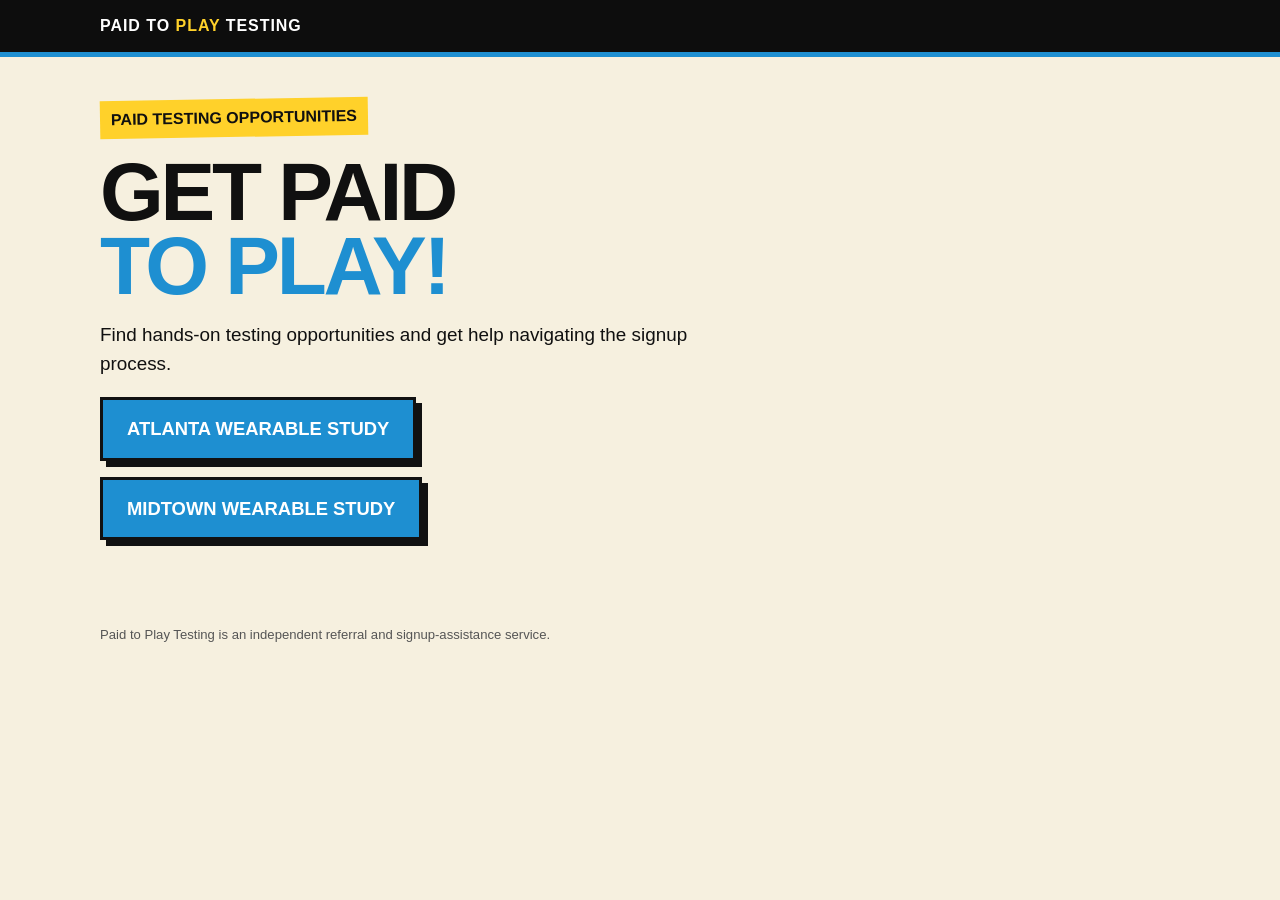
<file: index.html>
<!doctype html>
<html lang="en">
<head><meta charset="utf-8"><meta name="viewport" content="width=device-width,initial-scale=1">
<title>Paid to Play Testing</title><link rel="stylesheet" href="assets/style.css"><link rel="icon" type="image/png" sizes="512x512" href="assets/favicon.png?v=44">
<link rel="shortcut icon" href="assets/favicon.ico?v=44">
</head>
<body>
<header class="topbar"><div class="wrap brand">PAID TO <span>PLAY</span> TESTING</div></header>
<main><section class="hero"><div class="wrap">
<div class="kicker">PAID TESTING OPPORTUNITIES</div>
<h1>Get Paid<br><span class="blue">to Play!</span></h1>
<p class="lead">Find hands-on testing opportunities and get help navigating the signup process.</p>
<p><a class="cta" href="Atlanta/">Atlanta Wearable Study</a></p>
<p><a class="cta" href="Midtown/">Midtown Wearable Study</a></p>
</div></section></main>
<footer><div class="wrap"><p>Paid to Play Testing is an independent referral and signup-assistance service.</p></div></footer>
</body></html>
</file>
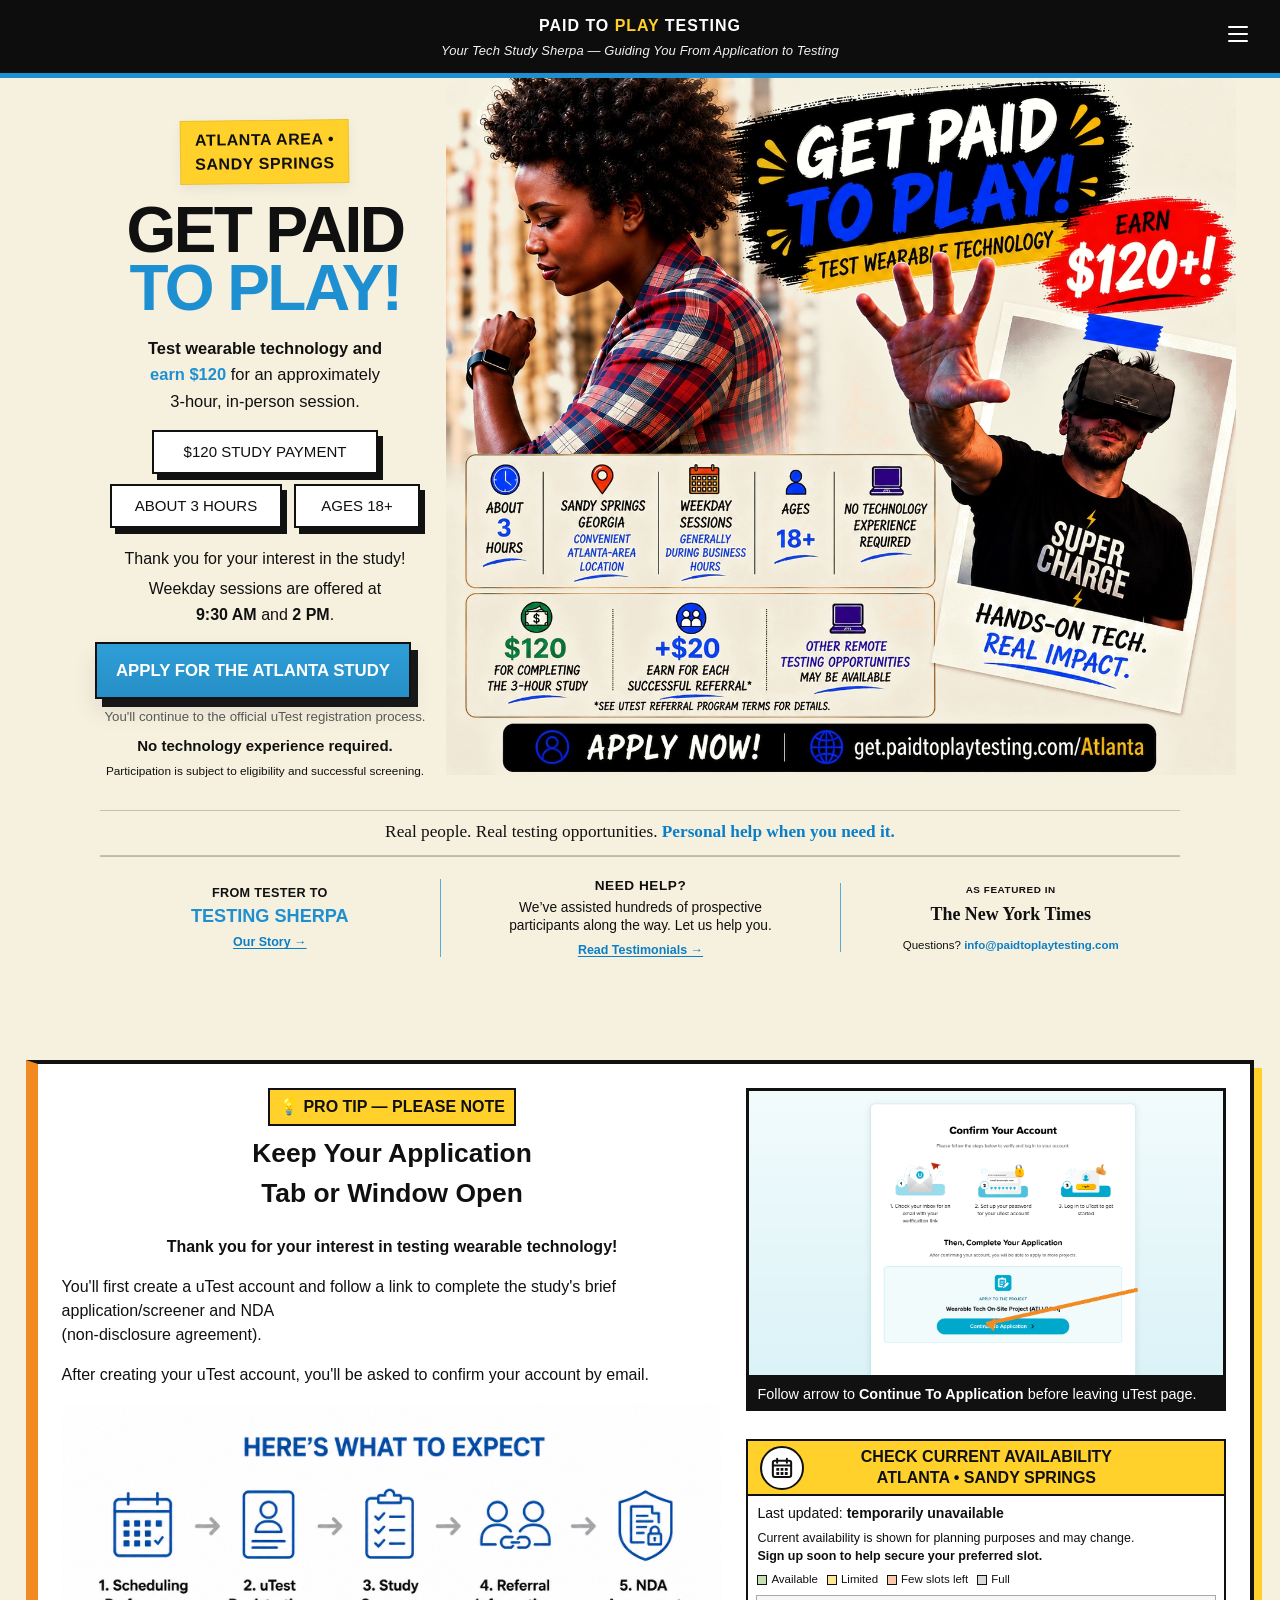
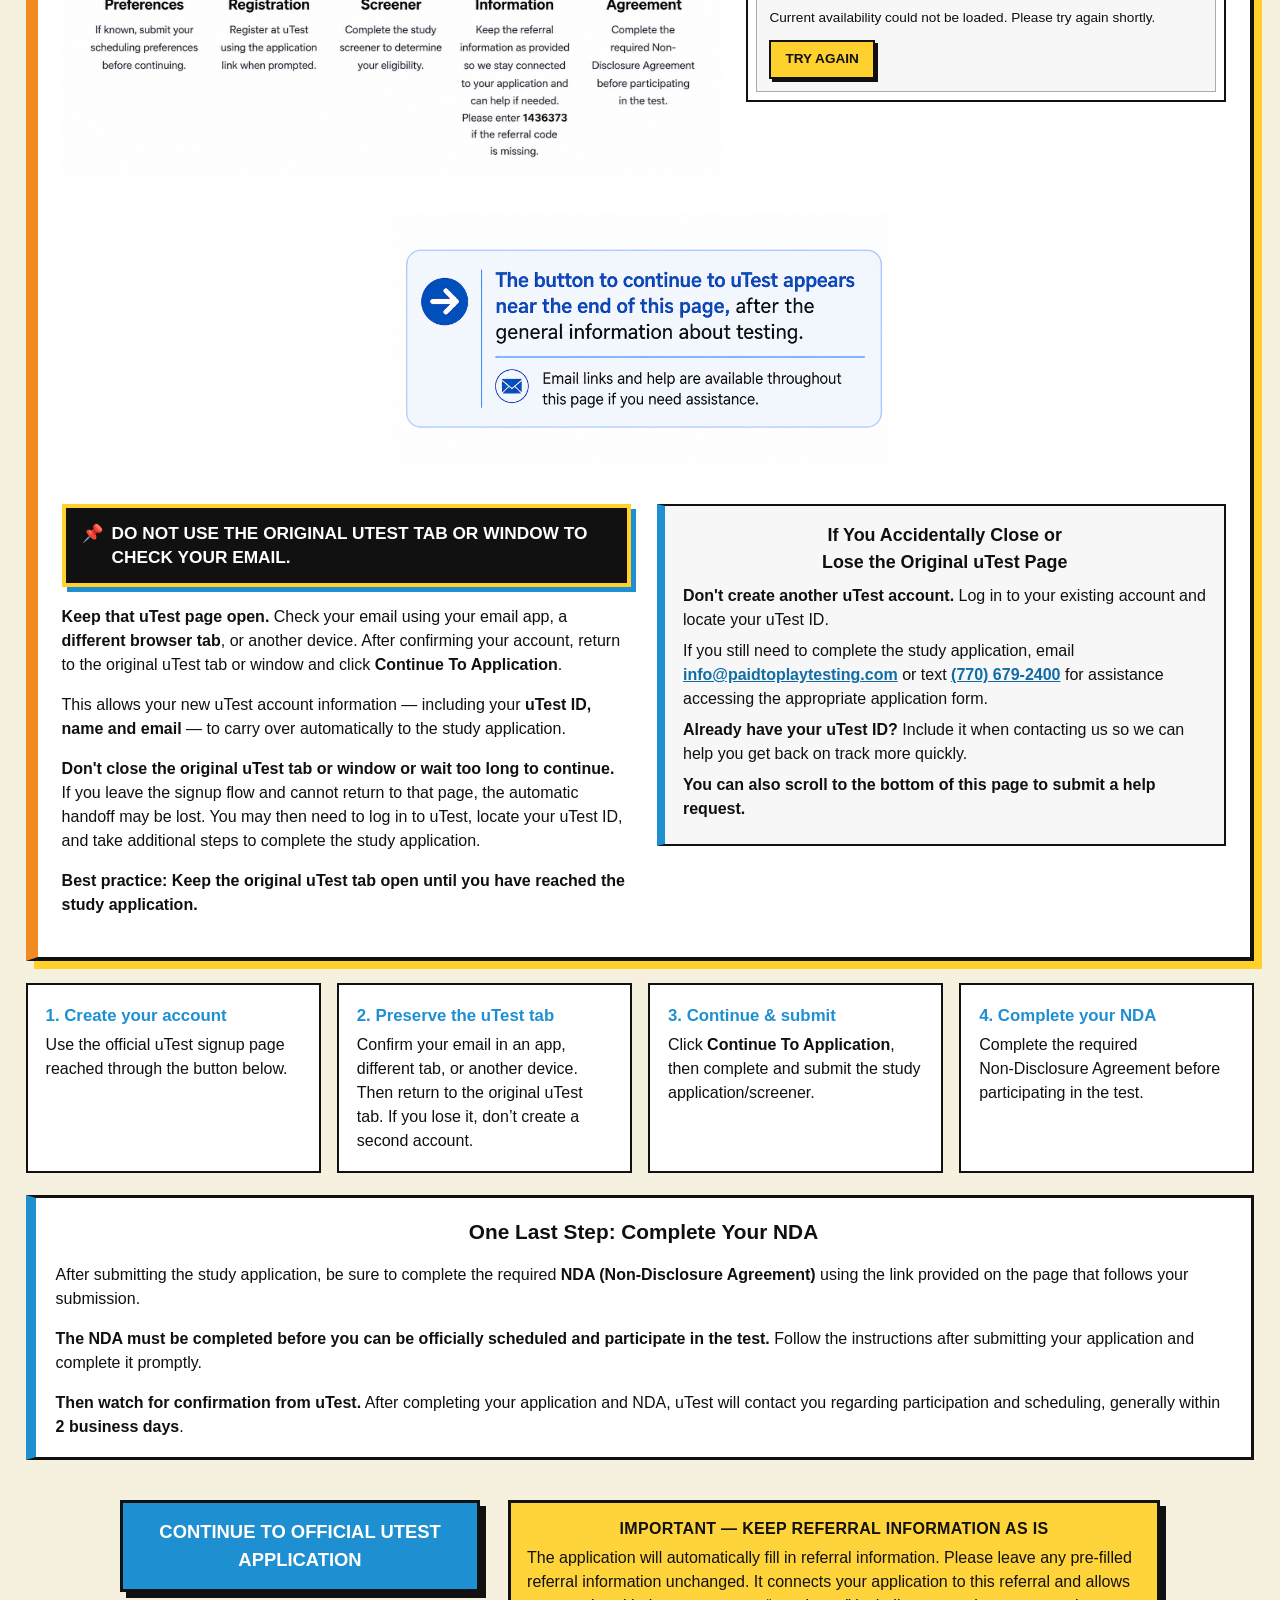
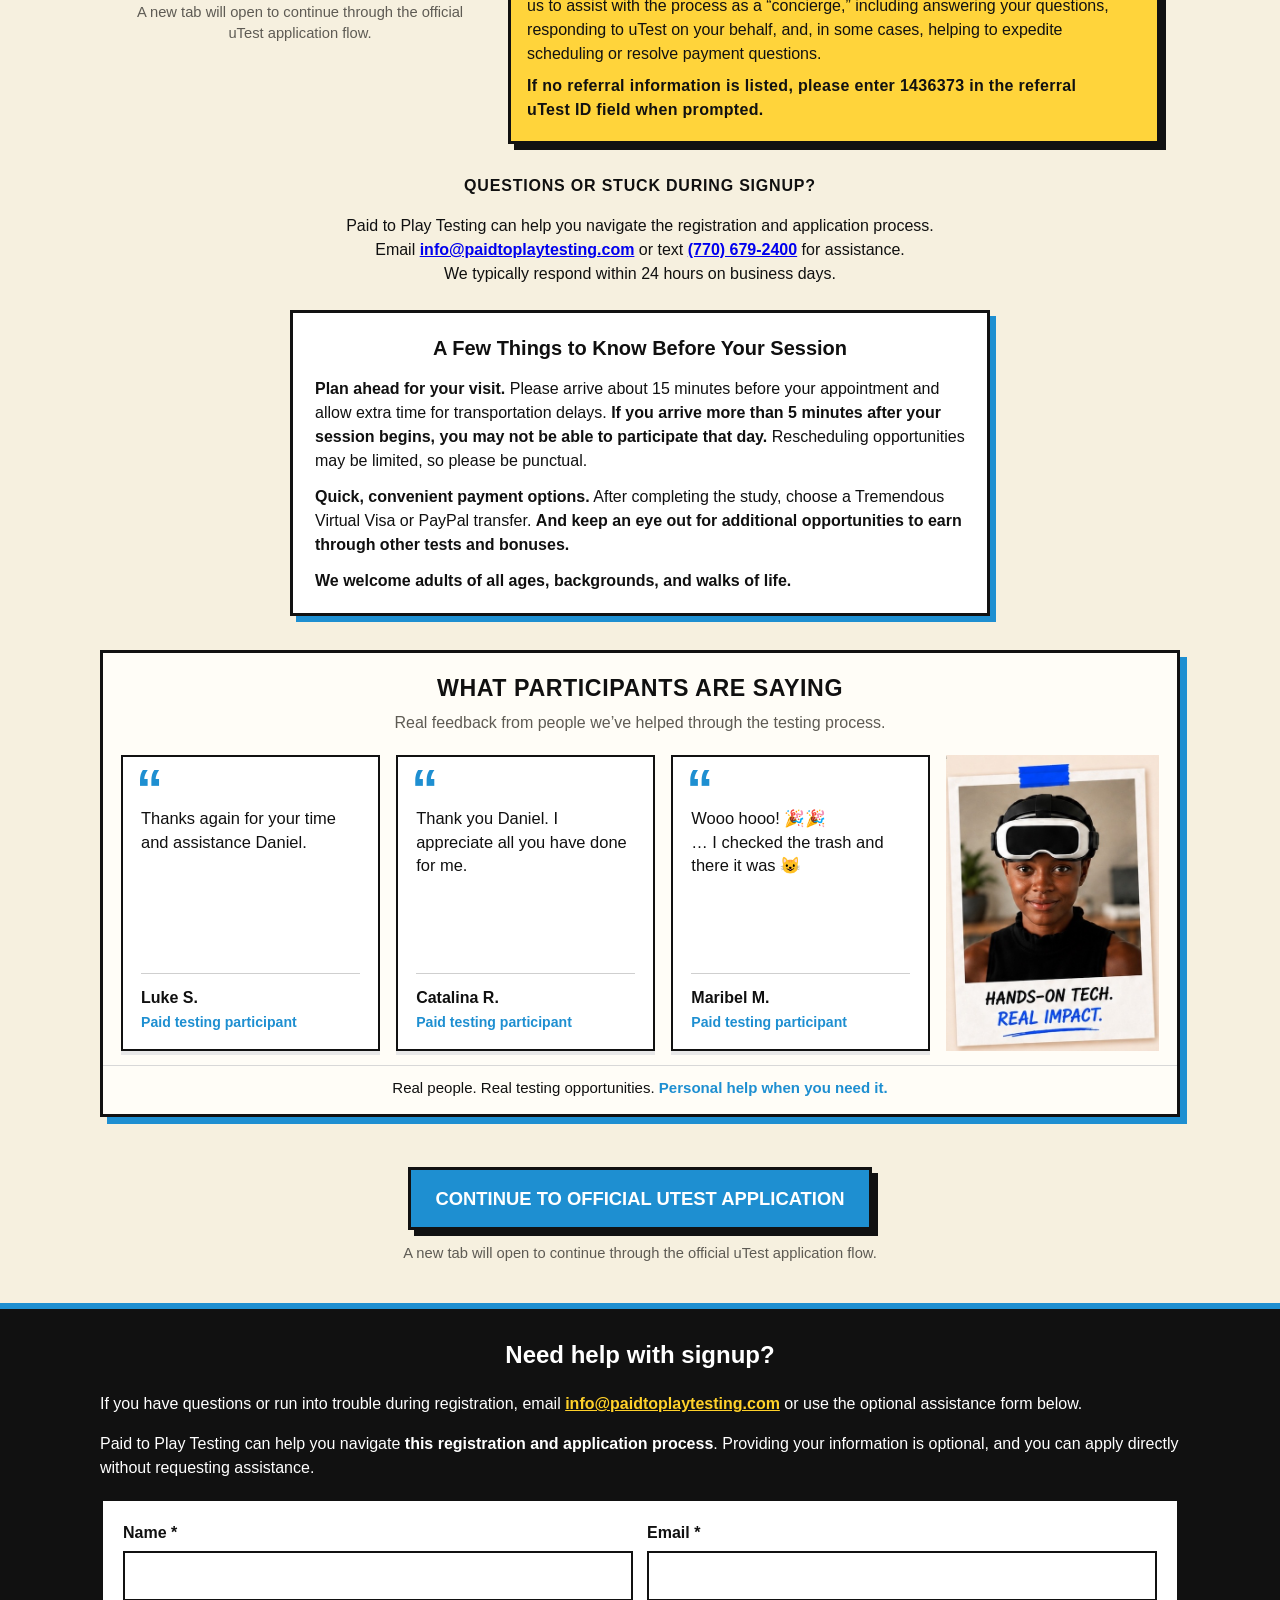
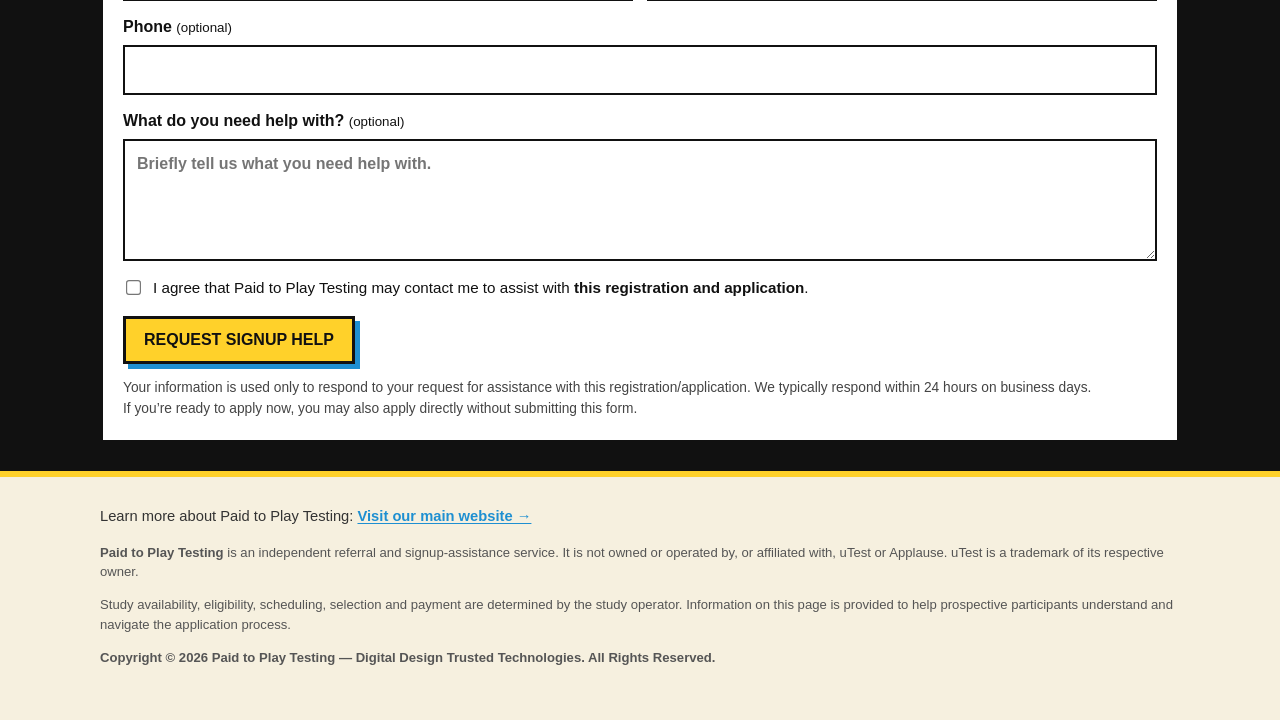
<file: Atlanta/index.html>
<!doctype html>
<html lang="en">
<head>
<meta charset="utf-8">
<meta name="viewport" content="width=device-width, initial-scale=1">
<meta name="format-detection" content="telephone=no">
<title>Atlanta Wearable Technology Study | Paid to Play Testing</title>
<meta name="description" content="Atlanta-area adults: apply for an in-person wearable technology testing opportunity in Sandy Springs paying $120 for approximately 3 hours.">
<link rel="stylesheet" href="../assets/style.css?v=1393">
<link rel="icon" type="image/png" sizes="512x512" href="../assets/favicon.png?v=47">
<link rel="shortcut icon" href="../assets/favicon.ico?v=47">

<style>
.brand-sherpa-tagline{
  margin-top:5px;
  font-size:13px;
  line-height:1.25;
  font-style:italic;
  font-weight:500;
  color:#f2f2f2;
  text-align:center;
  letter-spacing:.1px;
}
@media (max-width:600px){
  .brand-sherpa-tagline{
    font-size:11px;
    line-height:1.25;
    margin-top:4px;
    padding:0 12px;
  }
}
</style>


<style>
/* v40: center both brand lines in the black site header */
.site-header,
header.site-header,
.topbar,
header.topbar {
  text-align: center;
}
.site-header .brand,
header.site-header .brand,
.topbar .brand,
header.topbar .brand {
  width: 100%;
  margin-left: auto;
  margin-right: auto;
  text-align: center;
}
.brand-sherpa-tagline {
  text-align: center;
}
</style>


<style>
header.topbar {
  text-align:center !important;
}
header.topbar > * {
  margin-left:auto !important;
  margin-right:auto !important;
}
</style>


<style>
/* v41: slightly tighten the separation between the application CTA and What to expect */
.two-col {
  margin-top: -22px;
}
@media (max-width: 700px) {
  .two-col {
    margin-top: -16px;
  }
}

/* Atlanta desktop parity with the locked Midtown hero rhythm.
   Desktop only: mobile/tablet markup behavior remains unchanged. */
.atlanta-desktop-break,
.atlanta-desktop-thanks {
  display: none;
}
@media (min-width: 901px) {
  body.atlanta .hero .atlanta-desktop-break {
    display: inline;
  }
  body.atlanta .hero .desktop-lead-break {
    display: none;
  }
  body.atlanta .hero .hero-thanks-full {
    display: none;
  }
  body.atlanta .hero .atlanta-desktop-thanks {
    display: inline;
  }
  body.atlanta .hero .atlanta-desktop-hidden {
    display: none;
  }
}
</style>

<style>
/* ATLANTA DESKTOP CONSOLIDATED POLISH — desktop only; portrait mobile remains locked. */
.atlanta-desktop-ribbon-break{display:none}
.atlanta-desktop-post-cta{display:none}
@media (min-width:901px){
  body.atlanta .hero .atlanta-desktop-ribbon-break{display:block}

  /* Slightly more breathing room through the established desktop hero rhythm. */
  body.atlanta .hero .offer{margin:16px auto 18px!important}
  body.atlanta .hero .session-times{margin:3px auto 12px!important}
  body.atlanta .hero .hero-cta-row{margin-top:13px!important;margin-bottom:9px!important}
  body.atlanta .hero .hero-note{margin-top:8px!important}
  body.atlanta .hero{padding-bottom:47px!important}
  body.atlanta .hero .atlanta-desktop-post-cta{display:block;margin:10px auto 0;max-width:430px;text-align:center}
  body.atlanta .hero .atlanta-desktop-no-tech{margin:0;font-size:.94rem;line-height:1.35;font-weight:700}
  body.atlanta .hero .atlanta-desktop-eligibility{margin:8px 0 0;font-size:.74rem;line-height:1.35;font-weight:400}

  /* Desktop credibility order: Story | Need Help | Press. */
  body.atlanta .credibility-grid{grid-template-columns:1fr 1.18fr 1fr}
  body.atlanta .credibility-item{gap:5px;transform:translateY(0px)}
  body.atlanta .credibility-story>span{font-size:.79rem;letter-spacing:.025em}
  body.atlanta .credibility-story>strong{margin-top:0}
  body.atlanta .credibility-help>strong{font-size:.85rem;line-height:1.1;letter-spacing:.04em}
  body.atlanta .credibility-help>span{max-width:300px;font-size:.86rem;line-height:1.32}
  body.atlanta .atlanta-desktop-trust-link{display:inline-block;margin-top:3px;color:#0a7fc7;font-size:.78rem;line-height:1.15;font-weight:800;text-decoration:underline;text-underline-offset:2px}
  body.atlanta .credibility-press .credibility-eyebrow{font-size:.62rem;margin-bottom:2px}
  body.atlanta .credibility-press>strong{font-size:1.12rem}

  /* Desktop-only spacing test: modest breathing room after credibility strip. */
  body.atlanta .hero-credibility{padding-bottom:69px}

  /* Reuse the approved Atlanta modal language on desktop without touching mobile rules. */
  body.atlanta .atlanta-modal-backdrop{position:fixed;inset:0;z-index:10000;display:flex;align-items:center;justify-content:center;padding:24px;box-sizing:border-box;background:rgba(0,0,0,.62);overscroll-behavior:contain}
  body.atlanta .atlanta-modal-backdrop[hidden]{display:none!important}
  body.atlanta .atlanta-modal{position:relative;width:min(560px,calc(100vw - 48px));max-height:calc(100vh - 64px);overflow:auto;overflow-x:hidden;box-sizing:border-box;padding:28px 26px 25px;border:2px solid #111;border-radius:4px;background:#F6F0DF;color:#111;box-shadow:7px 7px 0 #118ee8;outline:none;-webkit-overflow-scrolling:touch}
  body.atlanta .atlanta-modal-accent{width:54px;height:5px;margin:0 0 13px;background:#f2cc21;transform:rotate(-1deg)}
  body.atlanta .atlanta-modal h2{margin:0 42px 15px 0;font-size:1.42rem;line-height:1.08;letter-spacing:.01em}
  body.atlanta .atlanta-modal p{margin:0 0 12px;font-size:.94rem;line-height:1.5}
  body.atlanta .atlanta-modal-close{position:absolute;top:12px;right:12px;width:36px;height:36px;padding:0;border:2px solid #111;border-radius:50%;background:#fff;color:#111;font:700 25px/30px Arial,sans-serif;text-align:center;cursor:pointer}
  body.atlanta .atlanta-modal-callout{margin:16px 0;padding:13px 14px;border:2px solid #111;background:#fff;box-shadow:4px 4px 0 #f2cc21}
  body.atlanta .atlanta-modal-callout>strong{display:block;margin-bottom:6px;font-size:.8rem;letter-spacing:.07em}
  body.atlanta .atlanta-modal-callout span{display:block;font-size:.88rem;line-height:1.44}
  body.atlanta .atlanta-modal-ending{margin-bottom:0!important}
  body.atlanta .atlanta-testimonial-card{margin:0 0 13px;padding:14px 15px;border:1.5px solid #111;background:#fff}
  body.atlanta .atlanta-testimonial-card:last-child{margin-bottom:0}
  body.atlanta .atlanta-testimonial-card p{margin:0 0 8px;font-size:.95rem;line-height:1.44}
  body.atlanta .atlanta-testimonial-card cite{display:block;font-size:.8rem;font-style:normal;font-weight:800}
  body.atlanta #atlanta-story-modal .atlanta-modal{padding-top:24px;padding-bottom:21px}
}
</style>

<!-- Privacy-friendly analytics by Plausible -->
<script async src="https://plausible.io/js/pa-c0Wt8fwlB-uVM_wcIl6Fx.js"></script>
<script>
  window.plausible=window.plausible||function(){(plausible.q=plausible.q||[]).push(arguments)},plausible.init=plausible.init||function(i){plausible.o=i||{}};
  plausible.init()
</script>


<style>
/* ATLANTA LOCKED PORTRAIT MOBILE IMPLEMENTATION — approved 2026-08-18 */
.atlanta-mobile-woman,.atlanta-mobile-vr,.atlanta-mobile-menu,.atlanta-mobile-credibility{display:none}
.atlanta-mobile-redirect-break{display:none}

@media (max-width:600px) and (orientation:portrait){
  html,body.atlanta{max-width:100%;overflow-x:clip}
  @supports not (overflow:clip){html,body.atlanta{overflow-x:hidden}}

  body.atlanta .topbar{
    position:relative!important;z-index:auto!important;overflow:visible!important;background:transparent!important;
    min-height:118px;padding:20px 48px 15px 16px;border-bottom:4px solid #118ee8;box-sizing:border-box;
  }
  body.atlanta .topbar::before{content:"";position:absolute;inset:0;z-index:0;background:#070707;pointer-events:none}
  body.atlanta .topbar .brand{position:relative;z-index:30!important;width:auto!important;font-size:21px;line-height:1.08;letter-spacing:.7px}
  body.atlanta .brand-sherpa-tagline{position:relative;z-index:30!important;max-width:300px;margin:8px auto 0!important;font-size:11px;line-height:1.45;font-style:normal}
  body.atlanta .atlanta-mobile-menu{display:none;position:absolute;z-index:30!important;right:18px;top:27px;width:29px;height:24px;padding:0;border:0;background:transparent;pointer-events:none}
  body.atlanta .atlanta-mobile-menu::before,body.atlanta .atlanta-mobile-menu::after,body.atlanta .atlanta-mobile-menu span{content:"";display:block;width:29px;height:3px;margin:0 0 6px;border-radius:2px;background:#fff}

  body.atlanta .hero{position:relative!important;z-index:auto!important;background:#F6F0DF;padding:20px 0 14px!important;overflow:visible!important}
  body.atlanta .hero-grid{display:block}
  body.atlanta .hero .copy{position:relative;min-height:670px!important;text-align:left;isolation:isolate;overflow:visible!important}
  body.atlanta .hero .visual{display:none!important}

  body.atlanta .atlanta-mobile-woman{display:block;position:absolute;top:-92px;right:-58px;width:167px;height:350px;overflow:visible;z-index:12;pointer-events:none}
  body.atlanta .atlanta-mobile-woman img{position:absolute;display:block;width:181px;max-width:none;height:auto;top:0;right:-6px}
  body.atlanta .atlanta-mobile-vr{display:block;position:absolute;top:286px;right:-10px;width:179px;height:auto;overflow:visible;z-index:16;pointer-events:none;transform:rotate(2.5deg);transform-origin:center}
  body.atlanta .atlanta-mobile-vr img{display:block;width:100%;height:auto;max-width:none}

  body.atlanta .hero .kicker{position:relative;z-index:20!important;width:max-content;max-width:none!important;margin:0 0 14px!important;padding:7px 9px!important;font-size:.69rem!important;line-height:1.15;white-space:nowrap;transform:translate(24px,-12px) rotate(-1deg)!important}
  body.atlanta .hero h1{position:relative;z-index:20!important;width:196px!important;margin:0 0 14px!important;font-size:40px!important;line-height:.88!important;white-space:nowrap;transform:translate(24px,-12px)!important}
  body.atlanta .hero .lead{position:relative;z-index:20!important;width:214px!important;max-width:214px!important;margin:0!important;font-size:.91rem!important;line-height:1.48!important;text-align:left;transform:translate(24px,-12px)!important}

  body.atlanta .hero .offer{position:relative;z-index:20!important;display:flex!important;flex-direction:column!important;align-items:center!important;gap:8px!important;width:254px!important;max-width:254px!important;margin:10px auto 17px!important;transform:translate(-48px,-12px)!important}
  body.atlanta .hero .offer-lower-pair{display:flex!important;flex-direction:row!important;align-items:stretch!important;justify-content:center!important;gap:9px!important;width:auto!important}
  body.atlanta .hero .pill{width:auto!important;min-height:38px!important;padding:8px 10px!important;font-size:.76rem!important;line-height:1.05!important;white-space:nowrap!important;box-shadow:3px 3px 0 #111!important}
  body.atlanta .hero .offer-detail-trigger:first-of-type{width:190px!important}
  body.atlanta .hero .offer-detail-trigger[data-detail="duration"]{width:137px!important}
  body.atlanta .hero .offer-detail-trigger[data-detail="age"]{width:101px!important}
  body.atlanta .offer-detail-trigger{position:relative!important;touch-action:manipulation}
  body.atlanta .offer-detail-trigger::after{content:"›";position:absolute;right:10px;top:50%;transform:translateY(-52%);font-size:.92em;line-height:1;font-weight:700;opacity:.58;pointer-events:none}
  body.atlanta .offer-detail-trigger:active{transform:translate(2px,2px)!important;box-shadow:2px 2px 0 #111!important}

  body.atlanta .offer-popover{box-sizing:border-box!important;left:calc(50% + 48px)!important;width:calc(100vw - 40px)!important;max-width:360px!important;min-width:0!important;padding:16px 42px 16px 16px!important;overflow-wrap:anywhere!important;word-break:normal!important}
  body.atlanta .offer-popover-copy{max-width:100%!important;min-width:0!important}
  body.atlanta .offer-popover-close{right:8px!important;top:8px!important}

  body.atlanta .hero .session-times{position:absolute!important;top:330px!important;left:14px!important;width:166px!important;max-width:166px!important;min-height:0!important;margin:0!important;padding:0!important;text-align:center!important;font-size:.83rem!important;line-height:1.48!important;z-index:18!important}
  body.atlanta .hero .hero-thanks{display:block!important;text-align:center!important;margin:0 0 7px!important}
  body.atlanta .hero .hero-thanks-full,body.atlanta .hero .atlanta-desktop-thanks{display:none!important}
  body.atlanta .hero .hero-thanks-mobile{display:inline!important}
  body.atlanta .hero .atlanta-session-offered,body.atlanta .hero .atlanta-desktop-hidden{display:none!important}
  body.atlanta .hero .mobile-session-break{display:inline!important}

  body.atlanta .hero .hero-cta-row{position:absolute!important;top:548px!important;left:0!important;right:0!important;width:100%!important;margin:0!important;text-align:center!important;z-index:24!important}
  body.atlanta .hero .hero-cta-row .cta{position:relative!important;z-index:24!important;display:inline-block!important;width:min(330px,86vw)!important;min-width:0!important;max-width:330px!important;min-height:0!important;box-sizing:border-box!important;padding:10px 18px 11px!important;font-size:1.22rem!important;line-height:.98!important;white-space:normal!important;text-align:center!important;border-width:2px!important;box-shadow:5px 5px 0 #111!important}
  body.atlanta .hero .hero-cta-row .cta .cta-atl-prefix,body.atlanta .hero .hero-cta-row .cta .cta-atl-rest{display:block!important}
  body.atlanta .hero .hero-note{position:absolute!important;top:615px!important;left:50%!important;transform:translateX(-50%)!important;z-index:26!important;width:300px!important;max-width:80vw!important;margin:0!important;padding:5px 6px!important;box-sizing:border-box!important;background:#F6F0DF!important;text-align:center!important;font-size:.88rem!important;line-height:1.34!important}
  body.atlanta .atlanta-mobile-redirect-break{display:inline}

  body.atlanta .hero-credibility .credibility-grid{display:none!important}
  body.atlanta .hero-credibility{position:relative;z-index:10;margin-top:0!important;padding:18px 20px 22px!important;background:#F6F0DF!important}
  body.atlanta .atlanta-mobile-credibility{display:block!important;max-width:330px;margin:0 auto;text-align:center}
  body.atlanta .atlanta-mobile-trust-block{padding:13px 0}
  body.atlanta .atlanta-mobile-trust-block + .atlanta-mobile-trust-block{border-top:1px solid rgba(17,17,17,.18)}
  body.atlanta .atlanta-mobile-trust-kicker{font-size:1.04rem;line-height:1.16;font-weight:800;letter-spacing:.08em;text-transform:uppercase}
  body.atlanta .atlanta-mobile-trust-link{display:inline-block;margin-top:4px;font-size:1.02rem;line-height:1.22;font-weight:700;color:inherit;text-decoration:underline;text-underline-offset:2px;cursor:pointer}
  body.atlanta .atlanta-mobile-trust-help p{margin:7px auto 5px;max-width:315px;font-size:1.08rem;line-height:1.4}
  body.atlanta .atlanta-mobile-trust-press .atlanta-mobile-trust-kicker{font-size:.68rem;line-height:1.18}
  body.atlanta .atlanta-mobile-trust-nyt{margin-top:4px;font-family:Georgia,"Times New Roman",serif;font-size:1rem;line-height:1.12;font-weight:700}

  .atlanta-modal-backdrop{position:fixed;inset:0;z-index:10000;display:flex;align-items:center;justify-content:center;padding:18px;box-sizing:border-box;background:rgba(0,0,0,.62);overscroll-behavior:contain}
  .atlanta-modal-backdrop[hidden]{display:none!important}
  .atlanta-modal{position:relative;width:min(360px,calc(100vw - 36px));max-height:calc(100dvh - 36px);overflow:auto;overflow-x:hidden;box-sizing:border-box;padding:25px 20px 22px;border:2px solid #111;border-radius:4px;background:#F6F0DF;color:#111;box-shadow:7px 7px 0 #118ee8;outline:none;-webkit-overflow-scrolling:touch}
  .atlanta-modal-accent{width:54px;height:5px;margin:0 0 13px;background:#f2cc21;transform:rotate(-1deg)}
  .atlanta-modal h2{margin:0 35px 15px 0;font-size:1.28rem;line-height:1.08;letter-spacing:.01em}
  .atlanta-modal p{margin:0 0 12px;font-size:.88rem;line-height:1.48}
  .atlanta-modal-close{position:absolute;top:10px;right:10px;width:34px;height:34px;padding:0;border:2px solid #111;border-radius:50%;background:#fff;color:#111;font:700 24px/28px Arial,sans-serif;text-align:center;cursor:pointer}
  .atlanta-modal-callout{margin:15px 0;padding:12px 13px;border:2px solid #111;background:#fff;box-shadow:4px 4px 0 #f2cc21}
  .atlanta-modal-callout>strong{display:block;margin-bottom:6px;font-size:.78rem;letter-spacing:.07em}
  .atlanta-modal-callout span{display:block;font-size:.82rem;line-height:1.42}
  .atlanta-modal-ending{margin-bottom:0!important}
  .atlanta-testimonial-card{margin:0 0 13px;padding:13px 14px;border:1.5px solid #111;background:#fff}
  .atlanta-testimonial-card:last-child{margin-bottom:0}
  .atlanta-testimonial-card p{margin:0 0 8px;font-size:.9rem;line-height:1.42}
  .atlanta-testimonial-card cite{display:block;font-size:.78rem;font-style:normal;font-weight:800}

  #atlanta-story-modal .atlanta-modal{padding-top:22px!important;padding-bottom:18px!important}
  #atlanta-story-modal .atlanta-modal-accent{margin-bottom:9px!important}
  #atlanta-story-modal .atlanta-modal h2{margin-bottom:10px!important}
  #atlanta-story-modal .atlanta-modal p{margin-bottom:8px!important}
  #atlanta-story-modal .atlanta-modal-callout{margin-top:10px!important;margin-bottom:9px!important;padding-top:9px!important;padding-bottom:9px!important}
  #atlanta-story-modal .atlanta-modal-callout>strong{margin-bottom:5px!important}
  #atlanta-story-modal .atlanta-modal-ending{margin-top:0!important;margin-bottom:0!important}
}
@media (min-width:414px) and (max-width:600px) and (orientation:portrait){body.atlanta .atlanta-mobile-woman{right:-50px}}
@media (min-width:430px) and (max-width:600px) and (orientation:portrait){body.atlanta .atlanta-mobile-woman{right:-46px}}
html.atlanta-modal-open,body.atlanta-modal-open{overflow:hidden!important;overscroll-behavior:none!important}
</style>


<style>
/* Atlanta desktop contact + minimal hamburger utility test. Desktop only; mobile remains locked. */
.atlanta-desktop-contact,.atlanta-desktop-utility-menu{display:none}
@media (min-width:901px){
  body.atlanta .credibility-press .atlanta-desktop-contact{display:block;margin-top:8px;font-family:Arial,Helvetica,sans-serif;font-size:.72rem;line-height:1.25;font-weight:400;color:#111;text-align:center}
  body.atlanta .credibility-press .atlanta-desktop-contact a{color:#0a7fc7;font-weight:700;text-decoration:none}
  body.atlanta header.topbar .atlanta-mobile-menu{display:block;position:absolute;z-index:80;right:20px;top:12px;width:44px;height:44px;padding:0;border:0;background:transparent;pointer-events:auto;cursor:pointer}
  body.atlanta header.topbar .atlanta-mobile-menu::before,body.atlanta header.topbar .atlanta-mobile-menu::after,body.atlanta header.topbar .atlanta-mobile-menu span{content:"";position:absolute;left:12px;display:block;width:20px;height:2px;margin:0;border-radius:1px;background:#fff}
  body.atlanta header.topbar .atlanta-mobile-menu::before{top:14px}
  body.atlanta header.topbar .atlanta-mobile-menu span{top:21px}
  body.atlanta header.topbar .atlanta-mobile-menu::after{top:28px}
  body.atlanta .atlanta-desktop-utility-menu{display:block;position:fixed;z-index:75;top:0;right:0;width:100%;height:100%;pointer-events:none}
  body.atlanta .atlanta-desktop-utility-menu[hidden]{display:none}
  body.atlanta .atlanta-desktop-utility-panel{position:absolute;top:76px;right:24px;width:min(330px,calc(100vw - 48px));padding:14px 16px 16px;background:#0b0b0b;border:2px solid #111;box-shadow:5px 5px 0 #1696d2;pointer-events:auto}
  body.atlanta .atlanta-desktop-utility-panel a,body.atlanta .atlanta-desktop-utility-panel button{display:block;width:100%;box-sizing:border-box;margin:0;padding:11px 8px;border:0;border-bottom:1px solid rgba(255,255,255,.2);background:transparent;color:#fff;font:700 13px/1.2 Arial,Helvetica,sans-serif;text-align:left;text-decoration:none;cursor:pointer}
  body.atlanta .atlanta-desktop-utility-panel a:hover,body.atlanta .atlanta-desktop-utility-panel button:hover{color:#28a9e2}
  body.atlanta .atlanta-desktop-utility-panel .atlanta-desktop-menu-close{padding-top:3px;padding-bottom:9px;color:#f2c300;font-size:11px;text-align:right}
  body.atlanta .atlanta-desktop-utility-panel .atlanta-desktop-menu-main-site{margin-top:8px;padding-top:14px;border-top:1px solid rgba(255,255,255,.28);color:#cfcfcf;font-weight:600}
  body.atlanta .atlanta-desktop-utility-panel > :last-child{border-bottom:0}
}
</style>
<style>
/* ATLANTA MOBILE COMPOSITION PROTOTYPE — isolated duplicate only.
   Production Atlanta HTML and shared CSS remain untouched. */
.mobile-woman-stage,.mobile-promo-stage,.mobile-vr-stage,.mobile-menu-prototype{display:none}
@media (max-width:600px) and (orientation:portrait){
  body.mobile-woman-prototype .topbar{
    position:relative;
    min-height:118px;
    padding:20px 48px 15px 16px;
    border-bottom:4px solid #118ee8;
    box-sizing:border-box;
  }
  body.mobile-woman-prototype .topbar .brand{
    width:auto!important;
    font-size:21px;
    line-height:1.08;
    letter-spacing:.7px;
  }
  body.mobile-woman-prototype .brand-sherpa-tagline{
    max-width:300px;
    margin:8px auto 0!important;
    font-size:11px;
    line-height:1.45;
    font-style:normal;
  }
  body.mobile-woman-prototype .mobile-menu-prototype{
    display:block;
    position:absolute;
    right:18px;
    top:27px;
    width:29px;
    height:24px;
    padding:0;
    border:0;
    background:transparent;
    pointer-events:none;
  }
  body.mobile-woman-prototype .mobile-menu-prototype::before,
  body.mobile-woman-prototype .mobile-menu-prototype::after,
  body.mobile-woman-prototype .mobile-menu-prototype span{
    content:"";
    display:block;
    width:29px;
    height:3px;
    margin:0 0 6px;
    border-radius:2px;
    background:#fff;
  }

  body.mobile-woman-prototype .hero{
    position:relative;
    background:#F6F0DF;
    padding:25px 0 22px;
    overflow:hidden;
  }
  body.mobile-woman-prototype .hero-grid{display:block}
  body.mobile-woman-prototype .hero .copy{
    position:relative;
    min-height:770px;
    text-align:left;
    isolation:isolate;
  }
  body.mobile-woman-prototype .hero .visual{display:none!important}

  /* Upper-right woman: transparent asset over the site's cream field. */
  body.mobile-woman-prototype .mobile-woman-stage{
    display:block;
    position:absolute;
    z-index:1;
    top:-27px;
    right:-40px;
    width:222px;
    height:355px;
    overflow:hidden;
    pointer-events:none;
  }
  body.mobile-woman-prototype .mobile-woman-stage img{
    position:absolute;
    display:block;
    width:238px;
    max-width:none;
    height:auto;
    top:-1px;
    right:-8px;
  }

  body.mobile-woman-prototype .hero .kicker{
    position:relative;
    z-index:4;
    width:max-content;
    max-width:225px;
    margin:0 0 16px;
    padding:8px 10px;
    font-size:.72rem;
    line-height:1.15;
    white-space:nowrap;
  }
  body.mobile-woman-prototype .hero h1{
    position:relative;
    z-index:4;
    width:217px;
    margin:0 0 17px;
    font-size:42px;
    line-height:.89;
    white-space:nowrap;
  }
  body.mobile-woman-prototype .hero .lead{
    position:relative;
    z-index:4;
    width:205px;
    max-width:205px;
    margin:0;
    font-size:.95rem;
    line-height:1.5;
    text-align:left;
  }

  /* Keep the existing study controls live and readable. */
  body.mobile-woman-prototype .hero .offer{
    position:relative;
    z-index:6;
    width:306px!important;
    margin:30px 0 22px 0!important;
  }

  /* Independent promo artwork, tucked into the woman/control relationship. */
  body.mobile-woman-prototype .mobile-promo-stage{
    display:block;
    position:absolute;
    z-index:5;
    top:344px;
    right:-2px;
    width:189px;
    height:139px;
    overflow:visible;
    pointer-events:none;
    transform:rotate(-1.5deg);
    transform-origin:center;
  }
  body.mobile-woman-prototype .mobile-promo-stage img{
    display:block;
    width:100%;
    height:auto;
    max-width:none;
  }

  /* Session copy occupies the left while the VR Polaroid continues the art on right. */
  body.mobile-woman-prototype .hero .session-times{
    position:relative;
    z-index:6;
    width:205px;
    max-width:205px;
    min-height:210px;
    margin:15px 0 0 4px !important;
    text-align:center !important;
    font-size:.92rem;
    line-height:1.55;
  }
  body.mobile-woman-prototype .mobile-vr-stage{
    display:block;
    position:absolute;
    z-index:5;
    top:491px;
    right:-18px;
    width:197px;
    height:210px;
    overflow:visible;
    pointer-events:none;
    transform:rotate(3deg);
    transform-origin:center;
  }
  body.mobile-woman-prototype .mobile-vr-stage img{
    display:block;
    width:100%;
    height:auto;
    max-width:none;
  }

  body.mobile-woman-prototype .hero .hero-cta-row{
    position:relative;
    z-index:8;
    clear:both;
    margin:5px 0 0!important;
  }
  body.mobile-woman-prototype .hero .hero-note{
    position:relative;
    z-index:8;
  }
  body.mobile-woman-prototype .hero-credibility{
    position:relative;
    z-index:10;
    background:#F6F0DF;
  }
}
</style>

<style>
/* ATLANTA MOBILE CORRECTIVE COMPOSITION PASS — prototype only */
@media (max-width:600px) and (orientation:portrait){
  /* Zone framework + deliberate stacking */
  body.mobile-woman-prototype .hero{
    padding:20px 0 14px !important;
    overflow:hidden;
  }
  body.mobile-woman-prototype .hero .copy{
    position:relative;
    min-height:650px !important;
    text-align:left;
    isolation:isolate;
  }
  body.mobile-woman-prototype .hero .visual{display:none!important}

  /* ZONE 1 — upper hero */
  body.mobile-woman-prototype .mobile-woman-stage{
    z-index:2 !important;
    top:-8px !important;
    right:-48px !important;
    width:167px !important;
    height:284px !important;
    overflow:hidden !important;
  }
  body.mobile-woman-prototype .mobile-woman-stage img{
    width:181px !important;
    top:0 !important;
    right:-5px !important;
  }
  body.mobile-woman-prototype .hero .kicker{
    z-index:8 !important;
    max-width:none !important;
    margin:0 0 14px !important;
    padding:7px 9px !important;
    font-size:.69rem !important;
  }
  body.mobile-woman-prototype .hero h1{
    z-index:8 !important;
    width:196px !important;
    margin:0 0 14px !important;
    font-size:40px !important;
    line-height:.88 !important;
  }

  /* ZONE 2 — controlled description */
  body.mobile-woman-prototype .hero .lead{
    z-index:8 !important;
    width:198px !important;
    max-width:198px !important;
    margin:0 !important;
    font-size:.91rem !important;
    line-height:1.48 !important;
  }

  /* ZONE 3 — compact 1-over-2 pyramid */
  body.mobile-woman-prototype .hero .offer{
    position:relative;
    z-index:10 !important;
    display:flex !important;
    flex-direction:column !important;
    align-items:center !important;
    gap:8px !important;
    width:254px !important;
    max-width:254px !important;
    margin:24px auto 17px !important;
  }
  body.mobile-woman-prototype .hero .offer-lower-pair{
    display:flex !important;
    flex-direction:row !important;
    align-items:stretch !important;
    justify-content:center !important;
    gap:9px !important;
    width:auto !important;
  }
  body.mobile-woman-prototype .hero .pill{
    width:auto !important;
    min-height:38px !important;
    padding:8px 10px !important;
    font-size:.76rem !important;
    line-height:1.05 !important;
    white-space:nowrap !important;
    box-shadow:3px 3px 0 #111 !important;
  }
  body.mobile-woman-prototype .hero .offer-detail-trigger:first-of-type{
    width:190px !important;
  }
  body.mobile-woman-prototype .hero .offer-detail-trigger[data-detail="duration"]{
    width:137px !important;
  }
  body.mobile-woman-prototype .hero .offer-detail-trigger[data-detail="age"]{
    width:101px !important;
  }

  /* ZONE 4 — promo + VR read as one cluster, never under controls */
  body.mobile-woman-prototype .mobile-promo-stage{
    display:block !important;
    z-index:5 !important;
    top:342px !important;
    right:-5px !important;
    width:176px !important;
    height:auto !important;
    overflow:visible !important;
    transform:rotate(-1.3deg) !important;
  }
  body.mobile-woman-prototype .mobile-vr-stage{
    display:block !important;
    z-index:6 !important;
    top:465px !important;
    right:-9px !important;
    width:179px !important;
    height:auto !important;
    overflow:visible !important;
    transform:rotate(2.5deg) !important;
  }

  /* ZONE 5 — only requested Atlanta session copy */
  body.mobile-woman-prototype .hero .session-times{
    position:relative;
    z-index:9 !important;
    width:230px !important;
    max-width:230px !important;
    min-height:146px !important;
    margin:15px auto 0 !important;
    text-align:center !important;
    font-size:.83rem !important;
    line-height:1.5 !important;
  }
  body.mobile-woman-prototype .hero .hero-thanks{
    display:block !important;
    text-align:center !important;
    margin-bottom:8px !important;
  }
  body.mobile-woman-prototype .hero .session-offered{
    display:none !important;
  }
  body.mobile-woman-prototype .hero .atlanta-desktop-hidden{
    display:none !important;
  }

  /* ZONE 6 — compact, one-line functional CTA */
  body.mobile-woman-prototype .hero .hero-cta-row{
    z-index:12 !important;
    margin:8px 0 0 !important;
    text-align:center !important;
  }
  body.mobile-woman-prototype .hero .hero-cta-row .cta{
    display:inline-block !important;
    width:auto !important;
    min-width:0 !important;
    max-width:320px !important;
    padding:11px 15px !important;
    font-size:.82rem !important;
    line-height:1 !important;
    white-space:nowrap !important;
    border-width:2px !important;
    box-shadow:4px 4px 0 #111 !important;
  }
  body.mobile-woman-prototype .hero .hero-note{
    z-index:12 !important;
    max-width:310px !important;
    margin:8px auto 0 !important;
    text-align:center !important;
    font-size:.72rem !important;
    line-height:1.35 !important;
  }

  /* ZONE 7 — compact credibility bridge */
  body.mobile-woman-prototype .hero-credibility{
    padding:6px 0 10px !important;
  }
  body.mobile-woman-prototype .hero-credibility .wrap{
    width:min(370px,95vw) !important;
  }
  body.mobile-woman-prototype .credibility-grid{
    display:grid !important;
    grid-template-columns:.9fr 1fr 1.2fr !important;
    align-items:stretch !important;
    min-height:0 !important;
    padding-top:8px !important;
    border-top:1px solid rgba(16,16,16,.24) !important;
  }
  body.mobile-woman-prototype .credibility-item{
    min-height:54px !important;
    padding:4px 7px !important;
    font-size:.67rem !important;
    line-height:1.2 !important;
  }
  body.mobile-woman-prototype .credibility-item + .credibility-item{
    border-top:0 !important;
    border-left:1px solid rgba(30,143,209,.58) !important;
  }
  body.mobile-woman-prototype .credibility-story{
    font-size:.68rem !important;
  }
  body.mobile-woman-prototype .credibility-story strong{
    margin-top:2px !important;
    font-size:1.04em !important;
  }
  body.mobile-woman-prototype .credibility-eyebrow{
    font-size:.53rem !important;
    margin-bottom:2px !important;
  }
  body.mobile-woman-prototype .credibility-press strong{
    font-size:.86rem !important;
  }
  body.mobile-woman-prototype .credibility-proof{
    max-width:none !important;
    margin:0 !important;
    font-size:.64rem !important;
    line-height:1.25 !important;
  }
}
</style>

<style>
/* ATLANTA MOBILE TARGETED REFINEMENT — prototype only; production/shared CSS untouched */
@media (max-width:600px) and (orientation:portrait){
  /* 1. Preserve scale; move the woman higher and farther into the right edge. */
  body.mobile-woman-prototype .mobile-woman-stage{
    top:-4px !important;
    right:-44px !important;
  }
  body.mobile-woman-prototype .mobile-woman-stage img{
    right:-6px !important;
  }

  /* 2. Keep the successful 1-over-2 pyramid, nudged left as one unit. */
  body.mobile-woman-prototype .hero .offer{
    transform:translateX(-12px);
  }

  /* 4. CTA and redirect note remain a deliberate readable pair above artwork. */
  body.mobile-woman-prototype .hero .hero-cta-row{
    position:relative;
    z-index:14 !important;
    margin-top:12px !important;
  }
  body.mobile-woman-prototype .hero .hero-note{
    position:relative;
    z-index:15 !important;
    width:max-content !important;
    max-width:min(310px,88vw) !important;
    box-sizing:border-box;
    margin:7px auto 0 !important;
    padding:5px 9px !important;
    background:#F6F0DF;
    text-align:center !important;
    line-height:1.35 !important;
  }
}

/* Nearby wider phones get breathing room without changing the composition model. */
@media (min-width:414px) and (max-width:600px) and (orientation:portrait){
  body.mobile-woman-prototype .mobile-woman-stage{right:-38px !important;}
  body.mobile-woman-prototype .hero .lead{width:207px !important;max-width:207px !important;}
  body.mobile-woman-prototype .hero .offer{transform:translateX(-10px);}
}

@media (min-width:430px) and (max-width:600px) and (orientation:portrait){
  body.mobile-woman-prototype .mobile-woman-stage{right:-34px !important;}
  body.mobile-woman-prototype .hero .lead{width:214px !important;max-width:214px !important;}
}
</style>

<style>
/* HEADER-BREAKOUT + LOWER-HERO IMPLEMENTATION — isolated mobile prototype only */
@media (max-width:600px) and (orientation:portrait){

  /* Let the woman intentionally break upward into the black header.
     Header background stays behind her; branding/menu stay above her. */
  body.mobile-woman-prototype .topbar{
    position:relative !important;
    z-index:auto !important;
    overflow:visible !important;
    background:transparent !important;
  }
  body.mobile-woman-prototype .topbar::before{
    content:"";
    position:absolute;
    inset:0;
    z-index:0;
    background:#070707;
    pointer-events:none;
  }
  body.mobile-woman-prototype .topbar .brand,
  body.mobile-woman-prototype .brand-sherpa-tagline,
  body.mobile-woman-prototype .mobile-menu-prototype{
    position:relative;
    z-index:30 !important;
  }
  body.mobile-woman-prototype .mobile-menu-prototype{
    position:absolute !important;
  }

  body.mobile-woman-prototype .hero{
    overflow:visible !important;
    position:relative !important;
    z-index:auto !important;
  }
  body.mobile-woman-prototype .hero .copy{
    min-height:760px !important;
    overflow:visible !important;
  }

  /* Woman keeps existing scale, but intentionally enters the header.
     She remains behind header UI. */
  body.mobile-woman-prototype .mobile-woman-stage{
    top:-92px !important;
    right:-58px !important;
    width:167px !important;
    height:350px !important;
    overflow:visible !important;
    z-index:12 !important;
  }
  body.mobile-woman-prototype .mobile-woman-stage img{
    width:181px !important;
    right:-6px !important;
    top:0 !important;
  }

  /* Keep upper hero text/control UI above the woman where their territories approach. */
  body.mobile-woman-prototype .hero .kicker,
  body.mobile-woman-prototype .hero h1,
  body.mobile-woman-prototype .hero .lead,
  body.mobile-woman-prototype .hero .offer{
    z-index:20 !important;
  }

  /* Lower hero becomes an explicit two-zone row:
     session copy left, promo right. */
  body.mobile-woman-prototype .hero .session-times{
    position:absolute !important;
    top:414px !important;
    left:4px !important;
    width:166px !important;
    max-width:166px !important;
    min-height:0 !important;
    margin:0 !important;
    padding:0 !important;
    text-align:center !important;
    line-height:1.48 !important;
    z-index:18 !important;
  }
  body.mobile-woman-prototype .hero .hero-thanks{
    display:block !important;
    margin:0 0 16px !important;
    text-align:center !important;
  }

  body.mobile-woman-prototype .mobile-promo-stage{
    top:405px !important;
    right:-1px !important;
    width:176px !important;
    height:auto !important;
    overflow:visible !important;
    z-index:16 !important;
    transform:rotate(-1.3deg) !important;
  }

  /* VR remains primarily right and rises behind CTA. */
  body.mobile-woman-prototype .mobile-vr-stage{
    top:535px !important;
    right:-7px !important;
    width:179px !important;
    height:auto !important;
    overflow:visible !important;
    z-index:14 !important;
    transform:rotate(2.5deg) !important;
  }

  /* Centered CTA in front of the participant hand. */
  body.mobile-woman-prototype .hero .hero-cta-row{
    position:absolute !important;
    top:574px !important;
    left:0 !important;
    right:0 !important;
    width:100% !important;
    margin:0 !important;
    text-align:center !important;
    z-index:24 !important;
  }
  body.mobile-woman-prototype .hero .hero-cta-row .cta{
    position:relative !important;
    z-index:24 !important;
  }

  /* Dedicated clean note zone below the CTA; art cannot pass through it. */
  body.mobile-woman-prototype .hero .hero-note{
    position:absolute !important;
    top:637px !important;
    left:50% !important;
    transform:translateX(-50%) !important;
    z-index:26 !important;
    width:310px !important;
    max-width:84vw !important;
    margin:0 !important;
    padding:7px 10px !important;
    box-sizing:border-box !important;
    background:#F6F0DF !important;
    text-align:center !important;
    line-height:1.35 !important;
  }
}

/* Nearby wider phones keep the same composition with a little extra separation. */
@media (min-width:414px) and (max-width:600px) and (orientation:portrait){
  body.mobile-woman-prototype .mobile-woman-stage{right:-50px !important;}
  body.mobile-woman-prototype .hero .session-times{left:8px !important;width:176px !important;max-width:176px !important;}
  body.mobile-woman-prototype .mobile-promo-stage{right:3px !important;}
}
@media (min-width:430px) and (max-width:600px) and (orientation:portrait){
  body.mobile-woman-prototype .mobile-woman-stage{right:-46px !important;}
  body.mobile-woman-prototype .hero .session-times{left:12px !important;width:184px !important;max-width:184px !important;}
  body.mobile-woman-prototype .mobile-promo-stage{right:7px !important;}
}
</style>

<style>
/* VERTICAL-GAP REFINEMENT — isolated portrait prototype only.
   Positioning only: no copy, font-size, artwork scale, or control dimensions changed. */
@media (max-width:600px) and (orientation:portrait){

  /* Pull the intact 1-over-2 control group closer to the description.
     Internal button dimensions and 8/9px spacing remain untouched. */
  body.mobile-woman-prototype .hero .offer{
    margin-top:10px !important;
  }

  /* Reclaim some of the lower-hero dead space while retaining the promo's
     existing right-side territory, size, rotation, and horizontal alignment. */
  body.mobile-woman-prototype .mobile-promo-stage{
    top:386px !important;
  }
}
</style>

<style>
/* PROMO POSITION EXPERIMENT ONLY — preserve every other current element exactly. */
@media (max-width:600px) and (orientation:portrait){
  body.mobile-woman-prototype .mobile-promo-stage{
    top:350px !important;
  }
}
</style>

<style>
/* POSITIONING EXPERIMENT — controls left + VR substantially higher.
   No copy, font-size, artwork size, CTA, credibility, or downstream changes. */
@media (max-width:600px) and (orientation:portrait){

  /* Shift the entire existing 1-over-2 controls group left as one unit.
     Preserve current dimensions and internal spacing. */
  body.mobile-woman-prototype .hero .offer{
    transform:translateX(-26px) !important;
  }

  /* Bring the VR/Polaroid much earlier into the right-side visual cascade.
     Preserve its current size and rotation; stop choreographing the hand around CTA. */
  body.mobile-woman-prototype .mobile-vr-stage{
    top:442px !important;
    right:-7px !important;
    z-index:14 !important;
  }

  /* Ensure the CTA remains independent of the VR artwork rather than being
     positioned as part of a hand/CTA interaction. */
  body.mobile-woman-prototype .hero .hero-cta-row{
    z-index:24 !important;
  }
}
</style>

<style>
/* STRONGER POSITIONING PASS — same isolated mobile prototype.
   Positioning only; no size, copy, font, CTA, credibility, or downstream changes. */
@media (max-width:600px) and (orientation:portrait){

  /* Move the existing intact 1-over-2 fact control group farther left. */
  body.mobile-woman-prototype .hero .offer{
    transform:translateX(-38px) !important;
  }

  /* Bring the VR/Polaroid much higher in the right-side cascade.
     Preserve its current dimensions and rotation. */
  body.mobile-woman-prototype .mobile-vr-stage{
    top:382px !important;
    right:-7px !important;
    z-index:14 !important;
  }
}
</style>

<style>
/* TWO-ZONE MOBILE COMPOSITION CORRECTION — isolated portrait prototype only.
   Left: fact buttons + session copy. Right: VR/Polaroid cascading beside them.
   Promo follows below VR. No typography, size, CTA, header, woman, or downstream changes. */
@media (max-width:600px) and (orientation:portrait){

  /* Move intact 1-over-2 fact group farther left to establish the left zone. */
  body.mobile-woman-prototype .hero .offer{
    transform:translateX(-48px) !important;
  }

  /* VR begins alongside the button area, not below it.
     Preserve current scale/rotation; only position changes. */
  body.mobile-woman-prototype .mobile-vr-stage{
    top:286px !important;
    right:-10px !important;
    z-index:16 !important;
  }

  /* Promo follows AFTER/BELOW the VR participant and stays out of his face/headset/hand. */
  body.mobile-woman-prototype .mobile-promo-stage{
    top:514px !important;
    right:-1px !important;
    z-index:14 !important;
  }
}
</style>

<style>
/* SUPPORTING COPY POSITION ONLY — isolated portrait prototype.
   Move the left-side session copy directly beneath the existing button group.
   No wording, font-size, VR, promo, CTA, header, woman, or downstream changes. */
@media (max-width:600px) and (orientation:portrait){
  body.mobile-woman-prototype .hero .session-times{
    top:350px !important;
    left:4px !important;
    width:166px !important;
    max-width:166px !important;
    margin:0 !important;
    text-align:center !important;
  }
}
</style>

<style>
/* SMALL SUPPORTING-COPY LIFT ONLY */
@media (max-width:600px) and (orientation:portrait){
  body.mobile-woman-prototype .hero .session-times{
    top:334px !important;
  }
}
</style>

<style>
/* LEFT-COLUMN ALIGNMENT / SUPPORTING-COPY GROUPING ONLY */
@media (max-width:600px) and (orientation:portrait){

  /* Nudge upper left content together as one aligned group over the fixed buttons. */
  body.mobile-woman-prototype .hero .kicker,
  body.mobile-woman-prototype .hero h1,
  body.mobile-woman-prototype .hero .lead{
    transform:translateX(10px) !important;
  }

  /* Keep the supporting copy as one grouped block in the same left-side zone. */
  body.mobile-woman-prototype .hero .session-times{
    left:14px !important;
    width:166px !important;
    max-width:166px !important;
    text-align:center !important;
  }
}
</style>

<style>
/* PORTRAIT CALLOUT CONTAINMENT + TOP-GAP REDUCTION ONLY */
@media (max-width:600px) and (orientation:portrait){

  /* Shared study-detail callout containment.
     Compensate for the intentionally left-shifted offer group so the panel itself
     stays safely inside the viewport with its border, shadow, and close control visible. */
  body.mobile-woman-prototype .offer-popover{
    box-sizing:border-box !important;
    left:calc(50% + 48px) !important;
    width:calc(100vw - 40px) !important;
    max-width:360px !important;
    min-width:0 !important;
    padding:16px 42px 16px 16px !important;
    overflow-wrap:anywhere !important;
    word-break:normal !important;
  }
  body.mobile-woman-prototype .offer-popover-copy{
    max-width:100% !important;
    min-width:0 !important;
  }
  body.mobile-woman-prototype .offer-popover-close{
    right:8px !important;
    top:8px !important;
  }

  /* Remove roughly half of the cream gap above the Atlanta ribbon by lifting
     the established LEFT-side sequence as one composition. Internal spacing is unchanged. */
  body.mobile-woman-prototype .hero .kicker,
  body.mobile-woman-prototype .hero h1,
  body.mobile-woman-prototype .hero .lead{
    transform:translate(10px,-12px) !important;
  }
  body.mobile-woman-prototype .hero .offer{
    transform:translate(-48px,-12px) !important;
  }
  body.mobile-woman-prototype .hero .session-times{
    top:322px !important;
  }
}
</style>

<style>
/* SURGICAL RIBBON ANGLE ROLLBACK ONLY */
@media (max-width:600px) and (orientation:portrait){
  body.mobile-woman-prototype .hero .kicker{
    transform:translate(10px,-12px) rotate(-1deg) !important;
  }
}
</style>

<style>
/* PORTRAIT MOBILE: upper-left alignment + supporting-copy tightening only */
@media (max-width:600px) and (orientation:portrait){

  /* Small alignment correction over the existing fixed button group.
     Preserve ribbon rotation and all sizing/wrapping. */
  body.mobile-woman-prototype .hero .kicker{
    transform:translate(4px,-12px) rotate(-1deg) !important;
  }
  body.mobile-woman-prototype .hero h1,
  body.mobile-woman-prototype .hero .lead{
    transform:translate(4px,-12px) !important;
  }

  /* Pull the grouped supporting copy slightly upward and tighten only
     the internal gap created by the shorter thank-you line. */
  body.mobile-woman-prototype .hero .session-times{
    top:312px !important;
  }
  body.mobile-woman-prototype .hero .hero-thanks{
    margin-bottom:10px !important;
  }
}
</style>

<style>
/* PORTRAIT MOBILE: left-column alignment + restored breathing room only */
@media (max-width:600px) and (orientation:portrait){

  /* Move the existing upper-left content block farther right as one unit.
     Preserve size, wrapping, spacing, and ribbon rotation. */
  body.mobile-woman-prototype .hero .kicker{
    transform:translate(14px,-12px) rotate(-1deg) !important;
  }
  body.mobile-woman-prototype .hero h1,
  body.mobile-woman-prototype .hero .lead{
    transform:translate(14px,-12px) !important;
  }

  /* Restore a deliberate gap beneath the unchanged button group while
     keeping the supporting copy grouped and centered within its left zone. */
  body.mobile-woman-prototype .hero .session-times{
    top:330px !important;
    left:14px !important;
    width:166px !important;
    max-width:166px !important;
    text-align:center !important;
  }
  body.mobile-woman-prototype .hero .hero-thanks{
    margin-bottom:16px !important;
  }
}
</style>

<style>
/* FINAL LEFT-COLUMN ALIGNMENT MICRO-REFINEMENT ONLY */
@media (max-width:600px) and (orientation:portrait){

  /* Move upper-left content a little farther right as one unit.
     Preserve sizes, wrapping, spacing, and ribbon angle. */
  body.mobile-woman-prototype .hero .kicker{
    transform:translate(20px,-12px) rotate(-1deg) !important;
  }
  body.mobile-woman-prototype .hero h1,
  body.mobile-woman-prototype .hero .lead{
    transform:translate(20px,-12px) !important;
  }

  /* Tighten only the internal gap between thank-you and weekday-session copy.
     Keep the whole grouped block exactly where it is. */
  body.mobile-woman-prototype .hero .hero-thanks{
    margin-bottom:12px !important;
  }
}
</style>

<style>
/* PORTRAIT MICRO-ALIGNMENT ONLY */
@media (max-width:600px) and (orientation:portrait){
  body.mobile-woman-prototype .hero .kicker{
    transform:translate(24px,-12px) rotate(-1deg) !important;
  }
  body.mobile-woman-prototype .hero h1,
  body.mobile-woman-prototype .hero .lead{
    transform:translate(24px,-12px) !important;
  }
  body.mobile-woman-prototype .hero .hero-thanks{
    margin-bottom:9px !important;
  }
}
</style>

<style>
/* LOWER FLOW + TAP AFFORDANCE EXPERIMENT ONLY — portrait isolated prototype */
@media (max-width:600px) and (orientation:portrait){

  /* Existing study-detail controls: visual cue only, dimensions/positions unchanged. */
  body.mobile-woman-prototype .offer-detail-trigger{
    position:relative !important;
    touch-action:manipulation;
  }
  body.mobile-woman-prototype .offer-detail-trigger::after{
    content:"›";
    position:absolute;
    right:10px;
    top:50%;
    transform:translateY(-52%);
    font-size:.92em;
    line-height:1;
    font-weight:700;
    opacity:.58;
    pointer-events:none;
  }
  body.mobile-woman-prototype .offer-detail-trigger:active{
    transform:translate(2px,2px) !important;
    box-shadow:2px 2px 0 #111 !important;
  }

  /* Slight internal tightening only; keep whole support-copy block in place. */
  body.mobile-woman-prototype .hero .hero-thanks{
    margin-bottom:7px !important;
  }

  /* Lower order: CTA -> redirect note -> promo -> credibility.
     CTA and note remain exactly where they already are. */
  body.mobile-woman-prototype .mobile-promo-stage{
    top:686px !important;
    right:-1px !important;
    z-index:18 !important;
  }

  /* End the cream hero shortly after the now-below-CTA promo so the compact
     credibility bridge follows without the previous large empty gap. */
  body.mobile-woman-prototype .hero .copy{
    min-height:798px !important;
  }

  body.mobile-woman-prototype .hero-credibility{
    margin-top:0 !important;
  }
}
</style>

<style>
/* CTA + CREDIBILITY RESTRUCTURE TEST — portrait isolated prototype only */
@media (max-width:600px) and (orientation:portrait){

  /* Promo temporarily removed from this mobile transition only. */
  body.mobile-woman-prototype .mobile-promo-stage{
    display:none !important;
  }

  /* Stronger primary CTA; preserve established visual treatment. */
  body.mobile-woman-prototype .hero .hero-cta-row{
    top:568px !important;
  }
  body.mobile-woman-prototype .hero .hero-cta-row .cta{
    width:min(330px,86vw) !important;
    min-height:54px !important;
    box-sizing:border-box !important;
    padding:15px 18px !important;
    font-size:.92rem !important;
    line-height:1.08 !important;
    white-space:nowrap !important;
  }

  /* Deliberate readable two-line redirect note. */
  body.mobile-woman-prototype .hero .hero-note{
    top:638px !important;
    width:292px !important;
    max-width:78vw !important;
    padding:5px 6px !important;
    font-size:.79rem !important;
    line-height:1.38 !important;
    background:#F6F0DF !important;
    text-align:center !important;
  }

  /* Remove the old compact three-column credibility banner on portrait only. */
  body.mobile-woman-prototype .hero-credibility .credibility-grid{
    display:none !important;
  }

  /* Expanded, readable stacked trust section. */
  body.mobile-woman-prototype .hero-credibility{
    margin-top:0 !important;
    padding:18px 20px 22px !important;
    background:#F6F0DF !important;
  }
  body.mobile-woman-prototype .mobile-expanded-credibility{
    display:block !important;
    max-width:330px;
    margin:0 auto;
    text-align:center;
  }
  body.mobile-woman-prototype .mobile-trust-block{
    padding:13px 0;
  }
  body.mobile-woman-prototype .mobile-trust-block + .mobile-trust-block{
    border-top:1px solid rgba(17,17,17,.18);
  }
  body.mobile-woman-prototype .mobile-trust-kicker{
    font-size:.72rem;
    line-height:1.2;
    font-weight:800;
    letter-spacing:.08em;
    text-transform:uppercase;
  }
  body.mobile-woman-prototype .mobile-trust-nyt{
    margin-top:4px;
    font-family:Georgia, "Times New Roman", serif;
    font-size:1.1rem;
    line-height:1.15;
    font-weight:700;
  }
  body.mobile-woman-prototype .mobile-trust-help p{
    margin:7px auto 5px;
    max-width:285px;
    font-size:.78rem;
    line-height:1.42;
  }
  body.mobile-woman-prototype .mobile-trust-link{
    display:inline-block;
    margin-top:4px;
    font-size:.73rem;
    line-height:1.2;
    font-weight:700;
    color:inherit;
    text-decoration:underline;
    text-underline-offset:2px;
  }
  body.mobile-woman-prototype .mobile-trust-link[aria-disabled="true"]{
    cursor:default;
  }

  /* End the hero after CTA/note so trust follows promptly, without touching VR placement. */
  body.mobile-woman-prototype .hero .copy{
    min-height:706px !important;
  }
}
</style>

<style>
/* CTA TYPOGRAPHY EMPHASIS ONLY — isolated portrait prototype */
@media (max-width:600px) and (orientation:portrait){

  /* ~15% increase from .92rem; preserve current width and two-line wrap. */
  body.mobile-woman-prototype .hero .hero-cta-row .cta{
    font-size:1.06rem !important;
    padding:16px 18px !important;
  }

  /* ~10% increase from .79rem; preserve current centered two-line treatment. */
  body.mobile-woman-prototype .hero .hero-note{
    font-size:.87rem !important;
  }
}
</style>

<style>
/* CTA CORRECTION + STORY/TESTIMONIAL MODALS — isolated portrait prototype */
@media (max-width:600px) and (orientation:portrait){

  /* CTA: same width/position, less empty blue height, stronger two-line label. */
  body.mobile-woman-prototype .hero .hero-cta-row .cta{
    width:min(330px,86vw) !important;
    min-height:0 !important;
    padding:10px 18px 11px !important;
    font-size:1.18rem !important;
    line-height:.98 !important;
    white-space:normal !important;
    text-align:center !important;
    box-shadow:5px 5px 0 #111 !important;
  }
  body.mobile-woman-prototype .hero .hero-cta-row .cta .cta-atl-prefix,
  body.mobile-woman-prototype .hero .hero-cta-row .cta .cta-atl-rest{
    display:block !important;
  }

  /* Redirect note: preserve clean centered two-line relationship. */
  body.mobile-woman-prototype .hero .hero-note{
    width:300px !important;
    max-width:80vw !important;
    font-size:.88rem !important;
    line-height:1.34 !important;
  }

  /* Credibility links remain understated text links. */
  body.mobile-woman-prototype .mobile-trust-link{
    cursor:pointer;
  }

  /* Reusable modal system */
  .ptp-modal-backdrop{
    position:fixed;
    inset:0;
    z-index:10000;
    display:flex;
    align-items:center;
    justify-content:center;
    padding:18px;
    box-sizing:border-box;
    background:rgba(0,0,0,.62);
    overscroll-behavior:contain;
  }
  .ptp-modal-backdrop[hidden]{
    display:none !important;
  }
  .ptp-modal{
    position:relative;
    width:min(360px, calc(100vw - 36px));
    max-height:calc(100dvh - 36px);
    overflow:auto;
    box-sizing:border-box;
    padding:25px 20px 22px;
    border:2px solid #111;
    border-radius:4px;
    background:#F6F0DF;
    color:#111;
    box-shadow:7px 7px 0 #118ee8;
    outline:none;
    -webkit-overflow-scrolling:touch;
  }
  .ptp-modal-accent{
    width:54px;
    height:5px;
    margin:0 0 13px;
    background:#f2cc21;
    transform:rotate(-1deg);
  }
  .ptp-modal h2{
    margin:0 35px 15px 0;
    font-size:1.28rem;
    line-height:1.08;
    letter-spacing:.01em;
  }
  .ptp-modal p{
    margin:0 0 12px;
    font-size:.88rem;
    line-height:1.48;
  }
  .ptp-modal-close{
    position:absolute;
    top:10px;
    right:10px;
    width:34px;
    height:34px;
    padding:0;
    border:2px solid #111;
    border-radius:50%;
    background:#fff;
    color:#111;
    font:700 24px/28px Arial,sans-serif;
    text-align:center;
    cursor:pointer;
  }
  .ptp-modal-callout{
    margin:15px 0;
    padding:12px 13px;
    border:2px solid #111;
    background:#fff;
    box-shadow:4px 4px 0 #f2cc21;
  }
  .ptp-modal-callout > strong{
    display:block;
    margin-bottom:6px;
    font-size:.78rem;
    letter-spacing:.07em;
  }
  .ptp-modal-callout span{
    display:block;
    font-size:.82rem;
    line-height:1.42;
  }
  .ptp-modal-ending{
    margin-bottom:0 !important;
  }
  .ptp-testimonial-card{
    margin:0 0 13px;
    padding:13px 14px;
    border:1.5px solid #111;
    background:#fff;
  }
  .ptp-testimonial-card:last-child{
    margin-bottom:0;
  }
  .ptp-testimonial-card p{
    margin:0 0 8px;
    font-size:.9rem;
    line-height:1.42;
  }
  .ptp-testimonial-card cite{
    display:block;
    font-size:.78rem;
    font-style:normal;
    font-weight:800;
  }
}

html.ptp-modal-open,
body.ptp-modal-open{
  overflow:hidden !important;
  overscroll-behavior:none !important;
}
</style>

<style>
/* CTA SPACING + CREDIBILITY TYPOGRAPHY ONLY — portrait isolated prototype */
@media (max-width:600px) and (orientation:portrait){

  /* Tighten cream space above CTA by ~50% without moving unrelated hero elements. */
  body.mobile-woman-prototype .hero .hero-cta-row{
    top:548px !important;
  }

  /* Preserve compact CTA height; strengthen label slightly only. */
  body.mobile-woman-prototype .hero .hero-cta-row .cta{
    font-size:1.22rem !important;
    padding:10px 18px 11px !important;
  }

  /* Keep redirect note tightly associated; no added vertical spacing. */
  body.mobile-woman-prototype .hero .hero-note{
    top:615px !important;
  }

  /* Tighten space below note before credibility by reducing hero end height. */
  body.mobile-woman-prototype .hero .copy{
    min-height:670px !important;
  }

  /* Substantially enlarge credibility typography while preserving stacked structure. */
  body.mobile-woman-prototype .mobile-trust-kicker{
    font-size:1.04rem !important;
    line-height:1.16 !important;
  }
  body.mobile-woman-prototype .mobile-trust-link{
    font-size:1.02rem !important;
    line-height:1.22 !important;
  }
  body.mobile-woman-prototype .mobile-trust-nyt{
    font-size:1.55rem !important;
    line-height:1.08 !important;
  }
  body.mobile-woman-prototype .mobile-trust-help p{
    font-size:1.08rem !important;
    line-height:1.4 !important;
    max-width:315px !important;
  }

  /* Preserve viewport-safe modal behavior. */
  body.mobile-woman-prototype .ptp-modal{
    width:min(360px, calc(100vw - 36px)) !important;
    max-height:calc(100dvh - 36px) !important;
    overflow:auto !important;
  }
}
</style>

<style>
/* CREDIBILITY REBALANCE ONLY — portrait isolated prototype */
@media (max-width:600px) and (orientation:portrait){

  /* Reduce AS FEATURED IN / NYT block ~35–40% from current enlarged state,
     while keeping it more readable than the original compact version. */
  body.mobile-woman-prototype .mobile-trust-press .mobile-trust-kicker{
    font-size:.68rem !important;
    line-height:1.18 !important;
  }
  body.mobile-woman-prototype .mobile-trust-nyt{
    font-size:1.00rem !important;
    line-height:1.12 !important;
  }
}
</style>

<style>
/* STORY MODAL FIT + CREDIBILITY LINE BREAK ONLY — portrait isolated prototype */
@media (max-width:600px) and (orientation:portrait){

  /* Tighten Story modal vertical rhythm without changing width or type hierarchy. */
  #story-modal .ptp-modal{
    padding-top:22px !important;
    padding-bottom:18px !important;
  }
  #story-modal .ptp-modal-accent{
    margin-bottom:9px !important;
  }
  #story-modal .ptp-modal h2{
    margin-bottom:10px !important;
  }
  #story-modal .ptp-modal p{
    margin-bottom:8px !important;
  }
  #story-modal .ptp-modal-callout{
    margin-top:10px !important;
    margin-bottom:9px !important;
    padding-top:9px !important;
    padding-bottom:9px !important;
  }
  #story-modal .ptp-modal-callout > strong{
    margin-bottom:5px !important;
  }
  #story-modal .ptp-modal-ending{
    margin-top:0 !important;
    margin-bottom:0 !important;
  }

  /* Keep Let us help you. as the closing line of the same thought. */
  body.mobile-woman-prototype .mobile-trust-help p br{
    display:block;
  }
}
</style>

<style>
@media (max-width:600px) and (orientation:portrait){
  #testimonials-modal .ptp-modal{
    max-height:calc(100dvh - 36px) !important;
    overflow-y:auto !important;
    overflow-x:hidden !important;
    -webkit-overflow-scrolling:touch;
  }
}
</style>

<style>
/* FINAL SURGICAL HAMBURGER FUNCTIONALITY PASS — no page-layout changes */
.atlanta-mobile-nav{display:none}

@media (max-width:600px) and (orientation:portrait){
  body.mobile-woman-prototype .mobile-menu-prototype{
    pointer-events:auto !important;
    cursor:pointer;
    touch-action:manipulation;
  }

  /* Visual bars only: anchor and existing button box stay exactly where they are. */
  body.mobile-woman-prototype .mobile-menu-prototype::before,
  body.mobile-woman-prototype .mobile-menu-prototype::after,
  body.mobile-woman-prototype .mobile-menu-prototype span{
    width:22px !important;
    height:2px !important;
    margin-left:auto !important;
    margin-right:auto !important;
    margin-bottom:5px !important;
  }

  body.mobile-woman-prototype .atlanta-mobile-nav{
    display:block;
    position:fixed;
    inset:0;
    z-index:9998;
    background:rgba(0,0,0,.20);
  }
  body.mobile-woman-prototype .atlanta-mobile-nav[hidden]{
    display:none !important;
  }
  body.mobile-woman-prototype .atlanta-mobile-nav-panel{
    position:absolute;
    top:104px;
    right:12px;
    width:min(286px,calc(100vw - 24px));
    box-sizing:border-box;
    padding:10px 12px 12px;
    border:2px solid #118ee8;
    background:#070707;
    box-shadow:4px 4px 0 rgba(17,142,232,.28);
    text-align:left;
  }
  body.mobile-woman-prototype .atlanta-mobile-nav-panel a,
  body.mobile-woman-prototype .atlanta-mobile-nav-close{
    display:block;
    width:100%;
    box-sizing:border-box;
    margin:0;
    padding:10px 8px;
    border:0;
    border-bottom:1px solid rgba(255,255,255,.18);
    background:transparent;
    color:#fff;
    font:700 .76rem/1.25 Arial,sans-serif;
    letter-spacing:.02em;
    text-align:left;
    text-decoration:none;
    cursor:pointer;
  }
  body.mobile-woman-prototype .atlanta-mobile-nav-panel a:last-child{
    border-bottom:0;
  }
  body.mobile-woman-prototype .atlanta-mobile-nav-close{
    padding-top:4px;
    padding-bottom:8px;
    color:#69bfff;
    font-size:.68rem;
    text-align:right;
  }
  body.mobile-woman-prototype .atlanta-mobile-nav-panel a:active,
  body.mobile-woman-prototype .atlanta-mobile-nav-close:active{
    opacity:.72;
  }
}
</style>


<style>
/* Keep portrait-only expanded credibility markup hidden outside the mobile layout. */
body.atlanta .mobile-expanded-credibility{display:none}

/* Atlanta trust transition — surgical desktop/mobile credibility message insertion only. */
body.atlanta .atlanta-trust-transition{box-sizing:border-box}
body.atlanta .atlanta-trust-transition .atlanta-trust-transition-inner{box-sizing:border-box;text-align:center}
@media (min-width:901px){
  body.atlanta .atlanta-trust-transition{width:min(1080px,92vw);margin:-17px auto 0;border-top:1px solid rgba(17,17,17,.22);border-bottom:1px solid rgba(17,17,17,.22)}
  body.atlanta .atlanta-trust-transition-inner{padding:10px 18px 11px;font-family:Georgia,"Times New Roman",serif;font-size:1.08rem;line-height:1.3;color:#111}
  body.atlanta .atlanta-trust-transition-blue{color:#0a7fc7;font-weight:700}
  body.atlanta .atlanta-trust-transition-mobile-break{display:none}
}
@media (max-width:900px){
  body.atlanta .atlanta-trust-transition{width:min(330px,calc(100% - 40px));margin:0 auto;border-top:1px solid rgba(17,17,17,.18);border-bottom:1px solid rgba(17,17,17,.18)}
  body.atlanta .atlanta-trust-transition-inner{padding:12px 4px 13px;font-family:Arial,Helvetica,sans-serif;font-size:.92rem;line-height:1.4;color:#111}
  body.atlanta .atlanta-trust-transition-blue{color:#0a7fc7;font-weight:700}
  body.atlanta .atlanta-trust-transition-mobile-break{display:block}
}
</style>

<style>
/* Atlanta icon-container revision: independently removable availability-header icon only. */
body.atlanta .availability-heading{position:relative}
body.atlanta .availability-calendar-icon{
  position:absolute;left:12px;top:50%;transform:translateY(-50%);
  display:block;width:44px;height:44px;box-sizing:border-box;padding:7px;
  border:2px solid #111;border-radius:50%;background:#fff;color:#111;pointer-events:none;
}
body.atlanta .availability-calendar-icon svg{display:block;width:100%;height:100%;overflow:visible}

/* Desktop-only calendar-icon placement; removable without affecting the mobile experiment. */
@media (min-width:901px){
  body.atlanta .availability-calendar-icon{left:12px}
}

/* Mobile-only calendar-icon treatment; removable independently from desktop. */
@media (max-width:600px){
  body.atlanta .availability-calendar-icon{left:7px;width:38px;height:38px;padding:6px}
}

/* Keep the urgency sentence on its own compact line beneath the availability note. */
body.atlanta .availability-top-urgency{display:block;margin-top:1px}

/* Atlanta-only removal of the primary desktop hero's enlarge affordance. */
body.atlanta .hero .visual .hero-art{cursor:default!important}
body.atlanta .hero .visual::after{display:none!important}

/* Keep the Step 4 NDA term intact; desktop receives the requested break before it. */
.atlanta-desktop-nda-break{display:none}
@media (min-width:901px){.atlanta-desktop-nda-break{display:inline}}
.atlanta-nda-term{white-space:nowrap}
</style>

<style>
/* Atlanta portrait-mobile polish pass 1 — isolated and independently removable. */
.atlanta-mobile-followup-break{display:none}
@media (max-width:600px) and (orientation:portrait){
  body.mobile-woman-prototype .mobile-menu-prototype{top:22px!important}
  body.atlanta .availability-calendar-icon{left:5px;width:32px;height:32px;padding:5px}
  body.atlanta .atlanta-mobile-followup-break{display:block}
}
</style>

<style>
/* Atlanta portrait-mobile standalone calendar treatment — independently removable. */
.atlanta-mobile-standalone-calendar{display:none}
@media (max-width:600px) and (orientation:portrait){
  body.atlanta .availability-heading .availability-calendar-icon{display:none!important}
  body.atlanta .availability-tool{
    position:relative;padding-top:60px;
    background:linear-gradient(to bottom,var(--yellow) 0 60px,#fff 60px);
  }
  body.atlanta .atlanta-mobile-standalone-calendar{
    display:block;position:absolute;left:50%;top:8px;z-index:2;
    width:44px;height:44px;box-sizing:border-box;margin:0;padding:7px;
    transform:translateX(-50%);border:2px solid #111;border-radius:50%;
    background:#fff;color:#111;pointer-events:none;
  }
  body.atlanta .atlanta-mobile-standalone-calendar svg{display:block;width:100%;height:100%;overflow:visible}
}
</style>

<style>
/* Atlanta Pro Tip roadmap beta — each production graphic is independently removable. */
.atlanta-roadmap-beta,
.atlanta-utest-help-beta{display:block;width:100%;margin:18px 0 0}
.atlanta-utest-help-beta{margin-top:12px}
.atlanta-roadmap-beta img,
.atlanta-utest-help-beta img{display:block;width:100%;max-width:100%;height:auto}
</style>

<style>
/* Atlanta desktop Pro Tip composition beta — isolated from tablet/mobile layouts. */
@media (min-width:1100px){
  body.atlanta #before-you-apply > .wrap{
    width:min(1400px,96vw);
  }
  body.atlanta #before-you-apply .pro-tip{
    grid-template-columns:minmax(0,2fr) minmax(480px,1fr);
    gap:24px;
  }
  body.atlanta #before-you-apply .atlanta-utest-help-beta{
    width:76%;
    margin-left:auto;
    margin-right:auto;
  }
}
</style>

<style>
/* Atlanta scheduling-column integration — isolated from Midtown and scheduler functionality. */
.atlanta-roadmap-beta picture{display:block;width:100%}
body.atlanta .tip-tools > .preference-followup-wide{
  display:block;width:100%;box-sizing:border-box;margin-top:0;
  border:1px solid #d5dce4;background:#fff;
}
body.atlanta .tip-tools > .preference-followup-wide .preference-followup-item{
  display:grid;grid-template-columns:44px minmax(0,1fr);gap:12px;
  align-items:start;box-sizing:border-box;margin:0;padding:14px 12px;border:0;
}
body.atlanta .tip-tools > .preference-followup-wide .preference-followup-item + .preference-followup-item{
  border-top:1px solid #d5dce4;
}
body.atlanta .scheduling-point-icon{
  display:flex;align-items:center;justify-content:center;width:40px;height:40px;
  box-sizing:border-box;border:2px solid var(--blue);border-radius:50%;color:var(--blue);
}
body.atlanta .scheduling-point-icon svg{display:block;width:24px;height:24px}
body.atlanta .scheduling-point-copy{min-width:0}
body.atlanta .tip-tools > .preference-followup-wide p{margin:0;line-height:1.42}
body.atlanta .tip-tools > .preference-followup-wide .friend-share-item{margin:0!important}
body.atlanta .tip-tools > .preference-followup-wide .copy-page-link{
  position:static;top:auto;margin:9px auto 0!important;
}
body.atlanta .tip-tools > .preference-followup-wide .friend-share-item + .preference-followup-item{
  position:static;top:auto;margin:0!important;
}
@media (max-width:900px){
  body.atlanta .tip-tools > .preference-followup-wide{margin-top:0;padding:0}
}
</style>

<style>
/* Atlanta master QA refinements — requested copy wrapping, mobile scaling, and Friday fit only. */
body.atlanta .pro-tip-intro-thanks{text-align:center}
body.atlanta .desktop-intro-break,
body.atlanta .desktop-phone-break,
body.atlanta .desktop-scheduling-break,
body.atlanta .desktop-scheduling-clarification-break,
body.atlanta .mobile-copy-break,
body.atlanta .mobile-roadmap-enlarge-label{display:none}
body.atlanta .atlanta-lead-portrait{display:none}
body.atlanta .desktop-nda-keep{white-space:normal}
body.atlanta .atlanta-phone-keep,
body.atlanta .atlanta-utest-id-keep{white-space:nowrap}
body.atlanta .availability-clarification{
  margin:5px 9px 0;font-size:.78rem;line-height:1.35;
}
body.atlanta .availability-table{
  width:100%!important;min-width:0!important;max-width:100%!important;
  table-layout:fixed!important;box-sizing:border-box;
}
body.atlanta .availability-table-wrap{
  width:100%!important;max-width:100%!important;box-sizing:border-box;
  overflow-x:hidden!important;padding-right:1px;
}
body.atlanta .tip-tools > .preference-followup-wide .copy-page-link{
  margin:16px auto 3px!important;
}
@media (min-width:901px){
  body.atlanta .desktop-intro-break,
  body.atlanta .desktop-phone-break,
  body.atlanta .desktop-scheduling-break,
  body.atlanta .desktop-scheduling-clarification-break{display:inline}
  body.atlanta .desktop-nda-keep{white-space:nowrap}
  body.atlanta .atlanta-action-row{
    grid-template-columns:minmax(250px,.95fr) minmax(0,1.72fr);
    align-items:start;
    margin-top:40px;
  }
  body.atlanta .atlanta-action-cta{order:1}
  body.atlanta .atlanta-action-row .referral-info-callout{order:2}
  body.atlanta .tip-tools > .instruction-shot{margin-bottom:8px}
  body.atlanta .tip-tools > .availability-tool{position:relative;top:6px}
  body.atlanta .tip-tools > .preference-followup-wide{margin-top:20px}
  body.atlanta .tip-tools > .preference-followup-wide .friend-share-item{
    padding-bottom:10px;
  }
  body.atlanta .tip-tools > .preference-followup-wide .copy-page-link{
    position:relative;top:10px;left:-28px;margin:10px auto 0!important;
  }
  body.atlanta .tip-copy > .recovery-tip{margin-top:47px}
  body.atlanta .tip-tools > .instruction-shot figcaption{padding:6px 11px}
}
@media (max-width:600px) and (orientation:portrait){
  body.atlanta .mobile-copy-break{display:inline}
  body.atlanta .atlanta-lead-default{display:none}
  body.atlanta .atlanta-lead-portrait{display:inline}
  body.atlanta .hero-thanks-mobile{font-weight:800}
  body.atlanta .atlanta-roadmap-beta{
    width:118%;margin-left:-9%;margin-right:-9%;
  }
  body.atlanta .atlanta-utest-help-beta{
    width:114%;margin-left:-7%;margin-right:-7%;
  }
  body.atlanta .atlanta-roadmap-beta img{cursor:zoom-in}
  body.atlanta .mobile-roadmap-enlarge-label{
    display:block;margin:6px 0 0;text-align:center;color:#666;
    font-size:.76rem;line-height:1.2;font-weight:600;
  }
}
</style>
</head>
<body class="atlanta mobile-woman-prototype">
<header class="topbar"><div class="wrap brand">PAID TO <span>PLAY</span> TESTING</div><div class="brand-sherpa-tagline">Your Tech Study Sherpa — Guiding You From Application to Testing</div><button class="atlanta-mobile-menu" type="button" aria-label="Menu" tabindex="-1"><span></span></button><button class="mobile-menu-prototype" type="button" aria-label="Menu" aria-expanded="false" aria-controls="atlanta-mobile-nav"><span></span></button></header>
<nav class="atlanta-mobile-nav" id="atlanta-mobile-nav" aria-label="Mobile navigation" hidden>
  <div class="atlanta-mobile-nav-panel">
    <button class="atlanta-mobile-nav-close" type="button">CLOSE</button>
    <a href="#before-you-apply">APPLY FOR THE ATLANTA STUDY</a>
    <a href="#atlanta-story-modal" data-modal-open="atlanta-story-modal">OUR STORY</a>
    <a href="#atlanta-testimonials-modal" data-modal-open="atlanta-testimonials-modal">TESTIMONIALS</a>
    <a href="mailto:info@paidtoplaytesting.com">CONTACT</a>
    <a href="https://www.paidtoplaytesting.com/" target="_blank" rel="noopener noreferrer">VISIT MAIN WEBSITE</a>
  </div>
</nav>
<div class="atlanta-desktop-utility-menu" id="atlanta-desktop-utility-menu" hidden aria-hidden="true">
  <div class="atlanta-desktop-utility-panel" role="dialog" aria-modal="false" aria-label="Atlanta page menu">
    <button type="button" class="atlanta-desktop-menu-close">CLOSE</button>
    <a href="#before-you-apply" class="atlanta-desktop-menu-apply">APPLY FOR THE ATLANTA STUDY</a>
    <button type="button" data-modal-open="atlanta-story-modal">OUR STORY</button>
    <button type="button" data-modal-open="atlanta-testimonials-modal">TESTIMONIALS</button>
    <a href="mailto:info@paidtoplaytesting.com">CONTACT</a>
    <a href="https://www.paidtoplaytesting.com/" target="_blank" rel="noopener noreferrer" class="atlanta-desktop-menu-main-site">VISIT MAIN WEBSITE</a>
  </div>
</div>

<main>
<section class="hero">
<div class="wrap hero-grid">
  <div class="copy">
    <div class="kicker">ATLANTA AREA •<br class="atlanta-desktop-ribbon-break"> SANDY SPRINGS</div>
    <div class="mobile-woman-stage" aria-hidden="true"><img src="../assets/atlanta-mobile-woman.png" alt=""></div>
    <div class="mobile-promo-stage" aria-hidden="true"><img src="../assets/atlanta-mobile-promo.png" alt=""></div>
    <div class="mobile-vr-stage" aria-hidden="true"><img src="../assets/atlanta-mobile-vr.png" alt=""></div>
    <h1>Get Paid<br><span class="blue">to Play!</span></h1>
    <p class="lead"><span class="atlanta-lead-default"><strong>Test wearable technology and<span class="atlanta-desktop-break"><br></span> <span class="mobile-earn-break"><br></span><span class="earn">earn&nbsp;$120</span></strong><span class="desktop-lead-break"><br></span> for an approximately<span class="atlanta-desktop-break"><br></span> <span class="mobile-three-hour-break"><br></span>3-hour, in-person session.</span><span class="atlanta-lead-portrait"><strong>Test wearable technology<br>and<br><span class="earn">earn&nbsp;$120</span></strong> for an<br>approximately<br>3-hour, in-person session.</span></p>
    <div class="offer offer-interactive" aria-label="Study details">
      <button class="pill offer-detail-trigger" type="button" aria-expanded="false" data-detail="payment">$120 STUDY PAYMENT</button>
      <div class="offer-lower-pair">
      <button class="pill offer-detail-trigger" type="button" aria-expanded="false" data-detail="duration">ABOUT 3 HOURS</button>
      <button class="pill offer-detail-trigger" type="button" aria-expanded="false" data-detail="age">AGES 18+</button>
      </div>
      <div class="offer-popover" id="offer-detail-popover" role="status" aria-live="polite" hidden>
        <button class="offer-popover-close" type="button" aria-label="Close details">×</button>
        <div class="offer-popover-copy"></div>
      </div>
    </div>
    <p class="session-times"><span class="hero-thanks"><span class="hero-thanks-full">Thank you for your interest in the wearables study!</span><span class="atlanta-desktop-thanks">Thank you for your interest in the study!</span><span class="hero-thanks-mobile">Thank you for your<br>interest in the study!</span></span>Weekday sessions are<span class="atlanta-session-offered"> offered</span><span class="mobile-session-break"><br></span> at<span class="atlanta-desktop-break"><br></span> <strong>9:30 AM</strong> and <strong class="time-2pm">2 PM</strong>.<span class="atlanta-desktop-hidden"><br><span class="keep-together">No technology experience required.</span><span class="desktop-eligibility-break"><br></span> Participation is subject to eligibility and successful screening.</span></p>
    <p class="hero-cta-row"><a class="cta" href="#before-you-apply"><span class="cta-atl-prefix">Apply for the</span> <span class="cta-atl-rest">Atlanta Study</span></a></p>
    <p class="note hero-note">You'll continue to the official<span class="atlanta-mobile-redirect-break"><br></span> uTest registration process.</p>
    <div class="atlanta-desktop-post-cta" aria-label="Additional study requirements">
      <p class="atlanta-desktop-no-tech">No technology experience required.</p>
      <p class="atlanta-desktop-eligibility">Participation is subject to eligibility and successful screening.</p>
    </div>
  </div>
  <div class="visual"><img class="hero-art" src="../assets/atlanta-hero-final-composite.png" alt="Get Paid to Play wearable technology testing campaign"></div>
</div>
</section>



<div class="atlanta-trust-transition" aria-label="Paid to Play Testing trust statement">
  <div class="atlanta-trust-transition-inner">Real people. Real testing opportunities. <br class="atlanta-trust-transition-mobile-break"><span class="atlanta-trust-transition-blue">Personal help when you need it.</span></div>
</div>

<section class="hero-credibility" aria-label="Paid to Play Testing credibility">
<div class="wrap credibility-grid">
<div class="credibility-item credibility-story"><span>FROM TESTER TO</span><strong>TESTING SHERPA</strong><a class="atlanta-desktop-trust-link" href="#atlanta-story-modal" data-modal-open="atlanta-story-modal">Our Story →</a></div>
<div class="credibility-item credibility-help"><strong>NEED HELP?</strong><span>We’ve assisted hundreds of prospective participants along the way. Let us help you.</span><a class="atlanta-desktop-trust-link" href="#atlanta-testimonials-modal" data-modal-open="atlanta-testimonials-modal">Read Testimonials →</a></div>
<div class="credibility-item credibility-press"><span class="credibility-eyebrow">AS FEATURED IN</span><strong>The New York Times</strong><span class="atlanta-desktop-contact">Questions? <a href="mailto:info@paidtoplaytesting.com">info@paidtoplaytesting.com</a></span></div>
</div>
<div class="mobile-expanded-credibility">
  <div class="mobile-trust-block mobile-trust-story">
    <div class="mobile-trust-kicker">FROM TESTER TO TESTING SHERPA</div>
    <a class="mobile-trust-link" href="#atlanta-story-modal" data-modal-open="atlanta-story-modal">Our Story →</a>
  </div>
  <div class="mobile-trust-block mobile-trust-help">
    <div class="mobile-trust-kicker">NEED HELP?</div>
    <p>We’ve assisted hundreds of prospective participants along the way.<br><strong>Let us help you.</strong></p>
    <a class="mobile-trust-link" href="#atlanta-testimonials-modal" data-modal-open="atlanta-testimonials-modal">Read Testimonials →</a>
  </div>
  <div class="mobile-trust-block mobile-trust-press">
    <div class="mobile-trust-kicker">AS FEATURED IN</div>
    <div class="mobile-trust-nyt">The New York Times</div>
  </div>
</div>

</section>

<section id="before-you-apply">
<div class="wrap">
  <div class="warning pro-tip">
    <div class="tip-copy">
      <div class="tip-copy-intro">
      <div class="tip-label" style="max-width:none;white-space:nowrap">💡 PRO TIP — PLEASE NOTE</div>
      <h2>Keep Your Application<span class="desktop-only-break"><br></span> Tab or Window Open</h2>
      <p class="pro-tip-intro-thanks"><strong>Thank you for your interest in testing wearable technology!</strong></p>
      <p>You'll first create a uTest account and follow a link to complete the study's brief application/screener and NDA<span class="desktop-intro-break"><br></span> <span class="desktop-nda-keep">(non-disclosure agreement).</span></p>
<p>After creating your uTest account, you'll be asked to confirm your account by email.</p>
      <div class="atlanta-roadmap-beta" hidden>
        <picture>
          <source media="(max-width:900px)" srcset="../assets/atlanta-application-roadmap-mobile.png">
          <img src="../assets/atlanta-application-roadmap-beta.png" alt="Here's what to expect: scheduling preferences, uTest registration, study screener, referral information, and NDA agreement">
        </picture>
        <p class="mobile-roadmap-enlarge-label">Tap to enlarge</p>
      </div>
      </div>
      <div class="atlanta-utest-help-beta">
        <img src="../assets/atlanta-utest-help-panel-beta.png" alt="The button to continue to uTest appears near the end of this page; email links and help are available throughout the page">
      </div>
      <div class="application-recovery-pair">
      <div class="application-tab-warning">
      <div class="critical-tip">
        <span class="critical-pin" aria-hidden="true">📌</span>
        <strong class="critical-copy">DO NOT USE THE ORIGINAL UTEST TAB OR WINDOW TO CHECK YOUR EMAIL.</strong>
      </div>
      <p><strong>Keep that uTest page open.</strong><span class="mobile-copy-break"><br></span> Check your email using your email app, a <strong>different browser tab</strong>, or another device. After confirming your account, return to the original uTest tab or window and click <strong>Continue To Application</strong>.</p>
      <p>This allows your new uTest account information — including your <strong>uTest ID, name and email</strong> — to carry over automatically to the study application.</p>
      <p><strong>Don't close the original uTest tab or window or wait too long to continue.</strong><br> If you leave the signup flow and cannot return to that page, the automatic handoff may be lost. You may then need to log in to uTest, locate your uTest ID, and take additional steps to complete the study application.</p>
      <p><strong>Best practice: Keep the original uTest tab open until you have reached the study application.</strong></p>
      </div>

      <div class="recovery-tip">
        <h3>If You Accidentally Close or<span class="desktop-recovery-break"><br></span> Lose the Original uTest Page</h3>
        <p><strong>Don't create another uTest account.</strong> Log in to your existing account and locate your uTest ID.</p>
        <p>If you still need to complete the study application, email <a href="mailto:info@paidtoplaytesting.com">info@paidtoplaytesting.com</a> or text<span class="desktop-phone-break"><br></span> <a class="atlanta-phone-keep" href="sms:+17706792400">(770) 679-2400</a> for assistance accessing the appropriate application form.</p>
        <p><strong>Already have your <span class="atlanta-utest-id-keep">uTest ID</span>?</strong> Include it when contacting us so we can help you get back on track more quickly.</p>
        <p><strong>You can also scroll to the bottom of this page to submit a help request.</strong></p>
      </div>
      </div>
    </div>

    <div class="tip-tools">
      <figure class="instruction-shot">
        <img src="../assets/utest-confirm-account-cropped.png" alt="uTest Confirm Your Account page showing the Continue To Application button">
        <figcaption>Follow arrow to <strong>Continue To Application</strong> before leaving uTest page.</figcaption>
      </figure>

      <section class="availability-tool" data-location="atl" data-api="https://script.google.com/macros/s/AKfycbybIuYUdhAe6B5LjxmZ5iRROS6uQvQiFzmTQsz5Bb8fDRh1vysUhF6ySNU6qO9QHI0i/exec">
        <span class="atlanta-mobile-standalone-calendar" aria-hidden="true"><svg viewBox="0 0 32 32" focusable="false"><rect x="4.75" y="7" width="22.5" height="20" rx="2.5" fill="none" stroke="currentColor" stroke-width="2.5"/><path d="M5 13h22M10 4.5v5M22 4.5v5" fill="none" stroke="currentColor" stroke-width="2.5" stroke-linecap="round"/><g fill="currentColor"><rect x="9" y="16" width="3.5" height="3.5" rx=".5"/><rect x="14.25" y="16" width="3.5" height="3.5" rx=".5"/><rect x="19.5" y="16" width="3.5" height="3.5" rx=".5"/><rect x="9" y="21" width="3.5" height="3.5" rx=".5"/><rect x="14.25" y="21" width="3.5" height="3.5" rx=".5"/><rect x="19.5" y="21" width="3.5" height="3.5" rx=".5"/></g></svg></span>
        <div class="availability-heading"><span class="availability-calendar-icon" aria-hidden="true"><svg viewBox="0 0 32 32" focusable="false"><rect x="4.75" y="7" width="22.5" height="20" rx="2.5" fill="none" stroke="currentColor" stroke-width="2.5"/><path d="M5 13h22M10 4.5v5M22 4.5v5" fill="none" stroke="currentColor" stroke-width="2.5" stroke-linecap="round"/><g fill="currentColor"><rect x="9" y="16" width="3.5" height="3.5" rx=".5"/><rect x="14.25" y="16" width="3.5" height="3.5" rx=".5"/><rect x="19.5" y="16" width="3.5" height="3.5" rx=".5"/><rect x="9" y="21" width="3.5" height="3.5" rx=".5"/><rect x="14.25" y="21" width="3.5" height="3.5" rx=".5"/><rect x="19.5" y="21" width="3.5" height="3.5" rx=".5"/></g></svg></span><span class="availability-title">CHECK CURRENT AVAILABILITY</span><span class="availability-location">Loading…</span></div>
        <div class="availability-meta">Last updated: <strong class="availability-updated">Loading…</strong></div>
        <p class="availability-top-note">Current availability is shown for planning purposes and may change. <strong class="availability-top-urgency">Sign up soon to help secure your preferred slot.</strong></p>
        <div class="availability-legend" aria-label="Availability status legend"><span><i class="lg-available"></i>Available</span><span><i class="lg-limited"></i>Limited</span><span><i class="lg-few"></i>Few slots left</span><span><i class="lg-full"></i>Full</span><span class="availability-legend-pending" hidden><i class="lg-pending"></i>Coming soon</span></div>
        <div class="availability-weeks" aria-live="polite">
          <div class="availability-loading">Loading current availability…</div>
        </div>

        <form class="preference-form" hidden inert aria-hidden="true" style="display:none!important" onsubmit="return false">
          <input type="hidden" name="action" value="preference">
          <input type="hidden" name="notes" value="">
          <input type="hidden" name="location" value="ATL Sandy Springs">
          <input class="hp-field" type="text" name="website" tabindex="-1" autocomplete="off" aria-hidden="true">

          <div class="preference-another-panel" hidden>
            <p class="another-question">Would this applicant like to attend with the previous applicant?</p>
            <div class="preference-another-options">
              <button type="button" class="another-together">YES, IF POSSIBLE</button>
              <button type="button" class="another-independent">NO PREFERENCE</button>
            </div>
          </div>
          <div class="preference-back-options" hidden><button type="button" class="back-to-submission-options">← BACK TO SUBMISSION OPTIONS</button></div>
          <div class="preference-grid">
            <label><span>Name <strong>*</strong></span><input name="name" type="text" autocomplete="name" required></label>
            <label><span>uTest ID <small>(if known)</small></span><input name="utest_id" type="text" inputmode="numeric" autocomplete="off" placeholder="e.g., 1234567"></label>
            <label><span>Email <strong>*</strong></span><input name="email" type="email" autocomplete="email" required></label>
            <label><span>Phone <small>(optional)</small></span><input name="phone" type="tel" autocomplete="tel"></label>
            <label><span>Preferred Date <strong>*</strong></span><input name="preferred_date" type="date" required></label>
            <label><span>Preferred Time <strong>*</strong></span><select name="preferred_time" required><option value="">Select time</option></select></label>
            <label><span>Backup Date #1 (optional)</span><input name="backup_date_1" type="date"></label>
            <label><span>Backup Date #2 (optional)</span><input name="backup_date_2" type="date"></label>
            <fieldset class="preference-qualification">
              <legend>Have you ever tested on-site with uTest? <strong>*</strong></legend>
              <div class="preference-radio-options">
                <label><input name="ever_tested_utest_onsite" type="radio" value="Yes" required><span>Yes</span></label>
                <label><input name="ever_tested_utest_onsite" type="radio" value="No" required><span>No</span></label>
                <label><input name="ever_tested_utest_onsite" type="radio" value="Not sure" required><span>Not sure</span></label>
              </div>
            </fieldset>
          </div>
          <p class="preference-note"><strong>This is a scheduling preference only.</strong> It does not reserve or confirm a session. Availability may change. <strong>Your session is not officially scheduled until confirmed by uTest directly.</strong> You may also select a future date not shown on this calendar, pending availability. <strong>If we have the necessary information, we will forward your preferences.</strong> <strong>If you’re unsure of your backup dates, you may leave them blank or update your preferences later.</strong> <strong>Earlier dates are encouraged, as availability is limited and study opportunities may fill or change at any time.</strong></p>
          <button class="preference-submit" type="submit">Submit Scheduling Preferences</button>
          
          <p class="preference-status" role="status" aria-live="polite"></p>


        </form>
        <div class="preference-confirmation" hidden>
          <p class="preference-success-lead"><strong>Thank you! Your scheduling preferences have been received.</strong></p>
          <div class="preference-prior-participation-note" hidden>
            <p>Because you indicated that you previously participated in an on-site uTest test, eligibility may depend on the specific project and how much time has passed. Some projects restrict repeat participation or require a certain amount of time between tests.</p>
            <p>If you have not already done so, you may still complete the current uTest application and any required NDA. Submitting scheduling preferences does not guarantee an appointment, and uTest may not contact you if prior participation makes you ineligible. uTest will make the final eligibility determination and contact you if selected.</p>
          </div>
          <p>This is a scheduling preference only and does not reserve or confirm a session.</p>
          <p><strong>Need to change your dates or times?</strong> You can update your preferences at any time. Your newest submission will supersede your earlier preferences. <span class="keep-together">You can also</span> return to this page later — even in a new visit — and submit updated preferences at any time.</p>
          <div class="preference-success-actions">
            <button class="preference-submit preference-return-button" type="button">UPDATE MY SCHEDULING PREFERENCES</button>
            <button class="preference-submit preference-another-button" type="button">SUBMIT PREFERENCES FOR ANOTHER APPLICANT</button>
          </div>
          <div class="preference-success-info">
            <p><strong>Questions or need assistance?</strong> Email <a href="mailto:info@paidtoplaytesting.com"><strong>info@paidtoplaytesting.com</strong></a> or text <a href="sms:+17706792400"><strong>(770) 679-2400</strong></a>. We will respond as soon as possible, typically within 24 business hours.</p>
            <p>Once your application is complete and you qualify, uTest should generally contact you regarding next steps within <strong>48 business hours</strong>. If you would like a status update or help expediting the process, or if more than 48 business hours have passed without hearing from uTest, feel free to reach out to us.</p>
            <p><strong>Ready to continue?</strong> Follow the application instructions below.</p>
          </div>
        </div>
        <iframe class="preference-submit-frame" hidden title="Preference submission disabled"></iframe>
      </section>

    </div>
  </div>

  <div class="steps four-steps">
    <div class="step"><b>1. Create your account</b>Use the official uTest signup page reached through the button below.</div>
    <div class="step"><b>2. Preserve the uTest tab</b>Confirm your email in an app, different tab, or another device. Then return to the original uTest tab. If you lose it, don’t create a second account.</div>
    <div class="step"><b>3. Continue & submit</b>Click <strong>Continue To Application</strong>, then complete and submit the study application/screener.</div>
    <div class="step"><b>4. Complete your NDA</b>Complete the required<span class="atlanta-desktop-nda-break"><br></span> <span class="atlanta-nda-term">Non-Disclosure Agreement</span> before participating in the test.</div>
  </div>

  <div class="nda-note">
    <h3><span class="nda-step-prefix">One Last Step:</span> <span class="nda-step-rest">Complete Your NDA</span></h3>
    <p>After submitting the study application, be sure to complete the required <strong>NDA (Non-Disclosure Agreement)</strong> using the link provided on the page that follows your submission.</p>
<p><strong>The NDA must be completed before you can be officially scheduled and participate in the test.</strong> Follow the instructions after submitting your application and complete it promptly.</p>
<p><strong>Then watch for confirmation from uTest.</strong> After completing your application and NDA, uTest will contact you regarding participation and scheduling, generally within <strong>2 business days</strong>.</p>
  </div>

  <div class="atlanta-action-row">
    <div class="referral-info-callout">
      <strong class="referral-heading"><span class="referral-important">IMPORTANT</span><span class="referral-dash"> — </span><span class="referral-rest">KEEP REFERRAL INFORMATION <span class="keep-together">AS IS</span></span></strong>
      <p>The application will automatically fill in referral information. Please leave any pre-filled referral information unchanged. It connects your application to this referral and allows us to assist with the process as a “concierge,” including answering your questions, responding to uTest on your behalf, and, in some cases, helping to expedite scheduling or resolve payment questions.</p>
      <p><strong class="referral-spaced">If no referral information is listed, please enter <span class="referral-code">1436373</span> in the referral <span class="desktop-keep">uTest&nbsp;ID&nbsp;field&nbsp;when&nbsp;prompted.</span></strong></p>
    </div>
    <div class="atlanta-action-cta">
      <p class="atlanta-action-cta-button"><a class="cta" href="https://utest.com/c-signup/wearables-atl-ambassador-1436373" rel="noopener noreferrer" target="_blank">Continue to Official uTest Application</a></p>
      <p class="note" style="text-align:center">A new tab will open to continue through the official uTest application flow.</p>
    </div>
  </div>
</div>
</section>

<section>
<div class="wrap">
  <div class="lower-info-centered">
    <div class="signup-questions-centered">
      <p class="smallcaps">Questions or stuck during signup?</p>
      <p>Paid to Play Testing can help you navigate the registration and application process.<br>Email <a href="mailto:info@paidtoplaytesting.com"><strong>info@paidtoplaytesting.com</strong></a> or text <a href="sms:+17706792400"><strong>(770) 679-2400</strong></a> for assistance.<br>We typically respond within 24 hours on business days.</p>
    </div>

    <div class="session-practical-info">
      <h3>A Few Things to Know Before Your Session</h3>
      <p><strong>Plan ahead for your visit.</strong> Please arrive about 15 minutes before your appointment and allow extra time for transportation delays. <strong>If you arrive more than 5 minutes after your session begins, you may not be able to participate that day.</strong> Rescheduling opportunities may be limited, so please be punctual.</p>
      <p><strong>Quick, convenient payment options.</strong> After completing the study, choose a Tremendous Virtual Visa or PayPal transfer. <strong>And keep an eye out for additional opportunities to earn through other tests and bonuses.</strong></p>
      <p><strong>We welcome adults of all ages, backgrounds, and walks of life.</strong></p>
    </div>
  </div>

  <section class="participant-testimonials" aria-labelledby="participant-testimonials-heading">
    <div class="participant-testimonials-heading">
      <h2 id="participant-testimonials-heading">What Participants Are Saying</h2>
      <p>Real feedback from people we’ve helped through the testing process.</p>
    </div>
    <div class="participant-testimonials-grid">
      <article class="participant-quote-card">
        <span class="participant-quote-mark" aria-hidden="true">“</span>
        <blockquote>Thanks again for your time and assistance Daniel.</blockquote>
        <p class="participant-attribution"><strong>Luke S.</strong><span>Paid testing participant</span></p>
      </article>
      <article class="participant-quote-card">
        <span class="participant-quote-mark" aria-hidden="true">“</span>
        <blockquote>Thank you Daniel. I appreciate all you have done for me.</blockquote>
        <p class="participant-attribution"><strong>Catalina R.</strong><span>Paid testing participant</span></p>
      </article>
      <article class="participant-quote-card">
        <span class="participant-quote-mark" aria-hidden="true">“</span>
        <blockquote><span class="maribel-hook">Wooo hooo! 🎉🎉</span><br>… I checked the trash and there it was 😺</blockquote>
        <p class="participant-attribution"><strong>Maribel M.</strong><span>Paid testing participant</span></p>
      </article>
      <div class="participant-polaroid-wrap">
        <img src="../assets/atlanta-participant-polaroid.jpeg" alt="Wearable technology participant wearing a headset with Hands-On Tech, Real Impact caption">
      </div>
    </div>
    <p class="participant-testimonials-tagline">Real people. Real testing opportunities. <strong>Personal help when you need it.</strong></p>
  </section>
</div>
</section>


<div class="bottom-official-cta-block">
  <p class="bottom-official-cta-button"><a class="cta" href="https://utest.com/c-signup/wearables-atl-ambassador-1436373" rel="noopener noreferrer" target="_blank" rel="noopener noreferrer">Continue to Official uTest Application</a></p>
  <p class="note" style="text-align:center">A new tab will open to continue through the official uTest application flow.</p>
</div>


<section class="help" id="signup-help">
<div class="wrap">
  <h2>Need help with signup?</h2>
  <p>If you have questions or run into trouble during registration, email <a class="email-link" href="mailto:info@paidtoplaytesting.com">info@paidtoplaytesting.com</a> or use the optional assistance form below.</p>
  <p>Paid to Play Testing can help you navigate <strong>this registration and application process</strong>. Providing your information is optional, and you can apply directly without requesting assistance.</p>

  <form class="assist-form" action="https://api.web3forms.com/submit" method="POST">
    <input type="hidden" name="access_key" value="422af10c-09b5-4581-b9a5-135f4b217983">
    <input type="hidden" name="subject" value="Paid to Play Testing - Signup Assistance Request">
    <input type="hidden" name="from_name" value="Paid to Play Testing">
    <input type="hidden" name="redirect" value="https://get.paidtoplaytesting.com/Atlanta/ThankYou/">

    <div class="form-grid">
      <label>
        <span>Name <strong>*</strong></span>
        <input type="text" name="name" autocomplete="name" required>
      </label>

      <label>
        <span>Email <strong>*</strong></span>
        <input type="email" name="email" autocomplete="email" required>
      </label>

      <label class="wide">
        <span>Phone <small>(optional)</small></span>
        <input type="tel" name="phone" autocomplete="tel">
      </label>

      <label class="wide">
        <span>What do you need help with? <small>(optional)</small></span>
        <textarea name="message" rows="4" placeholder="Briefly tell us what you need help with."></textarea>
      </label>
    </div>

    <label class="consent-live">
      <input type="checkbox" name="consent" value="Agreed to contact for this registration/application" required>
      <span>I agree that Paid to Play Testing may contact me to assist with <strong>this registration and application</strong>.</span>
    </label>

    <button class="form-submit" type="submit">Request Signup Help</button>
    <p class="form-privacy">Your information is used only to respond to your request for assistance with this registration/application. We typically respond within 24 hours on business days.<br>If you’re ready to apply now, you may also apply directly without submitting this form.</p>
  </form>
</div>
</section>
</main>

<footer>
<div class="wrap">
  <p class="main-site-link">Learn more about Paid to Play Testing: <a href="https://www.paidtoplaytesting.com/" target="_blank" rel="noopener noreferrer"><strong>Visit our main website →</strong></a></p>
  <p><strong>Paid to Play Testing</strong> is an independent referral and signup-assistance service. It is not owned or operated by, or affiliated with, uTest or Applause. uTest is a trademark of its respective owner.</p>
  <p>Study availability, eligibility, scheduling, selection and payment are determined by the study operator. Information on this page is provided to help prospective participants understand and navigate the application process.</p>
  <p><strong>Copyright © 2026 Paid to Play Testing — Digital Design Trusted Technologies. All Rights Reserved.</strong></p>
</div>
</footer>

<script>
(function(){
  function esc(s){return String(s ?? '').replace(/[&<>"']/g,c=>({'&':'&amp;','<':'&lt;','>':'&gt;','"':'&quot;',"'":'&#39;'}[c]));}
  function renderWeek(rows, times, weekNumber, maxPositive){
    const mobile=window.matchMedia('(max-width:700px)').matches;
    const displayDate=(value)=>{
      const s=String(value||'');
      const m=s.match(/^(\d{1,2})\/(\d{1,2})\/(\d{4})$/);
      if(!m) return s;
      const month=String(Number(m[1]));
      const day=String(Number(m[2]));
      return mobile ? `${month}/${day}` : `${month}/${day}/${m[3]}`;
    };
    const displayDay=(value)=>{
      const s=String(value||'');
      if(!mobile) return s;
      const map={Monday:'Mon',Tuesday:'Tue',Wednesday:'Wed',Thursday:'Thu',Friday:'Fri'};
      return map[s]||s;
    };
    const dayHeaders=rows.map(r=>`<th><div>${esc(displayDay(r.day))}</div><div>${esc(displayDate(r.date))}</div></th>`).join('');
    function publicStatus(v){
      const raw=String(v ?? '').trim().toUpperCase();
      if(raw==='PENDING') return {cls:'pending',label:'COMING SOON'};
      if(v===null || v==='' || typeof v==='undefined') return {cls:'full',label:'FULL'};
      const n=Number(v);
      if(!Number.isFinite(n)) return {cls:'empty',label:'—'};
      if(n===0) return {cls:'full',label:'FULL'};
      const ratio=maxPositive>0 ? n/maxPositive : 1;
      if(ratio<=0.25) return {cls:'few',label:'FEW SLOTS LEFT'};
      if(ratio<=0.50) return {cls:'limited',label:'LIMITED'};
      return {cls:'available',label:'AVAILABLE'};
    }
    function cells(key){
      return rows.map(r=>{
        const s=publicStatus(r[key]);
        return `<td class="${s.cls}">${esc(s.label)}</td>`;
      }).join('');
    }
    return `<div class="availability-table-wrap"><table class="availability-table"><thead><tr><th class="week-label">WEEK ${weekNumber}<br>Time</th>${dayHeaders}</tr></thead><tbody><tr><th>${esc(times[0])}</th>${cells('morning')}</tr><tr><th>${esc(times[1])}</th>${cells('afternoon')}</tr></tbody></table></div>`;
  }
  function formatSchedulerTimestamp(raw){
    const value=String(raw||'').trim();

    // Source calendars use day/month/year. Accept common variants such as:
    // 12/08/2026 4:38 PM
    // 12/8/2026 4:38 PM
    // 12/08/2026, 4:38:00 PM
    // 12/8/2026, 4:38 PM NY time
    const m=value.match(
      /^(\d{1,2})\/(\d{1,2})\/(\d{4})\s*,?\s*(\d{1,2}):(\d{2})(?::(\d{2}))?\s*(AM|PM)(?:\s+.*)?$/i
    );

    if(!m) return value;

    const day=Number(m[1]);
    const month=Number(m[2]);
    const year=Number(m[3]);

    if(month<1||month>12||day<1||day>31) return value;

    const months=['Jan.','Feb.','Mar.','Apr.','May','June','July','Aug.','Sept.','Oct.','Nov.','Dec.'];
    return `${months[month-1]} ${day}, ${year} at ${m[4]}:${m[5]} ${m[7].toUpperCase()}`;
  }

  document.querySelectorAll('.availability-tool').forEach(async tool=>{
    const api=tool.dataset.api, loc=tool.dataset.location;
    const weeks=tool.querySelector('.availability-weeks');
    const timeSelect=tool.querySelector('select[name="preferred_time"]');
    const locationLabel=tool.querySelector('.availability-location');
    const updatedLabel=tool.querySelector('.availability-updated');
    const pendingLegend=tool.querySelector('.availability-legend-pending');
    const displayLocation=loc==='atl' ? 'ATLANTA • SANDY SPRINGS' : 'MIDTOWN MANHATTAN • NYC';

    async function loadAvailability(){
      locationLabel.textContent='Loading…';
      updatedLabel.textContent='Loading…';
      pendingLegend.hidden=true;
      weeks.innerHTML='<div class="availability-loading">Loading current availability…</div>';
      try{
        const res=await fetch(api+'?location='+encodeURIComponent(loc),{cache:'no-store'});
        if(!res.ok) throw new Error('HTTP '+res.status);
        const data=await res.json();
        if(!data.success) throw new Error(data.error||'Availability unavailable');
        locationLabel.textContent=displayLocation;
        updatedLabel.textContent=formatSchedulerTimestamp(data.lastUpdated);
        timeSelect.innerHTML='<option value="">Select time</option>'+data.times.map(t=>`<option value="${esc(t)}">${esc(t)}</option>`).join('');
        const rows=data.sessions||[];
        pendingLegend.hidden=!rows.some(r=>[r.morning,r.afternoon].some(v=>String(v ?? '').trim().toUpperCase()==='PENDING'));
        const positives=rows.flatMap(r=>[r.morning,r.afternoon]).map(Number).filter(n=>Number.isFinite(n)&&n>0);
        const maxPositive=positives.length?Math.max(...positives):0;
        const chunks=[]; for(let i=0;i<rows.length;i+=5) chunks.push(rows.slice(i,i+5));
        weeks.innerHTML=chunks.map((c,i)=>renderWeek(c,data.times,i+1,maxPositive)).join('');
      }catch(err){
        locationLabel.textContent=displayLocation;
        updatedLabel.textContent='temporarily unavailable';
        weeks.innerHTML='<div class="availability-error">Current availability could not be loaded. Please try again shortly.<div><button class="availability-retry" type="button">TRY AGAIN</button></div></div>';
        console.error(err);
      }
    }

    weeks.addEventListener('click',e=>{
      const retry=e.target.closest('.availability-retry');
      if(retry){
        retry.disabled=true;
        loadAvailability();
      }
    });

    loadAvailability();
    return;

    const form=tool.querySelector('.preference-form');
    const heading=tool.querySelector('.preference-heading');
    const frame=tool.querySelector('.preference-submit-frame');
    const status=tool.querySelector('.preference-status');
    const button=tool.querySelector('.preference-submit');
    let submitted=false;
    form.addEventListener('submit',()=>{
      submitted=true; button.disabled=true; status.className='preference-status'; status.textContent='Sending your preferences…';
    });
    const confirmation=tool.querySelector('.preference-confirmation');
    const returnButton=tool.querySelector('.preference-return-button');
    const anotherButton=tool.querySelector('.preference-another-button');
    const anotherPanel=tool.querySelector('.preference-another-panel');
    const togetherButton=tool.querySelector('.another-together');
    const independentButton=tool.querySelector('.another-independent');
    const notesInput=form.querySelector('input[name="notes"]');
    const backWrap=tool.querySelector('.preference-back-options');
    const backOptions=tool.querySelector('.back-to-submission-options');
    const anotherQuestion=tool.querySelector('.another-question');
    const priorParticipationNote=confirmation.querySelector('.preference-prior-participation-note');
    let lastSubmission=null;

    function snapshotForm(){
      const fd=new FormData(form);
      return {
        name:fd.get('name')||'',
        utest_id:fd.get('utest_id')||'',
        email:fd.get('email')||'',
        phone:fd.get('phone')||'',
        preferred_date:fd.get('preferred_date')||'',
        preferred_time:fd.get('preferred_time')||'',
        backup_date_1:fd.get('backup_date_1')||'',
        backup_date_2:fd.get('backup_date_2')||'',
        ever_tested_utest_onsite:fd.get('ever_tested_utest_onsite')||''
      };
    }

    function setField(name,value){
      const el=form.elements[name];
      if(el) el.value=value||'';
    }

    function setRadioValue(name,value){
      form.querySelectorAll('input[type="radio"][name="'+name+'"]').forEach(radio=>{
        radio.checked=radio.value===(value||'');
      });
    }

    function syncPriorParticipationNote(value){
      priorParticipationNote.hidden=value!=='Yes';
    }

    frame.addEventListener('load',()=>{
      if(!submitted) return;
      submitted=false;
      button.disabled=false;
      status.className='preference-status success';
      status.textContent='';
      lastSubmission=snapshotForm();
      syncPriorParticipationNote(lastSubmission.ever_tested_utest_onsite);
      form.hidden=true;
      backWrap.hidden=true;
      heading.textContent='✓ SUCCESS — PREFERENCES SUBMITTED';
      confirmation.hidden=false;
      confirmation.scrollIntoView({behavior:'smooth',block:'start'});
    });

    returnButton.addEventListener('click',()=>{
      confirmation.hidden=true;
      syncPriorParticipationNote('');
      form.hidden=false;
      anotherPanel.hidden=true;
      backWrap.hidden=false;
      notesInput.value='';
      if(lastSubmission) setRadioValue('ever_tested_utest_onsite',lastSubmission.ever_tested_utest_onsite);
      heading.textContent='TELL US YOUR PREFERRED SESSION TIMES';
      status.textContent='';
      tool.scrollIntoView({behavior:'smooth',block:'start'});
    });

    anotherButton.addEventListener('click',()=>{
      confirmation.hidden=true;
      syncPriorParticipationNote('');
      form.hidden=false;
      heading.textContent='TELL US YOUR PREFERRED SESSION TIMES';
      status.textContent='';
      anotherPanel.hidden=false;
      backWrap.hidden=false;
      anotherQuestion.textContent='Would this applicant like to attend with '+((lastSubmission&&lastSubmission.name)||'the previous applicant')+'?';
      setField('name','');
      setField('utest_id','');
      setField('email','');
      setField('phone','');
      setField('preferred_date','');
      setField('preferred_time','');
      setField('backup_date_1','');
      setField('backup_date_2','');
      setRadioValue('ever_tested_utest_onsite','');
      notesInput.value='';
      tool.scrollIntoView({behavior:'smooth',block:'start'});
    });

    backOptions.addEventListener('click',()=>{
      form.hidden=true;
      anotherPanel.hidden=true;
      backWrap.hidden=true;
      notesInput.value='';
      heading.textContent='✓ SUCCESS — PREFERENCES SUBMITTED';
      syncPriorParticipationNote(lastSubmission&&lastSubmission.ever_tested_utest_onsite);
      confirmation.hidden=false;
      confirmation.scrollIntoView({behavior:'smooth',block:'start'});
    });

    togetherButton.addEventListener('click',()=>{
      if(lastSubmission){
        setField('preferred_date',lastSubmission.preferred_date);
        setField('preferred_time',lastSubmission.preferred_time);
        setField('backup_date_1',lastSubmission.backup_date_1);
        setField('backup_date_2',lastSubmission.backup_date_2);
        notesInput.value='ATTEND WITH: '+(lastSubmission.name||'previous applicant')+' — yes, if possible. Scheduling preferences may differ.';
      }
      anotherPanel.hidden=true;
    });

    independentButton.addEventListener('click',()=>{
      notesInput.value='CONNECTED TO: '+((lastSubmission&&lastSubmission.name)||'previous applicant')+' — no preference to attend together.';
      anotherPanel.hidden=true;
    });
  });
})();
</script>


<script>
(function(){
  const offer = document.querySelector('.offer-interactive');
  if (!offer) return;

  const popover = offer.querySelector('.offer-popover');
  const copy = offer.querySelector('.offer-popover-copy');
  const close = offer.querySelector('.offer-popover-close');
  const triggers = Array.from(offer.querySelectorAll('.offer-detail-trigger'));

  const details = {
    payment: '<strong>Quick, convenient payment options.</strong> After completing the study, choose a Tremendous Virtual Visa or PayPal transfer. <strong>And keep an eye out for additional opportunities to earn through other tests and bonuses.</strong>',
    duration: '<strong>Plan ahead for your visit.</strong> Please arrive about 15 minutes before your appointment and allow extra time for transportation delays. Rescheduling opportunities may be limited.',
    age: '<strong>We welcome adults of all ages, backgrounds, and walks of life.</strong>'
  };

  function hideDetail(){
    popover.hidden = true;
    delete popover.dataset.detail;
    triggers.forEach(btn => {
      btn.setAttribute('aria-expanded','false');
      btn.classList.remove('is-active');
    });
  }

  function showDetail(btn){
    const key = btn.dataset.detail;
    popover.dataset.detail = key;
    const alreadyOpen = !popover.hidden && btn.classList.contains('is-active');
    if (alreadyOpen) {
      hideDetail();
      return;
    }
    triggers.forEach(b => {
      b.setAttribute('aria-expanded','false');
      b.classList.remove('is-active');
    });
    copy.innerHTML = details[key] || '';
    btn.setAttribute('aria-expanded','true');
    btn.classList.add('is-active');
    popover.hidden = false;
  }

  triggers.forEach(btn => btn.addEventListener('click', e => {
    e.stopPropagation();
    showDetail(btn);
  }));

  close.addEventListener('click', e => {
    e.stopPropagation();
    hideDetail();
  });

  popover.addEventListener('click', e => e.stopPropagation());
  document.addEventListener('click', hideDetail);
  document.addEventListener('keydown', e => {
    if (e.key === 'Escape') hideDetail();
  });
})();
</script>



<script>
(function(){
  function legacyCopy(text){
    const textarea = document.createElement('textarea');
    textarea.value = text;
    textarea.setAttribute('readonly', '');
    textarea.style.position = 'fixed';
    textarea.style.top = '-9999px';
    textarea.style.left = '-9999px';
    textarea.style.opacity = '0';
    document.body.appendChild(textarea);
    textarea.focus();
    textarea.select();
    textarea.setSelectionRange(0, textarea.value.length);

    let copied = false;
    try {
      copied = document.execCommand('copy');
    } catch (err) {
      copied = false;
    }

    document.body.removeChild(textarea);
    return copied;
  }

  document.querySelectorAll('.copy-page-link').forEach(button => {
    button.addEventListener('click', async () => {
      const status = button.parentElement.querySelector('.copy-page-link-status');
      const url = window.location.href.split('#')[0];
      let copied = false;

      if (status) status.textContent = '';

      try {
        if (navigator.clipboard && window.isSecureContext) {
          await navigator.clipboard.writeText(url);
          copied = true;
        }
      } catch (err) {
        copied = false;
      }

      if (!copied) {
        copied = legacyCopy(url);
      }

      if (copied) {
        button.textContent = 'Link Copied!';
        if (status) status.textContent = '';
        setTimeout(() => { button.textContent = 'Copy Link'; }, 1800);
      } else {
        /* Keep the layout clean if a browser blocks both clipboard methods. */
        button.textContent = 'Copy Link';
        if (status) status.textContent = '';
      }
    });
  });
})();
</script>



<script>
(function(){
  const lightbox = document.createElement('div');
  lightbox.className = 'image-lightbox';
  lightbox.hidden = true;
  lightbox.innerHTML = '<div class="image-lightbox-inner" role="dialog" aria-modal="true" aria-label="Enlarged study graphic"><button class="image-lightbox-close" type="button" aria-label="Close enlarged image">×</button><img class="image-lightbox-image" alt=""></div>';
  document.body.appendChild(lightbox);

  const lightboxImage = lightbox.querySelector('.image-lightbox-image');
  const closeButton = lightbox.querySelector('.image-lightbox-close');
  let previousFocus = null;

  function openLightbox(img){
    previousFocus = document.activeElement;
    lightboxImage.src = img.currentSrc || img.src;
    lightboxImage.alt = img.alt || 'Enlarged study graphic';
    lightbox.hidden = false;
    document.body.classList.add('lightbox-open');
    closeButton.focus();
  }

  function closeLightbox(){
    if(lightbox.hidden) return;
    lightbox.hidden = true;
    document.body.classList.remove('lightbox-open');
    lightboxImage.removeAttribute('src');
    if(previousFocus && typeof previousFocus.focus === 'function') previousFocus.focus();
  }

  document.querySelectorAll('.instruction-shot img, .secondary-centered .secondary').forEach(img => {
    img.setAttribute('tabindex','0');
    img.setAttribute('role','button');
    img.setAttribute('aria-label',(img.alt || 'Study graphic') + ' — enlarge');
    img.addEventListener('click',()=>openLightbox(img));
    img.addEventListener('keydown',e=>{
      if(e.key==='Enter' || e.key===' '){
        e.preventDefault();
        openLightbox(img);
      }
    });
  });

  /* Atlanta portrait-mobile roadmap enlargement only; desktop remains inert. */
  const mobileRoadmapMedia = window.matchMedia('(max-width:600px) and (orientation:portrait)');
  const mobileRoadmap = document.querySelector('.atlanta-roadmap-beta img');
  if(mobileRoadmap){
    const roadmapAlt = mobileRoadmap.alt;
    const syncMobileRoadmap = () => {
      if(mobileRoadmapMedia.matches){
        mobileRoadmap.setAttribute('tabindex','0');
        mobileRoadmap.setAttribute('role','button');
        mobileRoadmap.setAttribute('aria-label',roadmapAlt + ' — tap to enlarge');
      }else{
        mobileRoadmap.removeAttribute('tabindex');
        mobileRoadmap.removeAttribute('role');
        mobileRoadmap.setAttribute('aria-label',roadmapAlt);
        if(!lightbox.hidden && lightboxImage.alt===roadmapAlt) closeLightbox();
      }
    };
    mobileRoadmap.addEventListener('click',()=>{
      if(mobileRoadmapMedia.matches) openLightbox(mobileRoadmap);
    });
    mobileRoadmap.addEventListener('keydown',e=>{
      if(mobileRoadmapMedia.matches && (e.key==='Enter' || e.key===' ')){
        e.preventDefault();
        openLightbox(mobileRoadmap);
      }
    });
    if(typeof mobileRoadmapMedia.addEventListener==='function'){
      mobileRoadmapMedia.addEventListener('change',syncMobileRoadmap);
    }else if(typeof mobileRoadmapMedia.addListener==='function'){
      mobileRoadmapMedia.addListener(syncMobileRoadmap);
    }
    syncMobileRoadmap();
  }

  closeButton.addEventListener('click',closeLightbox);
  lightbox.addEventListener('click',e=>{
    if(e.target===lightbox) closeLightbox();
  });
  document.addEventListener('keydown',e=>{
    if(e.key==='Escape' && !lightbox.hidden) closeLightbox();
  });
})();
</script>



<div class="atlanta-modal-backdrop" id="atlanta-story-modal" hidden aria-hidden="true">
  <section class="atlanta-modal" role="dialog" aria-modal="true" aria-labelledby="atlanta-story-modal-title" tabindex="-1">
    <button class="atlanta-modal-close" type="button" aria-label="Close Our Story">×</button>
    <div class="atlanta-modal-accent" aria-hidden="true"></div>
    <h2 id="atlanta-story-modal-title">FROM TESTER TO<br>TESTING SHERPA</h2>
    <p>Paid to Play Testing grew out of firsthand experience participating in paid technology studies beginning in <strong>2022</strong>.</p>
    <p>By <strong>2023</strong>, that experience had evolved into helping others discover opportunities and navigate the testing process.</p>
    <p>Since then, we have <strong>assisted hundreds of prospective participants along the way</strong>.</p>
    <p>Daniel also serves as a <strong>uTest Ambassador</strong>, bringing firsthand knowledge of the testing process to those looking for opportunities.</p>
    <div class="atlanta-modal-callout">
      <strong>BOSSUP WINNER</strong>
      <span>We were selected as a winner in the <strong>BossUp competition</strong>, a Shark-Tank-style entrepreneurial contest.</span>
    </div>
    <p class="atlanta-modal-ending"><strong>We know the process because we've been through it ourselves.</strong></p>
  </section>
</div>

<div class="atlanta-modal-backdrop" id="atlanta-testimonials-modal" hidden aria-hidden="true">
  <section class="atlanta-modal" role="dialog" aria-modal="true" aria-labelledby="atlanta-testimonials-modal-title" tabindex="-1">
    <button class="atlanta-modal-close" type="button" aria-label="Close Testimonials">×</button>
    <div class="atlanta-modal-accent" aria-hidden="true"></div>
    <h2 id="atlanta-testimonials-modal-title">WHAT PARTICIPANTS SAY</h2>
    <blockquote class="atlanta-testimonial-card"><p>“Thanks again for your time and assistance Daniel.”</p><cite>Luke S.</cite></blockquote>
    <blockquote class="atlanta-testimonial-card"><p>“Thank you Daniel. I appreciate all you have done for me.”</p><cite>Catalina R.</cite></blockquote>
    <blockquote class="atlanta-testimonial-card"><p>“Wooo hooo! 🎉🎉... I checked the trash and there it was 😺”</p><cite>Maribel M.</cite></blockquote>
  </section>
</div>


<script>
(function(){
  let lastTrigger=null;
  function openAtlantaModal(id,trigger){
    const backdrop=document.getElementById(id); if(!backdrop) return;
    lastTrigger=trigger||null; backdrop.hidden=false; backdrop.setAttribute('aria-hidden','false');
    document.documentElement.classList.add('atlanta-modal-open'); document.body.classList.add('atlanta-modal-open');
    const dialog=backdrop.querySelector('.atlanta-modal'); if(dialog) requestAnimationFrame(()=>dialog.focus());
  }
  function closeAtlantaModal(backdrop){
    if(!backdrop) return; backdrop.hidden=true; backdrop.setAttribute('aria-hidden','true');
    document.documentElement.classList.remove('atlanta-modal-open'); document.body.classList.remove('atlanta-modal-open');
    if(lastTrigger) lastTrigger.focus(); lastTrigger=null;
  }
  document.addEventListener('click',e=>{
    const opener=e.target.closest('[data-modal-open]');
    if(opener){e.preventDefault();openAtlantaModal(opener.getAttribute('data-modal-open'),opener);return}
    const close=e.target.closest('.atlanta-modal-close');
    if(close){closeAtlantaModal(close.closest('.atlanta-modal-backdrop'));return}
    if(e.target.classList.contains('atlanta-modal-backdrop')) closeAtlantaModal(e.target);
  });
  document.addEventListener('keydown',e=>{if(e.key==='Escape'){const open=document.querySelector('.atlanta-modal-backdrop:not([hidden])');if(open) closeAtlantaModal(open)}});
})();
</script>


<script>
(function(){
  const desktopMQ=window.matchMedia('(min-width:901px)');
  const toggle=document.querySelector('.atlanta-mobile-menu');
  const menu=document.getElementById('atlanta-desktop-utility-menu');
  if(!toggle||!menu) return;
  const close=menu.querySelector('.atlanta-desktop-menu-close');
  const panel=menu.querySelector('.atlanta-desktop-utility-panel');
  function openMenu(){if(!desktopMQ.matches)return;menu.hidden=false;menu.setAttribute('aria-hidden','false');toggle.setAttribute('aria-expanded','true');if(close)close.focus()}
  function closeMenu(returnFocus){menu.hidden=true;menu.setAttribute('aria-hidden','true');toggle.setAttribute('aria-expanded','false');if(returnFocus&&desktopMQ.matches)toggle.focus()}
  function sync(){if(desktopMQ.matches){toggle.removeAttribute('tabindex');toggle.setAttribute('aria-controls','atlanta-desktop-utility-menu');toggle.setAttribute('aria-expanded',menu.hidden?'false':'true')}else{closeMenu(false);toggle.setAttribute('tabindex','-1');toggle.removeAttribute('aria-controls');toggle.removeAttribute('aria-expanded')}}
  toggle.addEventListener('click',()=>{if(!desktopMQ.matches)return;menu.hidden?openMenu():closeMenu(true)});
  if(close)close.addEventListener('click',()=>closeMenu(true));
  menu.addEventListener('click',e=>{
    const action=e.target.closest('a,[data-modal-open]');if(!action)return;
    if(action.classList.contains('atlanta-desktop-menu-apply')){e.preventDefault();closeMenu(false);document.getElementById('before-you-apply')?.scrollIntoView({behavior:'smooth',block:'start'});return}
    closeMenu(false);
  });
  document.addEventListener('click',e=>{
    if(menu.hidden||!desktopMQ.matches)return;
    if(toggle.contains(e.target)||(panel&&panel.contains(e.target)))return;
    closeMenu(false);
  });
  document.addEventListener('keydown',e=>{if(e.key==='Escape'&&!menu.hidden)closeMenu(true)});
  window.addEventListener('scroll',()=>{if(!menu.hidden)closeMenu(false)},{passive:true});
  if(desktopMQ.addEventListener)desktopMQ.addEventListener('change',sync);else desktopMQ.addListener(sync);
  sync();
})();
</script>

<script>
(function(){
  var menuButton = document.querySelector('.mobile-menu-prototype');
  var menu = document.getElementById('atlanta-mobile-nav');
  var closeButton = menu ? menu.querySelector('.atlanta-mobile-nav-close') : null;
  if (!menuButton || !menu || !closeButton) return;

  function setMenu(open) {
    menu.hidden = !open;
    menuButton.setAttribute('aria-expanded', open ? 'true' : 'false');
  }

  menuButton.addEventListener('click', function(e){
    e.stopPropagation();
    setMenu(menu.hidden);
  });

  closeButton.addEventListener('click', function(){
    setMenu(false);
    menuButton.focus();
  });

  menu.addEventListener('click', function(e){
    if (e.target === menu) setMenu(false);
  });

  menu.querySelectorAll('a').forEach(function(link){
    link.addEventListener('click', function(){
      setMenu(false);
    });
  });

  document.addEventListener('keydown', function(e){
    if (e.key === 'Escape' && !menu.hidden) {
      setMenu(false);
      menuButton.focus();
    }
  });

  window.addEventListener('scroll', function(){
    if (!menu.hidden) setMenu(false);
  }, {passive:true});
})();
</script>

<script>
/* Atlanta image-only context-menu and native-drag deterrent; independently removable. */
document.addEventListener('contextmenu', function(e){
  if (e.target && e.target.closest && e.target.closest('img')) e.preventDefault();
});
document.addEventListener('dragstart', function(e){
  if (e.target && e.target.closest && e.target.closest('img')) e.preventDefault();
});
</script>

</body>
</html>
</file>
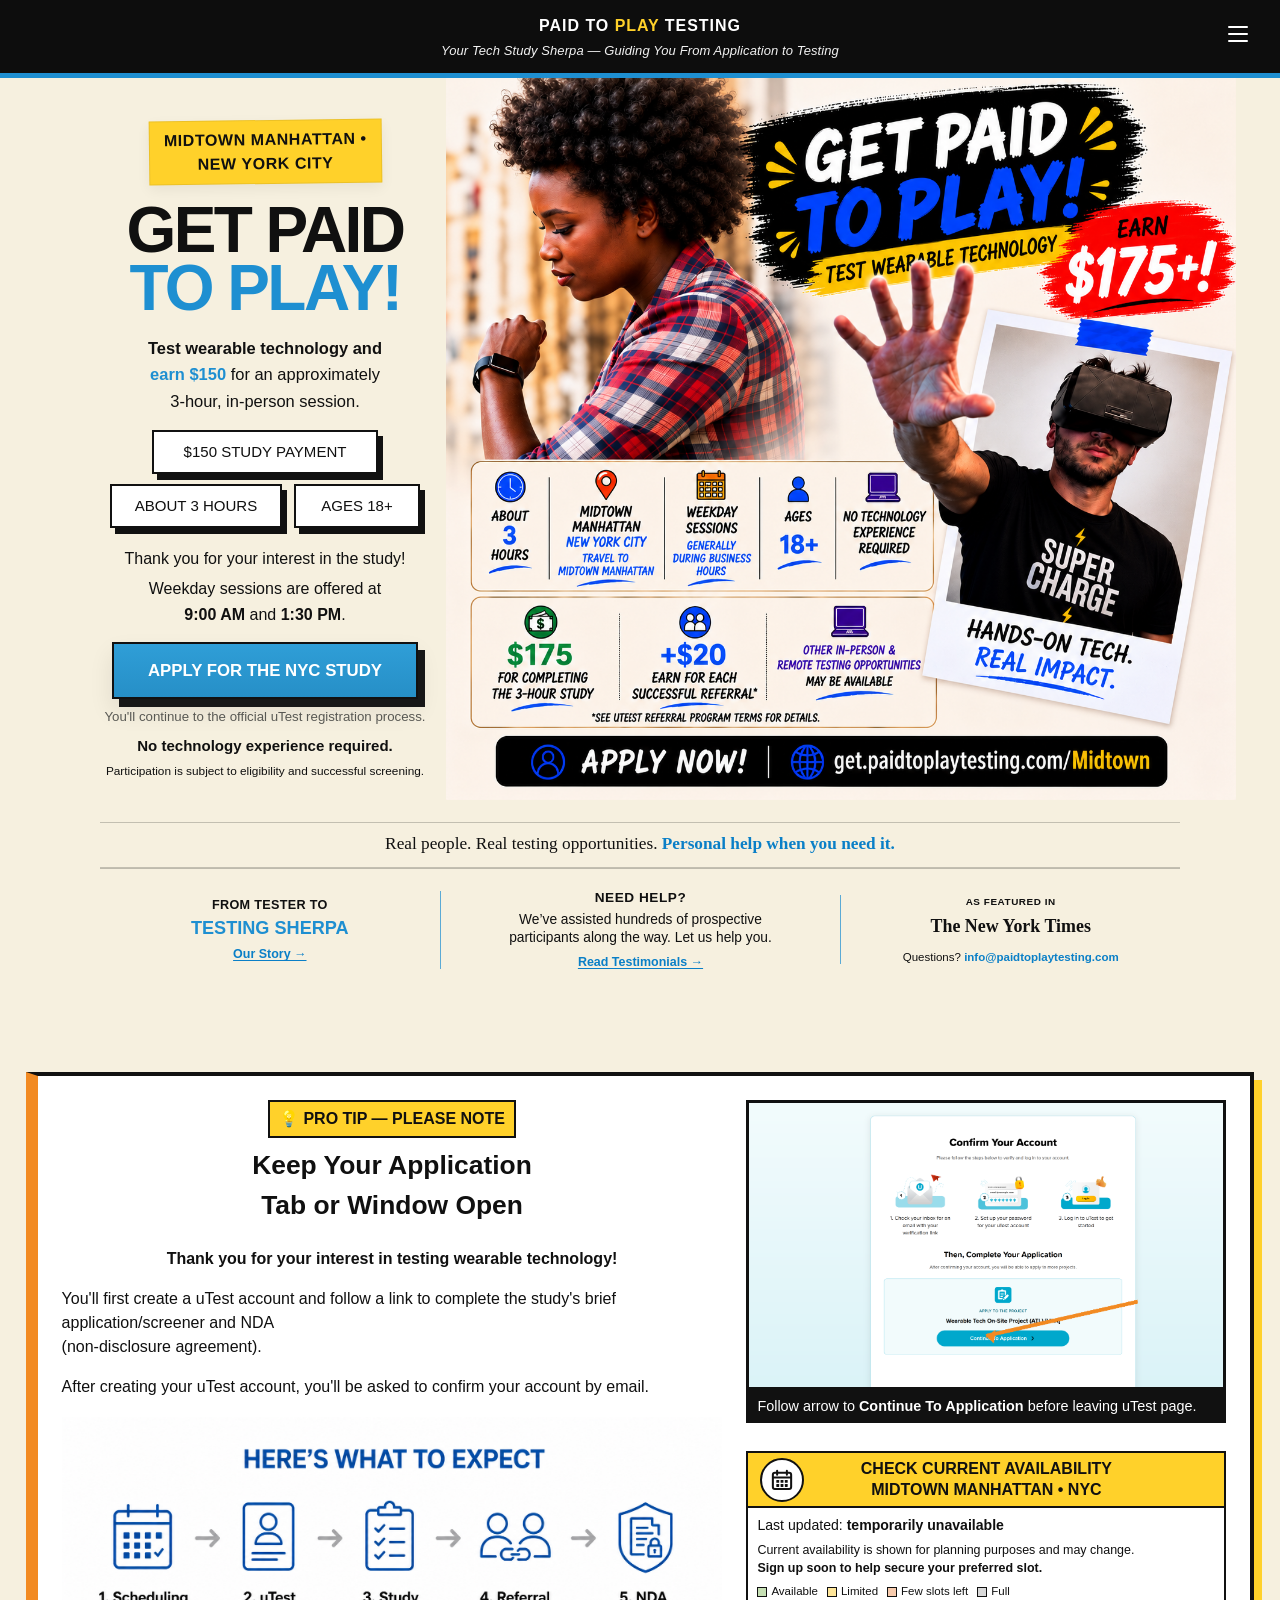
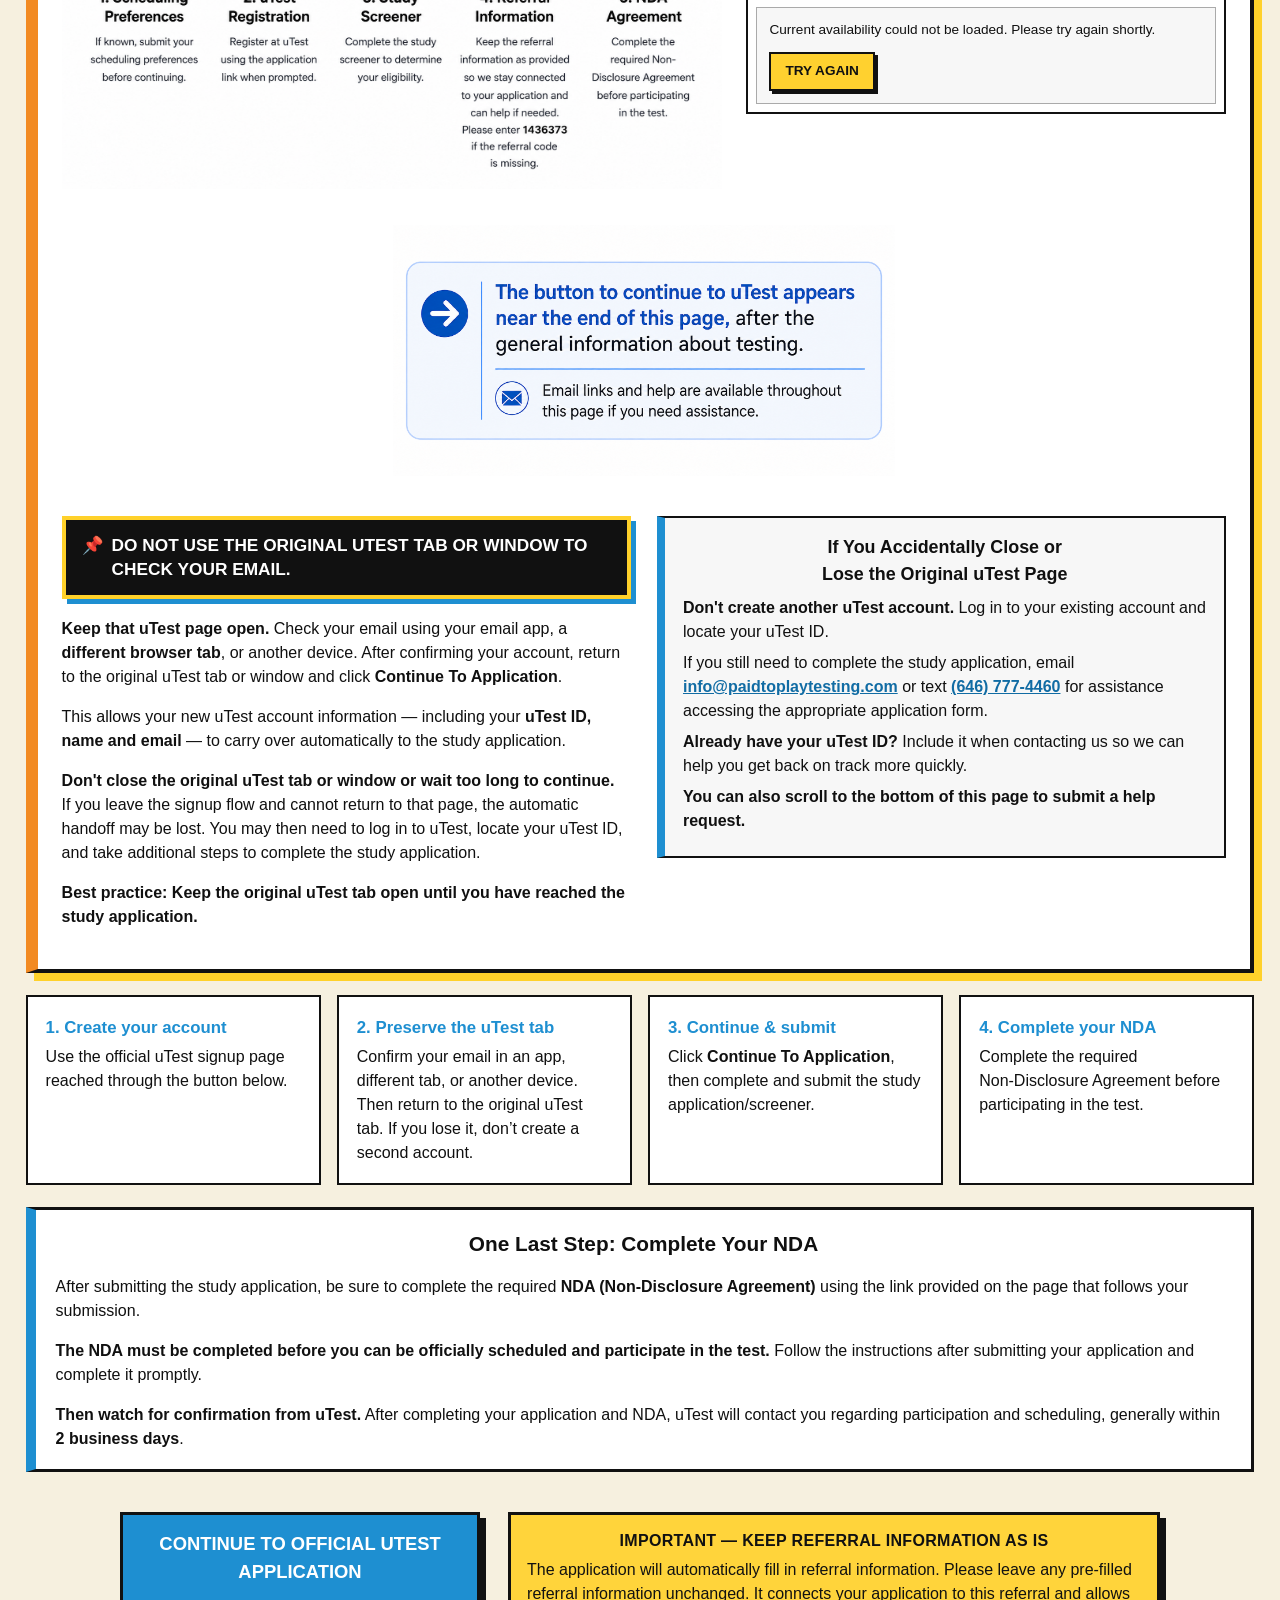
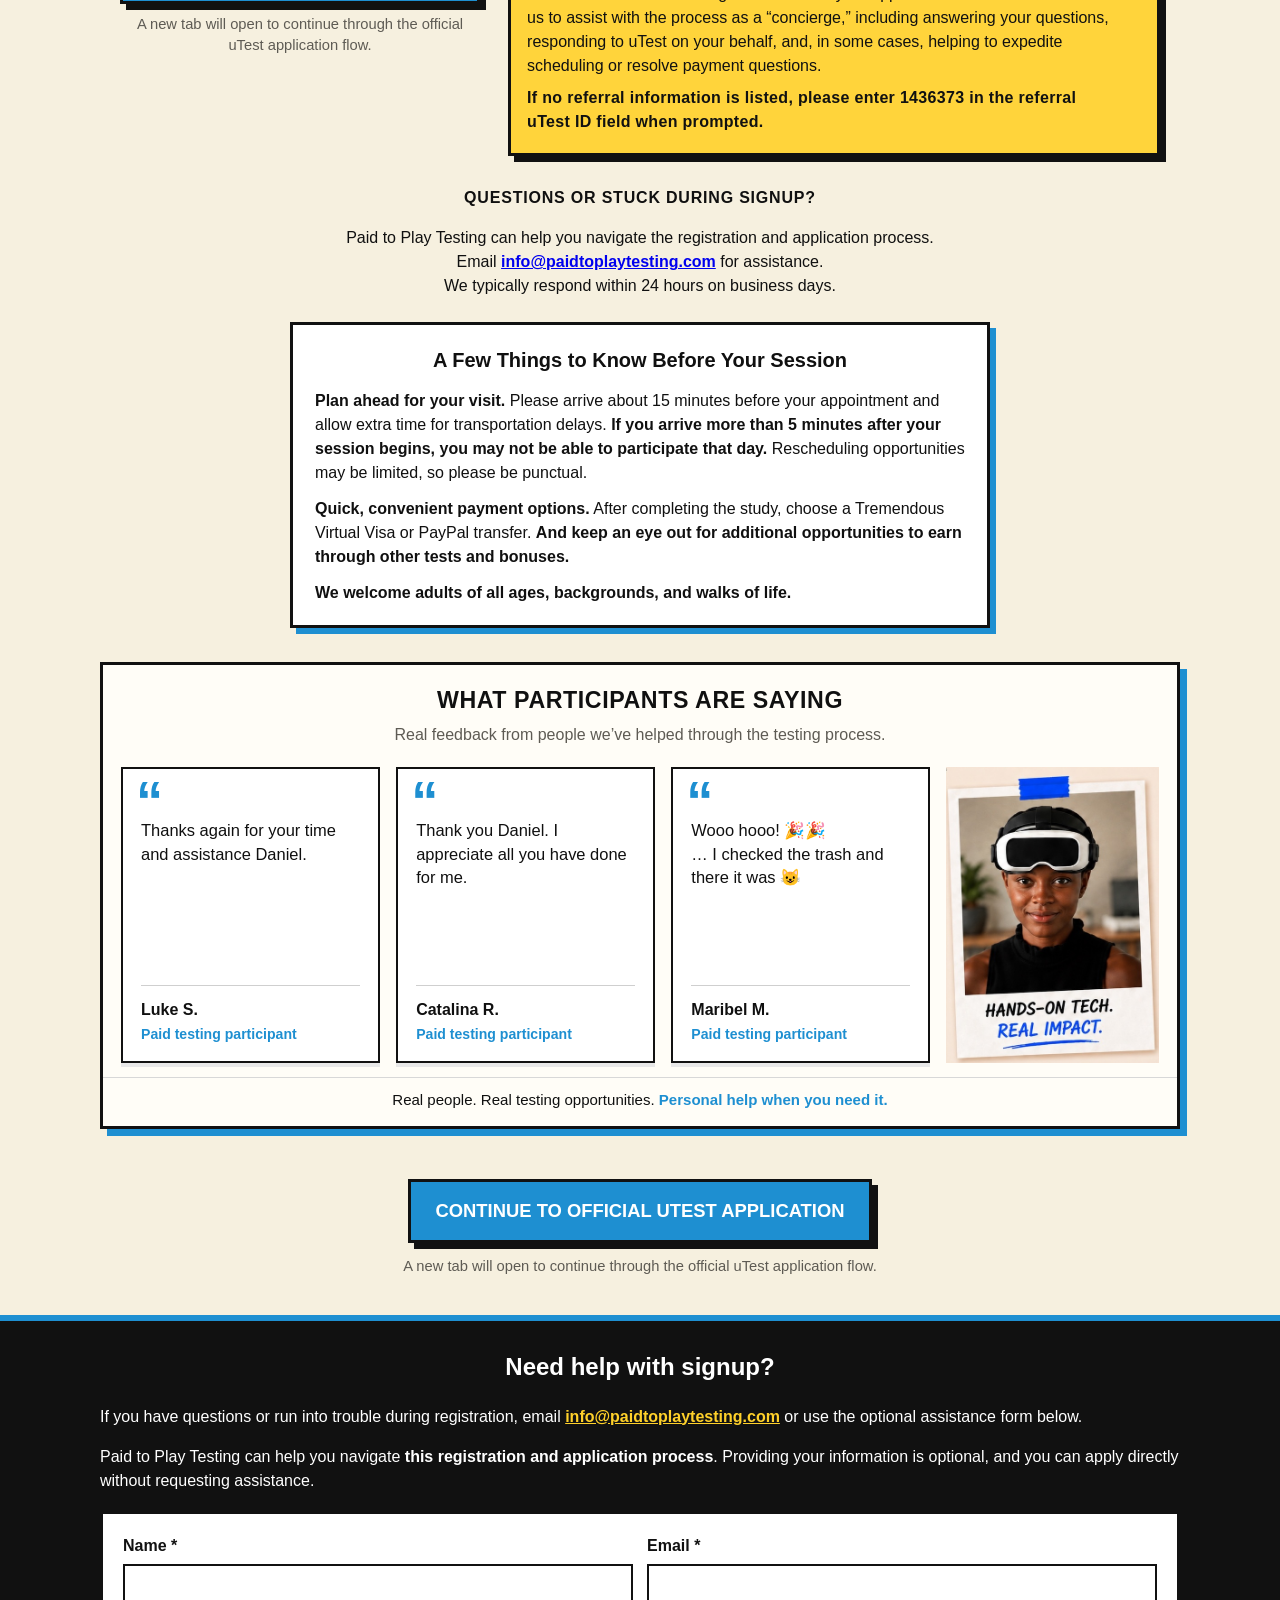
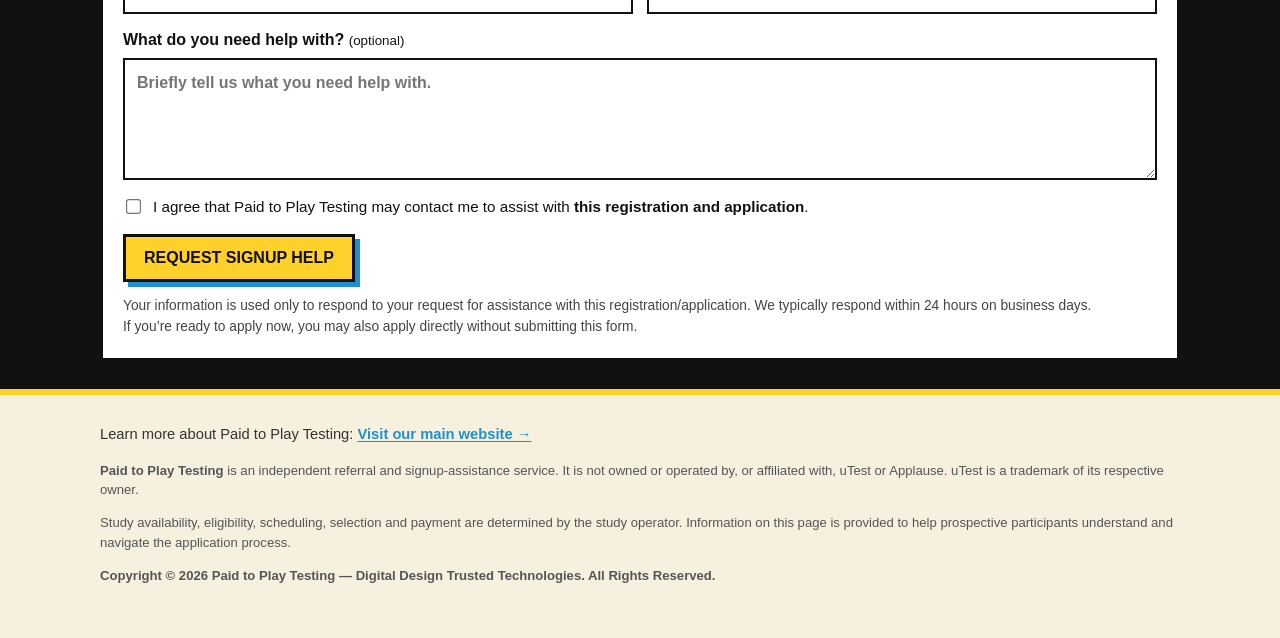
<file: Midtown/index.html>
<!doctype html>
<html lang="en">
<head>
<meta charset="utf-8">
<meta name="viewport" content="width=device-width, initial-scale=1">
<meta name="format-detection" content="telephone=no">
<title>Midtown Wearable Technology Study | Paid to Play Testing</title>
<meta name="description" content="New York City-area adults: apply for an in-person wearable technology testing opportunity in Midtown Manhattan paying $150 for approximately 3 hours.">
<link rel="stylesheet" href="../assets/style.css?v=1393">
<link rel="icon" type="image/png" sizes="512x512" href="../assets/favicon.png?v=47">
<link rel="shortcut icon" href="../assets/favicon.ico?v=47">

<style>
.brand-sherpa-tagline{
  margin-top:5px;
  font-size:13px;
  line-height:1.25;
  font-style:italic;
  font-weight:500;
  color:#f2f2f2;
  text-align:center;
  letter-spacing:.1px;
}
@media (max-width:600px){
  .brand-sherpa-tagline{
    font-size:11px;
    line-height:1.25;
    margin-top:4px;
    padding:0 12px;
  }
}
</style>


<style>
/* v40: center both brand lines in the black site header */
.site-header,
header.site-header,
.topbar,
header.topbar {
  text-align: center;
}
.site-header .brand,
header.site-header .brand,
.topbar .brand,
header.topbar .brand {
  width: 100%;
  margin-left: auto;
  margin-right: auto;
  text-align: center;
}
.brand-sherpa-tagline {
  text-align: center;
}
</style>


<style>
header.topbar {
  text-align:center !important;
}
header.topbar > * {
  margin-left:auto !important;
  margin-right:auto !important;
}
</style>


<style>
/* v41: slightly tighten the separation between the application CTA and What to expect */
.two-col {
  margin-top: -22px;
}
@media (max-width: 700px) {
  .two-col {
    margin-top: -16px;
  }
}

/* Atlanta desktop parity with the locked Midtown hero rhythm.
   Desktop only: mobile/tablet markup behavior remains unchanged. */
.atlanta-desktop-break,
.atlanta-desktop-thanks {
  display: none;
}
@media (min-width: 901px) {
  body.atlanta .hero .atlanta-desktop-break {
    display: inline;
  }
  body.atlanta .hero .desktop-lead-break {
    display: none;
  }
  body.atlanta .hero .hero-thanks-full {
    display: none;
  }
  body.atlanta .hero .atlanta-desktop-thanks {
    display: inline;
  }
  body.atlanta .hero .atlanta-desktop-hidden {
    display: none;
  }
}
</style>

<style>
/* ATLANTA DESKTOP CONSOLIDATED POLISH — desktop only; portrait mobile remains locked. */
.atlanta-desktop-ribbon-break{display:none}
.atlanta-desktop-post-cta{display:none}
.midtown-mobile-ribbon-text{display:none}
@media (max-width:600px) and (orientation:portrait){
  .midtown-desktop-ribbon-text{display:none}
  .midtown-mobile-ribbon-text{display:inline}
}
@media (min-width:901px){
  body.atlanta .hero .atlanta-desktop-ribbon-break{display:block}

  /* Slightly more breathing room through the established desktop hero rhythm. */
  body.atlanta .hero .offer{margin:16px auto 18px!important}
  body.atlanta .hero .session-times{margin:3px auto 12px!important}
  body.atlanta .hero .hero-cta-row{margin-top:13px!important;margin-bottom:9px!important}
  body.atlanta .hero .hero-note{margin-top:8px!important}
  body.atlanta .hero{padding-bottom:47px!important}
  body.atlanta .hero .atlanta-desktop-post-cta{display:block;margin:10px auto 0;max-width:430px;text-align:center}
  body.atlanta .hero .atlanta-desktop-no-tech{margin:0;font-size:.94rem;line-height:1.35;font-weight:700}
  body.atlanta .hero .atlanta-desktop-eligibility{margin:8px 0 0;font-size:.74rem;line-height:1.35;font-weight:400}

  /* Desktop credibility order: Story | Need Help | Press. */
  body.atlanta .credibility-grid{grid-template-columns:1fr 1.18fr 1fr}
  body.atlanta .credibility-item{gap:5px;transform:translateY(0px)}
  body.atlanta .credibility-story>span{font-size:.79rem;letter-spacing:.025em}
  body.atlanta .credibility-story>strong{margin-top:0}
  body.atlanta .credibility-help>strong{font-size:.85rem;line-height:1.1;letter-spacing:.04em}
  body.atlanta .credibility-help>span{max-width:300px;font-size:.86rem;line-height:1.32}
  body.atlanta .atlanta-desktop-trust-link{display:inline-block;margin-top:3px;color:#0a7fc7;font-size:.78rem;line-height:1.15;font-weight:800;text-decoration:underline;text-underline-offset:2px}
  body.atlanta .credibility-press .credibility-eyebrow{font-size:.62rem;margin-bottom:2px}
  body.atlanta .credibility-press>strong{font-size:1.12rem}

  /* Desktop-only spacing test: modest breathing room after credibility strip. */
  body.atlanta .hero-credibility{padding-bottom:69px}

  /* Reuse the approved Atlanta modal language on desktop without touching mobile rules. */
  body.atlanta .atlanta-modal-backdrop{position:fixed;inset:0;z-index:10000;display:flex;align-items:center;justify-content:center;padding:24px;box-sizing:border-box;background:rgba(0,0,0,.62);overscroll-behavior:contain}
  body.atlanta .atlanta-modal-backdrop[hidden]{display:none!important}
  body.atlanta .atlanta-modal{position:relative;width:min(560px,calc(100vw - 48px));max-height:calc(100vh - 64px);overflow:auto;overflow-x:hidden;box-sizing:border-box;padding:28px 26px 25px;border:2px solid #111;border-radius:4px;background:#F6F0DF;color:#111;box-shadow:7px 7px 0 #118ee8;outline:none;-webkit-overflow-scrolling:touch}
  body.atlanta .atlanta-modal-accent{width:54px;height:5px;margin:0 0 13px;background:#f2cc21;transform:rotate(-1deg)}
  body.atlanta .atlanta-modal h2{margin:0 42px 15px 0;font-size:1.42rem;line-height:1.08;letter-spacing:.01em}
  body.atlanta .atlanta-modal p{margin:0 0 12px;font-size:.94rem;line-height:1.5}
  body.atlanta .atlanta-modal-close{position:absolute;top:12px;right:12px;width:36px;height:36px;padding:0;border:2px solid #111;border-radius:50%;background:#fff;color:#111;font:700 25px/30px Arial,sans-serif;text-align:center;cursor:pointer}
  body.atlanta .atlanta-modal-callout{margin:16px 0;padding:13px 14px;border:2px solid #111;background:#fff;box-shadow:4px 4px 0 #f2cc21}
  body.atlanta .atlanta-modal-callout>strong{display:block;margin-bottom:6px;font-size:.8rem;letter-spacing:.07em}
  body.atlanta .atlanta-modal-callout span{display:block;font-size:.88rem;line-height:1.44}
  body.atlanta .atlanta-modal-ending{margin-bottom:0!important}
  body.atlanta .atlanta-testimonial-card{margin:0 0 13px;padding:14px 15px;border:1.5px solid #111;background:#fff}
  body.atlanta .atlanta-testimonial-card:last-child{margin-bottom:0}
  body.atlanta .atlanta-testimonial-card p{margin:0 0 8px;font-size:.95rem;line-height:1.44}
  body.atlanta .atlanta-testimonial-card cite{display:block;font-size:.8rem;font-style:normal;font-weight:800}
  body.atlanta #atlanta-story-modal .atlanta-modal{padding-top:24px;padding-bottom:21px}
}
</style>

<!-- Privacy-friendly analytics by Plausible -->
<script async src="https://plausible.io/js/pa-c0Wt8fwlB-uVM_wcIl6Fx.js"></script>
<script>
  window.plausible=window.plausible||function(){(plausible.q=plausible.q||[]).push(arguments)},plausible.init=plausible.init||function(i){plausible.o=i||{}};
  plausible.init()
</script>


<style>
/* ATLANTA LOCKED PORTRAIT MOBILE IMPLEMENTATION — approved 2026-08-18 */
.atlanta-mobile-woman,.atlanta-mobile-vr,.atlanta-mobile-menu,.atlanta-mobile-credibility{display:none}
.atlanta-mobile-redirect-break{display:none}

@media (max-width:600px) and (orientation:portrait){
  html,body.atlanta{max-width:100%;overflow-x:clip}
  @supports not (overflow:clip){html,body.atlanta{overflow-x:hidden}}

  body.atlanta .topbar{
    position:relative!important;z-index:auto!important;overflow:visible!important;background:transparent!important;
    min-height:118px;padding:20px 48px 15px 16px;border-bottom:4px solid #118ee8;box-sizing:border-box;
  }
  body.atlanta .topbar::before{content:"";position:absolute;inset:0;z-index:0;background:#070707;pointer-events:none}
  body.atlanta .topbar .brand{position:relative;z-index:30!important;width:auto!important;font-size:21px;line-height:1.08;letter-spacing:.7px}
  body.atlanta .brand-sherpa-tagline{position:relative;z-index:30!important;max-width:300px;margin:8px auto 0!important;font-size:11px;line-height:1.45;font-style:normal}
  body.atlanta .atlanta-mobile-menu{display:none;position:absolute;z-index:30!important;right:18px;top:27px;width:29px;height:24px;padding:0;border:0;background:transparent;pointer-events:none}
  body.atlanta .atlanta-mobile-menu::before,body.atlanta .atlanta-mobile-menu::after,body.atlanta .atlanta-mobile-menu span{content:"";display:block;width:29px;height:3px;margin:0 0 6px;border-radius:2px;background:#fff}

  body.atlanta .hero{position:relative!important;z-index:auto!important;background:#F6F0DF;padding:20px 0 14px!important;overflow:visible!important}
  body.atlanta .hero-grid{display:block}
  body.atlanta .hero .copy{position:relative;min-height:670px!important;text-align:left;isolation:isolate;overflow:visible!important}
  body.atlanta .hero .visual{display:none!important}

  body.atlanta .atlanta-mobile-woman{display:block;position:absolute;top:-92px;right:-58px;width:167px;height:350px;overflow:visible;z-index:12;pointer-events:none}
  body.atlanta .atlanta-mobile-woman img{position:absolute;display:block;width:181px;max-width:none;height:auto;top:0;right:-6px}
  body.atlanta .atlanta-mobile-vr{display:block;position:absolute;top:286px;right:-10px;width:179px;height:auto;overflow:visible;z-index:16;pointer-events:none;transform:rotate(2.5deg);transform-origin:center}
  body.atlanta .atlanta-mobile-vr img{display:block;width:100%;height:auto;max-width:none}

  body.atlanta .hero .kicker{position:relative;z-index:20!important;width:max-content;max-width:none!important;margin:0 0 14px!important;padding:7px 9px!important;font-size:.69rem!important;line-height:1.15;white-space:nowrap;transform:translate(24px,-12px) rotate(-1deg)!important}
  body.atlanta .hero h1{position:relative;z-index:20!important;width:196px!important;margin:0 0 14px!important;font-size:40px!important;line-height:.88!important;white-space:nowrap;transform:translate(24px,-12px)!important}
  body.atlanta .hero .lead{position:relative;z-index:20!important;width:214px!important;max-width:214px!important;margin:0!important;font-size:.91rem!important;line-height:1.48!important;text-align:left;transform:translate(24px,-12px)!important}

  body.atlanta .hero .offer{position:relative;z-index:20!important;display:flex!important;flex-direction:column!important;align-items:center!important;gap:8px!important;width:254px!important;max-width:254px!important;margin:10px auto 17px!important;transform:translate(-48px,-12px)!important}
  body.atlanta .hero .offer-lower-pair{display:flex!important;flex-direction:row!important;align-items:stretch!important;justify-content:center!important;gap:9px!important;width:auto!important}
  body.atlanta .hero .pill{width:auto!important;min-height:38px!important;padding:8px 10px!important;font-size:.76rem!important;line-height:1.05!important;white-space:nowrap!important;box-shadow:3px 3px 0 #111!important}
  body.atlanta .hero .offer-detail-trigger:first-of-type{width:190px!important}
  body.atlanta .hero .offer-detail-trigger[data-detail="duration"]{width:137px!important}
  body.atlanta .hero .offer-detail-trigger[data-detail="age"]{width:101px!important}
  body.atlanta .offer-detail-trigger{position:relative!important;touch-action:manipulation}
  body.atlanta .offer-detail-trigger::after{content:"›";position:absolute;right:10px;top:50%;transform:translateY(-52%);font-size:.92em;line-height:1;font-weight:700;opacity:.58;pointer-events:none}
  body.atlanta .offer-detail-trigger:active{transform:translate(2px,2px)!important;box-shadow:2px 2px 0 #111!important}

  body.atlanta .offer-popover{box-sizing:border-box!important;left:calc(50% + 48px)!important;width:calc(100vw - 40px)!important;max-width:360px!important;min-width:0!important;padding:16px 42px 16px 16px!important;overflow-wrap:anywhere!important;word-break:normal!important}
  body.atlanta .offer-popover-copy{max-width:100%!important;min-width:0!important}
  body.atlanta .offer-popover-close{right:8px!important;top:8px!important}

  body.atlanta .hero .session-times{position:absolute!important;top:330px!important;left:14px!important;width:166px!important;max-width:166px!important;min-height:0!important;margin:0!important;padding:0!important;text-align:center!important;font-size:.83rem!important;line-height:1.48!important;z-index:18!important}
  body.atlanta .hero .hero-thanks{display:block!important;text-align:center!important;margin:0 0 7px!important}
  body.atlanta .hero .hero-thanks-full,body.atlanta .hero .atlanta-desktop-thanks{display:none!important}
  body.atlanta .hero .hero-thanks-mobile{display:inline!important}
  body.atlanta .hero .atlanta-session-offered,body.atlanta .hero .atlanta-desktop-hidden{display:none!important}
  body.atlanta .hero .mobile-session-break{display:inline!important}

  body.atlanta .hero .hero-cta-row{position:absolute!important;top:548px!important;left:0!important;right:0!important;width:100%!important;margin:0!important;text-align:center!important;z-index:24!important}
  body.atlanta .hero .hero-cta-row .cta{position:relative!important;z-index:24!important;display:inline-block!important;width:min(330px,86vw)!important;min-width:0!important;max-width:330px!important;min-height:0!important;box-sizing:border-box!important;padding:10px 18px 11px!important;font-size:1.22rem!important;line-height:.98!important;white-space:normal!important;text-align:center!important;border-width:2px!important;box-shadow:5px 5px 0 #111!important}
  body.atlanta .hero .hero-cta-row .cta .cta-atl-prefix,body.atlanta .hero .hero-cta-row .cta .cta-atl-rest{display:block!important}
  body.atlanta .hero .hero-note{position:absolute!important;top:615px!important;left:50%!important;transform:translateX(-50%)!important;z-index:26!important;width:300px!important;max-width:80vw!important;margin:0!important;padding:5px 6px!important;box-sizing:border-box!important;background:#F6F0DF!important;text-align:center!important;font-size:.88rem!important;line-height:1.34!important}
  body.atlanta .atlanta-mobile-redirect-break{display:inline}

  body.atlanta .hero-credibility .credibility-grid{display:none!important}
  body.atlanta .hero-credibility{position:relative;z-index:10;margin-top:0!important;padding:18px 20px 22px!important;background:#F6F0DF!important}
  body.atlanta .atlanta-mobile-credibility{display:block!important;max-width:330px;margin:0 auto;text-align:center}
  body.atlanta .atlanta-mobile-trust-block{padding:13px 0}
  body.atlanta .atlanta-mobile-trust-block + .atlanta-mobile-trust-block{border-top:1px solid rgba(17,17,17,.18)}
  body.atlanta .atlanta-mobile-trust-kicker{font-size:1.04rem;line-height:1.16;font-weight:800;letter-spacing:.08em;text-transform:uppercase}
  body.atlanta .atlanta-mobile-trust-link{display:inline-block;margin-top:4px;font-size:1.02rem;line-height:1.22;font-weight:700;color:inherit;text-decoration:underline;text-underline-offset:2px;cursor:pointer}
  body.atlanta .atlanta-mobile-trust-help p{margin:7px auto 5px;max-width:315px;font-size:1.08rem;line-height:1.4}
  body.atlanta .atlanta-mobile-trust-press .atlanta-mobile-trust-kicker{font-size:.68rem;line-height:1.18}
  body.atlanta .atlanta-mobile-trust-nyt{margin-top:4px;font-family:Georgia,"Times New Roman",serif;font-size:1rem;line-height:1.12;font-weight:700}

  .atlanta-modal-backdrop{position:fixed;inset:0;z-index:10000;display:flex;align-items:center;justify-content:center;padding:18px;box-sizing:border-box;background:rgba(0,0,0,.62);overscroll-behavior:contain}
  .atlanta-modal-backdrop[hidden]{display:none!important}
  .atlanta-modal{position:relative;width:min(360px,calc(100vw - 36px));max-height:calc(100dvh - 36px);overflow:auto;overflow-x:hidden;box-sizing:border-box;padding:25px 20px 22px;border:2px solid #111;border-radius:4px;background:#F6F0DF;color:#111;box-shadow:7px 7px 0 #118ee8;outline:none;-webkit-overflow-scrolling:touch}
  .atlanta-modal-accent{width:54px;height:5px;margin:0 0 13px;background:#f2cc21;transform:rotate(-1deg)}
  .atlanta-modal h2{margin:0 35px 15px 0;font-size:1.28rem;line-height:1.08;letter-spacing:.01em}
  .atlanta-modal p{margin:0 0 12px;font-size:.88rem;line-height:1.48}
  .atlanta-modal-close{position:absolute;top:10px;right:10px;width:34px;height:34px;padding:0;border:2px solid #111;border-radius:50%;background:#fff;color:#111;font:700 24px/28px Arial,sans-serif;text-align:center;cursor:pointer}
  .atlanta-modal-callout{margin:15px 0;padding:12px 13px;border:2px solid #111;background:#fff;box-shadow:4px 4px 0 #f2cc21}
  .atlanta-modal-callout>strong{display:block;margin-bottom:6px;font-size:.78rem;letter-spacing:.07em}
  .atlanta-modal-callout span{display:block;font-size:.82rem;line-height:1.42}
  .atlanta-modal-ending{margin-bottom:0!important}
  .atlanta-testimonial-card{margin:0 0 13px;padding:13px 14px;border:1.5px solid #111;background:#fff}
  .atlanta-testimonial-card:last-child{margin-bottom:0}
  .atlanta-testimonial-card p{margin:0 0 8px;font-size:.9rem;line-height:1.42}
  .atlanta-testimonial-card cite{display:block;font-size:.78rem;font-style:normal;font-weight:800}

  #atlanta-story-modal .atlanta-modal{padding-top:22px!important;padding-bottom:18px!important}
  #atlanta-story-modal .atlanta-modal-accent{margin-bottom:9px!important}
  #atlanta-story-modal .atlanta-modal h2{margin-bottom:10px!important}
  #atlanta-story-modal .atlanta-modal p{margin-bottom:8px!important}
  #atlanta-story-modal .atlanta-modal-callout{margin-top:10px!important;margin-bottom:9px!important;padding-top:9px!important;padding-bottom:9px!important}
  #atlanta-story-modal .atlanta-modal-callout>strong{margin-bottom:5px!important}
  #atlanta-story-modal .atlanta-modal-ending{margin-top:0!important;margin-bottom:0!important}
}
@media (min-width:414px) and (max-width:600px) and (orientation:portrait){body.atlanta .atlanta-mobile-woman{right:-50px}}
@media (min-width:430px) and (max-width:600px) and (orientation:portrait){body.atlanta .atlanta-mobile-woman{right:-46px}}
html.atlanta-modal-open,body.atlanta-modal-open{overflow:hidden!important;overscroll-behavior:none!important}
</style>


<style>
/* Atlanta desktop contact + minimal hamburger utility test. Desktop only; mobile remains locked. */
.atlanta-desktop-contact,.atlanta-desktop-utility-menu{display:none}
@media (min-width:901px){
  body.atlanta .credibility-press .atlanta-desktop-contact{display:block;margin-top:8px;font-family:Arial,Helvetica,sans-serif;font-size:.72rem;line-height:1.25;font-weight:400;color:#111;text-align:center}
  body.atlanta .credibility-press .atlanta-desktop-contact a{color:#0a7fc7;font-weight:700;text-decoration:none}
  body.atlanta header.topbar .atlanta-mobile-menu{display:block;position:absolute;z-index:80;right:20px;top:12px;width:44px;height:44px;padding:0;border:0;background:transparent;pointer-events:auto;cursor:pointer}
  body.atlanta header.topbar .atlanta-mobile-menu::before,body.atlanta header.topbar .atlanta-mobile-menu::after,body.atlanta header.topbar .atlanta-mobile-menu span{content:"";position:absolute;left:12px;display:block;width:20px;height:2px;margin:0;border-radius:1px;background:#fff}
  body.atlanta header.topbar .atlanta-mobile-menu::before{top:14px}
  body.atlanta header.topbar .atlanta-mobile-menu span{top:21px}
  body.atlanta header.topbar .atlanta-mobile-menu::after{top:28px}
  body.atlanta .atlanta-desktop-utility-menu{display:block;position:fixed;z-index:75;top:0;right:0;width:100%;height:100%;pointer-events:none}
  body.atlanta .atlanta-desktop-utility-menu[hidden]{display:none}
  body.atlanta .atlanta-desktop-utility-panel{position:absolute;top:76px;right:24px;width:min(330px,calc(100vw - 48px));padding:14px 16px 16px;background:#0b0b0b;border:2px solid #111;box-shadow:5px 5px 0 #1696d2;pointer-events:auto}
  body.atlanta .atlanta-desktop-utility-panel a,body.atlanta .atlanta-desktop-utility-panel button{display:block;width:100%;box-sizing:border-box;margin:0;padding:11px 8px;border:0;border-bottom:1px solid rgba(255,255,255,.2);background:transparent;color:#fff;font:700 13px/1.2 Arial,Helvetica,sans-serif;text-align:left;text-decoration:none;cursor:pointer}
  body.atlanta .atlanta-desktop-utility-panel a:hover,body.atlanta .atlanta-desktop-utility-panel button:hover{color:#28a9e2}
  body.atlanta .atlanta-desktop-utility-panel .atlanta-desktop-menu-close{padding-top:3px;padding-bottom:9px;color:#f2c300;font-size:11px;text-align:right}
  body.atlanta .atlanta-desktop-utility-panel .atlanta-desktop-menu-main-site{margin-top:8px;padding-top:14px;border-top:1px solid rgba(255,255,255,.28);color:#cfcfcf;font-weight:600}
  body.atlanta .atlanta-desktop-utility-panel > :last-child{border-bottom:0}
}
</style>
<style>
/* ATLANTA MOBILE COMPOSITION PROTOTYPE — isolated duplicate only.
   Production Atlanta HTML and shared CSS remain untouched. */
.mobile-woman-stage,.mobile-promo-stage,.mobile-vr-stage,.mobile-menu-prototype{display:none}
@media (max-width:600px) and (orientation:portrait){
  body.mobile-woman-prototype .topbar{
    position:relative;
    min-height:118px;
    padding:20px 48px 15px 16px;
    border-bottom:4px solid #118ee8;
    box-sizing:border-box;
  }
  body.mobile-woman-prototype .topbar .brand{
    width:auto!important;
    font-size:21px;
    line-height:1.08;
    letter-spacing:.7px;
  }
  body.mobile-woman-prototype .brand-sherpa-tagline{
    max-width:300px;
    margin:8px auto 0!important;
    font-size:11px;
    line-height:1.45;
    font-style:normal;
  }
  body.mobile-woman-prototype .mobile-menu-prototype{
    display:block;
    position:absolute;
    right:18px;
    top:27px;
    width:29px;
    height:24px;
    padding:0;
    border:0;
    background:transparent;
    pointer-events:none;
  }
  body.mobile-woman-prototype .mobile-menu-prototype::before,
  body.mobile-woman-prototype .mobile-menu-prototype::after,
  body.mobile-woman-prototype .mobile-menu-prototype span{
    content:"";
    display:block;
    width:29px;
    height:3px;
    margin:0 0 6px;
    border-radius:2px;
    background:#fff;
  }

  body.mobile-woman-prototype .hero{
    position:relative;
    background:#F6F0DF;
    padding:25px 0 22px;
    overflow:hidden;
  }
  body.mobile-woman-prototype .hero-grid{display:block}
  body.mobile-woman-prototype .hero .copy{
    position:relative;
    min-height:770px;
    text-align:left;
    isolation:isolate;
  }
  body.mobile-woman-prototype .hero .visual{display:none!important}

  /* Upper-right woman: transparent asset over the site's cream field. */
  body.mobile-woman-prototype .mobile-woman-stage{
    display:block;
    position:absolute;
    z-index:1;
    top:-27px;
    right:-40px;
    width:222px;
    height:355px;
    overflow:hidden;
    pointer-events:none;
  }
  body.mobile-woman-prototype .mobile-woman-stage img{
    position:absolute;
    display:block;
    width:238px;
    max-width:none;
    height:auto;
    top:-1px;
    right:-8px;
  }

  body.mobile-woman-prototype .hero .kicker{
    position:relative;
    z-index:4;
    width:max-content;
    max-width:225px;
    margin:0 0 16px;
    padding:8px 10px;
    font-size:.72rem;
    line-height:1.15;
    white-space:nowrap;
  }
  body.mobile-woman-prototype .hero h1{
    position:relative;
    z-index:4;
    width:217px;
    margin:0 0 17px;
    font-size:42px;
    line-height:.89;
    white-space:nowrap;
  }
  body.mobile-woman-prototype .hero .lead{
    position:relative;
    z-index:4;
    width:205px;
    max-width:205px;
    margin:0;
    font-size:.95rem;
    line-height:1.5;
    text-align:left;
  }

  /* Keep the existing study controls live and readable. */
  body.mobile-woman-prototype .hero .offer{
    position:relative;
    z-index:6;
    width:306px!important;
    margin:30px 0 22px 0!important;
  }

  /* Independent promo artwork, tucked into the woman/control relationship. */
  body.mobile-woman-prototype .mobile-promo-stage{
    display:block;
    position:absolute;
    z-index:5;
    top:344px;
    right:-2px;
    width:189px;
    height:139px;
    overflow:visible;
    pointer-events:none;
    transform:rotate(-1.5deg);
    transform-origin:center;
  }
  body.mobile-woman-prototype .mobile-promo-stage img{
    display:block;
    width:100%;
    height:auto;
    max-width:none;
  }

  /* Session copy occupies the left while the VR Polaroid continues the art on right. */
  body.mobile-woman-prototype .hero .session-times{
    position:relative;
    z-index:6;
    width:205px;
    max-width:205px;
    min-height:210px;
    margin:15px 0 0 4px !important;
    text-align:center !important;
    font-size:.92rem;
    line-height:1.55;
  }
  body.mobile-woman-prototype .mobile-vr-stage{
    display:block;
    position:absolute;
    z-index:5;
    top:491px;
    right:-18px;
    width:197px;
    height:210px;
    overflow:visible;
    pointer-events:none;
    transform:rotate(3deg);
    transform-origin:center;
  }
  body.mobile-woman-prototype .mobile-vr-stage img{
    display:block;
    width:100%;
    height:auto;
    max-width:none;
  }

  body.mobile-woman-prototype .hero .hero-cta-row{
    position:relative;
    z-index:8;
    clear:both;
    margin:5px 0 0!important;
  }
  body.mobile-woman-prototype .hero .hero-note{
    position:relative;
    z-index:8;
  }
  body.mobile-woman-prototype .hero-credibility{
    position:relative;
    z-index:10;
    background:#F6F0DF;
  }
}
</style>

<style>
/* ATLANTA MOBILE CORRECTIVE COMPOSITION PASS — prototype only */
@media (max-width:600px) and (orientation:portrait){
  /* Zone framework + deliberate stacking */
  body.mobile-woman-prototype .hero{
    padding:20px 0 14px !important;
    overflow:hidden;
  }
  body.mobile-woman-prototype .hero .copy{
    position:relative;
    min-height:650px !important;
    text-align:left;
    isolation:isolate;
  }
  body.mobile-woman-prototype .hero .visual{display:none!important}

  /* ZONE 1 — upper hero */
  body.mobile-woman-prototype .mobile-woman-stage{
    z-index:2 !important;
    top:-8px !important;
    right:-48px !important;
    width:167px !important;
    height:284px !important;
    overflow:hidden !important;
  }
  body.mobile-woman-prototype .mobile-woman-stage img{
    width:181px !important;
    top:0 !important;
    right:-5px !important;
  }
  body.mobile-woman-prototype .hero .kicker{
    z-index:8 !important;
    max-width:none !important;
    margin:0 0 14px !important;
    padding:7px 9px !important;
    font-size:.69rem !important;
  }
  body.mobile-woman-prototype .hero h1{
    z-index:8 !important;
    width:196px !important;
    margin:0 0 14px !important;
    font-size:40px !important;
    line-height:.88 !important;
  }

  /* ZONE 2 — controlled description */
  body.mobile-woman-prototype .hero .lead{
    z-index:8 !important;
    width:198px !important;
    max-width:198px !important;
    margin:0 !important;
    font-size:.91rem !important;
    line-height:1.48 !important;
  }

  /* ZONE 3 — compact 1-over-2 pyramid */
  body.mobile-woman-prototype .hero .offer{
    position:relative;
    z-index:10 !important;
    display:flex !important;
    flex-direction:column !important;
    align-items:center !important;
    gap:8px !important;
    width:254px !important;
    max-width:254px !important;
    margin:24px auto 17px !important;
  }
  body.mobile-woman-prototype .hero .offer-lower-pair{
    display:flex !important;
    flex-direction:row !important;
    align-items:stretch !important;
    justify-content:center !important;
    gap:9px !important;
    width:auto !important;
  }
  body.mobile-woman-prototype .hero .pill{
    width:auto !important;
    min-height:38px !important;
    padding:8px 10px !important;
    font-size:.76rem !important;
    line-height:1.05 !important;
    white-space:nowrap !important;
    box-shadow:3px 3px 0 #111 !important;
  }
  body.mobile-woman-prototype .hero .offer-detail-trigger:first-of-type{
    width:190px !important;
  }
  body.mobile-woman-prototype .hero .offer-detail-trigger[data-detail="duration"]{
    width:137px !important;
  }
  body.mobile-woman-prototype .hero .offer-detail-trigger[data-detail="age"]{
    width:101px !important;
  }

  /* ZONE 4 — promo + VR read as one cluster, never under controls */
  body.mobile-woman-prototype .mobile-promo-stage{
    display:block !important;
    z-index:5 !important;
    top:342px !important;
    right:-5px !important;
    width:176px !important;
    height:auto !important;
    overflow:visible !important;
    transform:rotate(-1.3deg) !important;
  }
  body.mobile-woman-prototype .mobile-vr-stage{
    display:block !important;
    z-index:6 !important;
    top:465px !important;
    right:-9px !important;
    width:179px !important;
    height:auto !important;
    overflow:visible !important;
    transform:rotate(2.5deg) !important;
  }

  /* ZONE 5 — only requested Atlanta session copy */
  body.mobile-woman-prototype .hero .session-times{
    position:relative;
    z-index:9 !important;
    width:230px !important;
    max-width:230px !important;
    min-height:146px !important;
    margin:15px auto 0 !important;
    text-align:center !important;
    font-size:.83rem !important;
    line-height:1.5 !important;
  }
  body.mobile-woman-prototype .hero .hero-thanks{
    display:block !important;
    text-align:center !important;
    margin-bottom:8px !important;
  }
  body.mobile-woman-prototype .hero .session-offered{
    display:none !important;
  }
  body.mobile-woman-prototype .hero .atlanta-desktop-hidden{
    display:none !important;
  }

  /* ZONE 6 — compact, one-line functional CTA */
  body.mobile-woman-prototype .hero .hero-cta-row{
    z-index:12 !important;
    margin:8px 0 0 !important;
    text-align:center !important;
  }
  body.mobile-woman-prototype .hero .hero-cta-row .cta{
    display:inline-block !important;
    width:auto !important;
    min-width:0 !important;
    max-width:320px !important;
    padding:11px 15px !important;
    font-size:.82rem !important;
    line-height:1 !important;
    white-space:nowrap !important;
    border-width:2px !important;
    box-shadow:4px 4px 0 #111 !important;
  }
  body.mobile-woman-prototype .hero .hero-note{
    z-index:12 !important;
    max-width:310px !important;
    margin:8px auto 0 !important;
    text-align:center !important;
    font-size:.72rem !important;
    line-height:1.35 !important;
  }

  /* ZONE 7 — compact credibility bridge */
  body.mobile-woman-prototype .hero-credibility{
    padding:6px 0 10px !important;
  }
  body.mobile-woman-prototype .hero-credibility .wrap{
    width:min(370px,95vw) !important;
  }
  body.mobile-woman-prototype .credibility-grid{
    display:grid !important;
    grid-template-columns:.9fr 1fr 1.2fr !important;
    align-items:stretch !important;
    min-height:0 !important;
    padding-top:8px !important;
    border-top:1px solid rgba(16,16,16,.24) !important;
  }
  body.mobile-woman-prototype .credibility-item{
    min-height:54px !important;
    padding:4px 7px !important;
    font-size:.67rem !important;
    line-height:1.2 !important;
  }
  body.mobile-woman-prototype .credibility-item + .credibility-item{
    border-top:0 !important;
    border-left:1px solid rgba(30,143,209,.58) !important;
  }
  body.mobile-woman-prototype .credibility-story{
    font-size:.68rem !important;
  }
  body.mobile-woman-prototype .credibility-story strong{
    margin-top:2px !important;
    font-size:1.04em !important;
  }
  body.mobile-woman-prototype .credibility-eyebrow{
    font-size:.53rem !important;
    margin-bottom:2px !important;
  }
  body.mobile-woman-prototype .credibility-press strong{
    font-size:.86rem !important;
  }
  body.mobile-woman-prototype .credibility-proof{
    max-width:none !important;
    margin:0 !important;
    font-size:.64rem !important;
    line-height:1.25 !important;
  }
}
</style>

<style>
/* ATLANTA MOBILE TARGETED REFINEMENT — prototype only; production/shared CSS untouched */
@media (max-width:600px) and (orientation:portrait){
  /* 1. Preserve scale; move the woman higher and farther into the right edge. */
  body.mobile-woman-prototype .mobile-woman-stage{
    top:-4px !important;
    right:-44px !important;
  }
  body.mobile-woman-prototype .mobile-woman-stage img{
    right:-6px !important;
  }

  /* 2. Keep the successful 1-over-2 pyramid, nudged left as one unit. */
  body.mobile-woman-prototype .hero .offer{
    transform:translateX(-12px);
  }

  /* 4. CTA and redirect note remain a deliberate readable pair above artwork. */
  body.mobile-woman-prototype .hero .hero-cta-row{
    position:relative;
    z-index:14 !important;
    margin-top:12px !important;
  }
  body.mobile-woman-prototype .hero .hero-note{
    position:relative;
    z-index:15 !important;
    width:max-content !important;
    max-width:min(310px,88vw) !important;
    box-sizing:border-box;
    margin:7px auto 0 !important;
    padding:5px 9px !important;
    background:#F6F0DF;
    text-align:center !important;
    line-height:1.35 !important;
  }
}

/* Nearby wider phones get breathing room without changing the composition model. */
@media (min-width:414px) and (max-width:600px) and (orientation:portrait){
  body.mobile-woman-prototype .mobile-woman-stage{right:-38px !important;}
  body.mobile-woman-prototype .hero .lead{width:207px !important;max-width:207px !important;}
  body.mobile-woman-prototype .hero .offer{transform:translateX(-10px);}
}

@media (min-width:430px) and (max-width:600px) and (orientation:portrait){
  body.mobile-woman-prototype .mobile-woman-stage{right:-34px !important;}
  body.mobile-woman-prototype .hero .lead{width:214px !important;max-width:214px !important;}
}
</style>

<style>
/* HEADER-BREAKOUT + LOWER-HERO IMPLEMENTATION — isolated mobile prototype only */
@media (max-width:600px) and (orientation:portrait){

  /* Let the woman intentionally break upward into the black header.
     Header background stays behind her; branding/menu stay above her. */
  body.mobile-woman-prototype .topbar{
    position:relative !important;
    z-index:auto !important;
    overflow:visible !important;
    background:transparent !important;
  }
  body.mobile-woman-prototype .topbar::before{
    content:"";
    position:absolute;
    inset:0;
    z-index:0;
    background:#070707;
    pointer-events:none;
  }
  body.mobile-woman-prototype .topbar .brand,
  body.mobile-woman-prototype .brand-sherpa-tagline,
  body.mobile-woman-prototype .mobile-menu-prototype{
    position:relative;
    z-index:30 !important;
  }
  body.mobile-woman-prototype .mobile-menu-prototype{
    position:absolute !important;
  }

  body.mobile-woman-prototype .hero{
    overflow:visible !important;
    position:relative !important;
    z-index:auto !important;
  }
  body.mobile-woman-prototype .hero .copy{
    min-height:760px !important;
    overflow:visible !important;
  }

  /* Woman keeps existing scale, but intentionally enters the header.
     She remains behind header UI. */
  body.mobile-woman-prototype .mobile-woman-stage{
    top:-92px !important;
    right:-58px !important;
    width:167px !important;
    height:350px !important;
    overflow:visible !important;
    z-index:12 !important;
  }
  body.mobile-woman-prototype .mobile-woman-stage img{
    width:181px !important;
    right:-6px !important;
    top:0 !important;
  }

  /* Keep upper hero text/control UI above the woman where their territories approach. */
  body.mobile-woman-prototype .hero .kicker,
  body.mobile-woman-prototype .hero h1,
  body.mobile-woman-prototype .hero .lead,
  body.mobile-woman-prototype .hero .offer{
    z-index:20 !important;
  }

  /* Lower hero becomes an explicit two-zone row:
     session copy left, promo right. */
  body.mobile-woman-prototype .hero .session-times{
    position:absolute !important;
    top:414px !important;
    left:4px !important;
    width:166px !important;
    max-width:166px !important;
    min-height:0 !important;
    margin:0 !important;
    padding:0 !important;
    text-align:center !important;
    line-height:1.48 !important;
    z-index:18 !important;
  }
  body.mobile-woman-prototype .hero .hero-thanks{
    display:block !important;
    margin:0 0 16px !important;
    text-align:center !important;
  }

  body.mobile-woman-prototype .mobile-promo-stage{
    top:405px !important;
    right:-1px !important;
    width:176px !important;
    height:auto !important;
    overflow:visible !important;
    z-index:16 !important;
    transform:rotate(-1.3deg) !important;
  }

  /* VR remains primarily right and rises behind CTA. */
  body.mobile-woman-prototype .mobile-vr-stage{
    top:535px !important;
    right:-7px !important;
    width:179px !important;
    height:auto !important;
    overflow:visible !important;
    z-index:14 !important;
    transform:rotate(2.5deg) !important;
  }

  /* Centered CTA in front of the participant hand. */
  body.mobile-woman-prototype .hero .hero-cta-row{
    position:absolute !important;
    top:574px !important;
    left:0 !important;
    right:0 !important;
    width:100% !important;
    margin:0 !important;
    text-align:center !important;
    z-index:24 !important;
  }
  body.mobile-woman-prototype .hero .hero-cta-row .cta{
    position:relative !important;
    z-index:24 !important;
  }

  /* Dedicated clean note zone below the CTA; art cannot pass through it. */
  body.mobile-woman-prototype .hero .hero-note{
    position:absolute !important;
    top:637px !important;
    left:50% !important;
    transform:translateX(-50%) !important;
    z-index:26 !important;
    width:310px !important;
    max-width:84vw !important;
    margin:0 !important;
    padding:7px 10px !important;
    box-sizing:border-box !important;
    background:#F6F0DF !important;
    text-align:center !important;
    line-height:1.35 !important;
  }
}

/* Nearby wider phones keep the same composition with a little extra separation. */
@media (min-width:414px) and (max-width:600px) and (orientation:portrait){
  body.mobile-woman-prototype .mobile-woman-stage{right:-50px !important;}
  body.mobile-woman-prototype .hero .session-times{left:8px !important;width:176px !important;max-width:176px !important;}
  body.mobile-woman-prototype .mobile-promo-stage{right:3px !important;}
}
@media (min-width:430px) and (max-width:600px) and (orientation:portrait){
  body.mobile-woman-prototype .mobile-woman-stage{right:-46px !important;}
  body.mobile-woman-prototype .hero .session-times{left:12px !important;width:184px !important;max-width:184px !important;}
  body.mobile-woman-prototype .mobile-promo-stage{right:7px !important;}
}
</style>

<style>
/* VERTICAL-GAP REFINEMENT — isolated portrait prototype only.
   Positioning only: no copy, font-size, artwork scale, or control dimensions changed. */
@media (max-width:600px) and (orientation:portrait){

  /* Pull the intact 1-over-2 control group closer to the description.
     Internal button dimensions and 8/9px spacing remain untouched. */
  body.mobile-woman-prototype .hero .offer{
    margin-top:10px !important;
  }

  /* Reclaim some of the lower-hero dead space while retaining the promo's
     existing right-side territory, size, rotation, and horizontal alignment. */
  body.mobile-woman-prototype .mobile-promo-stage{
    top:386px !important;
  }
}
</style>

<style>
/* PROMO POSITION EXPERIMENT ONLY — preserve every other current element exactly. */
@media (max-width:600px) and (orientation:portrait){
  body.mobile-woman-prototype .mobile-promo-stage{
    top:350px !important;
  }
}
</style>

<style>
/* POSITIONING EXPERIMENT — controls left + VR substantially higher.
   No copy, font-size, artwork size, CTA, credibility, or downstream changes. */
@media (max-width:600px) and (orientation:portrait){

  /* Shift the entire existing 1-over-2 controls group left as one unit.
     Preserve current dimensions and internal spacing. */
  body.mobile-woman-prototype .hero .offer{
    transform:translateX(-26px) !important;
  }

  /* Bring the VR/Polaroid much earlier into the right-side visual cascade.
     Preserve its current size and rotation; stop choreographing the hand around CTA. */
  body.mobile-woman-prototype .mobile-vr-stage{
    top:442px !important;
    right:-7px !important;
    z-index:14 !important;
  }

  /* Ensure the CTA remains independent of the VR artwork rather than being
     positioned as part of a hand/CTA interaction. */
  body.mobile-woman-prototype .hero .hero-cta-row{
    z-index:24 !important;
  }
}
</style>

<style>
/* STRONGER POSITIONING PASS — same isolated mobile prototype.
   Positioning only; no size, copy, font, CTA, credibility, or downstream changes. */
@media (max-width:600px) and (orientation:portrait){

  /* Move the existing intact 1-over-2 fact control group farther left. */
  body.mobile-woman-prototype .hero .offer{
    transform:translateX(-38px) !important;
  }

  /* Bring the VR/Polaroid much higher in the right-side cascade.
     Preserve its current dimensions and rotation. */
  body.mobile-woman-prototype .mobile-vr-stage{
    top:382px !important;
    right:-7px !important;
    z-index:14 !important;
  }
}
</style>

<style>
/* TWO-ZONE MOBILE COMPOSITION CORRECTION — isolated portrait prototype only.
   Left: fact buttons + session copy. Right: VR/Polaroid cascading beside them.
   Promo follows below VR. No typography, size, CTA, header, woman, or downstream changes. */
@media (max-width:600px) and (orientation:portrait){

  /* Move intact 1-over-2 fact group farther left to establish the left zone. */
  body.mobile-woman-prototype .hero .offer{
    transform:translateX(-48px) !important;
  }

  /* VR begins alongside the button area, not below it.
     Preserve current scale/rotation; only position changes. */
  body.mobile-woman-prototype .mobile-vr-stage{
    top:286px !important;
    right:-10px !important;
    z-index:16 !important;
  }

  /* Promo follows AFTER/BELOW the VR participant and stays out of his face/headset/hand. */
  body.mobile-woman-prototype .mobile-promo-stage{
    top:514px !important;
    right:-1px !important;
    z-index:14 !important;
  }
}
</style>

<style>
/* SUPPORTING COPY POSITION ONLY — isolated portrait prototype.
   Move the left-side session copy directly beneath the existing button group.
   No wording, font-size, VR, promo, CTA, header, woman, or downstream changes. */
@media (max-width:600px) and (orientation:portrait){
  body.mobile-woman-prototype .hero .session-times{
    top:350px !important;
    left:4px !important;
    width:166px !important;
    max-width:166px !important;
    margin:0 !important;
    text-align:center !important;
  }
}
</style>

<style>
/* SMALL SUPPORTING-COPY LIFT ONLY */
@media (max-width:600px) and (orientation:portrait){
  body.mobile-woman-prototype .hero .session-times{
    top:334px !important;
  }
}
</style>

<style>
/* LEFT-COLUMN ALIGNMENT / SUPPORTING-COPY GROUPING ONLY */
@media (max-width:600px) and (orientation:portrait){

  /* Nudge upper left content together as one aligned group over the fixed buttons. */
  body.mobile-woman-prototype .hero .kicker,
  body.mobile-woman-prototype .hero h1,
  body.mobile-woman-prototype .hero .lead{
    transform:translateX(10px) !important;
  }

  /* Keep the supporting copy as one grouped block in the same left-side zone. */
  body.mobile-woman-prototype .hero .session-times{
    left:14px !important;
    width:166px !important;
    max-width:166px !important;
    text-align:center !important;
  }
}
</style>

<style>
/* PORTRAIT CALLOUT CONTAINMENT + TOP-GAP REDUCTION ONLY */
@media (max-width:600px) and (orientation:portrait){

  /* Shared study-detail callout containment.
     Compensate for the intentionally left-shifted offer group so the panel itself
     stays safely inside the viewport with its border, shadow, and close control visible. */
  body.mobile-woman-prototype .offer-popover{
    box-sizing:border-box !important;
    left:calc(50% + 48px) !important;
    width:calc(100vw - 40px) !important;
    max-width:360px !important;
    min-width:0 !important;
    padding:16px 42px 16px 16px !important;
    overflow-wrap:anywhere !important;
    word-break:normal !important;
  }
  body.mobile-woman-prototype .offer-popover-copy{
    max-width:100% !important;
    min-width:0 !important;
  }
  body.mobile-woman-prototype .offer-popover-close{
    right:8px !important;
    top:8px !important;
  }

  /* Remove roughly half of the cream gap above the Atlanta ribbon by lifting
     the established LEFT-side sequence as one composition. Internal spacing is unchanged. */
  body.mobile-woman-prototype .hero .kicker,
  body.mobile-woman-prototype .hero h1,
  body.mobile-woman-prototype .hero .lead{
    transform:translate(10px,-12px) !important;
  }
  body.mobile-woman-prototype .hero .offer{
    transform:translate(-48px,-12px) !important;
  }
  body.mobile-woman-prototype .hero .session-times{
    top:322px !important;
  }
}
</style>

<style>
/* SURGICAL RIBBON ANGLE ROLLBACK ONLY */
@media (max-width:600px) and (orientation:portrait){
  body.mobile-woman-prototype .hero .kicker{
    transform:translate(10px,-12px) rotate(-1deg) !important;
  }
}
</style>

<style>
/* PORTRAIT MOBILE: upper-left alignment + supporting-copy tightening only */
@media (max-width:600px) and (orientation:portrait){

  /* Small alignment correction over the existing fixed button group.
     Preserve ribbon rotation and all sizing/wrapping. */
  body.mobile-woman-prototype .hero .kicker{
    transform:translate(4px,-12px) rotate(-1deg) !important;
  }
  body.mobile-woman-prototype .hero h1,
  body.mobile-woman-prototype .hero .lead{
    transform:translate(4px,-12px) !important;
  }

  /* Pull the grouped supporting copy slightly upward and tighten only
     the internal gap created by the shorter thank-you line. */
  body.mobile-woman-prototype .hero .session-times{
    top:312px !important;
  }
  body.mobile-woman-prototype .hero .hero-thanks{
    margin-bottom:10px !important;
  }
}
</style>

<style>
/* PORTRAIT MOBILE: left-column alignment + restored breathing room only */
@media (max-width:600px) and (orientation:portrait){

  /* Move the existing upper-left content block farther right as one unit.
     Preserve size, wrapping, spacing, and ribbon rotation. */
  body.mobile-woman-prototype .hero .kicker{
    transform:translate(14px,-12px) rotate(-1deg) !important;
  }
  body.mobile-woman-prototype .hero h1,
  body.mobile-woman-prototype .hero .lead{
    transform:translate(14px,-12px) !important;
  }

  /* Restore a deliberate gap beneath the unchanged button group while
     keeping the supporting copy grouped and centered within its left zone. */
  body.mobile-woman-prototype .hero .session-times{
    top:330px !important;
    left:14px !important;
    width:166px !important;
    max-width:166px !important;
    text-align:center !important;
  }
  body.mobile-woman-prototype .hero .hero-thanks{
    margin-bottom:16px !important;
  }
}
</style>

<style>
/* FINAL LEFT-COLUMN ALIGNMENT MICRO-REFINEMENT ONLY */
@media (max-width:600px) and (orientation:portrait){

  /* Move upper-left content a little farther right as one unit.
     Preserve sizes, wrapping, spacing, and ribbon angle. */
  body.mobile-woman-prototype .hero .kicker{
    transform:translate(20px,-12px) rotate(-1deg) !important;
  }
  body.mobile-woman-prototype .hero h1,
  body.mobile-woman-prototype .hero .lead{
    transform:translate(20px,-12px) !important;
  }

  /* Tighten only the internal gap between thank-you and weekday-session copy.
     Keep the whole grouped block exactly where it is. */
  body.mobile-woman-prototype .hero .hero-thanks{
    margin-bottom:12px !important;
  }
}
</style>

<style>
/* PORTRAIT MICRO-ALIGNMENT ONLY */
@media (max-width:600px) and (orientation:portrait){
  body.mobile-woman-prototype .hero .kicker{
    transform:translate(36px,-12px) rotate(-1deg) !important;
  }
  body.mobile-woman-prototype .hero h1,
  body.mobile-woman-prototype .hero .lead{
    transform:translate(24px,-12px) !important;
  }
  body.mobile-woman-prototype .hero .hero-thanks{
    margin-bottom:9px !important;
  }
}
</style>

<style>
/* LOWER FLOW + TAP AFFORDANCE EXPERIMENT ONLY — portrait isolated prototype */
@media (max-width:600px) and (orientation:portrait){

  /* Existing study-detail controls: visual cue only, dimensions/positions unchanged. */
  body.mobile-woman-prototype .offer-detail-trigger{
    position:relative !important;
    touch-action:manipulation;
  }
  body.mobile-woman-prototype .offer-detail-trigger::after{
    content:"›";
    position:absolute;
    right:10px;
    top:50%;
    transform:translateY(-52%);
    font-size:.92em;
    line-height:1;
    font-weight:700;
    opacity:.58;
    pointer-events:none;
  }
  body.mobile-woman-prototype .offer-detail-trigger:active{
    transform:translate(2px,2px) !important;
    box-shadow:2px 2px 0 #111 !important;
  }

  /* Slight internal tightening only; keep whole support-copy block in place. */
  body.mobile-woman-prototype .hero .hero-thanks{
    margin-bottom:7px !important;
  }

  /* Lower order: CTA -> redirect note -> promo -> credibility.
     CTA and note remain exactly where they already are. */
  body.mobile-woman-prototype .mobile-promo-stage{
    top:686px !important;
    right:-1px !important;
    z-index:18 !important;
  }

  /* End the cream hero shortly after the now-below-CTA promo so the compact
     credibility bridge follows without the previous large empty gap. */
  body.mobile-woman-prototype .hero .copy{
    min-height:798px !important;
  }

  body.mobile-woman-prototype .hero-credibility{
    margin-top:0 !important;
  }
}
</style>

<style>
/* CTA + CREDIBILITY RESTRUCTURE TEST — portrait isolated prototype only */
@media (max-width:600px) and (orientation:portrait){

  /* Promo temporarily removed from this mobile transition only. */
  body.mobile-woman-prototype .mobile-promo-stage{
    display:none !important;
  }

  /* Stronger primary CTA; preserve established visual treatment. */
  body.mobile-woman-prototype .hero .hero-cta-row{
    top:568px !important;
  }
  body.mobile-woman-prototype .hero .hero-cta-row .cta{
    width:min(330px,86vw) !important;
    min-height:54px !important;
    box-sizing:border-box !important;
    padding:15px 18px !important;
    font-size:.92rem !important;
    line-height:1.08 !important;
    white-space:nowrap !important;
  }

  /* Deliberate readable two-line redirect note. */
  body.mobile-woman-prototype .hero .hero-note{
    top:638px !important;
    width:292px !important;
    max-width:78vw !important;
    padding:5px 6px !important;
    font-size:.79rem !important;
    line-height:1.38 !important;
    background:#F6F0DF !important;
    text-align:center !important;
  }

  /* Remove the old compact three-column credibility banner on portrait only. */
  body.mobile-woman-prototype .hero-credibility .credibility-grid{
    display:none !important;
  }

  /* Expanded, readable stacked trust section. */
  body.mobile-woman-prototype .hero-credibility{
    margin-top:0 !important;
    padding:18px 20px 22px !important;
    background:#F6F0DF !important;
  }
  body.mobile-woman-prototype .mobile-expanded-credibility{
    display:block !important;
    max-width:330px;
    margin:0 auto;
    text-align:center;
  }
  body.mobile-woman-prototype .mobile-trust-block{
    padding:13px 0;
  }
  body.mobile-woman-prototype .mobile-trust-block + .mobile-trust-block{
    border-top:1px solid rgba(17,17,17,.18);
  }
  body.mobile-woman-prototype .mobile-trust-kicker{
    font-size:.72rem;
    line-height:1.2;
    font-weight:800;
    letter-spacing:.08em;
    text-transform:uppercase;
  }
  body.mobile-woman-prototype .mobile-trust-nyt{
    margin-top:4px;
    font-family:Georgia, "Times New Roman", serif;
    font-size:1.1rem;
    line-height:1.15;
    font-weight:700;
  }
  body.mobile-woman-prototype .mobile-trust-help p{
    margin:7px auto 5px;
    max-width:285px;
    font-size:.78rem;
    line-height:1.42;
  }
  body.mobile-woman-prototype .mobile-trust-link{
    display:inline-block;
    margin-top:4px;
    font-size:.73rem;
    line-height:1.2;
    font-weight:700;
    color:inherit;
    text-decoration:underline;
    text-underline-offset:2px;
  }
  body.mobile-woman-prototype .mobile-trust-link[aria-disabled="true"]{
    cursor:default;
  }

  /* End the hero after CTA/note so trust follows promptly, without touching VR placement. */
  body.mobile-woman-prototype .hero .copy{
    min-height:706px !important;
  }
}
</style>

<style>
/* CTA TYPOGRAPHY EMPHASIS ONLY — isolated portrait prototype */
@media (max-width:600px) and (orientation:portrait){

  /* ~15% increase from .92rem; preserve current width and two-line wrap. */
  body.mobile-woman-prototype .hero .hero-cta-row .cta{
    font-size:1.06rem !important;
    padding:16px 18px !important;
  }

  /* ~10% increase from .79rem; preserve current centered two-line treatment. */
  body.mobile-woman-prototype .hero .hero-note{
    font-size:.87rem !important;
  }
}
</style>

<style>
/* CTA CORRECTION + STORY/TESTIMONIAL MODALS — isolated portrait prototype */
@media (max-width:600px) and (orientation:portrait){

  /* CTA: same width/position, less empty blue height, stronger two-line label. */
  body.mobile-woman-prototype .hero .hero-cta-row .cta{
    width:min(330px,86vw) !important;
    min-height:0 !important;
    padding:10px 18px 11px !important;
    font-size:1.18rem !important;
    line-height:.98 !important;
    white-space:normal !important;
    text-align:center !important;
    box-shadow:5px 5px 0 #111 !important;
  }
  body.mobile-woman-prototype .hero .hero-cta-row .cta .cta-atl-prefix,
  body.mobile-woman-prototype .hero .hero-cta-row .cta .cta-atl-rest{
    display:block !important;
  }

  /* Redirect note: preserve clean centered two-line relationship. */
  body.mobile-woman-prototype .hero .hero-note{
    width:300px !important;
    max-width:80vw !important;
    font-size:.88rem !important;
    line-height:1.34 !important;
  }

  /* Credibility links remain understated text links. */
  body.mobile-woman-prototype .mobile-trust-link{
    cursor:pointer;
  }

  /* Reusable modal system */
  .ptp-modal-backdrop{
    position:fixed;
    inset:0;
    z-index:10000;
    display:flex;
    align-items:center;
    justify-content:center;
    padding:18px;
    box-sizing:border-box;
    background:rgba(0,0,0,.62);
    overscroll-behavior:contain;
  }
  .ptp-modal-backdrop[hidden]{
    display:none !important;
  }
  .ptp-modal{
    position:relative;
    width:min(360px, calc(100vw - 36px));
    max-height:calc(100dvh - 36px);
    overflow:auto;
    box-sizing:border-box;
    padding:25px 20px 22px;
    border:2px solid #111;
    border-radius:4px;
    background:#F6F0DF;
    color:#111;
    box-shadow:7px 7px 0 #118ee8;
    outline:none;
    -webkit-overflow-scrolling:touch;
  }
  .ptp-modal-accent{
    width:54px;
    height:5px;
    margin:0 0 13px;
    background:#f2cc21;
    transform:rotate(-1deg);
  }
  .ptp-modal h2{
    margin:0 35px 15px 0;
    font-size:1.28rem;
    line-height:1.08;
    letter-spacing:.01em;
  }
  .ptp-modal p{
    margin:0 0 12px;
    font-size:.88rem;
    line-height:1.48;
  }
  .ptp-modal-close{
    position:absolute;
    top:10px;
    right:10px;
    width:34px;
    height:34px;
    padding:0;
    border:2px solid #111;
    border-radius:50%;
    background:#fff;
    color:#111;
    font:700 24px/28px Arial,sans-serif;
    text-align:center;
    cursor:pointer;
  }
  .ptp-modal-callout{
    margin:15px 0;
    padding:12px 13px;
    border:2px solid #111;
    background:#fff;
    box-shadow:4px 4px 0 #f2cc21;
  }
  .ptp-modal-callout > strong{
    display:block;
    margin-bottom:6px;
    font-size:.78rem;
    letter-spacing:.07em;
  }
  .ptp-modal-callout span{
    display:block;
    font-size:.82rem;
    line-height:1.42;
  }
  .ptp-modal-ending{
    margin-bottom:0 !important;
  }
  .ptp-testimonial-card{
    margin:0 0 13px;
    padding:13px 14px;
    border:1.5px solid #111;
    background:#fff;
  }
  .ptp-testimonial-card:last-child{
    margin-bottom:0;
  }
  .ptp-testimonial-card p{
    margin:0 0 8px;
    font-size:.9rem;
    line-height:1.42;
  }
  .ptp-testimonial-card cite{
    display:block;
    font-size:.78rem;
    font-style:normal;
    font-weight:800;
  }
}

html.ptp-modal-open,
body.ptp-modal-open{
  overflow:hidden !important;
  overscroll-behavior:none !important;
}
</style>

<style>
/* CTA SPACING + CREDIBILITY TYPOGRAPHY ONLY — portrait isolated prototype */
@media (max-width:600px) and (orientation:portrait){

  /* Tighten cream space above CTA by ~50% without moving unrelated hero elements. */
  body.mobile-woman-prototype .hero .hero-cta-row{
    top:548px !important;
  }

  /* Preserve compact CTA height; strengthen label slightly only. */
  body.mobile-woman-prototype .hero .hero-cta-row .cta{
    font-size:1.22rem !important;
    padding:10px 18px 11px !important;
  }

  /* Keep redirect note tightly associated; no added vertical spacing. */
  body.mobile-woman-prototype .hero .hero-note{
    top:615px !important;
  }

  /* Tighten space below note before credibility by reducing hero end height. */
  body.mobile-woman-prototype .hero .copy{
    min-height:670px !important;
  }

  /* Substantially enlarge credibility typography while preserving stacked structure. */
  body.mobile-woman-prototype .mobile-trust-kicker{
    font-size:1.04rem !important;
    line-height:1.16 !important;
  }
  body.mobile-woman-prototype .mobile-trust-link{
    font-size:1.02rem !important;
    line-height:1.22 !important;
  }
  body.mobile-woman-prototype .mobile-trust-nyt{
    font-size:1.55rem !important;
    line-height:1.08 !important;
  }
  body.mobile-woman-prototype .mobile-trust-help p{
    font-size:1.08rem !important;
    line-height:1.4 !important;
    max-width:315px !important;
  }

  /* Preserve viewport-safe modal behavior. */
  body.mobile-woman-prototype .ptp-modal{
    width:min(360px, calc(100vw - 36px)) !important;
    max-height:calc(100dvh - 36px) !important;
    overflow:auto !important;
  }
}
</style>

<style>
/* CREDIBILITY REBALANCE ONLY — portrait isolated prototype */
@media (max-width:600px) and (orientation:portrait){

  /* Reduce AS FEATURED IN / NYT block ~35–40% from current enlarged state,
     while keeping it more readable than the original compact version. */
  body.mobile-woman-prototype .mobile-trust-press .mobile-trust-kicker{
    font-size:.68rem !important;
    line-height:1.18 !important;
  }
  body.mobile-woman-prototype .mobile-trust-nyt{
    font-size:1.00rem !important;
    line-height:1.12 !important;
  }
}
</style>

<style>
/* STORY MODAL FIT + CREDIBILITY LINE BREAK ONLY — portrait isolated prototype */
@media (max-width:600px) and (orientation:portrait){

  /* Tighten Story modal vertical rhythm without changing width or type hierarchy. */
  #story-modal .ptp-modal{
    padding-top:22px !important;
    padding-bottom:18px !important;
  }
  #story-modal .ptp-modal-accent{
    margin-bottom:9px !important;
  }
  #story-modal .ptp-modal h2{
    margin-bottom:10px !important;
  }
  #story-modal .ptp-modal p{
    margin-bottom:8px !important;
  }
  #story-modal .ptp-modal-callout{
    margin-top:10px !important;
    margin-bottom:9px !important;
    padding-top:9px !important;
    padding-bottom:9px !important;
  }
  #story-modal .ptp-modal-callout > strong{
    margin-bottom:5px !important;
  }
  #story-modal .ptp-modal-ending{
    margin-top:0 !important;
    margin-bottom:0 !important;
  }

  /* Keep Let us help you. as the closing line of the same thought. */
  body.mobile-woman-prototype .mobile-trust-help p br{
    display:block;
  }
}
</style>

<style>
@media (max-width:600px) and (orientation:portrait){
  #testimonials-modal .ptp-modal{
    max-height:calc(100dvh - 36px) !important;
    overflow-y:auto !important;
    overflow-x:hidden !important;
    -webkit-overflow-scrolling:touch;
  }
}
</style>

<style>
/* FINAL SURGICAL HAMBURGER FUNCTIONALITY PASS — no page-layout changes */
.atlanta-mobile-nav{display:none}

@media (max-width:600px) and (orientation:portrait){
  body.mobile-woman-prototype .mobile-menu-prototype{
    pointer-events:auto !important;
    cursor:pointer;
    touch-action:manipulation;
  }

  /* Visual bars only: anchor and existing button box stay exactly where they are. */
  body.mobile-woman-prototype .mobile-menu-prototype::before,
  body.mobile-woman-prototype .mobile-menu-prototype::after,
  body.mobile-woman-prototype .mobile-menu-prototype span{
    width:22px !important;
    height:2px !important;
    margin-left:auto !important;
    margin-right:auto !important;
    margin-bottom:5px !important;
  }

  body.mobile-woman-prototype .atlanta-mobile-nav{
    display:block;
    position:fixed;
    inset:0;
    z-index:9998;
    background:rgba(0,0,0,.20);
  }
  body.mobile-woman-prototype .atlanta-mobile-nav[hidden]{
    display:none !important;
  }
  body.mobile-woman-prototype .atlanta-mobile-nav-panel{
    position:absolute;
    top:104px;
    right:12px;
    width:min(286px,calc(100vw - 24px));
    box-sizing:border-box;
    padding:10px 12px 12px;
    border:2px solid #118ee8;
    background:#070707;
    box-shadow:4px 4px 0 rgba(17,142,232,.28);
    text-align:left;
  }
  body.mobile-woman-prototype .atlanta-mobile-nav-panel a,
  body.mobile-woman-prototype .atlanta-mobile-nav-close{
    display:block;
    width:100%;
    box-sizing:border-box;
    margin:0;
    padding:10px 8px;
    border:0;
    border-bottom:1px solid rgba(255,255,255,.18);
    background:transparent;
    color:#fff;
    font:700 .76rem/1.25 Arial,sans-serif;
    letter-spacing:.02em;
    text-align:left;
    text-decoration:none;
    cursor:pointer;
  }
  body.mobile-woman-prototype .atlanta-mobile-nav-panel a:last-child{
    border-bottom:0;
  }
  body.mobile-woman-prototype .atlanta-mobile-nav-close{
    padding-top:4px;
    padding-bottom:8px;
    color:#69bfff;
    font-size:.68rem;
    text-align:right;
  }
  body.mobile-woman-prototype .atlanta-mobile-nav-panel a:active,
  body.mobile-woman-prototype .atlanta-mobile-nav-close:active{
    opacity:.72;
  }
}
</style>


<style>
/* Keep portrait-only expanded credibility markup hidden outside the mobile layout. */
body.atlanta .mobile-expanded-credibility{display:none}

/* Atlanta trust transition — surgical desktop/mobile credibility message insertion only. */
body.atlanta .atlanta-trust-transition{box-sizing:border-box}
body.atlanta .atlanta-trust-transition .atlanta-trust-transition-inner{box-sizing:border-box;text-align:center}
@media (min-width:901px){
  body.atlanta .atlanta-trust-transition{width:min(1080px,92vw);margin:-25px auto 0;border-top:1px solid rgba(17,17,17,.22);border-bottom:1px solid rgba(17,17,17,.22)}
  body.atlanta .atlanta-trust-transition-inner{padding:10px 18px 11px;font-family:Georgia,"Times New Roman",serif;font-size:1.08rem;line-height:1.3;color:#111}
  body.atlanta .atlanta-trust-transition-blue{color:#0a7fc7;font-weight:700}
  body.atlanta .atlanta-trust-transition-mobile-break{display:none}
}
@media (max-width:900px){
  body.atlanta .atlanta-trust-transition{width:min(330px,calc(100% - 40px));margin:0 auto;border-top:1px solid rgba(17,17,17,.18);border-bottom:1px solid rgba(17,17,17,.18)}
  body.atlanta .atlanta-trust-transition-inner{padding:12px 4px 13px;font-family:Arial,Helvetica,sans-serif;font-size:.92rem;line-height:1.4;color:#111}
  body.atlanta .atlanta-trust-transition-blue{color:#0a7fc7;font-weight:700}
  body.atlanta .atlanta-trust-transition-mobile-break{display:block}
}
</style>

<style>
/* Atlanta icon-container revision: independently removable availability-header icon only. */
body.atlanta .availability-heading{position:relative}
body.atlanta .availability-calendar-icon{
  position:absolute;left:12px;top:50%;transform:translateY(-50%);
  display:block;width:44px;height:44px;box-sizing:border-box;padding:7px;
  border:2px solid #111;border-radius:50%;background:#fff;color:#111;pointer-events:none;
}
body.atlanta .availability-calendar-icon svg{display:block;width:100%;height:100%;overflow:visible}

/* Desktop-only calendar-icon placement; removable without affecting the mobile experiment. */
@media (min-width:901px){
  body.atlanta .availability-calendar-icon{left:12px}
}

/* Mobile-only calendar-icon treatment; removable independently from desktop. */
@media (max-width:600px){
  body.atlanta .availability-calendar-icon{left:7px;width:38px;height:38px;padding:6px}
}

/* Keep the urgency sentence on its own compact line beneath the availability note. */
body.atlanta .availability-top-urgency{display:block;margin-top:1px}

/* Atlanta-only removal of the primary desktop hero's enlarge affordance. */
body.atlanta .hero .visual .hero-art{cursor:default!important}
body.atlanta .hero .visual::after{display:none!important}

/* Keep the Step 4 NDA term intact; desktop receives the requested break before it. */
.atlanta-desktop-nda-break{display:none}
@media (min-width:901px){.atlanta-desktop-nda-break{display:inline}}
.atlanta-nda-term{white-space:nowrap}
</style>

<style>
/* Atlanta portrait-mobile polish pass 1 — isolated and independently removable. */
.atlanta-mobile-followup-break{display:none}
@media (max-width:600px) and (orientation:portrait){
  body.mobile-woman-prototype .mobile-menu-prototype{top:22px!important}
  body.atlanta .availability-calendar-icon{left:5px;width:32px;height:32px;padding:5px}
  body.atlanta .atlanta-mobile-followup-break{display:block}
}
</style>

<style>
/* Atlanta portrait-mobile standalone calendar treatment — independently removable. */
.atlanta-mobile-standalone-calendar{display:none}
@media (max-width:600px) and (orientation:portrait){
  body.atlanta .availability-heading .availability-calendar-icon{display:none!important}
  body.atlanta .availability-tool{
    position:relative;padding-top:60px;
    background:linear-gradient(to bottom,var(--yellow) 0 60px,#fff 60px);
  }
  body.atlanta .atlanta-mobile-standalone-calendar{
    display:block;position:absolute;left:50%;top:8px;z-index:2;
    width:44px;height:44px;box-sizing:border-box;margin:0;padding:7px;
    transform:translateX(-50%);border:2px solid #111;border-radius:50%;
    background:#fff;color:#111;pointer-events:none;
  }
  body.atlanta .atlanta-mobile-standalone-calendar svg{display:block;width:100%;height:100%;overflow:visible}
}
</style>

<style>
/* Atlanta Pro Tip roadmap beta — each production graphic is independently removable. */
.atlanta-roadmap-beta,
.atlanta-utest-help-beta{display:block;width:100%;margin:18px 0 0}
.atlanta-utest-help-beta{margin-top:12px}
.atlanta-roadmap-beta img,
.atlanta-utest-help-beta img{display:block;width:100%;max-width:100%;height:auto}
</style>

<style>
/* Atlanta desktop Pro Tip composition beta — isolated from tablet/mobile layouts. */
@media (min-width:1100px){
  body.atlanta #before-you-apply > .wrap{
    width:min(1400px,96vw);
  }
  body.atlanta #before-you-apply .pro-tip{
    grid-template-columns:minmax(0,2fr) minmax(480px,1fr);
    gap:24px;
  }
  body.atlanta #before-you-apply .atlanta-utest-help-beta{
    width:76%;
    margin-left:auto;
    margin-right:auto;
  }
}
</style>

<style>
/* Atlanta scheduling-column integration — isolated from Midtown and scheduler functionality. */
.atlanta-roadmap-beta picture{display:block;width:100%}
body.atlanta .tip-tools > .preference-followup-wide{
  display:block;width:100%;box-sizing:border-box;margin-top:0;
  border:1px solid #d5dce4;background:#fff;
}
body.atlanta .tip-tools > .preference-followup-wide .preference-followup-item{
  display:grid;grid-template-columns:44px minmax(0,1fr);gap:12px;
  align-items:start;box-sizing:border-box;margin:0;padding:14px 12px;border:0;
}
body.atlanta .tip-tools > .preference-followup-wide .preference-followup-item + .preference-followup-item{
  border-top:1px solid #d5dce4;
}
body.atlanta .scheduling-point-icon{
  display:flex;align-items:center;justify-content:center;width:40px;height:40px;
  box-sizing:border-box;border:2px solid var(--blue);border-radius:50%;color:var(--blue);
}
body.atlanta .scheduling-point-icon svg{display:block;width:24px;height:24px}
body.atlanta .scheduling-point-copy{min-width:0}
body.atlanta .tip-tools > .preference-followup-wide p{margin:0;line-height:1.42}
body.atlanta .tip-tools > .preference-followup-wide .friend-share-item{margin:0!important}
body.atlanta .tip-tools > .preference-followup-wide .copy-page-link{
  position:static;top:auto;margin:9px auto 0!important;
}
body.atlanta .tip-tools > .preference-followup-wide .friend-share-item + .preference-followup-item{
  position:static;top:auto;margin:0!important;
}
@media (max-width:900px){
  body.atlanta .tip-tools > .preference-followup-wide{margin-top:0;padding:0}
}
</style>

<style>
/* Atlanta master QA refinements — requested copy wrapping, mobile scaling, and Friday fit only. */
body.atlanta .pro-tip-intro-thanks{text-align:center}
body.atlanta .desktop-intro-break,
body.atlanta .desktop-phone-break,
body.atlanta .desktop-scheduling-break,
body.atlanta .desktop-scheduling-clarification-break,
body.atlanta .mobile-copy-break,
body.atlanta .mobile-roadmap-enlarge-label{display:none}
body.atlanta .atlanta-lead-portrait{display:none}
body.atlanta .desktop-nda-keep{white-space:normal}
body.atlanta .atlanta-phone-keep,
body.atlanta .atlanta-utest-id-keep{white-space:nowrap}
body.atlanta .availability-clarification{
  margin:5px 9px 0;font-size:.78rem;line-height:1.35;
}
body.atlanta .availability-table{
  width:100%!important;min-width:0!important;max-width:100%!important;
  table-layout:fixed!important;box-sizing:border-box;
}
body.atlanta .availability-table-wrap{
  width:100%!important;max-width:100%!important;box-sizing:border-box;
  overflow-x:hidden!important;padding-right:1px;
}
body.atlanta .tip-tools > .preference-followup-wide .copy-page-link{
  margin:16px auto 3px!important;
}
@media (min-width:901px){
  body.atlanta .desktop-intro-break,
  body.atlanta .desktop-phone-break,
  body.atlanta .desktop-scheduling-break,
  body.atlanta .desktop-scheduling-clarification-break{display:inline}
  body.atlanta .desktop-nda-keep{white-space:nowrap}
  body.atlanta .atlanta-action-row{
    grid-template-columns:minmax(250px,.95fr) minmax(0,1.72fr);
    align-items:start;
    margin-top:40px;
  }
  body.atlanta .atlanta-action-cta{order:1}
  body.atlanta .atlanta-action-row .referral-info-callout{order:2}
  body.atlanta .tip-tools > .instruction-shot{margin-bottom:8px}
  body.atlanta .tip-tools > .availability-tool{position:relative;top:6px}
  body.atlanta .tip-tools > .preference-followup-wide{margin-top:20px}
  body.atlanta .tip-tools > .preference-followup-wide .friend-share-item{
    padding-bottom:10px;
  }
  body.atlanta .tip-tools > .preference-followup-wide .copy-page-link{
    position:relative;top:10px;left:-28px;margin:10px auto 0!important;
  }
  body.atlanta .tip-copy > .recovery-tip{margin-top:47px}
  body.atlanta .tip-tools > .instruction-shot figcaption{padding:6px 11px}
}
@media (max-width:600px) and (orientation:portrait){
  body.atlanta .mobile-copy-break{display:inline}
  body.atlanta .atlanta-lead-default{display:none}
  body.atlanta .atlanta-lead-portrait{display:inline}
  body.atlanta .hero-thanks-mobile{font-weight:800}
  body.atlanta .atlanta-roadmap-beta{
    width:118%;margin-left:-9%;margin-right:-9%;
  }
  body.atlanta .atlanta-utest-help-beta{
    width:114%;margin-left:-7%;margin-right:-7%;
  }
  body.atlanta .atlanta-roadmap-beta img{cursor:zoom-in}
  body.atlanta .mobile-roadmap-enlarge-label{
    display:block;margin:6px 0 0;text-align:center;color:#666;
    font-size:.76rem;line-height:1.2;font-weight:600;
  }
}
</style>

<style>
/* Midtown desktop CTA wording/clearance adjustment only. */
@media (min-width:901px){
  body.atlanta .hero .hero-cta-row{
    left:0!important;
    margin-inline:auto!important;
  }
  body.atlanta .hero .hero-cta-row .cta{
    width:calc(100% - 24px);
    box-sizing:border-box;
    margin-inline:auto!important;
  }
}
</style>
</head>
<body class="atlanta mobile-woman-prototype">
<header class="topbar"><div class="wrap brand">PAID TO <span>PLAY</span> TESTING</div><div class="brand-sherpa-tagline">Your Tech Study Sherpa — Guiding You From Application to Testing</div><button class="atlanta-mobile-menu" type="button" aria-label="Menu" tabindex="-1"><span></span></button><button class="mobile-menu-prototype" type="button" aria-label="Menu" aria-expanded="false" aria-controls="atlanta-mobile-nav"><span></span></button></header>
<nav class="atlanta-mobile-nav" id="atlanta-mobile-nav" aria-label="Mobile navigation" hidden>
  <div class="atlanta-mobile-nav-panel">
    <button class="atlanta-mobile-nav-close" type="button">CLOSE</button>
    <a href="#before-you-apply">APPLY FOR THE MIDTOWN STUDY</a>
    <a href="#atlanta-story-modal" data-modal-open="atlanta-story-modal">OUR STORY</a>
    <a href="#atlanta-testimonials-modal" data-modal-open="atlanta-testimonials-modal">TESTIMONIALS</a>
    <a href="mailto:info@paidtoplaytesting.com">CONTACT</a>
    <a href="https://www.paidtoplaytesting.com/" target="_blank" rel="noopener noreferrer">VISIT MAIN WEBSITE</a>
  </div>
</nav>
<div class="atlanta-desktop-utility-menu" id="atlanta-desktop-utility-menu" hidden aria-hidden="true">
  <div class="atlanta-desktop-utility-panel" role="dialog" aria-modal="false" aria-label="Midtown page menu">
    <button type="button" class="atlanta-desktop-menu-close">CLOSE</button>
    <a href="#before-you-apply" class="atlanta-desktop-menu-apply">APPLY FOR THE MIDTOWN STUDY</a>
    <button type="button" data-modal-open="atlanta-story-modal">OUR STORY</button>
    <button type="button" data-modal-open="atlanta-testimonials-modal">TESTIMONIALS</button>
    <a href="mailto:info@paidtoplaytesting.com">CONTACT</a>
    <a href="https://www.paidtoplaytesting.com/" target="_blank" rel="noopener noreferrer" class="atlanta-desktop-menu-main-site">VISIT MAIN WEBSITE</a>
  </div>
</div>

<main>
<section class="hero">
<div class="wrap hero-grid">
  <div class="copy">
    <div class="kicker"><span class="midtown-desktop-ribbon-text">MIDTOWN MANHATTAN •<br class="atlanta-desktop-ribbon-break"> NEW YORK CITY</span><span class="midtown-mobile-ribbon-text">MIDTOWN MANHATTAN • NYC</span></div>
    <div class="mobile-woman-stage" aria-hidden="true"><img src="../assets/atlanta-mobile-woman.png" alt=""></div>
    <div class="mobile-promo-stage" aria-hidden="true"><img src="../assets/atlanta-mobile-promo.png" alt=""></div>
    <div class="mobile-vr-stage" aria-hidden="true"><img src="../assets/atlanta-mobile-vr.png" alt=""></div>
    <h1>Get Paid<br><span class="blue">to Play!</span></h1>
    <p class="lead"><span class="atlanta-lead-default"><strong>Test wearable technology and<span class="atlanta-desktop-break"><br></span> <span class="mobile-earn-break"><br></span><span class="earn">earn&nbsp;$150</span></strong><span class="desktop-lead-break"><br></span> for an approximately<span class="atlanta-desktop-break"><br></span> <span class="mobile-three-hour-break"><br></span>3-hour, in-person session.</span><span class="atlanta-lead-portrait"><strong>Test wearable technology<br>and<br><span class="earn">earn&nbsp;$150</span></strong> for an<br>approximately<br>3-hour, in-person session.</span></p>
    <div class="offer offer-interactive" aria-label="Study details">
      <button class="pill offer-detail-trigger" type="button" aria-expanded="false" data-detail="payment">$150 STUDY PAYMENT</button>
      <div class="offer-lower-pair">
      <button class="pill offer-detail-trigger" type="button" aria-expanded="false" data-detail="duration">ABOUT 3 HOURS</button>
      <button class="pill offer-detail-trigger" type="button" aria-expanded="false" data-detail="age">AGES 18+</button>
      </div>
      <div class="offer-popover" id="offer-detail-popover" role="status" aria-live="polite" hidden>
        <button class="offer-popover-close" type="button" aria-label="Close details">×</button>
        <div class="offer-popover-copy"></div>
      </div>
    </div>
    <p class="session-times"><span class="hero-thanks"><span class="hero-thanks-full">Thank you for your interest in the wearables study!</span><span class="atlanta-desktop-thanks">Thank you for your interest in the study!</span><span class="hero-thanks-mobile">Thank you for your<br>interest in the study!</span></span>Weekday sessions are<span class="atlanta-session-offered"> offered</span><span class="mobile-session-break"><br></span> at<span class="atlanta-desktop-break"><br></span> <strong>9:00 AM</strong> and <strong class="time-2pm">1:30 PM</strong>.<span class="atlanta-desktop-hidden"><br><span class="keep-together">No technology experience required.</span><span class="desktop-eligibility-break"><br></span> Participation is subject to eligibility and successful screening.</span></p>
    <p class="hero-cta-row"><a class="cta" href="#before-you-apply"><span class="cta-atl-prefix">Apply for the</span> <span class="cta-atl-rest">NYC Study</span></a></p>
    <p class="note hero-note">You'll continue to the official<span class="atlanta-mobile-redirect-break"><br></span> uTest registration process.</p>
    <div class="atlanta-desktop-post-cta" aria-label="Additional study requirements">
      <p class="atlanta-desktop-no-tech">No technology experience required.</p>
      <p class="atlanta-desktop-eligibility">Participation is subject to eligibility and successful screening.</p>
    </div>
  </div>
  <div class="visual"><img class="hero-art" src="../assets/MidtownWearablePicCC4_photo_color_corrected_cream_preserved.png" alt="Get Paid to Play Midtown wearable technology testing campaign"></div>
</div>
</section>



<div class="atlanta-trust-transition" aria-label="Paid to Play Testing trust statement">
  <div class="atlanta-trust-transition-inner">Real people. Real testing opportunities. <br class="atlanta-trust-transition-mobile-break"><span class="atlanta-trust-transition-blue">Personal help when you need it.</span></div>
</div>

<section class="hero-credibility" aria-label="Paid to Play Testing credibility">
<div class="wrap credibility-grid">
<div class="credibility-item credibility-story"><span>FROM TESTER TO</span><strong>TESTING SHERPA</strong><a class="atlanta-desktop-trust-link" href="#atlanta-story-modal" data-modal-open="atlanta-story-modal">Our Story →</a></div>
<div class="credibility-item credibility-help"><strong>NEED HELP?</strong><span>We’ve assisted hundreds of prospective participants along the way. Let us help you.</span><a class="atlanta-desktop-trust-link" href="#atlanta-testimonials-modal" data-modal-open="atlanta-testimonials-modal">Read Testimonials →</a></div>
<div class="credibility-item credibility-press"><span class="credibility-eyebrow">AS FEATURED IN</span><strong>The New York Times</strong><span class="atlanta-desktop-contact">Questions? <a href="mailto:info@paidtoplaytesting.com">info@paidtoplaytesting.com</a></span></div>
</div>
<div class="mobile-expanded-credibility">
  <div class="mobile-trust-block mobile-trust-story">
    <div class="mobile-trust-kicker">FROM TESTER TO TESTING SHERPA</div>
    <a class="mobile-trust-link" href="#atlanta-story-modal" data-modal-open="atlanta-story-modal">Our Story →</a>
  </div>
  <div class="mobile-trust-block mobile-trust-help">
    <div class="mobile-trust-kicker">NEED HELP?</div>
    <p>We’ve assisted hundreds of prospective participants along the way.<br><strong>Let us help you.</strong></p>
    <a class="mobile-trust-link" href="#atlanta-testimonials-modal" data-modal-open="atlanta-testimonials-modal">Read Testimonials →</a>
  </div>
  <div class="mobile-trust-block mobile-trust-press">
    <div class="mobile-trust-kicker">AS FEATURED IN</div>
    <div class="mobile-trust-nyt">The New York Times</div>
  </div>
</div>

</section>

<section id="before-you-apply">
<div class="wrap">
  <div class="warning pro-tip">
    <div class="tip-copy">
      <div class="tip-copy-intro">
      <div class="tip-label" style="max-width:none;white-space:nowrap">💡 PRO TIP — PLEASE NOTE</div>
      <h2>Keep Your Application<span class="desktop-only-break"><br></span> Tab or Window Open</h2>
      <p class="pro-tip-intro-thanks"><strong>Thank you for your interest in testing wearable technology!</strong></p>
      <p>You'll first create a uTest account and follow a link to complete the study's brief application/screener and NDA<span class="desktop-intro-break"><br></span> <span class="desktop-nda-keep">(non-disclosure agreement).</span></p>
<p>After creating your uTest account, you'll be asked to confirm your account by email.</p>
      <div class="atlanta-roadmap-beta" hidden>
        <picture>
          <source media="(max-width:900px)" srcset="../assets/atlanta-application-roadmap-mobile.png">
          <img src="../assets/atlanta-application-roadmap-beta.png" alt="Here's what to expect: scheduling preferences, uTest registration, study screener, referral information, and NDA agreement">
        </picture>
        <p class="mobile-roadmap-enlarge-label">Tap to enlarge</p>
      </div>
      </div>
      <div class="atlanta-utest-help-beta">
        <img src="../assets/atlanta-utest-help-panel-beta.png" alt="The button to continue to uTest appears near the end of this page; email links and help are available throughout the page">
      </div>
      <div class="application-recovery-pair">
      <div class="application-tab-warning">
      <div class="critical-tip">
        <span class="critical-pin" aria-hidden="true">📌</span>
        <strong class="critical-copy">DO NOT USE THE ORIGINAL UTEST TAB OR WINDOW TO CHECK YOUR EMAIL.</strong>
      </div>
      <p><strong>Keep that uTest page open.</strong><span class="mobile-copy-break"><br></span> Check your email using your email app, a <strong>different browser tab</strong>, or another device. After confirming your account, return to the original uTest tab or window and click <strong>Continue To Application</strong>.</p>
      <p>This allows your new uTest account information — including your <strong>uTest ID, name and email</strong> — to carry over automatically to the study application.</p>
      <p><strong>Don't close the original uTest tab or window or wait too long to continue.</strong><br> If you leave the signup flow and cannot return to that page, the automatic handoff may be lost. You may then need to log in to uTest, locate your uTest ID, and take additional steps to complete the study application.</p>
      <p><strong>Best practice: Keep the original uTest tab open until you have reached the study application.</strong></p>
      </div>

      <div class="recovery-tip">
        <h3>If You Accidentally Close or<span class="desktop-recovery-break"><br></span> Lose the Original uTest Page</h3>
        <p><strong>Don't create another uTest account.</strong> Log in to your existing account and locate your uTest ID.</p>
        <p>If you still need to complete the study application, email <a href="mailto:info@paidtoplaytesting.com">info@paidtoplaytesting.com</a> or text<span class="desktop-phone-break"><br></span> <a class="atlanta-phone-keep" href="sms:+16467774460">(646) 777-4460</a> for assistance accessing the appropriate application form.</p>
        <p><strong>Already have your <span class="atlanta-utest-id-keep">uTest ID</span>?</strong> Include it when contacting us so we can help you get back on track more quickly.</p>
        <p><strong>You can also scroll to the bottom of this page to submit a help request.</strong></p>
      </div>
      </div>
    </div>

    <div class="tip-tools">
      <figure class="instruction-shot">
        <img src="../assets/utest-confirm-account-cropped.png" alt="uTest Confirm Your Account page showing the Continue To Application button">
        <figcaption>Follow arrow to <strong>Continue To Application</strong> before leaving uTest page.</figcaption>
      </figure>

      <section class="availability-tool" data-location="midtown" data-api="https://script.google.com/macros/s/AKfycbybIuYUdhAe6B5LjxmZ5iRROS6uQvQiFzmTQsz5Bb8fDRh1vysUhF6ySNU6qO9QHI0i/exec">
        <span class="atlanta-mobile-standalone-calendar" aria-hidden="true"><svg viewBox="0 0 32 32" focusable="false"><rect x="4.75" y="7" width="22.5" height="20" rx="2.5" fill="none" stroke="currentColor" stroke-width="2.5"/><path d="M5 13h22M10 4.5v5M22 4.5v5" fill="none" stroke="currentColor" stroke-width="2.5" stroke-linecap="round"/><g fill="currentColor"><rect x="9" y="16" width="3.5" height="3.5" rx=".5"/><rect x="14.25" y="16" width="3.5" height="3.5" rx=".5"/><rect x="19.5" y="16" width="3.5" height="3.5" rx=".5"/><rect x="9" y="21" width="3.5" height="3.5" rx=".5"/><rect x="14.25" y="21" width="3.5" height="3.5" rx=".5"/><rect x="19.5" y="21" width="3.5" height="3.5" rx=".5"/></g></svg></span>
        <div class="availability-heading"><span class="availability-calendar-icon" aria-hidden="true"><svg viewBox="0 0 32 32" focusable="false"><rect x="4.75" y="7" width="22.5" height="20" rx="2.5" fill="none" stroke="currentColor" stroke-width="2.5"/><path d="M5 13h22M10 4.5v5M22 4.5v5" fill="none" stroke="currentColor" stroke-width="2.5" stroke-linecap="round"/><g fill="currentColor"><rect x="9" y="16" width="3.5" height="3.5" rx=".5"/><rect x="14.25" y="16" width="3.5" height="3.5" rx=".5"/><rect x="19.5" y="16" width="3.5" height="3.5" rx=".5"/><rect x="9" y="21" width="3.5" height="3.5" rx=".5"/><rect x="14.25" y="21" width="3.5" height="3.5" rx=".5"/><rect x="19.5" y="21" width="3.5" height="3.5" rx=".5"/></g></svg></span><span class="availability-title">CHECK CURRENT AVAILABILITY</span><span class="availability-location">Loading…</span></div>
        <div class="availability-meta">Last updated: <strong class="availability-updated">Loading…</strong></div>
        <p class="availability-top-note">Current availability is shown for planning purposes and may change. <strong class="availability-top-urgency">Sign up soon to help secure your preferred slot.</strong></p>
        <div class="availability-legend" aria-label="Availability status legend"><span><i class="lg-available"></i>Available</span><span><i class="lg-limited"></i>Limited</span><span><i class="lg-few"></i>Few slots left</span><span><i class="lg-full"></i>Full</span><span class="availability-legend-pending" hidden><i class="lg-pending"></i>Coming soon</span></div>
        <div class="availability-weeks" aria-live="polite">
          <div class="availability-loading">Loading current availability…</div>
        </div>

        <form class="preference-form" hidden inert aria-hidden="true" style="display:none!important" onsubmit="return false">
          <input type="hidden" name="action" value="preference">
          <input type="hidden" name="notes" value="">
          <input type="hidden" name="location" value="Midtown Manhattan • NYC">
          <input class="hp-field" type="text" name="website" tabindex="-1" autocomplete="off" aria-hidden="true">

          <div class="preference-another-panel" hidden>
            <p class="another-question">Would this applicant like to attend with the previous applicant?</p>
            <div class="preference-another-options">
              <button type="button" class="another-together">YES, IF POSSIBLE</button>
              <button type="button" class="another-independent">NO PREFERENCE</button>
            </div>
          </div>
          <div class="preference-back-options" hidden><button type="button" class="back-to-submission-options">← BACK TO SUBMISSION OPTIONS</button></div>
          <div class="preference-grid">
            <label><span>Name <strong>*</strong></span><input name="name" type="text" autocomplete="name" required></label>
            <label><span>uTest ID <small>(if known)</small></span><input name="utest_id" type="text" inputmode="numeric" autocomplete="off" placeholder="e.g., 1234567"></label>
            <label><span>Email <strong>*</strong></span><input name="email" type="email" autocomplete="email" required></label>
            <label><span>Phone <small>(optional)</small></span><input name="phone" type="tel" autocomplete="tel"></label>
            <label><span>Preferred Date <strong>*</strong></span><input name="preferred_date" type="date" required></label>
            <label><span>Preferred Time <strong>*</strong></span><select name="preferred_time" required><option value="">Select time</option></select></label>
            <label><span>Backup Date #1 (optional)</span><input name="backup_date_1" type="date"></label>
            <label><span>Backup Date #2 (optional)</span><input name="backup_date_2" type="date"></label>
            <fieldset class="preference-qualification">
              <legend>Have you ever tested on-site with uTest? <strong>*</strong></legend>
              <div class="preference-radio-options">
                <label><input name="ever_tested_utest_onsite" type="radio" value="Yes" required><span>Yes</span></label>
                <label><input name="ever_tested_utest_onsite" type="radio" value="No" required><span>No</span></label>
                <label><input name="ever_tested_utest_onsite" type="radio" value="Not sure" required><span>Not sure</span></label>
              </div>
            </fieldset>
          </div>
          <p class="preference-note"><strong>This is a scheduling preference only.</strong> It does not reserve or confirm a session. Availability may change. <strong>Your session is not officially scheduled until confirmed by uTest directly.</strong> You may also select a future date not shown on this calendar, pending availability. <strong>If we have the necessary information, we will forward your preferences.</strong> <strong>If you’re unsure of your backup dates, you may leave them blank or update your preferences later.</strong> <strong>Earlier dates are encouraged, as availability is limited and study opportunities may fill or change at any time.</strong></p>
          <button class="preference-submit" type="submit">Submit Scheduling Preferences</button>
          
          <p class="preference-status" role="status" aria-live="polite"></p>


        </form>
        <div class="preference-confirmation" hidden>
          <p class="preference-success-lead"><strong>Thank you! Your scheduling preferences have been received.</strong></p>
          <div class="preference-prior-participation-note" hidden>
            <p>Because you indicated that you previously participated in an on-site uTest test, eligibility may depend on the specific project and how much time has passed. Some projects restrict repeat participation or require a certain amount of time between tests.</p>
            <p>If you have not already done so, you may still complete the current uTest application and any required NDA. Submitting scheduling preferences does not guarantee an appointment, and uTest may not contact you if prior participation makes you ineligible. uTest will make the final eligibility determination and contact you if selected.</p>
          </div>
          <p>This is a scheduling preference only and does not reserve or confirm a session.</p>
          <p><strong>Need to change your dates or times?</strong> You can update your preferences at any time. Your newest submission will supersede your earlier preferences. <span class="keep-together">You can also</span> return to this page later — even in a new visit — and submit updated preferences at any time.</p>
          <div class="preference-success-actions">
            <button class="preference-submit preference-return-button" type="button">UPDATE MY SCHEDULING PREFERENCES</button>
            <button class="preference-submit preference-another-button" type="button">SUBMIT PREFERENCES FOR ANOTHER APPLICANT</button>
          </div>
          <div class="preference-success-info">
            <p><strong>Questions or need assistance?</strong> Email <a href="mailto:info@paidtoplaytesting.com"><strong>info@paidtoplaytesting.com</strong></a>. We will respond as soon as possible, typically within 24 business hours.</p>
            <p>Once your application is complete and you qualify, uTest should generally contact you regarding next steps within <strong>48 business hours</strong>. If you would like a status update or help expediting the process, or if more than 48 business hours have passed without hearing from uTest, feel free to reach out to us.</p>
            <p><strong>Ready to continue?</strong> Follow the application instructions below.</p>
          </div>
        </div>
        <iframe class="preference-submit-frame" hidden title="Preference submission disabled"></iframe>
      </section>

    </div>
  </div>

  <div class="steps four-steps">
    <div class="step"><b>1. Create your account</b>Use the official uTest signup page reached through the button below.</div>
    <div class="step"><b>2. Preserve the uTest tab</b>Confirm your email in an app, different tab, or another device. Then return to the original uTest tab. If you lose it, don’t create a second account.</div>
    <div class="step"><b>3. Continue & submit</b>Click <strong>Continue To Application</strong>, then complete and submit the study application/screener.</div>
    <div class="step"><b>4. Complete your NDA</b>Complete the required<span class="atlanta-desktop-nda-break"><br></span> <span class="atlanta-nda-term">Non-Disclosure Agreement</span> before participating in the test.</div>
  </div>

  <div class="nda-note">
    <h3><span class="nda-step-prefix">One Last Step:</span> <span class="nda-step-rest">Complete Your NDA</span></h3>
    <p>After submitting the study application, be sure to complete the required <strong>NDA (Non-Disclosure Agreement)</strong> using the link provided on the page that follows your submission.</p>
<p><strong>The NDA must be completed before you can be officially scheduled and participate in the test.</strong> Follow the instructions after submitting your application and complete it promptly.</p>
<p><strong>Then watch for confirmation from uTest.</strong> After completing your application and NDA, uTest will contact you regarding participation and scheduling, generally within <strong>2 business days</strong>.</p>
  </div>

  <div class="atlanta-action-row">
    <div class="referral-info-callout">
      <strong class="referral-heading"><span class="referral-important">IMPORTANT</span><span class="referral-dash"> — </span><span class="referral-rest">KEEP REFERRAL INFORMATION <span class="keep-together">AS IS</span></span></strong>
      <p>The application will automatically fill in referral information. Please leave any pre-filled referral information unchanged. It connects your application to this referral and allows us to assist with the process as a “concierge,” including answering your questions, responding to uTest on your behalf, and, in some cases, helping to expedite scheduling or resolve payment questions.</p>
      <p><strong class="referral-spaced">If no referral information is listed, please enter <span class="referral-code">1436373</span> in the referral <span class="desktop-keep">uTest&nbsp;ID&nbsp;field&nbsp;when&nbsp;prompted.</span></strong></p>
    </div>
    <div class="atlanta-action-cta">
      <p class="atlanta-action-cta-button"><a class="cta" href="https://utest.com/c-signup/wearables-nyc-ambassador-1436373" rel="noopener noreferrer" target="_blank">Continue to Official uTest Application</a></p>
      <p class="note" style="text-align:center">A new tab will open to continue through the official uTest application flow.</p>
    </div>
  </div>
</div>
</section>

<section>
<div class="wrap">
  <div class="lower-info-centered">
    <div class="signup-questions-centered">
      <p class="smallcaps">Questions or stuck during signup?</p>
      <p>Paid to Play Testing can help you navigate the registration and application process.<br>Email <a href="mailto:info@paidtoplaytesting.com"><strong>info@paidtoplaytesting.com</strong></a> for assistance.<br>We typically respond within 24 hours on business days.</p>
    </div>

    <div class="session-practical-info">
      <h3>A Few Things to Know Before Your Session</h3>
      <p><strong>Plan ahead for your visit.</strong> Please arrive about 15 minutes before your appointment and allow extra time for transportation delays. <strong>If you arrive more than 5 minutes after your session begins, you may not be able to participate that day.</strong> Rescheduling opportunities may be limited, so please be punctual.</p>
      <p><strong>Quick, convenient payment options.</strong> After completing the study, choose a Tremendous Virtual Visa or PayPal transfer. <strong>And keep an eye out for additional opportunities to earn through other tests and bonuses.</strong></p>
      <p><strong>We welcome adults of all ages, backgrounds, and walks of life.</strong></p>
    </div>
  </div>

  <section class="participant-testimonials" aria-labelledby="participant-testimonials-heading">
    <div class="participant-testimonials-heading">
      <h2 id="participant-testimonials-heading">What Participants Are Saying</h2>
      <p>Real feedback from people we’ve helped through the testing process.</p>
    </div>
    <div class="participant-testimonials-grid">
      <article class="participant-quote-card">
        <span class="participant-quote-mark" aria-hidden="true">“</span>
        <blockquote>Thanks again for your time and assistance Daniel.</blockquote>
        <p class="participant-attribution"><strong>Luke S.</strong><span>Paid testing participant</span></p>
      </article>
      <article class="participant-quote-card">
        <span class="participant-quote-mark" aria-hidden="true">“</span>
        <blockquote>Thank you Daniel. I appreciate all you have done for me.</blockquote>
        <p class="participant-attribution"><strong>Catalina R.</strong><span>Paid testing participant</span></p>
      </article>
      <article class="participant-quote-card">
        <span class="participant-quote-mark" aria-hidden="true">“</span>
        <blockquote><span class="maribel-hook">Wooo hooo! 🎉🎉</span><br>… I checked the trash and there it was 😺</blockquote>
        <p class="participant-attribution"><strong>Maribel M.</strong><span>Paid testing participant</span></p>
      </article>
      <div class="participant-polaroid-wrap">
        <img src="../assets/atlanta-participant-polaroid.jpeg" alt="Wearable technology participant wearing a headset with Hands-On Tech, Real Impact caption">
      </div>
    </div>
    <p class="participant-testimonials-tagline">Real people. Real testing opportunities. <strong>Personal help when you need it.</strong></p>
  </section>
</div>
</section>


<div class="bottom-official-cta-block">
  <p class="bottom-official-cta-button"><a class="cta" href="https://utest.com/c-signup/wearables-nyc-ambassador-1436373" rel="noopener noreferrer" target="_blank" rel="noopener noreferrer">Continue to Official uTest Application</a></p>
  <p class="note" style="text-align:center">A new tab will open to continue through the official uTest application flow.</p>
</div>


<section class="help" id="signup-help">
<div class="wrap">
  <h2>Need help with signup?</h2>
  <p>If you have questions or run into trouble during registration, email <a class="email-link" href="mailto:info@paidtoplaytesting.com">info@paidtoplaytesting.com</a> or use the optional assistance form below.</p>
  <p>Paid to Play Testing can help you navigate <strong>this registration and application process</strong>. Providing your information is optional, and you can apply directly without requesting assistance.</p>

  <form class="assist-form" action="https://api.web3forms.com/submit" method="POST">
    <input type="hidden" name="access_key" value="422af10c-09b5-4581-b9a5-135f4b217983">
    <input type="hidden" name="subject" value="Paid to Play Testing - Signup Assistance Request">
    <input type="hidden" name="from_name" value="Paid to Play Testing">
    <input type="hidden" name="redirect" value="https://get.paidtoplaytesting.com/Midtown/ThankYou/">

    <div class="form-grid">
      <label>
        <span>Name <strong>*</strong></span>
        <input type="text" name="name" autocomplete="name" required>
      </label>

      <label>
        <span>Email <strong>*</strong></span>
        <input type="email" name="email" autocomplete="email" required>
      </label>

      <label class="wide">
        <span>What do you need help with? <small>(optional)</small></span>
        <textarea name="message" rows="4" placeholder="Briefly tell us what you need help with."></textarea>
      </label>
    </div>

    <label class="consent-live">
      <input type="checkbox" name="consent" value="Agreed to contact for this registration/application" required>
      <span>I agree that Paid to Play Testing may contact me to assist with <strong>this registration and application</strong>.</span>
    </label>

    <button class="form-submit" type="submit">Request Signup Help</button>
    <p class="form-privacy">Your information is used only to respond to your request for assistance with this registration/application. We typically respond within 24 hours on business days.<br>If you’re ready to apply now, you may also apply directly without submitting this form.</p>
  </form>
</div>
</section>
</main>

<footer>
<div class="wrap">
  <p class="main-site-link">Learn more about Paid to Play Testing: <a href="https://www.paidtoplaytesting.com/" target="_blank" rel="noopener noreferrer"><strong>Visit our main website →</strong></a></p>
  <p><strong>Paid to Play Testing</strong> is an independent referral and signup-assistance service. It is not owned or operated by, or affiliated with, uTest or Applause. uTest is a trademark of its respective owner.</p>
  <p>Study availability, eligibility, scheduling, selection and payment are determined by the study operator. Information on this page is provided to help prospective participants understand and navigate the application process.</p>
  <p><strong>Copyright © 2026 Paid to Play Testing — Digital Design Trusted Technologies. All Rights Reserved.</strong></p>
</div>
</footer>

<script>
(function(){
  function esc(s){return String(s ?? '').replace(/[&<>"']/g,c=>({'&':'&amp;','<':'&lt;','>':'&gt;','"':'&quot;',"'":'&#39;'}[c]));}
  function renderWeek(rows, times, weekNumber, maxPositive){
    const mobile=window.matchMedia('(max-width:700px)').matches;
    const displayDate=(value)=>{
      const s=String(value||'');
      const m=s.match(/^(\d{1,2})\/(\d{1,2})\/(\d{4})$/);
      if(!m) return s;
      const month=String(Number(m[1]));
      const day=String(Number(m[2]));
      return mobile ? `${month}/${day}` : `${month}/${day}/${m[3]}`;
    };
    const displayDay=(value)=>{
      const s=String(value||'');
      if(!mobile) return s;
      const map={Monday:'Mon',Tuesday:'Tue',Wednesday:'Wed',Thursday:'Thu',Friday:'Fri'};
      return map[s]||s;
    };
    const dayHeaders=rows.map(r=>`<th><div>${esc(displayDay(r.day))}</div><div>${esc(displayDate(r.date))}</div></th>`).join('');
    function publicStatus(v){
      const raw=String(v ?? '').trim().toUpperCase();
      if(raw==='PENDING') return {cls:'pending',label:'COMING SOON'};
      if(v===null || v==='' || typeof v==='undefined') return {cls:'full',label:'FULL'};
      const n=Number(v);
      if(!Number.isFinite(n)) return {cls:'empty',label:'—'};
      if(n===0) return {cls:'full',label:'FULL'};
      const ratio=maxPositive>0 ? n/maxPositive : 1;
      if(ratio<=0.25) return {cls:'few',label:'FEW SLOTS LEFT'};
      if(ratio<=0.50) return {cls:'limited',label:'LIMITED'};
      return {cls:'available',label:'AVAILABLE'};
    }
    function cells(key){
      return rows.map(r=>{
        const s=publicStatus(r[key]);
        return `<td class="${s.cls}">${esc(s.label)}</td>`;
      }).join('');
    }
    return `<div class="availability-table-wrap"><table class="availability-table"><thead><tr><th class="week-label">WEEK ${weekNumber}<br>Time</th>${dayHeaders}</tr></thead><tbody><tr><th>${esc(times[0])}</th>${cells('morning')}</tr><tr><th>${esc(times[1])}</th>${cells('afternoon')}</tr></tbody></table></div>`;
  }
  function formatSchedulerTimestamp(raw){
    const value=String(raw||'').trim();

    // Source calendars use day/month/year. Accept common variants such as:
    // 12/08/2026 4:38 PM
    // 12/8/2026 4:38 PM
    // 12/08/2026, 4:38:00 PM
    // 12/8/2026, 4:38 PM NY time
    const m=value.match(
      /^(\d{1,2})\/(\d{1,2})\/(\d{4})\s*,?\s*(\d{1,2}):(\d{2})(?::(\d{2}))?\s*(AM|PM)(?:\s+.*)?$/i
    );

    if(!m) return value;

    const day=Number(m[1]);
    const month=Number(m[2]);
    const year=Number(m[3]);

    if(month<1||month>12||day<1||day>31) return value;

    const months=['Jan.','Feb.','Mar.','Apr.','May','June','July','Aug.','Sept.','Oct.','Nov.','Dec.'];
    return `${months[month-1]} ${day}, ${year} at ${m[4]}:${m[5]} ${m[7].toUpperCase()}`;
  }

  document.querySelectorAll('.availability-tool').forEach(async tool=>{
    const api=tool.dataset.api, loc=tool.dataset.location;
    const weeks=tool.querySelector('.availability-weeks');
    const timeSelect=tool.querySelector('select[name="preferred_time"]');
    const locationLabel=tool.querySelector('.availability-location');
    const updatedLabel=tool.querySelector('.availability-updated');
    const pendingLegend=tool.querySelector('.availability-legend-pending');
    const displayLocation=loc==='midtown' ? 'MIDTOWN MANHATTAN • NYC' : 'MIDTOWN MANHATTAN • NYC';

    async function loadAvailability(){
      locationLabel.textContent='Loading…';
      updatedLabel.textContent='Loading…';
      pendingLegend.hidden=true;
      weeks.innerHTML='<div class="availability-loading">Loading current availability…</div>';
      try{
        const res=await fetch(api+'?location='+encodeURIComponent(loc),{cache:'no-store'});
        if(!res.ok) throw new Error('HTTP '+res.status);
        const data=await res.json();
        if(!data.success) throw new Error(data.error||'Availability unavailable');
        locationLabel.textContent=displayLocation;
        updatedLabel.textContent=formatSchedulerTimestamp(data.lastUpdated);
        timeSelect.innerHTML='<option value="">Select time</option>'+data.times.map(t=>`<option value="${esc(t)}">${esc(t)}</option>`).join('');
        const rows=data.sessions||[];
        pendingLegend.hidden=!rows.some(r=>[r.morning,r.afternoon].some(v=>String(v ?? '').trim().toUpperCase()==='PENDING'));
        const positives=rows.flatMap(r=>[r.morning,r.afternoon]).map(Number).filter(n=>Number.isFinite(n)&&n>0);
        const maxPositive=positives.length?Math.max(...positives):0;
        const chunks=[]; for(let i=0;i<rows.length;i+=5) chunks.push(rows.slice(i,i+5));
        weeks.innerHTML=chunks.map((c,i)=>renderWeek(c,data.times,i+1,maxPositive)).join('');
      }catch(err){
        locationLabel.textContent=displayLocation;
        updatedLabel.textContent='temporarily unavailable';
        weeks.innerHTML='<div class="availability-error">Current availability could not be loaded. Please try again shortly.<div><button class="availability-retry" type="button">TRY AGAIN</button></div></div>';
        console.error(err);
      }
    }

    weeks.addEventListener('click',e=>{
      const retry=e.target.closest('.availability-retry');
      if(retry){
        retry.disabled=true;
        loadAvailability();
      }
    });

    loadAvailability();
    return;

    const form=tool.querySelector('.preference-form');
    const heading=tool.querySelector('.preference-heading');
    const frame=tool.querySelector('.preference-submit-frame');
    const status=tool.querySelector('.preference-status');
    const button=tool.querySelector('.preference-submit');
    let submitted=false;
    form.addEventListener('submit',()=>{
      submitted=true; button.disabled=true; status.className='preference-status'; status.textContent='Sending your preferences…';
    });
    const confirmation=tool.querySelector('.preference-confirmation');
    const returnButton=tool.querySelector('.preference-return-button');
    const anotherButton=tool.querySelector('.preference-another-button');
    const anotherPanel=tool.querySelector('.preference-another-panel');
    const togetherButton=tool.querySelector('.another-together');
    const independentButton=tool.querySelector('.another-independent');
    const notesInput=form.querySelector('input[name="notes"]');
    const backWrap=tool.querySelector('.preference-back-options');
    const backOptions=tool.querySelector('.back-to-submission-options');
    const anotherQuestion=tool.querySelector('.another-question');
    const priorParticipationNote=confirmation.querySelector('.preference-prior-participation-note');
    let lastSubmission=null;

    function snapshotForm(){
      const fd=new FormData(form);
      return {
        name:fd.get('name')||'',
        utest_id:fd.get('utest_id')||'',
        email:fd.get('email')||'',
        phone:fd.get('phone')||'',
        preferred_date:fd.get('preferred_date')||'',
        preferred_time:fd.get('preferred_time')||'',
        backup_date_1:fd.get('backup_date_1')||'',
        backup_date_2:fd.get('backup_date_2')||'',
        ever_tested_utest_onsite:fd.get('ever_tested_utest_onsite')||''
      };
    }

    function setField(name,value){
      const el=form.elements[name];
      if(el) el.value=value||'';
    }

    function setRadioValue(name,value){
      form.querySelectorAll('input[type="radio"][name="'+name+'"]').forEach(radio=>{
        radio.checked=radio.value===(value||'');
      });
    }

    function syncPriorParticipationNote(value){
      priorParticipationNote.hidden=value!=='Yes';
    }

    frame.addEventListener('load',()=>{
      if(!submitted) return;
      submitted=false;
      button.disabled=false;
      status.className='preference-status success';
      status.textContent='';
      lastSubmission=snapshotForm();
      syncPriorParticipationNote(lastSubmission.ever_tested_utest_onsite);
      form.hidden=true;
      backWrap.hidden=true;
      heading.textContent='✓ SUCCESS — PREFERENCES SUBMITTED';
      confirmation.hidden=false;
      confirmation.scrollIntoView({behavior:'smooth',block:'start'});
    });

    returnButton.addEventListener('click',()=>{
      confirmation.hidden=true;
      syncPriorParticipationNote('');
      form.hidden=false;
      anotherPanel.hidden=true;
      backWrap.hidden=false;
      notesInput.value='';
      if(lastSubmission) setRadioValue('ever_tested_utest_onsite',lastSubmission.ever_tested_utest_onsite);
      heading.textContent='TELL US YOUR PREFERRED SESSION TIMES';
      status.textContent='';
      tool.scrollIntoView({behavior:'smooth',block:'start'});
    });

    anotherButton.addEventListener('click',()=>{
      confirmation.hidden=true;
      syncPriorParticipationNote('');
      form.hidden=false;
      heading.textContent='TELL US YOUR PREFERRED SESSION TIMES';
      status.textContent='';
      anotherPanel.hidden=false;
      backWrap.hidden=false;
      anotherQuestion.textContent='Would this applicant like to attend with '+((lastSubmission&&lastSubmission.name)||'the previous applicant')+'?';
      setField('name','');
      setField('utest_id','');
      setField('email','');
      setField('phone','');
      setField('preferred_date','');
      setField('preferred_time','');
      setField('backup_date_1','');
      setField('backup_date_2','');
      setRadioValue('ever_tested_utest_onsite','');
      notesInput.value='';
      tool.scrollIntoView({behavior:'smooth',block:'start'});
    });

    backOptions.addEventListener('click',()=>{
      form.hidden=true;
      anotherPanel.hidden=true;
      backWrap.hidden=true;
      notesInput.value='';
      heading.textContent='✓ SUCCESS — PREFERENCES SUBMITTED';
      syncPriorParticipationNote(lastSubmission&&lastSubmission.ever_tested_utest_onsite);
      confirmation.hidden=false;
      confirmation.scrollIntoView({behavior:'smooth',block:'start'});
    });

    togetherButton.addEventListener('click',()=>{
      if(lastSubmission){
        setField('preferred_date',lastSubmission.preferred_date);
        setField('preferred_time',lastSubmission.preferred_time);
        setField('backup_date_1',lastSubmission.backup_date_1);
        setField('backup_date_2',lastSubmission.backup_date_2);
        notesInput.value='ATTEND WITH: '+(lastSubmission.name||'previous applicant')+' — yes, if possible. Scheduling preferences may differ.';
      }
      anotherPanel.hidden=true;
    });

    independentButton.addEventListener('click',()=>{
      notesInput.value='CONNECTED TO: '+((lastSubmission&&lastSubmission.name)||'previous applicant')+' — no preference to attend together.';
      anotherPanel.hidden=true;
    });
  });
})();
</script>


<script>
(function(){
  const offer = document.querySelector('.offer-interactive');
  if (!offer) return;

  const popover = offer.querySelector('.offer-popover');
  const copy = offer.querySelector('.offer-popover-copy');
  const close = offer.querySelector('.offer-popover-close');
  const triggers = Array.from(offer.querySelectorAll('.offer-detail-trigger'));

  const details = {
    payment: '<strong>Quick, convenient payment options.</strong> After completing the study, choose a Tremendous Virtual Visa or PayPal transfer. <strong>And keep an eye out for additional opportunities to earn through other tests and bonuses.</strong>',
    duration: '<strong>Plan ahead for your visit.</strong> Please arrive about 15 minutes before your appointment and allow extra time for transportation delays. Rescheduling opportunities may be limited.',
    age: '<strong>We welcome adults of all ages, backgrounds, and walks of life.</strong>'
  };

  function hideDetail(){
    popover.hidden = true;
    delete popover.dataset.detail;
    triggers.forEach(btn => {
      btn.setAttribute('aria-expanded','false');
      btn.classList.remove('is-active');
    });
  }

  function showDetail(btn){
    const key = btn.dataset.detail;
    popover.dataset.detail = key;
    const alreadyOpen = !popover.hidden && btn.classList.contains('is-active');
    if (alreadyOpen) {
      hideDetail();
      return;
    }
    triggers.forEach(b => {
      b.setAttribute('aria-expanded','false');
      b.classList.remove('is-active');
    });
    copy.innerHTML = details[key] || '';
    btn.setAttribute('aria-expanded','true');
    btn.classList.add('is-active');
    popover.hidden = false;
  }

  triggers.forEach(btn => btn.addEventListener('click', e => {
    e.stopPropagation();
    showDetail(btn);
  }));

  close.addEventListener('click', e => {
    e.stopPropagation();
    hideDetail();
  });

  popover.addEventListener('click', e => e.stopPropagation());
  document.addEventListener('click', hideDetail);
  document.addEventListener('keydown', e => {
    if (e.key === 'Escape') hideDetail();
  });
})();
</script>



<script>
(function(){
  function legacyCopy(text){
    const textarea = document.createElement('textarea');
    textarea.value = text;
    textarea.setAttribute('readonly', '');
    textarea.style.position = 'fixed';
    textarea.style.top = '-9999px';
    textarea.style.left = '-9999px';
    textarea.style.opacity = '0';
    document.body.appendChild(textarea);
    textarea.focus();
    textarea.select();
    textarea.setSelectionRange(0, textarea.value.length);

    let copied = false;
    try {
      copied = document.execCommand('copy');
    } catch (err) {
      copied = false;
    }

    document.body.removeChild(textarea);
    return copied;
  }

  document.querySelectorAll('.copy-page-link').forEach(button => {
    button.addEventListener('click', async () => {
      const status = button.parentElement.querySelector('.copy-page-link-status');
      const url = window.location.href.split('#')[0];
      let copied = false;

      if (status) status.textContent = '';

      try {
        if (navigator.clipboard && window.isSecureContext) {
          await navigator.clipboard.writeText(url);
          copied = true;
        }
      } catch (err) {
        copied = false;
      }

      if (!copied) {
        copied = legacyCopy(url);
      }

      if (copied) {
        button.textContent = 'Link Copied!';
        if (status) status.textContent = '';
        setTimeout(() => { button.textContent = 'Copy Link'; }, 1800);
      } else {
        /* Keep the layout clean if a browser blocks both clipboard methods. */
        button.textContent = 'Copy Link';
        if (status) status.textContent = '';
      }
    });
  });
})();
</script>



<script>
(function(){
  const lightbox = document.createElement('div');
  lightbox.className = 'image-lightbox';
  lightbox.hidden = true;
  lightbox.innerHTML = '<div class="image-lightbox-inner" role="dialog" aria-modal="true" aria-label="Enlarged study graphic"><button class="image-lightbox-close" type="button" aria-label="Close enlarged image">×</button><img class="image-lightbox-image" alt=""></div>';
  document.body.appendChild(lightbox);

  const lightboxImage = lightbox.querySelector('.image-lightbox-image');
  const closeButton = lightbox.querySelector('.image-lightbox-close');
  let previousFocus = null;

  function openLightbox(img){
    previousFocus = document.activeElement;
    lightboxImage.src = img.currentSrc || img.src;
    lightboxImage.alt = img.alt || 'Enlarged study graphic';
    lightbox.hidden = false;
    document.body.classList.add('lightbox-open');
    closeButton.focus();
  }

  function closeLightbox(){
    if(lightbox.hidden) return;
    lightbox.hidden = true;
    document.body.classList.remove('lightbox-open');
    lightboxImage.removeAttribute('src');
    if(previousFocus && typeof previousFocus.focus === 'function') previousFocus.focus();
  }

  document.querySelectorAll('.instruction-shot img, .secondary-centered .secondary').forEach(img => {
    img.setAttribute('tabindex','0');
    img.setAttribute('role','button');
    img.setAttribute('aria-label',(img.alt || 'Study graphic') + ' — enlarge');
    img.addEventListener('click',()=>openLightbox(img));
    img.addEventListener('keydown',e=>{
      if(e.key==='Enter' || e.key===' '){
        e.preventDefault();
        openLightbox(img);
      }
    });
  });

  /* Atlanta portrait-mobile roadmap enlargement only; desktop remains inert. */
  const mobileRoadmapMedia = window.matchMedia('(max-width:600px) and (orientation:portrait)');
  const mobileRoadmap = document.querySelector('.atlanta-roadmap-beta img');
  if(mobileRoadmap){
    const roadmapAlt = mobileRoadmap.alt;
    const syncMobileRoadmap = () => {
      if(mobileRoadmapMedia.matches){
        mobileRoadmap.setAttribute('tabindex','0');
        mobileRoadmap.setAttribute('role','button');
        mobileRoadmap.setAttribute('aria-label',roadmapAlt + ' — tap to enlarge');
      }else{
        mobileRoadmap.removeAttribute('tabindex');
        mobileRoadmap.removeAttribute('role');
        mobileRoadmap.setAttribute('aria-label',roadmapAlt);
        if(!lightbox.hidden && lightboxImage.alt===roadmapAlt) closeLightbox();
      }
    };
    mobileRoadmap.addEventListener('click',()=>{
      if(mobileRoadmapMedia.matches) openLightbox(mobileRoadmap);
    });
    mobileRoadmap.addEventListener('keydown',e=>{
      if(mobileRoadmapMedia.matches && (e.key==='Enter' || e.key===' ')){
        e.preventDefault();
        openLightbox(mobileRoadmap);
      }
    });
    if(typeof mobileRoadmapMedia.addEventListener==='function'){
      mobileRoadmapMedia.addEventListener('change',syncMobileRoadmap);
    }else if(typeof mobileRoadmapMedia.addListener==='function'){
      mobileRoadmapMedia.addListener(syncMobileRoadmap);
    }
    syncMobileRoadmap();
  }

  closeButton.addEventListener('click',closeLightbox);
  lightbox.addEventListener('click',e=>{
    if(e.target===lightbox) closeLightbox();
  });
  document.addEventListener('keydown',e=>{
    if(e.key==='Escape' && !lightbox.hidden) closeLightbox();
  });
})();
</script>



<div class="atlanta-modal-backdrop" id="atlanta-story-modal" hidden aria-hidden="true">
  <section class="atlanta-modal" role="dialog" aria-modal="true" aria-labelledby="atlanta-story-modal-title" tabindex="-1">
    <button class="atlanta-modal-close" type="button" aria-label="Close Our Story">×</button>
    <div class="atlanta-modal-accent" aria-hidden="true"></div>
    <h2 id="atlanta-story-modal-title">FROM TESTER TO<br>TESTING SHERPA</h2>
    <p>Paid to Play Testing grew out of firsthand experience participating in paid technology studies beginning in <strong>2022</strong>.</p>
    <p>By <strong>2023</strong>, that experience had evolved into helping others discover opportunities and navigate the testing process.</p>
    <p>Since then, we have <strong>assisted hundreds of prospective participants along the way</strong>.</p>
    <p>Daniel also serves as a <strong>uTest Ambassador</strong>, bringing firsthand knowledge of the testing process to those looking for opportunities.</p>
    <div class="atlanta-modal-callout">
      <strong>BOSSUP WINNER</strong>
      <span>We were selected as a winner in the <strong>BossUp competition</strong>, a Shark-Tank-style entrepreneurial contest.</span>
    </div>
    <p class="atlanta-modal-ending"><strong>We know the process because we've been through it ourselves.</strong></p>
  </section>
</div>

<div class="atlanta-modal-backdrop" id="atlanta-testimonials-modal" hidden aria-hidden="true">
  <section class="atlanta-modal" role="dialog" aria-modal="true" aria-labelledby="atlanta-testimonials-modal-title" tabindex="-1">
    <button class="atlanta-modal-close" type="button" aria-label="Close Testimonials">×</button>
    <div class="atlanta-modal-accent" aria-hidden="true"></div>
    <h2 id="atlanta-testimonials-modal-title">WHAT PARTICIPANTS SAY</h2>
    <blockquote class="atlanta-testimonial-card"><p>“Thanks again for your time and assistance Daniel.”</p><cite>Luke S.</cite></blockquote>
    <blockquote class="atlanta-testimonial-card"><p>“Thank you Daniel. I appreciate all you have done for me.”</p><cite>Catalina R.</cite></blockquote>
    <blockquote class="atlanta-testimonial-card"><p>“Wooo hooo! 🎉🎉... I checked the trash and there it was 😺”</p><cite>Maribel M.</cite></blockquote>
  </section>
</div>


<script>
(function(){
  let lastTrigger=null;
  function openAtlantaModal(id,trigger){
    const backdrop=document.getElementById(id); if(!backdrop) return;
    lastTrigger=trigger||null; backdrop.hidden=false; backdrop.setAttribute('aria-hidden','false');
    document.documentElement.classList.add('atlanta-modal-open'); document.body.classList.add('atlanta-modal-open');
    const dialog=backdrop.querySelector('.atlanta-modal'); if(dialog) requestAnimationFrame(()=>dialog.focus());
  }
  function closeAtlantaModal(backdrop){
    if(!backdrop) return; backdrop.hidden=true; backdrop.setAttribute('aria-hidden','true');
    document.documentElement.classList.remove('atlanta-modal-open'); document.body.classList.remove('atlanta-modal-open');
    if(lastTrigger) lastTrigger.focus(); lastTrigger=null;
  }
  document.addEventListener('click',e=>{
    const opener=e.target.closest('[data-modal-open]');
    if(opener){e.preventDefault();openAtlantaModal(opener.getAttribute('data-modal-open'),opener);return}
    const close=e.target.closest('.atlanta-modal-close');
    if(close){closeAtlantaModal(close.closest('.atlanta-modal-backdrop'));return}
    if(e.target.classList.contains('atlanta-modal-backdrop')) closeAtlantaModal(e.target);
  });
  document.addEventListener('keydown',e=>{if(e.key==='Escape'){const open=document.querySelector('.atlanta-modal-backdrop:not([hidden])');if(open) closeAtlantaModal(open)}});
})();
</script>


<script>
(function(){
  const desktopMQ=window.matchMedia('(min-width:901px)');
  const toggle=document.querySelector('.atlanta-mobile-menu');
  const menu=document.getElementById('atlanta-desktop-utility-menu');
  if(!toggle||!menu) return;
  const close=menu.querySelector('.atlanta-desktop-menu-close');
  const panel=menu.querySelector('.atlanta-desktop-utility-panel');
  function openMenu(){if(!desktopMQ.matches)return;menu.hidden=false;menu.setAttribute('aria-hidden','false');toggle.setAttribute('aria-expanded','true');if(close)close.focus()}
  function closeMenu(returnFocus){menu.hidden=true;menu.setAttribute('aria-hidden','true');toggle.setAttribute('aria-expanded','false');if(returnFocus&&desktopMQ.matches)toggle.focus()}
  function sync(){if(desktopMQ.matches){toggle.removeAttribute('tabindex');toggle.setAttribute('aria-controls','atlanta-desktop-utility-menu');toggle.setAttribute('aria-expanded',menu.hidden?'false':'true')}else{closeMenu(false);toggle.setAttribute('tabindex','-1');toggle.removeAttribute('aria-controls');toggle.removeAttribute('aria-expanded')}}
  toggle.addEventListener('click',()=>{if(!desktopMQ.matches)return;menu.hidden?openMenu():closeMenu(true)});
  if(close)close.addEventListener('click',()=>closeMenu(true));
  menu.addEventListener('click',e=>{
    const action=e.target.closest('a,[data-modal-open]');if(!action)return;
    if(action.classList.contains('atlanta-desktop-menu-apply')){e.preventDefault();closeMenu(false);document.getElementById('before-you-apply')?.scrollIntoView({behavior:'smooth',block:'start'});return}
    closeMenu(false);
  });
  document.addEventListener('click',e=>{
    if(menu.hidden||!desktopMQ.matches)return;
    if(toggle.contains(e.target)||(panel&&panel.contains(e.target)))return;
    closeMenu(false);
  });
  document.addEventListener('keydown',e=>{if(e.key==='Escape'&&!menu.hidden)closeMenu(true)});
  window.addEventListener('scroll',()=>{if(!menu.hidden)closeMenu(false)},{passive:true});
  if(desktopMQ.addEventListener)desktopMQ.addEventListener('change',sync);else desktopMQ.addListener(sync);
  sync();
})();
</script>

<script>
(function(){
  var menuButton = document.querySelector('.mobile-menu-prototype');
  var menu = document.getElementById('atlanta-mobile-nav');
  var closeButton = menu ? menu.querySelector('.atlanta-mobile-nav-close') : null;
  if (!menuButton || !menu || !closeButton) return;

  function setMenu(open) {
    menu.hidden = !open;
    menuButton.setAttribute('aria-expanded', open ? 'true' : 'false');
  }

  menuButton.addEventListener('click', function(e){
    e.stopPropagation();
    setMenu(menu.hidden);
  });

  closeButton.addEventListener('click', function(){
    setMenu(false);
    menuButton.focus();
  });

  menu.addEventListener('click', function(e){
    if (e.target === menu) setMenu(false);
  });

  menu.querySelectorAll('a').forEach(function(link){
    link.addEventListener('click', function(){
      setMenu(false);
    });
  });

  document.addEventListener('keydown', function(e){
    if (e.key === 'Escape' && !menu.hidden) {
      setMenu(false);
      menuButton.focus();
    }
  });

  window.addEventListener('scroll', function(){
    if (!menu.hidden) setMenu(false);
  }, {passive:true});
})();
</script>

<script>
/* Atlanta image-only context-menu and native-drag deterrent; independently removable. */
document.addEventListener('contextmenu', function(e){
  if (e.target && e.target.closest && e.target.closest('img')) e.preventDefault();
});
document.addEventListener('dragstart', function(e){
  if (e.target && e.target.closest && e.target.closest('img')) e.preventDefault();
});
</script>

</body>
</html>
</file>
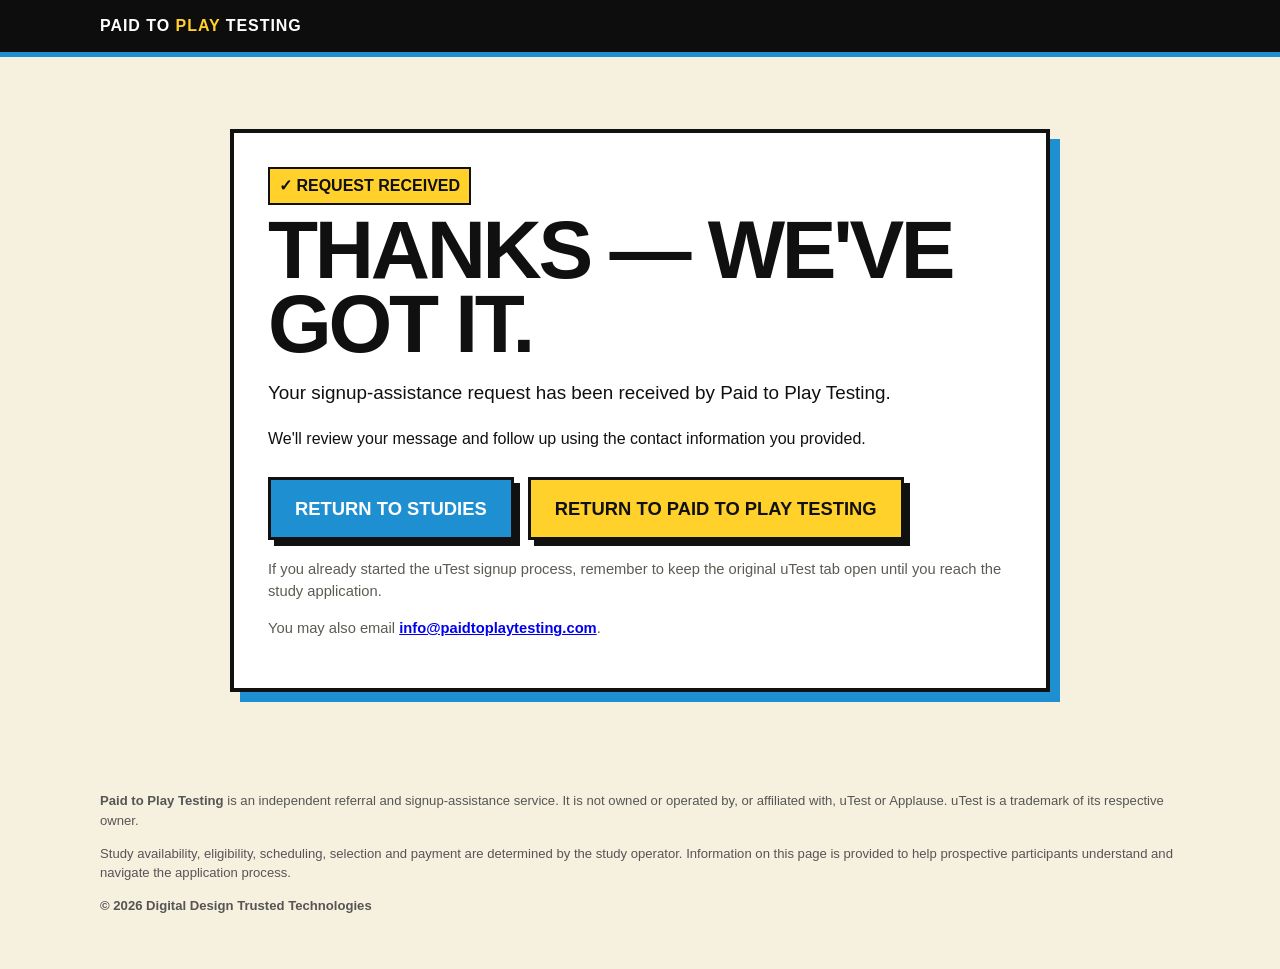
<file: ThankYou/index.html>
<!doctype html>
<html lang="en">
<head>
<meta charset="utf-8">
<meta name="viewport" content="width=device-width,initial-scale=1">
<title>Request Received | Paid to Play Testing</title>
<meta name="description" content="Your signup assistance request has been received by Paid to Play Testing.">
<link rel="stylesheet" href="../assets/style.css">
<link rel="icon" type="image/png" sizes="512x512" href="../assets/favicon.png?v=44">
<link rel="shortcut icon" href="../assets/favicon.ico?v=44">
</head>
<body>
<header class="topbar"><div class="wrap brand">PAID TO <span>PLAY</span> TESTING</div></header>

<main>
<section class="hero">
  <div class="wrap">
    <div class="thank-card">
      <div class="tip-label">✓ REQUEST RECEIVED</div>
      <h1 class="thank-title">Thanks — we've got it.</h1>
      <p class="lead">Your signup-assistance request has been received by Paid to Play Testing.</p>
      <p>We'll review your message and follow up using the contact information you provided.</p>

      <div class="thank-actions">
        <a class="cta" href="../">Return to Studies</a>
        <a class="cta secondary-cta" href="https://get.paidtoplaytesting.com/" rel="noopener noreferrer">Return to Paid to Play Testing</a>
      </div>

      <p class="note">If you already started the uTest signup process, remember to keep the original uTest tab open until you reach the study application.</p>
      <p class="note">You may also email <a href="mailto:info@paidtoplaytesting.com"><strong>info@paidtoplaytesting.com</strong></a>.</p>
    </div>
  </div>
</section>
</main>

<footer>
<div class="wrap">
  <p><strong>Paid to Play Testing</strong> is an independent referral and signup-assistance service. It is not owned or operated by, or affiliated with, uTest or Applause. uTest is a trademark of its respective owner.</p>
  <p>Study availability, eligibility, scheduling, selection and payment are determined by the study operator. Information on this page is provided to help prospective participants understand and navigate the application process.</p>
  <p><strong>© 2026 Digital Design Trusted Technologies</strong></p>
</div>
</footer>
</body>
</html>
</file>
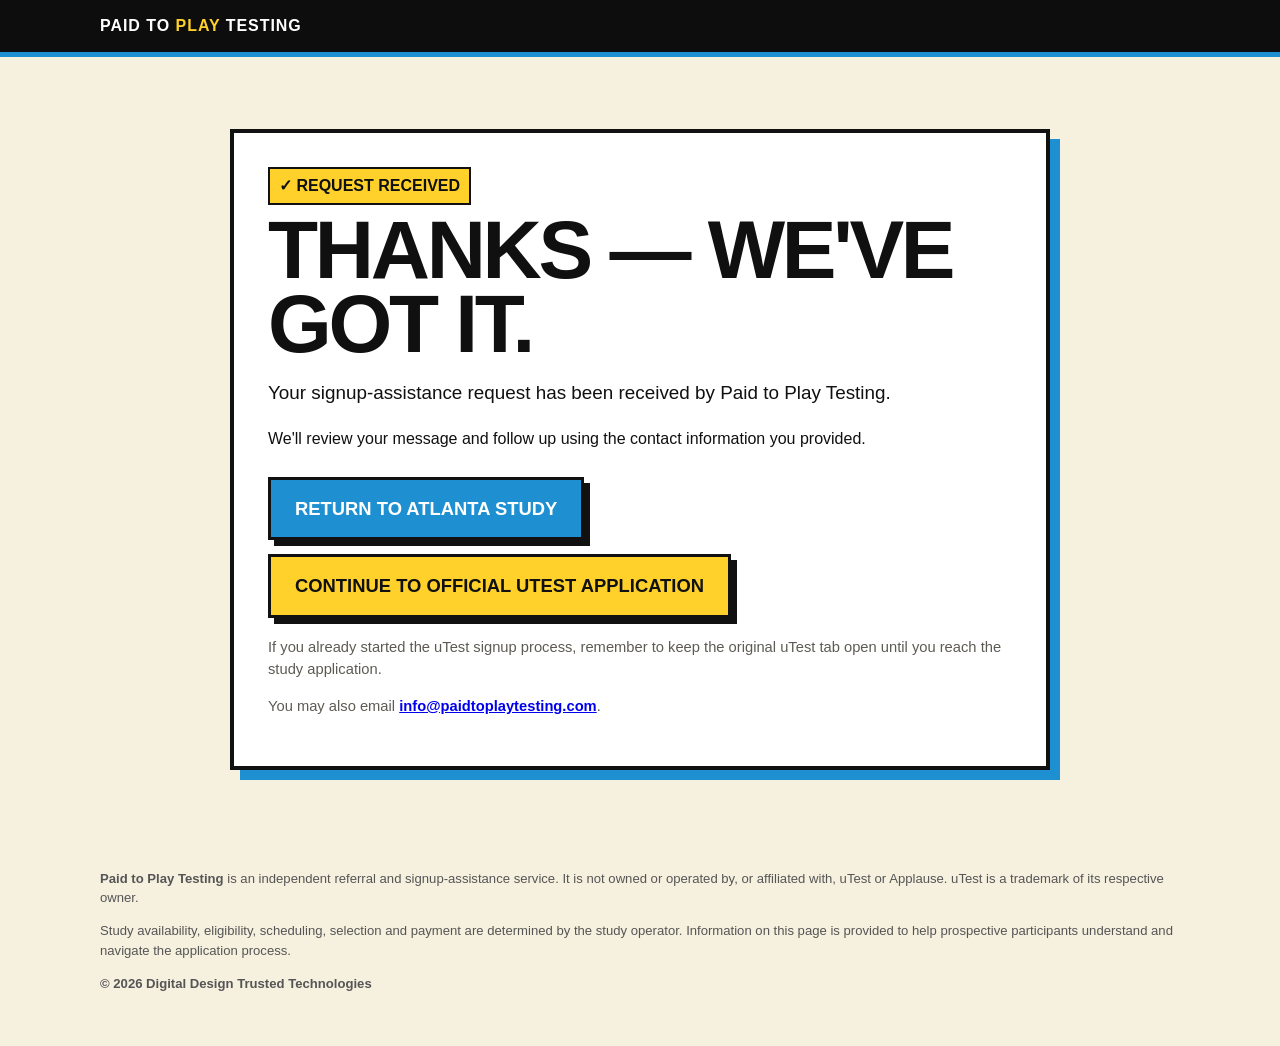
<file: Atlanta/ThankYou/index.html>
<!doctype html>
<html lang="en">
<head>
<meta charset="utf-8">
<meta name="viewport" content="width=device-width,initial-scale=1">
<title>Request Received | Paid to Play Testing</title>
<meta name="description" content="Your signup assistance request has been received by Paid to Play Testing.">
<link rel="stylesheet" href="../../assets/style.css">
<link rel="icon" type="image/png" sizes="512x512" href="../../assets/favicon.png?v=44">
<link rel="shortcut icon" href="../../assets/favicon.ico?v=44">
</head>
<body>
<header class="topbar"><div class="wrap brand">PAID TO <span>PLAY</span> TESTING</div></header>

<main>
<section class="hero">
  <div class="wrap">
    <div class="thank-card">
      <div class="tip-label">✓ REQUEST RECEIVED</div>
      <h1 class="thank-title">Thanks — we've got it.</h1>
      <p class="lead">Your signup-assistance request has been received by Paid to Play Testing.</p>
      <p>We'll review your message and follow up using the contact information you provided.</p>

      <div class="thank-actions">
        <a class="cta" href="../">Return to Atlanta Study</a>
        <a class="cta secondary-cta" href="https://utest.com/c-signup/wearables-atl-ambassador-1436373" rel="noopener noreferrer">Continue to Official uTest Application</a>
      </div>

      <p class="note">If you already started the uTest signup process, remember to keep the original uTest tab open until you reach the study application.</p>
      <p class="note">You may also email <a href="mailto:info@paidtoplaytesting.com"><strong>info@paidtoplaytesting.com</strong></a>.</p>
    </div>
  </div>
</section>
</main>

<footer>
<div class="wrap">
  <p><strong>Paid to Play Testing</strong> is an independent referral and signup-assistance service. It is not owned or operated by, or affiliated with, uTest or Applause. uTest is a trademark of its respective owner.</p>
  <p>Study availability, eligibility, scheduling, selection and payment are determined by the study operator. Information on this page is provided to help prospective participants understand and navigate the application process.</p>
  <p><strong>© 2026 Digital Design Trusted Technologies</strong></p>
</div>
</footer>
</body>
</html>
</file>
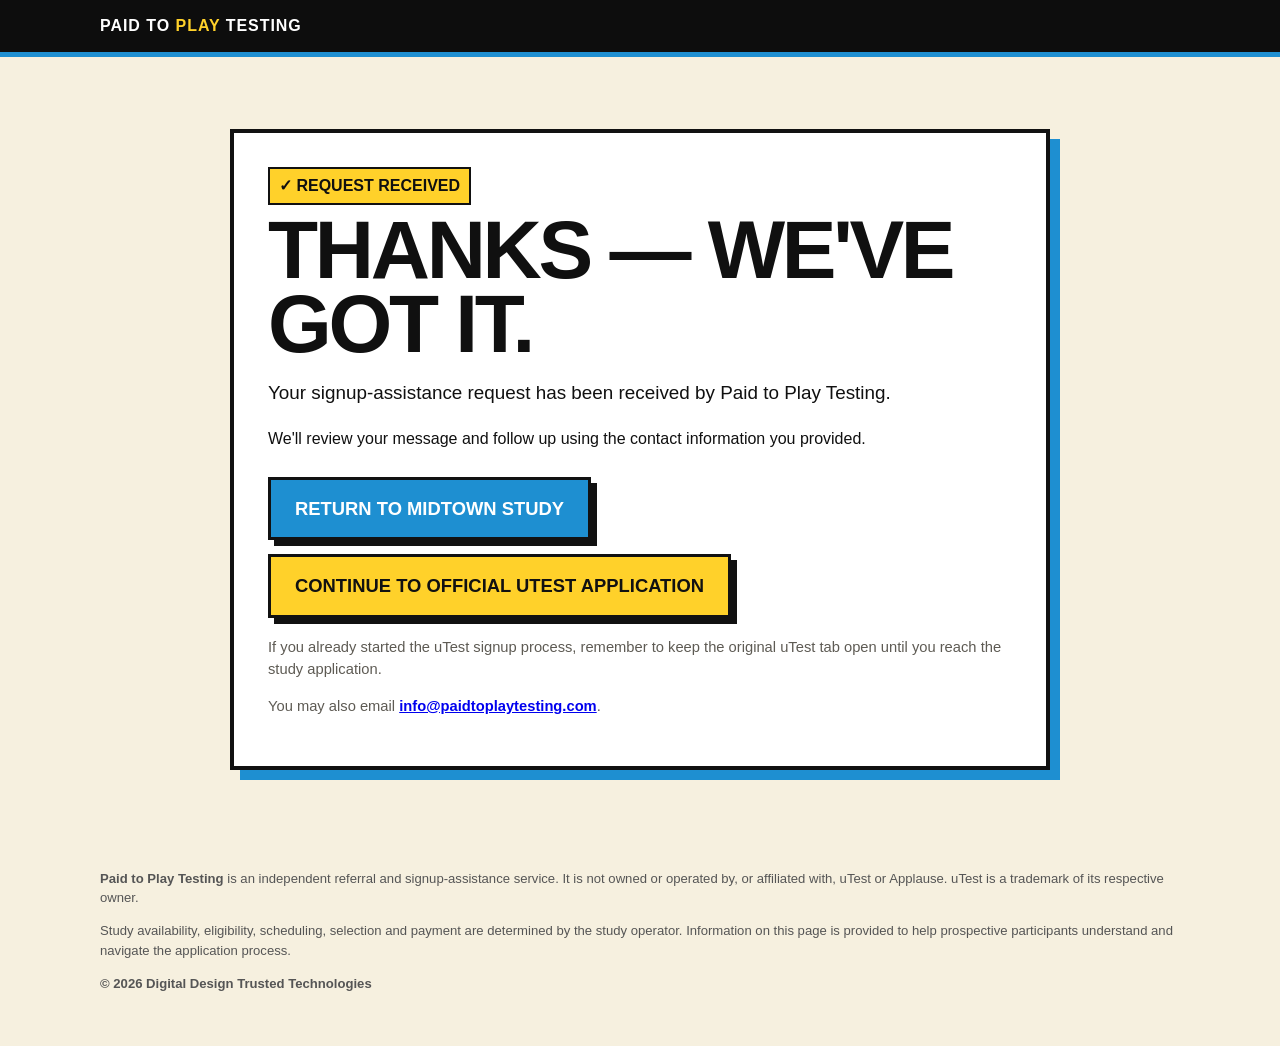
<file: Midtown/ThankYou/index.html>
<!doctype html>
<html lang="en">
<head>
<meta charset="utf-8">
<meta name="viewport" content="width=device-width,initial-scale=1">
<title>Request Received | Paid to Play Testing</title>
<meta name="description" content="Your signup assistance request has been received by Paid to Play Testing.">
<link rel="stylesheet" href="../../assets/style.css">
<link rel="icon" type="image/png" sizes="512x512" href="../../assets/favicon.png?v=44">
<link rel="shortcut icon" href="../../assets/favicon.ico?v=44">
</head>
<body>
<header class="topbar"><div class="wrap brand">PAID TO <span>PLAY</span> TESTING</div></header>

<main>
<section class="hero">
  <div class="wrap">
    <div class="thank-card">
      <div class="tip-label">✓ REQUEST RECEIVED</div>
      <h1 class="thank-title">Thanks — we've got it.</h1>
      <p class="lead">Your signup-assistance request has been received by Paid to Play Testing.</p>
      <p>We'll review your message and follow up using the contact information you provided.</p>

      <div class="thank-actions">
        <a class="cta" href="../">Return to Midtown Study</a>
        <a class="cta secondary-cta" href="https://utest.com/c-signup/wearables-nyc-ambassador-1436373" rel="noopener noreferrer">Continue to Official uTest Application</a>
      </div>

      <p class="note">If you already started the uTest signup process, remember to keep the original uTest tab open until you reach the study application.</p>
      <p class="note">You may also email <a href="mailto:info@paidtoplaytesting.com"><strong>info@paidtoplaytesting.com</strong></a>.</p>
    </div>
  </div>
</section>
</main>

<footer>
<div class="wrap">
  <p><strong>Paid to Play Testing</strong> is an independent referral and signup-assistance service. It is not owned or operated by, or affiliated with, uTest or Applause. uTest is a trademark of its respective owner.</p>
  <p>Study availability, eligibility, scheduling, selection and payment are determined by the study operator. Information on this page is provided to help prospective participants understand and navigate the application process.</p>
  <p><strong>© 2026 Digital Design Trusted Technologies</strong></p>
</div>
</footer>
</body>
</html>
</file>
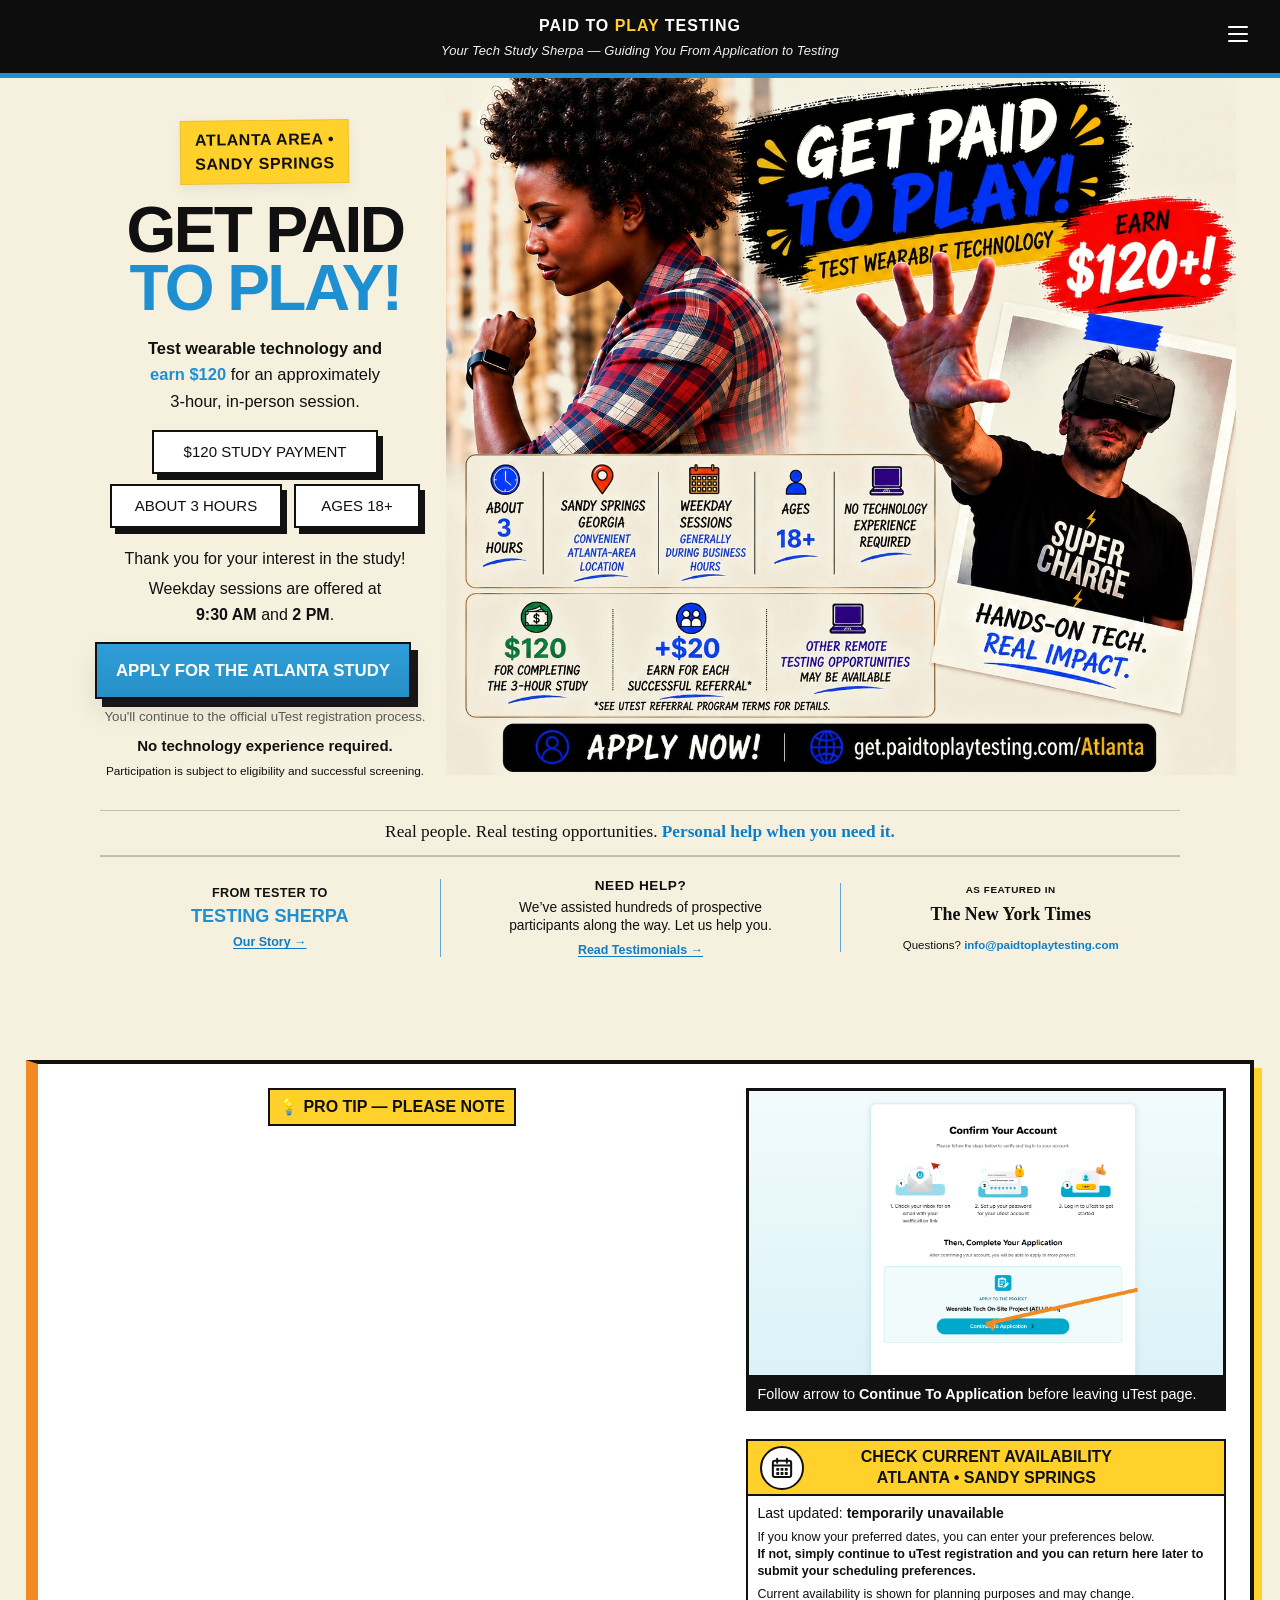
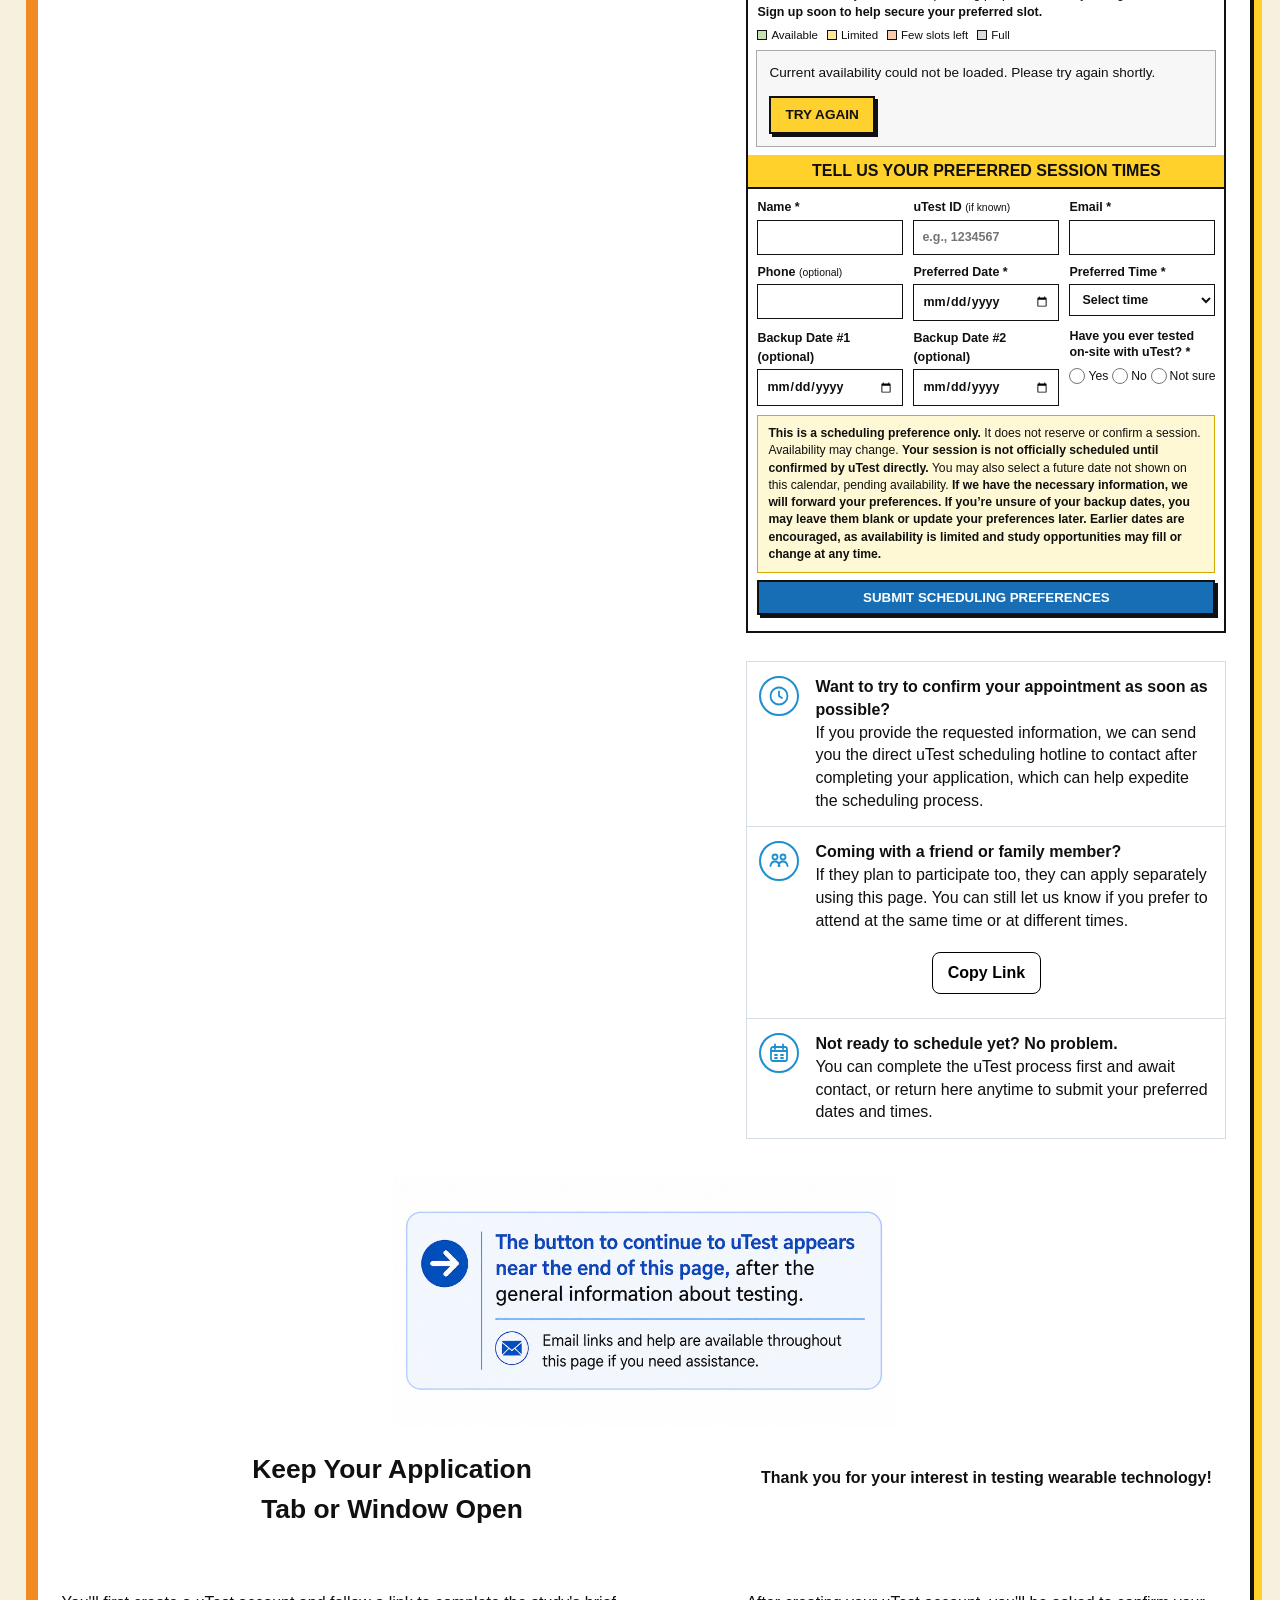
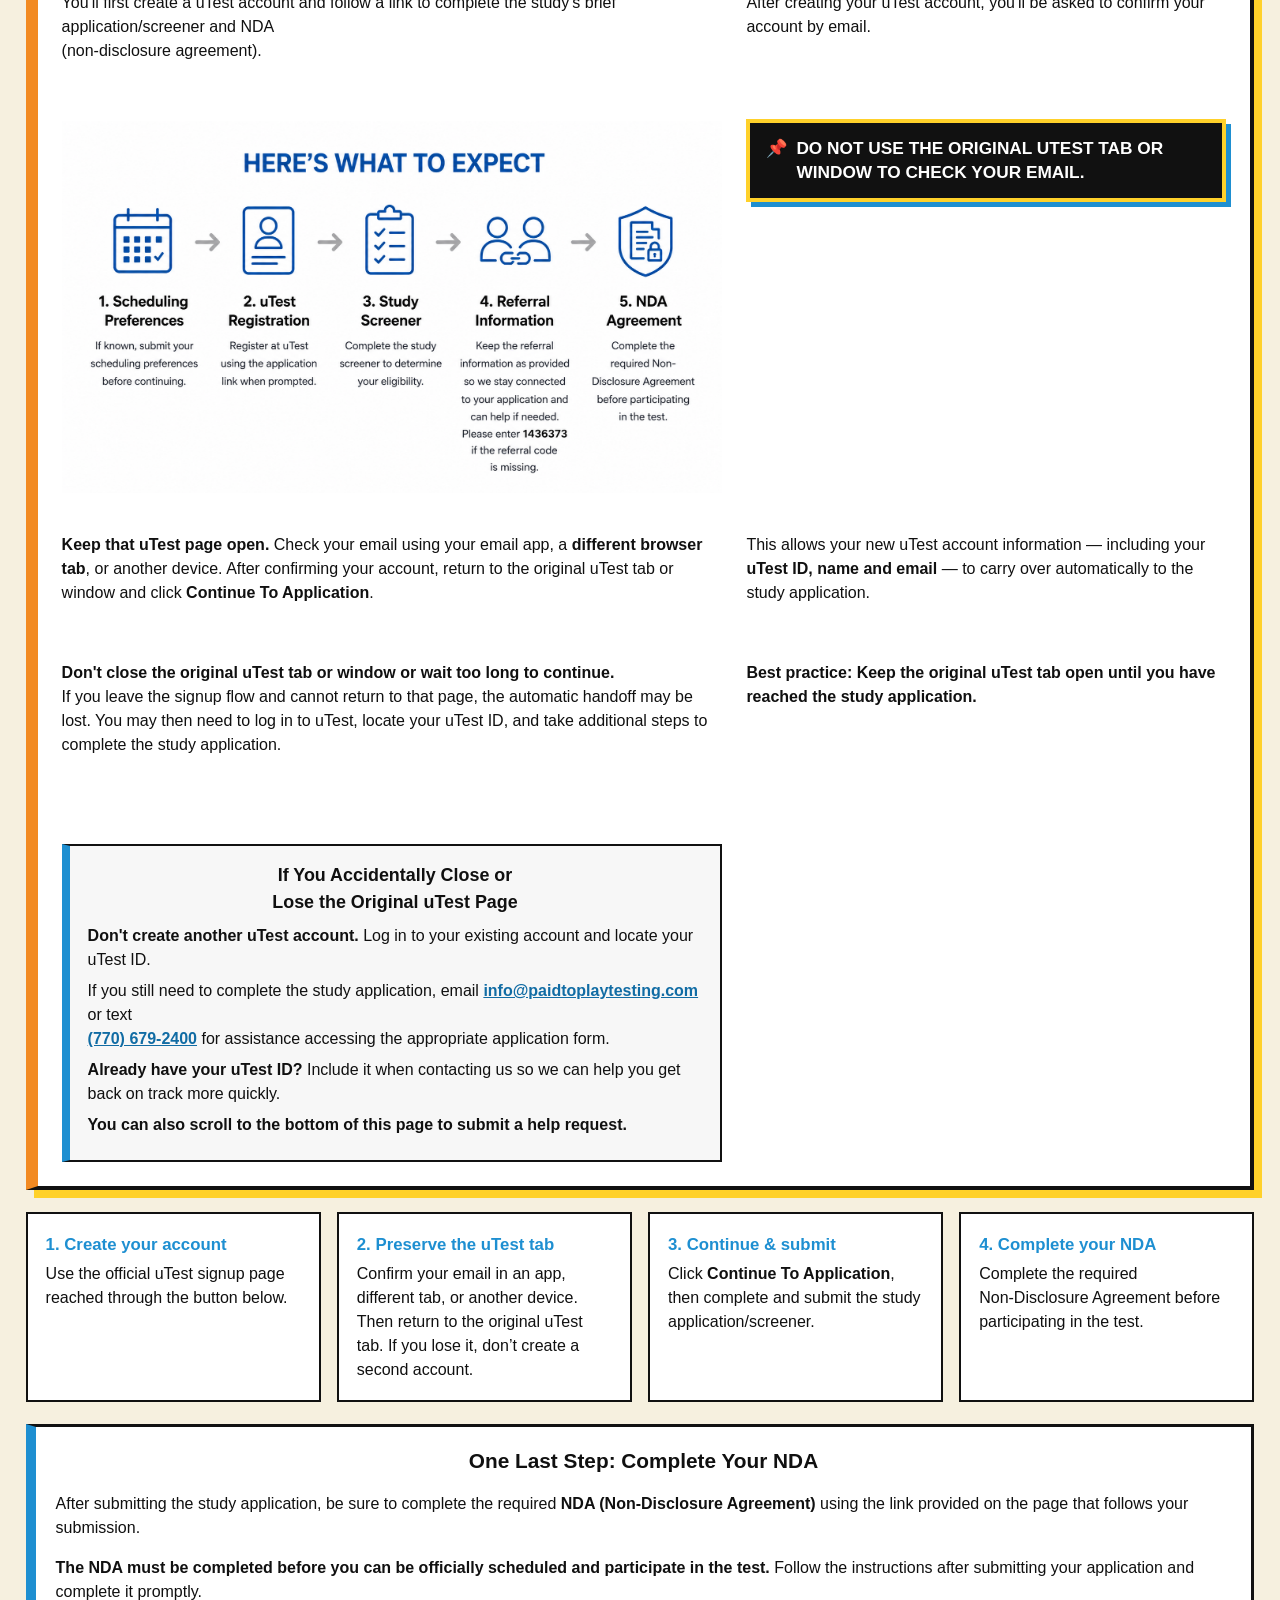
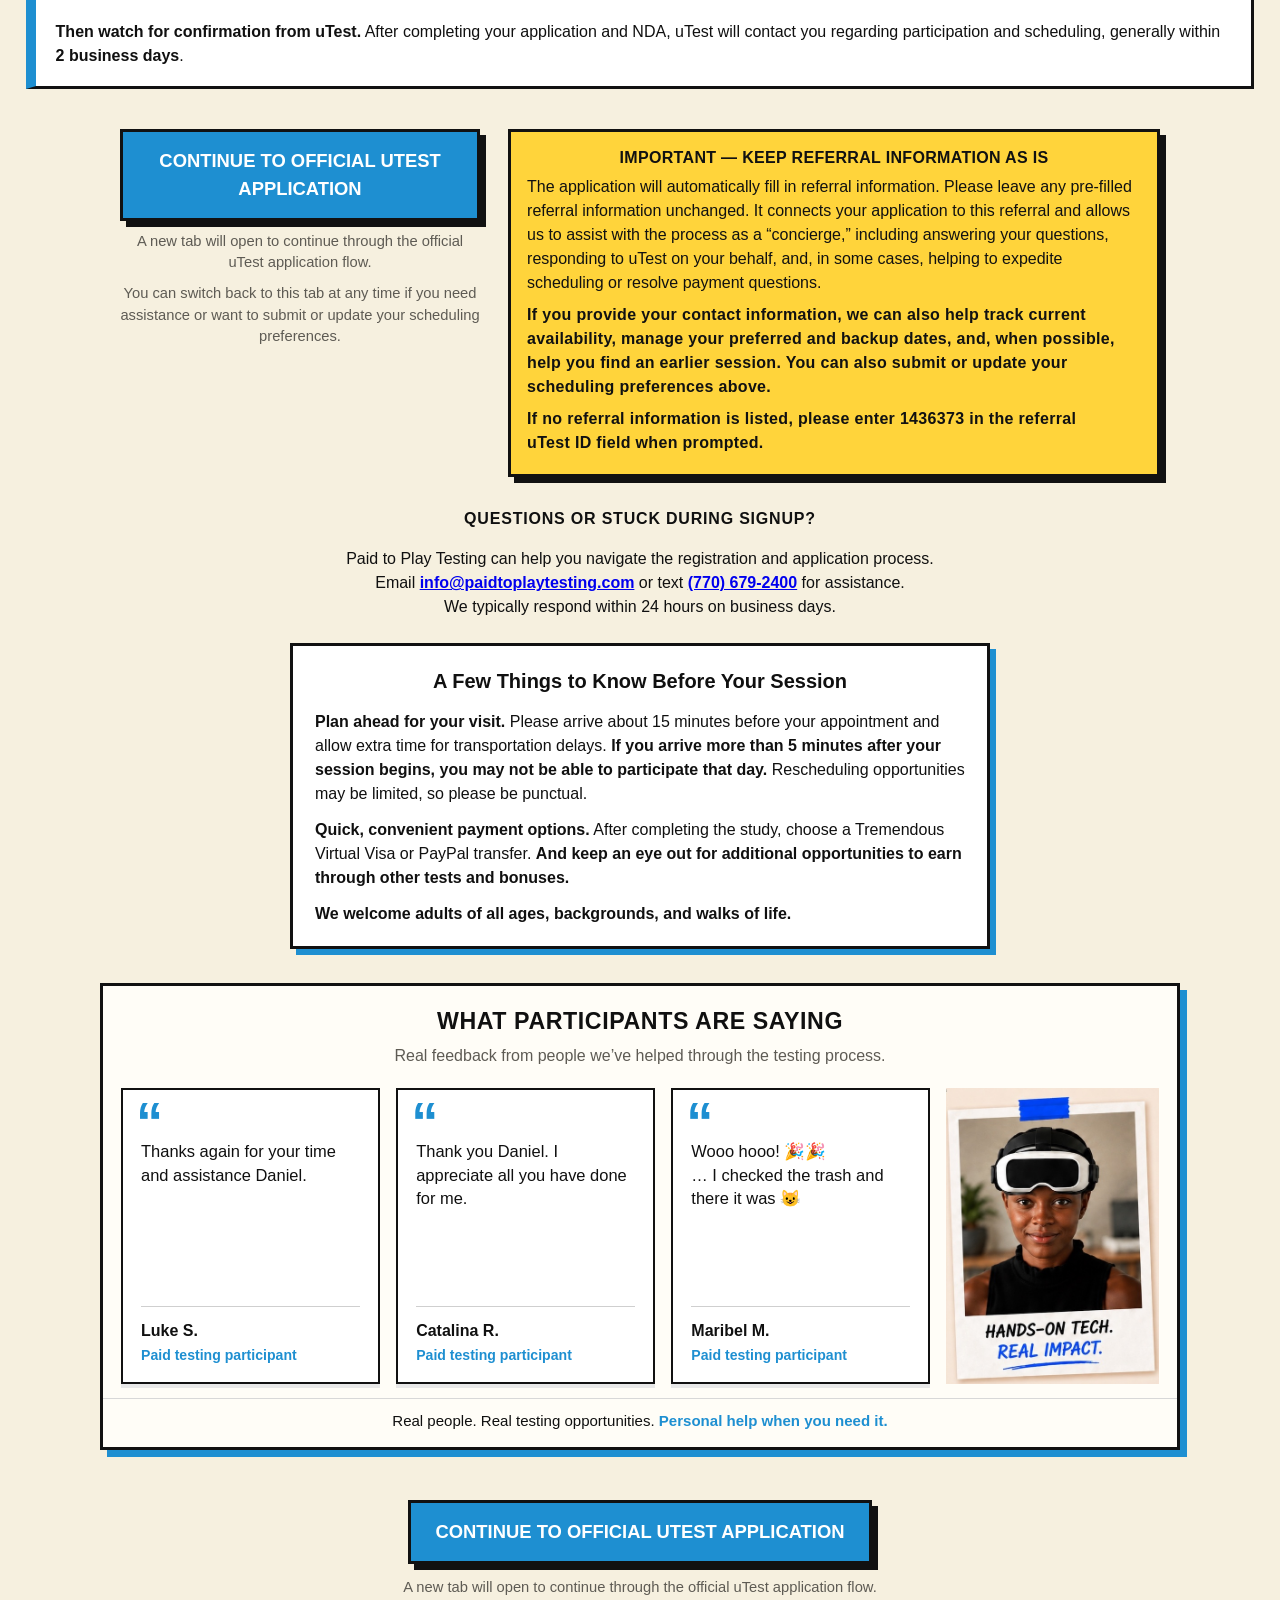
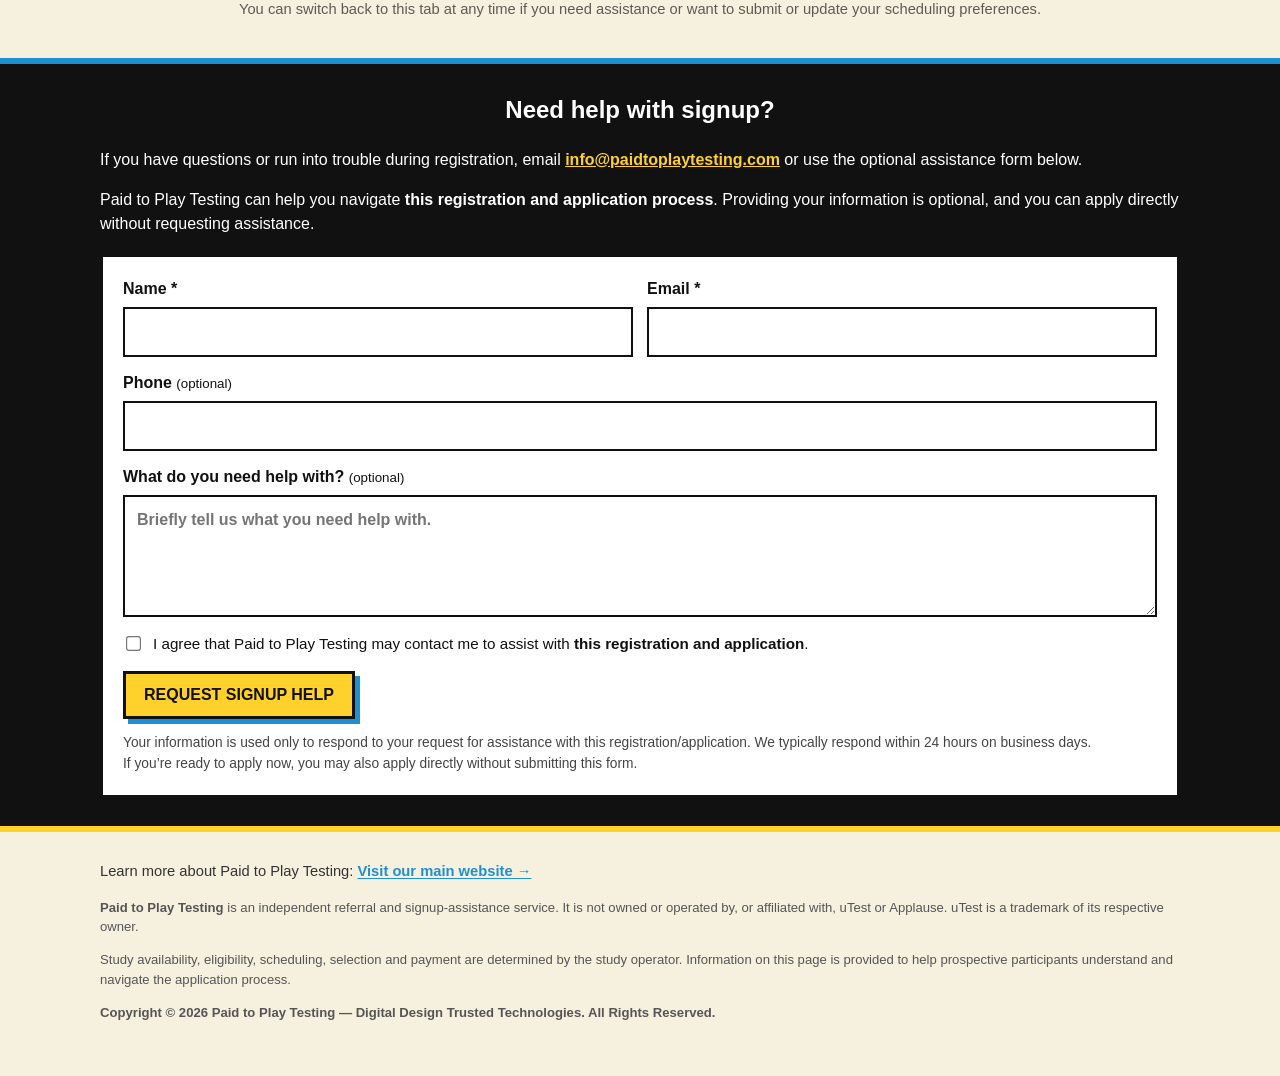
<file: Atlanta/indexold.html>
<!doctype html>
<html lang="en">
<head>
<meta charset="utf-8">
<meta name="viewport" content="width=device-width, initial-scale=1">
<meta name="format-detection" content="telephone=no">
<title>Atlanta Wearable Technology Study | Paid to Play Testing</title>
<meta name="description" content="Atlanta-area adults: apply for an in-person wearable technology testing opportunity in Sandy Springs paying $120 for approximately 3 hours.">
<link rel="stylesheet" href="../assets/style.css?v=1393">
<link rel="icon" type="image/png" sizes="512x512" href="../assets/favicon.png?v=47">
<link rel="shortcut icon" href="../assets/favicon.ico?v=47">

<style>
.brand-sherpa-tagline{
  margin-top:5px;
  font-size:13px;
  line-height:1.25;
  font-style:italic;
  font-weight:500;
  color:#f2f2f2;
  text-align:center;
  letter-spacing:.1px;
}
@media (max-width:600px){
  .brand-sherpa-tagline{
    font-size:11px;
    line-height:1.25;
    margin-top:4px;
    padding:0 12px;
  }
}
</style>


<style>
/* v40: center both brand lines in the black site header */
.site-header,
header.site-header,
.topbar,
header.topbar {
  text-align: center;
}
.site-header .brand,
header.site-header .brand,
.topbar .brand,
header.topbar .brand {
  width: 100%;
  margin-left: auto;
  margin-right: auto;
  text-align: center;
}
.brand-sherpa-tagline {
  text-align: center;
}
</style>


<style>
header.topbar {
  text-align:center !important;
}
header.topbar > * {
  margin-left:auto !important;
  margin-right:auto !important;
}
</style>


<style>
/* v41: slightly tighten the separation between the application CTA and What to expect */
.two-col {
  margin-top: -22px;
}
@media (max-width: 700px) {
  .two-col {
    margin-top: -16px;
  }
}

/* Atlanta desktop parity with the locked Midtown hero rhythm.
   Desktop only: mobile/tablet markup behavior remains unchanged. */
.atlanta-desktop-break,
.atlanta-desktop-thanks {
  display: none;
}
@media (min-width: 901px) {
  body.atlanta .hero .atlanta-desktop-break {
    display: inline;
  }
  body.atlanta .hero .desktop-lead-break {
    display: none;
  }
  body.atlanta .hero .hero-thanks-full {
    display: none;
  }
  body.atlanta .hero .atlanta-desktop-thanks {
    display: inline;
  }
  body.atlanta .hero .atlanta-desktop-hidden {
    display: none;
  }
}
</style>

<style>
/* ATLANTA DESKTOP CONSOLIDATED POLISH — desktop only; portrait mobile remains locked. */
.atlanta-desktop-ribbon-break{display:none}
.atlanta-desktop-post-cta{display:none}
@media (min-width:901px){
  body.atlanta .hero .atlanta-desktop-ribbon-break{display:block}

  /* Slightly more breathing room through the established desktop hero rhythm. */
  body.atlanta .hero .offer{margin:16px auto 18px!important}
  body.atlanta .hero .session-times{margin:3px auto 12px!important}
  body.atlanta .hero .hero-cta-row{margin-top:13px!important;margin-bottom:9px!important}
  body.atlanta .hero .hero-note{margin-top:8px!important}
  body.atlanta .hero{padding-bottom:47px!important}
  body.atlanta .hero .atlanta-desktop-post-cta{display:block;margin:10px auto 0;max-width:430px;text-align:center}
  body.atlanta .hero .atlanta-desktop-no-tech{margin:0;font-size:.94rem;line-height:1.35;font-weight:700}
  body.atlanta .hero .atlanta-desktop-eligibility{margin:8px 0 0;font-size:.74rem;line-height:1.35;font-weight:400}

  /* Desktop credibility order: Story | Need Help | Press. */
  body.atlanta .credibility-grid{grid-template-columns:1fr 1.18fr 1fr}
  body.atlanta .credibility-item{gap:5px;transform:translateY(0px)}
  body.atlanta .credibility-story>span{font-size:.79rem;letter-spacing:.025em}
  body.atlanta .credibility-story>strong{margin-top:0}
  body.atlanta .credibility-help>strong{font-size:.85rem;line-height:1.1;letter-spacing:.04em}
  body.atlanta .credibility-help>span{max-width:300px;font-size:.86rem;line-height:1.32}
  body.atlanta .atlanta-desktop-trust-link{display:inline-block;margin-top:3px;color:#0a7fc7;font-size:.78rem;line-height:1.15;font-weight:800;text-decoration:underline;text-underline-offset:2px}
  body.atlanta .credibility-press .credibility-eyebrow{font-size:.62rem;margin-bottom:2px}
  body.atlanta .credibility-press>strong{font-size:1.12rem}

  /* Desktop-only spacing test: modest breathing room after credibility strip. */
  body.atlanta .hero-credibility{padding-bottom:69px}

  /* Reuse the approved Atlanta modal language on desktop without touching mobile rules. */
  body.atlanta .atlanta-modal-backdrop{position:fixed;inset:0;z-index:10000;display:flex;align-items:center;justify-content:center;padding:24px;box-sizing:border-box;background:rgba(0,0,0,.62);overscroll-behavior:contain}
  body.atlanta .atlanta-modal-backdrop[hidden]{display:none!important}
  body.atlanta .atlanta-modal{position:relative;width:min(560px,calc(100vw - 48px));max-height:calc(100vh - 64px);overflow:auto;overflow-x:hidden;box-sizing:border-box;padding:28px 26px 25px;border:2px solid #111;border-radius:4px;background:#F6F0DF;color:#111;box-shadow:7px 7px 0 #118ee8;outline:none;-webkit-overflow-scrolling:touch}
  body.atlanta .atlanta-modal-accent{width:54px;height:5px;margin:0 0 13px;background:#f2cc21;transform:rotate(-1deg)}
  body.atlanta .atlanta-modal h2{margin:0 42px 15px 0;font-size:1.42rem;line-height:1.08;letter-spacing:.01em}
  body.atlanta .atlanta-modal p{margin:0 0 12px;font-size:.94rem;line-height:1.5}
  body.atlanta .atlanta-modal-close{position:absolute;top:12px;right:12px;width:36px;height:36px;padding:0;border:2px solid #111;border-radius:50%;background:#fff;color:#111;font:700 25px/30px Arial,sans-serif;text-align:center;cursor:pointer}
  body.atlanta .atlanta-modal-callout{margin:16px 0;padding:13px 14px;border:2px solid #111;background:#fff;box-shadow:4px 4px 0 #f2cc21}
  body.atlanta .atlanta-modal-callout>strong{display:block;margin-bottom:6px;font-size:.8rem;letter-spacing:.07em}
  body.atlanta .atlanta-modal-callout span{display:block;font-size:.88rem;line-height:1.44}
  body.atlanta .atlanta-modal-ending{margin-bottom:0!important}
  body.atlanta .atlanta-testimonial-card{margin:0 0 13px;padding:14px 15px;border:1.5px solid #111;background:#fff}
  body.atlanta .atlanta-testimonial-card:last-child{margin-bottom:0}
  body.atlanta .atlanta-testimonial-card p{margin:0 0 8px;font-size:.95rem;line-height:1.44}
  body.atlanta .atlanta-testimonial-card cite{display:block;font-size:.8rem;font-style:normal;font-weight:800}
  body.atlanta #atlanta-story-modal .atlanta-modal{padding-top:24px;padding-bottom:21px}
}
</style>

<!-- Privacy-friendly analytics by Plausible -->
<script async src="https://plausible.io/js/pa-c0Wt8fwlB-uVM_wcIl6Fx.js"></script>
<script>
  window.plausible=window.plausible||function(){(plausible.q=plausible.q||[]).push(arguments)},plausible.init=plausible.init||function(i){plausible.o=i||{}};
  plausible.init()
</script>


<style>
/* ATLANTA LOCKED PORTRAIT MOBILE IMPLEMENTATION — approved 2026-08-18 */
.atlanta-mobile-woman,.atlanta-mobile-vr,.atlanta-mobile-menu,.atlanta-mobile-credibility{display:none}
.atlanta-mobile-redirect-break{display:none}

@media (max-width:600px) and (orientation:portrait){
  html,body.atlanta{max-width:100%;overflow-x:clip}
  @supports not (overflow:clip){html,body.atlanta{overflow-x:hidden}}

  body.atlanta .topbar{
    position:relative!important;z-index:auto!important;overflow:visible!important;background:transparent!important;
    min-height:118px;padding:20px 48px 15px 16px;border-bottom:4px solid #118ee8;box-sizing:border-box;
  }
  body.atlanta .topbar::before{content:"";position:absolute;inset:0;z-index:0;background:#070707;pointer-events:none}
  body.atlanta .topbar .brand{position:relative;z-index:30!important;width:auto!important;font-size:21px;line-height:1.08;letter-spacing:.7px}
  body.atlanta .brand-sherpa-tagline{position:relative;z-index:30!important;max-width:300px;margin:8px auto 0!important;font-size:11px;line-height:1.45;font-style:normal}
  body.atlanta .atlanta-mobile-menu{display:none;position:absolute;z-index:30!important;right:18px;top:27px;width:29px;height:24px;padding:0;border:0;background:transparent;pointer-events:none}
  body.atlanta .atlanta-mobile-menu::before,body.atlanta .atlanta-mobile-menu::after,body.atlanta .atlanta-mobile-menu span{content:"";display:block;width:29px;height:3px;margin:0 0 6px;border-radius:2px;background:#fff}

  body.atlanta .hero{position:relative!important;z-index:auto!important;background:#F6F0DF;padding:20px 0 14px!important;overflow:visible!important}
  body.atlanta .hero-grid{display:block}
  body.atlanta .hero .copy{position:relative;min-height:670px!important;text-align:left;isolation:isolate;overflow:visible!important}
  body.atlanta .hero .visual{display:none!important}

  body.atlanta .atlanta-mobile-woman{display:block;position:absolute;top:-92px;right:-58px;width:167px;height:350px;overflow:visible;z-index:12;pointer-events:none}
  body.atlanta .atlanta-mobile-woman img{position:absolute;display:block;width:181px;max-width:none;height:auto;top:0;right:-6px}
  body.atlanta .atlanta-mobile-vr{display:block;position:absolute;top:286px;right:-10px;width:179px;height:auto;overflow:visible;z-index:16;pointer-events:none;transform:rotate(2.5deg);transform-origin:center}
  body.atlanta .atlanta-mobile-vr img{display:block;width:100%;height:auto;max-width:none}

  body.atlanta .hero .kicker{position:relative;z-index:20!important;width:max-content;max-width:none!important;margin:0 0 14px!important;padding:7px 9px!important;font-size:.69rem!important;line-height:1.15;white-space:nowrap;transform:translate(24px,-12px) rotate(-1deg)!important}
  body.atlanta .hero h1{position:relative;z-index:20!important;width:196px!important;margin:0 0 14px!important;font-size:40px!important;line-height:.88!important;white-space:nowrap;transform:translate(24px,-12px)!important}
  body.atlanta .hero .lead{position:relative;z-index:20!important;width:214px!important;max-width:214px!important;margin:0!important;font-size:.91rem!important;line-height:1.48!important;text-align:left;transform:translate(24px,-12px)!important}

  body.atlanta .hero .offer{position:relative;z-index:20!important;display:flex!important;flex-direction:column!important;align-items:center!important;gap:8px!important;width:254px!important;max-width:254px!important;margin:10px auto 17px!important;transform:translate(-48px,-12px)!important}
  body.atlanta .hero .offer-lower-pair{display:flex!important;flex-direction:row!important;align-items:stretch!important;justify-content:center!important;gap:9px!important;width:auto!important}
  body.atlanta .hero .pill{width:auto!important;min-height:38px!important;padding:8px 10px!important;font-size:.76rem!important;line-height:1.05!important;white-space:nowrap!important;box-shadow:3px 3px 0 #111!important}
  body.atlanta .hero .offer-detail-trigger:first-of-type{width:190px!important}
  body.atlanta .hero .offer-detail-trigger[data-detail="duration"]{width:137px!important}
  body.atlanta .hero .offer-detail-trigger[data-detail="age"]{width:101px!important}
  body.atlanta .offer-detail-trigger{position:relative!important;touch-action:manipulation}
  body.atlanta .offer-detail-trigger::after{content:"›";position:absolute;right:10px;top:50%;transform:translateY(-52%);font-size:.92em;line-height:1;font-weight:700;opacity:.58;pointer-events:none}
  body.atlanta .offer-detail-trigger:active{transform:translate(2px,2px)!important;box-shadow:2px 2px 0 #111!important}

  body.atlanta .offer-popover{box-sizing:border-box!important;left:calc(50% + 48px)!important;width:calc(100vw - 40px)!important;max-width:360px!important;min-width:0!important;padding:16px 42px 16px 16px!important;overflow-wrap:anywhere!important;word-break:normal!important}
  body.atlanta .offer-popover-copy{max-width:100%!important;min-width:0!important}
  body.atlanta .offer-popover-close{right:8px!important;top:8px!important}

  body.atlanta .hero .session-times{position:absolute!important;top:330px!important;left:14px!important;width:166px!important;max-width:166px!important;min-height:0!important;margin:0!important;padding:0!important;text-align:center!important;font-size:.83rem!important;line-height:1.48!important;z-index:18!important}
  body.atlanta .hero .hero-thanks{display:block!important;text-align:center!important;margin:0 0 7px!important}
  body.atlanta .hero .hero-thanks-full,body.atlanta .hero .atlanta-desktop-thanks{display:none!important}
  body.atlanta .hero .hero-thanks-mobile{display:inline!important}
  body.atlanta .hero .atlanta-session-offered,body.atlanta .hero .atlanta-desktop-hidden{display:none!important}
  body.atlanta .hero .mobile-session-break{display:inline!important}

  body.atlanta .hero .hero-cta-row{position:absolute!important;top:548px!important;left:0!important;right:0!important;width:100%!important;margin:0!important;text-align:center!important;z-index:24!important}
  body.atlanta .hero .hero-cta-row .cta{position:relative!important;z-index:24!important;display:inline-block!important;width:min(330px,86vw)!important;min-width:0!important;max-width:330px!important;min-height:0!important;box-sizing:border-box!important;padding:10px 18px 11px!important;font-size:1.22rem!important;line-height:.98!important;white-space:normal!important;text-align:center!important;border-width:2px!important;box-shadow:5px 5px 0 #111!important}
  body.atlanta .hero .hero-cta-row .cta .cta-atl-prefix,body.atlanta .hero .hero-cta-row .cta .cta-atl-rest{display:block!important}
  body.atlanta .hero .hero-note{position:absolute!important;top:615px!important;left:50%!important;transform:translateX(-50%)!important;z-index:26!important;width:300px!important;max-width:80vw!important;margin:0!important;padding:5px 6px!important;box-sizing:border-box!important;background:#F6F0DF!important;text-align:center!important;font-size:.88rem!important;line-height:1.34!important}
  body.atlanta .atlanta-mobile-redirect-break{display:inline}

  body.atlanta .hero-credibility .credibility-grid{display:none!important}
  body.atlanta .hero-credibility{position:relative;z-index:10;margin-top:0!important;padding:18px 20px 22px!important;background:#F6F0DF!important}
  body.atlanta .atlanta-mobile-credibility{display:block!important;max-width:330px;margin:0 auto;text-align:center}
  body.atlanta .atlanta-mobile-trust-block{padding:13px 0}
  body.atlanta .atlanta-mobile-trust-block + .atlanta-mobile-trust-block{border-top:1px solid rgba(17,17,17,.18)}
  body.atlanta .atlanta-mobile-trust-kicker{font-size:1.04rem;line-height:1.16;font-weight:800;letter-spacing:.08em;text-transform:uppercase}
  body.atlanta .atlanta-mobile-trust-link{display:inline-block;margin-top:4px;font-size:1.02rem;line-height:1.22;font-weight:700;color:inherit;text-decoration:underline;text-underline-offset:2px;cursor:pointer}
  body.atlanta .atlanta-mobile-trust-help p{margin:7px auto 5px;max-width:315px;font-size:1.08rem;line-height:1.4}
  body.atlanta .atlanta-mobile-trust-press .atlanta-mobile-trust-kicker{font-size:.68rem;line-height:1.18}
  body.atlanta .atlanta-mobile-trust-nyt{margin-top:4px;font-family:Georgia,"Times New Roman",serif;font-size:1rem;line-height:1.12;font-weight:700}

  .atlanta-modal-backdrop{position:fixed;inset:0;z-index:10000;display:flex;align-items:center;justify-content:center;padding:18px;box-sizing:border-box;background:rgba(0,0,0,.62);overscroll-behavior:contain}
  .atlanta-modal-backdrop[hidden]{display:none!important}
  .atlanta-modal{position:relative;width:min(360px,calc(100vw - 36px));max-height:calc(100dvh - 36px);overflow:auto;overflow-x:hidden;box-sizing:border-box;padding:25px 20px 22px;border:2px solid #111;border-radius:4px;background:#F6F0DF;color:#111;box-shadow:7px 7px 0 #118ee8;outline:none;-webkit-overflow-scrolling:touch}
  .atlanta-modal-accent{width:54px;height:5px;margin:0 0 13px;background:#f2cc21;transform:rotate(-1deg)}
  .atlanta-modal h2{margin:0 35px 15px 0;font-size:1.28rem;line-height:1.08;letter-spacing:.01em}
  .atlanta-modal p{margin:0 0 12px;font-size:.88rem;line-height:1.48}
  .atlanta-modal-close{position:absolute;top:10px;right:10px;width:34px;height:34px;padding:0;border:2px solid #111;border-radius:50%;background:#fff;color:#111;font:700 24px/28px Arial,sans-serif;text-align:center;cursor:pointer}
  .atlanta-modal-callout{margin:15px 0;padding:12px 13px;border:2px solid #111;background:#fff;box-shadow:4px 4px 0 #f2cc21}
  .atlanta-modal-callout>strong{display:block;margin-bottom:6px;font-size:.78rem;letter-spacing:.07em}
  .atlanta-modal-callout span{display:block;font-size:.82rem;line-height:1.42}
  .atlanta-modal-ending{margin-bottom:0!important}
  .atlanta-testimonial-card{margin:0 0 13px;padding:13px 14px;border:1.5px solid #111;background:#fff}
  .atlanta-testimonial-card:last-child{margin-bottom:0}
  .atlanta-testimonial-card p{margin:0 0 8px;font-size:.9rem;line-height:1.42}
  .atlanta-testimonial-card cite{display:block;font-size:.78rem;font-style:normal;font-weight:800}

  #atlanta-story-modal .atlanta-modal{padding-top:22px!important;padding-bottom:18px!important}
  #atlanta-story-modal .atlanta-modal-accent{margin-bottom:9px!important}
  #atlanta-story-modal .atlanta-modal h2{margin-bottom:10px!important}
  #atlanta-story-modal .atlanta-modal p{margin-bottom:8px!important}
  #atlanta-story-modal .atlanta-modal-callout{margin-top:10px!important;margin-bottom:9px!important;padding-top:9px!important;padding-bottom:9px!important}
  #atlanta-story-modal .atlanta-modal-callout>strong{margin-bottom:5px!important}
  #atlanta-story-modal .atlanta-modal-ending{margin-top:0!important;margin-bottom:0!important}
}
@media (min-width:414px) and (max-width:600px) and (orientation:portrait){body.atlanta .atlanta-mobile-woman{right:-50px}}
@media (min-width:430px) and (max-width:600px) and (orientation:portrait){body.atlanta .atlanta-mobile-woman{right:-46px}}
html.atlanta-modal-open,body.atlanta-modal-open{overflow:hidden!important;overscroll-behavior:none!important}
</style>


<style>
/* Atlanta desktop contact + minimal hamburger utility test. Desktop only; mobile remains locked. */
.atlanta-desktop-contact,.atlanta-desktop-utility-menu{display:none}
@media (min-width:901px){
  body.atlanta .credibility-press .atlanta-desktop-contact{display:block;margin-top:8px;font-family:Arial,Helvetica,sans-serif;font-size:.72rem;line-height:1.25;font-weight:400;color:#111;text-align:center}
  body.atlanta .credibility-press .atlanta-desktop-contact a{color:#0a7fc7;font-weight:700;text-decoration:none}
  body.atlanta header.topbar .atlanta-mobile-menu{display:block;position:absolute;z-index:80;right:20px;top:12px;width:44px;height:44px;padding:0;border:0;background:transparent;pointer-events:auto;cursor:pointer}
  body.atlanta header.topbar .atlanta-mobile-menu::before,body.atlanta header.topbar .atlanta-mobile-menu::after,body.atlanta header.topbar .atlanta-mobile-menu span{content:"";position:absolute;left:12px;display:block;width:20px;height:2px;margin:0;border-radius:1px;background:#fff}
  body.atlanta header.topbar .atlanta-mobile-menu::before{top:14px}
  body.atlanta header.topbar .atlanta-mobile-menu span{top:21px}
  body.atlanta header.topbar .atlanta-mobile-menu::after{top:28px}
  body.atlanta .atlanta-desktop-utility-menu{display:block;position:fixed;z-index:75;top:0;right:0;width:100%;height:100%;pointer-events:none}
  body.atlanta .atlanta-desktop-utility-menu[hidden]{display:none}
  body.atlanta .atlanta-desktop-utility-panel{position:absolute;top:76px;right:24px;width:min(330px,calc(100vw - 48px));padding:14px 16px 16px;background:#0b0b0b;border:2px solid #111;box-shadow:5px 5px 0 #1696d2;pointer-events:auto}
  body.atlanta .atlanta-desktop-utility-panel a,body.atlanta .atlanta-desktop-utility-panel button{display:block;width:100%;box-sizing:border-box;margin:0;padding:11px 8px;border:0;border-bottom:1px solid rgba(255,255,255,.2);background:transparent;color:#fff;font:700 13px/1.2 Arial,Helvetica,sans-serif;text-align:left;text-decoration:none;cursor:pointer}
  body.atlanta .atlanta-desktop-utility-panel a:hover,body.atlanta .atlanta-desktop-utility-panel button:hover{color:#28a9e2}
  body.atlanta .atlanta-desktop-utility-panel .atlanta-desktop-menu-close{padding-top:3px;padding-bottom:9px;color:#f2c300;font-size:11px;text-align:right}
  body.atlanta .atlanta-desktop-utility-panel .atlanta-desktop-menu-main-site{margin-top:8px;padding-top:14px;border-top:1px solid rgba(255,255,255,.28);color:#cfcfcf;font-weight:600}
  body.atlanta .atlanta-desktop-utility-panel > :last-child{border-bottom:0}
}
</style>
<style>
/* ATLANTA MOBILE COMPOSITION PROTOTYPE — isolated duplicate only.
   Production Atlanta HTML and shared CSS remain untouched. */
.mobile-woman-stage,.mobile-promo-stage,.mobile-vr-stage,.mobile-menu-prototype{display:none}
@media (max-width:600px) and (orientation:portrait){
  body.mobile-woman-prototype .topbar{
    position:relative;
    min-height:118px;
    padding:20px 48px 15px 16px;
    border-bottom:4px solid #118ee8;
    box-sizing:border-box;
  }
  body.mobile-woman-prototype .topbar .brand{
    width:auto!important;
    font-size:21px;
    line-height:1.08;
    letter-spacing:.7px;
  }
  body.mobile-woman-prototype .brand-sherpa-tagline{
    max-width:300px;
    margin:8px auto 0!important;
    font-size:11px;
    line-height:1.45;
    font-style:normal;
  }
  body.mobile-woman-prototype .mobile-menu-prototype{
    display:block;
    position:absolute;
    right:18px;
    top:27px;
    width:29px;
    height:24px;
    padding:0;
    border:0;
    background:transparent;
    pointer-events:none;
  }
  body.mobile-woman-prototype .mobile-menu-prototype::before,
  body.mobile-woman-prototype .mobile-menu-prototype::after,
  body.mobile-woman-prototype .mobile-menu-prototype span{
    content:"";
    display:block;
    width:29px;
    height:3px;
    margin:0 0 6px;
    border-radius:2px;
    background:#fff;
  }

  body.mobile-woman-prototype .hero{
    position:relative;
    background:#F6F0DF;
    padding:25px 0 22px;
    overflow:hidden;
  }
  body.mobile-woman-prototype .hero-grid{display:block}
  body.mobile-woman-prototype .hero .copy{
    position:relative;
    min-height:770px;
    text-align:left;
    isolation:isolate;
  }
  body.mobile-woman-prototype .hero .visual{display:none!important}

  /* Upper-right woman: transparent asset over the site's cream field. */
  body.mobile-woman-prototype .mobile-woman-stage{
    display:block;
    position:absolute;
    z-index:1;
    top:-27px;
    right:-40px;
    width:222px;
    height:355px;
    overflow:hidden;
    pointer-events:none;
  }
  body.mobile-woman-prototype .mobile-woman-stage img{
    position:absolute;
    display:block;
    width:238px;
    max-width:none;
    height:auto;
    top:-1px;
    right:-8px;
  }

  body.mobile-woman-prototype .hero .kicker{
    position:relative;
    z-index:4;
    width:max-content;
    max-width:225px;
    margin:0 0 16px;
    padding:8px 10px;
    font-size:.72rem;
    line-height:1.15;
    white-space:nowrap;
  }
  body.mobile-woman-prototype .hero h1{
    position:relative;
    z-index:4;
    width:217px;
    margin:0 0 17px;
    font-size:42px;
    line-height:.89;
    white-space:nowrap;
  }
  body.mobile-woman-prototype .hero .lead{
    position:relative;
    z-index:4;
    width:205px;
    max-width:205px;
    margin:0;
    font-size:.95rem;
    line-height:1.5;
    text-align:left;
  }

  /* Keep the existing study controls live and readable. */
  body.mobile-woman-prototype .hero .offer{
    position:relative;
    z-index:6;
    width:306px!important;
    margin:30px 0 22px 0!important;
  }

  /* Independent promo artwork, tucked into the woman/control relationship. */
  body.mobile-woman-prototype .mobile-promo-stage{
    display:block;
    position:absolute;
    z-index:5;
    top:344px;
    right:-2px;
    width:189px;
    height:139px;
    overflow:visible;
    pointer-events:none;
    transform:rotate(-1.5deg);
    transform-origin:center;
  }
  body.mobile-woman-prototype .mobile-promo-stage img{
    display:block;
    width:100%;
    height:auto;
    max-width:none;
  }

  /* Session copy occupies the left while the VR Polaroid continues the art on right. */
  body.mobile-woman-prototype .hero .session-times{
    position:relative;
    z-index:6;
    width:205px;
    max-width:205px;
    min-height:210px;
    margin:15px 0 0 4px !important;
    text-align:center !important;
    font-size:.92rem;
    line-height:1.55;
  }
  body.mobile-woman-prototype .mobile-vr-stage{
    display:block;
    position:absolute;
    z-index:5;
    top:491px;
    right:-18px;
    width:197px;
    height:210px;
    overflow:visible;
    pointer-events:none;
    transform:rotate(3deg);
    transform-origin:center;
  }
  body.mobile-woman-prototype .mobile-vr-stage img{
    display:block;
    width:100%;
    height:auto;
    max-width:none;
  }

  body.mobile-woman-prototype .hero .hero-cta-row{
    position:relative;
    z-index:8;
    clear:both;
    margin:5px 0 0!important;
  }
  body.mobile-woman-prototype .hero .hero-note{
    position:relative;
    z-index:8;
  }
  body.mobile-woman-prototype .hero-credibility{
    position:relative;
    z-index:10;
    background:#F6F0DF;
  }
}
</style>

<style>
/* ATLANTA MOBILE CORRECTIVE COMPOSITION PASS — prototype only */
@media (max-width:600px) and (orientation:portrait){
  /* Zone framework + deliberate stacking */
  body.mobile-woman-prototype .hero{
    padding:20px 0 14px !important;
    overflow:hidden;
  }
  body.mobile-woman-prototype .hero .copy{
    position:relative;
    min-height:650px !important;
    text-align:left;
    isolation:isolate;
  }
  body.mobile-woman-prototype .hero .visual{display:none!important}

  /* ZONE 1 — upper hero */
  body.mobile-woman-prototype .mobile-woman-stage{
    z-index:2 !important;
    top:-8px !important;
    right:-48px !important;
    width:167px !important;
    height:284px !important;
    overflow:hidden !important;
  }
  body.mobile-woman-prototype .mobile-woman-stage img{
    width:181px !important;
    top:0 !important;
    right:-5px !important;
  }
  body.mobile-woman-prototype .hero .kicker{
    z-index:8 !important;
    max-width:none !important;
    margin:0 0 14px !important;
    padding:7px 9px !important;
    font-size:.69rem !important;
  }
  body.mobile-woman-prototype .hero h1{
    z-index:8 !important;
    width:196px !important;
    margin:0 0 14px !important;
    font-size:40px !important;
    line-height:.88 !important;
  }

  /* ZONE 2 — controlled description */
  body.mobile-woman-prototype .hero .lead{
    z-index:8 !important;
    width:198px !important;
    max-width:198px !important;
    margin:0 !important;
    font-size:.91rem !important;
    line-height:1.48 !important;
  }

  /* ZONE 3 — compact 1-over-2 pyramid */
  body.mobile-woman-prototype .hero .offer{
    position:relative;
    z-index:10 !important;
    display:flex !important;
    flex-direction:column !important;
    align-items:center !important;
    gap:8px !important;
    width:254px !important;
    max-width:254px !important;
    margin:24px auto 17px !important;
  }
  body.mobile-woman-prototype .hero .offer-lower-pair{
    display:flex !important;
    flex-direction:row !important;
    align-items:stretch !important;
    justify-content:center !important;
    gap:9px !important;
    width:auto !important;
  }
  body.mobile-woman-prototype .hero .pill{
    width:auto !important;
    min-height:38px !important;
    padding:8px 10px !important;
    font-size:.76rem !important;
    line-height:1.05 !important;
    white-space:nowrap !important;
    box-shadow:3px 3px 0 #111 !important;
  }
  body.mobile-woman-prototype .hero .offer-detail-trigger:first-of-type{
    width:190px !important;
  }
  body.mobile-woman-prototype .hero .offer-detail-trigger[data-detail="duration"]{
    width:137px !important;
  }
  body.mobile-woman-prototype .hero .offer-detail-trigger[data-detail="age"]{
    width:101px !important;
  }

  /* ZONE 4 — promo + VR read as one cluster, never under controls */
  body.mobile-woman-prototype .mobile-promo-stage{
    display:block !important;
    z-index:5 !important;
    top:342px !important;
    right:-5px !important;
    width:176px !important;
    height:auto !important;
    overflow:visible !important;
    transform:rotate(-1.3deg) !important;
  }
  body.mobile-woman-prototype .mobile-vr-stage{
    display:block !important;
    z-index:6 !important;
    top:465px !important;
    right:-9px !important;
    width:179px !important;
    height:auto !important;
    overflow:visible !important;
    transform:rotate(2.5deg) !important;
  }

  /* ZONE 5 — only requested Atlanta session copy */
  body.mobile-woman-prototype .hero .session-times{
    position:relative;
    z-index:9 !important;
    width:230px !important;
    max-width:230px !important;
    min-height:146px !important;
    margin:15px auto 0 !important;
    text-align:center !important;
    font-size:.83rem !important;
    line-height:1.5 !important;
  }
  body.mobile-woman-prototype .hero .hero-thanks{
    display:block !important;
    text-align:center !important;
    margin-bottom:8px !important;
  }
  body.mobile-woman-prototype .hero .session-offered{
    display:none !important;
  }
  body.mobile-woman-prototype .hero .atlanta-desktop-hidden{
    display:none !important;
  }

  /* ZONE 6 — compact, one-line functional CTA */
  body.mobile-woman-prototype .hero .hero-cta-row{
    z-index:12 !important;
    margin:8px 0 0 !important;
    text-align:center !important;
  }
  body.mobile-woman-prototype .hero .hero-cta-row .cta{
    display:inline-block !important;
    width:auto !important;
    min-width:0 !important;
    max-width:320px !important;
    padding:11px 15px !important;
    font-size:.82rem !important;
    line-height:1 !important;
    white-space:nowrap !important;
    border-width:2px !important;
    box-shadow:4px 4px 0 #111 !important;
  }
  body.mobile-woman-prototype .hero .hero-note{
    z-index:12 !important;
    max-width:310px !important;
    margin:8px auto 0 !important;
    text-align:center !important;
    font-size:.72rem !important;
    line-height:1.35 !important;
  }

  /* ZONE 7 — compact credibility bridge */
  body.mobile-woman-prototype .hero-credibility{
    padding:6px 0 10px !important;
  }
  body.mobile-woman-prototype .hero-credibility .wrap{
    width:min(370px,95vw) !important;
  }
  body.mobile-woman-prototype .credibility-grid{
    display:grid !important;
    grid-template-columns:.9fr 1fr 1.2fr !important;
    align-items:stretch !important;
    min-height:0 !important;
    padding-top:8px !important;
    border-top:1px solid rgba(16,16,16,.24) !important;
  }
  body.mobile-woman-prototype .credibility-item{
    min-height:54px !important;
    padding:4px 7px !important;
    font-size:.67rem !important;
    line-height:1.2 !important;
  }
  body.mobile-woman-prototype .credibility-item + .credibility-item{
    border-top:0 !important;
    border-left:1px solid rgba(30,143,209,.58) !important;
  }
  body.mobile-woman-prototype .credibility-story{
    font-size:.68rem !important;
  }
  body.mobile-woman-prototype .credibility-story strong{
    margin-top:2px !important;
    font-size:1.04em !important;
  }
  body.mobile-woman-prototype .credibility-eyebrow{
    font-size:.53rem !important;
    margin-bottom:2px !important;
  }
  body.mobile-woman-prototype .credibility-press strong{
    font-size:.86rem !important;
  }
  body.mobile-woman-prototype .credibility-proof{
    max-width:none !important;
    margin:0 !important;
    font-size:.64rem !important;
    line-height:1.25 !important;
  }
}
</style>

<style>
/* ATLANTA MOBILE TARGETED REFINEMENT — prototype only; production/shared CSS untouched */
@media (max-width:600px) and (orientation:portrait){
  /* 1. Preserve scale; move the woman higher and farther into the right edge. */
  body.mobile-woman-prototype .mobile-woman-stage{
    top:-4px !important;
    right:-44px !important;
  }
  body.mobile-woman-prototype .mobile-woman-stage img{
    right:-6px !important;
  }

  /* 2. Keep the successful 1-over-2 pyramid, nudged left as one unit. */
  body.mobile-woman-prototype .hero .offer{
    transform:translateX(-12px);
  }

  /* 4. CTA and redirect note remain a deliberate readable pair above artwork. */
  body.mobile-woman-prototype .hero .hero-cta-row{
    position:relative;
    z-index:14 !important;
    margin-top:12px !important;
  }
  body.mobile-woman-prototype .hero .hero-note{
    position:relative;
    z-index:15 !important;
    width:max-content !important;
    max-width:min(310px,88vw) !important;
    box-sizing:border-box;
    margin:7px auto 0 !important;
    padding:5px 9px !important;
    background:#F6F0DF;
    text-align:center !important;
    line-height:1.35 !important;
  }
}

/* Nearby wider phones get breathing room without changing the composition model. */
@media (min-width:414px) and (max-width:600px) and (orientation:portrait){
  body.mobile-woman-prototype .mobile-woman-stage{right:-38px !important;}
  body.mobile-woman-prototype .hero .lead{width:207px !important;max-width:207px !important;}
  body.mobile-woman-prototype .hero .offer{transform:translateX(-10px);}
}

@media (min-width:430px) and (max-width:600px) and (orientation:portrait){
  body.mobile-woman-prototype .mobile-woman-stage{right:-34px !important;}
  body.mobile-woman-prototype .hero .lead{width:214px !important;max-width:214px !important;}
}
</style>

<style>
/* HEADER-BREAKOUT + LOWER-HERO IMPLEMENTATION — isolated mobile prototype only */
@media (max-width:600px) and (orientation:portrait){

  /* Let the woman intentionally break upward into the black header.
     Header background stays behind her; branding/menu stay above her. */
  body.mobile-woman-prototype .topbar{
    position:relative !important;
    z-index:auto !important;
    overflow:visible !important;
    background:transparent !important;
  }
  body.mobile-woman-prototype .topbar::before{
    content:"";
    position:absolute;
    inset:0;
    z-index:0;
    background:#070707;
    pointer-events:none;
  }
  body.mobile-woman-prototype .topbar .brand,
  body.mobile-woman-prototype .brand-sherpa-tagline,
  body.mobile-woman-prototype .mobile-menu-prototype{
    position:relative;
    z-index:30 !important;
  }
  body.mobile-woman-prototype .mobile-menu-prototype{
    position:absolute !important;
  }

  body.mobile-woman-prototype .hero{
    overflow:visible !important;
    position:relative !important;
    z-index:auto !important;
  }
  body.mobile-woman-prototype .hero .copy{
    min-height:760px !important;
    overflow:visible !important;
  }

  /* Woman keeps existing scale, but intentionally enters the header.
     She remains behind header UI. */
  body.mobile-woman-prototype .mobile-woman-stage{
    top:-92px !important;
    right:-58px !important;
    width:167px !important;
    height:350px !important;
    overflow:visible !important;
    z-index:12 !important;
  }
  body.mobile-woman-prototype .mobile-woman-stage img{
    width:181px !important;
    right:-6px !important;
    top:0 !important;
  }

  /* Keep upper hero text/control UI above the woman where their territories approach. */
  body.mobile-woman-prototype .hero .kicker,
  body.mobile-woman-prototype .hero h1,
  body.mobile-woman-prototype .hero .lead,
  body.mobile-woman-prototype .hero .offer{
    z-index:20 !important;
  }

  /* Lower hero becomes an explicit two-zone row:
     session copy left, promo right. */
  body.mobile-woman-prototype .hero .session-times{
    position:absolute !important;
    top:414px !important;
    left:4px !important;
    width:166px !important;
    max-width:166px !important;
    min-height:0 !important;
    margin:0 !important;
    padding:0 !important;
    text-align:center !important;
    line-height:1.48 !important;
    z-index:18 !important;
  }
  body.mobile-woman-prototype .hero .hero-thanks{
    display:block !important;
    margin:0 0 16px !important;
    text-align:center !important;
  }

  body.mobile-woman-prototype .mobile-promo-stage{
    top:405px !important;
    right:-1px !important;
    width:176px !important;
    height:auto !important;
    overflow:visible !important;
    z-index:16 !important;
    transform:rotate(-1.3deg) !important;
  }

  /* VR remains primarily right and rises behind CTA. */
  body.mobile-woman-prototype .mobile-vr-stage{
    top:535px !important;
    right:-7px !important;
    width:179px !important;
    height:auto !important;
    overflow:visible !important;
    z-index:14 !important;
    transform:rotate(2.5deg) !important;
  }

  /* Centered CTA in front of the participant hand. */
  body.mobile-woman-prototype .hero .hero-cta-row{
    position:absolute !important;
    top:574px !important;
    left:0 !important;
    right:0 !important;
    width:100% !important;
    margin:0 !important;
    text-align:center !important;
    z-index:24 !important;
  }
  body.mobile-woman-prototype .hero .hero-cta-row .cta{
    position:relative !important;
    z-index:24 !important;
  }

  /* Dedicated clean note zone below the CTA; art cannot pass through it. */
  body.mobile-woman-prototype .hero .hero-note{
    position:absolute !important;
    top:637px !important;
    left:50% !important;
    transform:translateX(-50%) !important;
    z-index:26 !important;
    width:310px !important;
    max-width:84vw !important;
    margin:0 !important;
    padding:7px 10px !important;
    box-sizing:border-box !important;
    background:#F6F0DF !important;
    text-align:center !important;
    line-height:1.35 !important;
  }
}

/* Nearby wider phones keep the same composition with a little extra separation. */
@media (min-width:414px) and (max-width:600px) and (orientation:portrait){
  body.mobile-woman-prototype .mobile-woman-stage{right:-50px !important;}
  body.mobile-woman-prototype .hero .session-times{left:8px !important;width:176px !important;max-width:176px !important;}
  body.mobile-woman-prototype .mobile-promo-stage{right:3px !important;}
}
@media (min-width:430px) and (max-width:600px) and (orientation:portrait){
  body.mobile-woman-prototype .mobile-woman-stage{right:-46px !important;}
  body.mobile-woman-prototype .hero .session-times{left:12px !important;width:184px !important;max-width:184px !important;}
  body.mobile-woman-prototype .mobile-promo-stage{right:7px !important;}
}
</style>

<style>
/* VERTICAL-GAP REFINEMENT — isolated portrait prototype only.
   Positioning only: no copy, font-size, artwork scale, or control dimensions changed. */
@media (max-width:600px) and (orientation:portrait){

  /* Pull the intact 1-over-2 control group closer to the description.
     Internal button dimensions and 8/9px spacing remain untouched. */
  body.mobile-woman-prototype .hero .offer{
    margin-top:10px !important;
  }

  /* Reclaim some of the lower-hero dead space while retaining the promo's
     existing right-side territory, size, rotation, and horizontal alignment. */
  body.mobile-woman-prototype .mobile-promo-stage{
    top:386px !important;
  }
}
</style>

<style>
/* PROMO POSITION EXPERIMENT ONLY — preserve every other current element exactly. */
@media (max-width:600px) and (orientation:portrait){
  body.mobile-woman-prototype .mobile-promo-stage{
    top:350px !important;
  }
}
</style>

<style>
/* POSITIONING EXPERIMENT — controls left + VR substantially higher.
   No copy, font-size, artwork size, CTA, credibility, or downstream changes. */
@media (max-width:600px) and (orientation:portrait){

  /* Shift the entire existing 1-over-2 controls group left as one unit.
     Preserve current dimensions and internal spacing. */
  body.mobile-woman-prototype .hero .offer{
    transform:translateX(-26px) !important;
  }

  /* Bring the VR/Polaroid much earlier into the right-side visual cascade.
     Preserve its current size and rotation; stop choreographing the hand around CTA. */
  body.mobile-woman-prototype .mobile-vr-stage{
    top:442px !important;
    right:-7px !important;
    z-index:14 !important;
  }

  /* Ensure the CTA remains independent of the VR artwork rather than being
     positioned as part of a hand/CTA interaction. */
  body.mobile-woman-prototype .hero .hero-cta-row{
    z-index:24 !important;
  }
}
</style>

<style>
/* STRONGER POSITIONING PASS — same isolated mobile prototype.
   Positioning only; no size, copy, font, CTA, credibility, or downstream changes. */
@media (max-width:600px) and (orientation:portrait){

  /* Move the existing intact 1-over-2 fact control group farther left. */
  body.mobile-woman-prototype .hero .offer{
    transform:translateX(-38px) !important;
  }

  /* Bring the VR/Polaroid much higher in the right-side cascade.
     Preserve its current dimensions and rotation. */
  body.mobile-woman-prototype .mobile-vr-stage{
    top:382px !important;
    right:-7px !important;
    z-index:14 !important;
  }
}
</style>

<style>
/* TWO-ZONE MOBILE COMPOSITION CORRECTION — isolated portrait prototype only.
   Left: fact buttons + session copy. Right: VR/Polaroid cascading beside them.
   Promo follows below VR. No typography, size, CTA, header, woman, or downstream changes. */
@media (max-width:600px) and (orientation:portrait){

  /* Move intact 1-over-2 fact group farther left to establish the left zone. */
  body.mobile-woman-prototype .hero .offer{
    transform:translateX(-48px) !important;
  }

  /* VR begins alongside the button area, not below it.
     Preserve current scale/rotation; only position changes. */
  body.mobile-woman-prototype .mobile-vr-stage{
    top:286px !important;
    right:-10px !important;
    z-index:16 !important;
  }

  /* Promo follows AFTER/BELOW the VR participant and stays out of his face/headset/hand. */
  body.mobile-woman-prototype .mobile-promo-stage{
    top:514px !important;
    right:-1px !important;
    z-index:14 !important;
  }
}
</style>

<style>
/* SUPPORTING COPY POSITION ONLY — isolated portrait prototype.
   Move the left-side session copy directly beneath the existing button group.
   No wording, font-size, VR, promo, CTA, header, woman, or downstream changes. */
@media (max-width:600px) and (orientation:portrait){
  body.mobile-woman-prototype .hero .session-times{
    top:350px !important;
    left:4px !important;
    width:166px !important;
    max-width:166px !important;
    margin:0 !important;
    text-align:center !important;
  }
}
</style>

<style>
/* SMALL SUPPORTING-COPY LIFT ONLY */
@media (max-width:600px) and (orientation:portrait){
  body.mobile-woman-prototype .hero .session-times{
    top:334px !important;
  }
}
</style>

<style>
/* LEFT-COLUMN ALIGNMENT / SUPPORTING-COPY GROUPING ONLY */
@media (max-width:600px) and (orientation:portrait){

  /* Nudge upper left content together as one aligned group over the fixed buttons. */
  body.mobile-woman-prototype .hero .kicker,
  body.mobile-woman-prototype .hero h1,
  body.mobile-woman-prototype .hero .lead{
    transform:translateX(10px) !important;
  }

  /* Keep the supporting copy as one grouped block in the same left-side zone. */
  body.mobile-woman-prototype .hero .session-times{
    left:14px !important;
    width:166px !important;
    max-width:166px !important;
    text-align:center !important;
  }
}
</style>

<style>
/* PORTRAIT CALLOUT CONTAINMENT + TOP-GAP REDUCTION ONLY */
@media (max-width:600px) and (orientation:portrait){

  /* Shared study-detail callout containment.
     Compensate for the intentionally left-shifted offer group so the panel itself
     stays safely inside the viewport with its border, shadow, and close control visible. */
  body.mobile-woman-prototype .offer-popover{
    box-sizing:border-box !important;
    left:calc(50% + 48px) !important;
    width:calc(100vw - 40px) !important;
    max-width:360px !important;
    min-width:0 !important;
    padding:16px 42px 16px 16px !important;
    overflow-wrap:anywhere !important;
    word-break:normal !important;
  }
  body.mobile-woman-prototype .offer-popover-copy{
    max-width:100% !important;
    min-width:0 !important;
  }
  body.mobile-woman-prototype .offer-popover-close{
    right:8px !important;
    top:8px !important;
  }

  /* Remove roughly half of the cream gap above the Atlanta ribbon by lifting
     the established LEFT-side sequence as one composition. Internal spacing is unchanged. */
  body.mobile-woman-prototype .hero .kicker,
  body.mobile-woman-prototype .hero h1,
  body.mobile-woman-prototype .hero .lead{
    transform:translate(10px,-12px) !important;
  }
  body.mobile-woman-prototype .hero .offer{
    transform:translate(-48px,-12px) !important;
  }
  body.mobile-woman-prototype .hero .session-times{
    top:322px !important;
  }
}
</style>

<style>
/* SURGICAL RIBBON ANGLE ROLLBACK ONLY */
@media (max-width:600px) and (orientation:portrait){
  body.mobile-woman-prototype .hero .kicker{
    transform:translate(10px,-12px) rotate(-1deg) !important;
  }
}
</style>

<style>
/* PORTRAIT MOBILE: upper-left alignment + supporting-copy tightening only */
@media (max-width:600px) and (orientation:portrait){

  /* Small alignment correction over the existing fixed button group.
     Preserve ribbon rotation and all sizing/wrapping. */
  body.mobile-woman-prototype .hero .kicker{
    transform:translate(4px,-12px) rotate(-1deg) !important;
  }
  body.mobile-woman-prototype .hero h1,
  body.mobile-woman-prototype .hero .lead{
    transform:translate(4px,-12px) !important;
  }

  /* Pull the grouped supporting copy slightly upward and tighten only
     the internal gap created by the shorter thank-you line. */
  body.mobile-woman-prototype .hero .session-times{
    top:312px !important;
  }
  body.mobile-woman-prototype .hero .hero-thanks{
    margin-bottom:10px !important;
  }
}
</style>

<style>
/* PORTRAIT MOBILE: left-column alignment + restored breathing room only */
@media (max-width:600px) and (orientation:portrait){

  /* Move the existing upper-left content block farther right as one unit.
     Preserve size, wrapping, spacing, and ribbon rotation. */
  body.mobile-woman-prototype .hero .kicker{
    transform:translate(14px,-12px) rotate(-1deg) !important;
  }
  body.mobile-woman-prototype .hero h1,
  body.mobile-woman-prototype .hero .lead{
    transform:translate(14px,-12px) !important;
  }

  /* Restore a deliberate gap beneath the unchanged button group while
     keeping the supporting copy grouped and centered within its left zone. */
  body.mobile-woman-prototype .hero .session-times{
    top:330px !important;
    left:14px !important;
    width:166px !important;
    max-width:166px !important;
    text-align:center !important;
  }
  body.mobile-woman-prototype .hero .hero-thanks{
    margin-bottom:16px !important;
  }
}
</style>

<style>
/* FINAL LEFT-COLUMN ALIGNMENT MICRO-REFINEMENT ONLY */
@media (max-width:600px) and (orientation:portrait){

  /* Move upper-left content a little farther right as one unit.
     Preserve sizes, wrapping, spacing, and ribbon angle. */
  body.mobile-woman-prototype .hero .kicker{
    transform:translate(20px,-12px) rotate(-1deg) !important;
  }
  body.mobile-woman-prototype .hero h1,
  body.mobile-woman-prototype .hero .lead{
    transform:translate(20px,-12px) !important;
  }

  /* Tighten only the internal gap between thank-you and weekday-session copy.
     Keep the whole grouped block exactly where it is. */
  body.mobile-woman-prototype .hero .hero-thanks{
    margin-bottom:12px !important;
  }
}
</style>

<style>
/* PORTRAIT MICRO-ALIGNMENT ONLY */
@media (max-width:600px) and (orientation:portrait){
  body.mobile-woman-prototype .hero .kicker{
    transform:translate(24px,-12px) rotate(-1deg) !important;
  }
  body.mobile-woman-prototype .hero h1,
  body.mobile-woman-prototype .hero .lead{
    transform:translate(24px,-12px) !important;
  }
  body.mobile-woman-prototype .hero .hero-thanks{
    margin-bottom:9px !important;
  }
}
</style>

<style>
/* LOWER FLOW + TAP AFFORDANCE EXPERIMENT ONLY — portrait isolated prototype */
@media (max-width:600px) and (orientation:portrait){

  /* Existing study-detail controls: visual cue only, dimensions/positions unchanged. */
  body.mobile-woman-prototype .offer-detail-trigger{
    position:relative !important;
    touch-action:manipulation;
  }
  body.mobile-woman-prototype .offer-detail-trigger::after{
    content:"›";
    position:absolute;
    right:10px;
    top:50%;
    transform:translateY(-52%);
    font-size:.92em;
    line-height:1;
    font-weight:700;
    opacity:.58;
    pointer-events:none;
  }
  body.mobile-woman-prototype .offer-detail-trigger:active{
    transform:translate(2px,2px) !important;
    box-shadow:2px 2px 0 #111 !important;
  }

  /* Slight internal tightening only; keep whole support-copy block in place. */
  body.mobile-woman-prototype .hero .hero-thanks{
    margin-bottom:7px !important;
  }

  /* Lower order: CTA -> redirect note -> promo -> credibility.
     CTA and note remain exactly where they already are. */
  body.mobile-woman-prototype .mobile-promo-stage{
    top:686px !important;
    right:-1px !important;
    z-index:18 !important;
  }

  /* End the cream hero shortly after the now-below-CTA promo so the compact
     credibility bridge follows without the previous large empty gap. */
  body.mobile-woman-prototype .hero .copy{
    min-height:798px !important;
  }

  body.mobile-woman-prototype .hero-credibility{
    margin-top:0 !important;
  }
}
</style>

<style>
/* CTA + CREDIBILITY RESTRUCTURE TEST — portrait isolated prototype only */
@media (max-width:600px) and (orientation:portrait){

  /* Promo temporarily removed from this mobile transition only. */
  body.mobile-woman-prototype .mobile-promo-stage{
    display:none !important;
  }

  /* Stronger primary CTA; preserve established visual treatment. */
  body.mobile-woman-prototype .hero .hero-cta-row{
    top:568px !important;
  }
  body.mobile-woman-prototype .hero .hero-cta-row .cta{
    width:min(330px,86vw) !important;
    min-height:54px !important;
    box-sizing:border-box !important;
    padding:15px 18px !important;
    font-size:.92rem !important;
    line-height:1.08 !important;
    white-space:nowrap !important;
  }

  /* Deliberate readable two-line redirect note. */
  body.mobile-woman-prototype .hero .hero-note{
    top:638px !important;
    width:292px !important;
    max-width:78vw !important;
    padding:5px 6px !important;
    font-size:.79rem !important;
    line-height:1.38 !important;
    background:#F6F0DF !important;
    text-align:center !important;
  }

  /* Remove the old compact three-column credibility banner on portrait only. */
  body.mobile-woman-prototype .hero-credibility .credibility-grid{
    display:none !important;
  }

  /* Expanded, readable stacked trust section. */
  body.mobile-woman-prototype .hero-credibility{
    margin-top:0 !important;
    padding:18px 20px 22px !important;
    background:#F6F0DF !important;
  }
  body.mobile-woman-prototype .mobile-expanded-credibility{
    display:block !important;
    max-width:330px;
    margin:0 auto;
    text-align:center;
  }
  body.mobile-woman-prototype .mobile-trust-block{
    padding:13px 0;
  }
  body.mobile-woman-prototype .mobile-trust-block + .mobile-trust-block{
    border-top:1px solid rgba(17,17,17,.18);
  }
  body.mobile-woman-prototype .mobile-trust-kicker{
    font-size:.72rem;
    line-height:1.2;
    font-weight:800;
    letter-spacing:.08em;
    text-transform:uppercase;
  }
  body.mobile-woman-prototype .mobile-trust-nyt{
    margin-top:4px;
    font-family:Georgia, "Times New Roman", serif;
    font-size:1.1rem;
    line-height:1.15;
    font-weight:700;
  }
  body.mobile-woman-prototype .mobile-trust-help p{
    margin:7px auto 5px;
    max-width:285px;
    font-size:.78rem;
    line-height:1.42;
  }
  body.mobile-woman-prototype .mobile-trust-link{
    display:inline-block;
    margin-top:4px;
    font-size:.73rem;
    line-height:1.2;
    font-weight:700;
    color:inherit;
    text-decoration:underline;
    text-underline-offset:2px;
  }
  body.mobile-woman-prototype .mobile-trust-link[aria-disabled="true"]{
    cursor:default;
  }

  /* End the hero after CTA/note so trust follows promptly, without touching VR placement. */
  body.mobile-woman-prototype .hero .copy{
    min-height:706px !important;
  }
}
</style>

<style>
/* CTA TYPOGRAPHY EMPHASIS ONLY — isolated portrait prototype */
@media (max-width:600px) and (orientation:portrait){

  /* ~15% increase from .92rem; preserve current width and two-line wrap. */
  body.mobile-woman-prototype .hero .hero-cta-row .cta{
    font-size:1.06rem !important;
    padding:16px 18px !important;
  }

  /* ~10% increase from .79rem; preserve current centered two-line treatment. */
  body.mobile-woman-prototype .hero .hero-note{
    font-size:.87rem !important;
  }
}
</style>

<style>
/* CTA CORRECTION + STORY/TESTIMONIAL MODALS — isolated portrait prototype */
@media (max-width:600px) and (orientation:portrait){

  /* CTA: same width/position, less empty blue height, stronger two-line label. */
  body.mobile-woman-prototype .hero .hero-cta-row .cta{
    width:min(330px,86vw) !important;
    min-height:0 !important;
    padding:10px 18px 11px !important;
    font-size:1.18rem !important;
    line-height:.98 !important;
    white-space:normal !important;
    text-align:center !important;
    box-shadow:5px 5px 0 #111 !important;
  }
  body.mobile-woman-prototype .hero .hero-cta-row .cta .cta-atl-prefix,
  body.mobile-woman-prototype .hero .hero-cta-row .cta .cta-atl-rest{
    display:block !important;
  }

  /* Redirect note: preserve clean centered two-line relationship. */
  body.mobile-woman-prototype .hero .hero-note{
    width:300px !important;
    max-width:80vw !important;
    font-size:.88rem !important;
    line-height:1.34 !important;
  }

  /* Credibility links remain understated text links. */
  body.mobile-woman-prototype .mobile-trust-link{
    cursor:pointer;
  }

  /* Reusable modal system */
  .ptp-modal-backdrop{
    position:fixed;
    inset:0;
    z-index:10000;
    display:flex;
    align-items:center;
    justify-content:center;
    padding:18px;
    box-sizing:border-box;
    background:rgba(0,0,0,.62);
    overscroll-behavior:contain;
  }
  .ptp-modal-backdrop[hidden]{
    display:none !important;
  }
  .ptp-modal{
    position:relative;
    width:min(360px, calc(100vw - 36px));
    max-height:calc(100dvh - 36px);
    overflow:auto;
    box-sizing:border-box;
    padding:25px 20px 22px;
    border:2px solid #111;
    border-radius:4px;
    background:#F6F0DF;
    color:#111;
    box-shadow:7px 7px 0 #118ee8;
    outline:none;
    -webkit-overflow-scrolling:touch;
  }
  .ptp-modal-accent{
    width:54px;
    height:5px;
    margin:0 0 13px;
    background:#f2cc21;
    transform:rotate(-1deg);
  }
  .ptp-modal h2{
    margin:0 35px 15px 0;
    font-size:1.28rem;
    line-height:1.08;
    letter-spacing:.01em;
  }
  .ptp-modal p{
    margin:0 0 12px;
    font-size:.88rem;
    line-height:1.48;
  }
  .ptp-modal-close{
    position:absolute;
    top:10px;
    right:10px;
    width:34px;
    height:34px;
    padding:0;
    border:2px solid #111;
    border-radius:50%;
    background:#fff;
    color:#111;
    font:700 24px/28px Arial,sans-serif;
    text-align:center;
    cursor:pointer;
  }
  .ptp-modal-callout{
    margin:15px 0;
    padding:12px 13px;
    border:2px solid #111;
    background:#fff;
    box-shadow:4px 4px 0 #f2cc21;
  }
  .ptp-modal-callout > strong{
    display:block;
    margin-bottom:6px;
    font-size:.78rem;
    letter-spacing:.07em;
  }
  .ptp-modal-callout span{
    display:block;
    font-size:.82rem;
    line-height:1.42;
  }
  .ptp-modal-ending{
    margin-bottom:0 !important;
  }
  .ptp-testimonial-card{
    margin:0 0 13px;
    padding:13px 14px;
    border:1.5px solid #111;
    background:#fff;
  }
  .ptp-testimonial-card:last-child{
    margin-bottom:0;
  }
  .ptp-testimonial-card p{
    margin:0 0 8px;
    font-size:.9rem;
    line-height:1.42;
  }
  .ptp-testimonial-card cite{
    display:block;
    font-size:.78rem;
    font-style:normal;
    font-weight:800;
  }
}

html.ptp-modal-open,
body.ptp-modal-open{
  overflow:hidden !important;
  overscroll-behavior:none !important;
}
</style>

<style>
/* CTA SPACING + CREDIBILITY TYPOGRAPHY ONLY — portrait isolated prototype */
@media (max-width:600px) and (orientation:portrait){

  /* Tighten cream space above CTA by ~50% without moving unrelated hero elements. */
  body.mobile-woman-prototype .hero .hero-cta-row{
    top:548px !important;
  }

  /* Preserve compact CTA height; strengthen label slightly only. */
  body.mobile-woman-prototype .hero .hero-cta-row .cta{
    font-size:1.22rem !important;
    padding:10px 18px 11px !important;
  }

  /* Keep redirect note tightly associated; no added vertical spacing. */
  body.mobile-woman-prototype .hero .hero-note{
    top:615px !important;
  }

  /* Tighten space below note before credibility by reducing hero end height. */
  body.mobile-woman-prototype .hero .copy{
    min-height:670px !important;
  }

  /* Substantially enlarge credibility typography while preserving stacked structure. */
  body.mobile-woman-prototype .mobile-trust-kicker{
    font-size:1.04rem !important;
    line-height:1.16 !important;
  }
  body.mobile-woman-prototype .mobile-trust-link{
    font-size:1.02rem !important;
    line-height:1.22 !important;
  }
  body.mobile-woman-prototype .mobile-trust-nyt{
    font-size:1.55rem !important;
    line-height:1.08 !important;
  }
  body.mobile-woman-prototype .mobile-trust-help p{
    font-size:1.08rem !important;
    line-height:1.4 !important;
    max-width:315px !important;
  }

  /* Preserve viewport-safe modal behavior. */
  body.mobile-woman-prototype .ptp-modal{
    width:min(360px, calc(100vw - 36px)) !important;
    max-height:calc(100dvh - 36px) !important;
    overflow:auto !important;
  }
}
</style>

<style>
/* CREDIBILITY REBALANCE ONLY — portrait isolated prototype */
@media (max-width:600px) and (orientation:portrait){

  /* Reduce AS FEATURED IN / NYT block ~35–40% from current enlarged state,
     while keeping it more readable than the original compact version. */
  body.mobile-woman-prototype .mobile-trust-press .mobile-trust-kicker{
    font-size:.68rem !important;
    line-height:1.18 !important;
  }
  body.mobile-woman-prototype .mobile-trust-nyt{
    font-size:1.00rem !important;
    line-height:1.12 !important;
  }
}
</style>

<style>
/* STORY MODAL FIT + CREDIBILITY LINE BREAK ONLY — portrait isolated prototype */
@media (max-width:600px) and (orientation:portrait){

  /* Tighten Story modal vertical rhythm without changing width or type hierarchy. */
  #story-modal .ptp-modal{
    padding-top:22px !important;
    padding-bottom:18px !important;
  }
  #story-modal .ptp-modal-accent{
    margin-bottom:9px !important;
  }
  #story-modal .ptp-modal h2{
    margin-bottom:10px !important;
  }
  #story-modal .ptp-modal p{
    margin-bottom:8px !important;
  }
  #story-modal .ptp-modal-callout{
    margin-top:10px !important;
    margin-bottom:9px !important;
    padding-top:9px !important;
    padding-bottom:9px !important;
  }
  #story-modal .ptp-modal-callout > strong{
    margin-bottom:5px !important;
  }
  #story-modal .ptp-modal-ending{
    margin-top:0 !important;
    margin-bottom:0 !important;
  }

  /* Keep Let us help you. as the closing line of the same thought. */
  body.mobile-woman-prototype .mobile-trust-help p br{
    display:block;
  }
}
</style>

<style>
@media (max-width:600px) and (orientation:portrait){
  #testimonials-modal .ptp-modal{
    max-height:calc(100dvh - 36px) !important;
    overflow-y:auto !important;
    overflow-x:hidden !important;
    -webkit-overflow-scrolling:touch;
  }
}
</style>

<style>
/* FINAL SURGICAL HAMBURGER FUNCTIONALITY PASS — no page-layout changes */
.atlanta-mobile-nav{display:none}

@media (max-width:600px) and (orientation:portrait){
  body.mobile-woman-prototype .mobile-menu-prototype{
    pointer-events:auto !important;
    cursor:pointer;
    touch-action:manipulation;
  }

  /* Visual bars only: anchor and existing button box stay exactly where they are. */
  body.mobile-woman-prototype .mobile-menu-prototype::before,
  body.mobile-woman-prototype .mobile-menu-prototype::after,
  body.mobile-woman-prototype .mobile-menu-prototype span{
    width:22px !important;
    height:2px !important;
    margin-left:auto !important;
    margin-right:auto !important;
    margin-bottom:5px !important;
  }

  body.mobile-woman-prototype .atlanta-mobile-nav{
    display:block;
    position:fixed;
    inset:0;
    z-index:9998;
    background:rgba(0,0,0,.20);
  }
  body.mobile-woman-prototype .atlanta-mobile-nav[hidden]{
    display:none !important;
  }
  body.mobile-woman-prototype .atlanta-mobile-nav-panel{
    position:absolute;
    top:104px;
    right:12px;
    width:min(286px,calc(100vw - 24px));
    box-sizing:border-box;
    padding:10px 12px 12px;
    border:2px solid #118ee8;
    background:#070707;
    box-shadow:4px 4px 0 rgba(17,142,232,.28);
    text-align:left;
  }
  body.mobile-woman-prototype .atlanta-mobile-nav-panel a,
  body.mobile-woman-prototype .atlanta-mobile-nav-close{
    display:block;
    width:100%;
    box-sizing:border-box;
    margin:0;
    padding:10px 8px;
    border:0;
    border-bottom:1px solid rgba(255,255,255,.18);
    background:transparent;
    color:#fff;
    font:700 .76rem/1.25 Arial,sans-serif;
    letter-spacing:.02em;
    text-align:left;
    text-decoration:none;
    cursor:pointer;
  }
  body.mobile-woman-prototype .atlanta-mobile-nav-panel a:last-child{
    border-bottom:0;
  }
  body.mobile-woman-prototype .atlanta-mobile-nav-close{
    padding-top:4px;
    padding-bottom:8px;
    color:#69bfff;
    font-size:.68rem;
    text-align:right;
  }
  body.mobile-woman-prototype .atlanta-mobile-nav-panel a:active,
  body.mobile-woman-prototype .atlanta-mobile-nav-close:active{
    opacity:.72;
  }
}
</style>


<style>
/* Keep portrait-only expanded credibility markup hidden outside the mobile layout. */
body.atlanta .mobile-expanded-credibility{display:none}

/* Atlanta trust transition — surgical desktop/mobile credibility message insertion only. */
body.atlanta .atlanta-trust-transition{box-sizing:border-box}
body.atlanta .atlanta-trust-transition .atlanta-trust-transition-inner{box-sizing:border-box;text-align:center}
@media (min-width:901px){
  body.atlanta .atlanta-trust-transition{width:min(1080px,92vw);margin:-17px auto 0;border-top:1px solid rgba(17,17,17,.22);border-bottom:1px solid rgba(17,17,17,.22)}
  body.atlanta .atlanta-trust-transition-inner{padding:10px 18px 11px;font-family:Georgia,"Times New Roman",serif;font-size:1.08rem;line-height:1.3;color:#111}
  body.atlanta .atlanta-trust-transition-blue{color:#0a7fc7;font-weight:700}
  body.atlanta .atlanta-trust-transition-mobile-break{display:none}
}
@media (max-width:900px){
  body.atlanta .atlanta-trust-transition{width:min(330px,calc(100% - 40px));margin:0 auto;border-top:1px solid rgba(17,17,17,.18);border-bottom:1px solid rgba(17,17,17,.18)}
  body.atlanta .atlanta-trust-transition-inner{padding:12px 4px 13px;font-family:Arial,Helvetica,sans-serif;font-size:.92rem;line-height:1.4;color:#111}
  body.atlanta .atlanta-trust-transition-blue{color:#0a7fc7;font-weight:700}
  body.atlanta .atlanta-trust-transition-mobile-break{display:block}
}
</style>

<style>
/* Atlanta icon-container revision: independently removable availability-header icon only. */
body.atlanta .availability-heading{position:relative}
body.atlanta .availability-calendar-icon{
  position:absolute;left:12px;top:50%;transform:translateY(-50%);
  display:block;width:44px;height:44px;box-sizing:border-box;padding:7px;
  border:2px solid #111;border-radius:50%;background:#fff;color:#111;pointer-events:none;
}
body.atlanta .availability-calendar-icon svg{display:block;width:100%;height:100%;overflow:visible}

/* Desktop-only calendar-icon placement; removable without affecting the mobile experiment. */
@media (min-width:901px){
  body.atlanta .availability-calendar-icon{left:12px}
}

/* Mobile-only calendar-icon treatment; removable independently from desktop. */
@media (max-width:600px){
  body.atlanta .availability-calendar-icon{left:7px;width:38px;height:38px;padding:6px}
}

/* Keep the urgency sentence on its own compact line beneath the availability note. */
body.atlanta .availability-top-urgency{display:block;margin-top:1px}

/* Atlanta-only removal of the primary desktop hero's enlarge affordance. */
body.atlanta .hero .visual .hero-art{cursor:default!important}
body.atlanta .hero .visual::after{display:none!important}

/* Keep the Step 4 NDA term intact; desktop receives the requested break before it. */
.atlanta-desktop-nda-break{display:none}
@media (min-width:901px){.atlanta-desktop-nda-break{display:inline}}
.atlanta-nda-term{white-space:nowrap}
</style>

<style>
/* Atlanta portrait-mobile polish pass 1 — isolated and independently removable. */
.atlanta-mobile-followup-break{display:none}
@media (max-width:600px) and (orientation:portrait){
  body.mobile-woman-prototype .mobile-menu-prototype{top:22px!important}
  body.atlanta .availability-calendar-icon{left:5px;width:32px;height:32px;padding:5px}
  body.atlanta .atlanta-mobile-followup-break{display:block}
}
</style>

<style>
/* Atlanta portrait-mobile standalone calendar treatment — independently removable. */
.atlanta-mobile-standalone-calendar{display:none}
@media (max-width:600px) and (orientation:portrait){
  body.atlanta .availability-heading .availability-calendar-icon{display:none!important}
  body.atlanta .availability-tool{
    position:relative;padding-top:60px;
    background:linear-gradient(to bottom,var(--yellow) 0 60px,#fff 60px);
  }
  body.atlanta .atlanta-mobile-standalone-calendar{
    display:block;position:absolute;left:50%;top:8px;z-index:2;
    width:44px;height:44px;box-sizing:border-box;margin:0;padding:7px;
    transform:translateX(-50%);border:2px solid #111;border-radius:50%;
    background:#fff;color:#111;pointer-events:none;
  }
  body.atlanta .atlanta-mobile-standalone-calendar svg{display:block;width:100%;height:100%;overflow:visible}
}
</style>

<style>
/* Atlanta Pro Tip roadmap beta — each production graphic is independently removable. */
.atlanta-roadmap-beta,
.atlanta-utest-help-beta{display:block;width:100%;margin:18px 0 0}
.atlanta-utest-help-beta{margin-top:12px}
.atlanta-roadmap-beta img,
.atlanta-utest-help-beta img{display:block;width:100%;max-width:100%;height:auto}
</style>

<style>
/* Atlanta desktop Pro Tip composition beta — isolated from tablet/mobile layouts. */
@media (min-width:1100px){
  body.atlanta #before-you-apply > .wrap{
    width:min(1400px,96vw);
  }
  body.atlanta #before-you-apply .pro-tip{
    grid-template-columns:minmax(0,2fr) minmax(480px,1fr);
    gap:24px;
  }
  body.atlanta #before-you-apply .atlanta-utest-help-beta{
    width:76%;
    margin-left:auto;
    margin-right:auto;
  }
}
</style>

<style>
/* Atlanta scheduling-column integration — isolated from Midtown and scheduler functionality. */
.atlanta-roadmap-beta picture{display:block;width:100%}
body.atlanta .tip-tools > .preference-followup-wide{
  display:block;width:100%;box-sizing:border-box;margin-top:0;
  border:1px solid #d5dce4;background:#fff;
}
body.atlanta .tip-tools > .preference-followup-wide .preference-followup-item{
  display:grid;grid-template-columns:44px minmax(0,1fr);gap:12px;
  align-items:start;box-sizing:border-box;margin:0;padding:14px 12px;border:0;
}
body.atlanta .tip-tools > .preference-followup-wide .preference-followup-item + .preference-followup-item{
  border-top:1px solid #d5dce4;
}
body.atlanta .scheduling-point-icon{
  display:flex;align-items:center;justify-content:center;width:40px;height:40px;
  box-sizing:border-box;border:2px solid var(--blue);border-radius:50%;color:var(--blue);
}
body.atlanta .scheduling-point-icon svg{display:block;width:24px;height:24px}
body.atlanta .scheduling-point-copy{min-width:0}
body.atlanta .tip-tools > .preference-followup-wide p{margin:0;line-height:1.42}
body.atlanta .tip-tools > .preference-followup-wide .friend-share-item{margin:0!important}
body.atlanta .tip-tools > .preference-followup-wide .copy-page-link{
  position:static;top:auto;margin:9px auto 0!important;
}
body.atlanta .tip-tools > .preference-followup-wide .friend-share-item + .preference-followup-item{
  position:static;top:auto;margin:0!important;
}
@media (max-width:900px){
  body.atlanta .tip-tools > .preference-followup-wide{margin-top:0;padding:0}
}
</style>

<style>
/* Atlanta master QA refinements — requested copy wrapping, mobile scaling, and Friday fit only. */
body.atlanta .pro-tip-intro-thanks{text-align:center}
body.atlanta .desktop-intro-break,
body.atlanta .desktop-phone-break,
body.atlanta .desktop-scheduling-break,
body.atlanta .desktop-scheduling-clarification-break,
body.atlanta .mobile-copy-break,
body.atlanta .mobile-roadmap-enlarge-label{display:none}
body.atlanta .atlanta-lead-portrait{display:none}
body.atlanta .desktop-nda-keep{white-space:normal}
body.atlanta .atlanta-phone-keep,
body.atlanta .atlanta-utest-id-keep{white-space:nowrap}
body.atlanta .availability-clarification{
  margin:5px 9px 0;font-size:.78rem;line-height:1.35;
}
body.atlanta .availability-table{
  width:100%!important;min-width:0!important;max-width:100%!important;
  table-layout:fixed!important;box-sizing:border-box;
}
body.atlanta .availability-table-wrap{
  width:100%!important;max-width:100%!important;box-sizing:border-box;
  overflow-x:hidden!important;padding-right:1px;
}
body.atlanta .tip-tools > .preference-followup-wide .copy-page-link{
  margin:16px auto 3px!important;
}
@media (min-width:901px){
  body.atlanta .desktop-intro-break,
  body.atlanta .desktop-phone-break,
  body.atlanta .desktop-scheduling-break,
  body.atlanta .desktop-scheduling-clarification-break{display:inline}
  body.atlanta .desktop-nda-keep{white-space:nowrap}
  body.atlanta .atlanta-action-row{
    grid-template-columns:minmax(250px,.95fr) minmax(0,1.72fr);
    align-items:start;
    margin-top:40px;
  }
  body.atlanta .atlanta-action-cta{order:1}
  body.atlanta .atlanta-action-row .referral-info-callout{order:2}
  body.atlanta .tip-tools > .instruction-shot{margin-bottom:8px}
  body.atlanta .tip-tools > .availability-tool{position:relative;top:6px}
  body.atlanta .tip-tools > .preference-followup-wide{margin-top:20px}
  body.atlanta .tip-tools > .preference-followup-wide .friend-share-item{
    padding-bottom:10px;
  }
  body.atlanta .tip-tools > .preference-followup-wide .copy-page-link{
    position:relative;top:10px;left:-28px;margin:10px auto 0!important;
  }
  body.atlanta .tip-copy > .recovery-tip{margin-top:47px}
  body.atlanta .tip-tools > .instruction-shot figcaption{padding:6px 11px}
}
@media (max-width:600px) and (orientation:portrait){
  body.atlanta .mobile-copy-break{display:inline}
  body.atlanta .atlanta-lead-default{display:none}
  body.atlanta .atlanta-lead-portrait{display:inline}
  body.atlanta .hero-thanks-mobile{font-weight:800}
  body.atlanta .atlanta-roadmap-beta{
    width:118%;margin-left:-9%;margin-right:-9%;
  }
  body.atlanta .atlanta-utest-help-beta{
    width:114%;margin-left:-7%;margin-right:-7%;
  }
  body.atlanta .atlanta-roadmap-beta img{cursor:zoom-in}
  body.atlanta .mobile-roadmap-enlarge-label{
    display:block;margin:6px 0 0;text-align:center;color:#666;
    font-size:.76rem;line-height:1.2;font-weight:600;
  }
}
</style>
</head>
<body class="atlanta mobile-woman-prototype">
<header class="topbar"><div class="wrap brand">PAID TO <span>PLAY</span> TESTING</div><div class="brand-sherpa-tagline">Your Tech Study Sherpa — Guiding You From Application to Testing</div><button class="atlanta-mobile-menu" type="button" aria-label="Menu" tabindex="-1"><span></span></button><button class="mobile-menu-prototype" type="button" aria-label="Menu" aria-expanded="false" aria-controls="atlanta-mobile-nav"><span></span></button></header>
<nav class="atlanta-mobile-nav" id="atlanta-mobile-nav" aria-label="Mobile navigation" hidden>
  <div class="atlanta-mobile-nav-panel">
    <button class="atlanta-mobile-nav-close" type="button">CLOSE</button>
    <a href="#before-you-apply">APPLY FOR THE ATLANTA STUDY</a>
    <a href="#atlanta-story-modal" data-modal-open="atlanta-story-modal">OUR STORY</a>
    <a href="#atlanta-testimonials-modal" data-modal-open="atlanta-testimonials-modal">TESTIMONIALS</a>
    <a href="mailto:info@paidtoplaytesting.com">CONTACT</a>
    <a href="https://www.paidtoplaytesting.com/" target="_blank" rel="noopener noreferrer">VISIT MAIN WEBSITE</a>
  </div>
</nav>
<div class="atlanta-desktop-utility-menu" id="atlanta-desktop-utility-menu" hidden aria-hidden="true">
  <div class="atlanta-desktop-utility-panel" role="dialog" aria-modal="false" aria-label="Atlanta page menu">
    <button type="button" class="atlanta-desktop-menu-close">CLOSE</button>
    <a href="#before-you-apply" class="atlanta-desktop-menu-apply">APPLY FOR THE ATLANTA STUDY</a>
    <button type="button" data-modal-open="atlanta-story-modal">OUR STORY</button>
    <button type="button" data-modal-open="atlanta-testimonials-modal">TESTIMONIALS</button>
    <a href="mailto:info@paidtoplaytesting.com">CONTACT</a>
    <a href="https://www.paidtoplaytesting.com/" target="_blank" rel="noopener noreferrer" class="atlanta-desktop-menu-main-site">VISIT MAIN WEBSITE</a>
  </div>
</div>

<main>
<section class="hero">
<div class="wrap hero-grid">
  <div class="copy">
    <div class="kicker">ATLANTA AREA •<br class="atlanta-desktop-ribbon-break"> SANDY SPRINGS</div>
    <div class="mobile-woman-stage" aria-hidden="true"><img src="../assets/atlanta-mobile-woman.png" alt=""></div>
    <div class="mobile-promo-stage" aria-hidden="true"><img src="../assets/atlanta-mobile-promo.png" alt=""></div>
    <div class="mobile-vr-stage" aria-hidden="true"><img src="../assets/atlanta-mobile-vr.png" alt=""></div>
    <h1>Get Paid<br><span class="blue">to Play!</span></h1>
    <p class="lead"><span class="atlanta-lead-default"><strong>Test wearable technology and<span class="atlanta-desktop-break"><br></span> <span class="mobile-earn-break"><br></span><span class="earn">earn&nbsp;$120</span></strong><span class="desktop-lead-break"><br></span> for an approximately<span class="atlanta-desktop-break"><br></span> <span class="mobile-three-hour-break"><br></span>3-hour, in-person session.</span><span class="atlanta-lead-portrait"><strong>Test wearable technology<br>and<br><span class="earn">earn&nbsp;$120</span></strong> for an<br>approximately<br>3-hour, in-person session.</span></p>
    <div class="offer offer-interactive" aria-label="Study details">
      <button class="pill offer-detail-trigger" type="button" aria-expanded="false" data-detail="payment">$120 STUDY PAYMENT</button>
      <div class="offer-lower-pair">
      <button class="pill offer-detail-trigger" type="button" aria-expanded="false" data-detail="duration">ABOUT 3 HOURS</button>
      <button class="pill offer-detail-trigger" type="button" aria-expanded="false" data-detail="age">AGES 18+</button>
      </div>
      <div class="offer-popover" id="offer-detail-popover" role="status" aria-live="polite" hidden>
        <button class="offer-popover-close" type="button" aria-label="Close details">×</button>
        <div class="offer-popover-copy"></div>
      </div>
    </div>
    <p class="session-times"><span class="hero-thanks"><span class="hero-thanks-full">Thank you for your interest in the wearables study!</span><span class="atlanta-desktop-thanks">Thank you for your interest in the study!</span><span class="hero-thanks-mobile">Thank you for your<br>interest in the study!</span></span>Weekday sessions are<span class="atlanta-session-offered"> offered</span><span class="mobile-session-break"><br></span> at<span class="atlanta-desktop-break"><br></span> <strong>9:30 AM</strong> and <strong class="time-2pm">2 PM</strong>.<span class="atlanta-desktop-hidden"><br><span class="keep-together">No technology experience required.</span><span class="desktop-eligibility-break"><br></span> Participation is subject to eligibility and successful screening.</span></p>
    <p class="hero-cta-row"><a class="cta" href="#before-you-apply"><span class="cta-atl-prefix">Apply for the</span> <span class="cta-atl-rest">Atlanta Study</span></a></p>
    <p class="note hero-note">You'll continue to the official<span class="atlanta-mobile-redirect-break"><br></span> uTest registration process.</p>
    <div class="atlanta-desktop-post-cta" aria-label="Additional study requirements">
      <p class="atlanta-desktop-no-tech">No technology experience required.</p>
      <p class="atlanta-desktop-eligibility">Participation is subject to eligibility and successful screening.</p>
    </div>
  </div>
  <div class="visual"><img class="hero-art" src="../assets/atlanta-hero-final-composite.png" alt="Get Paid to Play wearable technology testing campaign"></div>
</div>
</section>



<div class="atlanta-trust-transition" aria-label="Paid to Play Testing trust statement">
  <div class="atlanta-trust-transition-inner">Real people. Real testing opportunities. <br class="atlanta-trust-transition-mobile-break"><span class="atlanta-trust-transition-blue">Personal help when you need it.</span></div>
</div>

<section class="hero-credibility" aria-label="Paid to Play Testing credibility">
<div class="wrap credibility-grid">
<div class="credibility-item credibility-story"><span>FROM TESTER TO</span><strong>TESTING SHERPA</strong><a class="atlanta-desktop-trust-link" href="#atlanta-story-modal" data-modal-open="atlanta-story-modal">Our Story →</a></div>
<div class="credibility-item credibility-help"><strong>NEED HELP?</strong><span>We’ve assisted hundreds of prospective participants along the way. Let us help you.</span><a class="atlanta-desktop-trust-link" href="#atlanta-testimonials-modal" data-modal-open="atlanta-testimonials-modal">Read Testimonials →</a></div>
<div class="credibility-item credibility-press"><span class="credibility-eyebrow">AS FEATURED IN</span><strong>The New York Times</strong><span class="atlanta-desktop-contact">Questions? <a href="mailto:info@paidtoplaytesting.com">info@paidtoplaytesting.com</a></span></div>
</div>
<div class="mobile-expanded-credibility">
  <div class="mobile-trust-block mobile-trust-story">
    <div class="mobile-trust-kicker">FROM TESTER TO TESTING SHERPA</div>
    <a class="mobile-trust-link" href="#atlanta-story-modal" data-modal-open="atlanta-story-modal">Our Story →</a>
  </div>
  <div class="mobile-trust-block mobile-trust-help">
    <div class="mobile-trust-kicker">NEED HELP?</div>
    <p>We’ve assisted hundreds of prospective participants along the way.<br><strong>Let us help you.</strong></p>
    <a class="mobile-trust-link" href="#atlanta-testimonials-modal" data-modal-open="atlanta-testimonials-modal">Read Testimonials →</a>
  </div>
  <div class="mobile-trust-block mobile-trust-press">
    <div class="mobile-trust-kicker">AS FEATURED IN</div>
    <div class="mobile-trust-nyt">The New York Times</div>
  </div>
</div>

</section>

<section id="before-you-apply">
<div class="wrap">
  <div class="warning pro-tip">
    <div class="tip-copy">
      <div class="tip-label" style="max-width:none;white-space:nowrap">💡 PRO TIP — PLEASE NOTE</div>
      <h2>Keep Your Application<span class="desktop-only-break"><br></span> Tab or Window Open</h2>
      <p class="pro-tip-intro-thanks"><strong>Thank you for your interest in testing wearable technology!</strong></p>
      <p>You'll first create a uTest account and follow a link to complete the study's brief application/screener and NDA<span class="desktop-intro-break"><br></span> <span class="desktop-nda-keep">(non-disclosure agreement).</span></p>
<p>After creating your uTest account, you'll be asked to confirm your account by email.</p>
      <div class="atlanta-roadmap-beta">
        <picture>
          <source media="(max-width:900px)" srcset="../assets/atlanta-application-roadmap-mobile.png">
          <img src="../assets/atlanta-application-roadmap-beta.png" alt="Here's what to expect: scheduling preferences, uTest registration, study screener, referral information, and NDA agreement">
        </picture>
        <p class="mobile-roadmap-enlarge-label">Tap to enlarge</p>
      </div>
      <div class="atlanta-utest-help-beta">
        <img src="../assets/atlanta-utest-help-panel-beta.png" alt="The button to continue to uTest appears near the end of this page; email links and help are available throughout the page">
      </div>
      <div class="critical-tip">
        <span class="critical-pin" aria-hidden="true">📌</span>
        <strong class="critical-copy">DO NOT USE THE ORIGINAL UTEST TAB OR WINDOW TO CHECK YOUR EMAIL.</strong>
      </div>
      <p><strong>Keep that uTest page open.</strong><span class="mobile-copy-break"><br></span> Check your email using your email app, a <strong>different browser tab</strong>, or another device. After confirming your account, return to the original uTest tab or window and click <strong>Continue To Application</strong>.</p>
      <p>This allows your new uTest account information — including your <strong>uTest ID, name and email</strong> — to carry over automatically to the study application.</p>
      <p><strong>Don't close the original uTest tab or window or wait too long to continue.</strong><br> If you leave the signup flow and cannot return to that page, the automatic handoff may be lost. You may then need to log in to uTest, locate your uTest ID, and take additional steps to complete the study application.</p>
      <p><strong>Best practice: Keep the original uTest tab open until you have reached the study application.</strong></p>

      <div class="recovery-tip">
        <h3>If You Accidentally Close or<span class="desktop-recovery-break"><br></span> Lose the Original uTest Page</h3>
        <p><strong>Don't create another uTest account.</strong> Log in to your existing account and locate your uTest ID.</p>
        <p>If you still need to complete the study application, email <a href="mailto:info@paidtoplaytesting.com">info@paidtoplaytesting.com</a> or text<span class="desktop-phone-break"><br></span> <a class="atlanta-phone-keep" href="sms:+17706792400">(770) 679-2400</a> for assistance accessing the appropriate application form.</p>
        <p><strong>Already have your <span class="atlanta-utest-id-keep">uTest ID</span>?</strong> Include it when contacting us so we can help you get back on track more quickly.</p>
        <p><strong>You can also scroll to the bottom of this page to submit a help request.</strong></p>
      </div>
    </div>

    <div class="tip-tools">
      <figure class="instruction-shot">
        <img src="../assets/utest-confirm-account-cropped.png" alt="uTest Confirm Your Account page showing the Continue To Application button">
        <figcaption>Follow arrow to <strong>Continue To Application</strong> before leaving uTest page.</figcaption>
      </figure>

      <section class="availability-tool" data-location="atl" data-api="https://script.google.com/macros/s/AKfycbybIuYUdhAe6B5LjxmZ5iRROS6uQvQiFzmTQsz5Bb8fDRh1vysUhF6ySNU6qO9QHI0i/exec">
        <span class="atlanta-mobile-standalone-calendar" aria-hidden="true"><svg viewBox="0 0 32 32" focusable="false"><rect x="4.75" y="7" width="22.5" height="20" rx="2.5" fill="none" stroke="currentColor" stroke-width="2.5"/><path d="M5 13h22M10 4.5v5M22 4.5v5" fill="none" stroke="currentColor" stroke-width="2.5" stroke-linecap="round"/><g fill="currentColor"><rect x="9" y="16" width="3.5" height="3.5" rx=".5"/><rect x="14.25" y="16" width="3.5" height="3.5" rx=".5"/><rect x="19.5" y="16" width="3.5" height="3.5" rx=".5"/><rect x="9" y="21" width="3.5" height="3.5" rx=".5"/><rect x="14.25" y="21" width="3.5" height="3.5" rx=".5"/><rect x="19.5" y="21" width="3.5" height="3.5" rx=".5"/></g></svg></span>
        <div class="availability-heading"><span class="availability-calendar-icon" aria-hidden="true"><svg viewBox="0 0 32 32" focusable="false"><rect x="4.75" y="7" width="22.5" height="20" rx="2.5" fill="none" stroke="currentColor" stroke-width="2.5"/><path d="M5 13h22M10 4.5v5M22 4.5v5" fill="none" stroke="currentColor" stroke-width="2.5" stroke-linecap="round"/><g fill="currentColor"><rect x="9" y="16" width="3.5" height="3.5" rx=".5"/><rect x="14.25" y="16" width="3.5" height="3.5" rx=".5"/><rect x="19.5" y="16" width="3.5" height="3.5" rx=".5"/><rect x="9" y="21" width="3.5" height="3.5" rx=".5"/><rect x="14.25" y="21" width="3.5" height="3.5" rx=".5"/><rect x="19.5" y="21" width="3.5" height="3.5" rx=".5"/></g></svg></span><span class="availability-title">CHECK CURRENT AVAILABILITY</span><span class="availability-location">Loading…</span></div>
        <div class="availability-meta">Last updated: <strong class="availability-updated">Loading…</strong></div>
        <p class="availability-clarification">If you know your preferred dates, you can enter your preferences below.<span class="desktop-scheduling-clarification-break"><br></span> <strong>If not, simply continue to uTest registration and you can return here later to submit your scheduling preferences.</strong></p>
        <p class="availability-top-note">Current availability is shown for planning purposes and may change. <strong class="availability-top-urgency">Sign up soon to help secure your preferred slot.</strong></p>
        <div class="availability-legend" aria-label="Availability status legend"><span><i class="lg-available"></i>Available</span><span><i class="lg-limited"></i>Limited</span><span><i class="lg-few"></i>Few slots left</span><span><i class="lg-full"></i>Full</span><span class="availability-legend-pending" hidden><i class="lg-pending"></i>Coming soon</span></div>
        <div class="availability-weeks" aria-live="polite">
          <div class="availability-loading">Loading current availability…</div>
        </div>

        <div class="preference-heading">TELL US YOUR PREFERRED SESSION TIMES</div>
        <form class="preference-form" action="https://script.google.com/macros/s/AKfycbybIuYUdhAe6B5LjxmZ5iRROS6uQvQiFzmTQsz5Bb8fDRh1vysUhF6ySNU6qO9QHI0i/exec" method="POST" target="preference-submit-frame">
          <input type="hidden" name="action" value="preference">
          <input type="hidden" name="notes" value="">
          <input type="hidden" name="location" value="ATL Sandy Springs">
          <input class="hp-field" type="text" name="website" tabindex="-1" autocomplete="off" aria-hidden="true">

          <div class="preference-another-panel" hidden>
            <p class="another-question">Would this applicant like to attend with the previous applicant?</p>
            <div class="preference-another-options">
              <button type="button" class="another-together">YES, IF POSSIBLE</button>
              <button type="button" class="another-independent">NO PREFERENCE</button>
            </div>
          </div>
          <div class="preference-back-options" hidden><button type="button" class="back-to-submission-options">← BACK TO SUBMISSION OPTIONS</button></div>
          <div class="preference-grid">
            <label><span>Name <strong>*</strong></span><input name="name" type="text" autocomplete="name" required></label>
            <label><span>uTest ID <small>(if known)</small></span><input name="utest_id" type="text" inputmode="numeric" autocomplete="off" placeholder="e.g., 1234567"></label>
            <label><span>Email <strong>*</strong></span><input name="email" type="email" autocomplete="email" required></label>
            <label><span>Phone <small>(optional)</small></span><input name="phone" type="tel" autocomplete="tel"></label>
            <label><span>Preferred Date <strong>*</strong></span><input name="preferred_date" type="date" required></label>
            <label><span>Preferred Time <strong>*</strong></span><select name="preferred_time" required><option value="">Select time</option></select></label>
            <label><span>Backup Date #1 (optional)</span><input name="backup_date_1" type="date"></label>
            <label><span>Backup Date #2 (optional)</span><input name="backup_date_2" type="date"></label>
            <fieldset class="preference-qualification">
              <legend>Have you ever tested on-site with uTest? <strong>*</strong></legend>
              <div class="preference-radio-options">
                <label><input name="ever_tested_utest_onsite" type="radio" value="Yes" required><span>Yes</span></label>
                <label><input name="ever_tested_utest_onsite" type="radio" value="No" required><span>No</span></label>
                <label><input name="ever_tested_utest_onsite" type="radio" value="Not sure" required><span>Not sure</span></label>
              </div>
            </fieldset>
          </div>
          <p class="preference-note"><strong>This is a scheduling preference only.</strong> It does not reserve or confirm a session. Availability may change. <strong>Your session is not officially scheduled until confirmed by uTest directly.</strong> You may also select a future date not shown on this calendar, pending availability. <strong>If we have the necessary information, we will forward your preferences.</strong> <strong>If you’re unsure of your backup dates, you may leave them blank or update your preferences later.</strong> <strong>Earlier dates are encouraged, as availability is limited and study opportunities may fill or change at any time.</strong></p>
          <button class="preference-submit" type="submit">Submit Scheduling Preferences</button>
          
          <p class="preference-status" role="status" aria-live="polite"></p>


        </form>
        <div class="preference-confirmation" hidden>
          <p class="preference-success-lead"><strong>Thank you! Your scheduling preferences have been received.</strong></p>
          <div class="preference-prior-participation-note" hidden>
            <p>Because you indicated that you previously participated in an on-site uTest test, eligibility may depend on the specific project and how much time has passed. Some projects restrict repeat participation or require a certain amount of time between tests.</p>
            <p>If you have not already done so, you may still complete the current uTest application and any required NDA. Submitting scheduling preferences does not guarantee an appointment, and uTest may not contact you if prior participation makes you ineligible. uTest will make the final eligibility determination and contact you if selected.</p>
          </div>
          <p>This is a scheduling preference only and does not reserve or confirm a session.</p>
          <p><strong>Need to change your dates or times?</strong> You can update your preferences at any time. Your newest submission will supersede your earlier preferences. <span class="keep-together">You can also</span> return to this page later — even in a new visit — and submit updated preferences at any time.</p>
          <div class="preference-success-actions">
            <button class="preference-submit preference-return-button" type="button">UPDATE MY SCHEDULING PREFERENCES</button>
            <button class="preference-submit preference-another-button" type="button">SUBMIT PREFERENCES FOR ANOTHER APPLICANT</button>
          </div>
          <div class="preference-success-info">
            <p><strong>Questions or need assistance?</strong> Email <a href="mailto:info@paidtoplaytesting.com"><strong>info@paidtoplaytesting.com</strong></a> or text <a href="sms:+17706792400"><strong>(770) 679-2400</strong></a>. We will respond as soon as possible, typically within 24 business hours.</p>
            <p>Once your application is complete and you qualify, uTest should generally contact you regarding next steps within <strong>48 business hours</strong>. If you would like a status update or help expediting the process, or if more than 48 business hours have passed without hearing from uTest, feel free to reach out to us.</p>
            <p><strong>Ready to continue?</strong> Follow the application instructions below.</p>
          </div>
        </div>
        <iframe class="preference-submit-frame" name="preference-submit-frame" title="Preference submission response"></iframe>
      </section>

      <div class="preference-followup-wide">
        <div class="preference-followup-item">
          <span class="scheduling-point-icon" aria-hidden="true"><svg viewBox="0 0 24 24" fill="none" stroke="currentColor" stroke-width="1.8" stroke-linecap="round" stroke-linejoin="round"><circle cx="12" cy="12" r="8.5"/><path d="M12 7.5V12l3 2"/></svg></span>
          <div class="scheduling-point-copy"><p><strong>Want to try to confirm your appointment as soon as possible?</strong><span class="mobile-copy-break desktop-scheduling-break"><br></span> If you provide the requested information, we can send you the direct uTest scheduling hotline to contact after completing your application, which can help expedite the scheduling process.</p></div>
        </div>
        <div class="preference-followup-item friend-share-item">
          <span class="scheduling-point-icon" aria-hidden="true"><svg viewBox="0 0 24 24" fill="none" stroke="currentColor" stroke-width="1.8" stroke-linecap="round" stroke-linejoin="round"><circle cx="8" cy="8" r="2.5"/><circle cx="16" cy="8" r="2.5"/><path d="M3.5 17c.4-3 2-4.5 4.5-4.5s4.1 1.5 4.5 4.5M11.5 17c.4-3 2-4.5 4.5-4.5s4.1 1.5 4.5 4.5"/></svg></span>
          <div class="scheduling-point-copy"><p><strong>Coming with a friend or family member?</strong><span class="mobile-copy-break desktop-scheduling-break"><br></span> If they plan to participate too, they can apply separately using this page. You can still let us know if you prefer to attend at the same time or at different times.</p><button class="copy-page-link" type="button">Copy Link</button><span class="copy-page-link-status" aria-live="polite"></span></div>
        </div>
        <div class="preference-followup-item">
          <span class="scheduling-point-icon" aria-hidden="true"><svg viewBox="0 0 24 24" fill="none" stroke="currentColor" stroke-width="1.8" stroke-linecap="round" stroke-linejoin="round"><rect x="4" y="6" width="16" height="14" rx="2"/><path d="M8 3.5V8M16 3.5V8M4 10h16M8 14h2M14 14h2M8 17h2M14 17h2"/></svg></span>
          <div class="scheduling-point-copy"><p><strong>Not ready to schedule yet? No problem.</strong><span class="mobile-copy-break desktop-scheduling-break"><br></span> You can complete the uTest process first and await contact, or return here anytime to submit your preferred dates and times.</p></div>
        </div>
      </div>
    </div>
  </div>

  <div class="steps four-steps">
    <div class="step"><b>1. Create your account</b>Use the official uTest signup page reached through the button below.</div>
    <div class="step"><b>2. Preserve the uTest tab</b>Confirm your email in an app, different tab, or another device. Then return to the original uTest tab. If you lose it, don’t create a second account.</div>
    <div class="step"><b>3. Continue & submit</b>Click <strong>Continue To Application</strong>, then complete and submit the study application/screener.</div>
    <div class="step"><b>4. Complete your NDA</b>Complete the required<span class="atlanta-desktop-nda-break"><br></span> <span class="atlanta-nda-term">Non-Disclosure Agreement</span> before participating in the test.</div>
  </div>

  <div class="nda-note">
    <h3><span class="nda-step-prefix">One Last Step:</span> <span class="nda-step-rest">Complete Your NDA</span></h3>
    <p>After submitting the study application, be sure to complete the required <strong>NDA (Non-Disclosure Agreement)</strong> using the link provided on the page that follows your submission.</p>
<p><strong>The NDA must be completed before you can be officially scheduled and participate in the test.</strong> Follow the instructions after submitting your application and complete it promptly.</p>
<p><strong>Then watch for confirmation from uTest.</strong> After completing your application and NDA, uTest will contact you regarding participation and scheduling, generally within <strong>2 business days</strong>.</p>
  </div>

  <div class="atlanta-action-row">
    <div class="referral-info-callout">
      <strong class="referral-heading"><span class="referral-important">IMPORTANT</span><span class="referral-dash"> — </span><span class="referral-rest">KEEP REFERRAL INFORMATION <span class="keep-together">AS IS</span></span></strong>
      <p>The application will automatically fill in referral information. Please leave any pre-filled referral information unchanged. It connects your application to this referral and allows us to assist with the process as a “concierge,” including answering your questions, responding to uTest on your behalf, and, in some cases, helping to expedite scheduling or resolve payment questions.</p>
      <p><strong class="referral-spaced">If you provide your contact information, we can also help track current availability, manage your preferred and backup dates, and, when possible, help you find an earlier session. You can also submit or update your scheduling <span class="desktop-keep">preferences&nbsp;above.</span></strong></p>
      <p><strong class="referral-spaced">If no referral information is listed, please enter <span class="referral-code">1436373</span> in the referral <span class="desktop-keep">uTest&nbsp;ID&nbsp;field&nbsp;when&nbsp;prompted.</span></strong></p>
    </div>
    <div class="atlanta-action-cta">
      <p class="atlanta-action-cta-button"><a class="cta" href="https://utest.com/c-signup/wearables-atl-ambassador-1436373" rel="noopener noreferrer" target="_blank">Continue to Official uTest Application</a></p>
      <p class="note" style="text-align:center">A new tab will open to continue through the official uTest application flow.<span class="desktop-app-note-break"><br></span><span class="desktop-first-app-note-gap"></span> You can switch back to this tab at any time if you need assistance or want to submit or update your scheduling preferences.</p>
    </div>
  </div>
</div>
</section>

<section>
<div class="wrap">
  <div class="lower-info-centered">
    <div class="signup-questions-centered">
      <p class="smallcaps">Questions or stuck during signup?</p>
      <p>Paid to Play Testing can help you navigate the registration and application process.<br>Email <a href="mailto:info@paidtoplaytesting.com"><strong>info@paidtoplaytesting.com</strong></a> or text <a href="sms:+17706792400"><strong>(770) 679-2400</strong></a> for assistance.<br>We typically respond within 24 hours on business days.</p>
    </div>

    <div class="session-practical-info">
      <h3>A Few Things to Know Before Your Session</h3>
      <p><strong>Plan ahead for your visit.</strong> Please arrive about 15 minutes before your appointment and allow extra time for transportation delays. <strong>If you arrive more than 5 minutes after your session begins, you may not be able to participate that day.</strong> Rescheduling opportunities may be limited, so please be punctual.</p>
      <p><strong>Quick, convenient payment options.</strong> After completing the study, choose a Tremendous Virtual Visa or PayPal transfer. <strong>And keep an eye out for additional opportunities to earn through other tests and bonuses.</strong></p>
      <p><strong>We welcome adults of all ages, backgrounds, and walks of life.</strong></p>
    </div>
  </div>

  <section class="participant-testimonials" aria-labelledby="participant-testimonials-heading">
    <div class="participant-testimonials-heading">
      <h2 id="participant-testimonials-heading">What Participants Are Saying</h2>
      <p>Real feedback from people we’ve helped through the testing process.</p>
    </div>
    <div class="participant-testimonials-grid">
      <article class="participant-quote-card">
        <span class="participant-quote-mark" aria-hidden="true">“</span>
        <blockquote>Thanks again for your time and assistance Daniel.</blockquote>
        <p class="participant-attribution"><strong>Luke S.</strong><span>Paid testing participant</span></p>
      </article>
      <article class="participant-quote-card">
        <span class="participant-quote-mark" aria-hidden="true">“</span>
        <blockquote>Thank you Daniel. I appreciate all you have done for me.</blockquote>
        <p class="participant-attribution"><strong>Catalina R.</strong><span>Paid testing participant</span></p>
      </article>
      <article class="participant-quote-card">
        <span class="participant-quote-mark" aria-hidden="true">“</span>
        <blockquote><span class="maribel-hook">Wooo hooo! 🎉🎉</span><br>… I checked the trash and there it was 😺</blockquote>
        <p class="participant-attribution"><strong>Maribel M.</strong><span>Paid testing participant</span></p>
      </article>
      <div class="participant-polaroid-wrap">
        <img src="../assets/atlanta-participant-polaroid.jpeg" alt="Wearable technology participant wearing a headset with Hands-On Tech, Real Impact caption">
      </div>
    </div>
    <p class="participant-testimonials-tagline">Real people. Real testing opportunities. <strong>Personal help when you need it.</strong></p>
  </section>
</div>
</section>


<div class="bottom-official-cta-block">
  <p class="bottom-official-cta-button"><a class="cta" href="https://utest.com/c-signup/wearables-atl-ambassador-1436373" rel="noopener noreferrer" target="_blank" rel="noopener noreferrer">Continue to Official uTest Application</a></p>
  <p class="note" style="text-align:center">A new tab will open to continue through the official uTest application flow.<span class="desktop-app-note-break"><br></span> You can switch back to this tab at any time if you need assistance or want to submit or update your scheduling preferences.</p>
</div>


<section class="help" id="signup-help">
<div class="wrap">
  <h2>Need help with signup?</h2>
  <p>If you have questions or run into trouble during registration, email <a class="email-link" href="mailto:info@paidtoplaytesting.com">info@paidtoplaytesting.com</a> or use the optional assistance form below.</p>
  <p>Paid to Play Testing can help you navigate <strong>this registration and application process</strong>. Providing your information is optional, and you can apply directly without requesting assistance.</p>

  <form class="assist-form" action="https://api.web3forms.com/submit" method="POST">
    <input type="hidden" name="access_key" value="422af10c-09b5-4581-b9a5-135f4b217983">
    <input type="hidden" name="subject" value="Paid to Play Testing - Signup Assistance Request">
    <input type="hidden" name="from_name" value="Paid to Play Testing">
    <input type="hidden" name="redirect" value="https://get.paidtoplaytesting.com/Atlanta/ThankYou/">

    <div class="form-grid">
      <label>
        <span>Name <strong>*</strong></span>
        <input type="text" name="name" autocomplete="name" required>
      </label>

      <label>
        <span>Email <strong>*</strong></span>
        <input type="email" name="email" autocomplete="email" required>
      </label>

      <label class="wide">
        <span>Phone <small>(optional)</small></span>
        <input type="tel" name="phone" autocomplete="tel">
      </label>

      <label class="wide">
        <span>What do you need help with? <small>(optional)</small></span>
        <textarea name="message" rows="4" placeholder="Briefly tell us what you need help with."></textarea>
      </label>
    </div>

    <label class="consent-live">
      <input type="checkbox" name="consent" value="Agreed to contact for this registration/application" required>
      <span>I agree that Paid to Play Testing may contact me to assist with <strong>this registration and application</strong>.</span>
    </label>

    <button class="form-submit" type="submit">Request Signup Help</button>
    <p class="form-privacy">Your information is used only to respond to your request for assistance with this registration/application. We typically respond within 24 hours on business days.<br>If you’re ready to apply now, you may also apply directly without submitting this form.</p>
  </form>
</div>
</section>
</main>

<footer>
<div class="wrap">
  <p class="main-site-link">Learn more about Paid to Play Testing: <a href="https://www.paidtoplaytesting.com/" target="_blank" rel="noopener noreferrer"><strong>Visit our main website →</strong></a></p>
  <p><strong>Paid to Play Testing</strong> is an independent referral and signup-assistance service. It is not owned or operated by, or affiliated with, uTest or Applause. uTest is a trademark of its respective owner.</p>
  <p>Study availability, eligibility, scheduling, selection and payment are determined by the study operator. Information on this page is provided to help prospective participants understand and navigate the application process.</p>
  <p><strong>Copyright © 2026 Paid to Play Testing — Digital Design Trusted Technologies. All Rights Reserved.</strong></p>
</div>
</footer>

<script>
(function(){
  function esc(s){return String(s ?? '').replace(/[&<>"']/g,c=>({'&':'&amp;','<':'&lt;','>':'&gt;','"':'&quot;',"'":'&#39;'}[c]));}
  function renderWeek(rows, times, weekNumber, maxPositive){
    const mobile=window.matchMedia('(max-width:700px)').matches;
    const displayDate=(value)=>{
      const s=String(value||'');
      const m=s.match(/^(\d{1,2})\/(\d{1,2})\/(\d{4})$/);
      if(!m) return s;
      const month=String(Number(m[1]));
      const day=String(Number(m[2]));
      return mobile ? `${month}/${day}` : `${month}/${day}/${m[3]}`;
    };
    const displayDay=(value)=>{
      const s=String(value||'');
      if(!mobile) return s;
      const map={Monday:'Mon',Tuesday:'Tue',Wednesday:'Wed',Thursday:'Thu',Friday:'Fri'};
      return map[s]||s;
    };
    const dayHeaders=rows.map(r=>`<th><div>${esc(displayDay(r.day))}</div><div>${esc(displayDate(r.date))}</div></th>`).join('');
    function publicStatus(v){
      const raw=String(v ?? '').trim().toUpperCase();
      if(raw==='PENDING') return {cls:'pending',label:'COMING SOON'};
      if(v===null || v==='' || typeof v==='undefined') return {cls:'full',label:'FULL'};
      const n=Number(v);
      if(!Number.isFinite(n)) return {cls:'empty',label:'—'};
      if(n===0) return {cls:'full',label:'FULL'};
      const ratio=maxPositive>0 ? n/maxPositive : 1;
      if(ratio<=0.25) return {cls:'few',label:'FEW SLOTS LEFT'};
      if(ratio<=0.50) return {cls:'limited',label:'LIMITED'};
      return {cls:'available',label:'AVAILABLE'};
    }
    function cells(key){
      return rows.map(r=>{
        const s=publicStatus(r[key]);
        return `<td class="${s.cls}">${esc(s.label)}</td>`;
      }).join('');
    }
    return `<div class="availability-table-wrap"><table class="availability-table"><thead><tr><th class="week-label">WEEK ${weekNumber}<br>Time</th>${dayHeaders}</tr></thead><tbody><tr><th>${esc(times[0])}</th>${cells('morning')}</tr><tr><th>${esc(times[1])}</th>${cells('afternoon')}</tr></tbody></table></div>`;
  }
  function formatSchedulerTimestamp(raw){
    const value=String(raw||'').trim();

    // Source calendars use day/month/year. Accept common variants such as:
    // 12/08/2026 4:38 PM
    // 12/8/2026 4:38 PM
    // 12/08/2026, 4:38:00 PM
    // 12/8/2026, 4:38 PM NY time
    const m=value.match(
      /^(\d{1,2})\/(\d{1,2})\/(\d{4})\s*,?\s*(\d{1,2}):(\d{2})(?::(\d{2}))?\s*(AM|PM)(?:\s+.*)?$/i
    );

    if(!m) return value;

    const day=Number(m[1]);
    const month=Number(m[2]);
    const year=Number(m[3]);

    if(month<1||month>12||day<1||day>31) return value;

    const months=['Jan.','Feb.','Mar.','Apr.','May','June','July','Aug.','Sept.','Oct.','Nov.','Dec.'];
    return `${months[month-1]} ${day}, ${year} at ${m[4]}:${m[5]} ${m[7].toUpperCase()}`;
  }

  document.querySelectorAll('.availability-tool').forEach(async tool=>{
    const api=tool.dataset.api, loc=tool.dataset.location;
    const weeks=tool.querySelector('.availability-weeks');
    const timeSelect=tool.querySelector('select[name="preferred_time"]');
    const locationLabel=tool.querySelector('.availability-location');
    const updatedLabel=tool.querySelector('.availability-updated');
    const pendingLegend=tool.querySelector('.availability-legend-pending');
    const displayLocation=loc==='atl' ? 'ATLANTA • SANDY SPRINGS' : 'MIDTOWN MANHATTAN • NYC';

    async function loadAvailability(){
      locationLabel.textContent='Loading…';
      updatedLabel.textContent='Loading…';
      pendingLegend.hidden=true;
      weeks.innerHTML='<div class="availability-loading">Loading current availability…</div>';
      try{
        const res=await fetch(api+'?location='+encodeURIComponent(loc),{cache:'no-store'});
        if(!res.ok) throw new Error('HTTP '+res.status);
        const data=await res.json();
        if(!data.success) throw new Error(data.error||'Availability unavailable');
        locationLabel.textContent=displayLocation;
        updatedLabel.textContent=formatSchedulerTimestamp(data.lastUpdated);
        timeSelect.innerHTML='<option value="">Select time</option>'+data.times.map(t=>`<option value="${esc(t)}">${esc(t)}</option>`).join('');
        const rows=data.sessions||[];
        pendingLegend.hidden=!rows.some(r=>[r.morning,r.afternoon].some(v=>String(v ?? '').trim().toUpperCase()==='PENDING'));
        const positives=rows.flatMap(r=>[r.morning,r.afternoon]).map(Number).filter(n=>Number.isFinite(n)&&n>0);
        const maxPositive=positives.length?Math.max(...positives):0;
        const chunks=[]; for(let i=0;i<rows.length;i+=5) chunks.push(rows.slice(i,i+5));
        weeks.innerHTML=chunks.map((c,i)=>renderWeek(c,data.times,i+1,maxPositive)).join('');
      }catch(err){
        locationLabel.textContent=displayLocation;
        updatedLabel.textContent='temporarily unavailable';
        weeks.innerHTML='<div class="availability-error">Current availability could not be loaded. Please try again shortly.<div><button class="availability-retry" type="button">TRY AGAIN</button></div></div>';
        console.error(err);
      }
    }

    weeks.addEventListener('click',e=>{
      const retry=e.target.closest('.availability-retry');
      if(retry){
        retry.disabled=true;
        loadAvailability();
      }
    });

    loadAvailability();

    const form=tool.querySelector('.preference-form');
    const heading=tool.querySelector('.preference-heading');
    const frame=tool.querySelector('.preference-submit-frame');
    const status=tool.querySelector('.preference-status');
    const button=tool.querySelector('.preference-submit');
    let submitted=false;
    form.addEventListener('submit',()=>{
      submitted=true; button.disabled=true; status.className='preference-status'; status.textContent='Sending your preferences…';
    });
    const confirmation=tool.querySelector('.preference-confirmation');
    const returnButton=tool.querySelector('.preference-return-button');
    const anotherButton=tool.querySelector('.preference-another-button');
    const anotherPanel=tool.querySelector('.preference-another-panel');
    const togetherButton=tool.querySelector('.another-together');
    const independentButton=tool.querySelector('.another-independent');
    const notesInput=form.querySelector('input[name="notes"]');
    const backWrap=tool.querySelector('.preference-back-options');
    const backOptions=tool.querySelector('.back-to-submission-options');
    const anotherQuestion=tool.querySelector('.another-question');
    const priorParticipationNote=confirmation.querySelector('.preference-prior-participation-note');
    let lastSubmission=null;

    function snapshotForm(){
      const fd=new FormData(form);
      return {
        name:fd.get('name')||'',
        utest_id:fd.get('utest_id')||'',
        email:fd.get('email')||'',
        phone:fd.get('phone')||'',
        preferred_date:fd.get('preferred_date')||'',
        preferred_time:fd.get('preferred_time')||'',
        backup_date_1:fd.get('backup_date_1')||'',
        backup_date_2:fd.get('backup_date_2')||'',
        ever_tested_utest_onsite:fd.get('ever_tested_utest_onsite')||''
      };
    }

    function setField(name,value){
      const el=form.elements[name];
      if(el) el.value=value||'';
    }

    function setRadioValue(name,value){
      form.querySelectorAll('input[type="radio"][name="'+name+'"]').forEach(radio=>{
        radio.checked=radio.value===(value||'');
      });
    }

    function syncPriorParticipationNote(value){
      priorParticipationNote.hidden=value!=='Yes';
    }

    frame.addEventListener('load',()=>{
      if(!submitted) return;
      submitted=false;
      button.disabled=false;
      status.className='preference-status success';
      status.textContent='';
      lastSubmission=snapshotForm();
      syncPriorParticipationNote(lastSubmission.ever_tested_utest_onsite);
      form.hidden=true;
      backWrap.hidden=true;
      heading.textContent='✓ SUCCESS — PREFERENCES SUBMITTED';
      confirmation.hidden=false;
      confirmation.scrollIntoView({behavior:'smooth',block:'start'});
    });

    returnButton.addEventListener('click',()=>{
      confirmation.hidden=true;
      syncPriorParticipationNote('');
      form.hidden=false;
      anotherPanel.hidden=true;
      backWrap.hidden=false;
      notesInput.value='';
      if(lastSubmission) setRadioValue('ever_tested_utest_onsite',lastSubmission.ever_tested_utest_onsite);
      heading.textContent='TELL US YOUR PREFERRED SESSION TIMES';
      status.textContent='';
      tool.scrollIntoView({behavior:'smooth',block:'start'});
    });

    anotherButton.addEventListener('click',()=>{
      confirmation.hidden=true;
      syncPriorParticipationNote('');
      form.hidden=false;
      heading.textContent='TELL US YOUR PREFERRED SESSION TIMES';
      status.textContent='';
      anotherPanel.hidden=false;
      backWrap.hidden=false;
      anotherQuestion.textContent='Would this applicant like to attend with '+((lastSubmission&&lastSubmission.name)||'the previous applicant')+'?';
      setField('name','');
      setField('utest_id','');
      setField('email','');
      setField('phone','');
      setField('preferred_date','');
      setField('preferred_time','');
      setField('backup_date_1','');
      setField('backup_date_2','');
      setRadioValue('ever_tested_utest_onsite','');
      notesInput.value='';
      tool.scrollIntoView({behavior:'smooth',block:'start'});
    });

    backOptions.addEventListener('click',()=>{
      form.hidden=true;
      anotherPanel.hidden=true;
      backWrap.hidden=true;
      notesInput.value='';
      heading.textContent='✓ SUCCESS — PREFERENCES SUBMITTED';
      syncPriorParticipationNote(lastSubmission&&lastSubmission.ever_tested_utest_onsite);
      confirmation.hidden=false;
      confirmation.scrollIntoView({behavior:'smooth',block:'start'});
    });

    togetherButton.addEventListener('click',()=>{
      if(lastSubmission){
        setField('preferred_date',lastSubmission.preferred_date);
        setField('preferred_time',lastSubmission.preferred_time);
        setField('backup_date_1',lastSubmission.backup_date_1);
        setField('backup_date_2',lastSubmission.backup_date_2);
        notesInput.value='ATTEND WITH: '+(lastSubmission.name||'previous applicant')+' — yes, if possible. Scheduling preferences may differ.';
      }
      anotherPanel.hidden=true;
    });

    independentButton.addEventListener('click',()=>{
      notesInput.value='CONNECTED TO: '+((lastSubmission&&lastSubmission.name)||'previous applicant')+' — no preference to attend together.';
      anotherPanel.hidden=true;
    });
  });
})();
</script>


<script>
(function(){
  const offer = document.querySelector('.offer-interactive');
  if (!offer) return;

  const popover = offer.querySelector('.offer-popover');
  const copy = offer.querySelector('.offer-popover-copy');
  const close = offer.querySelector('.offer-popover-close');
  const triggers = Array.from(offer.querySelectorAll('.offer-detail-trigger'));

  const details = {
    payment: '<strong>Quick, convenient payment options.</strong> After completing the study, choose a Tremendous Virtual Visa or PayPal transfer. <strong>And keep an eye out for additional opportunities to earn through other tests and bonuses.</strong>',
    duration: '<strong>Plan ahead for your visit.</strong> Please arrive about 15 minutes before your appointment and allow extra time for transportation delays. Rescheduling opportunities may be limited.',
    age: '<strong>We welcome adults of all ages, backgrounds, and walks of life.</strong>'
  };

  function hideDetail(){
    popover.hidden = true;
    delete popover.dataset.detail;
    triggers.forEach(btn => {
      btn.setAttribute('aria-expanded','false');
      btn.classList.remove('is-active');
    });
  }

  function showDetail(btn){
    const key = btn.dataset.detail;
    popover.dataset.detail = key;
    const alreadyOpen = !popover.hidden && btn.classList.contains('is-active');
    if (alreadyOpen) {
      hideDetail();
      return;
    }
    triggers.forEach(b => {
      b.setAttribute('aria-expanded','false');
      b.classList.remove('is-active');
    });
    copy.innerHTML = details[key] || '';
    btn.setAttribute('aria-expanded','true');
    btn.classList.add('is-active');
    popover.hidden = false;
  }

  triggers.forEach(btn => btn.addEventListener('click', e => {
    e.stopPropagation();
    showDetail(btn);
  }));

  close.addEventListener('click', e => {
    e.stopPropagation();
    hideDetail();
  });

  popover.addEventListener('click', e => e.stopPropagation());
  document.addEventListener('click', hideDetail);
  document.addEventListener('keydown', e => {
    if (e.key === 'Escape') hideDetail();
  });
})();
</script>



<script>
(function(){
  function legacyCopy(text){
    const textarea = document.createElement('textarea');
    textarea.value = text;
    textarea.setAttribute('readonly', '');
    textarea.style.position = 'fixed';
    textarea.style.top = '-9999px';
    textarea.style.left = '-9999px';
    textarea.style.opacity = '0';
    document.body.appendChild(textarea);
    textarea.focus();
    textarea.select();
    textarea.setSelectionRange(0, textarea.value.length);

    let copied = false;
    try {
      copied = document.execCommand('copy');
    } catch (err) {
      copied = false;
    }

    document.body.removeChild(textarea);
    return copied;
  }

  document.querySelectorAll('.copy-page-link').forEach(button => {
    button.addEventListener('click', async () => {
      const status = button.parentElement.querySelector('.copy-page-link-status');
      const url = window.location.href.split('#')[0];
      let copied = false;

      if (status) status.textContent = '';

      try {
        if (navigator.clipboard && window.isSecureContext) {
          await navigator.clipboard.writeText(url);
          copied = true;
        }
      } catch (err) {
        copied = false;
      }

      if (!copied) {
        copied = legacyCopy(url);
      }

      if (copied) {
        button.textContent = 'Link Copied!';
        if (status) status.textContent = '';
        setTimeout(() => { button.textContent = 'Copy Link'; }, 1800);
      } else {
        /* Keep the layout clean if a browser blocks both clipboard methods. */
        button.textContent = 'Copy Link';
        if (status) status.textContent = '';
      }
    });
  });
})();
</script>



<script>
(function(){
  const lightbox = document.createElement('div');
  lightbox.className = 'image-lightbox';
  lightbox.hidden = true;
  lightbox.innerHTML = '<div class="image-lightbox-inner" role="dialog" aria-modal="true" aria-label="Enlarged study graphic"><button class="image-lightbox-close" type="button" aria-label="Close enlarged image">×</button><img class="image-lightbox-image" alt=""></div>';
  document.body.appendChild(lightbox);

  const lightboxImage = lightbox.querySelector('.image-lightbox-image');
  const closeButton = lightbox.querySelector('.image-lightbox-close');
  let previousFocus = null;

  function openLightbox(img){
    previousFocus = document.activeElement;
    lightboxImage.src = img.currentSrc || img.src;
    lightboxImage.alt = img.alt || 'Enlarged study graphic';
    lightbox.hidden = false;
    document.body.classList.add('lightbox-open');
    closeButton.focus();
  }

  function closeLightbox(){
    if(lightbox.hidden) return;
    lightbox.hidden = true;
    document.body.classList.remove('lightbox-open');
    lightboxImage.removeAttribute('src');
    if(previousFocus && typeof previousFocus.focus === 'function') previousFocus.focus();
  }

  document.querySelectorAll('.instruction-shot img, .secondary-centered .secondary').forEach(img => {
    img.setAttribute('tabindex','0');
    img.setAttribute('role','button');
    img.setAttribute('aria-label',(img.alt || 'Study graphic') + ' — enlarge');
    img.addEventListener('click',()=>openLightbox(img));
    img.addEventListener('keydown',e=>{
      if(e.key==='Enter' || e.key===' '){
        e.preventDefault();
        openLightbox(img);
      }
    });
  });

  /* Atlanta portrait-mobile roadmap enlargement only; desktop remains inert. */
  const mobileRoadmapMedia = window.matchMedia('(max-width:600px) and (orientation:portrait)');
  const mobileRoadmap = document.querySelector('.atlanta-roadmap-beta img');
  if(mobileRoadmap){
    const roadmapAlt = mobileRoadmap.alt;
    const syncMobileRoadmap = () => {
      if(mobileRoadmapMedia.matches){
        mobileRoadmap.setAttribute('tabindex','0');
        mobileRoadmap.setAttribute('role','button');
        mobileRoadmap.setAttribute('aria-label',roadmapAlt + ' — tap to enlarge');
      }else{
        mobileRoadmap.removeAttribute('tabindex');
        mobileRoadmap.removeAttribute('role');
        mobileRoadmap.setAttribute('aria-label',roadmapAlt);
        if(!lightbox.hidden && lightboxImage.alt===roadmapAlt) closeLightbox();
      }
    };
    mobileRoadmap.addEventListener('click',()=>{
      if(mobileRoadmapMedia.matches) openLightbox(mobileRoadmap);
    });
    mobileRoadmap.addEventListener('keydown',e=>{
      if(mobileRoadmapMedia.matches && (e.key==='Enter' || e.key===' ')){
        e.preventDefault();
        openLightbox(mobileRoadmap);
      }
    });
    if(typeof mobileRoadmapMedia.addEventListener==='function'){
      mobileRoadmapMedia.addEventListener('change',syncMobileRoadmap);
    }else if(typeof mobileRoadmapMedia.addListener==='function'){
      mobileRoadmapMedia.addListener(syncMobileRoadmap);
    }
    syncMobileRoadmap();
  }

  closeButton.addEventListener('click',closeLightbox);
  lightbox.addEventListener('click',e=>{
    if(e.target===lightbox) closeLightbox();
  });
  document.addEventListener('keydown',e=>{
    if(e.key==='Escape' && !lightbox.hidden) closeLightbox();
  });
})();
</script>



<div class="atlanta-modal-backdrop" id="atlanta-story-modal" hidden aria-hidden="true">
  <section class="atlanta-modal" role="dialog" aria-modal="true" aria-labelledby="atlanta-story-modal-title" tabindex="-1">
    <button class="atlanta-modal-close" type="button" aria-label="Close Our Story">×</button>
    <div class="atlanta-modal-accent" aria-hidden="true"></div>
    <h2 id="atlanta-story-modal-title">FROM TESTER TO<br>TESTING SHERPA</h2>
    <p>Paid to Play Testing grew out of firsthand experience participating in paid technology studies beginning in <strong>2022</strong>.</p>
    <p>By <strong>2023</strong>, that experience had evolved into helping others discover opportunities and navigate the testing process.</p>
    <p>Since then, we have <strong>assisted hundreds of prospective participants along the way</strong>.</p>
    <p>Daniel also serves as a <strong>uTest Ambassador</strong>, bringing firsthand knowledge of the testing process to those looking for opportunities.</p>
    <div class="atlanta-modal-callout">
      <strong>BOSSUP WINNER</strong>
      <span>We were selected as a winner in the <strong>BossUp competition</strong>, a Shark-Tank-style entrepreneurial contest.</span>
    </div>
    <p class="atlanta-modal-ending"><strong>We know the process because we've been through it ourselves.</strong></p>
  </section>
</div>

<div class="atlanta-modal-backdrop" id="atlanta-testimonials-modal" hidden aria-hidden="true">
  <section class="atlanta-modal" role="dialog" aria-modal="true" aria-labelledby="atlanta-testimonials-modal-title" tabindex="-1">
    <button class="atlanta-modal-close" type="button" aria-label="Close Testimonials">×</button>
    <div class="atlanta-modal-accent" aria-hidden="true"></div>
    <h2 id="atlanta-testimonials-modal-title">WHAT PARTICIPANTS SAY</h2>
    <blockquote class="atlanta-testimonial-card"><p>“Thanks again for your time and assistance Daniel.”</p><cite>Luke S.</cite></blockquote>
    <blockquote class="atlanta-testimonial-card"><p>“Thank you Daniel. I appreciate all you have done for me.”</p><cite>Catalina R.</cite></blockquote>
    <blockquote class="atlanta-testimonial-card"><p>“Wooo hooo! 🎉🎉... I checked the trash and there it was 😺”</p><cite>Maribel M.</cite></blockquote>
  </section>
</div>


<script>
(function(){
  let lastTrigger=null;
  function openAtlantaModal(id,trigger){
    const backdrop=document.getElementById(id); if(!backdrop) return;
    lastTrigger=trigger||null; backdrop.hidden=false; backdrop.setAttribute('aria-hidden','false');
    document.documentElement.classList.add('atlanta-modal-open'); document.body.classList.add('atlanta-modal-open');
    const dialog=backdrop.querySelector('.atlanta-modal'); if(dialog) requestAnimationFrame(()=>dialog.focus());
  }
  function closeAtlantaModal(backdrop){
    if(!backdrop) return; backdrop.hidden=true; backdrop.setAttribute('aria-hidden','true');
    document.documentElement.classList.remove('atlanta-modal-open'); document.body.classList.remove('atlanta-modal-open');
    if(lastTrigger) lastTrigger.focus(); lastTrigger=null;
  }
  document.addEventListener('click',e=>{
    const opener=e.target.closest('[data-modal-open]');
    if(opener){e.preventDefault();openAtlantaModal(opener.getAttribute('data-modal-open'),opener);return}
    const close=e.target.closest('.atlanta-modal-close');
    if(close){closeAtlantaModal(close.closest('.atlanta-modal-backdrop'));return}
    if(e.target.classList.contains('atlanta-modal-backdrop')) closeAtlantaModal(e.target);
  });
  document.addEventListener('keydown',e=>{if(e.key==='Escape'){const open=document.querySelector('.atlanta-modal-backdrop:not([hidden])');if(open) closeAtlantaModal(open)}});
})();
</script>


<script>
(function(){
  const desktopMQ=window.matchMedia('(min-width:901px)');
  const toggle=document.querySelector('.atlanta-mobile-menu');
  const menu=document.getElementById('atlanta-desktop-utility-menu');
  if(!toggle||!menu) return;
  const close=menu.querySelector('.atlanta-desktop-menu-close');
  const panel=menu.querySelector('.atlanta-desktop-utility-panel');
  function openMenu(){if(!desktopMQ.matches)return;menu.hidden=false;menu.setAttribute('aria-hidden','false');toggle.setAttribute('aria-expanded','true');if(close)close.focus()}
  function closeMenu(returnFocus){menu.hidden=true;menu.setAttribute('aria-hidden','true');toggle.setAttribute('aria-expanded','false');if(returnFocus&&desktopMQ.matches)toggle.focus()}
  function sync(){if(desktopMQ.matches){toggle.removeAttribute('tabindex');toggle.setAttribute('aria-controls','atlanta-desktop-utility-menu');toggle.setAttribute('aria-expanded',menu.hidden?'false':'true')}else{closeMenu(false);toggle.setAttribute('tabindex','-1');toggle.removeAttribute('aria-controls');toggle.removeAttribute('aria-expanded')}}
  toggle.addEventListener('click',()=>{if(!desktopMQ.matches)return;menu.hidden?openMenu():closeMenu(true)});
  if(close)close.addEventListener('click',()=>closeMenu(true));
  menu.addEventListener('click',e=>{
    const action=e.target.closest('a,[data-modal-open]');if(!action)return;
    if(action.classList.contains('atlanta-desktop-menu-apply')){e.preventDefault();closeMenu(false);document.getElementById('before-you-apply')?.scrollIntoView({behavior:'smooth',block:'start'});return}
    closeMenu(false);
  });
  document.addEventListener('click',e=>{
    if(menu.hidden||!desktopMQ.matches)return;
    if(toggle.contains(e.target)||(panel&&panel.contains(e.target)))return;
    closeMenu(false);
  });
  document.addEventListener('keydown',e=>{if(e.key==='Escape'&&!menu.hidden)closeMenu(true)});
  window.addEventListener('scroll',()=>{if(!menu.hidden)closeMenu(false)},{passive:true});
  if(desktopMQ.addEventListener)desktopMQ.addEventListener('change',sync);else desktopMQ.addListener(sync);
  sync();
})();
</script>

<script>
(function(){
  var menuButton = document.querySelector('.mobile-menu-prototype');
  var menu = document.getElementById('atlanta-mobile-nav');
  var closeButton = menu ? menu.querySelector('.atlanta-mobile-nav-close') : null;
  if (!menuButton || !menu || !closeButton) return;

  function setMenu(open) {
    menu.hidden = !open;
    menuButton.setAttribute('aria-expanded', open ? 'true' : 'false');
  }

  menuButton.addEventListener('click', function(e){
    e.stopPropagation();
    setMenu(menu.hidden);
  });

  closeButton.addEventListener('click', function(){
    setMenu(false);
    menuButton.focus();
  });

  menu.addEventListener('click', function(e){
    if (e.target === menu) setMenu(false);
  });

  menu.querySelectorAll('a').forEach(function(link){
    link.addEventListener('click', function(){
      setMenu(false);
    });
  });

  document.addEventListener('keydown', function(e){
    if (e.key === 'Escape' && !menu.hidden) {
      setMenu(false);
      menuButton.focus();
    }
  });

  window.addEventListener('scroll', function(){
    if (!menu.hidden) setMenu(false);
  }, {passive:true});
})();
</script>

<script>
/* Atlanta image-only context-menu and native-drag deterrent; independently removable. */
document.addEventListener('contextmenu', function(e){
  if (e.target && e.target.closest && e.target.closest('img')) e.preventDefault();
});
document.addEventListener('dragstart', function(e){
  if (e.target && e.target.closest && e.target.closest('img')) e.preventDefault();
});
</script>

</body>
</html>
</file>
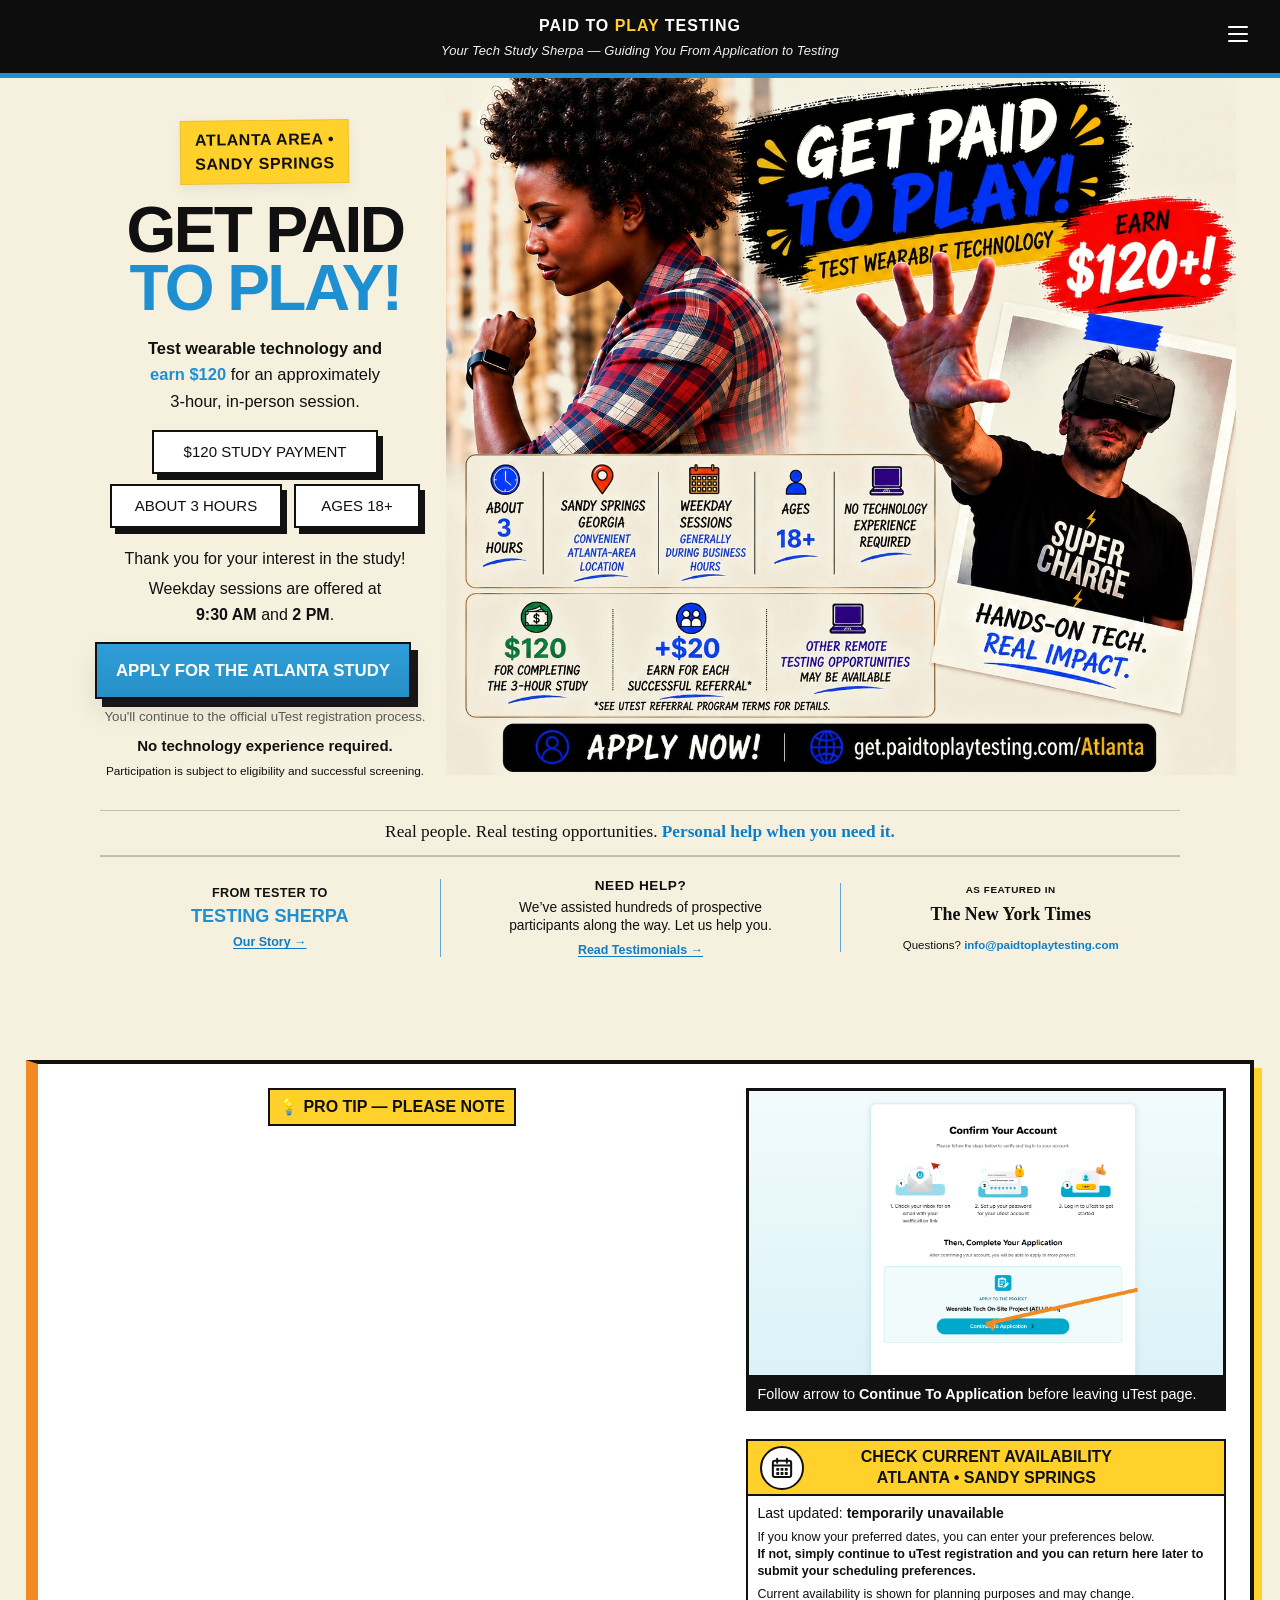
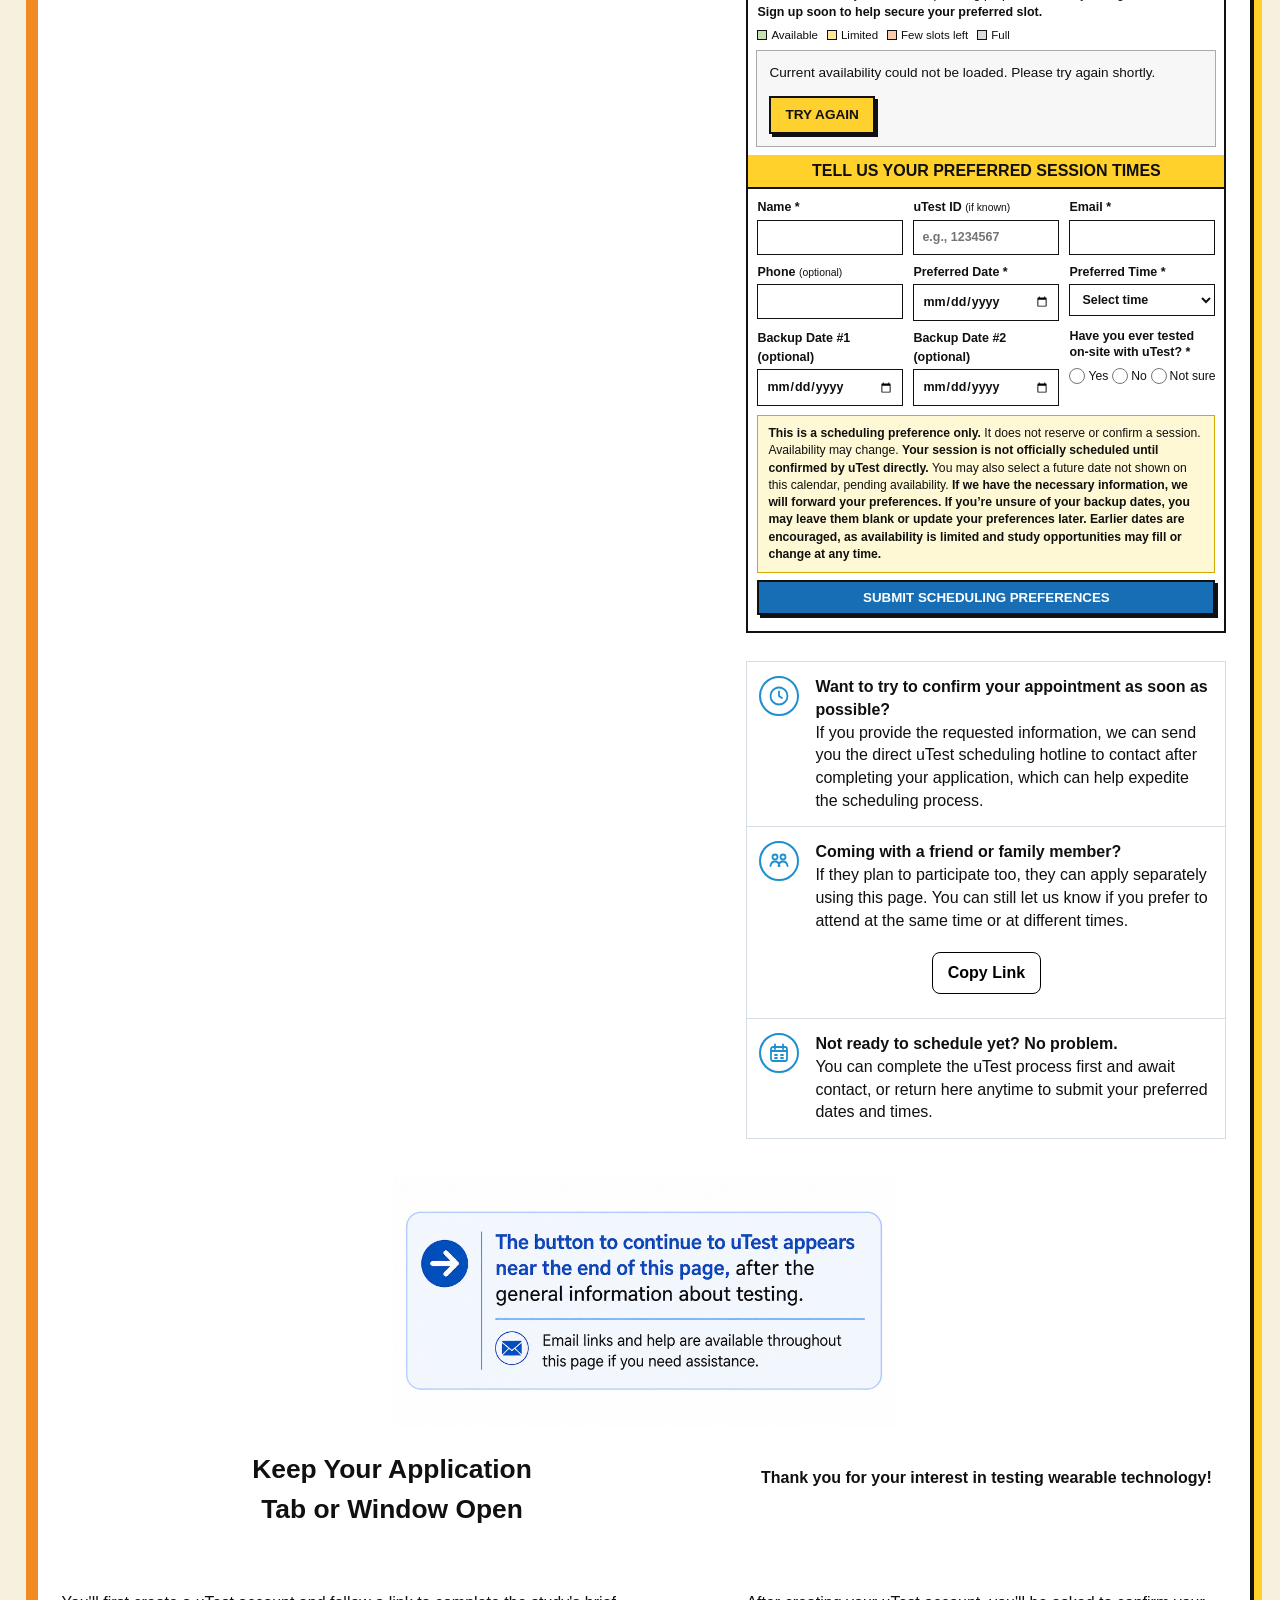
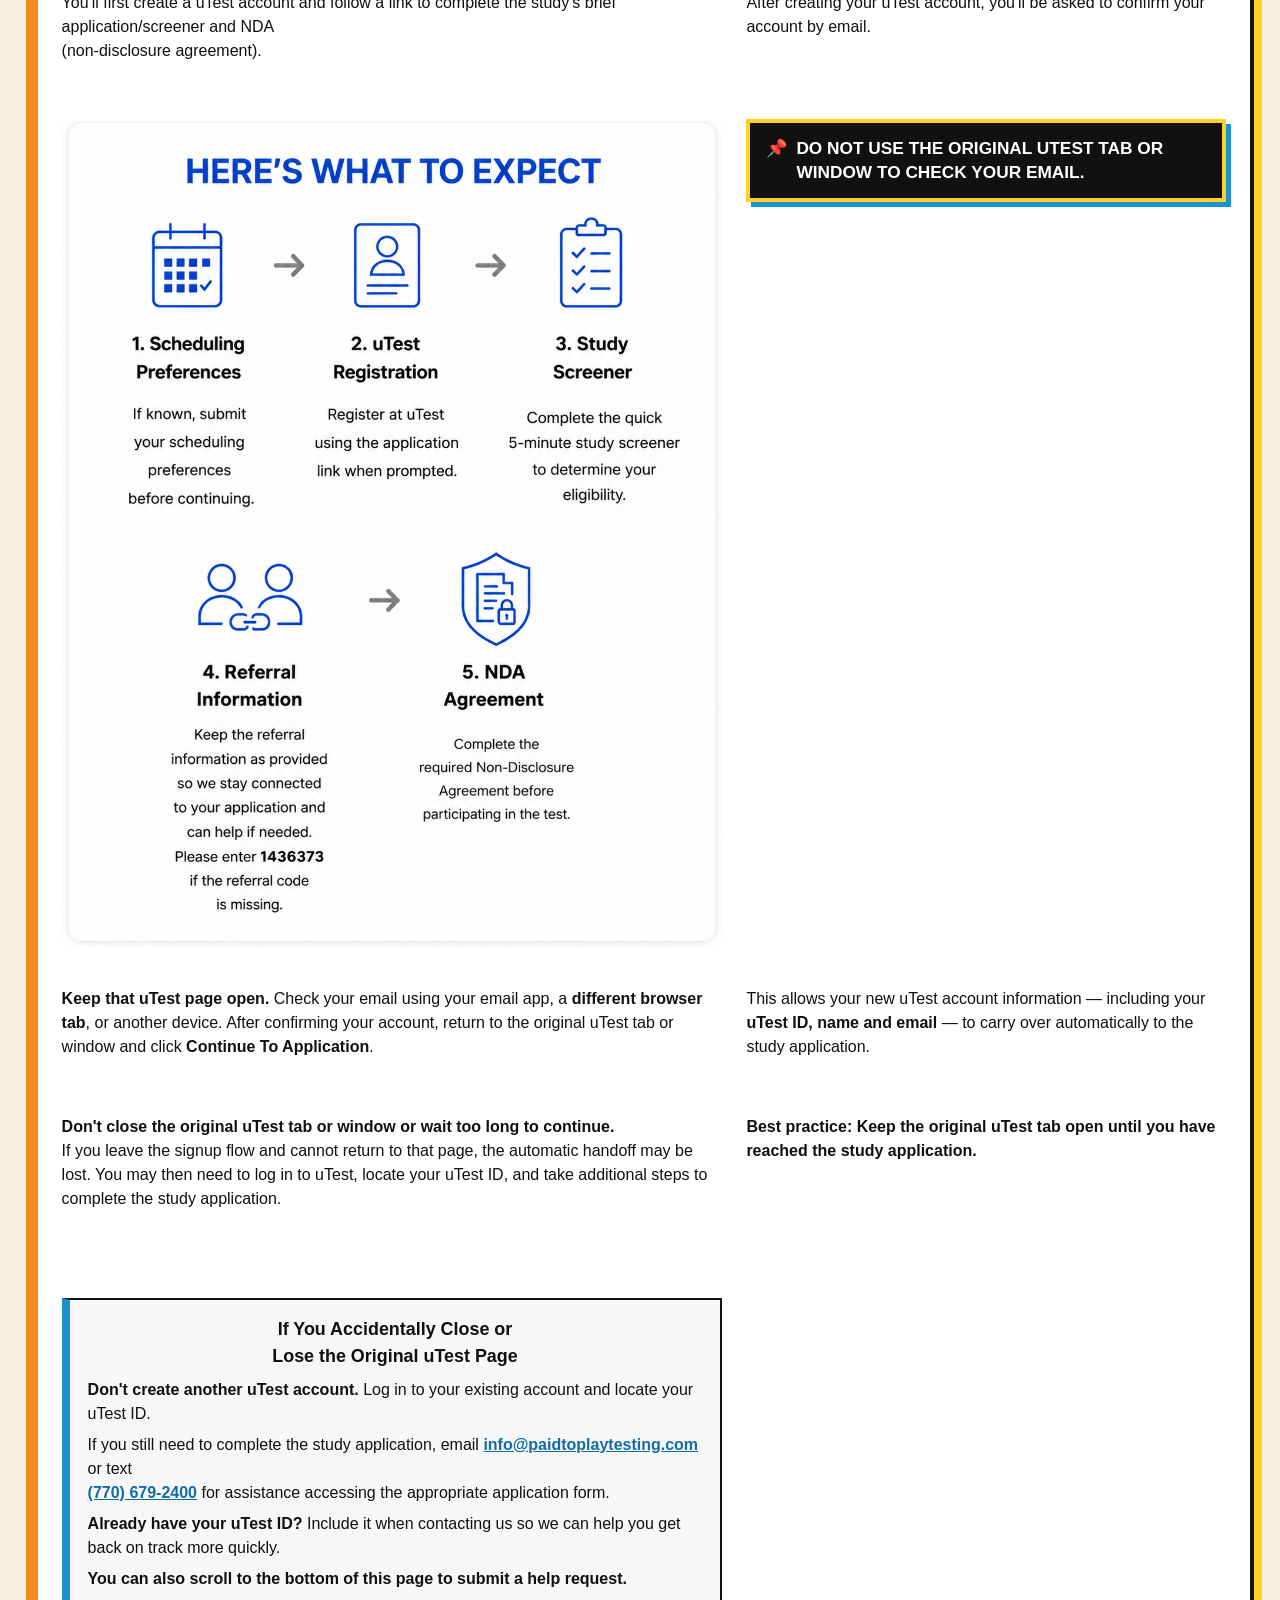
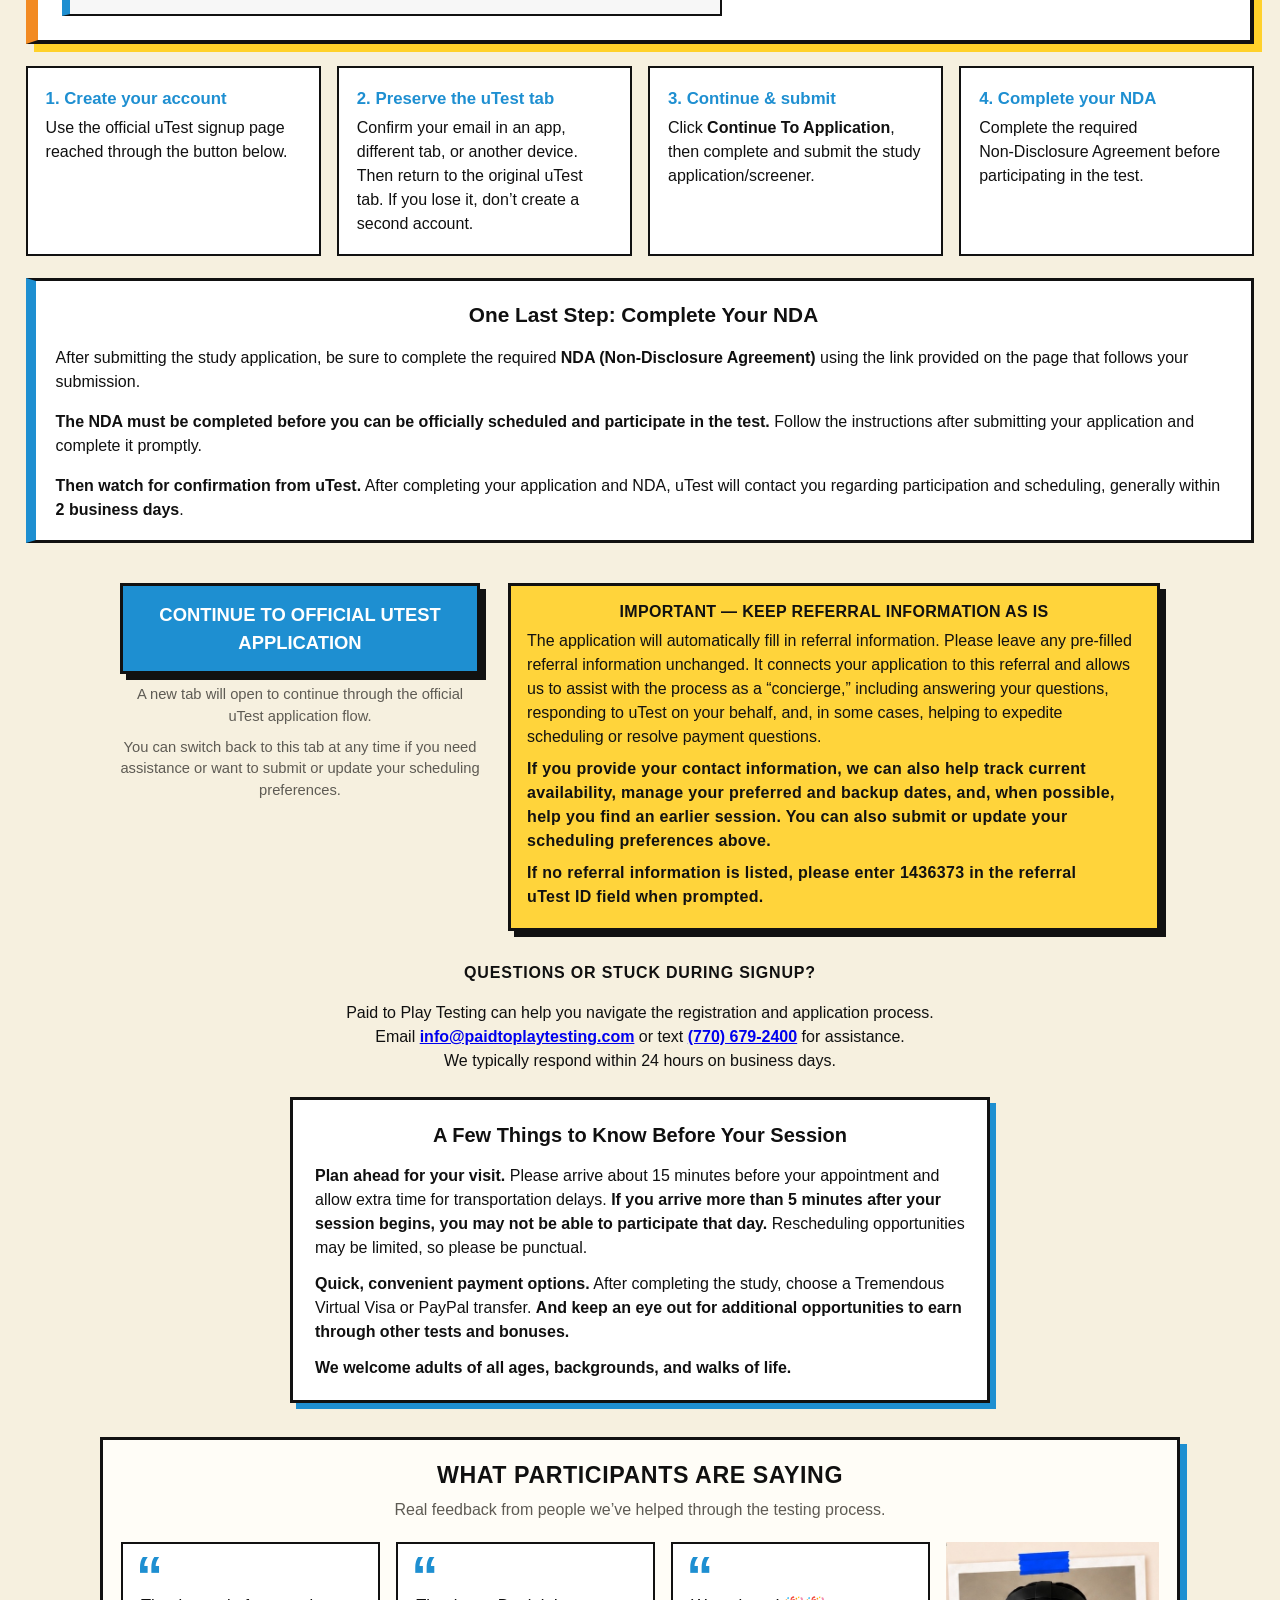
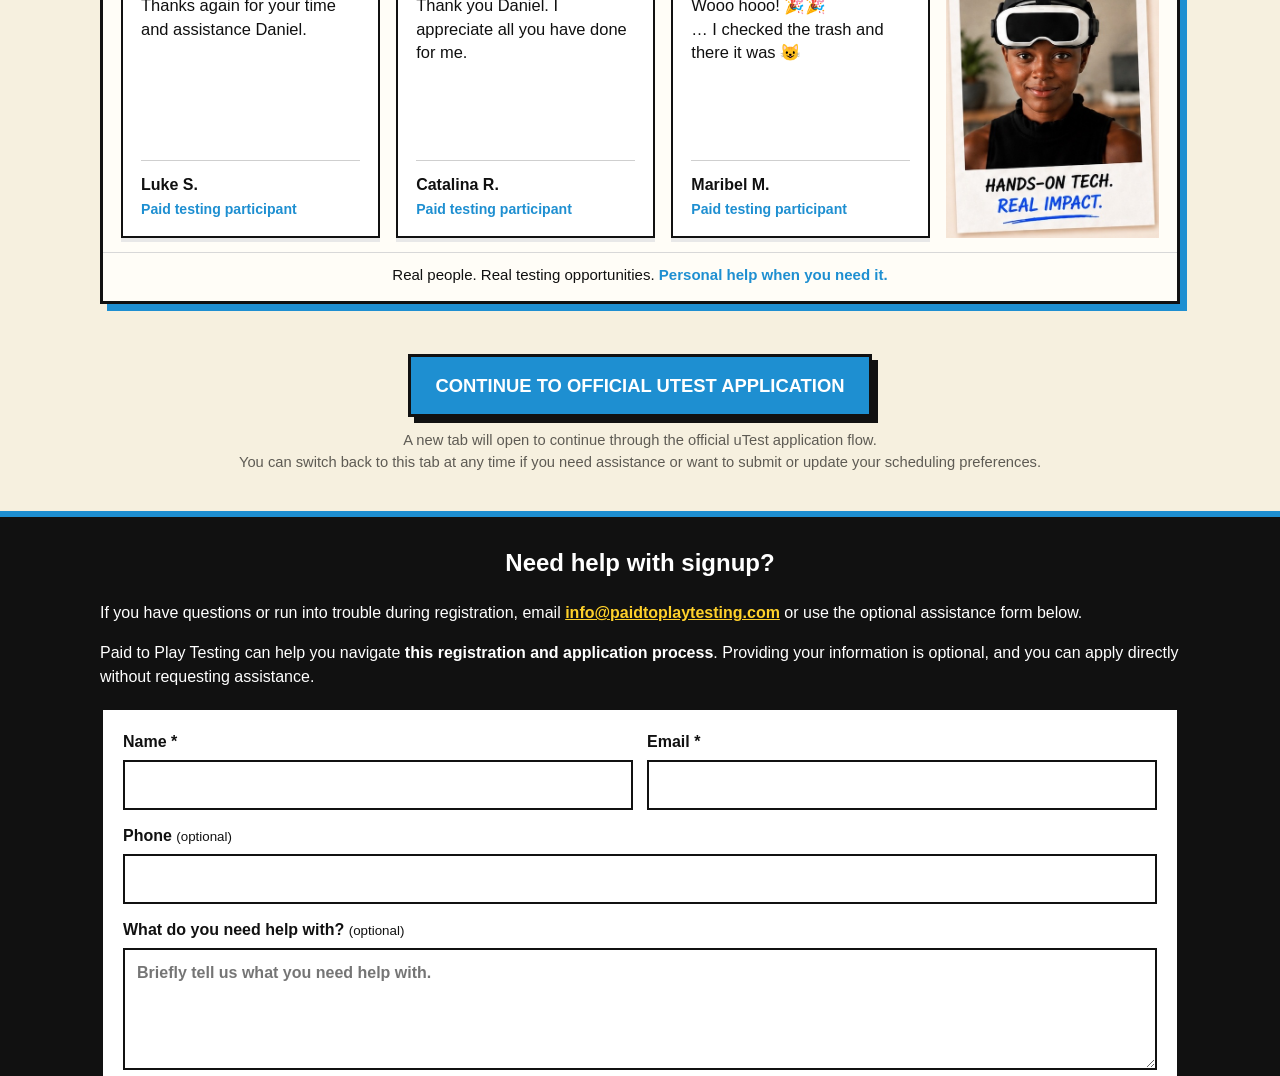
<file: Atlanta/indexoldb.html>
<!doctype html>
<html lang="en">
<head>
<meta charset="utf-8">
<meta name="viewport" content="width=device-width, initial-scale=1">
<meta name="format-detection" content="telephone=no">
<title>Atlanta Wearable Technology Study | Paid to Play Testing</title>
<meta name="description" content="Atlanta-area adults: apply for an in-person wearable technology testing opportunity in Sandy Springs paying $120 for approximately 3 hours.">
<link rel="stylesheet" href="../assets/style.css?v=1393">
<link rel="icon" type="image/png" sizes="512x512" href="../assets/favicon.png?v=47">
<link rel="shortcut icon" href="../assets/favicon.ico?v=47">

<style>
.brand-sherpa-tagline{
  margin-top:5px;
  font-size:13px;
  line-height:1.25;
  font-style:italic;
  font-weight:500;
  color:#f2f2f2;
  text-align:center;
  letter-spacing:.1px;
}
@media (max-width:600px){
  .brand-sherpa-tagline{
    font-size:11px;
    line-height:1.25;
    margin-top:4px;
    padding:0 12px;
  }
}
</style>


<style>
/* v40: center both brand lines in the black site header */
.site-header,
header.site-header,
.topbar,
header.topbar {
  text-align: center;
}
.site-header .brand,
header.site-header .brand,
.topbar .brand,
header.topbar .brand {
  width: 100%;
  margin-left: auto;
  margin-right: auto;
  text-align: center;
}
.brand-sherpa-tagline {
  text-align: center;
}
</style>


<style>
header.topbar {
  text-align:center !important;
}
header.topbar > * {
  margin-left:auto !important;
  margin-right:auto !important;
}
</style>


<style>
/* v41: slightly tighten the separation between the application CTA and What to expect */
.two-col {
  margin-top: -22px;
}
@media (max-width: 700px) {
  .two-col {
    margin-top: -16px;
  }
}

/* Atlanta desktop parity with the locked Midtown hero rhythm.
   Desktop only: mobile/tablet markup behavior remains unchanged. */
.atlanta-desktop-break,
.atlanta-desktop-thanks {
  display: none;
}
@media (min-width: 901px) {
  body.atlanta .hero .atlanta-desktop-break {
    display: inline;
  }
  body.atlanta .hero .desktop-lead-break {
    display: none;
  }
  body.atlanta .hero .hero-thanks-full {
    display: none;
  }
  body.atlanta .hero .atlanta-desktop-thanks {
    display: inline;
  }
  body.atlanta .hero .atlanta-desktop-hidden {
    display: none;
  }
}
</style>

<style>
/* ATLANTA DESKTOP CONSOLIDATED POLISH — desktop only; portrait mobile remains locked. */
.atlanta-desktop-ribbon-break{display:none}
.atlanta-desktop-post-cta{display:none}
@media (min-width:901px){
  body.atlanta .hero .atlanta-desktop-ribbon-break{display:block}

  /* Slightly more breathing room through the established desktop hero rhythm. */
  body.atlanta .hero .offer{margin:16px auto 18px!important}
  body.atlanta .hero .session-times{margin:3px auto 12px!important}
  body.atlanta .hero .hero-cta-row{margin-top:13px!important;margin-bottom:9px!important}
  body.atlanta .hero .hero-note{margin-top:8px!important}
  body.atlanta .hero{padding-bottom:47px!important}
  body.atlanta .hero .atlanta-desktop-post-cta{display:block;margin:10px auto 0;max-width:430px;text-align:center}
  body.atlanta .hero .atlanta-desktop-no-tech{margin:0;font-size:.94rem;line-height:1.35;font-weight:700}
  body.atlanta .hero .atlanta-desktop-eligibility{margin:8px 0 0;font-size:.74rem;line-height:1.35;font-weight:400}

  /* Desktop credibility order: Story | Need Help | Press. */
  body.atlanta .credibility-grid{grid-template-columns:1fr 1.18fr 1fr}
  body.atlanta .credibility-item{gap:5px;transform:translateY(0px)}
  body.atlanta .credibility-story>span{font-size:.79rem;letter-spacing:.025em}
  body.atlanta .credibility-story>strong{margin-top:0}
  body.atlanta .credibility-help>strong{font-size:.85rem;line-height:1.1;letter-spacing:.04em}
  body.atlanta .credibility-help>span{max-width:300px;font-size:.86rem;line-height:1.32}
  body.atlanta .atlanta-desktop-trust-link{display:inline-block;margin-top:3px;color:#0a7fc7;font-size:.78rem;line-height:1.15;font-weight:800;text-decoration:underline;text-underline-offset:2px}
  body.atlanta .credibility-press .credibility-eyebrow{font-size:.62rem;margin-bottom:2px}
  body.atlanta .credibility-press>strong{font-size:1.12rem}

  /* Desktop-only spacing test: modest breathing room after credibility strip. */
  body.atlanta .hero-credibility{padding-bottom:69px}

  /* Reuse the approved Atlanta modal language on desktop without touching mobile rules. */
  body.atlanta .atlanta-modal-backdrop{position:fixed;inset:0;z-index:10000;display:flex;align-items:center;justify-content:center;padding:24px;box-sizing:border-box;background:rgba(0,0,0,.62);overscroll-behavior:contain}
  body.atlanta .atlanta-modal-backdrop[hidden]{display:none!important}
  body.atlanta .atlanta-modal{position:relative;width:min(560px,calc(100vw - 48px));max-height:calc(100vh - 64px);overflow:auto;overflow-x:hidden;box-sizing:border-box;padding:28px 26px 25px;border:2px solid #111;border-radius:4px;background:#F6F0DF;color:#111;box-shadow:7px 7px 0 #118ee8;outline:none;-webkit-overflow-scrolling:touch}
  body.atlanta .atlanta-modal-accent{width:54px;height:5px;margin:0 0 13px;background:#f2cc21;transform:rotate(-1deg)}
  body.atlanta .atlanta-modal h2{margin:0 42px 15px 0;font-size:1.42rem;line-height:1.08;letter-spacing:.01em}
  body.atlanta .atlanta-modal p{margin:0 0 12px;font-size:.94rem;line-height:1.5}
  body.atlanta .atlanta-modal-close{position:absolute;top:12px;right:12px;width:36px;height:36px;padding:0;border:2px solid #111;border-radius:50%;background:#fff;color:#111;font:700 25px/30px Arial,sans-serif;text-align:center;cursor:pointer}
  body.atlanta .atlanta-modal-callout{margin:16px 0;padding:13px 14px;border:2px solid #111;background:#fff;box-shadow:4px 4px 0 #f2cc21}
  body.atlanta .atlanta-modal-callout>strong{display:block;margin-bottom:6px;font-size:.8rem;letter-spacing:.07em}
  body.atlanta .atlanta-modal-callout span{display:block;font-size:.88rem;line-height:1.44}
  body.atlanta .atlanta-modal-ending{margin-bottom:0!important}
  body.atlanta .atlanta-testimonial-card{margin:0 0 13px;padding:14px 15px;border:1.5px solid #111;background:#fff}
  body.atlanta .atlanta-testimonial-card:last-child{margin-bottom:0}
  body.atlanta .atlanta-testimonial-card p{margin:0 0 8px;font-size:.95rem;line-height:1.44}
  body.atlanta .atlanta-testimonial-card cite{display:block;font-size:.8rem;font-style:normal;font-weight:800}
  body.atlanta #atlanta-story-modal .atlanta-modal{padding-top:24px;padding-bottom:21px}
}
</style>

<!-- Privacy-friendly analytics by Plausible -->
<script async src="https://plausible.io/js/pa-c0Wt8fwlB-uVM_wcIl6Fx.js"></script>
<script>
  window.plausible=window.plausible||function(){(plausible.q=plausible.q||[]).push(arguments)},plausible.init=plausible.init||function(i){plausible.o=i||{}};
  plausible.init()
</script>


<style>
/* ATLANTA LOCKED PORTRAIT MOBILE IMPLEMENTATION — approved 2026-08-18 */
.atlanta-mobile-woman,.atlanta-mobile-vr,.atlanta-mobile-menu,.atlanta-mobile-credibility{display:none}
.atlanta-mobile-redirect-break{display:none}

@media (max-width:600px) and (orientation:portrait){
  html,body.atlanta{max-width:100%;overflow-x:clip}
  @supports not (overflow:clip){html,body.atlanta{overflow-x:hidden}}

  body.atlanta .topbar{
    position:relative!important;z-index:auto!important;overflow:visible!important;background:transparent!important;
    min-height:118px;padding:20px 48px 15px 16px;border-bottom:4px solid #118ee8;box-sizing:border-box;
  }
  body.atlanta .topbar::before{content:"";position:absolute;inset:0;z-index:0;background:#070707;pointer-events:none}
  body.atlanta .topbar .brand{position:relative;z-index:30!important;width:auto!important;font-size:21px;line-height:1.08;letter-spacing:.7px}
  body.atlanta .brand-sherpa-tagline{position:relative;z-index:30!important;max-width:300px;margin:8px auto 0!important;font-size:11px;line-height:1.45;font-style:normal}
  body.atlanta .atlanta-mobile-menu{display:none;position:absolute;z-index:30!important;right:18px;top:27px;width:29px;height:24px;padding:0;border:0;background:transparent;pointer-events:none}
  body.atlanta .atlanta-mobile-menu::before,body.atlanta .atlanta-mobile-menu::after,body.atlanta .atlanta-mobile-menu span{content:"";display:block;width:29px;height:3px;margin:0 0 6px;border-radius:2px;background:#fff}

  body.atlanta .hero{position:relative!important;z-index:auto!important;background:#F6F0DF;padding:20px 0 14px!important;overflow:visible!important}
  body.atlanta .hero-grid{display:block}
  body.atlanta .hero .copy{position:relative;min-height:670px!important;text-align:left;isolation:isolate;overflow:visible!important}
  body.atlanta .hero .visual{display:none!important}

  body.atlanta .atlanta-mobile-woman{display:block;position:absolute;top:-92px;right:-58px;width:167px;height:350px;overflow:visible;z-index:12;pointer-events:none}
  body.atlanta .atlanta-mobile-woman img{position:absolute;display:block;width:181px;max-width:none;height:auto;top:0;right:-6px}
  body.atlanta .atlanta-mobile-vr{display:block;position:absolute;top:286px;right:-10px;width:179px;height:auto;overflow:visible;z-index:16;pointer-events:none;transform:rotate(2.5deg);transform-origin:center}
  body.atlanta .atlanta-mobile-vr img{display:block;width:100%;height:auto;max-width:none}

  body.atlanta .hero .kicker{position:relative;z-index:20!important;width:max-content;max-width:none!important;margin:0 0 14px!important;padding:7px 9px!important;font-size:.69rem!important;line-height:1.15;white-space:nowrap;transform:translate(24px,-12px) rotate(-1deg)!important}
  body.atlanta .hero h1{position:relative;z-index:20!important;width:196px!important;margin:0 0 14px!important;font-size:40px!important;line-height:.88!important;white-space:nowrap;transform:translate(24px,-12px)!important}
  body.atlanta .hero .lead{position:relative;z-index:20!important;width:214px!important;max-width:214px!important;margin:0!important;font-size:.91rem!important;line-height:1.48!important;text-align:left;transform:translate(24px,-12px)!important}

  body.atlanta .hero .offer{position:relative;z-index:20!important;display:flex!important;flex-direction:column!important;align-items:center!important;gap:8px!important;width:254px!important;max-width:254px!important;margin:10px auto 17px!important;transform:translate(-48px,-12px)!important}
  body.atlanta .hero .offer-lower-pair{display:flex!important;flex-direction:row!important;align-items:stretch!important;justify-content:center!important;gap:9px!important;width:auto!important}
  body.atlanta .hero .pill{width:auto!important;min-height:38px!important;padding:8px 10px!important;font-size:.76rem!important;line-height:1.05!important;white-space:nowrap!important;box-shadow:3px 3px 0 #111!important}
  body.atlanta .hero .offer-detail-trigger:first-of-type{width:190px!important}
  body.atlanta .hero .offer-detail-trigger[data-detail="duration"]{width:137px!important}
  body.atlanta .hero .offer-detail-trigger[data-detail="age"]{width:101px!important}
  body.atlanta .offer-detail-trigger{position:relative!important;touch-action:manipulation}
  body.atlanta .offer-detail-trigger::after{content:"›";position:absolute;right:10px;top:50%;transform:translateY(-52%);font-size:.92em;line-height:1;font-weight:700;opacity:.58;pointer-events:none}
  body.atlanta .offer-detail-trigger:active{transform:translate(2px,2px)!important;box-shadow:2px 2px 0 #111!important}

  body.atlanta .offer-popover{box-sizing:border-box!important;left:calc(50% + 48px)!important;width:calc(100vw - 40px)!important;max-width:360px!important;min-width:0!important;padding:16px 42px 16px 16px!important;overflow-wrap:anywhere!important;word-break:normal!important}
  body.atlanta .offer-popover-copy{max-width:100%!important;min-width:0!important}
  body.atlanta .offer-popover-close{right:8px!important;top:8px!important}

  body.atlanta .hero .session-times{position:absolute!important;top:330px!important;left:14px!important;width:166px!important;max-width:166px!important;min-height:0!important;margin:0!important;padding:0!important;text-align:center!important;font-size:.83rem!important;line-height:1.48!important;z-index:18!important}
  body.atlanta .hero .hero-thanks{display:block!important;text-align:center!important;margin:0 0 7px!important}
  body.atlanta .hero .hero-thanks-full,body.atlanta .hero .atlanta-desktop-thanks{display:none!important}
  body.atlanta .hero .hero-thanks-mobile{display:inline!important}
  body.atlanta .hero .atlanta-session-offered,body.atlanta .hero .atlanta-desktop-hidden{display:none!important}
  body.atlanta .hero .mobile-session-break{display:inline!important}

  body.atlanta .hero .hero-cta-row{position:absolute!important;top:548px!important;left:0!important;right:0!important;width:100%!important;margin:0!important;text-align:center!important;z-index:24!important}
  body.atlanta .hero .hero-cta-row .cta{position:relative!important;z-index:24!important;display:inline-block!important;width:min(330px,86vw)!important;min-width:0!important;max-width:330px!important;min-height:0!important;box-sizing:border-box!important;padding:10px 18px 11px!important;font-size:1.22rem!important;line-height:.98!important;white-space:normal!important;text-align:center!important;border-width:2px!important;box-shadow:5px 5px 0 #111!important}
  body.atlanta .hero .hero-cta-row .cta .cta-atl-prefix,body.atlanta .hero .hero-cta-row .cta .cta-atl-rest{display:block!important}
  body.atlanta .hero .hero-note{position:absolute!important;top:615px!important;left:50%!important;transform:translateX(-50%)!important;z-index:26!important;width:300px!important;max-width:80vw!important;margin:0!important;padding:5px 6px!important;box-sizing:border-box!important;background:#F6F0DF!important;text-align:center!important;font-size:.88rem!important;line-height:1.34!important}
  body.atlanta .atlanta-mobile-redirect-break{display:inline}

  body.atlanta .hero-credibility .credibility-grid{display:none!important}
  body.atlanta .hero-credibility{position:relative;z-index:10;margin-top:0!important;padding:18px 20px 22px!important;background:#F6F0DF!important}
  body.atlanta .atlanta-mobile-credibility{display:block!important;max-width:330px;margin:0 auto;text-align:center}
  body.atlanta .atlanta-mobile-trust-block{padding:13px 0}
  body.atlanta .atlanta-mobile-trust-block + .atlanta-mobile-trust-block{border-top:1px solid rgba(17,17,17,.18)}
  body.atlanta .atlanta-mobile-trust-kicker{font-size:1.04rem;line-height:1.16;font-weight:800;letter-spacing:.08em;text-transform:uppercase}
  body.atlanta .atlanta-mobile-trust-link{display:inline-block;margin-top:4px;font-size:1.02rem;line-height:1.22;font-weight:700;color:inherit;text-decoration:underline;text-underline-offset:2px;cursor:pointer}
  body.atlanta .atlanta-mobile-trust-help p{margin:7px auto 5px;max-width:315px;font-size:1.08rem;line-height:1.4}
  body.atlanta .atlanta-mobile-trust-press .atlanta-mobile-trust-kicker{font-size:.68rem;line-height:1.18}
  body.atlanta .atlanta-mobile-trust-nyt{margin-top:4px;font-family:Georgia,"Times New Roman",serif;font-size:1rem;line-height:1.12;font-weight:700}

  .atlanta-modal-backdrop{position:fixed;inset:0;z-index:10000;display:flex;align-items:center;justify-content:center;padding:18px;box-sizing:border-box;background:rgba(0,0,0,.62);overscroll-behavior:contain}
  .atlanta-modal-backdrop[hidden]{display:none!important}
  .atlanta-modal{position:relative;width:min(360px,calc(100vw - 36px));max-height:calc(100dvh - 36px);overflow:auto;overflow-x:hidden;box-sizing:border-box;padding:25px 20px 22px;border:2px solid #111;border-radius:4px;background:#F6F0DF;color:#111;box-shadow:7px 7px 0 #118ee8;outline:none;-webkit-overflow-scrolling:touch}
  .atlanta-modal-accent{width:54px;height:5px;margin:0 0 13px;background:#f2cc21;transform:rotate(-1deg)}
  .atlanta-modal h2{margin:0 35px 15px 0;font-size:1.28rem;line-height:1.08;letter-spacing:.01em}
  .atlanta-modal p{margin:0 0 12px;font-size:.88rem;line-height:1.48}
  .atlanta-modal-close{position:absolute;top:10px;right:10px;width:34px;height:34px;padding:0;border:2px solid #111;border-radius:50%;background:#fff;color:#111;font:700 24px/28px Arial,sans-serif;text-align:center;cursor:pointer}
  .atlanta-modal-callout{margin:15px 0;padding:12px 13px;border:2px solid #111;background:#fff;box-shadow:4px 4px 0 #f2cc21}
  .atlanta-modal-callout>strong{display:block;margin-bottom:6px;font-size:.78rem;letter-spacing:.07em}
  .atlanta-modal-callout span{display:block;font-size:.82rem;line-height:1.42}
  .atlanta-modal-ending{margin-bottom:0!important}
  .atlanta-testimonial-card{margin:0 0 13px;padding:13px 14px;border:1.5px solid #111;background:#fff}
  .atlanta-testimonial-card:last-child{margin-bottom:0}
  .atlanta-testimonial-card p{margin:0 0 8px;font-size:.9rem;line-height:1.42}
  .atlanta-testimonial-card cite{display:block;font-size:.78rem;font-style:normal;font-weight:800}

  #atlanta-story-modal .atlanta-modal{padding-top:22px!important;padding-bottom:18px!important}
  #atlanta-story-modal .atlanta-modal-accent{margin-bottom:9px!important}
  #atlanta-story-modal .atlanta-modal h2{margin-bottom:10px!important}
  #atlanta-story-modal .atlanta-modal p{margin-bottom:8px!important}
  #atlanta-story-modal .atlanta-modal-callout{margin-top:10px!important;margin-bottom:9px!important;padding-top:9px!important;padding-bottom:9px!important}
  #atlanta-story-modal .atlanta-modal-callout>strong{margin-bottom:5px!important}
  #atlanta-story-modal .atlanta-modal-ending{margin-top:0!important;margin-bottom:0!important}
}
@media (min-width:414px) and (max-width:600px) and (orientation:portrait){body.atlanta .atlanta-mobile-woman{right:-50px}}
@media (min-width:430px) and (max-width:600px) and (orientation:portrait){body.atlanta .atlanta-mobile-woman{right:-46px}}
html.atlanta-modal-open,body.atlanta-modal-open{overflow:hidden!important;overscroll-behavior:none!important}
</style>


<style>
/* Atlanta desktop contact + minimal hamburger utility test. Desktop only; mobile remains locked. */
.atlanta-desktop-contact,.atlanta-desktop-utility-menu{display:none}
@media (min-width:901px){
  body.atlanta .credibility-press .atlanta-desktop-contact{display:block;margin-top:8px;font-family:Arial,Helvetica,sans-serif;font-size:.72rem;line-height:1.25;font-weight:400;color:#111;text-align:center}
  body.atlanta .credibility-press .atlanta-desktop-contact a{color:#0a7fc7;font-weight:700;text-decoration:none}
  body.atlanta header.topbar .atlanta-mobile-menu{display:block;position:absolute;z-index:80;right:20px;top:12px;width:44px;height:44px;padding:0;border:0;background:transparent;pointer-events:auto;cursor:pointer}
  body.atlanta header.topbar .atlanta-mobile-menu::before,body.atlanta header.topbar .atlanta-mobile-menu::after,body.atlanta header.topbar .atlanta-mobile-menu span{content:"";position:absolute;left:12px;display:block;width:20px;height:2px;margin:0;border-radius:1px;background:#fff}
  body.atlanta header.topbar .atlanta-mobile-menu::before{top:14px}
  body.atlanta header.topbar .atlanta-mobile-menu span{top:21px}
  body.atlanta header.topbar .atlanta-mobile-menu::after{top:28px}
  body.atlanta .atlanta-desktop-utility-menu{display:block;position:fixed;z-index:75;top:0;right:0;width:100%;height:100%;pointer-events:none}
  body.atlanta .atlanta-desktop-utility-menu[hidden]{display:none}
  body.atlanta .atlanta-desktop-utility-panel{position:absolute;top:76px;right:24px;width:min(330px,calc(100vw - 48px));padding:14px 16px 16px;background:#0b0b0b;border:2px solid #111;box-shadow:5px 5px 0 #1696d2;pointer-events:auto}
  body.atlanta .atlanta-desktop-utility-panel a,body.atlanta .atlanta-desktop-utility-panel button{display:block;width:100%;box-sizing:border-box;margin:0;padding:11px 8px;border:0;border-bottom:1px solid rgba(255,255,255,.2);background:transparent;color:#fff;font:700 13px/1.2 Arial,Helvetica,sans-serif;text-align:left;text-decoration:none;cursor:pointer}
  body.atlanta .atlanta-desktop-utility-panel a:hover,body.atlanta .atlanta-desktop-utility-panel button:hover{color:#28a9e2}
  body.atlanta .atlanta-desktop-utility-panel .atlanta-desktop-menu-close{padding-top:3px;padding-bottom:9px;color:#f2c300;font-size:11px;text-align:right}
  body.atlanta .atlanta-desktop-utility-panel .atlanta-desktop-menu-main-site{margin-top:8px;padding-top:14px;border-top:1px solid rgba(255,255,255,.28);color:#cfcfcf;font-weight:600}
  body.atlanta .atlanta-desktop-utility-panel > :last-child{border-bottom:0}
}
</style>
<style>
/* ATLANTA MOBILE COMPOSITION PROTOTYPE — isolated duplicate only.
   Production Atlanta HTML and shared CSS remain untouched. */
.mobile-woman-stage,.mobile-promo-stage,.mobile-vr-stage,.mobile-menu-prototype{display:none}
@media (max-width:600px) and (orientation:portrait){
  body.mobile-woman-prototype .topbar{
    position:relative;
    min-height:118px;
    padding:20px 48px 15px 16px;
    border-bottom:4px solid #118ee8;
    box-sizing:border-box;
  }
  body.mobile-woman-prototype .topbar .brand{
    width:auto!important;
    font-size:21px;
    line-height:1.08;
    letter-spacing:.7px;
  }
  body.mobile-woman-prototype .brand-sherpa-tagline{
    max-width:300px;
    margin:8px auto 0!important;
    font-size:11px;
    line-height:1.45;
    font-style:normal;
  }
  body.mobile-woman-prototype .mobile-menu-prototype{
    display:block;
    position:absolute;
    right:18px;
    top:27px;
    width:29px;
    height:24px;
    padding:0;
    border:0;
    background:transparent;
    pointer-events:none;
  }
  body.mobile-woman-prototype .mobile-menu-prototype::before,
  body.mobile-woman-prototype .mobile-menu-prototype::after,
  body.mobile-woman-prototype .mobile-menu-prototype span{
    content:"";
    display:block;
    width:29px;
    height:3px;
    margin:0 0 6px;
    border-radius:2px;
    background:#fff;
  }

  body.mobile-woman-prototype .hero{
    position:relative;
    background:#F6F0DF;
    padding:25px 0 22px;
    overflow:hidden;
  }
  body.mobile-woman-prototype .hero-grid{display:block}
  body.mobile-woman-prototype .hero .copy{
    position:relative;
    min-height:770px;
    text-align:left;
    isolation:isolate;
  }
  body.mobile-woman-prototype .hero .visual{display:none!important}

  /* Upper-right woman: transparent asset over the site's cream field. */
  body.mobile-woman-prototype .mobile-woman-stage{
    display:block;
    position:absolute;
    z-index:1;
    top:-27px;
    right:-40px;
    width:222px;
    height:355px;
    overflow:hidden;
    pointer-events:none;
  }
  body.mobile-woman-prototype .mobile-woman-stage img{
    position:absolute;
    display:block;
    width:238px;
    max-width:none;
    height:auto;
    top:-1px;
    right:-8px;
  }

  body.mobile-woman-prototype .hero .kicker{
    position:relative;
    z-index:4;
    width:max-content;
    max-width:225px;
    margin:0 0 16px;
    padding:8px 10px;
    font-size:.72rem;
    line-height:1.15;
    white-space:nowrap;
  }
  body.mobile-woman-prototype .hero h1{
    position:relative;
    z-index:4;
    width:217px;
    margin:0 0 17px;
    font-size:42px;
    line-height:.89;
    white-space:nowrap;
  }
  body.mobile-woman-prototype .hero .lead{
    position:relative;
    z-index:4;
    width:205px;
    max-width:205px;
    margin:0;
    font-size:.95rem;
    line-height:1.5;
    text-align:left;
  }

  /* Keep the existing study controls live and readable. */
  body.mobile-woman-prototype .hero .offer{
    position:relative;
    z-index:6;
    width:306px!important;
    margin:30px 0 22px 0!important;
  }

  /* Independent promo artwork, tucked into the woman/control relationship. */
  body.mobile-woman-prototype .mobile-promo-stage{
    display:block;
    position:absolute;
    z-index:5;
    top:344px;
    right:-2px;
    width:189px;
    height:139px;
    overflow:visible;
    pointer-events:none;
    transform:rotate(-1.5deg);
    transform-origin:center;
  }
  body.mobile-woman-prototype .mobile-promo-stage img{
    display:block;
    width:100%;
    height:auto;
    max-width:none;
  }

  /* Session copy occupies the left while the VR Polaroid continues the art on right. */
  body.mobile-woman-prototype .hero .session-times{
    position:relative;
    z-index:6;
    width:205px;
    max-width:205px;
    min-height:210px;
    margin:15px 0 0 4px !important;
    text-align:center !important;
    font-size:.92rem;
    line-height:1.55;
  }
  body.mobile-woman-prototype .mobile-vr-stage{
    display:block;
    position:absolute;
    z-index:5;
    top:491px;
    right:-18px;
    width:197px;
    height:210px;
    overflow:visible;
    pointer-events:none;
    transform:rotate(3deg);
    transform-origin:center;
  }
  body.mobile-woman-prototype .mobile-vr-stage img{
    display:block;
    width:100%;
    height:auto;
    max-width:none;
  }

  body.mobile-woman-prototype .hero .hero-cta-row{
    position:relative;
    z-index:8;
    clear:both;
    margin:5px 0 0!important;
  }
  body.mobile-woman-prototype .hero .hero-note{
    position:relative;
    z-index:8;
  }
  body.mobile-woman-prototype .hero-credibility{
    position:relative;
    z-index:10;
    background:#F6F0DF;
  }
}
</style>

<style>
/* ATLANTA MOBILE CORRECTIVE COMPOSITION PASS — prototype only */
@media (max-width:600px) and (orientation:portrait){
  /* Zone framework + deliberate stacking */
  body.mobile-woman-prototype .hero{
    padding:20px 0 14px !important;
    overflow:hidden;
  }
  body.mobile-woman-prototype .hero .copy{
    position:relative;
    min-height:650px !important;
    text-align:left;
    isolation:isolate;
  }
  body.mobile-woman-prototype .hero .visual{display:none!important}

  /* ZONE 1 — upper hero */
  body.mobile-woman-prototype .mobile-woman-stage{
    z-index:2 !important;
    top:-8px !important;
    right:-48px !important;
    width:167px !important;
    height:284px !important;
    overflow:hidden !important;
  }
  body.mobile-woman-prototype .mobile-woman-stage img{
    width:181px !important;
    top:0 !important;
    right:-5px !important;
  }
  body.mobile-woman-prototype .hero .kicker{
    z-index:8 !important;
    max-width:none !important;
    margin:0 0 14px !important;
    padding:7px 9px !important;
    font-size:.69rem !important;
  }
  body.mobile-woman-prototype .hero h1{
    z-index:8 !important;
    width:196px !important;
    margin:0 0 14px !important;
    font-size:40px !important;
    line-height:.88 !important;
  }

  /* ZONE 2 — controlled description */
  body.mobile-woman-prototype .hero .lead{
    z-index:8 !important;
    width:198px !important;
    max-width:198px !important;
    margin:0 !important;
    font-size:.91rem !important;
    line-height:1.48 !important;
  }

  /* ZONE 3 — compact 1-over-2 pyramid */
  body.mobile-woman-prototype .hero .offer{
    position:relative;
    z-index:10 !important;
    display:flex !important;
    flex-direction:column !important;
    align-items:center !important;
    gap:8px !important;
    width:254px !important;
    max-width:254px !important;
    margin:24px auto 17px !important;
  }
  body.mobile-woman-prototype .hero .offer-lower-pair{
    display:flex !important;
    flex-direction:row !important;
    align-items:stretch !important;
    justify-content:center !important;
    gap:9px !important;
    width:auto !important;
  }
  body.mobile-woman-prototype .hero .pill{
    width:auto !important;
    min-height:38px !important;
    padding:8px 10px !important;
    font-size:.76rem !important;
    line-height:1.05 !important;
    white-space:nowrap !important;
    box-shadow:3px 3px 0 #111 !important;
  }
  body.mobile-woman-prototype .hero .offer-detail-trigger:first-of-type{
    width:190px !important;
  }
  body.mobile-woman-prototype .hero .offer-detail-trigger[data-detail="duration"]{
    width:137px !important;
  }
  body.mobile-woman-prototype .hero .offer-detail-trigger[data-detail="age"]{
    width:101px !important;
  }

  /* ZONE 4 — promo + VR read as one cluster, never under controls */
  body.mobile-woman-prototype .mobile-promo-stage{
    display:block !important;
    z-index:5 !important;
    top:342px !important;
    right:-5px !important;
    width:176px !important;
    height:auto !important;
    overflow:visible !important;
    transform:rotate(-1.3deg) !important;
  }
  body.mobile-woman-prototype .mobile-vr-stage{
    display:block !important;
    z-index:6 !important;
    top:465px !important;
    right:-9px !important;
    width:179px !important;
    height:auto !important;
    overflow:visible !important;
    transform:rotate(2.5deg) !important;
  }

  /* ZONE 5 — only requested Atlanta session copy */
  body.mobile-woman-prototype .hero .session-times{
    position:relative;
    z-index:9 !important;
    width:230px !important;
    max-width:230px !important;
    min-height:146px !important;
    margin:15px auto 0 !important;
    text-align:center !important;
    font-size:.83rem !important;
    line-height:1.5 !important;
  }
  body.mobile-woman-prototype .hero .hero-thanks{
    display:block !important;
    text-align:center !important;
    margin-bottom:8px !important;
  }
  body.mobile-woman-prototype .hero .session-offered{
    display:none !important;
  }
  body.mobile-woman-prototype .hero .atlanta-desktop-hidden{
    display:none !important;
  }

  /* ZONE 6 — compact, one-line functional CTA */
  body.mobile-woman-prototype .hero .hero-cta-row{
    z-index:12 !important;
    margin:8px 0 0 !important;
    text-align:center !important;
  }
  body.mobile-woman-prototype .hero .hero-cta-row .cta{
    display:inline-block !important;
    width:auto !important;
    min-width:0 !important;
    max-width:320px !important;
    padding:11px 15px !important;
    font-size:.82rem !important;
    line-height:1 !important;
    white-space:nowrap !important;
    border-width:2px !important;
    box-shadow:4px 4px 0 #111 !important;
  }
  body.mobile-woman-prototype .hero .hero-note{
    z-index:12 !important;
    max-width:310px !important;
    margin:8px auto 0 !important;
    text-align:center !important;
    font-size:.72rem !important;
    line-height:1.35 !important;
  }

  /* ZONE 7 — compact credibility bridge */
  body.mobile-woman-prototype .hero-credibility{
    padding:6px 0 10px !important;
  }
  body.mobile-woman-prototype .hero-credibility .wrap{
    width:min(370px,95vw) !important;
  }
  body.mobile-woman-prototype .credibility-grid{
    display:grid !important;
    grid-template-columns:.9fr 1fr 1.2fr !important;
    align-items:stretch !important;
    min-height:0 !important;
    padding-top:8px !important;
    border-top:1px solid rgba(16,16,16,.24) !important;
  }
  body.mobile-woman-prototype .credibility-item{
    min-height:54px !important;
    padding:4px 7px !important;
    font-size:.67rem !important;
    line-height:1.2 !important;
  }
  body.mobile-woman-prototype .credibility-item + .credibility-item{
    border-top:0 !important;
    border-left:1px solid rgba(30,143,209,.58) !important;
  }
  body.mobile-woman-prototype .credibility-story{
    font-size:.68rem !important;
  }
  body.mobile-woman-prototype .credibility-story strong{
    margin-top:2px !important;
    font-size:1.04em !important;
  }
  body.mobile-woman-prototype .credibility-eyebrow{
    font-size:.53rem !important;
    margin-bottom:2px !important;
  }
  body.mobile-woman-prototype .credibility-press strong{
    font-size:.86rem !important;
  }
  body.mobile-woman-prototype .credibility-proof{
    max-width:none !important;
    margin:0 !important;
    font-size:.64rem !important;
    line-height:1.25 !important;
  }
}
</style>

<style>
/* ATLANTA MOBILE TARGETED REFINEMENT — prototype only; production/shared CSS untouched */
@media (max-width:600px) and (orientation:portrait){
  /* 1. Preserve scale; move the woman higher and farther into the right edge. */
  body.mobile-woman-prototype .mobile-woman-stage{
    top:-4px !important;
    right:-44px !important;
  }
  body.mobile-woman-prototype .mobile-woman-stage img{
    right:-6px !important;
  }

  /* 2. Keep the successful 1-over-2 pyramid, nudged left as one unit. */
  body.mobile-woman-prototype .hero .offer{
    transform:translateX(-12px);
  }

  /* 4. CTA and redirect note remain a deliberate readable pair above artwork. */
  body.mobile-woman-prototype .hero .hero-cta-row{
    position:relative;
    z-index:14 !important;
    margin-top:12px !important;
  }
  body.mobile-woman-prototype .hero .hero-note{
    position:relative;
    z-index:15 !important;
    width:max-content !important;
    max-width:min(310px,88vw) !important;
    box-sizing:border-box;
    margin:7px auto 0 !important;
    padding:5px 9px !important;
    background:#F6F0DF;
    text-align:center !important;
    line-height:1.35 !important;
  }
}

/* Nearby wider phones get breathing room without changing the composition model. */
@media (min-width:414px) and (max-width:600px) and (orientation:portrait){
  body.mobile-woman-prototype .mobile-woman-stage{right:-38px !important;}
  body.mobile-woman-prototype .hero .lead{width:207px !important;max-width:207px !important;}
  body.mobile-woman-prototype .hero .offer{transform:translateX(-10px);}
}

@media (min-width:430px) and (max-width:600px) and (orientation:portrait){
  body.mobile-woman-prototype .mobile-woman-stage{right:-34px !important;}
  body.mobile-woman-prototype .hero .lead{width:214px !important;max-width:214px !important;}
}
</style>

<style>
/* HEADER-BREAKOUT + LOWER-HERO IMPLEMENTATION — isolated mobile prototype only */
@media (max-width:600px) and (orientation:portrait){

  /* Let the woman intentionally break upward into the black header.
     Header background stays behind her; branding/menu stay above her. */
  body.mobile-woman-prototype .topbar{
    position:relative !important;
    z-index:auto !important;
    overflow:visible !important;
    background:transparent !important;
  }
  body.mobile-woman-prototype .topbar::before{
    content:"";
    position:absolute;
    inset:0;
    z-index:0;
    background:#070707;
    pointer-events:none;
  }
  body.mobile-woman-prototype .topbar .brand,
  body.mobile-woman-prototype .brand-sherpa-tagline,
  body.mobile-woman-prototype .mobile-menu-prototype{
    position:relative;
    z-index:30 !important;
  }
  body.mobile-woman-prototype .mobile-menu-prototype{
    position:absolute !important;
  }

  body.mobile-woman-prototype .hero{
    overflow:visible !important;
    position:relative !important;
    z-index:auto !important;
  }
  body.mobile-woman-prototype .hero .copy{
    min-height:760px !important;
    overflow:visible !important;
  }

  /* Woman keeps existing scale, but intentionally enters the header.
     She remains behind header UI. */
  body.mobile-woman-prototype .mobile-woman-stage{
    top:-92px !important;
    right:-58px !important;
    width:167px !important;
    height:350px !important;
    overflow:visible !important;
    z-index:12 !important;
  }
  body.mobile-woman-prototype .mobile-woman-stage img{
    width:181px !important;
    right:-6px !important;
    top:0 !important;
  }

  /* Keep upper hero text/control UI above the woman where their territories approach. */
  body.mobile-woman-prototype .hero .kicker,
  body.mobile-woman-prototype .hero h1,
  body.mobile-woman-prototype .hero .lead,
  body.mobile-woman-prototype .hero .offer{
    z-index:20 !important;
  }

  /* Lower hero becomes an explicit two-zone row:
     session copy left, promo right. */
  body.mobile-woman-prototype .hero .session-times{
    position:absolute !important;
    top:414px !important;
    left:4px !important;
    width:166px !important;
    max-width:166px !important;
    min-height:0 !important;
    margin:0 !important;
    padding:0 !important;
    text-align:center !important;
    line-height:1.48 !important;
    z-index:18 !important;
  }
  body.mobile-woman-prototype .hero .hero-thanks{
    display:block !important;
    margin:0 0 16px !important;
    text-align:center !important;
  }

  body.mobile-woman-prototype .mobile-promo-stage{
    top:405px !important;
    right:-1px !important;
    width:176px !important;
    height:auto !important;
    overflow:visible !important;
    z-index:16 !important;
    transform:rotate(-1.3deg) !important;
  }

  /* VR remains primarily right and rises behind CTA. */
  body.mobile-woman-prototype .mobile-vr-stage{
    top:535px !important;
    right:-7px !important;
    width:179px !important;
    height:auto !important;
    overflow:visible !important;
    z-index:14 !important;
    transform:rotate(2.5deg) !important;
  }

  /* Centered CTA in front of the participant hand. */
  body.mobile-woman-prototype .hero .hero-cta-row{
    position:absolute !important;
    top:574px !important;
    left:0 !important;
    right:0 !important;
    width:100% !important;
    margin:0 !important;
    text-align:center !important;
    z-index:24 !important;
  }
  body.mobile-woman-prototype .hero .hero-cta-row .cta{
    position:relative !important;
    z-index:24 !important;
  }

  /* Dedicated clean note zone below the CTA; art cannot pass through it. */
  body.mobile-woman-prototype .hero .hero-note{
    position:absolute !important;
    top:637px !important;
    left:50% !important;
    transform:translateX(-50%) !important;
    z-index:26 !important;
    width:310px !important;
    max-width:84vw !important;
    margin:0 !important;
    padding:7px 10px !important;
    box-sizing:border-box !important;
    background:#F6F0DF !important;
    text-align:center !important;
    line-height:1.35 !important;
  }
}

/* Nearby wider phones keep the same composition with a little extra separation. */
@media (min-width:414px) and (max-width:600px) and (orientation:portrait){
  body.mobile-woman-prototype .mobile-woman-stage{right:-50px !important;}
  body.mobile-woman-prototype .hero .session-times{left:8px !important;width:176px !important;max-width:176px !important;}
  body.mobile-woman-prototype .mobile-promo-stage{right:3px !important;}
}
@media (min-width:430px) and (max-width:600px) and (orientation:portrait){
  body.mobile-woman-prototype .mobile-woman-stage{right:-46px !important;}
  body.mobile-woman-prototype .hero .session-times{left:12px !important;width:184px !important;max-width:184px !important;}
  body.mobile-woman-prototype .mobile-promo-stage{right:7px !important;}
}
</style>

<style>
/* VERTICAL-GAP REFINEMENT — isolated portrait prototype only.
   Positioning only: no copy, font-size, artwork scale, or control dimensions changed. */
@media (max-width:600px) and (orientation:portrait){

  /* Pull the intact 1-over-2 control group closer to the description.
     Internal button dimensions and 8/9px spacing remain untouched. */
  body.mobile-woman-prototype .hero .offer{
    margin-top:10px !important;
  }

  /* Reclaim some of the lower-hero dead space while retaining the promo's
     existing right-side territory, size, rotation, and horizontal alignment. */
  body.mobile-woman-prototype .mobile-promo-stage{
    top:386px !important;
  }
}
</style>

<style>
/* PROMO POSITION EXPERIMENT ONLY — preserve every other current element exactly. */
@media (max-width:600px) and (orientation:portrait){
  body.mobile-woman-prototype .mobile-promo-stage{
    top:350px !important;
  }
}
</style>

<style>
/* POSITIONING EXPERIMENT — controls left + VR substantially higher.
   No copy, font-size, artwork size, CTA, credibility, or downstream changes. */
@media (max-width:600px) and (orientation:portrait){

  /* Shift the entire existing 1-over-2 controls group left as one unit.
     Preserve current dimensions and internal spacing. */
  body.mobile-woman-prototype .hero .offer{
    transform:translateX(-26px) !important;
  }

  /* Bring the VR/Polaroid much earlier into the right-side visual cascade.
     Preserve its current size and rotation; stop choreographing the hand around CTA. */
  body.mobile-woman-prototype .mobile-vr-stage{
    top:442px !important;
    right:-7px !important;
    z-index:14 !important;
  }

  /* Ensure the CTA remains independent of the VR artwork rather than being
     positioned as part of a hand/CTA interaction. */
  body.mobile-woman-prototype .hero .hero-cta-row{
    z-index:24 !important;
  }
}
</style>

<style>
/* STRONGER POSITIONING PASS — same isolated mobile prototype.
   Positioning only; no size, copy, font, CTA, credibility, or downstream changes. */
@media (max-width:600px) and (orientation:portrait){

  /* Move the existing intact 1-over-2 fact control group farther left. */
  body.mobile-woman-prototype .hero .offer{
    transform:translateX(-38px) !important;
  }

  /* Bring the VR/Polaroid much higher in the right-side cascade.
     Preserve its current dimensions and rotation. */
  body.mobile-woman-prototype .mobile-vr-stage{
    top:382px !important;
    right:-7px !important;
    z-index:14 !important;
  }
}
</style>

<style>
/* TWO-ZONE MOBILE COMPOSITION CORRECTION — isolated portrait prototype only.
   Left: fact buttons + session copy. Right: VR/Polaroid cascading beside them.
   Promo follows below VR. No typography, size, CTA, header, woman, or downstream changes. */
@media (max-width:600px) and (orientation:portrait){

  /* Move intact 1-over-2 fact group farther left to establish the left zone. */
  body.mobile-woman-prototype .hero .offer{
    transform:translateX(-48px) !important;
  }

  /* VR begins alongside the button area, not below it.
     Preserve current scale/rotation; only position changes. */
  body.mobile-woman-prototype .mobile-vr-stage{
    top:286px !important;
    right:-10px !important;
    z-index:16 !important;
  }

  /* Promo follows AFTER/BELOW the VR participant and stays out of his face/headset/hand. */
  body.mobile-woman-prototype .mobile-promo-stage{
    top:514px !important;
    right:-1px !important;
    z-index:14 !important;
  }
}
</style>

<style>
/* SUPPORTING COPY POSITION ONLY — isolated portrait prototype.
   Move the left-side session copy directly beneath the existing button group.
   No wording, font-size, VR, promo, CTA, header, woman, or downstream changes. */
@media (max-width:600px) and (orientation:portrait){
  body.mobile-woman-prototype .hero .session-times{
    top:350px !important;
    left:4px !important;
    width:166px !important;
    max-width:166px !important;
    margin:0 !important;
    text-align:center !important;
  }
}
</style>

<style>
/* SMALL SUPPORTING-COPY LIFT ONLY */
@media (max-width:600px) and (orientation:portrait){
  body.mobile-woman-prototype .hero .session-times{
    top:334px !important;
  }
}
</style>

<style>
/* LEFT-COLUMN ALIGNMENT / SUPPORTING-COPY GROUPING ONLY */
@media (max-width:600px) and (orientation:portrait){

  /* Nudge upper left content together as one aligned group over the fixed buttons. */
  body.mobile-woman-prototype .hero .kicker,
  body.mobile-woman-prototype .hero h1,
  body.mobile-woman-prototype .hero .lead{
    transform:translateX(10px) !important;
  }

  /* Keep the supporting copy as one grouped block in the same left-side zone. */
  body.mobile-woman-prototype .hero .session-times{
    left:14px !important;
    width:166px !important;
    max-width:166px !important;
    text-align:center !important;
  }
}
</style>

<style>
/* PORTRAIT CALLOUT CONTAINMENT + TOP-GAP REDUCTION ONLY */
@media (max-width:600px) and (orientation:portrait){

  /* Shared study-detail callout containment.
     Compensate for the intentionally left-shifted offer group so the panel itself
     stays safely inside the viewport with its border, shadow, and close control visible. */
  body.mobile-woman-prototype .offer-popover{
    box-sizing:border-box !important;
    left:calc(50% + 48px) !important;
    width:calc(100vw - 40px) !important;
    max-width:360px !important;
    min-width:0 !important;
    padding:16px 42px 16px 16px !important;
    overflow-wrap:anywhere !important;
    word-break:normal !important;
  }
  body.mobile-woman-prototype .offer-popover-copy{
    max-width:100% !important;
    min-width:0 !important;
  }
  body.mobile-woman-prototype .offer-popover-close{
    right:8px !important;
    top:8px !important;
  }

  /* Remove roughly half of the cream gap above the Atlanta ribbon by lifting
     the established LEFT-side sequence as one composition. Internal spacing is unchanged. */
  body.mobile-woman-prototype .hero .kicker,
  body.mobile-woman-prototype .hero h1,
  body.mobile-woman-prototype .hero .lead{
    transform:translate(10px,-12px) !important;
  }
  body.mobile-woman-prototype .hero .offer{
    transform:translate(-48px,-12px) !important;
  }
  body.mobile-woman-prototype .hero .session-times{
    top:322px !important;
  }
}
</style>

<style>
/* SURGICAL RIBBON ANGLE ROLLBACK ONLY */
@media (max-width:600px) and (orientation:portrait){
  body.mobile-woman-prototype .hero .kicker{
    transform:translate(10px,-12px) rotate(-1deg) !important;
  }
}
</style>

<style>
/* PORTRAIT MOBILE: upper-left alignment + supporting-copy tightening only */
@media (max-width:600px) and (orientation:portrait){

  /* Small alignment correction over the existing fixed button group.
     Preserve ribbon rotation and all sizing/wrapping. */
  body.mobile-woman-prototype .hero .kicker{
    transform:translate(4px,-12px) rotate(-1deg) !important;
  }
  body.mobile-woman-prototype .hero h1,
  body.mobile-woman-prototype .hero .lead{
    transform:translate(4px,-12px) !important;
  }

  /* Pull the grouped supporting copy slightly upward and tighten only
     the internal gap created by the shorter thank-you line. */
  body.mobile-woman-prototype .hero .session-times{
    top:312px !important;
  }
  body.mobile-woman-prototype .hero .hero-thanks{
    margin-bottom:10px !important;
  }
}
</style>

<style>
/* PORTRAIT MOBILE: left-column alignment + restored breathing room only */
@media (max-width:600px) and (orientation:portrait){

  /* Move the existing upper-left content block farther right as one unit.
     Preserve size, wrapping, spacing, and ribbon rotation. */
  body.mobile-woman-prototype .hero .kicker{
    transform:translate(14px,-12px) rotate(-1deg) !important;
  }
  body.mobile-woman-prototype .hero h1,
  body.mobile-woman-prototype .hero .lead{
    transform:translate(14px,-12px) !important;
  }

  /* Restore a deliberate gap beneath the unchanged button group while
     keeping the supporting copy grouped and centered within its left zone. */
  body.mobile-woman-prototype .hero .session-times{
    top:330px !important;
    left:14px !important;
    width:166px !important;
    max-width:166px !important;
    text-align:center !important;
  }
  body.mobile-woman-prototype .hero .hero-thanks{
    margin-bottom:16px !important;
  }
}
</style>

<style>
/* FINAL LEFT-COLUMN ALIGNMENT MICRO-REFINEMENT ONLY */
@media (max-width:600px) and (orientation:portrait){

  /* Move upper-left content a little farther right as one unit.
     Preserve sizes, wrapping, spacing, and ribbon angle. */
  body.mobile-woman-prototype .hero .kicker{
    transform:translate(20px,-12px) rotate(-1deg) !important;
  }
  body.mobile-woman-prototype .hero h1,
  body.mobile-woman-prototype .hero .lead{
    transform:translate(20px,-12px) !important;
  }

  /* Tighten only the internal gap between thank-you and weekday-session copy.
     Keep the whole grouped block exactly where it is. */
  body.mobile-woman-prototype .hero .hero-thanks{
    margin-bottom:12px !important;
  }
}
</style>

<style>
/* PORTRAIT MICRO-ALIGNMENT ONLY */
@media (max-width:600px) and (orientation:portrait){
  body.mobile-woman-prototype .hero .kicker{
    transform:translate(24px,-12px) rotate(-1deg) !important;
  }
  body.mobile-woman-prototype .hero h1,
  body.mobile-woman-prototype .hero .lead{
    transform:translate(24px,-12px) !important;
  }
  body.mobile-woman-prototype .hero .hero-thanks{
    margin-bottom:9px !important;
  }
}
</style>

<style>
/* LOWER FLOW + TAP AFFORDANCE EXPERIMENT ONLY — portrait isolated prototype */
@media (max-width:600px) and (orientation:portrait){

  /* Existing study-detail controls: visual cue only, dimensions/positions unchanged. */
  body.mobile-woman-prototype .offer-detail-trigger{
    position:relative !important;
    touch-action:manipulation;
  }
  body.mobile-woman-prototype .offer-detail-trigger::after{
    content:"›";
    position:absolute;
    right:10px;
    top:50%;
    transform:translateY(-52%);
    font-size:.92em;
    line-height:1;
    font-weight:700;
    opacity:.58;
    pointer-events:none;
  }
  body.mobile-woman-prototype .offer-detail-trigger:active{
    transform:translate(2px,2px) !important;
    box-shadow:2px 2px 0 #111 !important;
  }

  /* Slight internal tightening only; keep whole support-copy block in place. */
  body.mobile-woman-prototype .hero .hero-thanks{
    margin-bottom:7px !important;
  }

  /* Lower order: CTA -> redirect note -> promo -> credibility.
     CTA and note remain exactly where they already are. */
  body.mobile-woman-prototype .mobile-promo-stage{
    top:686px !important;
    right:-1px !important;
    z-index:18 !important;
  }

  /* End the cream hero shortly after the now-below-CTA promo so the compact
     credibility bridge follows without the previous large empty gap. */
  body.mobile-woman-prototype .hero .copy{
    min-height:798px !important;
  }

  body.mobile-woman-prototype .hero-credibility{
    margin-top:0 !important;
  }
}
</style>

<style>
/* CTA + CREDIBILITY RESTRUCTURE TEST — portrait isolated prototype only */
@media (max-width:600px) and (orientation:portrait){

  /* Promo temporarily removed from this mobile transition only. */
  body.mobile-woman-prototype .mobile-promo-stage{
    display:none !important;
  }

  /* Stronger primary CTA; preserve established visual treatment. */
  body.mobile-woman-prototype .hero .hero-cta-row{
    top:568px !important;
  }
  body.mobile-woman-prototype .hero .hero-cta-row .cta{
    width:min(330px,86vw) !important;
    min-height:54px !important;
    box-sizing:border-box !important;
    padding:15px 18px !important;
    font-size:.92rem !important;
    line-height:1.08 !important;
    white-space:nowrap !important;
  }

  /* Deliberate readable two-line redirect note. */
  body.mobile-woman-prototype .hero .hero-note{
    top:638px !important;
    width:292px !important;
    max-width:78vw !important;
    padding:5px 6px !important;
    font-size:.79rem !important;
    line-height:1.38 !important;
    background:#F6F0DF !important;
    text-align:center !important;
  }

  /* Remove the old compact three-column credibility banner on portrait only. */
  body.mobile-woman-prototype .hero-credibility .credibility-grid{
    display:none !important;
  }

  /* Expanded, readable stacked trust section. */
  body.mobile-woman-prototype .hero-credibility{
    margin-top:0 !important;
    padding:18px 20px 22px !important;
    background:#F6F0DF !important;
  }
  body.mobile-woman-prototype .mobile-expanded-credibility{
    display:block !important;
    max-width:330px;
    margin:0 auto;
    text-align:center;
  }
  body.mobile-woman-prototype .mobile-trust-block{
    padding:13px 0;
  }
  body.mobile-woman-prototype .mobile-trust-block + .mobile-trust-block{
    border-top:1px solid rgba(17,17,17,.18);
  }
  body.mobile-woman-prototype .mobile-trust-kicker{
    font-size:.72rem;
    line-height:1.2;
    font-weight:800;
    letter-spacing:.08em;
    text-transform:uppercase;
  }
  body.mobile-woman-prototype .mobile-trust-nyt{
    margin-top:4px;
    font-family:Georgia, "Times New Roman", serif;
    font-size:1.1rem;
    line-height:1.15;
    font-weight:700;
  }
  body.mobile-woman-prototype .mobile-trust-help p{
    margin:7px auto 5px;
    max-width:285px;
    font-size:.78rem;
    line-height:1.42;
  }
  body.mobile-woman-prototype .mobile-trust-link{
    display:inline-block;
    margin-top:4px;
    font-size:.73rem;
    line-height:1.2;
    font-weight:700;
    color:inherit;
    text-decoration:underline;
    text-underline-offset:2px;
  }
  body.mobile-woman-prototype .mobile-trust-link[aria-disabled="true"]{
    cursor:default;
  }

  /* End the hero after CTA/note so trust follows promptly, without touching VR placement. */
  body.mobile-woman-prototype .hero .copy{
    min-height:706px !important;
  }
}
</style>

<style>
/* CTA TYPOGRAPHY EMPHASIS ONLY — isolated portrait prototype */
@media (max-width:600px) and (orientation:portrait){

  /* ~15% increase from .92rem; preserve current width and two-line wrap. */
  body.mobile-woman-prototype .hero .hero-cta-row .cta{
    font-size:1.06rem !important;
    padding:16px 18px !important;
  }

  /* ~10% increase from .79rem; preserve current centered two-line treatment. */
  body.mobile-woman-prototype .hero .hero-note{
    font-size:.87rem !important;
  }
}
</style>

<style>
/* CTA CORRECTION + STORY/TESTIMONIAL MODALS — isolated portrait prototype */
@media (max-width:600px) and (orientation:portrait){

  /* CTA: same width/position, less empty blue height, stronger two-line label. */
  body.mobile-woman-prototype .hero .hero-cta-row .cta{
    width:min(330px,86vw) !important;
    min-height:0 !important;
    padding:10px 18px 11px !important;
    font-size:1.18rem !important;
    line-height:.98 !important;
    white-space:normal !important;
    text-align:center !important;
    box-shadow:5px 5px 0 #111 !important;
  }
  body.mobile-woman-prototype .hero .hero-cta-row .cta .cta-atl-prefix,
  body.mobile-woman-prototype .hero .hero-cta-row .cta .cta-atl-rest{
    display:block !important;
  }

  /* Redirect note: preserve clean centered two-line relationship. */
  body.mobile-woman-prototype .hero .hero-note{
    width:300px !important;
    max-width:80vw !important;
    font-size:.88rem !important;
    line-height:1.34 !important;
  }

  /* Credibility links remain understated text links. */
  body.mobile-woman-prototype .mobile-trust-link{
    cursor:pointer;
  }

  /* Reusable modal system */
  .ptp-modal-backdrop{
    position:fixed;
    inset:0;
    z-index:10000;
    display:flex;
    align-items:center;
    justify-content:center;
    padding:18px;
    box-sizing:border-box;
    background:rgba(0,0,0,.62);
    overscroll-behavior:contain;
  }
  .ptp-modal-backdrop[hidden]{
    display:none !important;
  }
  .ptp-modal{
    position:relative;
    width:min(360px, calc(100vw - 36px));
    max-height:calc(100dvh - 36px);
    overflow:auto;
    box-sizing:border-box;
    padding:25px 20px 22px;
    border:2px solid #111;
    border-radius:4px;
    background:#F6F0DF;
    color:#111;
    box-shadow:7px 7px 0 #118ee8;
    outline:none;
    -webkit-overflow-scrolling:touch;
  }
  .ptp-modal-accent{
    width:54px;
    height:5px;
    margin:0 0 13px;
    background:#f2cc21;
    transform:rotate(-1deg);
  }
  .ptp-modal h2{
    margin:0 35px 15px 0;
    font-size:1.28rem;
    line-height:1.08;
    letter-spacing:.01em;
  }
  .ptp-modal p{
    margin:0 0 12px;
    font-size:.88rem;
    line-height:1.48;
  }
  .ptp-modal-close{
    position:absolute;
    top:10px;
    right:10px;
    width:34px;
    height:34px;
    padding:0;
    border:2px solid #111;
    border-radius:50%;
    background:#fff;
    color:#111;
    font:700 24px/28px Arial,sans-serif;
    text-align:center;
    cursor:pointer;
  }
  .ptp-modal-callout{
    margin:15px 0;
    padding:12px 13px;
    border:2px solid #111;
    background:#fff;
    box-shadow:4px 4px 0 #f2cc21;
  }
  .ptp-modal-callout > strong{
    display:block;
    margin-bottom:6px;
    font-size:.78rem;
    letter-spacing:.07em;
  }
  .ptp-modal-callout span{
    display:block;
    font-size:.82rem;
    line-height:1.42;
  }
  .ptp-modal-ending{
    margin-bottom:0 !important;
  }
  .ptp-testimonial-card{
    margin:0 0 13px;
    padding:13px 14px;
    border:1.5px solid #111;
    background:#fff;
  }
  .ptp-testimonial-card:last-child{
    margin-bottom:0;
  }
  .ptp-testimonial-card p{
    margin:0 0 8px;
    font-size:.9rem;
    line-height:1.42;
  }
  .ptp-testimonial-card cite{
    display:block;
    font-size:.78rem;
    font-style:normal;
    font-weight:800;
  }
}

html.ptp-modal-open,
body.ptp-modal-open{
  overflow:hidden !important;
  overscroll-behavior:none !important;
}
</style>

<style>
/* CTA SPACING + CREDIBILITY TYPOGRAPHY ONLY — portrait isolated prototype */
@media (max-width:600px) and (orientation:portrait){

  /* Tighten cream space above CTA by ~50% without moving unrelated hero elements. */
  body.mobile-woman-prototype .hero .hero-cta-row{
    top:548px !important;
  }

  /* Preserve compact CTA height; strengthen label slightly only. */
  body.mobile-woman-prototype .hero .hero-cta-row .cta{
    font-size:1.22rem !important;
    padding:10px 18px 11px !important;
  }

  /* Keep redirect note tightly associated; no added vertical spacing. */
  body.mobile-woman-prototype .hero .hero-note{
    top:615px !important;
  }

  /* Tighten space below note before credibility by reducing hero end height. */
  body.mobile-woman-prototype .hero .copy{
    min-height:670px !important;
  }

  /* Substantially enlarge credibility typography while preserving stacked structure. */
  body.mobile-woman-prototype .mobile-trust-kicker{
    font-size:1.04rem !important;
    line-height:1.16 !important;
  }
  body.mobile-woman-prototype .mobile-trust-link{
    font-size:1.02rem !important;
    line-height:1.22 !important;
  }
  body.mobile-woman-prototype .mobile-trust-nyt{
    font-size:1.55rem !important;
    line-height:1.08 !important;
  }
  body.mobile-woman-prototype .mobile-trust-help p{
    font-size:1.08rem !important;
    line-height:1.4 !important;
    max-width:315px !important;
  }

  /* Preserve viewport-safe modal behavior. */
  body.mobile-woman-prototype .ptp-modal{
    width:min(360px, calc(100vw - 36px)) !important;
    max-height:calc(100dvh - 36px) !important;
    overflow:auto !important;
  }
}
</style>

<style>
/* CREDIBILITY REBALANCE ONLY — portrait isolated prototype */
@media (max-width:600px) and (orientation:portrait){

  /* Reduce AS FEATURED IN / NYT block ~35–40% from current enlarged state,
     while keeping it more readable than the original compact version. */
  body.mobile-woman-prototype .mobile-trust-press .mobile-trust-kicker{
    font-size:.68rem !important;
    line-height:1.18 !important;
  }
  body.mobile-woman-prototype .mobile-trust-nyt{
    font-size:1.00rem !important;
    line-height:1.12 !important;
  }
}
</style>

<style>
/* STORY MODAL FIT + CREDIBILITY LINE BREAK ONLY — portrait isolated prototype */
@media (max-width:600px) and (orientation:portrait){

  /* Tighten Story modal vertical rhythm without changing width or type hierarchy. */
  #story-modal .ptp-modal{
    padding-top:22px !important;
    padding-bottom:18px !important;
  }
  #story-modal .ptp-modal-accent{
    margin-bottom:9px !important;
  }
  #story-modal .ptp-modal h2{
    margin-bottom:10px !important;
  }
  #story-modal .ptp-modal p{
    margin-bottom:8px !important;
  }
  #story-modal .ptp-modal-callout{
    margin-top:10px !important;
    margin-bottom:9px !important;
    padding-top:9px !important;
    padding-bottom:9px !important;
  }
  #story-modal .ptp-modal-callout > strong{
    margin-bottom:5px !important;
  }
  #story-modal .ptp-modal-ending{
    margin-top:0 !important;
    margin-bottom:0 !important;
  }

  /* Keep Let us help you. as the closing line of the same thought. */
  body.mobile-woman-prototype .mobile-trust-help p br{
    display:block;
  }
}
</style>

<style>
@media (max-width:600px) and (orientation:portrait){
  #testimonials-modal .ptp-modal{
    max-height:calc(100dvh - 36px) !important;
    overflow-y:auto !important;
    overflow-x:hidden !important;
    -webkit-overflow-scrolling:touch;
  }
}
</style>

<style>
/* FINAL SURGICAL HAMBURGER FUNCTIONALITY PASS — no page-layout changes */
.atlanta-mobile-nav{display:none}

@media (max-width:600px) and (orientation:portrait){
  body.mobile-woman-prototype .mobile-menu-prototype{
    pointer-events:auto !important;
    cursor:pointer;
    touch-action:manipulation;
  }

  /* Visual bars only: anchor and existing button box stay exactly where they are. */
  body.mobile-woman-prototype .mobile-menu-prototype::before,
  body.mobile-woman-prototype .mobile-menu-prototype::after,
  body.mobile-woman-prototype .mobile-menu-prototype span{
    width:22px !important;
    height:2px !important;
    margin-left:auto !important;
    margin-right:auto !important;
    margin-bottom:5px !important;
  }

  body.mobile-woman-prototype .atlanta-mobile-nav{
    display:block;
    position:fixed;
    inset:0;
    z-index:9998;
    background:rgba(0,0,0,.20);
  }
  body.mobile-woman-prototype .atlanta-mobile-nav[hidden]{
    display:none !important;
  }
  body.mobile-woman-prototype .atlanta-mobile-nav-panel{
    position:absolute;
    top:104px;
    right:12px;
    width:min(286px,calc(100vw - 24px));
    box-sizing:border-box;
    padding:10px 12px 12px;
    border:2px solid #118ee8;
    background:#070707;
    box-shadow:4px 4px 0 rgba(17,142,232,.28);
    text-align:left;
  }
  body.mobile-woman-prototype .atlanta-mobile-nav-panel a,
  body.mobile-woman-prototype .atlanta-mobile-nav-close{
    display:block;
    width:100%;
    box-sizing:border-box;
    margin:0;
    padding:10px 8px;
    border:0;
    border-bottom:1px solid rgba(255,255,255,.18);
    background:transparent;
    color:#fff;
    font:700 .76rem/1.25 Arial,sans-serif;
    letter-spacing:.02em;
    text-align:left;
    text-decoration:none;
    cursor:pointer;
  }
  body.mobile-woman-prototype .atlanta-mobile-nav-panel a:last-child{
    border-bottom:0;
  }
  body.mobile-woman-prototype .atlanta-mobile-nav-close{
    padding-top:4px;
    padding-bottom:8px;
    color:#69bfff;
    font-size:.68rem;
    text-align:right;
  }
  body.mobile-woman-prototype .atlanta-mobile-nav-panel a:active,
  body.mobile-woman-prototype .atlanta-mobile-nav-close:active{
    opacity:.72;
  }
}
</style>


<style>
/* Keep portrait-only expanded credibility markup hidden outside the mobile layout. */
body.atlanta .mobile-expanded-credibility{display:none}

/* Atlanta trust transition — surgical desktop/mobile credibility message insertion only. */
body.atlanta .atlanta-trust-transition{box-sizing:border-box}
body.atlanta .atlanta-trust-transition .atlanta-trust-transition-inner{box-sizing:border-box;text-align:center}
@media (min-width:901px){
  body.atlanta .atlanta-trust-transition{width:min(1080px,92vw);margin:-17px auto 0;border-top:1px solid rgba(17,17,17,.22);border-bottom:1px solid rgba(17,17,17,.22)}
  body.atlanta .atlanta-trust-transition-inner{padding:10px 18px 11px;font-family:Georgia,"Times New Roman",serif;font-size:1.08rem;line-height:1.3;color:#111}
  body.atlanta .atlanta-trust-transition-blue{color:#0a7fc7;font-weight:700}
  body.atlanta .atlanta-trust-transition-mobile-break{display:none}
}
@media (max-width:900px){
  body.atlanta .atlanta-trust-transition{width:min(330px,calc(100% - 40px));margin:0 auto;border-top:1px solid rgba(17,17,17,.18);border-bottom:1px solid rgba(17,17,17,.18)}
  body.atlanta .atlanta-trust-transition-inner{padding:12px 4px 13px;font-family:Arial,Helvetica,sans-serif;font-size:.92rem;line-height:1.4;color:#111}
  body.atlanta .atlanta-trust-transition-blue{color:#0a7fc7;font-weight:700}
  body.atlanta .atlanta-trust-transition-mobile-break{display:block}
}
</style>

<style>
/* Atlanta icon-container revision: independently removable availability-header icon only. */
body.atlanta .availability-heading{position:relative}
body.atlanta .availability-calendar-icon{
  position:absolute;left:12px;top:50%;transform:translateY(-50%);
  display:block;width:44px;height:44px;box-sizing:border-box;padding:7px;
  border:2px solid #111;border-radius:50%;background:#fff;color:#111;pointer-events:none;
}
body.atlanta .availability-calendar-icon svg{display:block;width:100%;height:100%;overflow:visible}

/* Desktop-only calendar-icon placement; removable without affecting the mobile experiment. */
@media (min-width:901px){
  body.atlanta .availability-calendar-icon{left:12px}
}

/* Mobile-only calendar-icon treatment; removable independently from desktop. */
@media (max-width:600px){
  body.atlanta .availability-calendar-icon{left:7px;width:38px;height:38px;padding:6px}
}

/* Keep the urgency sentence on its own compact line beneath the availability note. */
body.atlanta .availability-top-urgency{display:block;margin-top:1px}

/* Atlanta-only removal of the primary desktop hero's enlarge affordance. */
body.atlanta .hero .visual .hero-art{cursor:default!important}
body.atlanta .hero .visual::after{display:none!important}

/* Keep the Step 4 NDA term intact; desktop receives the requested break before it. */
.atlanta-desktop-nda-break{display:none}
@media (min-width:901px){.atlanta-desktop-nda-break{display:inline}}
.atlanta-nda-term{white-space:nowrap}
</style>

<style>
/* Atlanta portrait-mobile polish pass 1 — isolated and independently removable. */
.atlanta-mobile-followup-break{display:none}
@media (max-width:600px) and (orientation:portrait){
  body.mobile-woman-prototype .mobile-menu-prototype{top:22px!important}
  body.atlanta .availability-calendar-icon{left:5px;width:32px;height:32px;padding:5px}
  body.atlanta .atlanta-mobile-followup-break{display:block}
}
</style>

<style>
/* Atlanta portrait-mobile standalone calendar treatment — independently removable. */
.atlanta-mobile-standalone-calendar{display:none}
@media (max-width:600px) and (orientation:portrait){
  body.atlanta .availability-heading .availability-calendar-icon{display:none!important}
  body.atlanta .availability-tool{
    position:relative;padding-top:60px;
    background:linear-gradient(to bottom,var(--yellow) 0 60px,#fff 60px);
  }
  body.atlanta .atlanta-mobile-standalone-calendar{
    display:block;position:absolute;left:50%;top:8px;z-index:2;
    width:44px;height:44px;box-sizing:border-box;margin:0;padding:7px;
    transform:translateX(-50%);border:2px solid #111;border-radius:50%;
    background:#fff;color:#111;pointer-events:none;
  }
  body.atlanta .atlanta-mobile-standalone-calendar svg{display:block;width:100%;height:100%;overflow:visible}
}
</style>

<style>
/* Atlanta Pro Tip roadmap beta — each production graphic is independently removable. */
.atlanta-roadmap-beta,
.atlanta-utest-help-beta{display:block;width:100%;margin:18px 0 0}
.atlanta-utest-help-beta{margin-top:12px}
.atlanta-roadmap-beta img,
.atlanta-utest-help-beta img{display:block;width:100%;max-width:100%;height:auto}
</style>

<style>
/* Atlanta desktop Pro Tip composition beta — isolated from tablet/mobile layouts. */
@media (min-width:1100px){
  body.atlanta #before-you-apply > .wrap{
    width:min(1400px,96vw);
  }
  body.atlanta #before-you-apply .pro-tip{
    grid-template-columns:minmax(0,2fr) minmax(480px,1fr);
    gap:24px;
  }
  body.atlanta #before-you-apply .atlanta-utest-help-beta{
    width:76%;
    margin-left:auto;
    margin-right:auto;
  }
}
</style>

<style>
/* Atlanta scheduling-column integration — isolated from Midtown and scheduler functionality. */
.atlanta-roadmap-beta picture{display:block;width:100%}
body.atlanta .tip-tools > .preference-followup-wide{
  display:block;width:100%;box-sizing:border-box;margin-top:0;
  border:1px solid #d5dce4;background:#fff;
}
body.atlanta .tip-tools > .preference-followup-wide .preference-followup-item{
  display:grid;grid-template-columns:44px minmax(0,1fr);gap:12px;
  align-items:start;box-sizing:border-box;margin:0;padding:14px 12px;border:0;
}
body.atlanta .tip-tools > .preference-followup-wide .preference-followup-item + .preference-followup-item{
  border-top:1px solid #d5dce4;
}
body.atlanta .scheduling-point-icon{
  display:flex;align-items:center;justify-content:center;width:40px;height:40px;
  box-sizing:border-box;border:2px solid var(--blue);border-radius:50%;color:var(--blue);
}
body.atlanta .scheduling-point-icon svg{display:block;width:24px;height:24px}
body.atlanta .scheduling-point-copy{min-width:0}
body.atlanta .tip-tools > .preference-followup-wide p{margin:0;line-height:1.42}
body.atlanta .tip-tools > .preference-followup-wide .friend-share-item{margin:0!important}
body.atlanta .tip-tools > .preference-followup-wide .copy-page-link{
  position:static;top:auto;margin:9px auto 0!important;
}
body.atlanta .tip-tools > .preference-followup-wide .friend-share-item + .preference-followup-item{
  position:static;top:auto;margin:0!important;
}
@media (max-width:900px){
  body.atlanta .tip-tools > .preference-followup-wide{margin-top:0;padding:0}
}
</style>

<style>
/* Atlanta master QA refinements — requested copy wrapping, mobile scaling, and Friday fit only. */
body.atlanta .pro-tip-intro-thanks{text-align:center}
body.atlanta .desktop-intro-break,
body.atlanta .desktop-phone-break,
body.atlanta .desktop-scheduling-break,
body.atlanta .desktop-scheduling-clarification-break,
body.atlanta .mobile-copy-break,
body.atlanta .mobile-roadmap-enlarge-label{display:none}
body.atlanta .atlanta-lead-portrait{display:none}
body.atlanta .desktop-nda-keep{white-space:normal}
body.atlanta .atlanta-phone-keep,
body.atlanta .atlanta-utest-id-keep{white-space:nowrap}
body.atlanta .availability-clarification{
  margin:5px 9px 0;font-size:.78rem;line-height:1.35;
}
body.atlanta .availability-table{
  width:100%!important;min-width:0!important;max-width:100%!important;
  table-layout:fixed!important;box-sizing:border-box;
}
body.atlanta .availability-table-wrap{
  width:100%!important;max-width:100%!important;box-sizing:border-box;
  overflow-x:hidden!important;padding-right:1px;
}
body.atlanta .tip-tools > .preference-followup-wide .copy-page-link{
  margin:16px auto 3px!important;
}
@media (min-width:901px){
  body.atlanta .desktop-intro-break,
  body.atlanta .desktop-phone-break,
  body.atlanta .desktop-scheduling-break,
  body.atlanta .desktop-scheduling-clarification-break{display:inline}
  body.atlanta .desktop-nda-keep{white-space:nowrap}
  body.atlanta .atlanta-action-row{
    grid-template-columns:minmax(250px,.95fr) minmax(0,1.72fr);
    align-items:start;
    margin-top:40px;
  }
  body.atlanta .atlanta-action-cta{order:1}
  body.atlanta .atlanta-action-row .referral-info-callout{order:2}
  body.atlanta .tip-tools > .instruction-shot{margin-bottom:8px}
  body.atlanta .tip-tools > .availability-tool{position:relative;top:6px}
  body.atlanta .tip-tools > .preference-followup-wide{margin-top:20px}
  body.atlanta .tip-tools > .preference-followup-wide .friend-share-item{
    padding-bottom:10px;
  }
  body.atlanta .tip-tools > .preference-followup-wide .copy-page-link{
    position:relative;top:10px;left:-28px;margin:10px auto 0!important;
  }
  body.atlanta .tip-copy > .recovery-tip{margin-top:47px}
  body.atlanta .tip-tools > .instruction-shot figcaption{padding:6px 11px}
}
@media (max-width:600px) and (orientation:portrait){
  body.atlanta .mobile-copy-break{display:inline}
  body.atlanta .atlanta-lead-default{display:none}
  body.atlanta .atlanta-lead-portrait{display:inline}
  body.atlanta .hero-thanks-mobile{font-weight:800}
  body.atlanta .atlanta-roadmap-beta{
    width:118%;margin-left:-9%;margin-right:-9%;
  }
  body.atlanta .atlanta-utest-help-beta{
    width:114%;margin-left:-7%;margin-right:-7%;
  }
  body.atlanta .atlanta-roadmap-beta img{cursor:zoom-in}
  body.atlanta .mobile-roadmap-enlarge-label{
    display:block;margin:6px 0 0;text-align:center;color:#666;
    font-size:.76rem;line-height:1.2;font-weight:600;
  }
}
</style>
</head>
<body class="atlanta mobile-woman-prototype">
<header class="topbar"><div class="wrap brand">PAID TO <span>PLAY</span> TESTING</div><div class="brand-sherpa-tagline">Your Tech Study Sherpa — Guiding You From Application to Testing</div><button class="atlanta-mobile-menu" type="button" aria-label="Menu" tabindex="-1"><span></span></button><button class="mobile-menu-prototype" type="button" aria-label="Menu" aria-expanded="false" aria-controls="atlanta-mobile-nav"><span></span></button></header>
<nav class="atlanta-mobile-nav" id="atlanta-mobile-nav" aria-label="Mobile navigation" hidden>
  <div class="atlanta-mobile-nav-panel">
    <button class="atlanta-mobile-nav-close" type="button">CLOSE</button>
    <a href="#before-you-apply">APPLY FOR THE ATLANTA STUDY</a>
    <a href="#atlanta-story-modal" data-modal-open="atlanta-story-modal">OUR STORY</a>
    <a href="#atlanta-testimonials-modal" data-modal-open="atlanta-testimonials-modal">TESTIMONIALS</a>
    <a href="mailto:info@paidtoplaytesting.com">CONTACT</a>
    <a href="https://www.paidtoplaytesting.com/" target="_blank" rel="noopener noreferrer">VISIT MAIN WEBSITE</a>
  </div>
</nav>
<div class="atlanta-desktop-utility-menu" id="atlanta-desktop-utility-menu" hidden aria-hidden="true">
  <div class="atlanta-desktop-utility-panel" role="dialog" aria-modal="false" aria-label="Atlanta page menu">
    <button type="button" class="atlanta-desktop-menu-close">CLOSE</button>
    <a href="#before-you-apply" class="atlanta-desktop-menu-apply">APPLY FOR THE ATLANTA STUDY</a>
    <button type="button" data-modal-open="atlanta-story-modal">OUR STORY</button>
    <button type="button" data-modal-open="atlanta-testimonials-modal">TESTIMONIALS</button>
    <a href="mailto:info@paidtoplaytesting.com">CONTACT</a>
    <a href="https://www.paidtoplaytesting.com/" target="_blank" rel="noopener noreferrer" class="atlanta-desktop-menu-main-site">VISIT MAIN WEBSITE</a>
  </div>
</div>

<main>
<section class="hero">
<div class="wrap hero-grid">
  <div class="copy">
    <div class="kicker">ATLANTA AREA •<br class="atlanta-desktop-ribbon-break"> SANDY SPRINGS</div>
    <div class="mobile-woman-stage" aria-hidden="true"><img src="../assets/atlanta-mobile-woman.png" alt=""></div>
    <div class="mobile-promo-stage" aria-hidden="true"><img src="../assets/atlanta-mobile-promo.png" alt=""></div>
    <div class="mobile-vr-stage" aria-hidden="true"><img src="../assets/atlanta-mobile-vr.png" alt=""></div>
    <h1>Get Paid<br><span class="blue">to Play!</span></h1>
    <p class="lead"><span class="atlanta-lead-default"><strong>Test wearable technology and<span class="atlanta-desktop-break"><br></span> <span class="mobile-earn-break"><br></span><span class="earn">earn&nbsp;$120</span></strong><span class="desktop-lead-break"><br></span> for an approximately<span class="atlanta-desktop-break"><br></span> <span class="mobile-three-hour-break"><br></span>3-hour, in-person session.</span><span class="atlanta-lead-portrait"><strong>Test wearable technology<br>and<br><span class="earn">earn&nbsp;$120</span></strong> for an<br>approximately<br>3-hour, in-person session.</span></p>
    <div class="offer offer-interactive" aria-label="Study details">
      <button class="pill offer-detail-trigger" type="button" aria-expanded="false" data-detail="payment">$120 STUDY PAYMENT</button>
      <div class="offer-lower-pair">
      <button class="pill offer-detail-trigger" type="button" aria-expanded="false" data-detail="duration">ABOUT 3 HOURS</button>
      <button class="pill offer-detail-trigger" type="button" aria-expanded="false" data-detail="age">AGES 18+</button>
      </div>
      <div class="offer-popover" id="offer-detail-popover" role="status" aria-live="polite" hidden>
        <button class="offer-popover-close" type="button" aria-label="Close details">×</button>
        <div class="offer-popover-copy"></div>
      </div>
    </div>
    <p class="session-times"><span class="hero-thanks"><span class="hero-thanks-full">Thank you for your interest in the wearables study!</span><span class="atlanta-desktop-thanks">Thank you for your interest in the study!</span><span class="hero-thanks-mobile">Thank you for your<br>interest in the study!</span></span>Weekday sessions are<span class="atlanta-session-offered"> offered</span><span class="mobile-session-break"><br></span> at<span class="atlanta-desktop-break"><br></span> <strong>9:30 AM</strong> and <strong class="time-2pm">2 PM</strong>.<span class="atlanta-desktop-hidden"><br><span class="keep-together">No technology experience required.</span><span class="desktop-eligibility-break"><br></span> Participation is subject to eligibility and successful screening.</span></p>
    <p class="hero-cta-row"><a class="cta" href="#before-you-apply"><span class="cta-atl-prefix">Apply for the</span> <span class="cta-atl-rest">Atlanta Study</span></a></p>
    <p class="note hero-note">You'll continue to the official<span class="atlanta-mobile-redirect-break"><br></span> uTest registration process.</p>
    <div class="atlanta-desktop-post-cta" aria-label="Additional study requirements">
      <p class="atlanta-desktop-no-tech">No technology experience required.</p>
      <p class="atlanta-desktop-eligibility">Participation is subject to eligibility and successful screening.</p>
    </div>
  </div>
  <div class="visual"><img class="hero-art" src="../assets/atlanta-hero-final-composite.png" alt="Get Paid to Play wearable technology testing campaign"></div>
</div>
</section>



<div class="atlanta-trust-transition" aria-label="Paid to Play Testing trust statement">
  <div class="atlanta-trust-transition-inner">Real people. Real testing opportunities. <br class="atlanta-trust-transition-mobile-break"><span class="atlanta-trust-transition-blue">Personal help when you need it.</span></div>
</div>

<section class="hero-credibility" aria-label="Paid to Play Testing credibility">
<div class="wrap credibility-grid">
<div class="credibility-item credibility-story"><span>FROM TESTER TO</span><strong>TESTING SHERPA</strong><a class="atlanta-desktop-trust-link" href="#atlanta-story-modal" data-modal-open="atlanta-story-modal">Our Story →</a></div>
<div class="credibility-item credibility-help"><strong>NEED HELP?</strong><span>We’ve assisted hundreds of prospective participants along the way. Let us help you.</span><a class="atlanta-desktop-trust-link" href="#atlanta-testimonials-modal" data-modal-open="atlanta-testimonials-modal">Read Testimonials →</a></div>
<div class="credibility-item credibility-press"><span class="credibility-eyebrow">AS FEATURED IN</span><strong>The New York Times</strong><span class="atlanta-desktop-contact">Questions? <a href="mailto:info@paidtoplaytesting.com">info@paidtoplaytesting.com</a></span></div>
</div>
<div class="mobile-expanded-credibility">
  <div class="mobile-trust-block mobile-trust-story">
    <div class="mobile-trust-kicker">FROM TESTER TO TESTING SHERPA</div>
    <a class="mobile-trust-link" href="#atlanta-story-modal" data-modal-open="atlanta-story-modal">Our Story →</a>
  </div>
  <div class="mobile-trust-block mobile-trust-help">
    <div class="mobile-trust-kicker">NEED HELP?</div>
    <p>We’ve assisted hundreds of prospective participants along the way.<br><strong>Let us help you.</strong></p>
    <a class="mobile-trust-link" href="#atlanta-testimonials-modal" data-modal-open="atlanta-testimonials-modal">Read Testimonials →</a>
  </div>
  <div class="mobile-trust-block mobile-trust-press">
    <div class="mobile-trust-kicker">AS FEATURED IN</div>
    <div class="mobile-trust-nyt">The New York Times</div>
  </div>
</div>

</section>

<section id="before-you-apply">
<div class="wrap">
  <div class="warning pro-tip">
    <div class="tip-copy">
      <div class="tip-label" style="max-width:none;white-space:nowrap">💡 PRO TIP — PLEASE NOTE</div>
      <h2>Keep Your Application<span class="desktop-only-break"><br></span> Tab or Window Open</h2>
      <p class="pro-tip-intro-thanks"><strong>Thank you for your interest in testing wearable technology!</strong></p>
      <p>You'll first create a uTest account and follow a link to complete the study's brief application/screener and NDA<span class="desktop-intro-break"><br></span> <span class="desktop-nda-keep">(non-disclosure agreement).</span></p>
<p>After creating your uTest account, you'll be asked to confirm your account by email.</p>
      <div class="atlanta-roadmap-beta">
        <picture>
          <source media="(max-width:900px)" srcset="../assets/atlanta-application-roadmap-mobile.png">
          <img src="../assets/atlanta-application-roadmap-beta.png" alt="Here's what to expect: scheduling preferences, uTest registration, study screener, referral information, and NDA agreement">
        </picture>
        <p class="mobile-roadmap-enlarge-label">Tap to enlarge</p>
      </div>
      <div class="atlanta-utest-help-beta">
        <img src="../assets/atlanta-utest-help-panel-beta.png" alt="The button to continue to uTest appears near the end of this page; email links and help are available throughout the page">
      </div>
      <div class="critical-tip">
        <span class="critical-pin" aria-hidden="true">📌</span>
        <strong class="critical-copy">DO NOT USE THE ORIGINAL UTEST TAB OR WINDOW TO CHECK YOUR EMAIL.</strong>
      </div>
      <p><strong>Keep that uTest page open.</strong><span class="mobile-copy-break"><br></span> Check your email using your email app, a <strong>different browser tab</strong>, or another device. After confirming your account, return to the original uTest tab or window and click <strong>Continue To Application</strong>.</p>
      <p>This allows your new uTest account information — including your <strong>uTest ID, name and email</strong> — to carry over automatically to the study application.</p>
      <p><strong>Don't close the original uTest tab or window or wait too long to continue.</strong><br> If you leave the signup flow and cannot return to that page, the automatic handoff may be lost. You may then need to log in to uTest, locate your uTest ID, and take additional steps to complete the study application.</p>
      <p><strong>Best practice: Keep the original uTest tab open until you have reached the study application.</strong></p>

      <div class="recovery-tip">
        <h3>If You Accidentally Close or<span class="desktop-recovery-break"><br></span> Lose the Original uTest Page</h3>
        <p><strong>Don't create another uTest account.</strong> Log in to your existing account and locate your uTest ID.</p>
        <p>If you still need to complete the study application, email <a href="mailto:info@paidtoplaytesting.com">info@paidtoplaytesting.com</a> or text<span class="desktop-phone-break"><br></span> <a class="atlanta-phone-keep" href="sms:+17706792400">(770) 679-2400</a> for assistance accessing the appropriate application form.</p>
        <p><strong>Already have your <span class="atlanta-utest-id-keep">uTest ID</span>?</strong> Include it when contacting us so we can help you get back on track more quickly.</p>
        <p><strong>You can also scroll to the bottom of this page to submit a help request.</strong></p>
      </div>
    </div>

    <div class="tip-tools">
      <figure class="instruction-shot">
        <img src="../assets/utest-confirm-account-cropped.png" alt="uTest Confirm Your Account page showing the Continue To Application button">
        <figcaption>Follow arrow to <strong>Continue To Application</strong> before leaving uTest page.</figcaption>
      </figure>

      <section class="availability-tool" data-location="atl" data-api="https://script.google.com/macros/s/AKfycbybIuYUdhAe6B5LjxmZ5iRROS6uQvQiFzmTQsz5Bb8fDRh1vysUhF6ySNU6qO9QHI0i/exec">
        <span class="atlanta-mobile-standalone-calendar" aria-hidden="true"><svg viewBox="0 0 32 32" focusable="false"><rect x="4.75" y="7" width="22.5" height="20" rx="2.5" fill="none" stroke="currentColor" stroke-width="2.5"/><path d="M5 13h22M10 4.5v5M22 4.5v5" fill="none" stroke="currentColor" stroke-width="2.5" stroke-linecap="round"/><g fill="currentColor"><rect x="9" y="16" width="3.5" height="3.5" rx=".5"/><rect x="14.25" y="16" width="3.5" height="3.5" rx=".5"/><rect x="19.5" y="16" width="3.5" height="3.5" rx=".5"/><rect x="9" y="21" width="3.5" height="3.5" rx=".5"/><rect x="14.25" y="21" width="3.5" height="3.5" rx=".5"/><rect x="19.5" y="21" width="3.5" height="3.5" rx=".5"/></g></svg></span>
        <div class="availability-heading"><span class="availability-calendar-icon" aria-hidden="true"><svg viewBox="0 0 32 32" focusable="false"><rect x="4.75" y="7" width="22.5" height="20" rx="2.5" fill="none" stroke="currentColor" stroke-width="2.5"/><path d="M5 13h22M10 4.5v5M22 4.5v5" fill="none" stroke="currentColor" stroke-width="2.5" stroke-linecap="round"/><g fill="currentColor"><rect x="9" y="16" width="3.5" height="3.5" rx=".5"/><rect x="14.25" y="16" width="3.5" height="3.5" rx=".5"/><rect x="19.5" y="16" width="3.5" height="3.5" rx=".5"/><rect x="9" y="21" width="3.5" height="3.5" rx=".5"/><rect x="14.25" y="21" width="3.5" height="3.5" rx=".5"/><rect x="19.5" y="21" width="3.5" height="3.5" rx=".5"/></g></svg></span><span class="availability-title">CHECK CURRENT AVAILABILITY</span><span class="availability-location">Loading…</span></div>
        <div class="availability-meta">Last updated: <strong class="availability-updated">Loading…</strong></div>
        <p class="availability-clarification">If you know your preferred dates, you can enter your preferences below.<span class="desktop-scheduling-clarification-break"><br></span> <strong>If not, simply continue to uTest registration and you can return here later to submit your scheduling preferences.</strong></p>
        <p class="availability-top-note">Current availability is shown for planning purposes and may change. <strong class="availability-top-urgency">Sign up soon to help secure your preferred slot.</strong></p>
        <div class="availability-legend" aria-label="Availability status legend"><span><i class="lg-available"></i>Available</span><span><i class="lg-limited"></i>Limited</span><span><i class="lg-few"></i>Few slots left</span><span><i class="lg-full"></i>Full</span><span class="availability-legend-pending" hidden><i class="lg-pending"></i>Coming soon</span></div>
        <div class="availability-weeks" aria-live="polite">
          <div class="availability-loading">Loading current availability…</div>
        </div>

        <div class="preference-heading">TELL US YOUR PREFERRED SESSION TIMES</div>
        <form class="preference-form" action="https://script.google.com/macros/s/AKfycbybIuYUdhAe6B5LjxmZ5iRROS6uQvQiFzmTQsz5Bb8fDRh1vysUhF6ySNU6qO9QHI0i/exec" method="POST" target="preference-submit-frame">
          <input type="hidden" name="action" value="preference">
          <input type="hidden" name="notes" value="">
          <input type="hidden" name="location" value="ATL Sandy Springs">
          <input class="hp-field" type="text" name="website" tabindex="-1" autocomplete="off" aria-hidden="true">

          <div class="preference-another-panel" hidden>
            <p class="another-question">Would this applicant like to attend with the previous applicant?</p>
            <div class="preference-another-options">
              <button type="button" class="another-together">YES, IF POSSIBLE</button>
              <button type="button" class="another-independent">NO PREFERENCE</button>
            </div>
          </div>
          <div class="preference-back-options" hidden><button type="button" class="back-to-submission-options">← BACK TO SUBMISSION OPTIONS</button></div>
          <div class="preference-grid">
            <label><span>Name <strong>*</strong></span><input name="name" type="text" autocomplete="name" required></label>
            <label><span>uTest ID <small>(if known)</small></span><input name="utest_id" type="text" inputmode="numeric" autocomplete="off" placeholder="e.g., 1234567"></label>
            <label><span>Email <strong>*</strong></span><input name="email" type="email" autocomplete="email" required></label>
            <label><span>Phone <small>(optional)</small></span><input name="phone" type="tel" autocomplete="tel"></label>
            <label><span>Preferred Date <strong>*</strong></span><input name="preferred_date" type="date" required></label>
            <label><span>Preferred Time <strong>*</strong></span><select name="preferred_time" required><option value="">Select time</option></select></label>
            <label><span>Backup Date #1 (optional)</span><input name="backup_date_1" type="date"></label>
            <label><span>Backup Date #2 (optional)</span><input name="backup_date_2" type="date"></label>
            <fieldset class="preference-qualification">
              <legend>Have you ever tested on-site with uTest? <strong>*</strong></legend>
              <div class="preference-radio-options">
                <label><input name="ever_tested_utest_onsite" type="radio" value="Yes" required><span>Yes</span></label>
                <label><input name="ever_tested_utest_onsite" type="radio" value="No" required><span>No</span></label>
                <label><input name="ever_tested_utest_onsite" type="radio" value="Not sure" required><span>Not sure</span></label>
              </div>
            </fieldset>
          </div>
          <p class="preference-note"><strong>This is a scheduling preference only.</strong> It does not reserve or confirm a session. Availability may change. <strong>Your session is not officially scheduled until confirmed by uTest directly.</strong> You may also select a future date not shown on this calendar, pending availability. <strong>If we have the necessary information, we will forward your preferences.</strong> <strong>If you’re unsure of your backup dates, you may leave them blank or update your preferences later.</strong> <strong>Earlier dates are encouraged, as availability is limited and study opportunities may fill or change at any time.</strong></p>
          <button class="preference-submit" type="submit">Submit Scheduling Preferences</button>
          
          <p class="preference-status" role="status" aria-live="polite"></p>


        </form>
        <div class="preference-confirmation" hidden>
          <p class="preference-success-lead"><strong>Thank you! Your scheduling preferences have been received.</strong></p>
          <div class="preference-prior-participation-note" hidden>
            <p>Previous on-site uTest participation may affect eligibility depending on the specific project and how much time has passed. Some projects restrict repeat participation or require a certain amount of time between tests.</p>
            <p>If you have not already done so, you may still complete the current uTest application and any required NDA. Submitting scheduling preferences does not guarantee an appointment. If you previously participated, uTest will determine your eligibility based on the project and how much time has passed. If you are eligible and selected, uTest will contact you directly with the next steps to schedule.</p>
          </div>
          <p>This is a scheduling preference only and does not reserve or confirm a session.</p>
          <p><strong>Need to change your dates or times?</strong> You can update your preferences at any time. Your newest submission will supersede your earlier preferences. <span class="keep-together">You can also</span> return to this page later — even in a new visit — and submit updated preferences at any time.</p>
          <div class="preference-success-actions">
            <button class="preference-submit preference-return-button" type="button">UPDATE MY SCHEDULING PREFERENCES</button>
            <button class="preference-submit preference-another-button" type="button">SUBMIT PREFERENCES FOR ANOTHER APPLICANT</button>
          </div>
          <div class="preference-success-info">
            <p><strong>Questions or need assistance?</strong> Email <a href="mailto:info@paidtoplaytesting.com"><strong>info@paidtoplaytesting.com</strong></a> or text <a href="sms:+17706792400"><strong>(770) 679-2400</strong></a>. We will respond as soon as possible, typically within 24 business hours.</p>
            <p>Once your application is complete and you qualify, uTest should generally contact you regarding next steps within <strong>48 business hours</strong>. If you would like a status update or help expediting the process, or if more than 48 business hours have passed without hearing from uTest, feel free to reach out to us.</p>
            <p><strong>Ready to continue?</strong> Follow the application instructions below.</p>
          </div>
        </div>
        <iframe class="preference-submit-frame" name="preference-submit-frame" title="Preference submission response"></iframe>
      </section>

      <div class="preference-followup-wide">
        <div class="preference-followup-item">
          <span class="scheduling-point-icon" aria-hidden="true"><svg viewBox="0 0 24 24" fill="none" stroke="currentColor" stroke-width="1.8" stroke-linecap="round" stroke-linejoin="round"><circle cx="12" cy="12" r="8.5"/><path d="M12 7.5V12l3 2"/></svg></span>
          <div class="scheduling-point-copy"><p><strong>Want to try to confirm your appointment as soon as possible?</strong><span class="mobile-copy-break desktop-scheduling-break"><br></span> If you provide the requested information, we can send you the direct uTest scheduling hotline to contact after completing your application, which can help expedite the scheduling process.</p></div>
        </div>
        <div class="preference-followup-item friend-share-item">
          <span class="scheduling-point-icon" aria-hidden="true"><svg viewBox="0 0 24 24" fill="none" stroke="currentColor" stroke-width="1.8" stroke-linecap="round" stroke-linejoin="round"><circle cx="8" cy="8" r="2.5"/><circle cx="16" cy="8" r="2.5"/><path d="M3.5 17c.4-3 2-4.5 4.5-4.5s4.1 1.5 4.5 4.5M11.5 17c.4-3 2-4.5 4.5-4.5s4.1 1.5 4.5 4.5"/></svg></span>
          <div class="scheduling-point-copy"><p><strong>Coming with a friend or family member?</strong><span class="mobile-copy-break desktop-scheduling-break"><br></span> If they plan to participate too, they can apply separately using this page. You can still let us know if you prefer to attend at the same time or at different times.</p><button class="copy-page-link" type="button">Copy Link</button><span class="copy-page-link-status" aria-live="polite"></span></div>
        </div>
        <div class="preference-followup-item">
          <span class="scheduling-point-icon" aria-hidden="true"><svg viewBox="0 0 24 24" fill="none" stroke="currentColor" stroke-width="1.8" stroke-linecap="round" stroke-linejoin="round"><rect x="4" y="6" width="16" height="14" rx="2"/><path d="M8 3.5V8M16 3.5V8M4 10h16M8 14h2M14 14h2M8 17h2M14 17h2"/></svg></span>
          <div class="scheduling-point-copy"><p><strong>Not ready to schedule yet? No problem.</strong><span class="mobile-copy-break desktop-scheduling-break"><br></span> You can complete the uTest process first and await contact, or return here anytime to submit your preferred dates and times.</p></div>
        </div>
      </div>
    </div>
  </div>

  <div class="steps four-steps">
    <div class="step"><b>1. Create your account</b>Use the official uTest signup page reached through the button below.</div>
    <div class="step"><b>2. Preserve the uTest tab</b>Confirm your email in an app, different tab, or another device. Then return to the original uTest tab. If you lose it, don’t create a second account.</div>
    <div class="step"><b>3. Continue & submit</b>Click <strong>Continue To Application</strong>, then complete and submit the study application/screener.</div>
    <div class="step"><b>4. Complete your NDA</b>Complete the required<span class="atlanta-desktop-nda-break"><br></span> <span class="atlanta-nda-term">Non-Disclosure Agreement</span> before participating in the test.</div>
  </div>

  <div class="nda-note">
    <h3><span class="nda-step-prefix">One Last Step:</span> <span class="nda-step-rest">Complete Your NDA</span></h3>
    <p>After submitting the study application, be sure to complete the required <strong>NDA (Non-Disclosure Agreement)</strong> using the link provided on the page that follows your submission.</p>
<p><strong>The NDA must be completed before you can be officially scheduled and participate in the test.</strong> Follow the instructions after submitting your application and complete it promptly.</p>
<p><strong>Then watch for confirmation from uTest.</strong> After completing your application and NDA, uTest will contact you regarding participation and scheduling, generally within <strong>2 business days</strong>.</p>
  </div>

  <div class="atlanta-action-row">
    <div class="referral-info-callout">
      <strong class="referral-heading"><span class="referral-important">IMPORTANT</span><span class="referral-dash"> — </span><span class="referral-rest">KEEP REFERRAL INFORMATION <span class="keep-together">AS IS</span></span></strong>
      <p>The application will automatically fill in referral information. Please leave any pre-filled referral information unchanged. It connects your application to this referral and allows us to assist with the process as a “concierge,” including answering your questions, responding to uTest on your behalf, and, in some cases, helping to expedite scheduling or resolve payment questions.</p>
      <p><strong class="referral-spaced">If you provide your contact information, we can also help track current availability, manage your preferred and backup dates, and, when possible, help you find an earlier session. You can also submit or update your scheduling <span class="desktop-keep">preferences&nbsp;above.</span></strong></p>
      <p><strong class="referral-spaced">If no referral information is listed, please enter <span class="referral-code">1436373</span> in the referral <span class="desktop-keep">uTest&nbsp;ID&nbsp;field&nbsp;when&nbsp;prompted.</span></strong></p>
    </div>
    <div class="atlanta-action-cta">
      <p class="atlanta-action-cta-button"><a class="cta" href="https://utest.com/c-signup/wearables-atl-ambassador-1436373" rel="noopener noreferrer" target="_blank">Continue to Official uTest Application</a></p>
      <p class="note" style="text-align:center">A new tab will open to continue through the official uTest application flow.<span class="desktop-app-note-break"><br></span><span class="desktop-first-app-note-gap"></span> You can switch back to this tab at any time if you need assistance or want to submit or update your scheduling preferences.</p>
    </div>
  </div>
</div>
</section>

<section>
<div class="wrap">
  <div class="lower-info-centered">
    <div class="signup-questions-centered">
      <p class="smallcaps">Questions or stuck during signup?</p>
      <p>Paid to Play Testing can help you navigate the registration and application process.<br>Email <a href="mailto:info@paidtoplaytesting.com"><strong>info@paidtoplaytesting.com</strong></a> or text <a href="sms:+17706792400"><strong>(770) 679-2400</strong></a> for assistance.<br>We typically respond within 24 hours on business days.</p>
    </div>

    <div class="session-practical-info">
      <h3>A Few Things to Know Before Your Session</h3>
      <p><strong>Plan ahead for your visit.</strong> Please arrive about 15 minutes before your appointment and allow extra time for transportation delays. <strong>If you arrive more than 5 minutes after your session begins, you may not be able to participate that day.</strong> Rescheduling opportunities may be limited, so please be punctual.</p>
      <p><strong>Quick, convenient payment options.</strong> After completing the study, choose a Tremendous Virtual Visa or PayPal transfer. <strong>And keep an eye out for additional opportunities to earn through other tests and bonuses.</strong></p>
      <p><strong>We welcome adults of all ages, backgrounds, and walks of life.</strong></p>
    </div>
  </div>

  <section class="participant-testimonials" aria-labelledby="participant-testimonials-heading">
    <div class="participant-testimonials-heading">
      <h2 id="participant-testimonials-heading">What Participants Are Saying</h2>
      <p>Real feedback from people we’ve helped through the testing process.</p>
    </div>
    <div class="participant-testimonials-grid">
      <article class="participant-quote-card">
        <span class="participant-quote-mark" aria-hidden="true">“</span>
        <blockquote>Thanks again for your time and assistance Daniel.</blockquote>
        <p class="participant-attribution"><strong>Luke S.</strong><span>Paid testing participant</span></p>
      </article>
      <article class="participant-quote-card">
        <span class="participant-quote-mark" aria-hidden="true">“</span>
        <blockquote>Thank you Daniel. I appreciate all you have done for me.</blockquote>
        <p class="participant-attribution"><strong>Catalina R.</strong><span>Paid testing participant</span></p>
      </article>
      <article class="participant-quote-card">
        <span class="participant-quote-mark" aria-hidden="true">“</span>
        <blockquote><span class="maribel-hook">Wooo hooo! 🎉🎉</span><br>… I checked the trash and there it was 😺</blockquote>
        <p class="participant-attribution"><strong>Maribel M.</strong><span>Paid testing participant</span></p>
      </article>
      <div class="participant-polaroid-wrap">
        <img src="../assets/atlanta-participant-polaroid.jpeg" alt="Wearable technology participant wearing a headset with Hands-On Tech, Real Impact caption">
      </div>
    </div>
    <p class="participant-testimonials-tagline">Real people. Real testing opportunities. <strong>Personal help when you need it.</strong></p>
  </section>
</div>
</section>


<div class="bottom-official-cta-block">
  <p class="bottom-official-cta-button"><a class="cta" href="https://utest.com/c-signup/wearables-atl-ambassador-1436373" rel="noopener noreferrer" target="_blank" rel="noopener noreferrer">Continue to Official uTest Application</a></p>
  <p class="note" style="text-align:center">A new tab will open to continue through the official uTest application flow.<span class="desktop-app-note-break"><br></span> You can switch back to this tab at any time if you need assistance or want to submit or update your scheduling preferences.</p>
</div>


<section class="help" id="signup-help">
<div class="wrap">
  <h2>Need help with signup?</h2>
  <p>If you have questions or run into trouble during registration, email <a class="email-link" href="mailto:info@paidtoplaytesting.com">info@paidtoplaytesting.com</a> or use the optional assistance form below.</p>
  <p>Paid to Play Testing can help you navigate <strong>this registration and application process</strong>. Providing your information is optional, and you can apply directly without requesting assistance.</p>

  <form class="assist-form" action="https://api.web3forms.com/submit" method="POST">
    <input type="hidden" name="access_key" value="422af10c-09b5-4581-b9a5-135f4b217983">
    <input type="hidden" name="subject" value="Paid to Play Testing - Signup Assistance Request">
    <input type="hidden" name="from_name" value="Paid to Play Testing">
    <input type="hidden" name="redirect" value="https://get.paidtoplaytesting.com/Atlanta/ThankYou/">

    <div class="form-grid">
      <label>
        <span>Name <strong>*</strong></span>
        <input type="text" name="name" autocomplete="name" required>
      </label>

      <label>
        <span>Email <strong>*</strong></span>
        <input type="email" name="email" autocomplete="email" required>
      </label>

      <label class="wide">
        <span>Phone <small>(optional)</small></span>
        <input type="tel" name="phone" autocomplete="tel">
      </label>

      <label class="wide">
        <span>What do you need help with? <small>(optional)</small></span>
        <textarea name="message" rows="4" placeholder="Briefly tell us what you need help with."></textarea>
      </label>
    </div>

    <label class="consent-live">
      <input type="checkbox" name="consent" value="Agreed to contact for this registration/application" required>
      <span>I agree that Paid to Play Testing may contact me to assist with <strong>this registration and application</strong>.</span>
    </label>

    <button class="form-submit" type="submit">Request Signup Help</button>
    <p class="form-privacy">Your information is used only to respond to your request for assistance with this registration/application. We typically respond within 24 hours on business days.<br>If you’re ready to apply now, you may also apply directly without submitting this form.</p>
  </form>
</div>
</section>
</main>

<footer>
<div class="wrap">
  <p class="main-site-link">Learn more about Paid to Play Testing: <a href="https://www.paidtoplaytesting.com/" target="_blank" rel="noopener noreferrer"><strong>Visit our main website →</strong></a></p>
  <p><strong>Paid to Play Testing</strong> is an independent referral and signup-assistance service. It is not owned or operated by, or affiliated with, uTest or Applause. uTest is a trademark of its respective owner.</p>
  <p>Study availability, eligibility, scheduling, selection and payment are determined by the study operator. Information on this page is provided to help prospective participants understand and navigate the application process.</p>
  <p><strong>Copyright © 2026 Paid to Play Testing — Digital Design Trusted Technologies. All Rights Reserved.</strong></p>
</div>
</footer>

<script>
(function(){
  function esc(s){return String(s ?? '').replace(/[&<>"']/g,c=>({'&':'&amp;','<':'&lt;','>':'&gt;','"':'&quot;',"'":'&#39;'}[c]));}
  function renderWeek(rows, times, weekNumber, maxPositive){
    const mobile=window.matchMedia('(max-width:700px)').matches;
    const displayDate=(value)=>{
      const s=String(value||'');
      const m=s.match(/^(\d{1,2})\/(\d{1,2})\/(\d{4})$/);
      if(!m) return s;
      const month=String(Number(m[1]));
      const day=String(Number(m[2]));
      return mobile ? `${month}/${day}` : `${month}/${day}/${m[3]}`;
    };
    const displayDay=(value)=>{
      const s=String(value||'');
      if(!mobile) return s;
      const map={Monday:'Mon',Tuesday:'Tue',Wednesday:'Wed',Thursday:'Thu',Friday:'Fri'};
      return map[s]||s;
    };
    const dayHeaders=rows.map(r=>`<th><div>${esc(displayDay(r.day))}</div><div>${esc(displayDate(r.date))}</div></th>`).join('');
    function publicStatus(v){
      const raw=String(v ?? '').trim().toUpperCase();
      if(raw==='PENDING') return {cls:'pending',label:'COMING SOON'};
      if(v===null || v==='' || typeof v==='undefined') return {cls:'full',label:'FULL'};
      const n=Number(v);
      if(!Number.isFinite(n)) return {cls:'empty',label:'—'};
      if(n===0) return {cls:'full',label:'FULL'};
      const ratio=maxPositive>0 ? n/maxPositive : 1;
      if(ratio<=0.25) return {cls:'few',label:'FEW SLOTS LEFT'};
      if(ratio<=0.50) return {cls:'limited',label:'LIMITED'};
      return {cls:'available',label:'AVAILABLE'};
    }
    function cells(key){
      return rows.map(r=>{
        const s=publicStatus(r[key]);
        return `<td class="${s.cls}">${esc(s.label)}</td>`;
      }).join('');
    }
    return `<div class="availability-table-wrap"><table class="availability-table"><thead><tr><th class="week-label">WEEK ${weekNumber}<br>Time</th>${dayHeaders}</tr></thead><tbody><tr><th>${esc(times[0])}</th>${cells('morning')}</tr><tr><th>${esc(times[1])}</th>${cells('afternoon')}</tr></tbody></table></div>`;
  }
  function formatSchedulerTimestamp(raw){
    const value=String(raw||'').trim();

    // Source calendars use day/month/year. Accept common variants such as:
    // 12/08/2026 4:38 PM
    // 12/8/2026 4:38 PM
    // 12/08/2026, 4:38:00 PM
    // 12/8/2026, 4:38 PM NY time
    const m=value.match(
      /^(\d{1,2})\/(\d{1,2})\/(\d{4})\s*,?\s*(\d{1,2}):(\d{2})(?::(\d{2}))?\s*(AM|PM)(?:\s+.*)?$/i
    );

    if(!m) return value;

    const day=Number(m[1]);
    const month=Number(m[2]);
    const year=Number(m[3]);

    if(month<1||month>12||day<1||day>31) return value;

    const months=['Jan.','Feb.','Mar.','Apr.','May','June','July','Aug.','Sept.','Oct.','Nov.','Dec.'];
    return `${months[month-1]} ${day}, ${year} at ${m[4]}:${m[5]} ${m[7].toUpperCase()}`;
  }

  document.querySelectorAll('.availability-tool').forEach(async tool=>{
    const api=tool.dataset.api, loc=tool.dataset.location;
    const weeks=tool.querySelector('.availability-weeks');
    const timeSelect=tool.querySelector('select[name="preferred_time"]');
    const locationLabel=tool.querySelector('.availability-location');
    const updatedLabel=tool.querySelector('.availability-updated');
    const pendingLegend=tool.querySelector('.availability-legend-pending');
    const displayLocation=loc==='atl' ? 'ATLANTA • SANDY SPRINGS' : 'MIDTOWN MANHATTAN • NYC';

    async function loadAvailability(){
      locationLabel.textContent='Loading…';
      updatedLabel.textContent='Loading…';
      pendingLegend.hidden=true;
      weeks.innerHTML='<div class="availability-loading">Loading current availability…</div>';
      try{
        const res=await fetch(api+'?location='+encodeURIComponent(loc),{cache:'no-store'});
        if(!res.ok) throw new Error('HTTP '+res.status);
        const data=await res.json();
        if(!data.success) throw new Error(data.error||'Availability unavailable');
        locationLabel.textContent=displayLocation;
        updatedLabel.textContent=formatSchedulerTimestamp(data.lastUpdated);
        timeSelect.innerHTML='<option value="">Select time</option>'+data.times.map(t=>`<option value="${esc(t)}">${esc(t)}</option>`).join('');
        const rows=data.sessions||[];
        pendingLegend.hidden=!rows.some(r=>[r.morning,r.afternoon].some(v=>String(v ?? '').trim().toUpperCase()==='PENDING'));
        const positives=rows.flatMap(r=>[r.morning,r.afternoon]).map(Number).filter(n=>Number.isFinite(n)&&n>0);
        const maxPositive=positives.length?Math.max(...positives):0;
        const chunks=[]; for(let i=0;i<rows.length;i+=5) chunks.push(rows.slice(i,i+5));
        weeks.innerHTML=chunks.map((c,i)=>renderWeek(c,data.times,i+1,maxPositive)).join('');
      }catch(err){
        locationLabel.textContent=displayLocation;
        updatedLabel.textContent='temporarily unavailable';
        weeks.innerHTML='<div class="availability-error">Current availability could not be loaded. Please try again shortly.<div><button class="availability-retry" type="button">TRY AGAIN</button></div></div>';
        console.error(err);
      }
    }

    weeks.addEventListener('click',e=>{
      const retry=e.target.closest('.availability-retry');
      if(retry){
        retry.disabled=true;
        loadAvailability();
      }
    });

    loadAvailability();

    const form=tool.querySelector('.preference-form');
    const heading=tool.querySelector('.preference-heading');
    const frame=tool.querySelector('.preference-submit-frame');
    const status=tool.querySelector('.preference-status');
    const button=tool.querySelector('.preference-submit');
    let submitted=false;
    form.addEventListener('submit',()=>{
      submitted=true; button.disabled=true; status.className='preference-status'; status.textContent='Sending your preferences…';
    });
    const confirmation=tool.querySelector('.preference-confirmation');
    const returnButton=tool.querySelector('.preference-return-button');
    const anotherButton=tool.querySelector('.preference-another-button');
    const anotherPanel=tool.querySelector('.preference-another-panel');
    const togetherButton=tool.querySelector('.another-together');
    const independentButton=tool.querySelector('.another-independent');
    const notesInput=form.querySelector('input[name="notes"]');
    const backWrap=tool.querySelector('.preference-back-options');
    const backOptions=tool.querySelector('.back-to-submission-options');
    const anotherQuestion=tool.querySelector('.another-question');
    const priorParticipationNote=confirmation.querySelector('.preference-prior-participation-note');
    let lastSubmission=null;

    function snapshotForm(){
      const fd=new FormData(form);
      return {
        name:fd.get('name')||'',
        utest_id:fd.get('utest_id')||'',
        email:fd.get('email')||'',
        phone:fd.get('phone')||'',
        preferred_date:fd.get('preferred_date')||'',
        preferred_time:fd.get('preferred_time')||'',
        backup_date_1:fd.get('backup_date_1')||'',
        backup_date_2:fd.get('backup_date_2')||'',
        ever_tested_utest_onsite:fd.get('ever_tested_utest_onsite')||''
      };
    }

    function setField(name,value){
      const el=form.elements[name];
      if(el) el.value=value||'';
    }

    function setRadioValue(name,value){
      form.querySelectorAll('input[type="radio"][name="'+name+'"]').forEach(radio=>{
        radio.checked=radio.value===(value||'');
      });
    }

    function syncPriorParticipationNote(value){
      priorParticipationNote.hidden=value!=='Yes' && value!=='Not sure';
    }

    frame.addEventListener('load',()=>{
      if(!submitted) return;
      submitted=false;
      button.disabled=false;
      status.className='preference-status success';
      status.textContent='';
      lastSubmission=snapshotForm();
      syncPriorParticipationNote(lastSubmission.ever_tested_utest_onsite);
      form.hidden=true;
      backWrap.hidden=true;
      heading.textContent='✓ SUCCESS — PREFERENCES SUBMITTED';
      confirmation.hidden=false;
      confirmation.scrollIntoView({behavior:'smooth',block:'start'});
    });

    returnButton.addEventListener('click',()=>{
      confirmation.hidden=true;
      syncPriorParticipationNote('');
      form.hidden=false;
      anotherPanel.hidden=true;
      backWrap.hidden=false;
      notesInput.value='';
      if(lastSubmission) setRadioValue('ever_tested_utest_onsite',lastSubmission.ever_tested_utest_onsite);
      heading.textContent='TELL US YOUR PREFERRED SESSION TIMES';
      status.textContent='';
      tool.scrollIntoView({behavior:'smooth',block:'start'});
    });

    anotherButton.addEventListener('click',()=>{
      confirmation.hidden=true;
      syncPriorParticipationNote('');
      form.hidden=false;
      heading.textContent='TELL US YOUR PREFERRED SESSION TIMES';
      status.textContent='';
      anotherPanel.hidden=false;
      backWrap.hidden=false;
      anotherQuestion.textContent='Would this applicant like to attend with '+((lastSubmission&&lastSubmission.name)||'the previous applicant')+'?';
      setField('name','');
      setField('utest_id','');
      setField('email','');
      setField('phone','');
      setField('preferred_date','');
      setField('preferred_time','');
      setField('backup_date_1','');
      setField('backup_date_2','');
      setRadioValue('ever_tested_utest_onsite','');
      notesInput.value='';
      tool.scrollIntoView({behavior:'smooth',block:'start'});
    });

    backOptions.addEventListener('click',()=>{
      form.hidden=true;
      anotherPanel.hidden=true;
      backWrap.hidden=true;
      notesInput.value='';
      heading.textContent='✓ SUCCESS — PREFERENCES SUBMITTED';
      syncPriorParticipationNote(lastSubmission&&lastSubmission.ever_tested_utest_onsite);
      confirmation.hidden=false;
      confirmation.scrollIntoView({behavior:'smooth',block:'start'});
    });

    togetherButton.addEventListener('click',()=>{
      if(lastSubmission){
        setField('preferred_date',lastSubmission.preferred_date);
        setField('preferred_time',lastSubmission.preferred_time);
        setField('backup_date_1',lastSubmission.backup_date_1);
        setField('backup_date_2',lastSubmission.backup_date_2);
        notesInput.value='ATTEND WITH: '+(lastSubmission.name||'previous applicant')+' — yes, if possible. Scheduling preferences may differ.';
      }
      anotherPanel.hidden=true;
    });

    independentButton.addEventListener('click',()=>{
      notesInput.value='CONNECTED TO: '+((lastSubmission&&lastSubmission.name)||'previous applicant')+' — no preference to attend together.';
      anotherPanel.hidden=true;
    });
  });
})();
</script>


<script>
(function(){
  const offer = document.querySelector('.offer-interactive');
  if (!offer) return;

  const popover = offer.querySelector('.offer-popover');
  const copy = offer.querySelector('.offer-popover-copy');
  const close = offer.querySelector('.offer-popover-close');
  const triggers = Array.from(offer.querySelectorAll('.offer-detail-trigger'));

  const details = {
    payment: '<strong>Quick, convenient payment options.</strong> After completing the study, choose a Tremendous Virtual Visa or PayPal transfer. <strong>And keep an eye out for additional opportunities to earn through other tests and bonuses.</strong>',
    duration: '<strong>Plan ahead for your visit.</strong> Please arrive about 15 minutes before your appointment and allow extra time for transportation delays. Rescheduling opportunities may be limited.',
    age: '<strong>We welcome adults of all ages, backgrounds, and walks of life.</strong>'
  };

  function hideDetail(){
    popover.hidden = true;
    delete popover.dataset.detail;
    triggers.forEach(btn => {
      btn.setAttribute('aria-expanded','false');
      btn.classList.remove('is-active');
    });
  }

  function showDetail(btn){
    const key = btn.dataset.detail;
    popover.dataset.detail = key;
    const alreadyOpen = !popover.hidden && btn.classList.contains('is-active');
    if (alreadyOpen) {
      hideDetail();
      return;
    }
    triggers.forEach(b => {
      b.setAttribute('aria-expanded','false');
      b.classList.remove('is-active');
    });
    copy.innerHTML = details[key] || '';
    btn.setAttribute('aria-expanded','true');
    btn.classList.add('is-active');
    popover.hidden = false;
  }

  triggers.forEach(btn => btn.addEventListener('click', e => {
    e.stopPropagation();
    showDetail(btn);
  }));

  close.addEventListener('click', e => {
    e.stopPropagation();
    hideDetail();
  });

  popover.addEventListener('click', e => e.stopPropagation());
  document.addEventListener('click', hideDetail);
  document.addEventListener('keydown', e => {
    if (e.key === 'Escape') hideDetail();
  });
})();
</script>



<script>
(function(){
  function legacyCopy(text){
    const textarea = document.createElement('textarea');
    textarea.value = text;
    textarea.setAttribute('readonly', '');
    textarea.style.position = 'fixed';
    textarea.style.top = '-9999px';
    textarea.style.left = '-9999px';
    textarea.style.opacity = '0';
    document.body.appendChild(textarea);
    textarea.focus();
    textarea.select();
    textarea.setSelectionRange(0, textarea.value.length);

    let copied = false;
    try {
      copied = document.execCommand('copy');
    } catch (err) {
      copied = false;
    }

    document.body.removeChild(textarea);
    return copied;
  }

  document.querySelectorAll('.copy-page-link').forEach(button => {
    button.addEventListener('click', async () => {
      const status = button.parentElement.querySelector('.copy-page-link-status');
      const url = window.location.href.split('#')[0];
      let copied = false;

      if (status) status.textContent = '';

      try {
        if (navigator.clipboard && window.isSecureContext) {
          await navigator.clipboard.writeText(url);
          copied = true;
        }
      } catch (err) {
        copied = false;
      }

      if (!copied) {
        copied = legacyCopy(url);
      }

      if (copied) {
        button.textContent = 'Link Copied!';
        if (status) status.textContent = '';
        setTimeout(() => { button.textContent = 'Copy Link'; }, 1800);
      } else {
        /* Keep the layout clean if a browser blocks both clipboard methods. */
        button.textContent = 'Copy Link';
        if (status) status.textContent = '';
      }
    });
  });
})();
</script>



<script>
(function(){
  const lightbox = document.createElement('div');
  lightbox.className = 'image-lightbox';
  lightbox.hidden = true;
  lightbox.innerHTML = '<div class="image-lightbox-inner" role="dialog" aria-modal="true" aria-label="Enlarged study graphic"><button class="image-lightbox-close" type="button" aria-label="Close enlarged image">×</button><img class="image-lightbox-image" alt=""></div>';
  document.body.appendChild(lightbox);

  const lightboxImage = lightbox.querySelector('.image-lightbox-image');
  const closeButton = lightbox.querySelector('.image-lightbox-close');
  let previousFocus = null;

  function openLightbox(img){
    previousFocus = document.activeElement;
    lightboxImage.src = img.currentSrc || img.src;
    lightboxImage.alt = img.alt || 'Enlarged study graphic';
    lightbox.hidden = false;
    document.body.classList.add('lightbox-open');
    closeButton.focus();
  }

  function closeLightbox(){
    if(lightbox.hidden) return;
    lightbox.hidden = true;
    document.body.classList.remove('lightbox-open');
    lightboxImage.removeAttribute('src');
    if(previousFocus && typeof previousFocus.focus === 'function') previousFocus.focus();
  }

  document.querySelectorAll('.instruction-shot img, .secondary-centered .secondary').forEach(img => {
    img.setAttribute('tabindex','0');
    img.setAttribute('role','button');
    img.setAttribute('aria-label',(img.alt || 'Study graphic') + ' — enlarge');
    img.addEventListener('click',()=>openLightbox(img));
    img.addEventListener('keydown',e=>{
      if(e.key==='Enter' || e.key===' '){
        e.preventDefault();
        openLightbox(img);
      }
    });
  });

  /* Atlanta portrait-mobile roadmap enlargement only; desktop remains inert. */
  const mobileRoadmapMedia = window.matchMedia('(max-width:600px) and (orientation:portrait)');
  const mobileRoadmap = document.querySelector('.atlanta-roadmap-beta img');
  if(mobileRoadmap){
    const roadmapAlt = mobileRoadmap.alt;
    const syncMobileRoadmap = () => {
      if(mobileRoadmapMedia.matches){
        mobileRoadmap.setAttribute('tabindex','0');
        mobileRoadmap.setAttribute('role','button');
        mobileRoadmap.setAttribute('aria-label',roadmapAlt + ' — tap to enlarge');
      }else{
        mobileRoadmap.removeAttribute('tabindex');
        mobileRoadmap.removeAttribute('role');
        mobileRoadmap.setAttribute('aria-label',roadmapAlt);
        if(!lightbox.hidden && lightboxImage.alt===roadmapAlt) closeLightbox();
      }
    };
    mobileRoadmap.addEventListener('click',()=>{
      if(mobileRoadmapMedia.matches) openLightbox(mobileRoadmap);
    });
    mobileRoadmap.addEventListener('keydown',e=>{
      if(mobileRoadmapMedia.matches && (e.key==='Enter' || e.key===' ')){
        e.preventDefault();
        openLightbox(mobileRoadmap);
      }
    });
    if(typeof mobileRoadmapMedia.addEventListener==='function'){
      mobileRoadmapMedia.addEventListener('change',syncMobileRoadmap);
    }else if(typeof mobileRoadmapMedia.addListener==='function'){
      mobileRoadmapMedia.addListener(syncMobileRoadmap);
    }
    syncMobileRoadmap();
  }

  closeButton.addEventListener('click',closeLightbox);
  lightbox.addEventListener('click',e=>{
    if(e.target===lightbox) closeLightbox();
  });
  document.addEventListener('keydown',e=>{
    if(e.key==='Escape' && !lightbox.hidden) closeLightbox();
  });
})();
</script>



<div class="atlanta-modal-backdrop" id="atlanta-story-modal" hidden aria-hidden="true">
  <section class="atlanta-modal" role="dialog" aria-modal="true" aria-labelledby="atlanta-story-modal-title" tabindex="-1">
    <button class="atlanta-modal-close" type="button" aria-label="Close Our Story">×</button>
    <div class="atlanta-modal-accent" aria-hidden="true"></div>
    <h2 id="atlanta-story-modal-title">FROM TESTER TO<br>TESTING SHERPA</h2>
    <p>Paid to Play Testing grew out of firsthand experience participating in paid technology studies beginning in <strong>2022</strong>.</p>
    <p>By <strong>2023</strong>, that experience had evolved into helping others discover opportunities and navigate the testing process.</p>
    <p>Since then, we have <strong>assisted hundreds of prospective participants along the way</strong>.</p>
    <p>Daniel also serves as a <strong>uTest Ambassador</strong>, bringing firsthand knowledge of the testing process to those looking for opportunities.</p>
    <div class="atlanta-modal-callout">
      <strong>BOSSUP WINNER</strong>
      <span>We were selected as a winner in the <strong>BossUp competition</strong>, a Shark-Tank-style entrepreneurial contest.</span>
    </div>
    <p class="atlanta-modal-ending"><strong>We know the process because we've been through it ourselves.</strong></p>
  </section>
</div>

<div class="atlanta-modal-backdrop" id="atlanta-testimonials-modal" hidden aria-hidden="true">
  <section class="atlanta-modal" role="dialog" aria-modal="true" aria-labelledby="atlanta-testimonials-modal-title" tabindex="-1">
    <button class="atlanta-modal-close" type="button" aria-label="Close Testimonials">×</button>
    <div class="atlanta-modal-accent" aria-hidden="true"></div>
    <h2 id="atlanta-testimonials-modal-title">WHAT PARTICIPANTS SAY</h2>
    <blockquote class="atlanta-testimonial-card"><p>“Thanks again for your time and assistance Daniel.”</p><cite>Luke S.</cite></blockquote>
    <blockquote class="atlanta-testimonial-card"><p>“Thank you Daniel. I appreciate all you have done for me.”</p><cite>Catalina R.</cite></blockquote>
    <blockquote class="atlanta-testimonial-card"><p>“Wooo hooo! 🎉🎉... I checked the trash and there it was 😺”</p><cite>Maribel M.</cite></blockquote>
  </section>
</div>


<script>
(function(){
  let lastTrigger=null;
  function openAtlantaModal(id,trigger){
    const backdrop=document.getElementById(id); if(!backdrop) return;
    lastTrigger=trigger||null; backdrop.hidden=false; backdrop.setAttribute('aria-hidden','false');
    document.documentElement.classList.add('atlanta-modal-open'); document.body.classList.add('atlanta-modal-open');
    const dialog=backdrop.querySelector('.atlanta-modal'); if(dialog) requestAnimationFrame(()=>dialog.focus());
  }
  function closeAtlantaModal(backdrop){
    if(!backdrop) return; backdrop.hidden=true; backdrop.setAttribute('aria-hidden','true');
    document.documentElement.classList.remove('atlanta-modal-open'); document.body.classList.remove('atlanta-modal-open');
    if(lastTrigger) lastTrigger.focus(); lastTrigger=null;
  }
  document.addEventListener('click',e=>{
    const opener=e.target.closest('[data-modal-open]');
    if(opener){e.preventDefault();openAtlantaModal(opener.getAttribute('data-modal-open'),opener);return}
    const close=e.target.closest('.atlanta-modal-close');
    if(close){closeAtlantaModal(close.closest('.atlanta-modal-backdrop'));return}
    if(e.target.classList.contains('atlanta-modal-backdrop')) closeAtlantaModal(e.target);
  });
  document.addEventListener('keydown',e=>{if(e.key==='Escape'){const open=document.querySelector('.atlanta-modal-backdrop:not([hidden])');if(open) closeAtlantaModal(open)}});
})();
</script>


<script>
(function(){
  const desktopMQ=window.matchMedia('(min-width:901px)');
  const toggle=document.querySelector('.atlanta-mobile-menu');
  const menu=document.getElementById('atlanta-desktop-utility-menu');
  if(!toggle||!menu) return;
  const close=menu.querySelector('.atlanta-desktop-menu-close');
  const panel=menu.querySelector('.atlanta-desktop-utility-panel');
  function openMenu(){if(!desktopMQ.matches)return;menu.hidden=false;menu.setAttribute('aria-hidden','false');toggle.setAttribute('aria-expanded','true');if(close)close.focus()}
  function closeMenu(returnFocus){menu.hidden=true;menu.setAttribute('aria-hidden','true');toggle.setAttribute('aria-expanded','false');if(returnFocus&&desktopMQ.matches)toggle.focus()}
  function sync(){if(desktopMQ.matches){toggle.removeAttribute('tabindex');toggle.setAttribute('aria-controls','atlanta-desktop-utility-menu');toggle.setAttribute('aria-expanded',menu.hidden?'false':'true')}else{closeMenu(false);toggle.setAttribute('tabindex','-1');toggle.removeAttribute('aria-controls');toggle.removeAttribute('aria-expanded')}}
  toggle.addEventListener('click',()=>{if(!desktopMQ.matches)return;menu.hidden?openMenu():closeMenu(true)});
  if(close)close.addEventListener('click',()=>closeMenu(true));
  menu.addEventListener('click',e=>{
    const action=e.target.closest('a,[data-modal-open]');if(!action)return;
    if(action.classList.contains('atlanta-desktop-menu-apply')){e.preventDefault();closeMenu(false);document.getElementById('before-you-apply')?.scrollIntoView({behavior:'smooth',block:'start'});return}
    closeMenu(false);
  });
  document.addEventListener('click',e=>{
    if(menu.hidden||!desktopMQ.matches)return;
    if(toggle.contains(e.target)||(panel&&panel.contains(e.target)))return;
    closeMenu(false);
  });
  document.addEventListener('keydown',e=>{if(e.key==='Escape'&&!menu.hidden)closeMenu(true)});
  window.addEventListener('scroll',()=>{if(!menu.hidden)closeMenu(false)},{passive:true});
  if(desktopMQ.addEventListener)desktopMQ.addEventListener('change',sync);else desktopMQ.addListener(sync);
  sync();
})();
</script>

<script>
(function(){
  var menuButton = document.querySelector('.mobile-menu-prototype');
  var menu = document.getElementById('atlanta-mobile-nav');
  var closeButton = menu ? menu.querySelector('.atlanta-mobile-nav-close') : null;
  if (!menuButton || !menu || !closeButton) return;

  function setMenu(open) {
    menu.hidden = !open;
    menuButton.setAttribute('aria-expanded', open ? 'true' : 'false');
  }

  menuButton.addEventListener('click', function(e){
    e.stopPropagation();
    setMenu(menu.hidden);
  });

  closeButton.addEventListener('click', function(){
    setMenu(false);
    menuButton.focus();
  });

  menu.addEventListener('click', function(e){
    if (e.target === menu) setMenu(false);
  });

  menu.querySelectorAll('a').forEach(function(link){
    link.addEventListener('click', function(){
      setMenu(false);
    });
  });

  document.addEventListener('keydown', function(e){
    if (e.key === 'Escape' && !menu.hidden) {
      setMenu(false);
      menuButton.focus();
    }
  });

  window.addEventListener('scroll', function(){
    if (!menu.hidden) setMenu(false);
  }, {passive:true});
})();
</script>

<script>
/* Atlanta image-only context-menu and native-drag deterrent; independently removable. */
document.addEventListener('contextmenu', function(e){
  if (e.target && e.target.closest && e.target.closest('img')) e.preventDefault();
});
document.addEventListener('dragstart', function(e){
  if (e.target && e.target.closest && e.target.closest('img')) e.preventDefault();
});
</script>

</body>
</html>
</file>
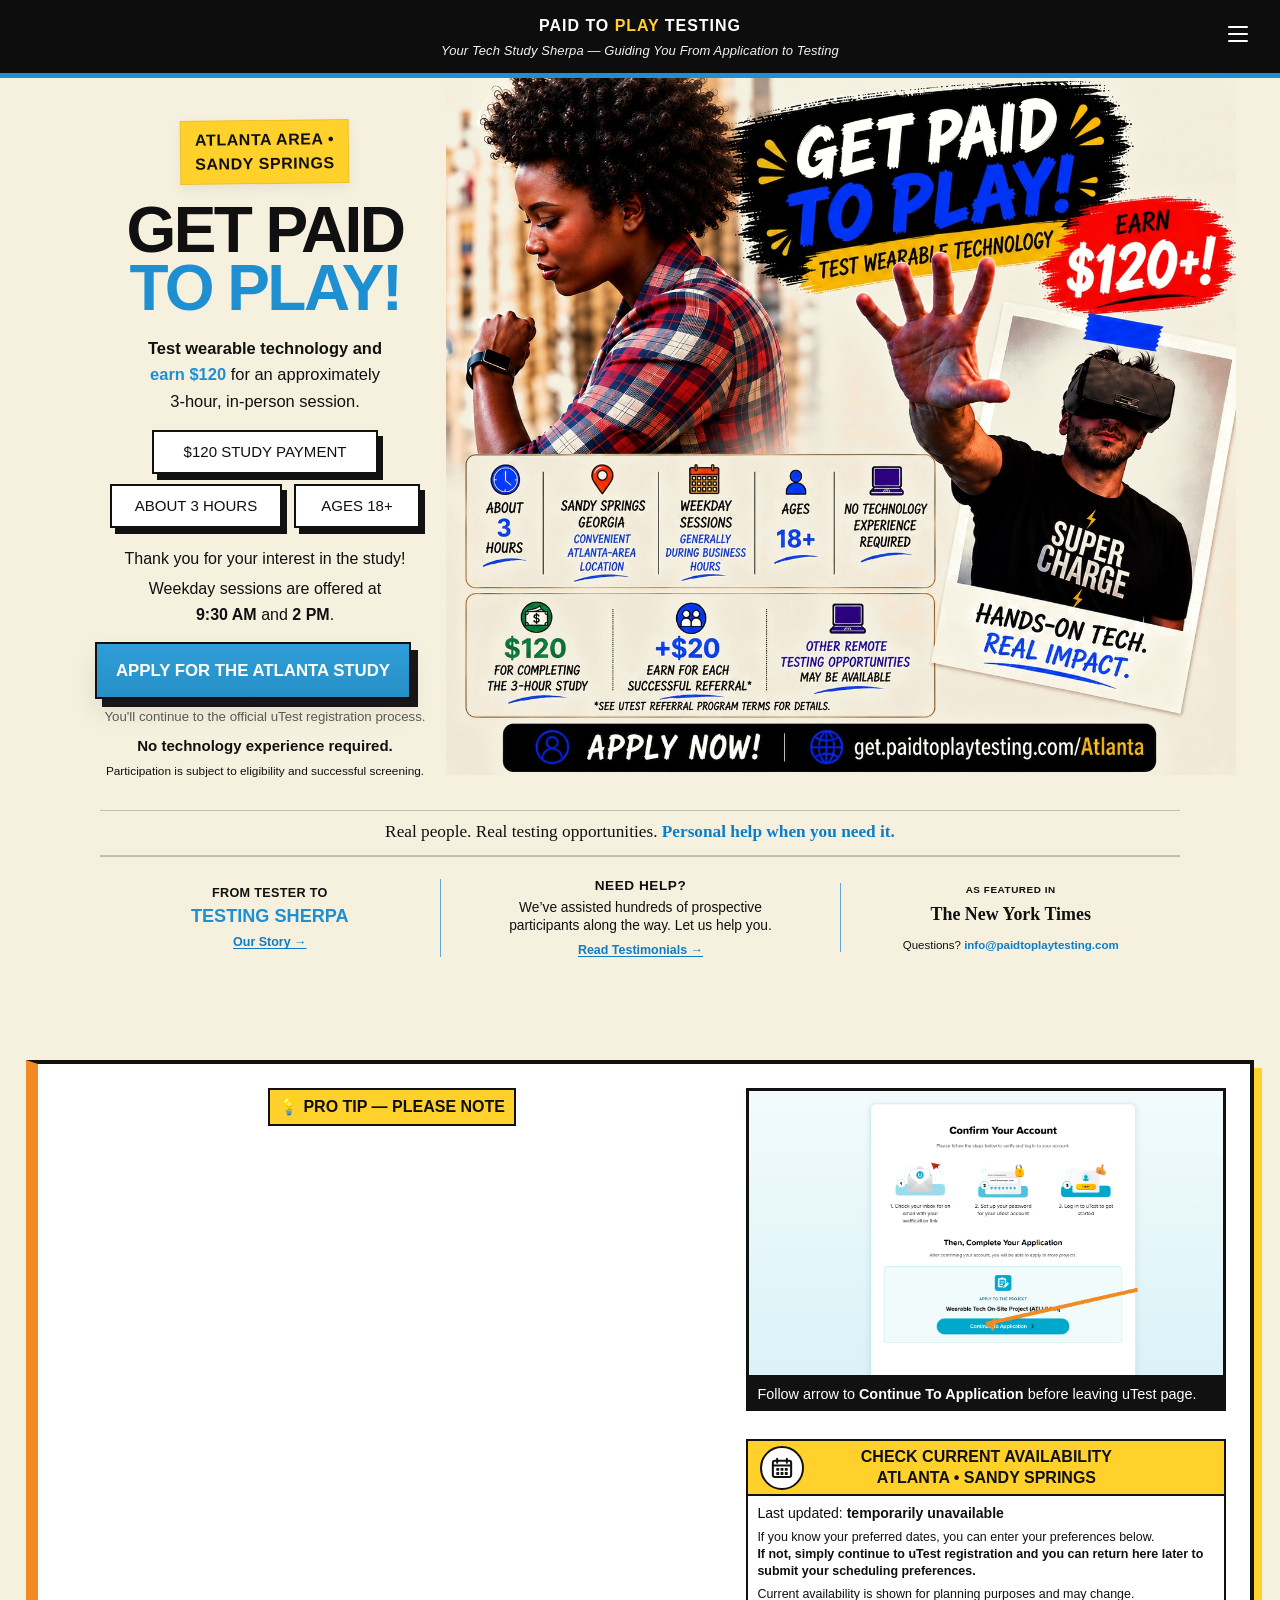
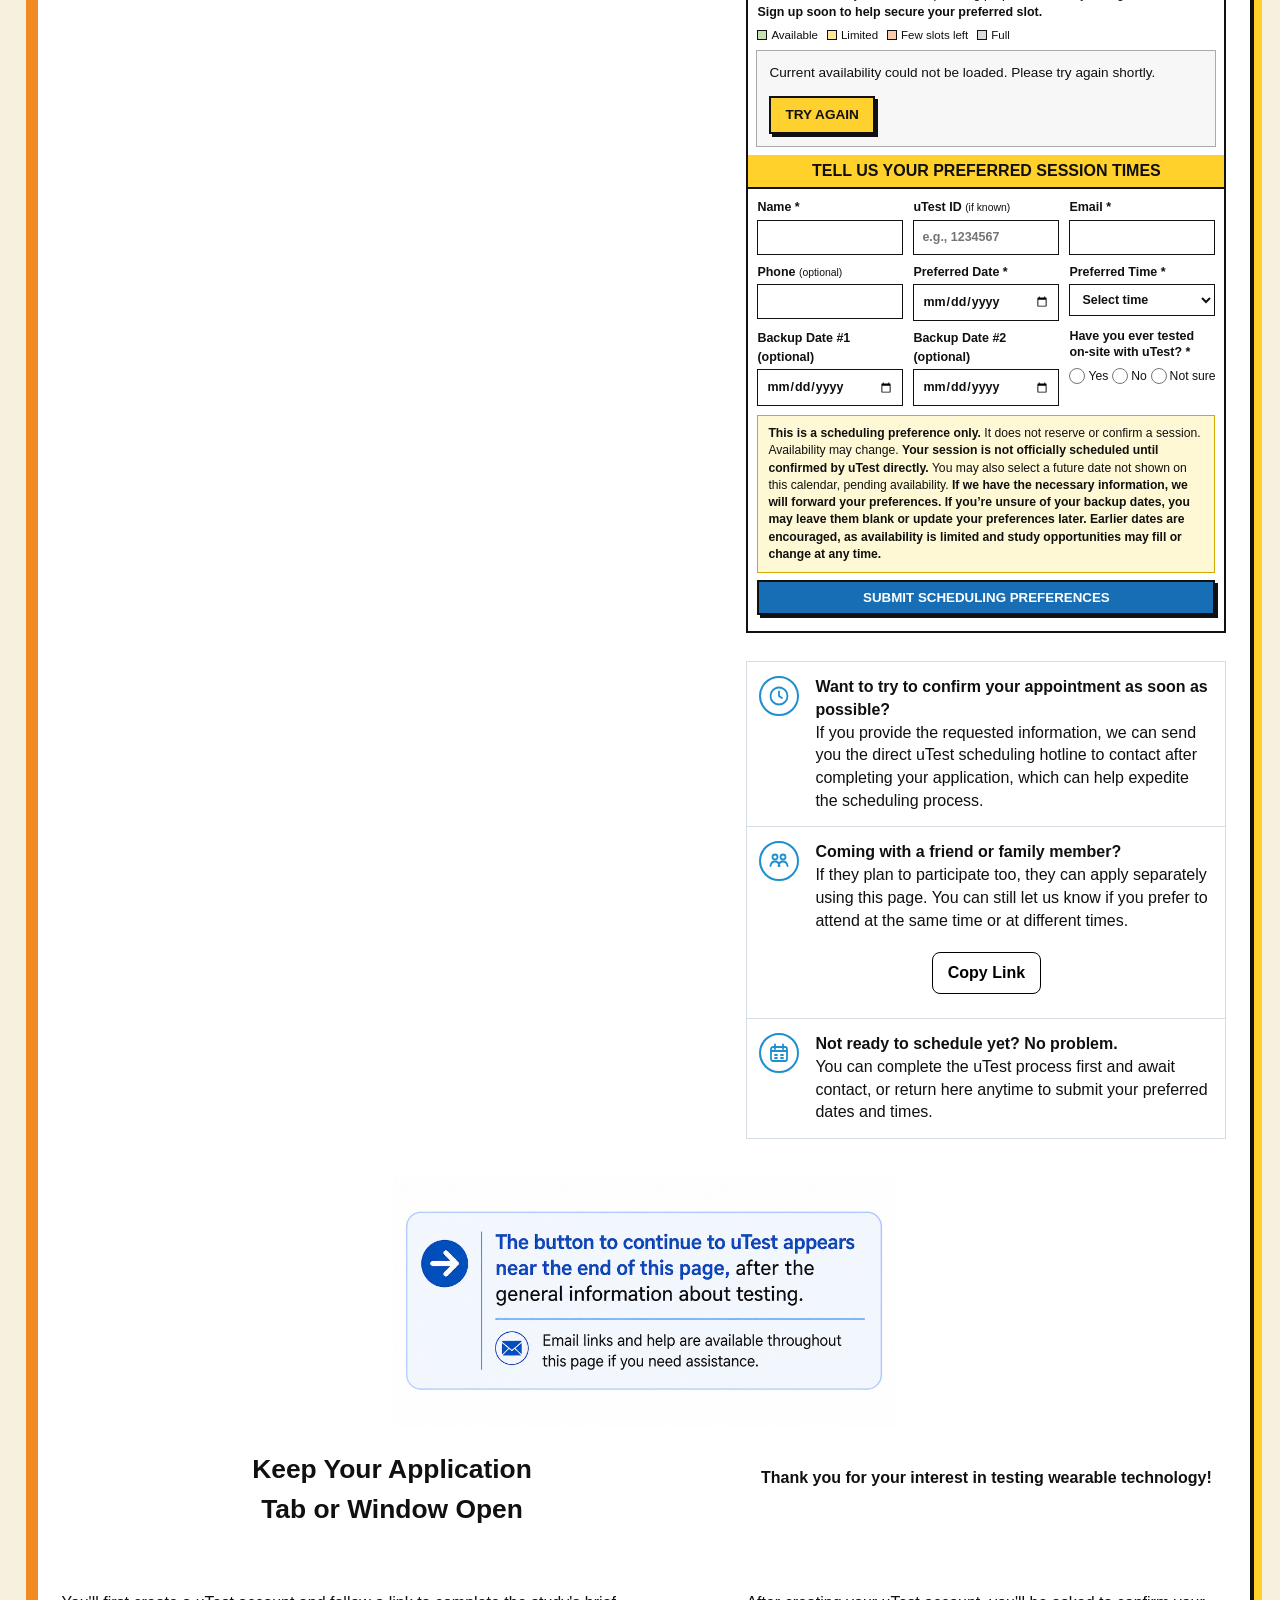
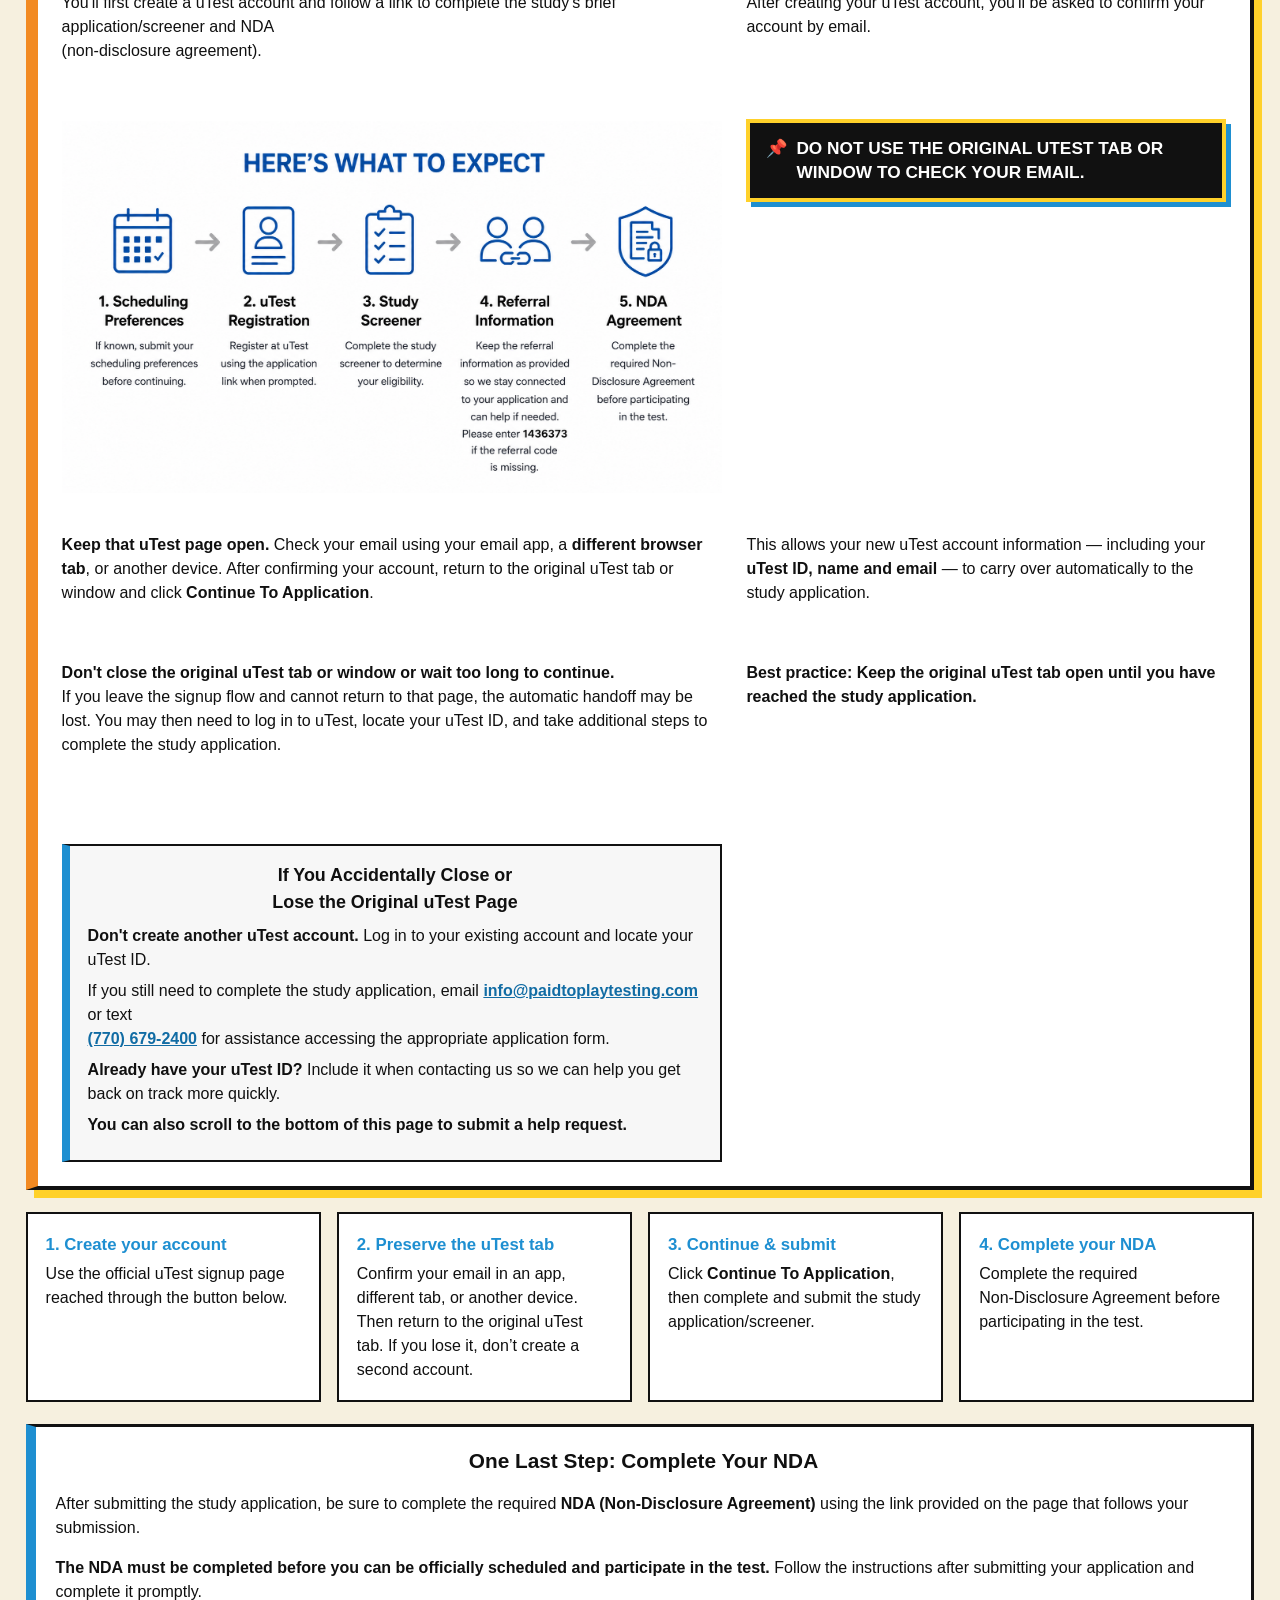
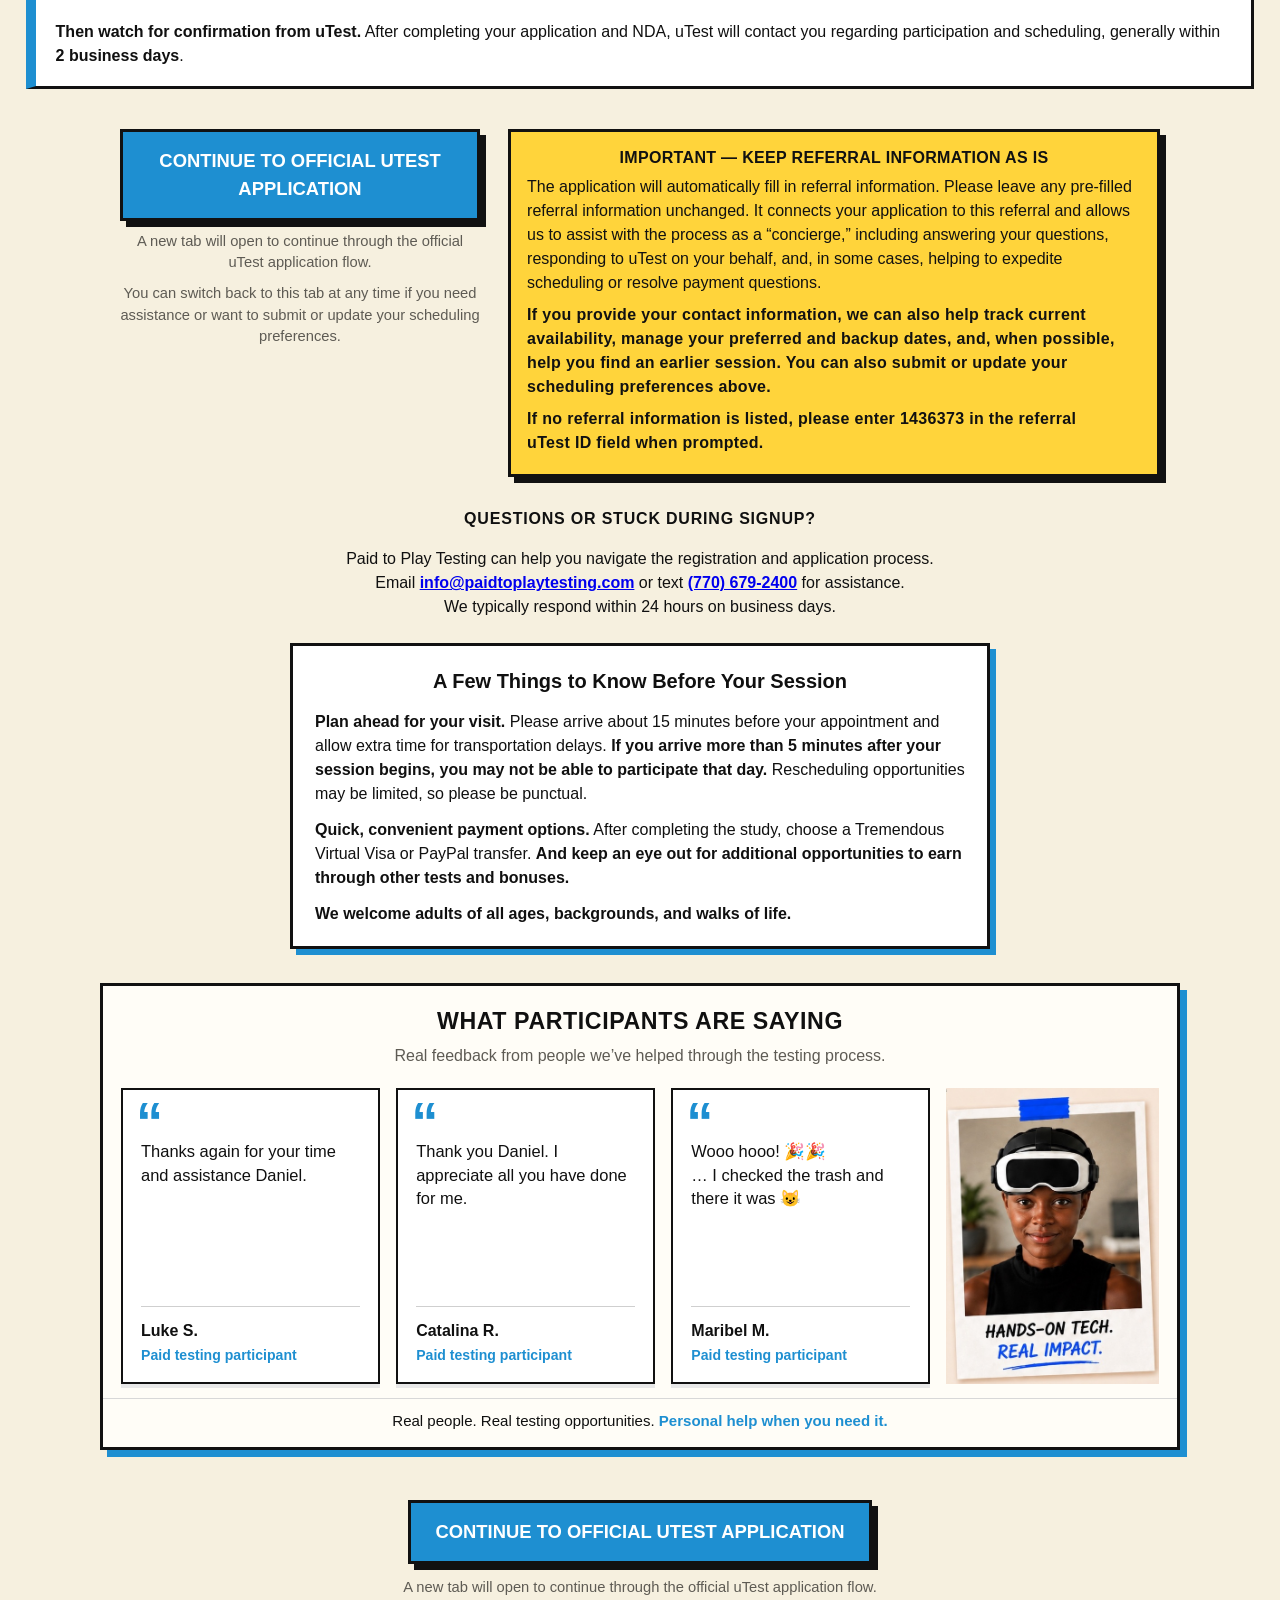
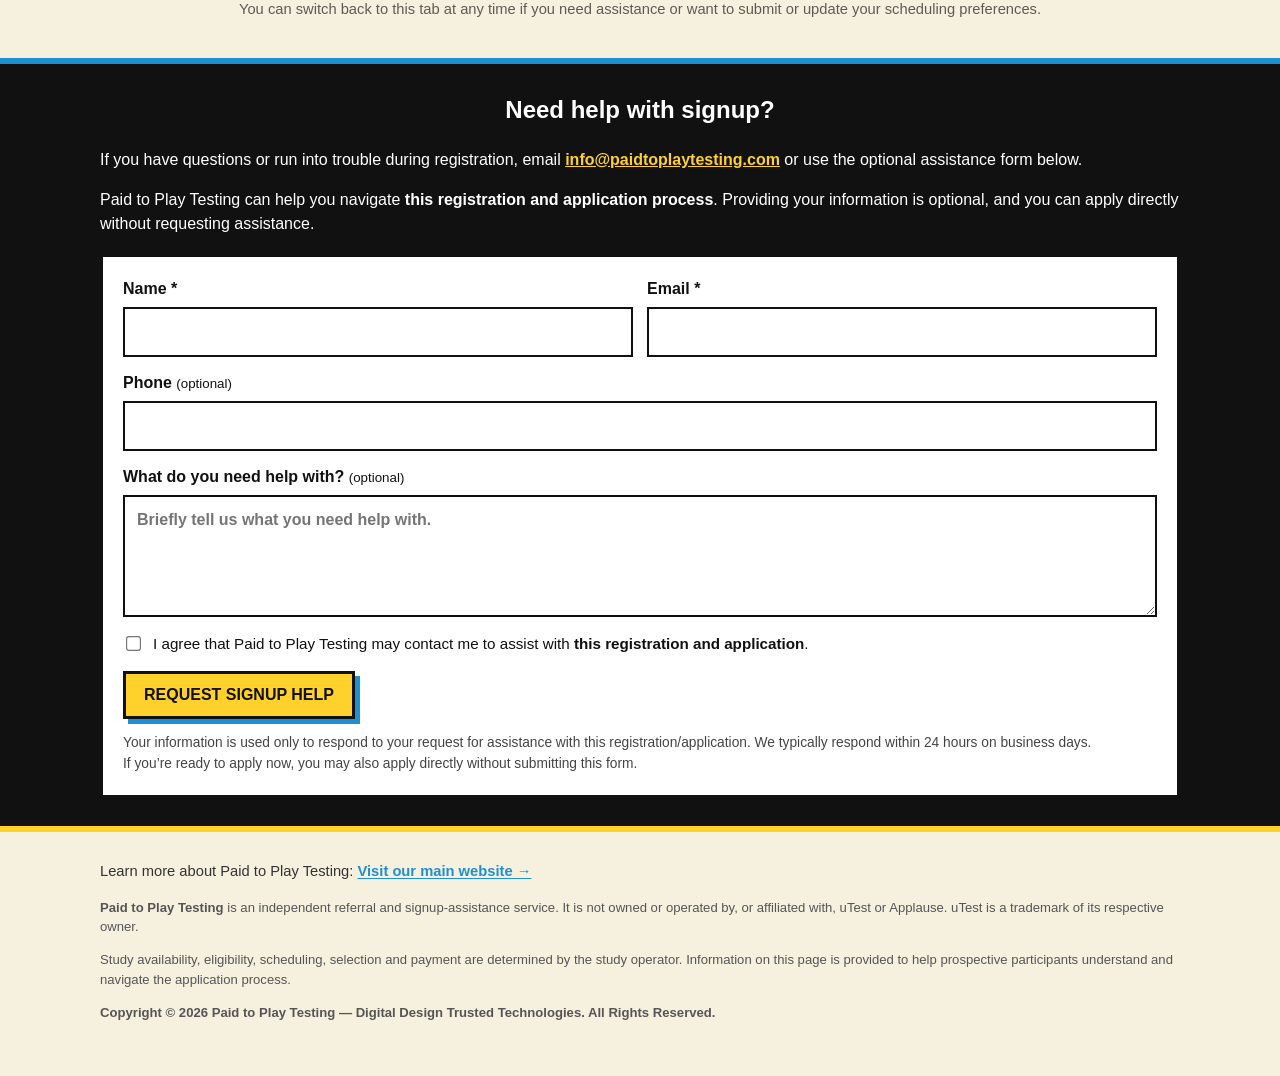
<file: Atlanta/indexoldc.html>
<!doctype html>
<html lang="en">
<head>
<meta charset="utf-8">
<meta name="viewport" content="width=device-width, initial-scale=1">
<meta name="format-detection" content="telephone=no">
<title>Atlanta Wearable Technology Study | Paid to Play Testing</title>
<meta name="description" content="Atlanta-area adults: apply for an in-person wearable technology testing opportunity in Sandy Springs paying $120 for approximately 3 hours.">
<link rel="stylesheet" href="../assets/style.css?v=1393">
<link rel="icon" type="image/png" sizes="512x512" href="../assets/favicon.png?v=47">
<link rel="shortcut icon" href="../assets/favicon.ico?v=47">

<style>
.brand-sherpa-tagline{
  margin-top:5px;
  font-size:13px;
  line-height:1.25;
  font-style:italic;
  font-weight:500;
  color:#f2f2f2;
  text-align:center;
  letter-spacing:.1px;
}
@media (max-width:600px){
  .brand-sherpa-tagline{
    font-size:11px;
    line-height:1.25;
    margin-top:4px;
    padding:0 12px;
  }
}
</style>


<style>
/* v40: center both brand lines in the black site header */
.site-header,
header.site-header,
.topbar,
header.topbar {
  text-align: center;
}
.site-header .brand,
header.site-header .brand,
.topbar .brand,
header.topbar .brand {
  width: 100%;
  margin-left: auto;
  margin-right: auto;
  text-align: center;
}
.brand-sherpa-tagline {
  text-align: center;
}
</style>


<style>
header.topbar {
  text-align:center !important;
}
header.topbar > * {
  margin-left:auto !important;
  margin-right:auto !important;
}
</style>


<style>
/* v41: slightly tighten the separation between the application CTA and What to expect */
.two-col {
  margin-top: -22px;
}
@media (max-width: 700px) {
  .two-col {
    margin-top: -16px;
  }
}

/* Atlanta desktop parity with the locked Midtown hero rhythm.
   Desktop only: mobile/tablet markup behavior remains unchanged. */
.atlanta-desktop-break,
.atlanta-desktop-thanks {
  display: none;
}
@media (min-width: 901px) {
  body.atlanta .hero .atlanta-desktop-break {
    display: inline;
  }
  body.atlanta .hero .desktop-lead-break {
    display: none;
  }
  body.atlanta .hero .hero-thanks-full {
    display: none;
  }
  body.atlanta .hero .atlanta-desktop-thanks {
    display: inline;
  }
  body.atlanta .hero .atlanta-desktop-hidden {
    display: none;
  }
}
</style>

<style>
/* ATLANTA DESKTOP CONSOLIDATED POLISH — desktop only; portrait mobile remains locked. */
.atlanta-desktop-ribbon-break{display:none}
.atlanta-desktop-post-cta{display:none}
@media (min-width:901px){
  body.atlanta .hero .atlanta-desktop-ribbon-break{display:block}

  /* Slightly more breathing room through the established desktop hero rhythm. */
  body.atlanta .hero .offer{margin:16px auto 18px!important}
  body.atlanta .hero .session-times{margin:3px auto 12px!important}
  body.atlanta .hero .hero-cta-row{margin-top:13px!important;margin-bottom:9px!important}
  body.atlanta .hero .hero-note{margin-top:8px!important}
  body.atlanta .hero{padding-bottom:47px!important}
  body.atlanta .hero .atlanta-desktop-post-cta{display:block;margin:10px auto 0;max-width:430px;text-align:center}
  body.atlanta .hero .atlanta-desktop-no-tech{margin:0;font-size:.94rem;line-height:1.35;font-weight:700}
  body.atlanta .hero .atlanta-desktop-eligibility{margin:8px 0 0;font-size:.74rem;line-height:1.35;font-weight:400}

  /* Desktop credibility order: Story | Need Help | Press. */
  body.atlanta .credibility-grid{grid-template-columns:1fr 1.18fr 1fr}
  body.atlanta .credibility-item{gap:5px;transform:translateY(0px)}
  body.atlanta .credibility-story>span{font-size:.79rem;letter-spacing:.025em}
  body.atlanta .credibility-story>strong{margin-top:0}
  body.atlanta .credibility-help>strong{font-size:.85rem;line-height:1.1;letter-spacing:.04em}
  body.atlanta .credibility-help>span{max-width:300px;font-size:.86rem;line-height:1.32}
  body.atlanta .atlanta-desktop-trust-link{display:inline-block;margin-top:3px;color:#0a7fc7;font-size:.78rem;line-height:1.15;font-weight:800;text-decoration:underline;text-underline-offset:2px}
  body.atlanta .credibility-press .credibility-eyebrow{font-size:.62rem;margin-bottom:2px}
  body.atlanta .credibility-press>strong{font-size:1.12rem}

  /* Desktop-only spacing test: modest breathing room after credibility strip. */
  body.atlanta .hero-credibility{padding-bottom:69px}

  /* Reuse the approved Atlanta modal language on desktop without touching mobile rules. */
  body.atlanta .atlanta-modal-backdrop{position:fixed;inset:0;z-index:10000;display:flex;align-items:center;justify-content:center;padding:24px;box-sizing:border-box;background:rgba(0,0,0,.62);overscroll-behavior:contain}
  body.atlanta .atlanta-modal-backdrop[hidden]{display:none!important}
  body.atlanta .atlanta-modal{position:relative;width:min(560px,calc(100vw - 48px));max-height:calc(100vh - 64px);overflow:auto;overflow-x:hidden;box-sizing:border-box;padding:28px 26px 25px;border:2px solid #111;border-radius:4px;background:#F6F0DF;color:#111;box-shadow:7px 7px 0 #118ee8;outline:none;-webkit-overflow-scrolling:touch}
  body.atlanta .atlanta-modal-accent{width:54px;height:5px;margin:0 0 13px;background:#f2cc21;transform:rotate(-1deg)}
  body.atlanta .atlanta-modal h2{margin:0 42px 15px 0;font-size:1.42rem;line-height:1.08;letter-spacing:.01em}
  body.atlanta .atlanta-modal p{margin:0 0 12px;font-size:.94rem;line-height:1.5}
  body.atlanta .atlanta-modal-close{position:absolute;top:12px;right:12px;width:36px;height:36px;padding:0;border:2px solid #111;border-radius:50%;background:#fff;color:#111;font:700 25px/30px Arial,sans-serif;text-align:center;cursor:pointer}
  body.atlanta .atlanta-modal-callout{margin:16px 0;padding:13px 14px;border:2px solid #111;background:#fff;box-shadow:4px 4px 0 #f2cc21}
  body.atlanta .atlanta-modal-callout>strong{display:block;margin-bottom:6px;font-size:.8rem;letter-spacing:.07em}
  body.atlanta .atlanta-modal-callout span{display:block;font-size:.88rem;line-height:1.44}
  body.atlanta .atlanta-modal-ending{margin-bottom:0!important}
  body.atlanta .atlanta-testimonial-card{margin:0 0 13px;padding:14px 15px;border:1.5px solid #111;background:#fff}
  body.atlanta .atlanta-testimonial-card:last-child{margin-bottom:0}
  body.atlanta .atlanta-testimonial-card p{margin:0 0 8px;font-size:.95rem;line-height:1.44}
  body.atlanta .atlanta-testimonial-card cite{display:block;font-size:.8rem;font-style:normal;font-weight:800}
  body.atlanta #atlanta-story-modal .atlanta-modal{padding-top:24px;padding-bottom:21px}
}
</style>

<!-- Privacy-friendly analytics by Plausible -->
<script async src="https://plausible.io/js/pa-c0Wt8fwlB-uVM_wcIl6Fx.js"></script>
<script>
  window.plausible=window.plausible||function(){(plausible.q=plausible.q||[]).push(arguments)},plausible.init=plausible.init||function(i){plausible.o=i||{}};
  plausible.init()
</script>


<style>
/* ATLANTA LOCKED PORTRAIT MOBILE IMPLEMENTATION — approved 2026-08-18 */
.atlanta-mobile-woman,.atlanta-mobile-vr,.atlanta-mobile-menu,.atlanta-mobile-credibility{display:none}
.atlanta-mobile-redirect-break{display:none}

@media (max-width:600px) and (orientation:portrait){
  html,body.atlanta{max-width:100%;overflow-x:clip}
  @supports not (overflow:clip){html,body.atlanta{overflow-x:hidden}}

  body.atlanta .topbar{
    position:relative!important;z-index:auto!important;overflow:visible!important;background:transparent!important;
    min-height:118px;padding:20px 48px 15px 16px;border-bottom:4px solid #118ee8;box-sizing:border-box;
  }
  body.atlanta .topbar::before{content:"";position:absolute;inset:0;z-index:0;background:#070707;pointer-events:none}
  body.atlanta .topbar .brand{position:relative;z-index:30!important;width:auto!important;font-size:21px;line-height:1.08;letter-spacing:.7px}
  body.atlanta .brand-sherpa-tagline{position:relative;z-index:30!important;max-width:300px;margin:8px auto 0!important;font-size:11px;line-height:1.45;font-style:normal}
  body.atlanta .atlanta-mobile-menu{display:none;position:absolute;z-index:30!important;right:18px;top:27px;width:29px;height:24px;padding:0;border:0;background:transparent;pointer-events:none}
  body.atlanta .atlanta-mobile-menu::before,body.atlanta .atlanta-mobile-menu::after,body.atlanta .atlanta-mobile-menu span{content:"";display:block;width:29px;height:3px;margin:0 0 6px;border-radius:2px;background:#fff}

  body.atlanta .hero{position:relative!important;z-index:auto!important;background:#F6F0DF;padding:20px 0 14px!important;overflow:visible!important}
  body.atlanta .hero-grid{display:block}
  body.atlanta .hero .copy{position:relative;min-height:670px!important;text-align:left;isolation:isolate;overflow:visible!important}
  body.atlanta .hero .visual{display:none!important}

  body.atlanta .atlanta-mobile-woman{display:block;position:absolute;top:-92px;right:-58px;width:167px;height:350px;overflow:visible;z-index:12;pointer-events:none}
  body.atlanta .atlanta-mobile-woman img{position:absolute;display:block;width:181px;max-width:none;height:auto;top:0;right:-6px}
  body.atlanta .atlanta-mobile-vr{display:block;position:absolute;top:286px;right:-10px;width:179px;height:auto;overflow:visible;z-index:16;pointer-events:none;transform:rotate(2.5deg);transform-origin:center}
  body.atlanta .atlanta-mobile-vr img{display:block;width:100%;height:auto;max-width:none}

  body.atlanta .hero .kicker{position:relative;z-index:20!important;width:max-content;max-width:none!important;margin:0 0 14px!important;padding:7px 9px!important;font-size:.69rem!important;line-height:1.15;white-space:nowrap;transform:translate(24px,-12px) rotate(-1deg)!important}
  body.atlanta .hero h1{position:relative;z-index:20!important;width:196px!important;margin:0 0 14px!important;font-size:40px!important;line-height:.88!important;white-space:nowrap;transform:translate(24px,-12px)!important}
  body.atlanta .hero .lead{position:relative;z-index:20!important;width:214px!important;max-width:214px!important;margin:0!important;font-size:.91rem!important;line-height:1.48!important;text-align:left;transform:translate(24px,-12px)!important}

  body.atlanta .hero .offer{position:relative;z-index:20!important;display:flex!important;flex-direction:column!important;align-items:center!important;gap:8px!important;width:254px!important;max-width:254px!important;margin:10px auto 17px!important;transform:translate(-48px,-12px)!important}
  body.atlanta .hero .offer-lower-pair{display:flex!important;flex-direction:row!important;align-items:stretch!important;justify-content:center!important;gap:9px!important;width:auto!important}
  body.atlanta .hero .pill{width:auto!important;min-height:38px!important;padding:8px 10px!important;font-size:.76rem!important;line-height:1.05!important;white-space:nowrap!important;box-shadow:3px 3px 0 #111!important}
  body.atlanta .hero .offer-detail-trigger:first-of-type{width:190px!important}
  body.atlanta .hero .offer-detail-trigger[data-detail="duration"]{width:137px!important}
  body.atlanta .hero .offer-detail-trigger[data-detail="age"]{width:101px!important}
  body.atlanta .offer-detail-trigger{position:relative!important;touch-action:manipulation}
  body.atlanta .offer-detail-trigger::after{content:"›";position:absolute;right:10px;top:50%;transform:translateY(-52%);font-size:.92em;line-height:1;font-weight:700;opacity:.58;pointer-events:none}
  body.atlanta .offer-detail-trigger:active{transform:translate(2px,2px)!important;box-shadow:2px 2px 0 #111!important}

  body.atlanta .offer-popover{box-sizing:border-box!important;left:calc(50% + 48px)!important;width:calc(100vw - 40px)!important;max-width:360px!important;min-width:0!important;padding:16px 42px 16px 16px!important;overflow-wrap:anywhere!important;word-break:normal!important}
  body.atlanta .offer-popover-copy{max-width:100%!important;min-width:0!important}
  body.atlanta .offer-popover-close{right:8px!important;top:8px!important}

  body.atlanta .hero .session-times{position:absolute!important;top:330px!important;left:14px!important;width:166px!important;max-width:166px!important;min-height:0!important;margin:0!important;padding:0!important;text-align:center!important;font-size:.83rem!important;line-height:1.48!important;z-index:18!important}
  body.atlanta .hero .hero-thanks{display:block!important;text-align:center!important;margin:0 0 7px!important}
  body.atlanta .hero .hero-thanks-full,body.atlanta .hero .atlanta-desktop-thanks{display:none!important}
  body.atlanta .hero .hero-thanks-mobile{display:inline!important}
  body.atlanta .hero .atlanta-session-offered,body.atlanta .hero .atlanta-desktop-hidden{display:none!important}
  body.atlanta .hero .mobile-session-break{display:inline!important}

  body.atlanta .hero .hero-cta-row{position:absolute!important;top:548px!important;left:0!important;right:0!important;width:100%!important;margin:0!important;text-align:center!important;z-index:24!important}
  body.atlanta .hero .hero-cta-row .cta{position:relative!important;z-index:24!important;display:inline-block!important;width:min(330px,86vw)!important;min-width:0!important;max-width:330px!important;min-height:0!important;box-sizing:border-box!important;padding:10px 18px 11px!important;font-size:1.22rem!important;line-height:.98!important;white-space:normal!important;text-align:center!important;border-width:2px!important;box-shadow:5px 5px 0 #111!important}
  body.atlanta .hero .hero-cta-row .cta .cta-atl-prefix,body.atlanta .hero .hero-cta-row .cta .cta-atl-rest{display:block!important}
  body.atlanta .hero .hero-note{position:absolute!important;top:615px!important;left:50%!important;transform:translateX(-50%)!important;z-index:26!important;width:300px!important;max-width:80vw!important;margin:0!important;padding:5px 6px!important;box-sizing:border-box!important;background:#F6F0DF!important;text-align:center!important;font-size:.88rem!important;line-height:1.34!important}
  body.atlanta .atlanta-mobile-redirect-break{display:inline}

  body.atlanta .hero-credibility .credibility-grid{display:none!important}
  body.atlanta .hero-credibility{position:relative;z-index:10;margin-top:0!important;padding:18px 20px 22px!important;background:#F6F0DF!important}
  body.atlanta .atlanta-mobile-credibility{display:block!important;max-width:330px;margin:0 auto;text-align:center}
  body.atlanta .atlanta-mobile-trust-block{padding:13px 0}
  body.atlanta .atlanta-mobile-trust-block + .atlanta-mobile-trust-block{border-top:1px solid rgba(17,17,17,.18)}
  body.atlanta .atlanta-mobile-trust-kicker{font-size:1.04rem;line-height:1.16;font-weight:800;letter-spacing:.08em;text-transform:uppercase}
  body.atlanta .atlanta-mobile-trust-link{display:inline-block;margin-top:4px;font-size:1.02rem;line-height:1.22;font-weight:700;color:inherit;text-decoration:underline;text-underline-offset:2px;cursor:pointer}
  body.atlanta .atlanta-mobile-trust-help p{margin:7px auto 5px;max-width:315px;font-size:1.08rem;line-height:1.4}
  body.atlanta .atlanta-mobile-trust-press .atlanta-mobile-trust-kicker{font-size:.68rem;line-height:1.18}
  body.atlanta .atlanta-mobile-trust-nyt{margin-top:4px;font-family:Georgia,"Times New Roman",serif;font-size:1rem;line-height:1.12;font-weight:700}

  .atlanta-modal-backdrop{position:fixed;inset:0;z-index:10000;display:flex;align-items:center;justify-content:center;padding:18px;box-sizing:border-box;background:rgba(0,0,0,.62);overscroll-behavior:contain}
  .atlanta-modal-backdrop[hidden]{display:none!important}
  .atlanta-modal{position:relative;width:min(360px,calc(100vw - 36px));max-height:calc(100dvh - 36px);overflow:auto;overflow-x:hidden;box-sizing:border-box;padding:25px 20px 22px;border:2px solid #111;border-radius:4px;background:#F6F0DF;color:#111;box-shadow:7px 7px 0 #118ee8;outline:none;-webkit-overflow-scrolling:touch}
  .atlanta-modal-accent{width:54px;height:5px;margin:0 0 13px;background:#f2cc21;transform:rotate(-1deg)}
  .atlanta-modal h2{margin:0 35px 15px 0;font-size:1.28rem;line-height:1.08;letter-spacing:.01em}
  .atlanta-modal p{margin:0 0 12px;font-size:.88rem;line-height:1.48}
  .atlanta-modal-close{position:absolute;top:10px;right:10px;width:34px;height:34px;padding:0;border:2px solid #111;border-radius:50%;background:#fff;color:#111;font:700 24px/28px Arial,sans-serif;text-align:center;cursor:pointer}
  .atlanta-modal-callout{margin:15px 0;padding:12px 13px;border:2px solid #111;background:#fff;box-shadow:4px 4px 0 #f2cc21}
  .atlanta-modal-callout>strong{display:block;margin-bottom:6px;font-size:.78rem;letter-spacing:.07em}
  .atlanta-modal-callout span{display:block;font-size:.82rem;line-height:1.42}
  .atlanta-modal-ending{margin-bottom:0!important}
  .atlanta-testimonial-card{margin:0 0 13px;padding:13px 14px;border:1.5px solid #111;background:#fff}
  .atlanta-testimonial-card:last-child{margin-bottom:0}
  .atlanta-testimonial-card p{margin:0 0 8px;font-size:.9rem;line-height:1.42}
  .atlanta-testimonial-card cite{display:block;font-size:.78rem;font-style:normal;font-weight:800}

  #atlanta-story-modal .atlanta-modal{padding-top:22px!important;padding-bottom:18px!important}
  #atlanta-story-modal .atlanta-modal-accent{margin-bottom:9px!important}
  #atlanta-story-modal .atlanta-modal h2{margin-bottom:10px!important}
  #atlanta-story-modal .atlanta-modal p{margin-bottom:8px!important}
  #atlanta-story-modal .atlanta-modal-callout{margin-top:10px!important;margin-bottom:9px!important;padding-top:9px!important;padding-bottom:9px!important}
  #atlanta-story-modal .atlanta-modal-callout>strong{margin-bottom:5px!important}
  #atlanta-story-modal .atlanta-modal-ending{margin-top:0!important;margin-bottom:0!important}
}
@media (min-width:414px) and (max-width:600px) and (orientation:portrait){body.atlanta .atlanta-mobile-woman{right:-50px}}
@media (min-width:430px) and (max-width:600px) and (orientation:portrait){body.atlanta .atlanta-mobile-woman{right:-46px}}
html.atlanta-modal-open,body.atlanta-modal-open{overflow:hidden!important;overscroll-behavior:none!important}
</style>


<style>
/* Atlanta desktop contact + minimal hamburger utility test. Desktop only; mobile remains locked. */
.atlanta-desktop-contact,.atlanta-desktop-utility-menu{display:none}
@media (min-width:901px){
  body.atlanta .credibility-press .atlanta-desktop-contact{display:block;margin-top:8px;font-family:Arial,Helvetica,sans-serif;font-size:.72rem;line-height:1.25;font-weight:400;color:#111;text-align:center}
  body.atlanta .credibility-press .atlanta-desktop-contact a{color:#0a7fc7;font-weight:700;text-decoration:none}
  body.atlanta header.topbar .atlanta-mobile-menu{display:block;position:absolute;z-index:80;right:20px;top:12px;width:44px;height:44px;padding:0;border:0;background:transparent;pointer-events:auto;cursor:pointer}
  body.atlanta header.topbar .atlanta-mobile-menu::before,body.atlanta header.topbar .atlanta-mobile-menu::after,body.atlanta header.topbar .atlanta-mobile-menu span{content:"";position:absolute;left:12px;display:block;width:20px;height:2px;margin:0;border-radius:1px;background:#fff}
  body.atlanta header.topbar .atlanta-mobile-menu::before{top:14px}
  body.atlanta header.topbar .atlanta-mobile-menu span{top:21px}
  body.atlanta header.topbar .atlanta-mobile-menu::after{top:28px}
  body.atlanta .atlanta-desktop-utility-menu{display:block;position:fixed;z-index:75;top:0;right:0;width:100%;height:100%;pointer-events:none}
  body.atlanta .atlanta-desktop-utility-menu[hidden]{display:none}
  body.atlanta .atlanta-desktop-utility-panel{position:absolute;top:76px;right:24px;width:min(330px,calc(100vw - 48px));padding:14px 16px 16px;background:#0b0b0b;border:2px solid #111;box-shadow:5px 5px 0 #1696d2;pointer-events:auto}
  body.atlanta .atlanta-desktop-utility-panel a,body.atlanta .atlanta-desktop-utility-panel button{display:block;width:100%;box-sizing:border-box;margin:0;padding:11px 8px;border:0;border-bottom:1px solid rgba(255,255,255,.2);background:transparent;color:#fff;font:700 13px/1.2 Arial,Helvetica,sans-serif;text-align:left;text-decoration:none;cursor:pointer}
  body.atlanta .atlanta-desktop-utility-panel a:hover,body.atlanta .atlanta-desktop-utility-panel button:hover{color:#28a9e2}
  body.atlanta .atlanta-desktop-utility-panel .atlanta-desktop-menu-close{padding-top:3px;padding-bottom:9px;color:#f2c300;font-size:11px;text-align:right}
  body.atlanta .atlanta-desktop-utility-panel .atlanta-desktop-menu-main-site{margin-top:8px;padding-top:14px;border-top:1px solid rgba(255,255,255,.28);color:#cfcfcf;font-weight:600}
  body.atlanta .atlanta-desktop-utility-panel > :last-child{border-bottom:0}
}
</style>
<style>
/* ATLANTA MOBILE COMPOSITION PROTOTYPE — isolated duplicate only.
   Production Atlanta HTML and shared CSS remain untouched. */
.mobile-woman-stage,.mobile-promo-stage,.mobile-vr-stage,.mobile-menu-prototype{display:none}
@media (max-width:600px) and (orientation:portrait){
  body.mobile-woman-prototype .topbar{
    position:relative;
    min-height:118px;
    padding:20px 48px 15px 16px;
    border-bottom:4px solid #118ee8;
    box-sizing:border-box;
  }
  body.mobile-woman-prototype .topbar .brand{
    width:auto!important;
    font-size:21px;
    line-height:1.08;
    letter-spacing:.7px;
  }
  body.mobile-woman-prototype .brand-sherpa-tagline{
    max-width:300px;
    margin:8px auto 0!important;
    font-size:11px;
    line-height:1.45;
    font-style:normal;
  }
  body.mobile-woman-prototype .mobile-menu-prototype{
    display:block;
    position:absolute;
    right:18px;
    top:27px;
    width:29px;
    height:24px;
    padding:0;
    border:0;
    background:transparent;
    pointer-events:none;
  }
  body.mobile-woman-prototype .mobile-menu-prototype::before,
  body.mobile-woman-prototype .mobile-menu-prototype::after,
  body.mobile-woman-prototype .mobile-menu-prototype span{
    content:"";
    display:block;
    width:29px;
    height:3px;
    margin:0 0 6px;
    border-radius:2px;
    background:#fff;
  }

  body.mobile-woman-prototype .hero{
    position:relative;
    background:#F6F0DF;
    padding:25px 0 22px;
    overflow:hidden;
  }
  body.mobile-woman-prototype .hero-grid{display:block}
  body.mobile-woman-prototype .hero .copy{
    position:relative;
    min-height:770px;
    text-align:left;
    isolation:isolate;
  }
  body.mobile-woman-prototype .hero .visual{display:none!important}

  /* Upper-right woman: transparent asset over the site's cream field. */
  body.mobile-woman-prototype .mobile-woman-stage{
    display:block;
    position:absolute;
    z-index:1;
    top:-27px;
    right:-40px;
    width:222px;
    height:355px;
    overflow:hidden;
    pointer-events:none;
  }
  body.mobile-woman-prototype .mobile-woman-stage img{
    position:absolute;
    display:block;
    width:238px;
    max-width:none;
    height:auto;
    top:-1px;
    right:-8px;
  }

  body.mobile-woman-prototype .hero .kicker{
    position:relative;
    z-index:4;
    width:max-content;
    max-width:225px;
    margin:0 0 16px;
    padding:8px 10px;
    font-size:.72rem;
    line-height:1.15;
    white-space:nowrap;
  }
  body.mobile-woman-prototype .hero h1{
    position:relative;
    z-index:4;
    width:217px;
    margin:0 0 17px;
    font-size:42px;
    line-height:.89;
    white-space:nowrap;
  }
  body.mobile-woman-prototype .hero .lead{
    position:relative;
    z-index:4;
    width:205px;
    max-width:205px;
    margin:0;
    font-size:.95rem;
    line-height:1.5;
    text-align:left;
  }

  /* Keep the existing study controls live and readable. */
  body.mobile-woman-prototype .hero .offer{
    position:relative;
    z-index:6;
    width:306px!important;
    margin:30px 0 22px 0!important;
  }

  /* Independent promo artwork, tucked into the woman/control relationship. */
  body.mobile-woman-prototype .mobile-promo-stage{
    display:block;
    position:absolute;
    z-index:5;
    top:344px;
    right:-2px;
    width:189px;
    height:139px;
    overflow:visible;
    pointer-events:none;
    transform:rotate(-1.5deg);
    transform-origin:center;
  }
  body.mobile-woman-prototype .mobile-promo-stage img{
    display:block;
    width:100%;
    height:auto;
    max-width:none;
  }

  /* Session copy occupies the left while the VR Polaroid continues the art on right. */
  body.mobile-woman-prototype .hero .session-times{
    position:relative;
    z-index:6;
    width:205px;
    max-width:205px;
    min-height:210px;
    margin:15px 0 0 4px !important;
    text-align:center !important;
    font-size:.92rem;
    line-height:1.55;
  }
  body.mobile-woman-prototype .mobile-vr-stage{
    display:block;
    position:absolute;
    z-index:5;
    top:491px;
    right:-18px;
    width:197px;
    height:210px;
    overflow:visible;
    pointer-events:none;
    transform:rotate(3deg);
    transform-origin:center;
  }
  body.mobile-woman-prototype .mobile-vr-stage img{
    display:block;
    width:100%;
    height:auto;
    max-width:none;
  }

  body.mobile-woman-prototype .hero .hero-cta-row{
    position:relative;
    z-index:8;
    clear:both;
    margin:5px 0 0!important;
  }
  body.mobile-woman-prototype .hero .hero-note{
    position:relative;
    z-index:8;
  }
  body.mobile-woman-prototype .hero-credibility{
    position:relative;
    z-index:10;
    background:#F6F0DF;
  }
}
</style>

<style>
/* ATLANTA MOBILE CORRECTIVE COMPOSITION PASS — prototype only */
@media (max-width:600px) and (orientation:portrait){
  /* Zone framework + deliberate stacking */
  body.mobile-woman-prototype .hero{
    padding:20px 0 14px !important;
    overflow:hidden;
  }
  body.mobile-woman-prototype .hero .copy{
    position:relative;
    min-height:650px !important;
    text-align:left;
    isolation:isolate;
  }
  body.mobile-woman-prototype .hero .visual{display:none!important}

  /* ZONE 1 — upper hero */
  body.mobile-woman-prototype .mobile-woman-stage{
    z-index:2 !important;
    top:-8px !important;
    right:-48px !important;
    width:167px !important;
    height:284px !important;
    overflow:hidden !important;
  }
  body.mobile-woman-prototype .mobile-woman-stage img{
    width:181px !important;
    top:0 !important;
    right:-5px !important;
  }
  body.mobile-woman-prototype .hero .kicker{
    z-index:8 !important;
    max-width:none !important;
    margin:0 0 14px !important;
    padding:7px 9px !important;
    font-size:.69rem !important;
  }
  body.mobile-woman-prototype .hero h1{
    z-index:8 !important;
    width:196px !important;
    margin:0 0 14px !important;
    font-size:40px !important;
    line-height:.88 !important;
  }

  /* ZONE 2 — controlled description */
  body.mobile-woman-prototype .hero .lead{
    z-index:8 !important;
    width:198px !important;
    max-width:198px !important;
    margin:0 !important;
    font-size:.91rem !important;
    line-height:1.48 !important;
  }

  /* ZONE 3 — compact 1-over-2 pyramid */
  body.mobile-woman-prototype .hero .offer{
    position:relative;
    z-index:10 !important;
    display:flex !important;
    flex-direction:column !important;
    align-items:center !important;
    gap:8px !important;
    width:254px !important;
    max-width:254px !important;
    margin:24px auto 17px !important;
  }
  body.mobile-woman-prototype .hero .offer-lower-pair{
    display:flex !important;
    flex-direction:row !important;
    align-items:stretch !important;
    justify-content:center !important;
    gap:9px !important;
    width:auto !important;
  }
  body.mobile-woman-prototype .hero .pill{
    width:auto !important;
    min-height:38px !important;
    padding:8px 10px !important;
    font-size:.76rem !important;
    line-height:1.05 !important;
    white-space:nowrap !important;
    box-shadow:3px 3px 0 #111 !important;
  }
  body.mobile-woman-prototype .hero .offer-detail-trigger:first-of-type{
    width:190px !important;
  }
  body.mobile-woman-prototype .hero .offer-detail-trigger[data-detail="duration"]{
    width:137px !important;
  }
  body.mobile-woman-prototype .hero .offer-detail-trigger[data-detail="age"]{
    width:101px !important;
  }

  /* ZONE 4 — promo + VR read as one cluster, never under controls */
  body.mobile-woman-prototype .mobile-promo-stage{
    display:block !important;
    z-index:5 !important;
    top:342px !important;
    right:-5px !important;
    width:176px !important;
    height:auto !important;
    overflow:visible !important;
    transform:rotate(-1.3deg) !important;
  }
  body.mobile-woman-prototype .mobile-vr-stage{
    display:block !important;
    z-index:6 !important;
    top:465px !important;
    right:-9px !important;
    width:179px !important;
    height:auto !important;
    overflow:visible !important;
    transform:rotate(2.5deg) !important;
  }

  /* ZONE 5 — only requested Atlanta session copy */
  body.mobile-woman-prototype .hero .session-times{
    position:relative;
    z-index:9 !important;
    width:230px !important;
    max-width:230px !important;
    min-height:146px !important;
    margin:15px auto 0 !important;
    text-align:center !important;
    font-size:.83rem !important;
    line-height:1.5 !important;
  }
  body.mobile-woman-prototype .hero .hero-thanks{
    display:block !important;
    text-align:center !important;
    margin-bottom:8px !important;
  }
  body.mobile-woman-prototype .hero .session-offered{
    display:none !important;
  }
  body.mobile-woman-prototype .hero .atlanta-desktop-hidden{
    display:none !important;
  }

  /* ZONE 6 — compact, one-line functional CTA */
  body.mobile-woman-prototype .hero .hero-cta-row{
    z-index:12 !important;
    margin:8px 0 0 !important;
    text-align:center !important;
  }
  body.mobile-woman-prototype .hero .hero-cta-row .cta{
    display:inline-block !important;
    width:auto !important;
    min-width:0 !important;
    max-width:320px !important;
    padding:11px 15px !important;
    font-size:.82rem !important;
    line-height:1 !important;
    white-space:nowrap !important;
    border-width:2px !important;
    box-shadow:4px 4px 0 #111 !important;
  }
  body.mobile-woman-prototype .hero .hero-note{
    z-index:12 !important;
    max-width:310px !important;
    margin:8px auto 0 !important;
    text-align:center !important;
    font-size:.72rem !important;
    line-height:1.35 !important;
  }

  /* ZONE 7 — compact credibility bridge */
  body.mobile-woman-prototype .hero-credibility{
    padding:6px 0 10px !important;
  }
  body.mobile-woman-prototype .hero-credibility .wrap{
    width:min(370px,95vw) !important;
  }
  body.mobile-woman-prototype .credibility-grid{
    display:grid !important;
    grid-template-columns:.9fr 1fr 1.2fr !important;
    align-items:stretch !important;
    min-height:0 !important;
    padding-top:8px !important;
    border-top:1px solid rgba(16,16,16,.24) !important;
  }
  body.mobile-woman-prototype .credibility-item{
    min-height:54px !important;
    padding:4px 7px !important;
    font-size:.67rem !important;
    line-height:1.2 !important;
  }
  body.mobile-woman-prototype .credibility-item + .credibility-item{
    border-top:0 !important;
    border-left:1px solid rgba(30,143,209,.58) !important;
  }
  body.mobile-woman-prototype .credibility-story{
    font-size:.68rem !important;
  }
  body.mobile-woman-prototype .credibility-story strong{
    margin-top:2px !important;
    font-size:1.04em !important;
  }
  body.mobile-woman-prototype .credibility-eyebrow{
    font-size:.53rem !important;
    margin-bottom:2px !important;
  }
  body.mobile-woman-prototype .credibility-press strong{
    font-size:.86rem !important;
  }
  body.mobile-woman-prototype .credibility-proof{
    max-width:none !important;
    margin:0 !important;
    font-size:.64rem !important;
    line-height:1.25 !important;
  }
}
</style>

<style>
/* ATLANTA MOBILE TARGETED REFINEMENT — prototype only; production/shared CSS untouched */
@media (max-width:600px) and (orientation:portrait){
  /* 1. Preserve scale; move the woman higher and farther into the right edge. */
  body.mobile-woman-prototype .mobile-woman-stage{
    top:-4px !important;
    right:-44px !important;
  }
  body.mobile-woman-prototype .mobile-woman-stage img{
    right:-6px !important;
  }

  /* 2. Keep the successful 1-over-2 pyramid, nudged left as one unit. */
  body.mobile-woman-prototype .hero .offer{
    transform:translateX(-12px);
  }

  /* 4. CTA and redirect note remain a deliberate readable pair above artwork. */
  body.mobile-woman-prototype .hero .hero-cta-row{
    position:relative;
    z-index:14 !important;
    margin-top:12px !important;
  }
  body.mobile-woman-prototype .hero .hero-note{
    position:relative;
    z-index:15 !important;
    width:max-content !important;
    max-width:min(310px,88vw) !important;
    box-sizing:border-box;
    margin:7px auto 0 !important;
    padding:5px 9px !important;
    background:#F6F0DF;
    text-align:center !important;
    line-height:1.35 !important;
  }
}

/* Nearby wider phones get breathing room without changing the composition model. */
@media (min-width:414px) and (max-width:600px) and (orientation:portrait){
  body.mobile-woman-prototype .mobile-woman-stage{right:-38px !important;}
  body.mobile-woman-prototype .hero .lead{width:207px !important;max-width:207px !important;}
  body.mobile-woman-prototype .hero .offer{transform:translateX(-10px);}
}

@media (min-width:430px) and (max-width:600px) and (orientation:portrait){
  body.mobile-woman-prototype .mobile-woman-stage{right:-34px !important;}
  body.mobile-woman-prototype .hero .lead{width:214px !important;max-width:214px !important;}
}
</style>

<style>
/* HEADER-BREAKOUT + LOWER-HERO IMPLEMENTATION — isolated mobile prototype only */
@media (max-width:600px) and (orientation:portrait){

  /* Let the woman intentionally break upward into the black header.
     Header background stays behind her; branding/menu stay above her. */
  body.mobile-woman-prototype .topbar{
    position:relative !important;
    z-index:auto !important;
    overflow:visible !important;
    background:transparent !important;
  }
  body.mobile-woman-prototype .topbar::before{
    content:"";
    position:absolute;
    inset:0;
    z-index:0;
    background:#070707;
    pointer-events:none;
  }
  body.mobile-woman-prototype .topbar .brand,
  body.mobile-woman-prototype .brand-sherpa-tagline,
  body.mobile-woman-prototype .mobile-menu-prototype{
    position:relative;
    z-index:30 !important;
  }
  body.mobile-woman-prototype .mobile-menu-prototype{
    position:absolute !important;
  }

  body.mobile-woman-prototype .hero{
    overflow:visible !important;
    position:relative !important;
    z-index:auto !important;
  }
  body.mobile-woman-prototype .hero .copy{
    min-height:760px !important;
    overflow:visible !important;
  }

  /* Woman keeps existing scale, but intentionally enters the header.
     She remains behind header UI. */
  body.mobile-woman-prototype .mobile-woman-stage{
    top:-92px !important;
    right:-58px !important;
    width:167px !important;
    height:350px !important;
    overflow:visible !important;
    z-index:12 !important;
  }
  body.mobile-woman-prototype .mobile-woman-stage img{
    width:181px !important;
    right:-6px !important;
    top:0 !important;
  }

  /* Keep upper hero text/control UI above the woman where their territories approach. */
  body.mobile-woman-prototype .hero .kicker,
  body.mobile-woman-prototype .hero h1,
  body.mobile-woman-prototype .hero .lead,
  body.mobile-woman-prototype .hero .offer{
    z-index:20 !important;
  }

  /* Lower hero becomes an explicit two-zone row:
     session copy left, promo right. */
  body.mobile-woman-prototype .hero .session-times{
    position:absolute !important;
    top:414px !important;
    left:4px !important;
    width:166px !important;
    max-width:166px !important;
    min-height:0 !important;
    margin:0 !important;
    padding:0 !important;
    text-align:center !important;
    line-height:1.48 !important;
    z-index:18 !important;
  }
  body.mobile-woman-prototype .hero .hero-thanks{
    display:block !important;
    margin:0 0 16px !important;
    text-align:center !important;
  }

  body.mobile-woman-prototype .mobile-promo-stage{
    top:405px !important;
    right:-1px !important;
    width:176px !important;
    height:auto !important;
    overflow:visible !important;
    z-index:16 !important;
    transform:rotate(-1.3deg) !important;
  }

  /* VR remains primarily right and rises behind CTA. */
  body.mobile-woman-prototype .mobile-vr-stage{
    top:535px !important;
    right:-7px !important;
    width:179px !important;
    height:auto !important;
    overflow:visible !important;
    z-index:14 !important;
    transform:rotate(2.5deg) !important;
  }

  /* Centered CTA in front of the participant hand. */
  body.mobile-woman-prototype .hero .hero-cta-row{
    position:absolute !important;
    top:574px !important;
    left:0 !important;
    right:0 !important;
    width:100% !important;
    margin:0 !important;
    text-align:center !important;
    z-index:24 !important;
  }
  body.mobile-woman-prototype .hero .hero-cta-row .cta{
    position:relative !important;
    z-index:24 !important;
  }

  /* Dedicated clean note zone below the CTA; art cannot pass through it. */
  body.mobile-woman-prototype .hero .hero-note{
    position:absolute !important;
    top:637px !important;
    left:50% !important;
    transform:translateX(-50%) !important;
    z-index:26 !important;
    width:310px !important;
    max-width:84vw !important;
    margin:0 !important;
    padding:7px 10px !important;
    box-sizing:border-box !important;
    background:#F6F0DF !important;
    text-align:center !important;
    line-height:1.35 !important;
  }
}

/* Nearby wider phones keep the same composition with a little extra separation. */
@media (min-width:414px) and (max-width:600px) and (orientation:portrait){
  body.mobile-woman-prototype .mobile-woman-stage{right:-50px !important;}
  body.mobile-woman-prototype .hero .session-times{left:8px !important;width:176px !important;max-width:176px !important;}
  body.mobile-woman-prototype .mobile-promo-stage{right:3px !important;}
}
@media (min-width:430px) and (max-width:600px) and (orientation:portrait){
  body.mobile-woman-prototype .mobile-woman-stage{right:-46px !important;}
  body.mobile-woman-prototype .hero .session-times{left:12px !important;width:184px !important;max-width:184px !important;}
  body.mobile-woman-prototype .mobile-promo-stage{right:7px !important;}
}
</style>

<style>
/* VERTICAL-GAP REFINEMENT — isolated portrait prototype only.
   Positioning only: no copy, font-size, artwork scale, or control dimensions changed. */
@media (max-width:600px) and (orientation:portrait){

  /* Pull the intact 1-over-2 control group closer to the description.
     Internal button dimensions and 8/9px spacing remain untouched. */
  body.mobile-woman-prototype .hero .offer{
    margin-top:10px !important;
  }

  /* Reclaim some of the lower-hero dead space while retaining the promo's
     existing right-side territory, size, rotation, and horizontal alignment. */
  body.mobile-woman-prototype .mobile-promo-stage{
    top:386px !important;
  }
}
</style>

<style>
/* PROMO POSITION EXPERIMENT ONLY — preserve every other current element exactly. */
@media (max-width:600px) and (orientation:portrait){
  body.mobile-woman-prototype .mobile-promo-stage{
    top:350px !important;
  }
}
</style>

<style>
/* POSITIONING EXPERIMENT — controls left + VR substantially higher.
   No copy, font-size, artwork size, CTA, credibility, or downstream changes. */
@media (max-width:600px) and (orientation:portrait){

  /* Shift the entire existing 1-over-2 controls group left as one unit.
     Preserve current dimensions and internal spacing. */
  body.mobile-woman-prototype .hero .offer{
    transform:translateX(-26px) !important;
  }

  /* Bring the VR/Polaroid much earlier into the right-side visual cascade.
     Preserve its current size and rotation; stop choreographing the hand around CTA. */
  body.mobile-woman-prototype .mobile-vr-stage{
    top:442px !important;
    right:-7px !important;
    z-index:14 !important;
  }

  /* Ensure the CTA remains independent of the VR artwork rather than being
     positioned as part of a hand/CTA interaction. */
  body.mobile-woman-prototype .hero .hero-cta-row{
    z-index:24 !important;
  }
}
</style>

<style>
/* STRONGER POSITIONING PASS — same isolated mobile prototype.
   Positioning only; no size, copy, font, CTA, credibility, or downstream changes. */
@media (max-width:600px) and (orientation:portrait){

  /* Move the existing intact 1-over-2 fact control group farther left. */
  body.mobile-woman-prototype .hero .offer{
    transform:translateX(-38px) !important;
  }

  /* Bring the VR/Polaroid much higher in the right-side cascade.
     Preserve its current dimensions and rotation. */
  body.mobile-woman-prototype .mobile-vr-stage{
    top:382px !important;
    right:-7px !important;
    z-index:14 !important;
  }
}
</style>

<style>
/* TWO-ZONE MOBILE COMPOSITION CORRECTION — isolated portrait prototype only.
   Left: fact buttons + session copy. Right: VR/Polaroid cascading beside them.
   Promo follows below VR. No typography, size, CTA, header, woman, or downstream changes. */
@media (max-width:600px) and (orientation:portrait){

  /* Move intact 1-over-2 fact group farther left to establish the left zone. */
  body.mobile-woman-prototype .hero .offer{
    transform:translateX(-48px) !important;
  }

  /* VR begins alongside the button area, not below it.
     Preserve current scale/rotation; only position changes. */
  body.mobile-woman-prototype .mobile-vr-stage{
    top:286px !important;
    right:-10px !important;
    z-index:16 !important;
  }

  /* Promo follows AFTER/BELOW the VR participant and stays out of his face/headset/hand. */
  body.mobile-woman-prototype .mobile-promo-stage{
    top:514px !important;
    right:-1px !important;
    z-index:14 !important;
  }
}
</style>

<style>
/* SUPPORTING COPY POSITION ONLY — isolated portrait prototype.
   Move the left-side session copy directly beneath the existing button group.
   No wording, font-size, VR, promo, CTA, header, woman, or downstream changes. */
@media (max-width:600px) and (orientation:portrait){
  body.mobile-woman-prototype .hero .session-times{
    top:350px !important;
    left:4px !important;
    width:166px !important;
    max-width:166px !important;
    margin:0 !important;
    text-align:center !important;
  }
}
</style>

<style>
/* SMALL SUPPORTING-COPY LIFT ONLY */
@media (max-width:600px) and (orientation:portrait){
  body.mobile-woman-prototype .hero .session-times{
    top:334px !important;
  }
}
</style>

<style>
/* LEFT-COLUMN ALIGNMENT / SUPPORTING-COPY GROUPING ONLY */
@media (max-width:600px) and (orientation:portrait){

  /* Nudge upper left content together as one aligned group over the fixed buttons. */
  body.mobile-woman-prototype .hero .kicker,
  body.mobile-woman-prototype .hero h1,
  body.mobile-woman-prototype .hero .lead{
    transform:translateX(10px) !important;
  }

  /* Keep the supporting copy as one grouped block in the same left-side zone. */
  body.mobile-woman-prototype .hero .session-times{
    left:14px !important;
    width:166px !important;
    max-width:166px !important;
    text-align:center !important;
  }
}
</style>

<style>
/* PORTRAIT CALLOUT CONTAINMENT + TOP-GAP REDUCTION ONLY */
@media (max-width:600px) and (orientation:portrait){

  /* Shared study-detail callout containment.
     Compensate for the intentionally left-shifted offer group so the panel itself
     stays safely inside the viewport with its border, shadow, and close control visible. */
  body.mobile-woman-prototype .offer-popover{
    box-sizing:border-box !important;
    left:calc(50% + 48px) !important;
    width:calc(100vw - 40px) !important;
    max-width:360px !important;
    min-width:0 !important;
    padding:16px 42px 16px 16px !important;
    overflow-wrap:anywhere !important;
    word-break:normal !important;
  }
  body.mobile-woman-prototype .offer-popover-copy{
    max-width:100% !important;
    min-width:0 !important;
  }
  body.mobile-woman-prototype .offer-popover-close{
    right:8px !important;
    top:8px !important;
  }

  /* Remove roughly half of the cream gap above the Atlanta ribbon by lifting
     the established LEFT-side sequence as one composition. Internal spacing is unchanged. */
  body.mobile-woman-prototype .hero .kicker,
  body.mobile-woman-prototype .hero h1,
  body.mobile-woman-prototype .hero .lead{
    transform:translate(10px,-12px) !important;
  }
  body.mobile-woman-prototype .hero .offer{
    transform:translate(-48px,-12px) !important;
  }
  body.mobile-woman-prototype .hero .session-times{
    top:322px !important;
  }
}
</style>

<style>
/* SURGICAL RIBBON ANGLE ROLLBACK ONLY */
@media (max-width:600px) and (orientation:portrait){
  body.mobile-woman-prototype .hero .kicker{
    transform:translate(10px,-12px) rotate(-1deg) !important;
  }
}
</style>

<style>
/* PORTRAIT MOBILE: upper-left alignment + supporting-copy tightening only */
@media (max-width:600px) and (orientation:portrait){

  /* Small alignment correction over the existing fixed button group.
     Preserve ribbon rotation and all sizing/wrapping. */
  body.mobile-woman-prototype .hero .kicker{
    transform:translate(4px,-12px) rotate(-1deg) !important;
  }
  body.mobile-woman-prototype .hero h1,
  body.mobile-woman-prototype .hero .lead{
    transform:translate(4px,-12px) !important;
  }

  /* Pull the grouped supporting copy slightly upward and tighten only
     the internal gap created by the shorter thank-you line. */
  body.mobile-woman-prototype .hero .session-times{
    top:312px !important;
  }
  body.mobile-woman-prototype .hero .hero-thanks{
    margin-bottom:10px !important;
  }
}
</style>

<style>
/* PORTRAIT MOBILE: left-column alignment + restored breathing room only */
@media (max-width:600px) and (orientation:portrait){

  /* Move the existing upper-left content block farther right as one unit.
     Preserve size, wrapping, spacing, and ribbon rotation. */
  body.mobile-woman-prototype .hero .kicker{
    transform:translate(14px,-12px) rotate(-1deg) !important;
  }
  body.mobile-woman-prototype .hero h1,
  body.mobile-woman-prototype .hero .lead{
    transform:translate(14px,-12px) !important;
  }

  /* Restore a deliberate gap beneath the unchanged button group while
     keeping the supporting copy grouped and centered within its left zone. */
  body.mobile-woman-prototype .hero .session-times{
    top:330px !important;
    left:14px !important;
    width:166px !important;
    max-width:166px !important;
    text-align:center !important;
  }
  body.mobile-woman-prototype .hero .hero-thanks{
    margin-bottom:16px !important;
  }
}
</style>

<style>
/* FINAL LEFT-COLUMN ALIGNMENT MICRO-REFINEMENT ONLY */
@media (max-width:600px) and (orientation:portrait){

  /* Move upper-left content a little farther right as one unit.
     Preserve sizes, wrapping, spacing, and ribbon angle. */
  body.mobile-woman-prototype .hero .kicker{
    transform:translate(20px,-12px) rotate(-1deg) !important;
  }
  body.mobile-woman-prototype .hero h1,
  body.mobile-woman-prototype .hero .lead{
    transform:translate(20px,-12px) !important;
  }

  /* Tighten only the internal gap between thank-you and weekday-session copy.
     Keep the whole grouped block exactly where it is. */
  body.mobile-woman-prototype .hero .hero-thanks{
    margin-bottom:12px !important;
  }
}
</style>

<style>
/* PORTRAIT MICRO-ALIGNMENT ONLY */
@media (max-width:600px) and (orientation:portrait){
  body.mobile-woman-prototype .hero .kicker{
    transform:translate(24px,-12px) rotate(-1deg) !important;
  }
  body.mobile-woman-prototype .hero h1,
  body.mobile-woman-prototype .hero .lead{
    transform:translate(24px,-12px) !important;
  }
  body.mobile-woman-prototype .hero .hero-thanks{
    margin-bottom:9px !important;
  }
}
</style>

<style>
/* LOWER FLOW + TAP AFFORDANCE EXPERIMENT ONLY — portrait isolated prototype */
@media (max-width:600px) and (orientation:portrait){

  /* Existing study-detail controls: visual cue only, dimensions/positions unchanged. */
  body.mobile-woman-prototype .offer-detail-trigger{
    position:relative !important;
    touch-action:manipulation;
  }
  body.mobile-woman-prototype .offer-detail-trigger::after{
    content:"›";
    position:absolute;
    right:10px;
    top:50%;
    transform:translateY(-52%);
    font-size:.92em;
    line-height:1;
    font-weight:700;
    opacity:.58;
    pointer-events:none;
  }
  body.mobile-woman-prototype .offer-detail-trigger:active{
    transform:translate(2px,2px) !important;
    box-shadow:2px 2px 0 #111 !important;
  }

  /* Slight internal tightening only; keep whole support-copy block in place. */
  body.mobile-woman-prototype .hero .hero-thanks{
    margin-bottom:7px !important;
  }

  /* Lower order: CTA -> redirect note -> promo -> credibility.
     CTA and note remain exactly where they already are. */
  body.mobile-woman-prototype .mobile-promo-stage{
    top:686px !important;
    right:-1px !important;
    z-index:18 !important;
  }

  /* End the cream hero shortly after the now-below-CTA promo so the compact
     credibility bridge follows without the previous large empty gap. */
  body.mobile-woman-prototype .hero .copy{
    min-height:798px !important;
  }

  body.mobile-woman-prototype .hero-credibility{
    margin-top:0 !important;
  }
}
</style>

<style>
/* CTA + CREDIBILITY RESTRUCTURE TEST — portrait isolated prototype only */
@media (max-width:600px) and (orientation:portrait){

  /* Promo temporarily removed from this mobile transition only. */
  body.mobile-woman-prototype .mobile-promo-stage{
    display:none !important;
  }

  /* Stronger primary CTA; preserve established visual treatment. */
  body.mobile-woman-prototype .hero .hero-cta-row{
    top:568px !important;
  }
  body.mobile-woman-prototype .hero .hero-cta-row .cta{
    width:min(330px,86vw) !important;
    min-height:54px !important;
    box-sizing:border-box !important;
    padding:15px 18px !important;
    font-size:.92rem !important;
    line-height:1.08 !important;
    white-space:nowrap !important;
  }

  /* Deliberate readable two-line redirect note. */
  body.mobile-woman-prototype .hero .hero-note{
    top:638px !important;
    width:292px !important;
    max-width:78vw !important;
    padding:5px 6px !important;
    font-size:.79rem !important;
    line-height:1.38 !important;
    background:#F6F0DF !important;
    text-align:center !important;
  }

  /* Remove the old compact three-column credibility banner on portrait only. */
  body.mobile-woman-prototype .hero-credibility .credibility-grid{
    display:none !important;
  }

  /* Expanded, readable stacked trust section. */
  body.mobile-woman-prototype .hero-credibility{
    margin-top:0 !important;
    padding:18px 20px 22px !important;
    background:#F6F0DF !important;
  }
  body.mobile-woman-prototype .mobile-expanded-credibility{
    display:block !important;
    max-width:330px;
    margin:0 auto;
    text-align:center;
  }
  body.mobile-woman-prototype .mobile-trust-block{
    padding:13px 0;
  }
  body.mobile-woman-prototype .mobile-trust-block + .mobile-trust-block{
    border-top:1px solid rgba(17,17,17,.18);
  }
  body.mobile-woman-prototype .mobile-trust-kicker{
    font-size:.72rem;
    line-height:1.2;
    font-weight:800;
    letter-spacing:.08em;
    text-transform:uppercase;
  }
  body.mobile-woman-prototype .mobile-trust-nyt{
    margin-top:4px;
    font-family:Georgia, "Times New Roman", serif;
    font-size:1.1rem;
    line-height:1.15;
    font-weight:700;
  }
  body.mobile-woman-prototype .mobile-trust-help p{
    margin:7px auto 5px;
    max-width:285px;
    font-size:.78rem;
    line-height:1.42;
  }
  body.mobile-woman-prototype .mobile-trust-link{
    display:inline-block;
    margin-top:4px;
    font-size:.73rem;
    line-height:1.2;
    font-weight:700;
    color:inherit;
    text-decoration:underline;
    text-underline-offset:2px;
  }
  body.mobile-woman-prototype .mobile-trust-link[aria-disabled="true"]{
    cursor:default;
  }

  /* End the hero after CTA/note so trust follows promptly, without touching VR placement. */
  body.mobile-woman-prototype .hero .copy{
    min-height:706px !important;
  }
}
</style>

<style>
/* CTA TYPOGRAPHY EMPHASIS ONLY — isolated portrait prototype */
@media (max-width:600px) and (orientation:portrait){

  /* ~15% increase from .92rem; preserve current width and two-line wrap. */
  body.mobile-woman-prototype .hero .hero-cta-row .cta{
    font-size:1.06rem !important;
    padding:16px 18px !important;
  }

  /* ~10% increase from .79rem; preserve current centered two-line treatment. */
  body.mobile-woman-prototype .hero .hero-note{
    font-size:.87rem !important;
  }
}
</style>

<style>
/* CTA CORRECTION + STORY/TESTIMONIAL MODALS — isolated portrait prototype */
@media (max-width:600px) and (orientation:portrait){

  /* CTA: same width/position, less empty blue height, stronger two-line label. */
  body.mobile-woman-prototype .hero .hero-cta-row .cta{
    width:min(330px,86vw) !important;
    min-height:0 !important;
    padding:10px 18px 11px !important;
    font-size:1.18rem !important;
    line-height:.98 !important;
    white-space:normal !important;
    text-align:center !important;
    box-shadow:5px 5px 0 #111 !important;
  }
  body.mobile-woman-prototype .hero .hero-cta-row .cta .cta-atl-prefix,
  body.mobile-woman-prototype .hero .hero-cta-row .cta .cta-atl-rest{
    display:block !important;
  }

  /* Redirect note: preserve clean centered two-line relationship. */
  body.mobile-woman-prototype .hero .hero-note{
    width:300px !important;
    max-width:80vw !important;
    font-size:.88rem !important;
    line-height:1.34 !important;
  }

  /* Credibility links remain understated text links. */
  body.mobile-woman-prototype .mobile-trust-link{
    cursor:pointer;
  }

  /* Reusable modal system */
  .ptp-modal-backdrop{
    position:fixed;
    inset:0;
    z-index:10000;
    display:flex;
    align-items:center;
    justify-content:center;
    padding:18px;
    box-sizing:border-box;
    background:rgba(0,0,0,.62);
    overscroll-behavior:contain;
  }
  .ptp-modal-backdrop[hidden]{
    display:none !important;
  }
  .ptp-modal{
    position:relative;
    width:min(360px, calc(100vw - 36px));
    max-height:calc(100dvh - 36px);
    overflow:auto;
    box-sizing:border-box;
    padding:25px 20px 22px;
    border:2px solid #111;
    border-radius:4px;
    background:#F6F0DF;
    color:#111;
    box-shadow:7px 7px 0 #118ee8;
    outline:none;
    -webkit-overflow-scrolling:touch;
  }
  .ptp-modal-accent{
    width:54px;
    height:5px;
    margin:0 0 13px;
    background:#f2cc21;
    transform:rotate(-1deg);
  }
  .ptp-modal h2{
    margin:0 35px 15px 0;
    font-size:1.28rem;
    line-height:1.08;
    letter-spacing:.01em;
  }
  .ptp-modal p{
    margin:0 0 12px;
    font-size:.88rem;
    line-height:1.48;
  }
  .ptp-modal-close{
    position:absolute;
    top:10px;
    right:10px;
    width:34px;
    height:34px;
    padding:0;
    border:2px solid #111;
    border-radius:50%;
    background:#fff;
    color:#111;
    font:700 24px/28px Arial,sans-serif;
    text-align:center;
    cursor:pointer;
  }
  .ptp-modal-callout{
    margin:15px 0;
    padding:12px 13px;
    border:2px solid #111;
    background:#fff;
    box-shadow:4px 4px 0 #f2cc21;
  }
  .ptp-modal-callout > strong{
    display:block;
    margin-bottom:6px;
    font-size:.78rem;
    letter-spacing:.07em;
  }
  .ptp-modal-callout span{
    display:block;
    font-size:.82rem;
    line-height:1.42;
  }
  .ptp-modal-ending{
    margin-bottom:0 !important;
  }
  .ptp-testimonial-card{
    margin:0 0 13px;
    padding:13px 14px;
    border:1.5px solid #111;
    background:#fff;
  }
  .ptp-testimonial-card:last-child{
    margin-bottom:0;
  }
  .ptp-testimonial-card p{
    margin:0 0 8px;
    font-size:.9rem;
    line-height:1.42;
  }
  .ptp-testimonial-card cite{
    display:block;
    font-size:.78rem;
    font-style:normal;
    font-weight:800;
  }
}

html.ptp-modal-open,
body.ptp-modal-open{
  overflow:hidden !important;
  overscroll-behavior:none !important;
}
</style>

<style>
/* CTA SPACING + CREDIBILITY TYPOGRAPHY ONLY — portrait isolated prototype */
@media (max-width:600px) and (orientation:portrait){

  /* Tighten cream space above CTA by ~50% without moving unrelated hero elements. */
  body.mobile-woman-prototype .hero .hero-cta-row{
    top:548px !important;
  }

  /* Preserve compact CTA height; strengthen label slightly only. */
  body.mobile-woman-prototype .hero .hero-cta-row .cta{
    font-size:1.22rem !important;
    padding:10px 18px 11px !important;
  }

  /* Keep redirect note tightly associated; no added vertical spacing. */
  body.mobile-woman-prototype .hero .hero-note{
    top:615px !important;
  }

  /* Tighten space below note before credibility by reducing hero end height. */
  body.mobile-woman-prototype .hero .copy{
    min-height:670px !important;
  }

  /* Substantially enlarge credibility typography while preserving stacked structure. */
  body.mobile-woman-prototype .mobile-trust-kicker{
    font-size:1.04rem !important;
    line-height:1.16 !important;
  }
  body.mobile-woman-prototype .mobile-trust-link{
    font-size:1.02rem !important;
    line-height:1.22 !important;
  }
  body.mobile-woman-prototype .mobile-trust-nyt{
    font-size:1.55rem !important;
    line-height:1.08 !important;
  }
  body.mobile-woman-prototype .mobile-trust-help p{
    font-size:1.08rem !important;
    line-height:1.4 !important;
    max-width:315px !important;
  }

  /* Preserve viewport-safe modal behavior. */
  body.mobile-woman-prototype .ptp-modal{
    width:min(360px, calc(100vw - 36px)) !important;
    max-height:calc(100dvh - 36px) !important;
    overflow:auto !important;
  }
}
</style>

<style>
/* CREDIBILITY REBALANCE ONLY — portrait isolated prototype */
@media (max-width:600px) and (orientation:portrait){

  /* Reduce AS FEATURED IN / NYT block ~35–40% from current enlarged state,
     while keeping it more readable than the original compact version. */
  body.mobile-woman-prototype .mobile-trust-press .mobile-trust-kicker{
    font-size:.68rem !important;
    line-height:1.18 !important;
  }
  body.mobile-woman-prototype .mobile-trust-nyt{
    font-size:1.00rem !important;
    line-height:1.12 !important;
  }
}
</style>

<style>
/* STORY MODAL FIT + CREDIBILITY LINE BREAK ONLY — portrait isolated prototype */
@media (max-width:600px) and (orientation:portrait){

  /* Tighten Story modal vertical rhythm without changing width or type hierarchy. */
  #story-modal .ptp-modal{
    padding-top:22px !important;
    padding-bottom:18px !important;
  }
  #story-modal .ptp-modal-accent{
    margin-bottom:9px !important;
  }
  #story-modal .ptp-modal h2{
    margin-bottom:10px !important;
  }
  #story-modal .ptp-modal p{
    margin-bottom:8px !important;
  }
  #story-modal .ptp-modal-callout{
    margin-top:10px !important;
    margin-bottom:9px !important;
    padding-top:9px !important;
    padding-bottom:9px !important;
  }
  #story-modal .ptp-modal-callout > strong{
    margin-bottom:5px !important;
  }
  #story-modal .ptp-modal-ending{
    margin-top:0 !important;
    margin-bottom:0 !important;
  }

  /* Keep Let us help you. as the closing line of the same thought. */
  body.mobile-woman-prototype .mobile-trust-help p br{
    display:block;
  }
}
</style>

<style>
@media (max-width:600px) and (orientation:portrait){
  #testimonials-modal .ptp-modal{
    max-height:calc(100dvh - 36px) !important;
    overflow-y:auto !important;
    overflow-x:hidden !important;
    -webkit-overflow-scrolling:touch;
  }
}
</style>

<style>
/* FINAL SURGICAL HAMBURGER FUNCTIONALITY PASS — no page-layout changes */
.atlanta-mobile-nav{display:none}

@media (max-width:600px) and (orientation:portrait){
  body.mobile-woman-prototype .mobile-menu-prototype{
    pointer-events:auto !important;
    cursor:pointer;
    touch-action:manipulation;
  }

  /* Visual bars only: anchor and existing button box stay exactly where they are. */
  body.mobile-woman-prototype .mobile-menu-prototype::before,
  body.mobile-woman-prototype .mobile-menu-prototype::after,
  body.mobile-woman-prototype .mobile-menu-prototype span{
    width:22px !important;
    height:2px !important;
    margin-left:auto !important;
    margin-right:auto !important;
    margin-bottom:5px !important;
  }

  body.mobile-woman-prototype .atlanta-mobile-nav{
    display:block;
    position:fixed;
    inset:0;
    z-index:9998;
    background:rgba(0,0,0,.20);
  }
  body.mobile-woman-prototype .atlanta-mobile-nav[hidden]{
    display:none !important;
  }
  body.mobile-woman-prototype .atlanta-mobile-nav-panel{
    position:absolute;
    top:104px;
    right:12px;
    width:min(286px,calc(100vw - 24px));
    box-sizing:border-box;
    padding:10px 12px 12px;
    border:2px solid #118ee8;
    background:#070707;
    box-shadow:4px 4px 0 rgba(17,142,232,.28);
    text-align:left;
  }
  body.mobile-woman-prototype .atlanta-mobile-nav-panel a,
  body.mobile-woman-prototype .atlanta-mobile-nav-close{
    display:block;
    width:100%;
    box-sizing:border-box;
    margin:0;
    padding:10px 8px;
    border:0;
    border-bottom:1px solid rgba(255,255,255,.18);
    background:transparent;
    color:#fff;
    font:700 .76rem/1.25 Arial,sans-serif;
    letter-spacing:.02em;
    text-align:left;
    text-decoration:none;
    cursor:pointer;
  }
  body.mobile-woman-prototype .atlanta-mobile-nav-panel a:last-child{
    border-bottom:0;
  }
  body.mobile-woman-prototype .atlanta-mobile-nav-close{
    padding-top:4px;
    padding-bottom:8px;
    color:#69bfff;
    font-size:.68rem;
    text-align:right;
  }
  body.mobile-woman-prototype .atlanta-mobile-nav-panel a:active,
  body.mobile-woman-prototype .atlanta-mobile-nav-close:active{
    opacity:.72;
  }
}
</style>


<style>
/* Keep portrait-only expanded credibility markup hidden outside the mobile layout. */
body.atlanta .mobile-expanded-credibility{display:none}

/* Atlanta trust transition — surgical desktop/mobile credibility message insertion only. */
body.atlanta .atlanta-trust-transition{box-sizing:border-box}
body.atlanta .atlanta-trust-transition .atlanta-trust-transition-inner{box-sizing:border-box;text-align:center}
@media (min-width:901px){
  body.atlanta .atlanta-trust-transition{width:min(1080px,92vw);margin:-17px auto 0;border-top:1px solid rgba(17,17,17,.22);border-bottom:1px solid rgba(17,17,17,.22)}
  body.atlanta .atlanta-trust-transition-inner{padding:10px 18px 11px;font-family:Georgia,"Times New Roman",serif;font-size:1.08rem;line-height:1.3;color:#111}
  body.atlanta .atlanta-trust-transition-blue{color:#0a7fc7;font-weight:700}
  body.atlanta .atlanta-trust-transition-mobile-break{display:none}
}
@media (max-width:900px){
  body.atlanta .atlanta-trust-transition{width:min(330px,calc(100% - 40px));margin:0 auto;border-top:1px solid rgba(17,17,17,.18);border-bottom:1px solid rgba(17,17,17,.18)}
  body.atlanta .atlanta-trust-transition-inner{padding:12px 4px 13px;font-family:Arial,Helvetica,sans-serif;font-size:.92rem;line-height:1.4;color:#111}
  body.atlanta .atlanta-trust-transition-blue{color:#0a7fc7;font-weight:700}
  body.atlanta .atlanta-trust-transition-mobile-break{display:block}
}
</style>

<style>
/* Atlanta icon-container revision: independently removable availability-header icon only. */
body.atlanta .availability-heading{position:relative}
body.atlanta .availability-calendar-icon{
  position:absolute;left:12px;top:50%;transform:translateY(-50%);
  display:block;width:44px;height:44px;box-sizing:border-box;padding:7px;
  border:2px solid #111;border-radius:50%;background:#fff;color:#111;pointer-events:none;
}
body.atlanta .availability-calendar-icon svg{display:block;width:100%;height:100%;overflow:visible}

/* Desktop-only calendar-icon placement; removable without affecting the mobile experiment. */
@media (min-width:901px){
  body.atlanta .availability-calendar-icon{left:12px}
}

/* Mobile-only calendar-icon treatment; removable independently from desktop. */
@media (max-width:600px){
  body.atlanta .availability-calendar-icon{left:7px;width:38px;height:38px;padding:6px}
}

/* Keep the urgency sentence on its own compact line beneath the availability note. */
body.atlanta .availability-top-urgency{display:block;margin-top:1px}

/* Atlanta-only removal of the primary desktop hero's enlarge affordance. */
body.atlanta .hero .visual .hero-art{cursor:default!important}
body.atlanta .hero .visual::after{display:none!important}

/* Keep the Step 4 NDA term intact; desktop receives the requested break before it. */
.atlanta-desktop-nda-break{display:none}
@media (min-width:901px){.atlanta-desktop-nda-break{display:inline}}
.atlanta-nda-term{white-space:nowrap}
</style>

<style>
/* Atlanta portrait-mobile polish pass 1 — isolated and independently removable. */
.atlanta-mobile-followup-break{display:none}
@media (max-width:600px) and (orientation:portrait){
  body.mobile-woman-prototype .mobile-menu-prototype{top:22px!important}
  body.atlanta .availability-calendar-icon{left:5px;width:32px;height:32px;padding:5px}
  body.atlanta .atlanta-mobile-followup-break{display:block}
}
</style>

<style>
/* Atlanta portrait-mobile standalone calendar treatment — independently removable. */
.atlanta-mobile-standalone-calendar{display:none}
@media (max-width:600px) and (orientation:portrait){
  body.atlanta .availability-heading .availability-calendar-icon{display:none!important}
  body.atlanta .availability-tool{
    position:relative;padding-top:60px;
    background:linear-gradient(to bottom,var(--yellow) 0 60px,#fff 60px);
  }
  body.atlanta .atlanta-mobile-standalone-calendar{
    display:block;position:absolute;left:50%;top:8px;z-index:2;
    width:44px;height:44px;box-sizing:border-box;margin:0;padding:7px;
    transform:translateX(-50%);border:2px solid #111;border-radius:50%;
    background:#fff;color:#111;pointer-events:none;
  }
  body.atlanta .atlanta-mobile-standalone-calendar svg{display:block;width:100%;height:100%;overflow:visible}
}
</style>

<style>
/* Atlanta Pro Tip roadmap beta — each production graphic is independently removable. */
.atlanta-roadmap-beta,
.atlanta-utest-help-beta{display:block;width:100%;margin:18px 0 0}
.atlanta-utest-help-beta{margin-top:12px}
.atlanta-roadmap-beta img,
.atlanta-utest-help-beta img{display:block;width:100%;max-width:100%;height:auto}
</style>

<style>
/* Atlanta desktop Pro Tip composition beta — isolated from tablet/mobile layouts. */
@media (min-width:1100px){
  body.atlanta #before-you-apply > .wrap{
    width:min(1400px,96vw);
  }
  body.atlanta #before-you-apply .pro-tip{
    grid-template-columns:minmax(0,2fr) minmax(480px,1fr);
    gap:24px;
  }
  body.atlanta #before-you-apply .atlanta-utest-help-beta{
    width:76%;
    margin-left:auto;
    margin-right:auto;
  }
}
</style>

<style>
/* Atlanta scheduling-column integration — isolated from Midtown and scheduler functionality. */
.atlanta-roadmap-beta picture{display:block;width:100%}
body.atlanta .tip-tools > .preference-followup-wide{
  display:block;width:100%;box-sizing:border-box;margin-top:0;
  border:1px solid #d5dce4;background:#fff;
}
body.atlanta .tip-tools > .preference-followup-wide .preference-followup-item{
  display:grid;grid-template-columns:44px minmax(0,1fr);gap:12px;
  align-items:start;box-sizing:border-box;margin:0;padding:14px 12px;border:0;
}
body.atlanta .tip-tools > .preference-followup-wide .preference-followup-item + .preference-followup-item{
  border-top:1px solid #d5dce4;
}
body.atlanta .scheduling-point-icon{
  display:flex;align-items:center;justify-content:center;width:40px;height:40px;
  box-sizing:border-box;border:2px solid var(--blue);border-radius:50%;color:var(--blue);
}
body.atlanta .scheduling-point-icon svg{display:block;width:24px;height:24px}
body.atlanta .scheduling-point-copy{min-width:0}
body.atlanta .tip-tools > .preference-followup-wide p{margin:0;line-height:1.42}
body.atlanta .tip-tools > .preference-followup-wide .friend-share-item{margin:0!important}
body.atlanta .tip-tools > .preference-followup-wide .copy-page-link{
  position:static;top:auto;margin:9px auto 0!important;
}
body.atlanta .tip-tools > .preference-followup-wide .friend-share-item + .preference-followup-item{
  position:static;top:auto;margin:0!important;
}
@media (max-width:900px){
  body.atlanta .tip-tools > .preference-followup-wide{margin-top:0;padding:0}
}
</style>

<style>
/* Atlanta master QA refinements — requested copy wrapping, mobile scaling, and Friday fit only. */
body.atlanta .pro-tip-intro-thanks{text-align:center}
body.atlanta .desktop-intro-break,
body.atlanta .desktop-phone-break,
body.atlanta .desktop-scheduling-break,
body.atlanta .desktop-scheduling-clarification-break,
body.atlanta .mobile-copy-break,
body.atlanta .mobile-roadmap-enlarge-label{display:none}
body.atlanta .atlanta-lead-portrait{display:none}
body.atlanta .desktop-nda-keep{white-space:normal}
body.atlanta .atlanta-phone-keep,
body.atlanta .atlanta-utest-id-keep{white-space:nowrap}
body.atlanta .availability-clarification{
  margin:5px 9px 0;font-size:.78rem;line-height:1.35;
}
body.atlanta .availability-table{
  width:100%!important;min-width:0!important;max-width:100%!important;
  table-layout:fixed!important;box-sizing:border-box;
}
body.atlanta .availability-table-wrap{
  width:100%!important;max-width:100%!important;box-sizing:border-box;
  overflow-x:hidden!important;padding-right:1px;
}
body.atlanta .tip-tools > .preference-followup-wide .copy-page-link{
  margin:16px auto 3px!important;
}
@media (min-width:901px){
  body.atlanta .desktop-intro-break,
  body.atlanta .desktop-phone-break,
  body.atlanta .desktop-scheduling-break,
  body.atlanta .desktop-scheduling-clarification-break{display:inline}
  body.atlanta .desktop-nda-keep{white-space:nowrap}
  body.atlanta .atlanta-action-row{
    grid-template-columns:minmax(250px,.95fr) minmax(0,1.72fr);
    align-items:start;
    margin-top:40px;
  }
  body.atlanta .atlanta-action-cta{order:1}
  body.atlanta .atlanta-action-row .referral-info-callout{order:2}
  body.atlanta .tip-tools > .instruction-shot{margin-bottom:8px}
  body.atlanta .tip-tools > .availability-tool{position:relative;top:6px}
  body.atlanta .tip-tools > .preference-followup-wide{margin-top:20px}
  body.atlanta .tip-tools > .preference-followup-wide .friend-share-item{
    padding-bottom:10px;
  }
  body.atlanta .tip-tools > .preference-followup-wide .copy-page-link{
    position:relative;top:10px;left:-28px;margin:10px auto 0!important;
  }
  body.atlanta .tip-copy > .recovery-tip{margin-top:47px}
  body.atlanta .tip-tools > .instruction-shot figcaption{padding:6px 11px}
}
@media (max-width:600px) and (orientation:portrait){
  body.atlanta .mobile-copy-break{display:inline}
  body.atlanta .atlanta-lead-default{display:none}
  body.atlanta .atlanta-lead-portrait{display:inline}
  body.atlanta .hero-thanks-mobile{font-weight:800}
  body.atlanta .atlanta-roadmap-beta{
    width:118%;margin-left:-9%;margin-right:-9%;
  }
  body.atlanta .atlanta-utest-help-beta{
    width:114%;margin-left:-7%;margin-right:-7%;
  }
  body.atlanta .atlanta-roadmap-beta img{cursor:zoom-in}
  body.atlanta .mobile-roadmap-enlarge-label{
    display:block;margin:6px 0 0;text-align:center;color:#666;
    font-size:.76rem;line-height:1.2;font-weight:600;
  }
}
</style>
</head>
<body class="atlanta mobile-woman-prototype">
<header class="topbar"><div class="wrap brand">PAID TO <span>PLAY</span> TESTING</div><div class="brand-sherpa-tagline">Your Tech Study Sherpa — Guiding You From Application to Testing</div><button class="atlanta-mobile-menu" type="button" aria-label="Menu" tabindex="-1"><span></span></button><button class="mobile-menu-prototype" type="button" aria-label="Menu" aria-expanded="false" aria-controls="atlanta-mobile-nav"><span></span></button></header>
<nav class="atlanta-mobile-nav" id="atlanta-mobile-nav" aria-label="Mobile navigation" hidden>
  <div class="atlanta-mobile-nav-panel">
    <button class="atlanta-mobile-nav-close" type="button">CLOSE</button>
    <a href="#before-you-apply">APPLY FOR THE ATLANTA STUDY</a>
    <a href="#atlanta-story-modal" data-modal-open="atlanta-story-modal">OUR STORY</a>
    <a href="#atlanta-testimonials-modal" data-modal-open="atlanta-testimonials-modal">TESTIMONIALS</a>
    <a href="mailto:info@paidtoplaytesting.com">CONTACT</a>
    <a href="https://www.paidtoplaytesting.com/" target="_blank" rel="noopener noreferrer">VISIT MAIN WEBSITE</a>
  </div>
</nav>
<div class="atlanta-desktop-utility-menu" id="atlanta-desktop-utility-menu" hidden aria-hidden="true">
  <div class="atlanta-desktop-utility-panel" role="dialog" aria-modal="false" aria-label="Atlanta page menu">
    <button type="button" class="atlanta-desktop-menu-close">CLOSE</button>
    <a href="#before-you-apply" class="atlanta-desktop-menu-apply">APPLY FOR THE ATLANTA STUDY</a>
    <button type="button" data-modal-open="atlanta-story-modal">OUR STORY</button>
    <button type="button" data-modal-open="atlanta-testimonials-modal">TESTIMONIALS</button>
    <a href="mailto:info@paidtoplaytesting.com">CONTACT</a>
    <a href="https://www.paidtoplaytesting.com/" target="_blank" rel="noopener noreferrer" class="atlanta-desktop-menu-main-site">VISIT MAIN WEBSITE</a>
  </div>
</div>

<main>
<section class="hero">
<div class="wrap hero-grid">
  <div class="copy">
    <div class="kicker">ATLANTA AREA •<br class="atlanta-desktop-ribbon-break"> SANDY SPRINGS</div>
    <div class="mobile-woman-stage" aria-hidden="true"><img src="../assets/atlanta-mobile-woman.png" alt=""></div>
    <div class="mobile-promo-stage" aria-hidden="true"><img src="../assets/atlanta-mobile-promo.png" alt=""></div>
    <div class="mobile-vr-stage" aria-hidden="true"><img src="../assets/atlanta-mobile-vr.png" alt=""></div>
    <h1>Get Paid<br><span class="blue">to Play!</span></h1>
    <p class="lead"><span class="atlanta-lead-default"><strong>Test wearable technology and<span class="atlanta-desktop-break"><br></span> <span class="mobile-earn-break"><br></span><span class="earn">earn&nbsp;$120</span></strong><span class="desktop-lead-break"><br></span> for an approximately<span class="atlanta-desktop-break"><br></span> <span class="mobile-three-hour-break"><br></span>3-hour, in-person session.</span><span class="atlanta-lead-portrait"><strong>Test wearable technology<br>and<br><span class="earn">earn&nbsp;$120</span></strong> for an<br>approximately<br>3-hour, in-person session.</span></p>
    <div class="offer offer-interactive" aria-label="Study details">
      <button class="pill offer-detail-trigger" type="button" aria-expanded="false" data-detail="payment">$120 STUDY PAYMENT</button>
      <div class="offer-lower-pair">
      <button class="pill offer-detail-trigger" type="button" aria-expanded="false" data-detail="duration">ABOUT 3 HOURS</button>
      <button class="pill offer-detail-trigger" type="button" aria-expanded="false" data-detail="age">AGES 18+</button>
      </div>
      <div class="offer-popover" id="offer-detail-popover" role="status" aria-live="polite" hidden>
        <button class="offer-popover-close" type="button" aria-label="Close details">×</button>
        <div class="offer-popover-copy"></div>
      </div>
    </div>
    <p class="session-times"><span class="hero-thanks"><span class="hero-thanks-full">Thank you for your interest in the wearables study!</span><span class="atlanta-desktop-thanks">Thank you for your interest in the study!</span><span class="hero-thanks-mobile">Thank you for your<br>interest in the study!</span></span>Weekday sessions are<span class="atlanta-session-offered"> offered</span><span class="mobile-session-break"><br></span> at<span class="atlanta-desktop-break"><br></span> <strong>9:30 AM</strong> and <strong class="time-2pm">2 PM</strong>.<span class="atlanta-desktop-hidden"><br><span class="keep-together">No technology experience required.</span><span class="desktop-eligibility-break"><br></span> Participation is subject to eligibility and successful screening.</span></p>
    <p class="hero-cta-row"><a class="cta" href="#before-you-apply"><span class="cta-atl-prefix">Apply for the</span> <span class="cta-atl-rest">Atlanta Study</span></a></p>
    <p class="note hero-note">You'll continue to the official<span class="atlanta-mobile-redirect-break"><br></span> uTest registration process.</p>
    <div class="atlanta-desktop-post-cta" aria-label="Additional study requirements">
      <p class="atlanta-desktop-no-tech">No technology experience required.</p>
      <p class="atlanta-desktop-eligibility">Participation is subject to eligibility and successful screening.</p>
    </div>
  </div>
  <div class="visual"><img class="hero-art" src="../assets/atlanta-hero-final-composite.png" alt="Get Paid to Play wearable technology testing campaign"></div>
</div>
</section>



<div class="atlanta-trust-transition" aria-label="Paid to Play Testing trust statement">
  <div class="atlanta-trust-transition-inner">Real people. Real testing opportunities. <br class="atlanta-trust-transition-mobile-break"><span class="atlanta-trust-transition-blue">Personal help when you need it.</span></div>
</div>

<section class="hero-credibility" aria-label="Paid to Play Testing credibility">
<div class="wrap credibility-grid">
<div class="credibility-item credibility-story"><span>FROM TESTER TO</span><strong>TESTING SHERPA</strong><a class="atlanta-desktop-trust-link" href="#atlanta-story-modal" data-modal-open="atlanta-story-modal">Our Story →</a></div>
<div class="credibility-item credibility-help"><strong>NEED HELP?</strong><span>We’ve assisted hundreds of prospective participants along the way. Let us help you.</span><a class="atlanta-desktop-trust-link" href="#atlanta-testimonials-modal" data-modal-open="atlanta-testimonials-modal">Read Testimonials →</a></div>
<div class="credibility-item credibility-press"><span class="credibility-eyebrow">AS FEATURED IN</span><strong>The New York Times</strong><span class="atlanta-desktop-contact">Questions? <a href="mailto:info@paidtoplaytesting.com">info@paidtoplaytesting.com</a></span></div>
</div>
<div class="mobile-expanded-credibility">
  <div class="mobile-trust-block mobile-trust-story">
    <div class="mobile-trust-kicker">FROM TESTER TO TESTING SHERPA</div>
    <a class="mobile-trust-link" href="#atlanta-story-modal" data-modal-open="atlanta-story-modal">Our Story →</a>
  </div>
  <div class="mobile-trust-block mobile-trust-help">
    <div class="mobile-trust-kicker">NEED HELP?</div>
    <p>We’ve assisted hundreds of prospective participants along the way.<br><strong>Let us help you.</strong></p>
    <a class="mobile-trust-link" href="#atlanta-testimonials-modal" data-modal-open="atlanta-testimonials-modal">Read Testimonials →</a>
  </div>
  <div class="mobile-trust-block mobile-trust-press">
    <div class="mobile-trust-kicker">AS FEATURED IN</div>
    <div class="mobile-trust-nyt">The New York Times</div>
  </div>
</div>

</section>

<section id="before-you-apply">
<div class="wrap">
  <div class="warning pro-tip">
    <div class="tip-copy">
      <div class="tip-label" style="max-width:none;white-space:nowrap">💡 PRO TIP — PLEASE NOTE</div>
      <h2>Keep Your Application<span class="desktop-only-break"><br></span> Tab or Window Open</h2>
      <p class="pro-tip-intro-thanks"><strong>Thank you for your interest in testing wearable technology!</strong></p>
      <p>You'll first create a uTest account and follow a link to complete the study's brief application/screener and NDA<span class="desktop-intro-break"><br></span> <span class="desktop-nda-keep">(non-disclosure agreement).</span></p>
<p>After creating your uTest account, you'll be asked to confirm your account by email.</p>
      <div class="atlanta-roadmap-beta">
        <picture>
          <source media="(max-width:900px)" srcset="../assets/atlanta-application-roadmap-mobile.png">
          <img src="../assets/atlanta-application-roadmap-beta.png" alt="Here's what to expect: scheduling preferences, uTest registration, study screener, referral information, and NDA agreement">
        </picture>
        <p class="mobile-roadmap-enlarge-label">Tap to enlarge</p>
      </div>
      <div class="atlanta-utest-help-beta">
        <img src="../assets/atlanta-utest-help-panel-beta.png" alt="The button to continue to uTest appears near the end of this page; email links and help are available throughout the page">
      </div>
      <div class="critical-tip">
        <span class="critical-pin" aria-hidden="true">📌</span>
        <strong class="critical-copy">DO NOT USE THE ORIGINAL UTEST TAB OR WINDOW TO CHECK YOUR EMAIL.</strong>
      </div>
      <p><strong>Keep that uTest page open.</strong><span class="mobile-copy-break"><br></span> Check your email using your email app, a <strong>different browser tab</strong>, or another device. After confirming your account, return to the original uTest tab or window and click <strong>Continue To Application</strong>.</p>
      <p>This allows your new uTest account information — including your <strong>uTest ID, name and email</strong> — to carry over automatically to the study application.</p>
      <p><strong>Don't close the original uTest tab or window or wait too long to continue.</strong><br> If you leave the signup flow and cannot return to that page, the automatic handoff may be lost. You may then need to log in to uTest, locate your uTest ID, and take additional steps to complete the study application.</p>
      <p><strong>Best practice: Keep the original uTest tab open until you have reached the study application.</strong></p>

      <div class="recovery-tip">
        <h3>If You Accidentally Close or<span class="desktop-recovery-break"><br></span> Lose the Original uTest Page</h3>
        <p><strong>Don't create another uTest account.</strong> Log in to your existing account and locate your uTest ID.</p>
        <p>If you still need to complete the study application, email <a href="mailto:info@paidtoplaytesting.com">info@paidtoplaytesting.com</a> or text<span class="desktop-phone-break"><br></span> <a class="atlanta-phone-keep" href="sms:+17706792400">(770) 679-2400</a> for assistance accessing the appropriate application form.</p>
        <p><strong>Already have your <span class="atlanta-utest-id-keep">uTest ID</span>?</strong> Include it when contacting us so we can help you get back on track more quickly.</p>
        <p><strong>You can also scroll to the bottom of this page to submit a help request.</strong></p>
      </div>
    </div>

    <div class="tip-tools">
      <figure class="instruction-shot">
        <img src="../assets/utest-confirm-account-cropped.png" alt="uTest Confirm Your Account page showing the Continue To Application button">
        <figcaption>Follow arrow to <strong>Continue To Application</strong> before leaving uTest page.</figcaption>
      </figure>

      <section class="availability-tool" data-location="atl" data-api="https://script.google.com/macros/s/AKfycbybIuYUdhAe6B5LjxmZ5iRROS6uQvQiFzmTQsz5Bb8fDRh1vysUhF6ySNU6qO9QHI0i/exec">
        <span class="atlanta-mobile-standalone-calendar" aria-hidden="true"><svg viewBox="0 0 32 32" focusable="false"><rect x="4.75" y="7" width="22.5" height="20" rx="2.5" fill="none" stroke="currentColor" stroke-width="2.5"/><path d="M5 13h22M10 4.5v5M22 4.5v5" fill="none" stroke="currentColor" stroke-width="2.5" stroke-linecap="round"/><g fill="currentColor"><rect x="9" y="16" width="3.5" height="3.5" rx=".5"/><rect x="14.25" y="16" width="3.5" height="3.5" rx=".5"/><rect x="19.5" y="16" width="3.5" height="3.5" rx=".5"/><rect x="9" y="21" width="3.5" height="3.5" rx=".5"/><rect x="14.25" y="21" width="3.5" height="3.5" rx=".5"/><rect x="19.5" y="21" width="3.5" height="3.5" rx=".5"/></g></svg></span>
        <div class="availability-heading"><span class="availability-calendar-icon" aria-hidden="true"><svg viewBox="0 0 32 32" focusable="false"><rect x="4.75" y="7" width="22.5" height="20" rx="2.5" fill="none" stroke="currentColor" stroke-width="2.5"/><path d="M5 13h22M10 4.5v5M22 4.5v5" fill="none" stroke="currentColor" stroke-width="2.5" stroke-linecap="round"/><g fill="currentColor"><rect x="9" y="16" width="3.5" height="3.5" rx=".5"/><rect x="14.25" y="16" width="3.5" height="3.5" rx=".5"/><rect x="19.5" y="16" width="3.5" height="3.5" rx=".5"/><rect x="9" y="21" width="3.5" height="3.5" rx=".5"/><rect x="14.25" y="21" width="3.5" height="3.5" rx=".5"/><rect x="19.5" y="21" width="3.5" height="3.5" rx=".5"/></g></svg></span><span class="availability-title">CHECK CURRENT AVAILABILITY</span><span class="availability-location">Loading…</span></div>
        <div class="availability-meta">Last updated: <strong class="availability-updated">Loading…</strong></div>
        <p class="availability-clarification">If you know your preferred dates, you can enter your preferences below.<span class="desktop-scheduling-clarification-break"><br></span> <strong>If not, simply continue to uTest registration and you can return here later to submit your scheduling preferences.</strong></p>
        <p class="availability-top-note">Current availability is shown for planning purposes and may change. <strong class="availability-top-urgency">Sign up soon to help secure your preferred slot.</strong></p>
        <div class="availability-legend" aria-label="Availability status legend"><span><i class="lg-available"></i>Available</span><span><i class="lg-limited"></i>Limited</span><span><i class="lg-few"></i>Few slots left</span><span><i class="lg-full"></i>Full</span><span class="availability-legend-pending" hidden><i class="lg-pending"></i>Coming soon</span></div>
        <div class="availability-weeks" aria-live="polite">
          <div class="availability-loading">Loading current availability…</div>
        </div>

        <div class="preference-heading">TELL US YOUR PREFERRED SESSION TIMES</div>
        <form class="preference-form" action="https://script.google.com/macros/s/AKfycbybIuYUdhAe6B5LjxmZ5iRROS6uQvQiFzmTQsz5Bb8fDRh1vysUhF6ySNU6qO9QHI0i/exec" method="POST" target="preference-submit-frame">
          <input type="hidden" name="action" value="preference">
          <input type="hidden" name="notes" value="">
          <input type="hidden" name="location" value="ATL Sandy Springs">
          <input class="hp-field" type="text" name="website" tabindex="-1" autocomplete="off" aria-hidden="true">

          <div class="preference-another-panel" hidden>
            <p class="another-question">Would this applicant like to attend with the previous applicant?</p>
            <div class="preference-another-options">
              <button type="button" class="another-together">YES, IF POSSIBLE</button>
              <button type="button" class="another-independent">NO PREFERENCE</button>
            </div>
          </div>
          <div class="preference-back-options" hidden><button type="button" class="back-to-submission-options">← BACK TO SUBMISSION OPTIONS</button></div>
          <div class="preference-grid">
            <label><span>Name <strong>*</strong></span><input name="name" type="text" autocomplete="name" required></label>
            <label><span>uTest ID <small>(if known)</small></span><input name="utest_id" type="text" inputmode="numeric" autocomplete="off" placeholder="e.g., 1234567"></label>
            <label><span>Email <strong>*</strong></span><input name="email" type="email" autocomplete="email" required></label>
            <label><span>Phone <small>(optional)</small></span><input name="phone" type="tel" autocomplete="tel"></label>
            <label><span>Preferred Date <strong>*</strong></span><input name="preferred_date" type="date" required></label>
            <label><span>Preferred Time <strong>*</strong></span><select name="preferred_time" required><option value="">Select time</option></select></label>
            <label><span>Backup Date #1 (optional)</span><input name="backup_date_1" type="date"></label>
            <label><span>Backup Date #2 (optional)</span><input name="backup_date_2" type="date"></label>
            <fieldset class="preference-qualification">
              <legend>Have you ever tested on-site with uTest? <strong>*</strong></legend>
              <div class="preference-radio-options">
                <label><input name="ever_tested_utest_onsite" type="radio" value="Yes" required><span>Yes</span></label>
                <label><input name="ever_tested_utest_onsite" type="radio" value="No" required><span>No</span></label>
                <label><input name="ever_tested_utest_onsite" type="radio" value="Not sure" required><span>Not sure</span></label>
              </div>
            </fieldset>
          </div>
          <p class="preference-note"><strong>This is a scheduling preference only.</strong> It does not reserve or confirm a session. Availability may change. <strong>Your session is not officially scheduled until confirmed by uTest directly.</strong> You may also select a future date not shown on this calendar, pending availability. <strong>If we have the necessary information, we will forward your preferences.</strong> <strong>If you’re unsure of your backup dates, you may leave them blank or update your preferences later.</strong> <strong>Earlier dates are encouraged, as availability is limited and study opportunities may fill or change at any time.</strong></p>
          <button class="preference-submit" type="submit">Submit Scheduling Preferences</button>
          
          <p class="preference-status" role="status" aria-live="polite"></p>


        </form>
        <div class="preference-confirmation" hidden>
          <p class="preference-success-lead"><strong>Thank you! Your scheduling preferences have been received.</strong></p>
          <div class="preference-prior-participation-note" hidden>
            <p class="preference-prior-yes" hidden>You indicated that you have previously participated in an on-site uTest test. Previous participation may affect eligibility for this study, depending on the test you completed and how long ago you participated.</p>
            <p class="preference-prior-not-sure" hidden>You indicated that you are not sure whether you have previously participated in an on-site uTest test. If you have participated before, it may affect eligibility for this study, depending on the test you completed and how long ago you participated.</p>
            <p>If you have not already done so, please complete the current uTest application and any required NDA. uTest will determine your eligibility and, if you are eligible and selected, will contact you directly to schedule.</p>
          </div>
          <p>This is a scheduling preference only and does not reserve or confirm a session.</p>
          <p><strong>Need to change your dates or times?</strong> You can update your preferences at any time. Your newest submission will supersede your earlier preferences. <span class="keep-together">You can also</span> return to this page later — even in a new visit — and submit updated preferences at any time.</p>
          <div class="preference-success-actions">
            <button class="preference-submit preference-return-button" type="button">UPDATE MY SCHEDULING PREFERENCES</button>
            <button class="preference-submit preference-another-button" type="button">SUBMIT PREFERENCES FOR ANOTHER APPLICANT</button>
          </div>
          <div class="preference-success-info">
            <p><strong>Questions or need assistance?</strong> Email <a href="mailto:info@paidtoplaytesting.com"><strong>info@paidtoplaytesting.com</strong></a> or text <a href="sms:+17706792400"><strong>(770) 679-2400</strong></a>. We will respond as soon as possible, typically within 24 business hours.</p>
            <p>Once your application is complete and you qualify, uTest should generally contact you regarding next steps within <strong>48 business hours</strong>. If you would like a status update or help expediting the process, or if more than 48 business hours have passed without hearing from uTest, feel free to reach out to us.</p>
            <p><strong>Ready to continue?</strong> Follow the application instructions below.</p>
          </div>
        </div>
        <iframe class="preference-submit-frame" name="preference-submit-frame" title="Preference submission response"></iframe>
      </section>

      <div class="preference-followup-wide">
        <div class="preference-followup-item">
          <span class="scheduling-point-icon" aria-hidden="true"><svg viewBox="0 0 24 24" fill="none" stroke="currentColor" stroke-width="1.8" stroke-linecap="round" stroke-linejoin="round"><circle cx="12" cy="12" r="8.5"/><path d="M12 7.5V12l3 2"/></svg></span>
          <div class="scheduling-point-copy"><p><strong>Want to try to confirm your appointment as soon as possible?</strong><span class="mobile-copy-break desktop-scheduling-break"><br></span> If you provide the requested information, we can send you the direct uTest scheduling hotline to contact after completing your application, which can help expedite the scheduling process.</p></div>
        </div>
        <div class="preference-followup-item friend-share-item">
          <span class="scheduling-point-icon" aria-hidden="true"><svg viewBox="0 0 24 24" fill="none" stroke="currentColor" stroke-width="1.8" stroke-linecap="round" stroke-linejoin="round"><circle cx="8" cy="8" r="2.5"/><circle cx="16" cy="8" r="2.5"/><path d="M3.5 17c.4-3 2-4.5 4.5-4.5s4.1 1.5 4.5 4.5M11.5 17c.4-3 2-4.5 4.5-4.5s4.1 1.5 4.5 4.5"/></svg></span>
          <div class="scheduling-point-copy"><p><strong>Coming with a friend or family member?</strong><span class="mobile-copy-break desktop-scheduling-break"><br></span> If they plan to participate too, they can apply separately using this page. You can still let us know if you prefer to attend at the same time or at different times.</p><button class="copy-page-link" type="button">Copy Link</button><span class="copy-page-link-status" aria-live="polite"></span></div>
        </div>
        <div class="preference-followup-item">
          <span class="scheduling-point-icon" aria-hidden="true"><svg viewBox="0 0 24 24" fill="none" stroke="currentColor" stroke-width="1.8" stroke-linecap="round" stroke-linejoin="round"><rect x="4" y="6" width="16" height="14" rx="2"/><path d="M8 3.5V8M16 3.5V8M4 10h16M8 14h2M14 14h2M8 17h2M14 17h2"/></svg></span>
          <div class="scheduling-point-copy"><p><strong>Not ready to schedule yet? No problem.</strong><span class="mobile-copy-break desktop-scheduling-break"><br></span> You can complete the uTest process first and await contact, or return here anytime to submit your preferred dates and times.</p></div>
        </div>
      </div>
    </div>
  </div>

  <div class="steps four-steps">
    <div class="step"><b>1. Create your account</b>Use the official uTest signup page reached through the button below.</div>
    <div class="step"><b>2. Preserve the uTest tab</b>Confirm your email in an app, different tab, or another device. Then return to the original uTest tab. If you lose it, don’t create a second account.</div>
    <div class="step"><b>3. Continue & submit</b>Click <strong>Continue To Application</strong>, then complete and submit the study application/screener.</div>
    <div class="step"><b>4. Complete your NDA</b>Complete the required<span class="atlanta-desktop-nda-break"><br></span> <span class="atlanta-nda-term">Non-Disclosure Agreement</span> before participating in the test.</div>
  </div>

  <div class="nda-note">
    <h3><span class="nda-step-prefix">One Last Step:</span> <span class="nda-step-rest">Complete Your NDA</span></h3>
    <p>After submitting the study application, be sure to complete the required <strong>NDA (Non-Disclosure Agreement)</strong> using the link provided on the page that follows your submission.</p>
<p><strong>The NDA must be completed before you can be officially scheduled and participate in the test.</strong> Follow the instructions after submitting your application and complete it promptly.</p>
<p><strong>Then watch for confirmation from uTest.</strong> After completing your application and NDA, uTest will contact you regarding participation and scheduling, generally within <strong>2 business days</strong>.</p>
  </div>

  <div class="atlanta-action-row">
    <div class="referral-info-callout">
      <strong class="referral-heading"><span class="referral-important">IMPORTANT</span><span class="referral-dash"> — </span><span class="referral-rest">KEEP REFERRAL INFORMATION <span class="keep-together">AS IS</span></span></strong>
      <p>The application will automatically fill in referral information. Please leave any pre-filled referral information unchanged. It connects your application to this referral and allows us to assist with the process as a “concierge,” including answering your questions, responding to uTest on your behalf, and, in some cases, helping to expedite scheduling or resolve payment questions.</p>
      <p><strong class="referral-spaced">If you provide your contact information, we can also help track current availability, manage your preferred and backup dates, and, when possible, help you find an earlier session. You can also submit or update your scheduling <span class="desktop-keep">preferences&nbsp;above.</span></strong></p>
      <p><strong class="referral-spaced">If no referral information is listed, please enter <span class="referral-code">1436373</span> in the referral <span class="desktop-keep">uTest&nbsp;ID&nbsp;field&nbsp;when&nbsp;prompted.</span></strong></p>
    </div>
    <div class="atlanta-action-cta">
      <p class="atlanta-action-cta-button"><a class="cta" href="https://utest.com/c-signup/wearables-atl-ambassador-1436373" rel="noopener noreferrer" target="_blank">Continue to Official uTest Application</a></p>
      <p class="note" style="text-align:center">A new tab will open to continue through the official uTest application flow.<span class="desktop-app-note-break"><br></span><span class="desktop-first-app-note-gap"></span> You can switch back to this tab at any time if you need assistance or want to submit or update your scheduling preferences.</p>
    </div>
  </div>
</div>
</section>

<section>
<div class="wrap">
  <div class="lower-info-centered">
    <div class="signup-questions-centered">
      <p class="smallcaps">Questions or stuck during signup?</p>
      <p>Paid to Play Testing can help you navigate the registration and application process.<br>Email <a href="mailto:info@paidtoplaytesting.com"><strong>info@paidtoplaytesting.com</strong></a> or text <a href="sms:+17706792400"><strong>(770) 679-2400</strong></a> for assistance.<br>We typically respond within 24 hours on business days.</p>
    </div>

    <div class="session-practical-info">
      <h3>A Few Things to Know Before Your Session</h3>
      <p><strong>Plan ahead for your visit.</strong> Please arrive about 15 minutes before your appointment and allow extra time for transportation delays. <strong>If you arrive more than 5 minutes after your session begins, you may not be able to participate that day.</strong> Rescheduling opportunities may be limited, so please be punctual.</p>
      <p><strong>Quick, convenient payment options.</strong> After completing the study, choose a Tremendous Virtual Visa or PayPal transfer. <strong>And keep an eye out for additional opportunities to earn through other tests and bonuses.</strong></p>
      <p><strong>We welcome adults of all ages, backgrounds, and walks of life.</strong></p>
    </div>
  </div>

  <section class="participant-testimonials" aria-labelledby="participant-testimonials-heading">
    <div class="participant-testimonials-heading">
      <h2 id="participant-testimonials-heading">What Participants Are Saying</h2>
      <p>Real feedback from people we’ve helped through the testing process.</p>
    </div>
    <div class="participant-testimonials-grid">
      <article class="participant-quote-card">
        <span class="participant-quote-mark" aria-hidden="true">“</span>
        <blockquote>Thanks again for your time and assistance Daniel.</blockquote>
        <p class="participant-attribution"><strong>Luke S.</strong><span>Paid testing participant</span></p>
      </article>
      <article class="participant-quote-card">
        <span class="participant-quote-mark" aria-hidden="true">“</span>
        <blockquote>Thank you Daniel. I appreciate all you have done for me.</blockquote>
        <p class="participant-attribution"><strong>Catalina R.</strong><span>Paid testing participant</span></p>
      </article>
      <article class="participant-quote-card">
        <span class="participant-quote-mark" aria-hidden="true">“</span>
        <blockquote><span class="maribel-hook">Wooo hooo! 🎉🎉</span><br>… I checked the trash and there it was 😺</blockquote>
        <p class="participant-attribution"><strong>Maribel M.</strong><span>Paid testing participant</span></p>
      </article>
      <div class="participant-polaroid-wrap">
        <img src="../assets/atlanta-participant-polaroid.jpeg" alt="Wearable technology participant wearing a headset with Hands-On Tech, Real Impact caption">
      </div>
    </div>
    <p class="participant-testimonials-tagline">Real people. Real testing opportunities. <strong>Personal help when you need it.</strong></p>
  </section>
</div>
</section>


<div class="bottom-official-cta-block">
  <p class="bottom-official-cta-button"><a class="cta" href="https://utest.com/c-signup/wearables-atl-ambassador-1436373" rel="noopener noreferrer" target="_blank" rel="noopener noreferrer">Continue to Official uTest Application</a></p>
  <p class="note" style="text-align:center">A new tab will open to continue through the official uTest application flow.<span class="desktop-app-note-break"><br></span> You can switch back to this tab at any time if you need assistance or want to submit or update your scheduling preferences.</p>
</div>


<section class="help" id="signup-help">
<div class="wrap">
  <h2>Need help with signup?</h2>
  <p>If you have questions or run into trouble during registration, email <a class="email-link" href="mailto:info@paidtoplaytesting.com">info@paidtoplaytesting.com</a> or use the optional assistance form below.</p>
  <p>Paid to Play Testing can help you navigate <strong>this registration and application process</strong>. Providing your information is optional, and you can apply directly without requesting assistance.</p>

  <form class="assist-form" action="https://api.web3forms.com/submit" method="POST">
    <input type="hidden" name="access_key" value="422af10c-09b5-4581-b9a5-135f4b217983">
    <input type="hidden" name="subject" value="Paid to Play Testing - Signup Assistance Request">
    <input type="hidden" name="from_name" value="Paid to Play Testing">
    <input type="hidden" name="redirect" value="https://get.paidtoplaytesting.com/Atlanta/ThankYou/">

    <div class="form-grid">
      <label>
        <span>Name <strong>*</strong></span>
        <input type="text" name="name" autocomplete="name" required>
      </label>

      <label>
        <span>Email <strong>*</strong></span>
        <input type="email" name="email" autocomplete="email" required>
      </label>

      <label class="wide">
        <span>Phone <small>(optional)</small></span>
        <input type="tel" name="phone" autocomplete="tel">
      </label>

      <label class="wide">
        <span>What do you need help with? <small>(optional)</small></span>
        <textarea name="message" rows="4" placeholder="Briefly tell us what you need help with."></textarea>
      </label>
    </div>

    <label class="consent-live">
      <input type="checkbox" name="consent" value="Agreed to contact for this registration/application" required>
      <span>I agree that Paid to Play Testing may contact me to assist with <strong>this registration and application</strong>.</span>
    </label>

    <button class="form-submit" type="submit">Request Signup Help</button>
    <p class="form-privacy">Your information is used only to respond to your request for assistance with this registration/application. We typically respond within 24 hours on business days.<br>If you’re ready to apply now, you may also apply directly without submitting this form.</p>
  </form>
</div>
</section>
</main>

<footer>
<div class="wrap">
  <p class="main-site-link">Learn more about Paid to Play Testing: <a href="https://www.paidtoplaytesting.com/" target="_blank" rel="noopener noreferrer"><strong>Visit our main website →</strong></a></p>
  <p><strong>Paid to Play Testing</strong> is an independent referral and signup-assistance service. It is not owned or operated by, or affiliated with, uTest or Applause. uTest is a trademark of its respective owner.</p>
  <p>Study availability, eligibility, scheduling, selection and payment are determined by the study operator. Information on this page is provided to help prospective participants understand and navigate the application process.</p>
  <p><strong>Copyright © 2026 Paid to Play Testing — Digital Design Trusted Technologies. All Rights Reserved.</strong></p>
</div>
</footer>

<script>
(function(){
  function esc(s){return String(s ?? '').replace(/[&<>"']/g,c=>({'&':'&amp;','<':'&lt;','>':'&gt;','"':'&quot;',"'":'&#39;'}[c]));}
  function renderWeek(rows, times, weekNumber, maxPositive){
    const mobile=window.matchMedia('(max-width:700px)').matches;
    const displayDate=(value)=>{
      const s=String(value||'');
      const m=s.match(/^(\d{1,2})\/(\d{1,2})\/(\d{4})$/);
      if(!m) return s;
      const month=String(Number(m[1]));
      const day=String(Number(m[2]));
      return mobile ? `${month}/${day}` : `${month}/${day}/${m[3]}`;
    };
    const displayDay=(value)=>{
      const s=String(value||'');
      if(!mobile) return s;
      const map={Monday:'Mon',Tuesday:'Tue',Wednesday:'Wed',Thursday:'Thu',Friday:'Fri'};
      return map[s]||s;
    };
    const dayHeaders=rows.map(r=>`<th><div>${esc(displayDay(r.day))}</div><div>${esc(displayDate(r.date))}</div></th>`).join('');
    function publicStatus(v){
      const raw=String(v ?? '').trim().toUpperCase();
      if(raw==='PENDING') return {cls:'pending',label:'COMING SOON'};
      if(v===null || v==='' || typeof v==='undefined') return {cls:'full',label:'FULL'};
      const n=Number(v);
      if(!Number.isFinite(n)) return {cls:'empty',label:'—'};
      if(n===0) return {cls:'full',label:'FULL'};
      const ratio=maxPositive>0 ? n/maxPositive : 1;
      if(ratio<=0.25) return {cls:'few',label:'FEW SLOTS LEFT'};
      if(ratio<=0.50) return {cls:'limited',label:'LIMITED'};
      return {cls:'available',label:'AVAILABLE'};
    }
    function cells(key){
      return rows.map(r=>{
        const s=publicStatus(r[key]);
        return `<td class="${s.cls}">${esc(s.label)}</td>`;
      }).join('');
    }
    return `<div class="availability-table-wrap"><table class="availability-table"><thead><tr><th class="week-label">WEEK ${weekNumber}<br>Time</th>${dayHeaders}</tr></thead><tbody><tr><th>${esc(times[0])}</th>${cells('morning')}</tr><tr><th>${esc(times[1])}</th>${cells('afternoon')}</tr></tbody></table></div>`;
  }
  function formatSchedulerTimestamp(raw){
    const value=String(raw||'').trim();

    // Source calendars use day/month/year. Accept common variants such as:
    // 12/08/2026 4:38 PM
    // 12/8/2026 4:38 PM
    // 12/08/2026, 4:38:00 PM
    // 12/8/2026, 4:38 PM NY time
    const m=value.match(
      /^(\d{1,2})\/(\d{1,2})\/(\d{4})\s*,?\s*(\d{1,2}):(\d{2})(?::(\d{2}))?\s*(AM|PM)(?:\s+.*)?$/i
    );

    if(!m) return value;

    const day=Number(m[1]);
    const month=Number(m[2]);
    const year=Number(m[3]);

    if(month<1||month>12||day<1||day>31) return value;

    const months=['Jan.','Feb.','Mar.','Apr.','May','June','July','Aug.','Sept.','Oct.','Nov.','Dec.'];
    return `${months[month-1]} ${day}, ${year} at ${m[4]}:${m[5]} ${m[7].toUpperCase()}`;
  }

  document.querySelectorAll('.availability-tool').forEach(async tool=>{
    const api=tool.dataset.api, loc=tool.dataset.location;
    const weeks=tool.querySelector('.availability-weeks');
    const timeSelect=tool.querySelector('select[name="preferred_time"]');
    const locationLabel=tool.querySelector('.availability-location');
    const updatedLabel=tool.querySelector('.availability-updated');
    const pendingLegend=tool.querySelector('.availability-legend-pending');
    const displayLocation=loc==='atl' ? 'ATLANTA • SANDY SPRINGS' : 'MIDTOWN MANHATTAN • NYC';

    async function loadAvailability(){
      locationLabel.textContent='Loading…';
      updatedLabel.textContent='Loading…';
      pendingLegend.hidden=true;
      weeks.innerHTML='<div class="availability-loading">Loading current availability…</div>';
      try{
        const res=await fetch(api+'?location='+encodeURIComponent(loc),{cache:'no-store'});
        if(!res.ok) throw new Error('HTTP '+res.status);
        const data=await res.json();
        if(!data.success) throw new Error(data.error||'Availability unavailable');
        locationLabel.textContent=displayLocation;
        updatedLabel.textContent=formatSchedulerTimestamp(data.lastUpdated);
        timeSelect.innerHTML='<option value="">Select time</option>'+data.times.map(t=>`<option value="${esc(t)}">${esc(t)}</option>`).join('');
        const rows=data.sessions||[];
        pendingLegend.hidden=!rows.some(r=>[r.morning,r.afternoon].some(v=>String(v ?? '').trim().toUpperCase()==='PENDING'));
        const positives=rows.flatMap(r=>[r.morning,r.afternoon]).map(Number).filter(n=>Number.isFinite(n)&&n>0);
        const maxPositive=positives.length?Math.max(...positives):0;
        const chunks=[]; for(let i=0;i<rows.length;i+=5) chunks.push(rows.slice(i,i+5));
        weeks.innerHTML=chunks.map((c,i)=>renderWeek(c,data.times,i+1,maxPositive)).join('');
      }catch(err){
        locationLabel.textContent=displayLocation;
        updatedLabel.textContent='temporarily unavailable';
        weeks.innerHTML='<div class="availability-error">Current availability could not be loaded. Please try again shortly.<div><button class="availability-retry" type="button">TRY AGAIN</button></div></div>';
        console.error(err);
      }
    }

    weeks.addEventListener('click',e=>{
      const retry=e.target.closest('.availability-retry');
      if(retry){
        retry.disabled=true;
        loadAvailability();
      }
    });

    loadAvailability();

    const form=tool.querySelector('.preference-form');
    const heading=tool.querySelector('.preference-heading');
    const frame=tool.querySelector('.preference-submit-frame');
    const status=tool.querySelector('.preference-status');
    const button=tool.querySelector('.preference-submit');
    let submitted=false;
    form.addEventListener('submit',()=>{
      submitted=true; button.disabled=true; status.className='preference-status'; status.textContent='Sending your preferences…';
    });
    const confirmation=tool.querySelector('.preference-confirmation');
    const returnButton=tool.querySelector('.preference-return-button');
    const anotherButton=tool.querySelector('.preference-another-button');
    const anotherPanel=tool.querySelector('.preference-another-panel');
    const togetherButton=tool.querySelector('.another-together');
    const independentButton=tool.querySelector('.another-independent');
    const notesInput=form.querySelector('input[name="notes"]');
    const backWrap=tool.querySelector('.preference-back-options');
    const backOptions=tool.querySelector('.back-to-submission-options');
    const anotherQuestion=tool.querySelector('.another-question');
    const priorParticipationNote=confirmation.querySelector('.preference-prior-participation-note');
    const priorParticipationYes=confirmation.querySelector('.preference-prior-yes');
    const priorParticipationNotSure=confirmation.querySelector('.preference-prior-not-sure');
    let lastSubmission=null;

    function snapshotForm(){
      const fd=new FormData(form);
      return {
        name:fd.get('name')||'',
        utest_id:fd.get('utest_id')||'',
        email:fd.get('email')||'',
        phone:fd.get('phone')||'',
        preferred_date:fd.get('preferred_date')||'',
        preferred_time:fd.get('preferred_time')||'',
        backup_date_1:fd.get('backup_date_1')||'',
        backup_date_2:fd.get('backup_date_2')||'',
        ever_tested_utest_onsite:fd.get('ever_tested_utest_onsite')||''
      };
    }

    function setField(name,value){
      const el=form.elements[name];
      if(el) el.value=value||'';
    }

    function setRadioValue(name,value){
      form.querySelectorAll('input[type="radio"][name="'+name+'"]').forEach(radio=>{
        radio.checked=radio.value===(value||'');
      });
    }

    function syncPriorParticipationNote(value){
      const showYes=value==='Yes';
      const showNotSure=value==='Not sure';
      priorParticipationNote.hidden=!showYes && !showNotSure;
      priorParticipationYes.hidden=!showYes;
      priorParticipationNotSure.hidden=!showNotSure;
    }

    frame.addEventListener('load',()=>{
      if(!submitted) return;
      submitted=false;
      button.disabled=false;
      status.className='preference-status success';
      status.textContent='';
      lastSubmission=snapshotForm();
      syncPriorParticipationNote(lastSubmission.ever_tested_utest_onsite);
      form.hidden=true;
      backWrap.hidden=true;
      heading.textContent='✓ SUCCESS — PREFERENCES SUBMITTED';
      confirmation.hidden=false;
      confirmation.scrollIntoView({behavior:'smooth',block:'start'});
    });

    returnButton.addEventListener('click',()=>{
      confirmation.hidden=true;
      syncPriorParticipationNote('');
      form.hidden=false;
      anotherPanel.hidden=true;
      backWrap.hidden=false;
      notesInput.value='';
      if(lastSubmission) setRadioValue('ever_tested_utest_onsite',lastSubmission.ever_tested_utest_onsite);
      heading.textContent='TELL US YOUR PREFERRED SESSION TIMES';
      status.textContent='';
      tool.scrollIntoView({behavior:'smooth',block:'start'});
    });

    anotherButton.addEventListener('click',()=>{
      confirmation.hidden=true;
      syncPriorParticipationNote('');
      form.hidden=false;
      heading.textContent='TELL US YOUR PREFERRED SESSION TIMES';
      status.textContent='';
      anotherPanel.hidden=false;
      backWrap.hidden=false;
      anotherQuestion.textContent='Would this applicant like to attend with '+((lastSubmission&&lastSubmission.name)||'the previous applicant')+'?';
      setField('name','');
      setField('utest_id','');
      setField('email','');
      setField('phone','');
      setField('preferred_date','');
      setField('preferred_time','');
      setField('backup_date_1','');
      setField('backup_date_2','');
      setRadioValue('ever_tested_utest_onsite','');
      notesInput.value='';
      tool.scrollIntoView({behavior:'smooth',block:'start'});
    });

    backOptions.addEventListener('click',()=>{
      form.hidden=true;
      anotherPanel.hidden=true;
      backWrap.hidden=true;
      notesInput.value='';
      heading.textContent='✓ SUCCESS — PREFERENCES SUBMITTED';
      syncPriorParticipationNote(lastSubmission&&lastSubmission.ever_tested_utest_onsite);
      confirmation.hidden=false;
      confirmation.scrollIntoView({behavior:'smooth',block:'start'});
    });

    togetherButton.addEventListener('click',()=>{
      if(lastSubmission){
        setField('preferred_date',lastSubmission.preferred_date);
        setField('preferred_time',lastSubmission.preferred_time);
        setField('backup_date_1',lastSubmission.backup_date_1);
        setField('backup_date_2',lastSubmission.backup_date_2);
        notesInput.value='ATTEND WITH: '+(lastSubmission.name||'previous applicant')+' — yes, if possible. Scheduling preferences may differ.';
      }
      anotherPanel.hidden=true;
    });

    independentButton.addEventListener('click',()=>{
      notesInput.value='CONNECTED TO: '+((lastSubmission&&lastSubmission.name)||'previous applicant')+' — no preference to attend together.';
      anotherPanel.hidden=true;
    });
  });
})();
</script>


<script>
(function(){
  const offer = document.querySelector('.offer-interactive');
  if (!offer) return;

  const popover = offer.querySelector('.offer-popover');
  const copy = offer.querySelector('.offer-popover-copy');
  const close = offer.querySelector('.offer-popover-close');
  const triggers = Array.from(offer.querySelectorAll('.offer-detail-trigger'));

  const details = {
    payment: '<strong>Quick, convenient payment options.</strong> After completing the study, choose a Tremendous Virtual Visa or PayPal transfer. <strong>And keep an eye out for additional opportunities to earn through other tests and bonuses.</strong>',
    duration: '<strong>Plan ahead for your visit.</strong> Please arrive about 15 minutes before your appointment and allow extra time for transportation delays. Rescheduling opportunities may be limited.',
    age: '<strong>We welcome adults of all ages, backgrounds, and walks of life.</strong>'
  };

  function hideDetail(){
    popover.hidden = true;
    delete popover.dataset.detail;
    triggers.forEach(btn => {
      btn.setAttribute('aria-expanded','false');
      btn.classList.remove('is-active');
    });
  }

  function showDetail(btn){
    const key = btn.dataset.detail;
    popover.dataset.detail = key;
    const alreadyOpen = !popover.hidden && btn.classList.contains('is-active');
    if (alreadyOpen) {
      hideDetail();
      return;
    }
    triggers.forEach(b => {
      b.setAttribute('aria-expanded','false');
      b.classList.remove('is-active');
    });
    copy.innerHTML = details[key] || '';
    btn.setAttribute('aria-expanded','true');
    btn.classList.add('is-active');
    popover.hidden = false;
  }

  triggers.forEach(btn => btn.addEventListener('click', e => {
    e.stopPropagation();
    showDetail(btn);
  }));

  close.addEventListener('click', e => {
    e.stopPropagation();
    hideDetail();
  });

  popover.addEventListener('click', e => e.stopPropagation());
  document.addEventListener('click', hideDetail);
  document.addEventListener('keydown', e => {
    if (e.key === 'Escape') hideDetail();
  });
})();
</script>



<script>
(function(){
  function legacyCopy(text){
    const textarea = document.createElement('textarea');
    textarea.value = text;
    textarea.setAttribute('readonly', '');
    textarea.style.position = 'fixed';
    textarea.style.top = '-9999px';
    textarea.style.left = '-9999px';
    textarea.style.opacity = '0';
    document.body.appendChild(textarea);
    textarea.focus();
    textarea.select();
    textarea.setSelectionRange(0, textarea.value.length);

    let copied = false;
    try {
      copied = document.execCommand('copy');
    } catch (err) {
      copied = false;
    }

    document.body.removeChild(textarea);
    return copied;
  }

  document.querySelectorAll('.copy-page-link').forEach(button => {
    button.addEventListener('click', async () => {
      const status = button.parentElement.querySelector('.copy-page-link-status');
      const url = window.location.href.split('#')[0];
      let copied = false;

      if (status) status.textContent = '';

      try {
        if (navigator.clipboard && window.isSecureContext) {
          await navigator.clipboard.writeText(url);
          copied = true;
        }
      } catch (err) {
        copied = false;
      }

      if (!copied) {
        copied = legacyCopy(url);
      }

      if (copied) {
        button.textContent = 'Link Copied!';
        if (status) status.textContent = '';
        setTimeout(() => { button.textContent = 'Copy Link'; }, 1800);
      } else {
        /* Keep the layout clean if a browser blocks both clipboard methods. */
        button.textContent = 'Copy Link';
        if (status) status.textContent = '';
      }
    });
  });
})();
</script>



<script>
(function(){
  const lightbox = document.createElement('div');
  lightbox.className = 'image-lightbox';
  lightbox.hidden = true;
  lightbox.innerHTML = '<div class="image-lightbox-inner" role="dialog" aria-modal="true" aria-label="Enlarged study graphic"><button class="image-lightbox-close" type="button" aria-label="Close enlarged image">×</button><img class="image-lightbox-image" alt=""></div>';
  document.body.appendChild(lightbox);

  const lightboxImage = lightbox.querySelector('.image-lightbox-image');
  const closeButton = lightbox.querySelector('.image-lightbox-close');
  let previousFocus = null;

  function openLightbox(img){
    previousFocus = document.activeElement;
    lightboxImage.src = img.currentSrc || img.src;
    lightboxImage.alt = img.alt || 'Enlarged study graphic';
    lightbox.hidden = false;
    document.body.classList.add('lightbox-open');
    closeButton.focus();
  }

  function closeLightbox(){
    if(lightbox.hidden) return;
    lightbox.hidden = true;
    document.body.classList.remove('lightbox-open');
    lightboxImage.removeAttribute('src');
    if(previousFocus && typeof previousFocus.focus === 'function') previousFocus.focus();
  }

  document.querySelectorAll('.instruction-shot img, .secondary-centered .secondary').forEach(img => {
    img.setAttribute('tabindex','0');
    img.setAttribute('role','button');
    img.setAttribute('aria-label',(img.alt || 'Study graphic') + ' — enlarge');
    img.addEventListener('click',()=>openLightbox(img));
    img.addEventListener('keydown',e=>{
      if(e.key==='Enter' || e.key===' '){
        e.preventDefault();
        openLightbox(img);
      }
    });
  });

  /* Atlanta portrait-mobile roadmap enlargement only; desktop remains inert. */
  const mobileRoadmapMedia = window.matchMedia('(max-width:600px) and (orientation:portrait)');
  const mobileRoadmap = document.querySelector('.atlanta-roadmap-beta img');
  if(mobileRoadmap){
    const roadmapAlt = mobileRoadmap.alt;
    const syncMobileRoadmap = () => {
      if(mobileRoadmapMedia.matches){
        mobileRoadmap.setAttribute('tabindex','0');
        mobileRoadmap.setAttribute('role','button');
        mobileRoadmap.setAttribute('aria-label',roadmapAlt + ' — tap to enlarge');
      }else{
        mobileRoadmap.removeAttribute('tabindex');
        mobileRoadmap.removeAttribute('role');
        mobileRoadmap.setAttribute('aria-label',roadmapAlt);
        if(!lightbox.hidden && lightboxImage.alt===roadmapAlt) closeLightbox();
      }
    };
    mobileRoadmap.addEventListener('click',()=>{
      if(mobileRoadmapMedia.matches) openLightbox(mobileRoadmap);
    });
    mobileRoadmap.addEventListener('keydown',e=>{
      if(mobileRoadmapMedia.matches && (e.key==='Enter' || e.key===' ')){
        e.preventDefault();
        openLightbox(mobileRoadmap);
      }
    });
    if(typeof mobileRoadmapMedia.addEventListener==='function'){
      mobileRoadmapMedia.addEventListener('change',syncMobileRoadmap);
    }else if(typeof mobileRoadmapMedia.addListener==='function'){
      mobileRoadmapMedia.addListener(syncMobileRoadmap);
    }
    syncMobileRoadmap();
  }

  closeButton.addEventListener('click',closeLightbox);
  lightbox.addEventListener('click',e=>{
    if(e.target===lightbox) closeLightbox();
  });
  document.addEventListener('keydown',e=>{
    if(e.key==='Escape' && !lightbox.hidden) closeLightbox();
  });
})();
</script>



<div class="atlanta-modal-backdrop" id="atlanta-story-modal" hidden aria-hidden="true">
  <section class="atlanta-modal" role="dialog" aria-modal="true" aria-labelledby="atlanta-story-modal-title" tabindex="-1">
    <button class="atlanta-modal-close" type="button" aria-label="Close Our Story">×</button>
    <div class="atlanta-modal-accent" aria-hidden="true"></div>
    <h2 id="atlanta-story-modal-title">FROM TESTER TO<br>TESTING SHERPA</h2>
    <p>Paid to Play Testing grew out of firsthand experience participating in paid technology studies beginning in <strong>2022</strong>.</p>
    <p>By <strong>2023</strong>, that experience had evolved into helping others discover opportunities and navigate the testing process.</p>
    <p>Since then, we have <strong>assisted hundreds of prospective participants along the way</strong>.</p>
    <p>Daniel also serves as a <strong>uTest Ambassador</strong>, bringing firsthand knowledge of the testing process to those looking for opportunities.</p>
    <div class="atlanta-modal-callout">
      <strong>BOSSUP WINNER</strong>
      <span>We were selected as a winner in the <strong>BossUp competition</strong>, a Shark-Tank-style entrepreneurial contest.</span>
    </div>
    <p class="atlanta-modal-ending"><strong>We know the process because we've been through it ourselves.</strong></p>
  </section>
</div>

<div class="atlanta-modal-backdrop" id="atlanta-testimonials-modal" hidden aria-hidden="true">
  <section class="atlanta-modal" role="dialog" aria-modal="true" aria-labelledby="atlanta-testimonials-modal-title" tabindex="-1">
    <button class="atlanta-modal-close" type="button" aria-label="Close Testimonials">×</button>
    <div class="atlanta-modal-accent" aria-hidden="true"></div>
    <h2 id="atlanta-testimonials-modal-title">WHAT PARTICIPANTS SAY</h2>
    <blockquote class="atlanta-testimonial-card"><p>“Thanks again for your time and assistance Daniel.”</p><cite>Luke S.</cite></blockquote>
    <blockquote class="atlanta-testimonial-card"><p>“Thank you Daniel. I appreciate all you have done for me.”</p><cite>Catalina R.</cite></blockquote>
    <blockquote class="atlanta-testimonial-card"><p>“Wooo hooo! 🎉🎉... I checked the trash and there it was 😺”</p><cite>Maribel M.</cite></blockquote>
  </section>
</div>


<script>
(function(){
  let lastTrigger=null;
  function openAtlantaModal(id,trigger){
    const backdrop=document.getElementById(id); if(!backdrop) return;
    lastTrigger=trigger||null; backdrop.hidden=false; backdrop.setAttribute('aria-hidden','false');
    document.documentElement.classList.add('atlanta-modal-open'); document.body.classList.add('atlanta-modal-open');
    const dialog=backdrop.querySelector('.atlanta-modal'); if(dialog) requestAnimationFrame(()=>dialog.focus());
  }
  function closeAtlantaModal(backdrop){
    if(!backdrop) return; backdrop.hidden=true; backdrop.setAttribute('aria-hidden','true');
    document.documentElement.classList.remove('atlanta-modal-open'); document.body.classList.remove('atlanta-modal-open');
    if(lastTrigger) lastTrigger.focus(); lastTrigger=null;
  }
  document.addEventListener('click',e=>{
    const opener=e.target.closest('[data-modal-open]');
    if(opener){e.preventDefault();openAtlantaModal(opener.getAttribute('data-modal-open'),opener);return}
    const close=e.target.closest('.atlanta-modal-close');
    if(close){closeAtlantaModal(close.closest('.atlanta-modal-backdrop'));return}
    if(e.target.classList.contains('atlanta-modal-backdrop')) closeAtlantaModal(e.target);
  });
  document.addEventListener('keydown',e=>{if(e.key==='Escape'){const open=document.querySelector('.atlanta-modal-backdrop:not([hidden])');if(open) closeAtlantaModal(open)}});
})();
</script>


<script>
(function(){
  const desktopMQ=window.matchMedia('(min-width:901px)');
  const toggle=document.querySelector('.atlanta-mobile-menu');
  const menu=document.getElementById('atlanta-desktop-utility-menu');
  if(!toggle||!menu) return;
  const close=menu.querySelector('.atlanta-desktop-menu-close');
  const panel=menu.querySelector('.atlanta-desktop-utility-panel');
  function openMenu(){if(!desktopMQ.matches)return;menu.hidden=false;menu.setAttribute('aria-hidden','false');toggle.setAttribute('aria-expanded','true');if(close)close.focus()}
  function closeMenu(returnFocus){menu.hidden=true;menu.setAttribute('aria-hidden','true');toggle.setAttribute('aria-expanded','false');if(returnFocus&&desktopMQ.matches)toggle.focus()}
  function sync(){if(desktopMQ.matches){toggle.removeAttribute('tabindex');toggle.setAttribute('aria-controls','atlanta-desktop-utility-menu');toggle.setAttribute('aria-expanded',menu.hidden?'false':'true')}else{closeMenu(false);toggle.setAttribute('tabindex','-1');toggle.removeAttribute('aria-controls');toggle.removeAttribute('aria-expanded')}}
  toggle.addEventListener('click',()=>{if(!desktopMQ.matches)return;menu.hidden?openMenu():closeMenu(true)});
  if(close)close.addEventListener('click',()=>closeMenu(true));
  menu.addEventListener('click',e=>{
    const action=e.target.closest('a,[data-modal-open]');if(!action)return;
    if(action.classList.contains('atlanta-desktop-menu-apply')){e.preventDefault();closeMenu(false);document.getElementById('before-you-apply')?.scrollIntoView({behavior:'smooth',block:'start'});return}
    closeMenu(false);
  });
  document.addEventListener('click',e=>{
    if(menu.hidden||!desktopMQ.matches)return;
    if(toggle.contains(e.target)||(panel&&panel.contains(e.target)))return;
    closeMenu(false);
  });
  document.addEventListener('keydown',e=>{if(e.key==='Escape'&&!menu.hidden)closeMenu(true)});
  window.addEventListener('scroll',()=>{if(!menu.hidden)closeMenu(false)},{passive:true});
  if(desktopMQ.addEventListener)desktopMQ.addEventListener('change',sync);else desktopMQ.addListener(sync);
  sync();
})();
</script>

<script>
(function(){
  var menuButton = document.querySelector('.mobile-menu-prototype');
  var menu = document.getElementById('atlanta-mobile-nav');
  var closeButton = menu ? menu.querySelector('.atlanta-mobile-nav-close') : null;
  if (!menuButton || !menu || !closeButton) return;

  function setMenu(open) {
    menu.hidden = !open;
    menuButton.setAttribute('aria-expanded', open ? 'true' : 'false');
  }

  menuButton.addEventListener('click', function(e){
    e.stopPropagation();
    setMenu(menu.hidden);
  });

  closeButton.addEventListener('click', function(){
    setMenu(false);
    menuButton.focus();
  });

  menu.addEventListener('click', function(e){
    if (e.target === menu) setMenu(false);
  });

  menu.querySelectorAll('a').forEach(function(link){
    link.addEventListener('click', function(){
      setMenu(false);
    });
  });

  document.addEventListener('keydown', function(e){
    if (e.key === 'Escape' && !menu.hidden) {
      setMenu(false);
      menuButton.focus();
    }
  });

  window.addEventListener('scroll', function(){
    if (!menu.hidden) setMenu(false);
  }, {passive:true});
})();
</script>

<script>
/* Atlanta image-only context-menu and native-drag deterrent; independently removable. */
document.addEventListener('contextmenu', function(e){
  if (e.target && e.target.closest && e.target.closest('img')) e.preventDefault();
});
document.addEventListener('dragstart', function(e){
  if (e.target && e.target.closest && e.target.closest('img')) e.preventDefault();
});
</script>

</body>
</html>
</file>
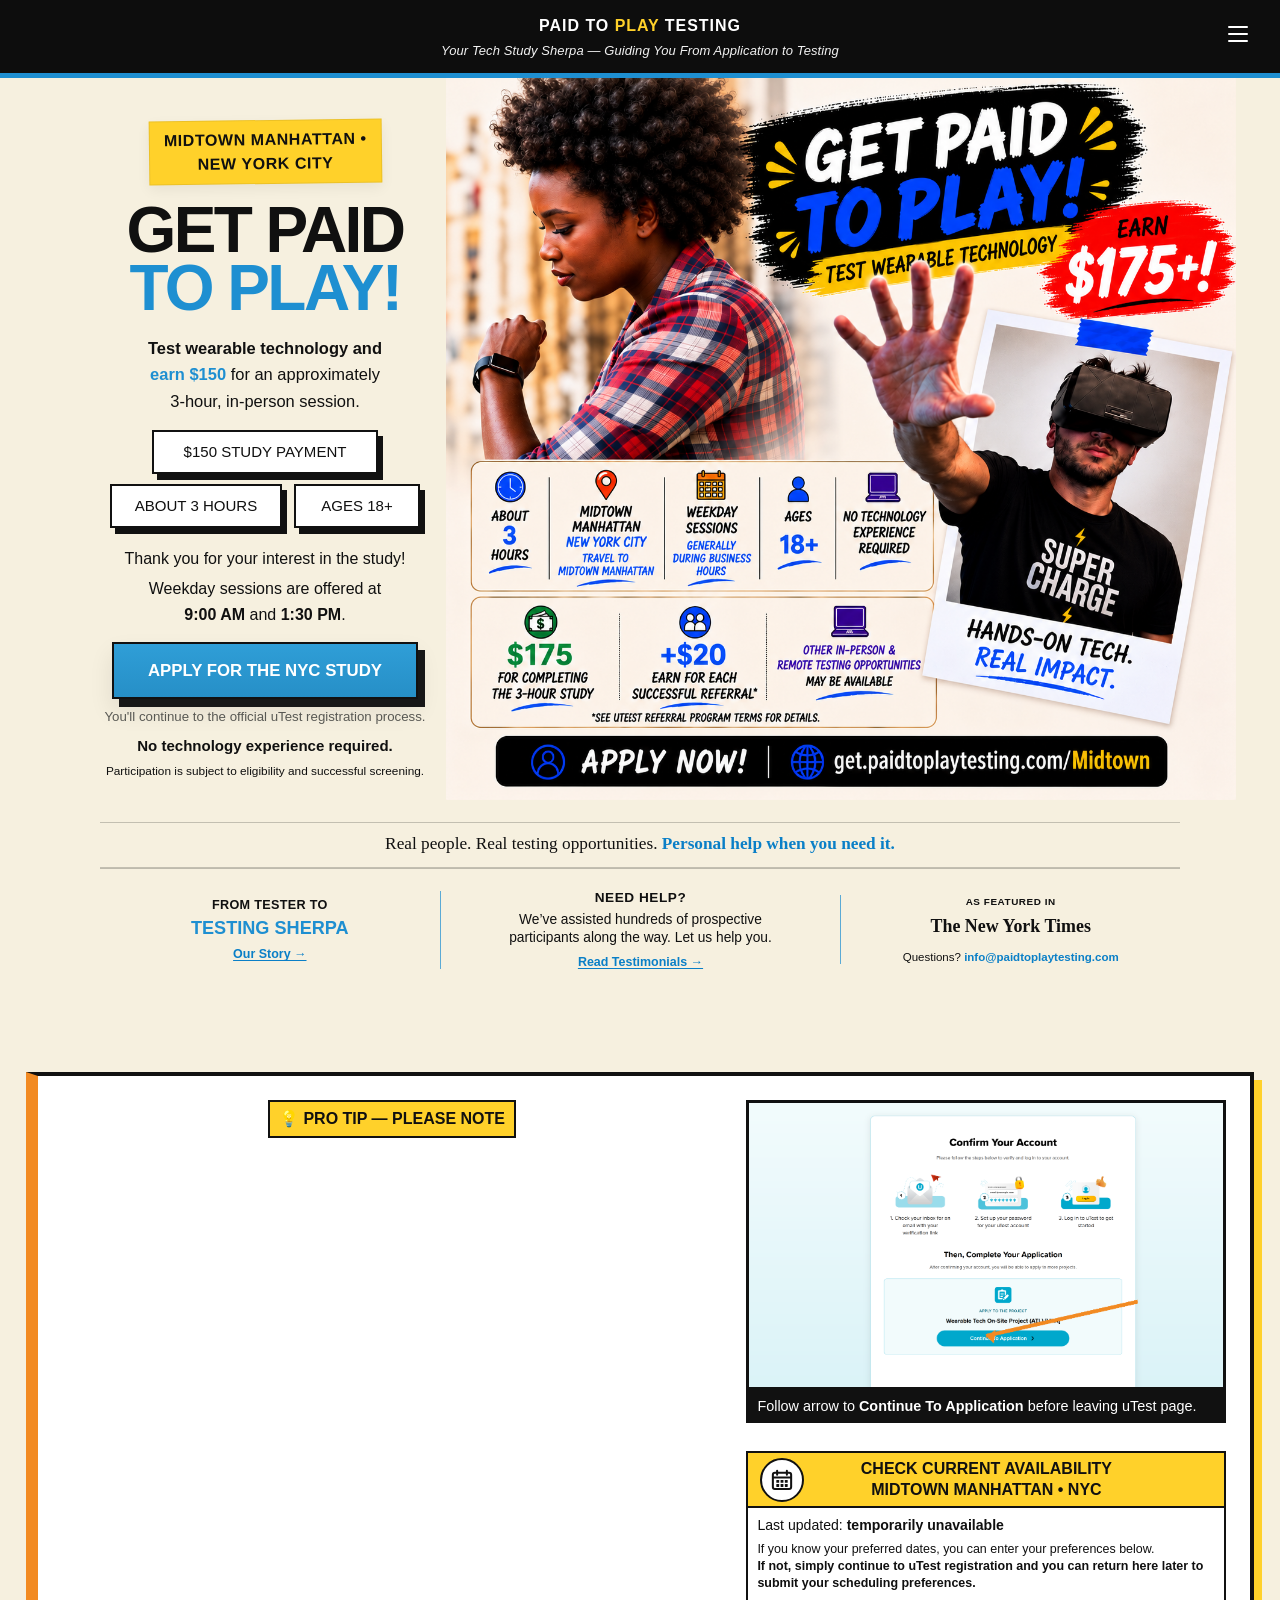
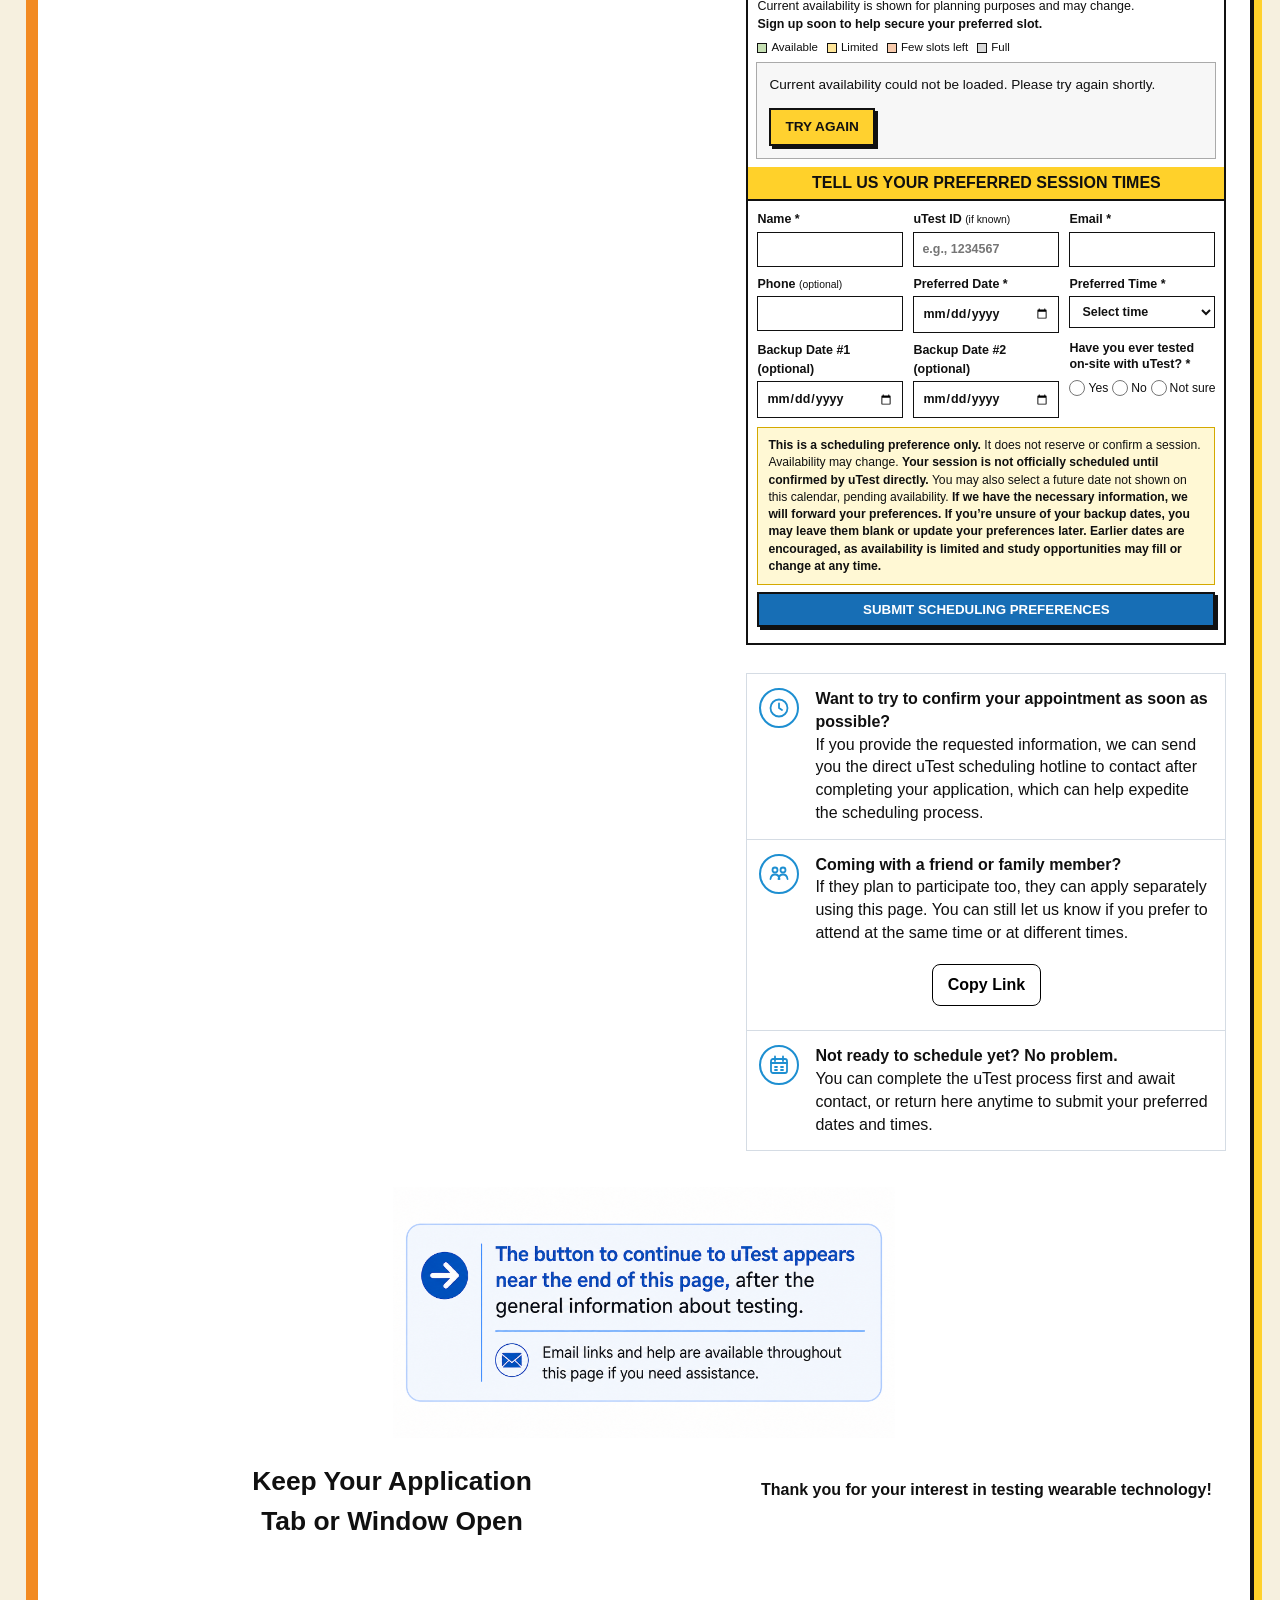
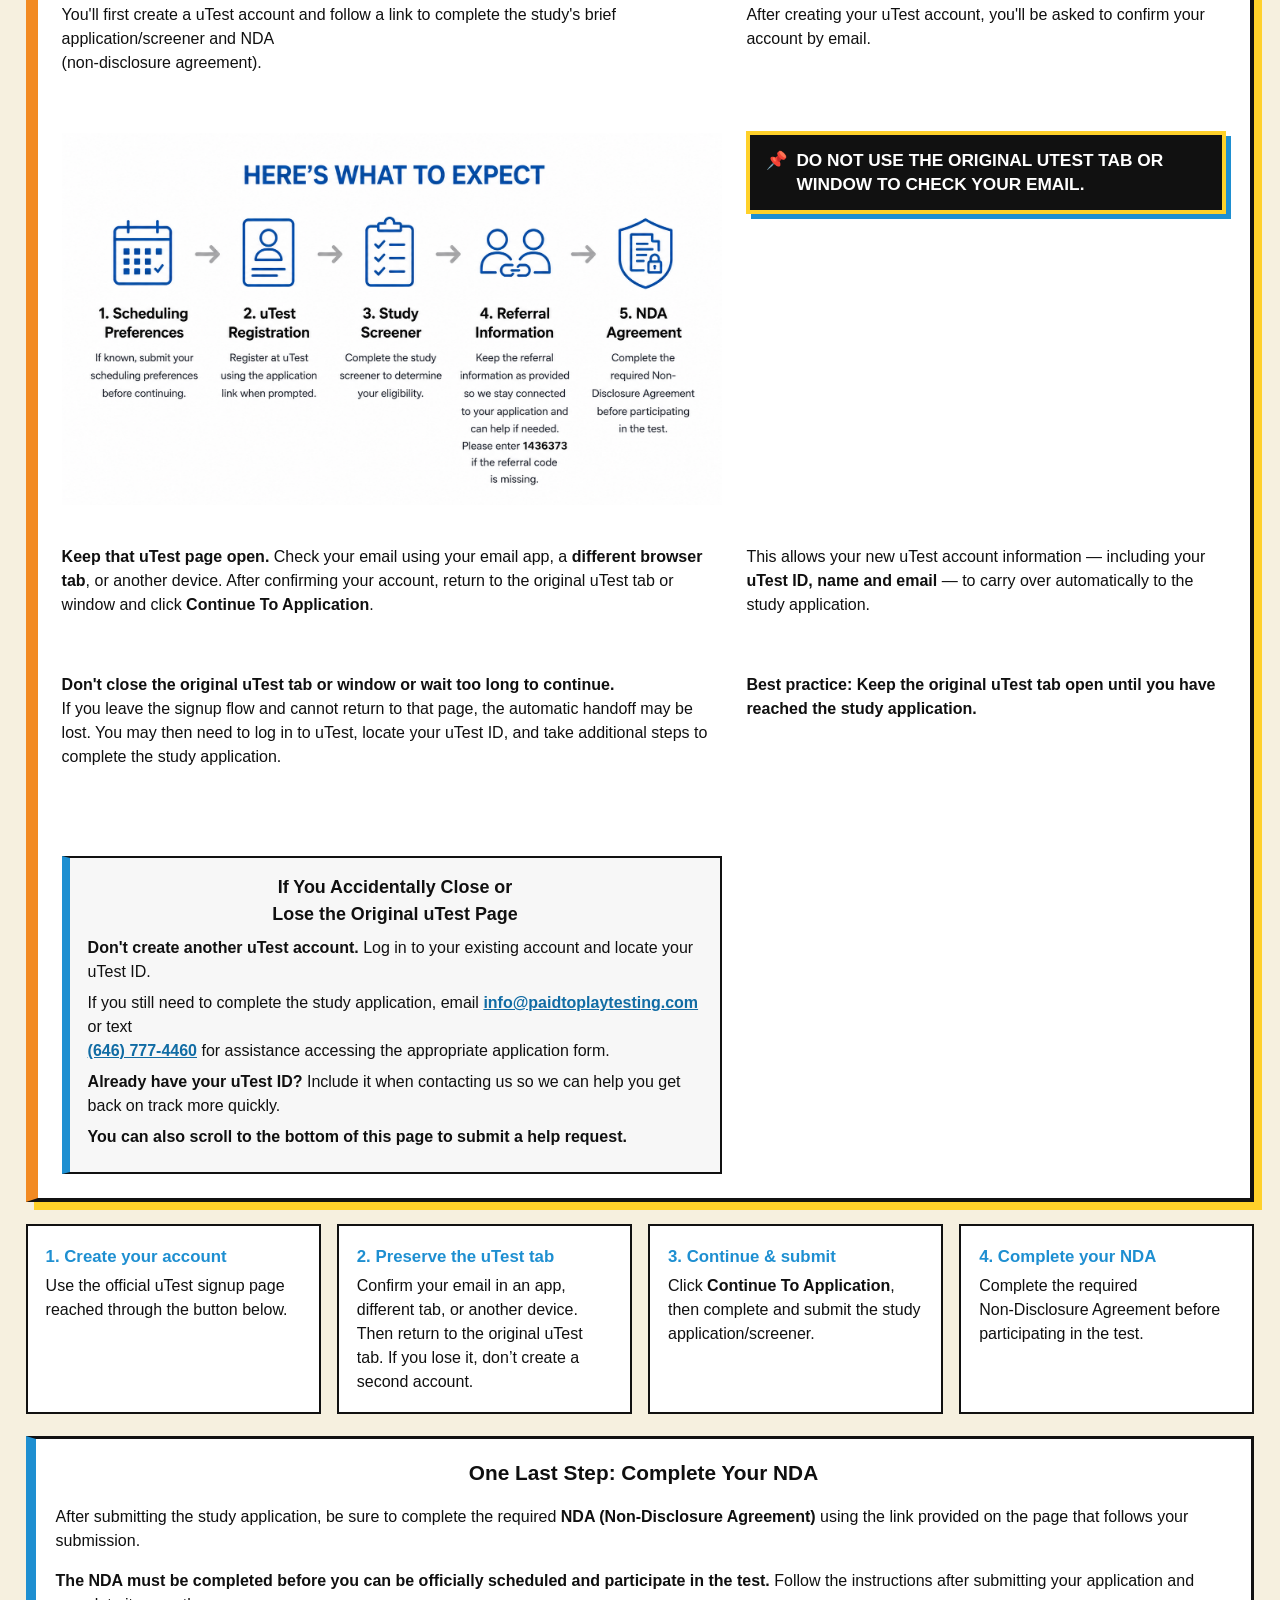
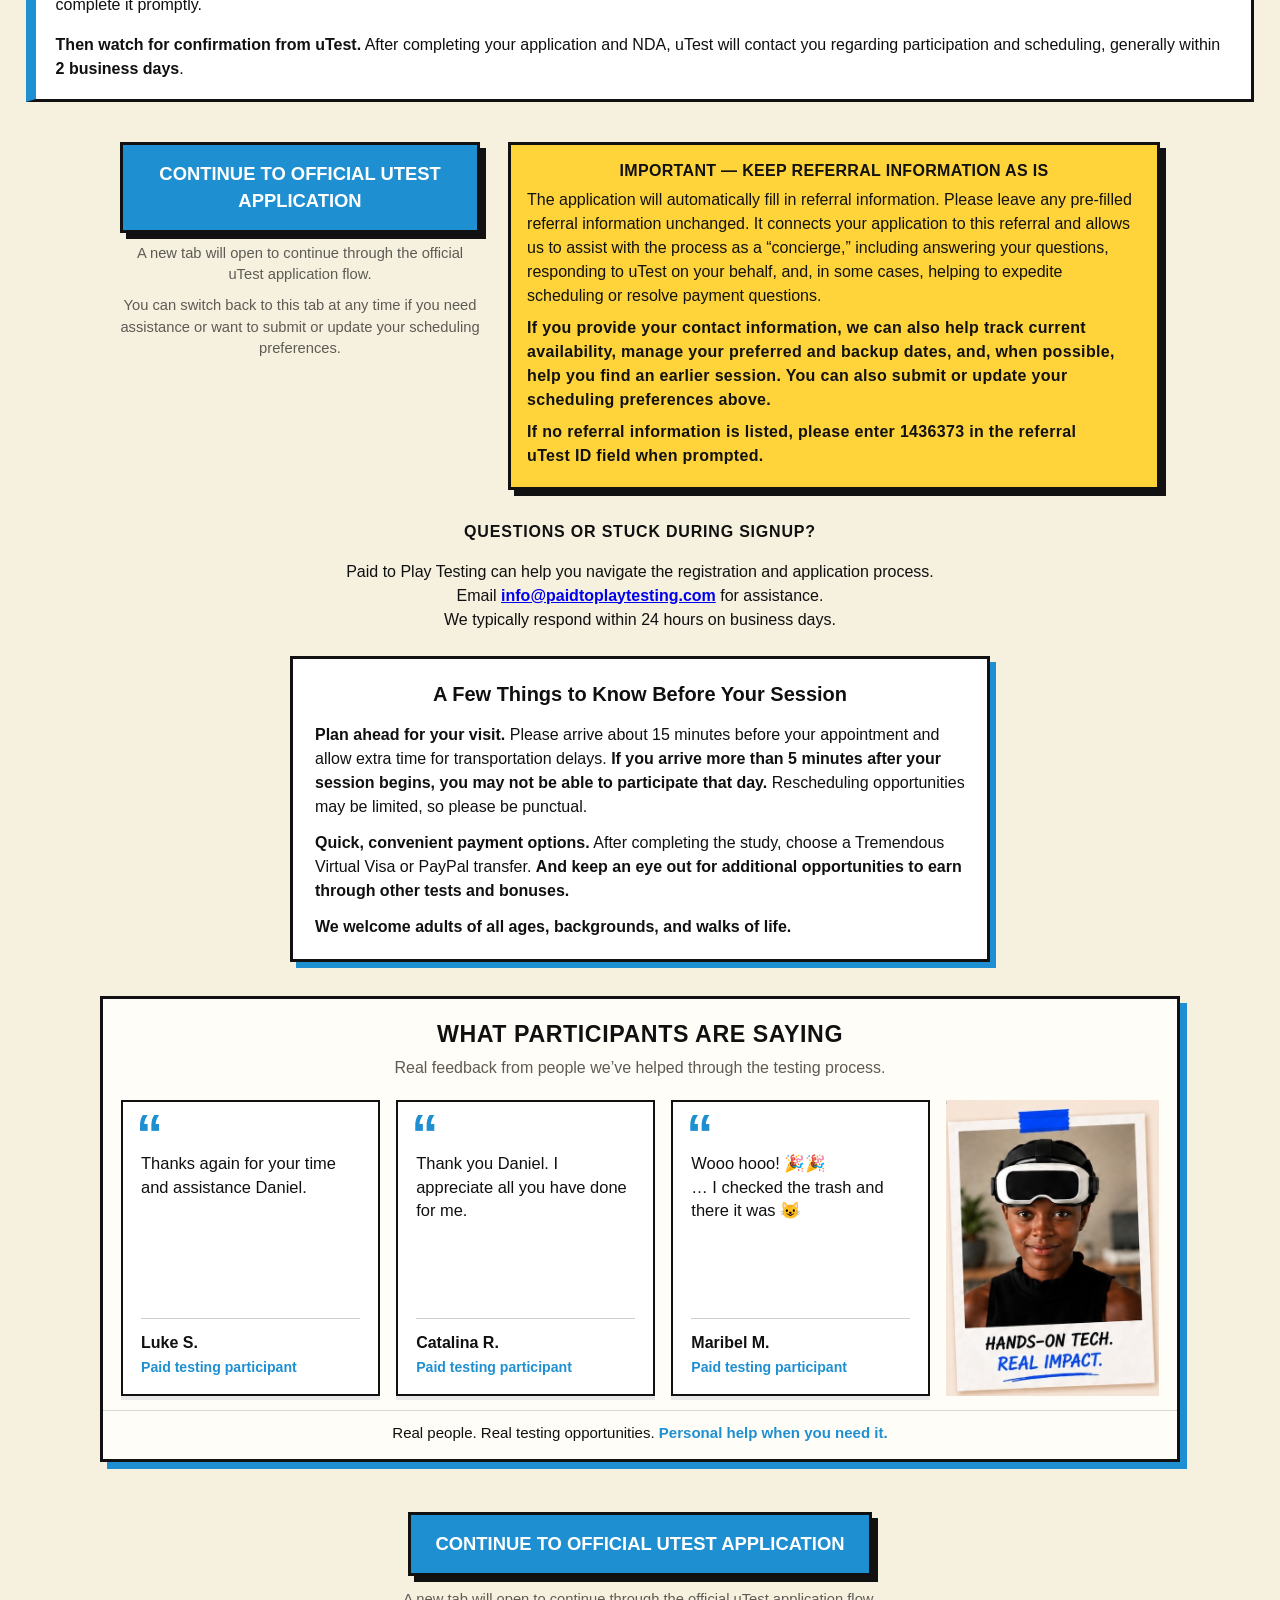
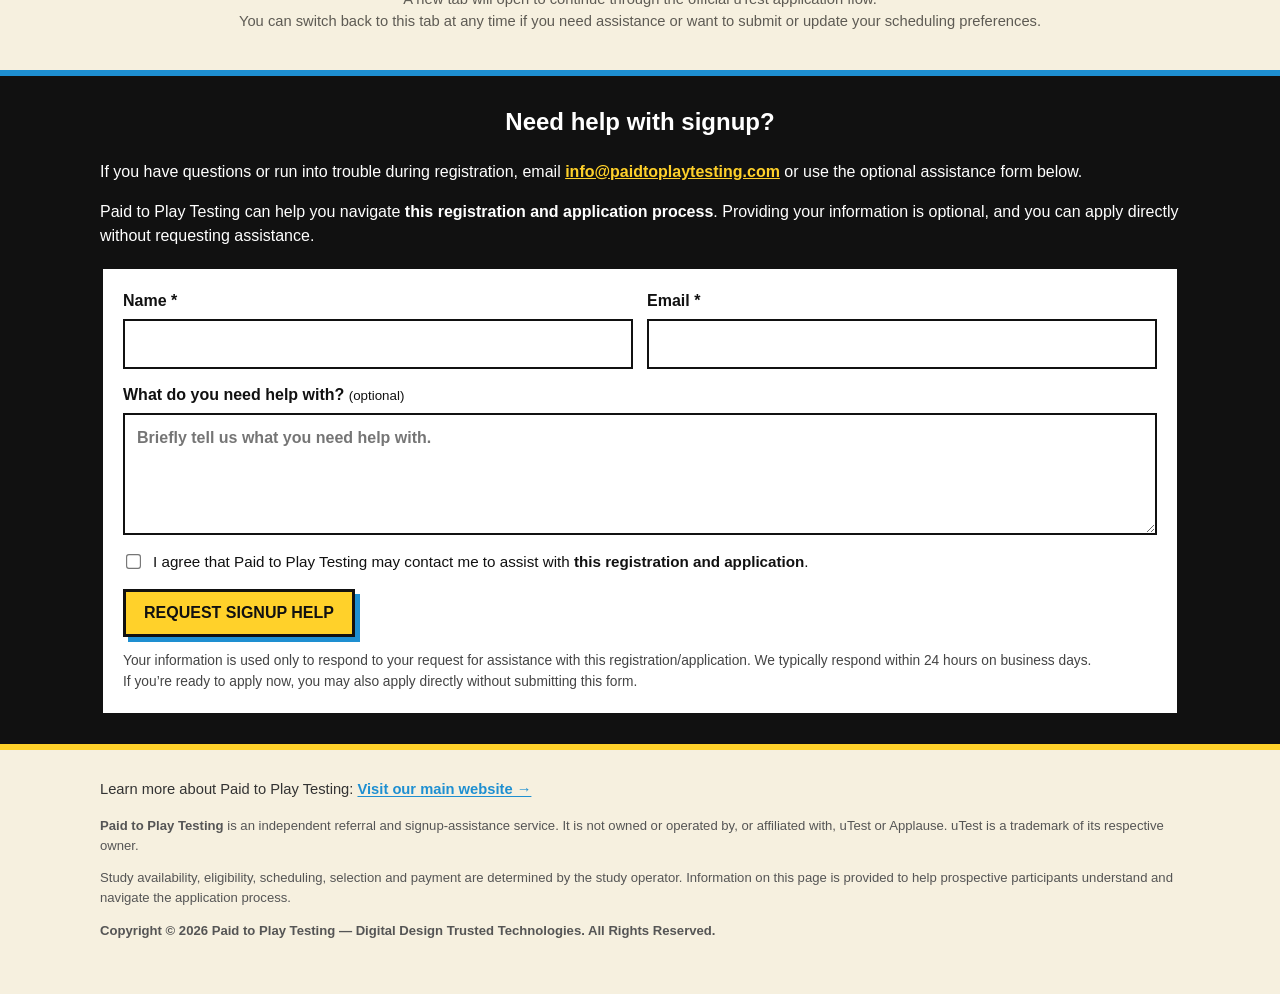
<file: Midtown/indexold.html>
<!doctype html>
<html lang="en">
<head>
<meta charset="utf-8">
<meta name="viewport" content="width=device-width, initial-scale=1">
<meta name="format-detection" content="telephone=no">
<title>Midtown Wearable Technology Study | Paid to Play Testing</title>
<meta name="description" content="New York City-area adults: apply for an in-person wearable technology testing opportunity in Midtown Manhattan paying $150 for approximately 3 hours.">
<link rel="stylesheet" href="../assets/style.css?v=1393">
<link rel="icon" type="image/png" sizes="512x512" href="../assets/favicon.png?v=47">
<link rel="shortcut icon" href="../assets/favicon.ico?v=47">

<style>
.brand-sherpa-tagline{
  margin-top:5px;
  font-size:13px;
  line-height:1.25;
  font-style:italic;
  font-weight:500;
  color:#f2f2f2;
  text-align:center;
  letter-spacing:.1px;
}
@media (max-width:600px){
  .brand-sherpa-tagline{
    font-size:11px;
    line-height:1.25;
    margin-top:4px;
    padding:0 12px;
  }
}
</style>


<style>
/* v40: center both brand lines in the black site header */
.site-header,
header.site-header,
.topbar,
header.topbar {
  text-align: center;
}
.site-header .brand,
header.site-header .brand,
.topbar .brand,
header.topbar .brand {
  width: 100%;
  margin-left: auto;
  margin-right: auto;
  text-align: center;
}
.brand-sherpa-tagline {
  text-align: center;
}
</style>


<style>
header.topbar {
  text-align:center !important;
}
header.topbar > * {
  margin-left:auto !important;
  margin-right:auto !important;
}
</style>


<style>
/* v41: slightly tighten the separation between the application CTA and What to expect */
.two-col {
  margin-top: -22px;
}
@media (max-width: 700px) {
  .two-col {
    margin-top: -16px;
  }
}

/* Atlanta desktop parity with the locked Midtown hero rhythm.
   Desktop only: mobile/tablet markup behavior remains unchanged. */
.atlanta-desktop-break,
.atlanta-desktop-thanks {
  display: none;
}
@media (min-width: 901px) {
  body.atlanta .hero .atlanta-desktop-break {
    display: inline;
  }
  body.atlanta .hero .desktop-lead-break {
    display: none;
  }
  body.atlanta .hero .hero-thanks-full {
    display: none;
  }
  body.atlanta .hero .atlanta-desktop-thanks {
    display: inline;
  }
  body.atlanta .hero .atlanta-desktop-hidden {
    display: none;
  }
}
</style>

<style>
/* ATLANTA DESKTOP CONSOLIDATED POLISH — desktop only; portrait mobile remains locked. */
.atlanta-desktop-ribbon-break{display:none}
.atlanta-desktop-post-cta{display:none}
.midtown-mobile-ribbon-text{display:none}
@media (max-width:600px) and (orientation:portrait){
  .midtown-desktop-ribbon-text{display:none}
  .midtown-mobile-ribbon-text{display:inline}
}
@media (min-width:901px){
  body.atlanta .hero .atlanta-desktop-ribbon-break{display:block}

  /* Slightly more breathing room through the established desktop hero rhythm. */
  body.atlanta .hero .offer{margin:16px auto 18px!important}
  body.atlanta .hero .session-times{margin:3px auto 12px!important}
  body.atlanta .hero .hero-cta-row{margin-top:13px!important;margin-bottom:9px!important}
  body.atlanta .hero .hero-note{margin-top:8px!important}
  body.atlanta .hero{padding-bottom:47px!important}
  body.atlanta .hero .atlanta-desktop-post-cta{display:block;margin:10px auto 0;max-width:430px;text-align:center}
  body.atlanta .hero .atlanta-desktop-no-tech{margin:0;font-size:.94rem;line-height:1.35;font-weight:700}
  body.atlanta .hero .atlanta-desktop-eligibility{margin:8px 0 0;font-size:.74rem;line-height:1.35;font-weight:400}

  /* Desktop credibility order: Story | Need Help | Press. */
  body.atlanta .credibility-grid{grid-template-columns:1fr 1.18fr 1fr}
  body.atlanta .credibility-item{gap:5px;transform:translateY(0px)}
  body.atlanta .credibility-story>span{font-size:.79rem;letter-spacing:.025em}
  body.atlanta .credibility-story>strong{margin-top:0}
  body.atlanta .credibility-help>strong{font-size:.85rem;line-height:1.1;letter-spacing:.04em}
  body.atlanta .credibility-help>span{max-width:300px;font-size:.86rem;line-height:1.32}
  body.atlanta .atlanta-desktop-trust-link{display:inline-block;margin-top:3px;color:#0a7fc7;font-size:.78rem;line-height:1.15;font-weight:800;text-decoration:underline;text-underline-offset:2px}
  body.atlanta .credibility-press .credibility-eyebrow{font-size:.62rem;margin-bottom:2px}
  body.atlanta .credibility-press>strong{font-size:1.12rem}

  /* Desktop-only spacing test: modest breathing room after credibility strip. */
  body.atlanta .hero-credibility{padding-bottom:69px}

  /* Reuse the approved Atlanta modal language on desktop without touching mobile rules. */
  body.atlanta .atlanta-modal-backdrop{position:fixed;inset:0;z-index:10000;display:flex;align-items:center;justify-content:center;padding:24px;box-sizing:border-box;background:rgba(0,0,0,.62);overscroll-behavior:contain}
  body.atlanta .atlanta-modal-backdrop[hidden]{display:none!important}
  body.atlanta .atlanta-modal{position:relative;width:min(560px,calc(100vw - 48px));max-height:calc(100vh - 64px);overflow:auto;overflow-x:hidden;box-sizing:border-box;padding:28px 26px 25px;border:2px solid #111;border-radius:4px;background:#F6F0DF;color:#111;box-shadow:7px 7px 0 #118ee8;outline:none;-webkit-overflow-scrolling:touch}
  body.atlanta .atlanta-modal-accent{width:54px;height:5px;margin:0 0 13px;background:#f2cc21;transform:rotate(-1deg)}
  body.atlanta .atlanta-modal h2{margin:0 42px 15px 0;font-size:1.42rem;line-height:1.08;letter-spacing:.01em}
  body.atlanta .atlanta-modal p{margin:0 0 12px;font-size:.94rem;line-height:1.5}
  body.atlanta .atlanta-modal-close{position:absolute;top:12px;right:12px;width:36px;height:36px;padding:0;border:2px solid #111;border-radius:50%;background:#fff;color:#111;font:700 25px/30px Arial,sans-serif;text-align:center;cursor:pointer}
  body.atlanta .atlanta-modal-callout{margin:16px 0;padding:13px 14px;border:2px solid #111;background:#fff;box-shadow:4px 4px 0 #f2cc21}
  body.atlanta .atlanta-modal-callout>strong{display:block;margin-bottom:6px;font-size:.8rem;letter-spacing:.07em}
  body.atlanta .atlanta-modal-callout span{display:block;font-size:.88rem;line-height:1.44}
  body.atlanta .atlanta-modal-ending{margin-bottom:0!important}
  body.atlanta .atlanta-testimonial-card{margin:0 0 13px;padding:14px 15px;border:1.5px solid #111;background:#fff}
  body.atlanta .atlanta-testimonial-card:last-child{margin-bottom:0}
  body.atlanta .atlanta-testimonial-card p{margin:0 0 8px;font-size:.95rem;line-height:1.44}
  body.atlanta .atlanta-testimonial-card cite{display:block;font-size:.8rem;font-style:normal;font-weight:800}
  body.atlanta #atlanta-story-modal .atlanta-modal{padding-top:24px;padding-bottom:21px}
}
</style>

<!-- Privacy-friendly analytics by Plausible -->
<script async src="https://plausible.io/js/pa-c0Wt8fwlB-uVM_wcIl6Fx.js"></script>
<script>
  window.plausible=window.plausible||function(){(plausible.q=plausible.q||[]).push(arguments)},plausible.init=plausible.init||function(i){plausible.o=i||{}};
  plausible.init()
</script>


<style>
/* ATLANTA LOCKED PORTRAIT MOBILE IMPLEMENTATION — approved 2026-08-18 */
.atlanta-mobile-woman,.atlanta-mobile-vr,.atlanta-mobile-menu,.atlanta-mobile-credibility{display:none}
.atlanta-mobile-redirect-break{display:none}

@media (max-width:600px) and (orientation:portrait){
  html,body.atlanta{max-width:100%;overflow-x:clip}
  @supports not (overflow:clip){html,body.atlanta{overflow-x:hidden}}

  body.atlanta .topbar{
    position:relative!important;z-index:auto!important;overflow:visible!important;background:transparent!important;
    min-height:118px;padding:20px 48px 15px 16px;border-bottom:4px solid #118ee8;box-sizing:border-box;
  }
  body.atlanta .topbar::before{content:"";position:absolute;inset:0;z-index:0;background:#070707;pointer-events:none}
  body.atlanta .topbar .brand{position:relative;z-index:30!important;width:auto!important;font-size:21px;line-height:1.08;letter-spacing:.7px}
  body.atlanta .brand-sherpa-tagline{position:relative;z-index:30!important;max-width:300px;margin:8px auto 0!important;font-size:11px;line-height:1.45;font-style:normal}
  body.atlanta .atlanta-mobile-menu{display:none;position:absolute;z-index:30!important;right:18px;top:27px;width:29px;height:24px;padding:0;border:0;background:transparent;pointer-events:none}
  body.atlanta .atlanta-mobile-menu::before,body.atlanta .atlanta-mobile-menu::after,body.atlanta .atlanta-mobile-menu span{content:"";display:block;width:29px;height:3px;margin:0 0 6px;border-radius:2px;background:#fff}

  body.atlanta .hero{position:relative!important;z-index:auto!important;background:#F6F0DF;padding:20px 0 14px!important;overflow:visible!important}
  body.atlanta .hero-grid{display:block}
  body.atlanta .hero .copy{position:relative;min-height:670px!important;text-align:left;isolation:isolate;overflow:visible!important}
  body.atlanta .hero .visual{display:none!important}

  body.atlanta .atlanta-mobile-woman{display:block;position:absolute;top:-92px;right:-58px;width:167px;height:350px;overflow:visible;z-index:12;pointer-events:none}
  body.atlanta .atlanta-mobile-woman img{position:absolute;display:block;width:181px;max-width:none;height:auto;top:0;right:-6px}
  body.atlanta .atlanta-mobile-vr{display:block;position:absolute;top:286px;right:-10px;width:179px;height:auto;overflow:visible;z-index:16;pointer-events:none;transform:rotate(2.5deg);transform-origin:center}
  body.atlanta .atlanta-mobile-vr img{display:block;width:100%;height:auto;max-width:none}

  body.atlanta .hero .kicker{position:relative;z-index:20!important;width:max-content;max-width:none!important;margin:0 0 14px!important;padding:7px 9px!important;font-size:.69rem!important;line-height:1.15;white-space:nowrap;transform:translate(24px,-12px) rotate(-1deg)!important}
  body.atlanta .hero h1{position:relative;z-index:20!important;width:196px!important;margin:0 0 14px!important;font-size:40px!important;line-height:.88!important;white-space:nowrap;transform:translate(24px,-12px)!important}
  body.atlanta .hero .lead{position:relative;z-index:20!important;width:214px!important;max-width:214px!important;margin:0!important;font-size:.91rem!important;line-height:1.48!important;text-align:left;transform:translate(24px,-12px)!important}

  body.atlanta .hero .offer{position:relative;z-index:20!important;display:flex!important;flex-direction:column!important;align-items:center!important;gap:8px!important;width:254px!important;max-width:254px!important;margin:10px auto 17px!important;transform:translate(-48px,-12px)!important}
  body.atlanta .hero .offer-lower-pair{display:flex!important;flex-direction:row!important;align-items:stretch!important;justify-content:center!important;gap:9px!important;width:auto!important}
  body.atlanta .hero .pill{width:auto!important;min-height:38px!important;padding:8px 10px!important;font-size:.76rem!important;line-height:1.05!important;white-space:nowrap!important;box-shadow:3px 3px 0 #111!important}
  body.atlanta .hero .offer-detail-trigger:first-of-type{width:190px!important}
  body.atlanta .hero .offer-detail-trigger[data-detail="duration"]{width:137px!important}
  body.atlanta .hero .offer-detail-trigger[data-detail="age"]{width:101px!important}
  body.atlanta .offer-detail-trigger{position:relative!important;touch-action:manipulation}
  body.atlanta .offer-detail-trigger::after{content:"›";position:absolute;right:10px;top:50%;transform:translateY(-52%);font-size:.92em;line-height:1;font-weight:700;opacity:.58;pointer-events:none}
  body.atlanta .offer-detail-trigger:active{transform:translate(2px,2px)!important;box-shadow:2px 2px 0 #111!important}

  body.atlanta .offer-popover{box-sizing:border-box!important;left:calc(50% + 48px)!important;width:calc(100vw - 40px)!important;max-width:360px!important;min-width:0!important;padding:16px 42px 16px 16px!important;overflow-wrap:anywhere!important;word-break:normal!important}
  body.atlanta .offer-popover-copy{max-width:100%!important;min-width:0!important}
  body.atlanta .offer-popover-close{right:8px!important;top:8px!important}

  body.atlanta .hero .session-times{position:absolute!important;top:330px!important;left:14px!important;width:166px!important;max-width:166px!important;min-height:0!important;margin:0!important;padding:0!important;text-align:center!important;font-size:.83rem!important;line-height:1.48!important;z-index:18!important}
  body.atlanta .hero .hero-thanks{display:block!important;text-align:center!important;margin:0 0 7px!important}
  body.atlanta .hero .hero-thanks-full,body.atlanta .hero .atlanta-desktop-thanks{display:none!important}
  body.atlanta .hero .hero-thanks-mobile{display:inline!important}
  body.atlanta .hero .atlanta-session-offered,body.atlanta .hero .atlanta-desktop-hidden{display:none!important}
  body.atlanta .hero .mobile-session-break{display:inline!important}

  body.atlanta .hero .hero-cta-row{position:absolute!important;top:548px!important;left:0!important;right:0!important;width:100%!important;margin:0!important;text-align:center!important;z-index:24!important}
  body.atlanta .hero .hero-cta-row .cta{position:relative!important;z-index:24!important;display:inline-block!important;width:min(330px,86vw)!important;min-width:0!important;max-width:330px!important;min-height:0!important;box-sizing:border-box!important;padding:10px 18px 11px!important;font-size:1.22rem!important;line-height:.98!important;white-space:normal!important;text-align:center!important;border-width:2px!important;box-shadow:5px 5px 0 #111!important}
  body.atlanta .hero .hero-cta-row .cta .cta-atl-prefix,body.atlanta .hero .hero-cta-row .cta .cta-atl-rest{display:block!important}
  body.atlanta .hero .hero-note{position:absolute!important;top:615px!important;left:50%!important;transform:translateX(-50%)!important;z-index:26!important;width:300px!important;max-width:80vw!important;margin:0!important;padding:5px 6px!important;box-sizing:border-box!important;background:#F6F0DF!important;text-align:center!important;font-size:.88rem!important;line-height:1.34!important}
  body.atlanta .atlanta-mobile-redirect-break{display:inline}

  body.atlanta .hero-credibility .credibility-grid{display:none!important}
  body.atlanta .hero-credibility{position:relative;z-index:10;margin-top:0!important;padding:18px 20px 22px!important;background:#F6F0DF!important}
  body.atlanta .atlanta-mobile-credibility{display:block!important;max-width:330px;margin:0 auto;text-align:center}
  body.atlanta .atlanta-mobile-trust-block{padding:13px 0}
  body.atlanta .atlanta-mobile-trust-block + .atlanta-mobile-trust-block{border-top:1px solid rgba(17,17,17,.18)}
  body.atlanta .atlanta-mobile-trust-kicker{font-size:1.04rem;line-height:1.16;font-weight:800;letter-spacing:.08em;text-transform:uppercase}
  body.atlanta .atlanta-mobile-trust-link{display:inline-block;margin-top:4px;font-size:1.02rem;line-height:1.22;font-weight:700;color:inherit;text-decoration:underline;text-underline-offset:2px;cursor:pointer}
  body.atlanta .atlanta-mobile-trust-help p{margin:7px auto 5px;max-width:315px;font-size:1.08rem;line-height:1.4}
  body.atlanta .atlanta-mobile-trust-press .atlanta-mobile-trust-kicker{font-size:.68rem;line-height:1.18}
  body.atlanta .atlanta-mobile-trust-nyt{margin-top:4px;font-family:Georgia,"Times New Roman",serif;font-size:1rem;line-height:1.12;font-weight:700}

  .atlanta-modal-backdrop{position:fixed;inset:0;z-index:10000;display:flex;align-items:center;justify-content:center;padding:18px;box-sizing:border-box;background:rgba(0,0,0,.62);overscroll-behavior:contain}
  .atlanta-modal-backdrop[hidden]{display:none!important}
  .atlanta-modal{position:relative;width:min(360px,calc(100vw - 36px));max-height:calc(100dvh - 36px);overflow:auto;overflow-x:hidden;box-sizing:border-box;padding:25px 20px 22px;border:2px solid #111;border-radius:4px;background:#F6F0DF;color:#111;box-shadow:7px 7px 0 #118ee8;outline:none;-webkit-overflow-scrolling:touch}
  .atlanta-modal-accent{width:54px;height:5px;margin:0 0 13px;background:#f2cc21;transform:rotate(-1deg)}
  .atlanta-modal h2{margin:0 35px 15px 0;font-size:1.28rem;line-height:1.08;letter-spacing:.01em}
  .atlanta-modal p{margin:0 0 12px;font-size:.88rem;line-height:1.48}
  .atlanta-modal-close{position:absolute;top:10px;right:10px;width:34px;height:34px;padding:0;border:2px solid #111;border-radius:50%;background:#fff;color:#111;font:700 24px/28px Arial,sans-serif;text-align:center;cursor:pointer}
  .atlanta-modal-callout{margin:15px 0;padding:12px 13px;border:2px solid #111;background:#fff;box-shadow:4px 4px 0 #f2cc21}
  .atlanta-modal-callout>strong{display:block;margin-bottom:6px;font-size:.78rem;letter-spacing:.07em}
  .atlanta-modal-callout span{display:block;font-size:.82rem;line-height:1.42}
  .atlanta-modal-ending{margin-bottom:0!important}
  .atlanta-testimonial-card{margin:0 0 13px;padding:13px 14px;border:1.5px solid #111;background:#fff}
  .atlanta-testimonial-card:last-child{margin-bottom:0}
  .atlanta-testimonial-card p{margin:0 0 8px;font-size:.9rem;line-height:1.42}
  .atlanta-testimonial-card cite{display:block;font-size:.78rem;font-style:normal;font-weight:800}

  #atlanta-story-modal .atlanta-modal{padding-top:22px!important;padding-bottom:18px!important}
  #atlanta-story-modal .atlanta-modal-accent{margin-bottom:9px!important}
  #atlanta-story-modal .atlanta-modal h2{margin-bottom:10px!important}
  #atlanta-story-modal .atlanta-modal p{margin-bottom:8px!important}
  #atlanta-story-modal .atlanta-modal-callout{margin-top:10px!important;margin-bottom:9px!important;padding-top:9px!important;padding-bottom:9px!important}
  #atlanta-story-modal .atlanta-modal-callout>strong{margin-bottom:5px!important}
  #atlanta-story-modal .atlanta-modal-ending{margin-top:0!important;margin-bottom:0!important}
}
@media (min-width:414px) and (max-width:600px) and (orientation:portrait){body.atlanta .atlanta-mobile-woman{right:-50px}}
@media (min-width:430px) and (max-width:600px) and (orientation:portrait){body.atlanta .atlanta-mobile-woman{right:-46px}}
html.atlanta-modal-open,body.atlanta-modal-open{overflow:hidden!important;overscroll-behavior:none!important}
</style>


<style>
/* Atlanta desktop contact + minimal hamburger utility test. Desktop only; mobile remains locked. */
.atlanta-desktop-contact,.atlanta-desktop-utility-menu{display:none}
@media (min-width:901px){
  body.atlanta .credibility-press .atlanta-desktop-contact{display:block;margin-top:8px;font-family:Arial,Helvetica,sans-serif;font-size:.72rem;line-height:1.25;font-weight:400;color:#111;text-align:center}
  body.atlanta .credibility-press .atlanta-desktop-contact a{color:#0a7fc7;font-weight:700;text-decoration:none}
  body.atlanta header.topbar .atlanta-mobile-menu{display:block;position:absolute;z-index:80;right:20px;top:12px;width:44px;height:44px;padding:0;border:0;background:transparent;pointer-events:auto;cursor:pointer}
  body.atlanta header.topbar .atlanta-mobile-menu::before,body.atlanta header.topbar .atlanta-mobile-menu::after,body.atlanta header.topbar .atlanta-mobile-menu span{content:"";position:absolute;left:12px;display:block;width:20px;height:2px;margin:0;border-radius:1px;background:#fff}
  body.atlanta header.topbar .atlanta-mobile-menu::before{top:14px}
  body.atlanta header.topbar .atlanta-mobile-menu span{top:21px}
  body.atlanta header.topbar .atlanta-mobile-menu::after{top:28px}
  body.atlanta .atlanta-desktop-utility-menu{display:block;position:fixed;z-index:75;top:0;right:0;width:100%;height:100%;pointer-events:none}
  body.atlanta .atlanta-desktop-utility-menu[hidden]{display:none}
  body.atlanta .atlanta-desktop-utility-panel{position:absolute;top:76px;right:24px;width:min(330px,calc(100vw - 48px));padding:14px 16px 16px;background:#0b0b0b;border:2px solid #111;box-shadow:5px 5px 0 #1696d2;pointer-events:auto}
  body.atlanta .atlanta-desktop-utility-panel a,body.atlanta .atlanta-desktop-utility-panel button{display:block;width:100%;box-sizing:border-box;margin:0;padding:11px 8px;border:0;border-bottom:1px solid rgba(255,255,255,.2);background:transparent;color:#fff;font:700 13px/1.2 Arial,Helvetica,sans-serif;text-align:left;text-decoration:none;cursor:pointer}
  body.atlanta .atlanta-desktop-utility-panel a:hover,body.atlanta .atlanta-desktop-utility-panel button:hover{color:#28a9e2}
  body.atlanta .atlanta-desktop-utility-panel .atlanta-desktop-menu-close{padding-top:3px;padding-bottom:9px;color:#f2c300;font-size:11px;text-align:right}
  body.atlanta .atlanta-desktop-utility-panel .atlanta-desktop-menu-main-site{margin-top:8px;padding-top:14px;border-top:1px solid rgba(255,255,255,.28);color:#cfcfcf;font-weight:600}
  body.atlanta .atlanta-desktop-utility-panel > :last-child{border-bottom:0}
}
</style>
<style>
/* ATLANTA MOBILE COMPOSITION PROTOTYPE — isolated duplicate only.
   Production Atlanta HTML and shared CSS remain untouched. */
.mobile-woman-stage,.mobile-promo-stage,.mobile-vr-stage,.mobile-menu-prototype{display:none}
@media (max-width:600px) and (orientation:portrait){
  body.mobile-woman-prototype .topbar{
    position:relative;
    min-height:118px;
    padding:20px 48px 15px 16px;
    border-bottom:4px solid #118ee8;
    box-sizing:border-box;
  }
  body.mobile-woman-prototype .topbar .brand{
    width:auto!important;
    font-size:21px;
    line-height:1.08;
    letter-spacing:.7px;
  }
  body.mobile-woman-prototype .brand-sherpa-tagline{
    max-width:300px;
    margin:8px auto 0!important;
    font-size:11px;
    line-height:1.45;
    font-style:normal;
  }
  body.mobile-woman-prototype .mobile-menu-prototype{
    display:block;
    position:absolute;
    right:18px;
    top:27px;
    width:29px;
    height:24px;
    padding:0;
    border:0;
    background:transparent;
    pointer-events:none;
  }
  body.mobile-woman-prototype .mobile-menu-prototype::before,
  body.mobile-woman-prototype .mobile-menu-prototype::after,
  body.mobile-woman-prototype .mobile-menu-prototype span{
    content:"";
    display:block;
    width:29px;
    height:3px;
    margin:0 0 6px;
    border-radius:2px;
    background:#fff;
  }

  body.mobile-woman-prototype .hero{
    position:relative;
    background:#F6F0DF;
    padding:25px 0 22px;
    overflow:hidden;
  }
  body.mobile-woman-prototype .hero-grid{display:block}
  body.mobile-woman-prototype .hero .copy{
    position:relative;
    min-height:770px;
    text-align:left;
    isolation:isolate;
  }
  body.mobile-woman-prototype .hero .visual{display:none!important}

  /* Upper-right woman: transparent asset over the site's cream field. */
  body.mobile-woman-prototype .mobile-woman-stage{
    display:block;
    position:absolute;
    z-index:1;
    top:-27px;
    right:-40px;
    width:222px;
    height:355px;
    overflow:hidden;
    pointer-events:none;
  }
  body.mobile-woman-prototype .mobile-woman-stage img{
    position:absolute;
    display:block;
    width:238px;
    max-width:none;
    height:auto;
    top:-1px;
    right:-8px;
  }

  body.mobile-woman-prototype .hero .kicker{
    position:relative;
    z-index:4;
    width:max-content;
    max-width:225px;
    margin:0 0 16px;
    padding:8px 10px;
    font-size:.72rem;
    line-height:1.15;
    white-space:nowrap;
  }
  body.mobile-woman-prototype .hero h1{
    position:relative;
    z-index:4;
    width:217px;
    margin:0 0 17px;
    font-size:42px;
    line-height:.89;
    white-space:nowrap;
  }
  body.mobile-woman-prototype .hero .lead{
    position:relative;
    z-index:4;
    width:205px;
    max-width:205px;
    margin:0;
    font-size:.95rem;
    line-height:1.5;
    text-align:left;
  }

  /* Keep the existing study controls live and readable. */
  body.mobile-woman-prototype .hero .offer{
    position:relative;
    z-index:6;
    width:306px!important;
    margin:30px 0 22px 0!important;
  }

  /* Independent promo artwork, tucked into the woman/control relationship. */
  body.mobile-woman-prototype .mobile-promo-stage{
    display:block;
    position:absolute;
    z-index:5;
    top:344px;
    right:-2px;
    width:189px;
    height:139px;
    overflow:visible;
    pointer-events:none;
    transform:rotate(-1.5deg);
    transform-origin:center;
  }
  body.mobile-woman-prototype .mobile-promo-stage img{
    display:block;
    width:100%;
    height:auto;
    max-width:none;
  }

  /* Session copy occupies the left while the VR Polaroid continues the art on right. */
  body.mobile-woman-prototype .hero .session-times{
    position:relative;
    z-index:6;
    width:205px;
    max-width:205px;
    min-height:210px;
    margin:15px 0 0 4px !important;
    text-align:center !important;
    font-size:.92rem;
    line-height:1.55;
  }
  body.mobile-woman-prototype .mobile-vr-stage{
    display:block;
    position:absolute;
    z-index:5;
    top:491px;
    right:-18px;
    width:197px;
    height:210px;
    overflow:visible;
    pointer-events:none;
    transform:rotate(3deg);
    transform-origin:center;
  }
  body.mobile-woman-prototype .mobile-vr-stage img{
    display:block;
    width:100%;
    height:auto;
    max-width:none;
  }

  body.mobile-woman-prototype .hero .hero-cta-row{
    position:relative;
    z-index:8;
    clear:both;
    margin:5px 0 0!important;
  }
  body.mobile-woman-prototype .hero .hero-note{
    position:relative;
    z-index:8;
  }
  body.mobile-woman-prototype .hero-credibility{
    position:relative;
    z-index:10;
    background:#F6F0DF;
  }
}
</style>

<style>
/* ATLANTA MOBILE CORRECTIVE COMPOSITION PASS — prototype only */
@media (max-width:600px) and (orientation:portrait){
  /* Zone framework + deliberate stacking */
  body.mobile-woman-prototype .hero{
    padding:20px 0 14px !important;
    overflow:hidden;
  }
  body.mobile-woman-prototype .hero .copy{
    position:relative;
    min-height:650px !important;
    text-align:left;
    isolation:isolate;
  }
  body.mobile-woman-prototype .hero .visual{display:none!important}

  /* ZONE 1 — upper hero */
  body.mobile-woman-prototype .mobile-woman-stage{
    z-index:2 !important;
    top:-8px !important;
    right:-48px !important;
    width:167px !important;
    height:284px !important;
    overflow:hidden !important;
  }
  body.mobile-woman-prototype .mobile-woman-stage img{
    width:181px !important;
    top:0 !important;
    right:-5px !important;
  }
  body.mobile-woman-prototype .hero .kicker{
    z-index:8 !important;
    max-width:none !important;
    margin:0 0 14px !important;
    padding:7px 9px !important;
    font-size:.69rem !important;
  }
  body.mobile-woman-prototype .hero h1{
    z-index:8 !important;
    width:196px !important;
    margin:0 0 14px !important;
    font-size:40px !important;
    line-height:.88 !important;
  }

  /* ZONE 2 — controlled description */
  body.mobile-woman-prototype .hero .lead{
    z-index:8 !important;
    width:198px !important;
    max-width:198px !important;
    margin:0 !important;
    font-size:.91rem !important;
    line-height:1.48 !important;
  }

  /* ZONE 3 — compact 1-over-2 pyramid */
  body.mobile-woman-prototype .hero .offer{
    position:relative;
    z-index:10 !important;
    display:flex !important;
    flex-direction:column !important;
    align-items:center !important;
    gap:8px !important;
    width:254px !important;
    max-width:254px !important;
    margin:24px auto 17px !important;
  }
  body.mobile-woman-prototype .hero .offer-lower-pair{
    display:flex !important;
    flex-direction:row !important;
    align-items:stretch !important;
    justify-content:center !important;
    gap:9px !important;
    width:auto !important;
  }
  body.mobile-woman-prototype .hero .pill{
    width:auto !important;
    min-height:38px !important;
    padding:8px 10px !important;
    font-size:.76rem !important;
    line-height:1.05 !important;
    white-space:nowrap !important;
    box-shadow:3px 3px 0 #111 !important;
  }
  body.mobile-woman-prototype .hero .offer-detail-trigger:first-of-type{
    width:190px !important;
  }
  body.mobile-woman-prototype .hero .offer-detail-trigger[data-detail="duration"]{
    width:137px !important;
  }
  body.mobile-woman-prototype .hero .offer-detail-trigger[data-detail="age"]{
    width:101px !important;
  }

  /* ZONE 4 — promo + VR read as one cluster, never under controls */
  body.mobile-woman-prototype .mobile-promo-stage{
    display:block !important;
    z-index:5 !important;
    top:342px !important;
    right:-5px !important;
    width:176px !important;
    height:auto !important;
    overflow:visible !important;
    transform:rotate(-1.3deg) !important;
  }
  body.mobile-woman-prototype .mobile-vr-stage{
    display:block !important;
    z-index:6 !important;
    top:465px !important;
    right:-9px !important;
    width:179px !important;
    height:auto !important;
    overflow:visible !important;
    transform:rotate(2.5deg) !important;
  }

  /* ZONE 5 — only requested Atlanta session copy */
  body.mobile-woman-prototype .hero .session-times{
    position:relative;
    z-index:9 !important;
    width:230px !important;
    max-width:230px !important;
    min-height:146px !important;
    margin:15px auto 0 !important;
    text-align:center !important;
    font-size:.83rem !important;
    line-height:1.5 !important;
  }
  body.mobile-woman-prototype .hero .hero-thanks{
    display:block !important;
    text-align:center !important;
    margin-bottom:8px !important;
  }
  body.mobile-woman-prototype .hero .session-offered{
    display:none !important;
  }
  body.mobile-woman-prototype .hero .atlanta-desktop-hidden{
    display:none !important;
  }

  /* ZONE 6 — compact, one-line functional CTA */
  body.mobile-woman-prototype .hero .hero-cta-row{
    z-index:12 !important;
    margin:8px 0 0 !important;
    text-align:center !important;
  }
  body.mobile-woman-prototype .hero .hero-cta-row .cta{
    display:inline-block !important;
    width:auto !important;
    min-width:0 !important;
    max-width:320px !important;
    padding:11px 15px !important;
    font-size:.82rem !important;
    line-height:1 !important;
    white-space:nowrap !important;
    border-width:2px !important;
    box-shadow:4px 4px 0 #111 !important;
  }
  body.mobile-woman-prototype .hero .hero-note{
    z-index:12 !important;
    max-width:310px !important;
    margin:8px auto 0 !important;
    text-align:center !important;
    font-size:.72rem !important;
    line-height:1.35 !important;
  }

  /* ZONE 7 — compact credibility bridge */
  body.mobile-woman-prototype .hero-credibility{
    padding:6px 0 10px !important;
  }
  body.mobile-woman-prototype .hero-credibility .wrap{
    width:min(370px,95vw) !important;
  }
  body.mobile-woman-prototype .credibility-grid{
    display:grid !important;
    grid-template-columns:.9fr 1fr 1.2fr !important;
    align-items:stretch !important;
    min-height:0 !important;
    padding-top:8px !important;
    border-top:1px solid rgba(16,16,16,.24) !important;
  }
  body.mobile-woman-prototype .credibility-item{
    min-height:54px !important;
    padding:4px 7px !important;
    font-size:.67rem !important;
    line-height:1.2 !important;
  }
  body.mobile-woman-prototype .credibility-item + .credibility-item{
    border-top:0 !important;
    border-left:1px solid rgba(30,143,209,.58) !important;
  }
  body.mobile-woman-prototype .credibility-story{
    font-size:.68rem !important;
  }
  body.mobile-woman-prototype .credibility-story strong{
    margin-top:2px !important;
    font-size:1.04em !important;
  }
  body.mobile-woman-prototype .credibility-eyebrow{
    font-size:.53rem !important;
    margin-bottom:2px !important;
  }
  body.mobile-woman-prototype .credibility-press strong{
    font-size:.86rem !important;
  }
  body.mobile-woman-prototype .credibility-proof{
    max-width:none !important;
    margin:0 !important;
    font-size:.64rem !important;
    line-height:1.25 !important;
  }
}
</style>

<style>
/* ATLANTA MOBILE TARGETED REFINEMENT — prototype only; production/shared CSS untouched */
@media (max-width:600px) and (orientation:portrait){
  /* 1. Preserve scale; move the woman higher and farther into the right edge. */
  body.mobile-woman-prototype .mobile-woman-stage{
    top:-4px !important;
    right:-44px !important;
  }
  body.mobile-woman-prototype .mobile-woman-stage img{
    right:-6px !important;
  }

  /* 2. Keep the successful 1-over-2 pyramid, nudged left as one unit. */
  body.mobile-woman-prototype .hero .offer{
    transform:translateX(-12px);
  }

  /* 4. CTA and redirect note remain a deliberate readable pair above artwork. */
  body.mobile-woman-prototype .hero .hero-cta-row{
    position:relative;
    z-index:14 !important;
    margin-top:12px !important;
  }
  body.mobile-woman-prototype .hero .hero-note{
    position:relative;
    z-index:15 !important;
    width:max-content !important;
    max-width:min(310px,88vw) !important;
    box-sizing:border-box;
    margin:7px auto 0 !important;
    padding:5px 9px !important;
    background:#F6F0DF;
    text-align:center !important;
    line-height:1.35 !important;
  }
}

/* Nearby wider phones get breathing room without changing the composition model. */
@media (min-width:414px) and (max-width:600px) and (orientation:portrait){
  body.mobile-woman-prototype .mobile-woman-stage{right:-38px !important;}
  body.mobile-woman-prototype .hero .lead{width:207px !important;max-width:207px !important;}
  body.mobile-woman-prototype .hero .offer{transform:translateX(-10px);}
}

@media (min-width:430px) and (max-width:600px) and (orientation:portrait){
  body.mobile-woman-prototype .mobile-woman-stage{right:-34px !important;}
  body.mobile-woman-prototype .hero .lead{width:214px !important;max-width:214px !important;}
}
</style>

<style>
/* HEADER-BREAKOUT + LOWER-HERO IMPLEMENTATION — isolated mobile prototype only */
@media (max-width:600px) and (orientation:portrait){

  /* Let the woman intentionally break upward into the black header.
     Header background stays behind her; branding/menu stay above her. */
  body.mobile-woman-prototype .topbar{
    position:relative !important;
    z-index:auto !important;
    overflow:visible !important;
    background:transparent !important;
  }
  body.mobile-woman-prototype .topbar::before{
    content:"";
    position:absolute;
    inset:0;
    z-index:0;
    background:#070707;
    pointer-events:none;
  }
  body.mobile-woman-prototype .topbar .brand,
  body.mobile-woman-prototype .brand-sherpa-tagline,
  body.mobile-woman-prototype .mobile-menu-prototype{
    position:relative;
    z-index:30 !important;
  }
  body.mobile-woman-prototype .mobile-menu-prototype{
    position:absolute !important;
  }

  body.mobile-woman-prototype .hero{
    overflow:visible !important;
    position:relative !important;
    z-index:auto !important;
  }
  body.mobile-woman-prototype .hero .copy{
    min-height:760px !important;
    overflow:visible !important;
  }

  /* Woman keeps existing scale, but intentionally enters the header.
     She remains behind header UI. */
  body.mobile-woman-prototype .mobile-woman-stage{
    top:-92px !important;
    right:-58px !important;
    width:167px !important;
    height:350px !important;
    overflow:visible !important;
    z-index:12 !important;
  }
  body.mobile-woman-prototype .mobile-woman-stage img{
    width:181px !important;
    right:-6px !important;
    top:0 !important;
  }

  /* Keep upper hero text/control UI above the woman where their territories approach. */
  body.mobile-woman-prototype .hero .kicker,
  body.mobile-woman-prototype .hero h1,
  body.mobile-woman-prototype .hero .lead,
  body.mobile-woman-prototype .hero .offer{
    z-index:20 !important;
  }

  /* Lower hero becomes an explicit two-zone row:
     session copy left, promo right. */
  body.mobile-woman-prototype .hero .session-times{
    position:absolute !important;
    top:414px !important;
    left:4px !important;
    width:166px !important;
    max-width:166px !important;
    min-height:0 !important;
    margin:0 !important;
    padding:0 !important;
    text-align:center !important;
    line-height:1.48 !important;
    z-index:18 !important;
  }
  body.mobile-woman-prototype .hero .hero-thanks{
    display:block !important;
    margin:0 0 16px !important;
    text-align:center !important;
  }

  body.mobile-woman-prototype .mobile-promo-stage{
    top:405px !important;
    right:-1px !important;
    width:176px !important;
    height:auto !important;
    overflow:visible !important;
    z-index:16 !important;
    transform:rotate(-1.3deg) !important;
  }

  /* VR remains primarily right and rises behind CTA. */
  body.mobile-woman-prototype .mobile-vr-stage{
    top:535px !important;
    right:-7px !important;
    width:179px !important;
    height:auto !important;
    overflow:visible !important;
    z-index:14 !important;
    transform:rotate(2.5deg) !important;
  }

  /* Centered CTA in front of the participant hand. */
  body.mobile-woman-prototype .hero .hero-cta-row{
    position:absolute !important;
    top:574px !important;
    left:0 !important;
    right:0 !important;
    width:100% !important;
    margin:0 !important;
    text-align:center !important;
    z-index:24 !important;
  }
  body.mobile-woman-prototype .hero .hero-cta-row .cta{
    position:relative !important;
    z-index:24 !important;
  }

  /* Dedicated clean note zone below the CTA; art cannot pass through it. */
  body.mobile-woman-prototype .hero .hero-note{
    position:absolute !important;
    top:637px !important;
    left:50% !important;
    transform:translateX(-50%) !important;
    z-index:26 !important;
    width:310px !important;
    max-width:84vw !important;
    margin:0 !important;
    padding:7px 10px !important;
    box-sizing:border-box !important;
    background:#F6F0DF !important;
    text-align:center !important;
    line-height:1.35 !important;
  }
}

/* Nearby wider phones keep the same composition with a little extra separation. */
@media (min-width:414px) and (max-width:600px) and (orientation:portrait){
  body.mobile-woman-prototype .mobile-woman-stage{right:-50px !important;}
  body.mobile-woman-prototype .hero .session-times{left:8px !important;width:176px !important;max-width:176px !important;}
  body.mobile-woman-prototype .mobile-promo-stage{right:3px !important;}
}
@media (min-width:430px) and (max-width:600px) and (orientation:portrait){
  body.mobile-woman-prototype .mobile-woman-stage{right:-46px !important;}
  body.mobile-woman-prototype .hero .session-times{left:12px !important;width:184px !important;max-width:184px !important;}
  body.mobile-woman-prototype .mobile-promo-stage{right:7px !important;}
}
</style>

<style>
/* VERTICAL-GAP REFINEMENT — isolated portrait prototype only.
   Positioning only: no copy, font-size, artwork scale, or control dimensions changed. */
@media (max-width:600px) and (orientation:portrait){

  /* Pull the intact 1-over-2 control group closer to the description.
     Internal button dimensions and 8/9px spacing remain untouched. */
  body.mobile-woman-prototype .hero .offer{
    margin-top:10px !important;
  }

  /* Reclaim some of the lower-hero dead space while retaining the promo's
     existing right-side territory, size, rotation, and horizontal alignment. */
  body.mobile-woman-prototype .mobile-promo-stage{
    top:386px !important;
  }
}
</style>

<style>
/* PROMO POSITION EXPERIMENT ONLY — preserve every other current element exactly. */
@media (max-width:600px) and (orientation:portrait){
  body.mobile-woman-prototype .mobile-promo-stage{
    top:350px !important;
  }
}
</style>

<style>
/* POSITIONING EXPERIMENT — controls left + VR substantially higher.
   No copy, font-size, artwork size, CTA, credibility, or downstream changes. */
@media (max-width:600px) and (orientation:portrait){

  /* Shift the entire existing 1-over-2 controls group left as one unit.
     Preserve current dimensions and internal spacing. */
  body.mobile-woman-prototype .hero .offer{
    transform:translateX(-26px) !important;
  }

  /* Bring the VR/Polaroid much earlier into the right-side visual cascade.
     Preserve its current size and rotation; stop choreographing the hand around CTA. */
  body.mobile-woman-prototype .mobile-vr-stage{
    top:442px !important;
    right:-7px !important;
    z-index:14 !important;
  }

  /* Ensure the CTA remains independent of the VR artwork rather than being
     positioned as part of a hand/CTA interaction. */
  body.mobile-woman-prototype .hero .hero-cta-row{
    z-index:24 !important;
  }
}
</style>

<style>
/* STRONGER POSITIONING PASS — same isolated mobile prototype.
   Positioning only; no size, copy, font, CTA, credibility, or downstream changes. */
@media (max-width:600px) and (orientation:portrait){

  /* Move the existing intact 1-over-2 fact control group farther left. */
  body.mobile-woman-prototype .hero .offer{
    transform:translateX(-38px) !important;
  }

  /* Bring the VR/Polaroid much higher in the right-side cascade.
     Preserve its current dimensions and rotation. */
  body.mobile-woman-prototype .mobile-vr-stage{
    top:382px !important;
    right:-7px !important;
    z-index:14 !important;
  }
}
</style>

<style>
/* TWO-ZONE MOBILE COMPOSITION CORRECTION — isolated portrait prototype only.
   Left: fact buttons + session copy. Right: VR/Polaroid cascading beside them.
   Promo follows below VR. No typography, size, CTA, header, woman, or downstream changes. */
@media (max-width:600px) and (orientation:portrait){

  /* Move intact 1-over-2 fact group farther left to establish the left zone. */
  body.mobile-woman-prototype .hero .offer{
    transform:translateX(-48px) !important;
  }

  /* VR begins alongside the button area, not below it.
     Preserve current scale/rotation; only position changes. */
  body.mobile-woman-prototype .mobile-vr-stage{
    top:286px !important;
    right:-10px !important;
    z-index:16 !important;
  }

  /* Promo follows AFTER/BELOW the VR participant and stays out of his face/headset/hand. */
  body.mobile-woman-prototype .mobile-promo-stage{
    top:514px !important;
    right:-1px !important;
    z-index:14 !important;
  }
}
</style>

<style>
/* SUPPORTING COPY POSITION ONLY — isolated portrait prototype.
   Move the left-side session copy directly beneath the existing button group.
   No wording, font-size, VR, promo, CTA, header, woman, or downstream changes. */
@media (max-width:600px) and (orientation:portrait){
  body.mobile-woman-prototype .hero .session-times{
    top:350px !important;
    left:4px !important;
    width:166px !important;
    max-width:166px !important;
    margin:0 !important;
    text-align:center !important;
  }
}
</style>

<style>
/* SMALL SUPPORTING-COPY LIFT ONLY */
@media (max-width:600px) and (orientation:portrait){
  body.mobile-woman-prototype .hero .session-times{
    top:334px !important;
  }
}
</style>

<style>
/* LEFT-COLUMN ALIGNMENT / SUPPORTING-COPY GROUPING ONLY */
@media (max-width:600px) and (orientation:portrait){

  /* Nudge upper left content together as one aligned group over the fixed buttons. */
  body.mobile-woman-prototype .hero .kicker,
  body.mobile-woman-prototype .hero h1,
  body.mobile-woman-prototype .hero .lead{
    transform:translateX(10px) !important;
  }

  /* Keep the supporting copy as one grouped block in the same left-side zone. */
  body.mobile-woman-prototype .hero .session-times{
    left:14px !important;
    width:166px !important;
    max-width:166px !important;
    text-align:center !important;
  }
}
</style>

<style>
/* PORTRAIT CALLOUT CONTAINMENT + TOP-GAP REDUCTION ONLY */
@media (max-width:600px) and (orientation:portrait){

  /* Shared study-detail callout containment.
     Compensate for the intentionally left-shifted offer group so the panel itself
     stays safely inside the viewport with its border, shadow, and close control visible. */
  body.mobile-woman-prototype .offer-popover{
    box-sizing:border-box !important;
    left:calc(50% + 48px) !important;
    width:calc(100vw - 40px) !important;
    max-width:360px !important;
    min-width:0 !important;
    padding:16px 42px 16px 16px !important;
    overflow-wrap:anywhere !important;
    word-break:normal !important;
  }
  body.mobile-woman-prototype .offer-popover-copy{
    max-width:100% !important;
    min-width:0 !important;
  }
  body.mobile-woman-prototype .offer-popover-close{
    right:8px !important;
    top:8px !important;
  }

  /* Remove roughly half of the cream gap above the Atlanta ribbon by lifting
     the established LEFT-side sequence as one composition. Internal spacing is unchanged. */
  body.mobile-woman-prototype .hero .kicker,
  body.mobile-woman-prototype .hero h1,
  body.mobile-woman-prototype .hero .lead{
    transform:translate(10px,-12px) !important;
  }
  body.mobile-woman-prototype .hero .offer{
    transform:translate(-48px,-12px) !important;
  }
  body.mobile-woman-prototype .hero .session-times{
    top:322px !important;
  }
}
</style>

<style>
/* SURGICAL RIBBON ANGLE ROLLBACK ONLY */
@media (max-width:600px) and (orientation:portrait){
  body.mobile-woman-prototype .hero .kicker{
    transform:translate(10px,-12px) rotate(-1deg) !important;
  }
}
</style>

<style>
/* PORTRAIT MOBILE: upper-left alignment + supporting-copy tightening only */
@media (max-width:600px) and (orientation:portrait){

  /* Small alignment correction over the existing fixed button group.
     Preserve ribbon rotation and all sizing/wrapping. */
  body.mobile-woman-prototype .hero .kicker{
    transform:translate(4px,-12px) rotate(-1deg) !important;
  }
  body.mobile-woman-prototype .hero h1,
  body.mobile-woman-prototype .hero .lead{
    transform:translate(4px,-12px) !important;
  }

  /* Pull the grouped supporting copy slightly upward and tighten only
     the internal gap created by the shorter thank-you line. */
  body.mobile-woman-prototype .hero .session-times{
    top:312px !important;
  }
  body.mobile-woman-prototype .hero .hero-thanks{
    margin-bottom:10px !important;
  }
}
</style>

<style>
/* PORTRAIT MOBILE: left-column alignment + restored breathing room only */
@media (max-width:600px) and (orientation:portrait){

  /* Move the existing upper-left content block farther right as one unit.
     Preserve size, wrapping, spacing, and ribbon rotation. */
  body.mobile-woman-prototype .hero .kicker{
    transform:translate(14px,-12px) rotate(-1deg) !important;
  }
  body.mobile-woman-prototype .hero h1,
  body.mobile-woman-prototype .hero .lead{
    transform:translate(14px,-12px) !important;
  }

  /* Restore a deliberate gap beneath the unchanged button group while
     keeping the supporting copy grouped and centered within its left zone. */
  body.mobile-woman-prototype .hero .session-times{
    top:330px !important;
    left:14px !important;
    width:166px !important;
    max-width:166px !important;
    text-align:center !important;
  }
  body.mobile-woman-prototype .hero .hero-thanks{
    margin-bottom:16px !important;
  }
}
</style>

<style>
/* FINAL LEFT-COLUMN ALIGNMENT MICRO-REFINEMENT ONLY */
@media (max-width:600px) and (orientation:portrait){

  /* Move upper-left content a little farther right as one unit.
     Preserve sizes, wrapping, spacing, and ribbon angle. */
  body.mobile-woman-prototype .hero .kicker{
    transform:translate(20px,-12px) rotate(-1deg) !important;
  }
  body.mobile-woman-prototype .hero h1,
  body.mobile-woman-prototype .hero .lead{
    transform:translate(20px,-12px) !important;
  }

  /* Tighten only the internal gap between thank-you and weekday-session copy.
     Keep the whole grouped block exactly where it is. */
  body.mobile-woman-prototype .hero .hero-thanks{
    margin-bottom:12px !important;
  }
}
</style>

<style>
/* PORTRAIT MICRO-ALIGNMENT ONLY */
@media (max-width:600px) and (orientation:portrait){
  body.mobile-woman-prototype .hero .kicker{
    transform:translate(36px,-12px) rotate(-1deg) !important;
  }
  body.mobile-woman-prototype .hero h1,
  body.mobile-woman-prototype .hero .lead{
    transform:translate(24px,-12px) !important;
  }
  body.mobile-woman-prototype .hero .hero-thanks{
    margin-bottom:9px !important;
  }
}
</style>

<style>
/* LOWER FLOW + TAP AFFORDANCE EXPERIMENT ONLY — portrait isolated prototype */
@media (max-width:600px) and (orientation:portrait){

  /* Existing study-detail controls: visual cue only, dimensions/positions unchanged. */
  body.mobile-woman-prototype .offer-detail-trigger{
    position:relative !important;
    touch-action:manipulation;
  }
  body.mobile-woman-prototype .offer-detail-trigger::after{
    content:"›";
    position:absolute;
    right:10px;
    top:50%;
    transform:translateY(-52%);
    font-size:.92em;
    line-height:1;
    font-weight:700;
    opacity:.58;
    pointer-events:none;
  }
  body.mobile-woman-prototype .offer-detail-trigger:active{
    transform:translate(2px,2px) !important;
    box-shadow:2px 2px 0 #111 !important;
  }

  /* Slight internal tightening only; keep whole support-copy block in place. */
  body.mobile-woman-prototype .hero .hero-thanks{
    margin-bottom:7px !important;
  }

  /* Lower order: CTA -> redirect note -> promo -> credibility.
     CTA and note remain exactly where they already are. */
  body.mobile-woman-prototype .mobile-promo-stage{
    top:686px !important;
    right:-1px !important;
    z-index:18 !important;
  }

  /* End the cream hero shortly after the now-below-CTA promo so the compact
     credibility bridge follows without the previous large empty gap. */
  body.mobile-woman-prototype .hero .copy{
    min-height:798px !important;
  }

  body.mobile-woman-prototype .hero-credibility{
    margin-top:0 !important;
  }
}
</style>

<style>
/* CTA + CREDIBILITY RESTRUCTURE TEST — portrait isolated prototype only */
@media (max-width:600px) and (orientation:portrait){

  /* Promo temporarily removed from this mobile transition only. */
  body.mobile-woman-prototype .mobile-promo-stage{
    display:none !important;
  }

  /* Stronger primary CTA; preserve established visual treatment. */
  body.mobile-woman-prototype .hero .hero-cta-row{
    top:568px !important;
  }
  body.mobile-woman-prototype .hero .hero-cta-row .cta{
    width:min(330px,86vw) !important;
    min-height:54px !important;
    box-sizing:border-box !important;
    padding:15px 18px !important;
    font-size:.92rem !important;
    line-height:1.08 !important;
    white-space:nowrap !important;
  }

  /* Deliberate readable two-line redirect note. */
  body.mobile-woman-prototype .hero .hero-note{
    top:638px !important;
    width:292px !important;
    max-width:78vw !important;
    padding:5px 6px !important;
    font-size:.79rem !important;
    line-height:1.38 !important;
    background:#F6F0DF !important;
    text-align:center !important;
  }

  /* Remove the old compact three-column credibility banner on portrait only. */
  body.mobile-woman-prototype .hero-credibility .credibility-grid{
    display:none !important;
  }

  /* Expanded, readable stacked trust section. */
  body.mobile-woman-prototype .hero-credibility{
    margin-top:0 !important;
    padding:18px 20px 22px !important;
    background:#F6F0DF !important;
  }
  body.mobile-woman-prototype .mobile-expanded-credibility{
    display:block !important;
    max-width:330px;
    margin:0 auto;
    text-align:center;
  }
  body.mobile-woman-prototype .mobile-trust-block{
    padding:13px 0;
  }
  body.mobile-woman-prototype .mobile-trust-block + .mobile-trust-block{
    border-top:1px solid rgba(17,17,17,.18);
  }
  body.mobile-woman-prototype .mobile-trust-kicker{
    font-size:.72rem;
    line-height:1.2;
    font-weight:800;
    letter-spacing:.08em;
    text-transform:uppercase;
  }
  body.mobile-woman-prototype .mobile-trust-nyt{
    margin-top:4px;
    font-family:Georgia, "Times New Roman", serif;
    font-size:1.1rem;
    line-height:1.15;
    font-weight:700;
  }
  body.mobile-woman-prototype .mobile-trust-help p{
    margin:7px auto 5px;
    max-width:285px;
    font-size:.78rem;
    line-height:1.42;
  }
  body.mobile-woman-prototype .mobile-trust-link{
    display:inline-block;
    margin-top:4px;
    font-size:.73rem;
    line-height:1.2;
    font-weight:700;
    color:inherit;
    text-decoration:underline;
    text-underline-offset:2px;
  }
  body.mobile-woman-prototype .mobile-trust-link[aria-disabled="true"]{
    cursor:default;
  }

  /* End the hero after CTA/note so trust follows promptly, without touching VR placement. */
  body.mobile-woman-prototype .hero .copy{
    min-height:706px !important;
  }
}
</style>

<style>
/* CTA TYPOGRAPHY EMPHASIS ONLY — isolated portrait prototype */
@media (max-width:600px) and (orientation:portrait){

  /* ~15% increase from .92rem; preserve current width and two-line wrap. */
  body.mobile-woman-prototype .hero .hero-cta-row .cta{
    font-size:1.06rem !important;
    padding:16px 18px !important;
  }

  /* ~10% increase from .79rem; preserve current centered two-line treatment. */
  body.mobile-woman-prototype .hero .hero-note{
    font-size:.87rem !important;
  }
}
</style>

<style>
/* CTA CORRECTION + STORY/TESTIMONIAL MODALS — isolated portrait prototype */
@media (max-width:600px) and (orientation:portrait){

  /* CTA: same width/position, less empty blue height, stronger two-line label. */
  body.mobile-woman-prototype .hero .hero-cta-row .cta{
    width:min(330px,86vw) !important;
    min-height:0 !important;
    padding:10px 18px 11px !important;
    font-size:1.18rem !important;
    line-height:.98 !important;
    white-space:normal !important;
    text-align:center !important;
    box-shadow:5px 5px 0 #111 !important;
  }
  body.mobile-woman-prototype .hero .hero-cta-row .cta .cta-atl-prefix,
  body.mobile-woman-prototype .hero .hero-cta-row .cta .cta-atl-rest{
    display:block !important;
  }

  /* Redirect note: preserve clean centered two-line relationship. */
  body.mobile-woman-prototype .hero .hero-note{
    width:300px !important;
    max-width:80vw !important;
    font-size:.88rem !important;
    line-height:1.34 !important;
  }

  /* Credibility links remain understated text links. */
  body.mobile-woman-prototype .mobile-trust-link{
    cursor:pointer;
  }

  /* Reusable modal system */
  .ptp-modal-backdrop{
    position:fixed;
    inset:0;
    z-index:10000;
    display:flex;
    align-items:center;
    justify-content:center;
    padding:18px;
    box-sizing:border-box;
    background:rgba(0,0,0,.62);
    overscroll-behavior:contain;
  }
  .ptp-modal-backdrop[hidden]{
    display:none !important;
  }
  .ptp-modal{
    position:relative;
    width:min(360px, calc(100vw - 36px));
    max-height:calc(100dvh - 36px);
    overflow:auto;
    box-sizing:border-box;
    padding:25px 20px 22px;
    border:2px solid #111;
    border-radius:4px;
    background:#F6F0DF;
    color:#111;
    box-shadow:7px 7px 0 #118ee8;
    outline:none;
    -webkit-overflow-scrolling:touch;
  }
  .ptp-modal-accent{
    width:54px;
    height:5px;
    margin:0 0 13px;
    background:#f2cc21;
    transform:rotate(-1deg);
  }
  .ptp-modal h2{
    margin:0 35px 15px 0;
    font-size:1.28rem;
    line-height:1.08;
    letter-spacing:.01em;
  }
  .ptp-modal p{
    margin:0 0 12px;
    font-size:.88rem;
    line-height:1.48;
  }
  .ptp-modal-close{
    position:absolute;
    top:10px;
    right:10px;
    width:34px;
    height:34px;
    padding:0;
    border:2px solid #111;
    border-radius:50%;
    background:#fff;
    color:#111;
    font:700 24px/28px Arial,sans-serif;
    text-align:center;
    cursor:pointer;
  }
  .ptp-modal-callout{
    margin:15px 0;
    padding:12px 13px;
    border:2px solid #111;
    background:#fff;
    box-shadow:4px 4px 0 #f2cc21;
  }
  .ptp-modal-callout > strong{
    display:block;
    margin-bottom:6px;
    font-size:.78rem;
    letter-spacing:.07em;
  }
  .ptp-modal-callout span{
    display:block;
    font-size:.82rem;
    line-height:1.42;
  }
  .ptp-modal-ending{
    margin-bottom:0 !important;
  }
  .ptp-testimonial-card{
    margin:0 0 13px;
    padding:13px 14px;
    border:1.5px solid #111;
    background:#fff;
  }
  .ptp-testimonial-card:last-child{
    margin-bottom:0;
  }
  .ptp-testimonial-card p{
    margin:0 0 8px;
    font-size:.9rem;
    line-height:1.42;
  }
  .ptp-testimonial-card cite{
    display:block;
    font-size:.78rem;
    font-style:normal;
    font-weight:800;
  }
}

html.ptp-modal-open,
body.ptp-modal-open{
  overflow:hidden !important;
  overscroll-behavior:none !important;
}
</style>

<style>
/* CTA SPACING + CREDIBILITY TYPOGRAPHY ONLY — portrait isolated prototype */
@media (max-width:600px) and (orientation:portrait){

  /* Tighten cream space above CTA by ~50% without moving unrelated hero elements. */
  body.mobile-woman-prototype .hero .hero-cta-row{
    top:548px !important;
  }

  /* Preserve compact CTA height; strengthen label slightly only. */
  body.mobile-woman-prototype .hero .hero-cta-row .cta{
    font-size:1.22rem !important;
    padding:10px 18px 11px !important;
  }

  /* Keep redirect note tightly associated; no added vertical spacing. */
  body.mobile-woman-prototype .hero .hero-note{
    top:615px !important;
  }

  /* Tighten space below note before credibility by reducing hero end height. */
  body.mobile-woman-prototype .hero .copy{
    min-height:670px !important;
  }

  /* Substantially enlarge credibility typography while preserving stacked structure. */
  body.mobile-woman-prototype .mobile-trust-kicker{
    font-size:1.04rem !important;
    line-height:1.16 !important;
  }
  body.mobile-woman-prototype .mobile-trust-link{
    font-size:1.02rem !important;
    line-height:1.22 !important;
  }
  body.mobile-woman-prototype .mobile-trust-nyt{
    font-size:1.55rem !important;
    line-height:1.08 !important;
  }
  body.mobile-woman-prototype .mobile-trust-help p{
    font-size:1.08rem !important;
    line-height:1.4 !important;
    max-width:315px !important;
  }

  /* Preserve viewport-safe modal behavior. */
  body.mobile-woman-prototype .ptp-modal{
    width:min(360px, calc(100vw - 36px)) !important;
    max-height:calc(100dvh - 36px) !important;
    overflow:auto !important;
  }
}
</style>

<style>
/* CREDIBILITY REBALANCE ONLY — portrait isolated prototype */
@media (max-width:600px) and (orientation:portrait){

  /* Reduce AS FEATURED IN / NYT block ~35–40% from current enlarged state,
     while keeping it more readable than the original compact version. */
  body.mobile-woman-prototype .mobile-trust-press .mobile-trust-kicker{
    font-size:.68rem !important;
    line-height:1.18 !important;
  }
  body.mobile-woman-prototype .mobile-trust-nyt{
    font-size:1.00rem !important;
    line-height:1.12 !important;
  }
}
</style>

<style>
/* STORY MODAL FIT + CREDIBILITY LINE BREAK ONLY — portrait isolated prototype */
@media (max-width:600px) and (orientation:portrait){

  /* Tighten Story modal vertical rhythm without changing width or type hierarchy. */
  #story-modal .ptp-modal{
    padding-top:22px !important;
    padding-bottom:18px !important;
  }
  #story-modal .ptp-modal-accent{
    margin-bottom:9px !important;
  }
  #story-modal .ptp-modal h2{
    margin-bottom:10px !important;
  }
  #story-modal .ptp-modal p{
    margin-bottom:8px !important;
  }
  #story-modal .ptp-modal-callout{
    margin-top:10px !important;
    margin-bottom:9px !important;
    padding-top:9px !important;
    padding-bottom:9px !important;
  }
  #story-modal .ptp-modal-callout > strong{
    margin-bottom:5px !important;
  }
  #story-modal .ptp-modal-ending{
    margin-top:0 !important;
    margin-bottom:0 !important;
  }

  /* Keep Let us help you. as the closing line of the same thought. */
  body.mobile-woman-prototype .mobile-trust-help p br{
    display:block;
  }
}
</style>

<style>
@media (max-width:600px) and (orientation:portrait){
  #testimonials-modal .ptp-modal{
    max-height:calc(100dvh - 36px) !important;
    overflow-y:auto !important;
    overflow-x:hidden !important;
    -webkit-overflow-scrolling:touch;
  }
}
</style>

<style>
/* FINAL SURGICAL HAMBURGER FUNCTIONALITY PASS — no page-layout changes */
.atlanta-mobile-nav{display:none}

@media (max-width:600px) and (orientation:portrait){
  body.mobile-woman-prototype .mobile-menu-prototype{
    pointer-events:auto !important;
    cursor:pointer;
    touch-action:manipulation;
  }

  /* Visual bars only: anchor and existing button box stay exactly where they are. */
  body.mobile-woman-prototype .mobile-menu-prototype::before,
  body.mobile-woman-prototype .mobile-menu-prototype::after,
  body.mobile-woman-prototype .mobile-menu-prototype span{
    width:22px !important;
    height:2px !important;
    margin-left:auto !important;
    margin-right:auto !important;
    margin-bottom:5px !important;
  }

  body.mobile-woman-prototype .atlanta-mobile-nav{
    display:block;
    position:fixed;
    inset:0;
    z-index:9998;
    background:rgba(0,0,0,.20);
  }
  body.mobile-woman-prototype .atlanta-mobile-nav[hidden]{
    display:none !important;
  }
  body.mobile-woman-prototype .atlanta-mobile-nav-panel{
    position:absolute;
    top:104px;
    right:12px;
    width:min(286px,calc(100vw - 24px));
    box-sizing:border-box;
    padding:10px 12px 12px;
    border:2px solid #118ee8;
    background:#070707;
    box-shadow:4px 4px 0 rgba(17,142,232,.28);
    text-align:left;
  }
  body.mobile-woman-prototype .atlanta-mobile-nav-panel a,
  body.mobile-woman-prototype .atlanta-mobile-nav-close{
    display:block;
    width:100%;
    box-sizing:border-box;
    margin:0;
    padding:10px 8px;
    border:0;
    border-bottom:1px solid rgba(255,255,255,.18);
    background:transparent;
    color:#fff;
    font:700 .76rem/1.25 Arial,sans-serif;
    letter-spacing:.02em;
    text-align:left;
    text-decoration:none;
    cursor:pointer;
  }
  body.mobile-woman-prototype .atlanta-mobile-nav-panel a:last-child{
    border-bottom:0;
  }
  body.mobile-woman-prototype .atlanta-mobile-nav-close{
    padding-top:4px;
    padding-bottom:8px;
    color:#69bfff;
    font-size:.68rem;
    text-align:right;
  }
  body.mobile-woman-prototype .atlanta-mobile-nav-panel a:active,
  body.mobile-woman-prototype .atlanta-mobile-nav-close:active{
    opacity:.72;
  }
}
</style>


<style>
/* Keep portrait-only expanded credibility markup hidden outside the mobile layout. */
body.atlanta .mobile-expanded-credibility{display:none}

/* Atlanta trust transition — surgical desktop/mobile credibility message insertion only. */
body.atlanta .atlanta-trust-transition{box-sizing:border-box}
body.atlanta .atlanta-trust-transition .atlanta-trust-transition-inner{box-sizing:border-box;text-align:center}
@media (min-width:901px){
  body.atlanta .atlanta-trust-transition{width:min(1080px,92vw);margin:-25px auto 0;border-top:1px solid rgba(17,17,17,.22);border-bottom:1px solid rgba(17,17,17,.22)}
  body.atlanta .atlanta-trust-transition-inner{padding:10px 18px 11px;font-family:Georgia,"Times New Roman",serif;font-size:1.08rem;line-height:1.3;color:#111}
  body.atlanta .atlanta-trust-transition-blue{color:#0a7fc7;font-weight:700}
  body.atlanta .atlanta-trust-transition-mobile-break{display:none}
}
@media (max-width:900px){
  body.atlanta .atlanta-trust-transition{width:min(330px,calc(100% - 40px));margin:0 auto;border-top:1px solid rgba(17,17,17,.18);border-bottom:1px solid rgba(17,17,17,.18)}
  body.atlanta .atlanta-trust-transition-inner{padding:12px 4px 13px;font-family:Arial,Helvetica,sans-serif;font-size:.92rem;line-height:1.4;color:#111}
  body.atlanta .atlanta-trust-transition-blue{color:#0a7fc7;font-weight:700}
  body.atlanta .atlanta-trust-transition-mobile-break{display:block}
}
</style>

<style>
/* Atlanta icon-container revision: independently removable availability-header icon only. */
body.atlanta .availability-heading{position:relative}
body.atlanta .availability-calendar-icon{
  position:absolute;left:12px;top:50%;transform:translateY(-50%);
  display:block;width:44px;height:44px;box-sizing:border-box;padding:7px;
  border:2px solid #111;border-radius:50%;background:#fff;color:#111;pointer-events:none;
}
body.atlanta .availability-calendar-icon svg{display:block;width:100%;height:100%;overflow:visible}

/* Desktop-only calendar-icon placement; removable without affecting the mobile experiment. */
@media (min-width:901px){
  body.atlanta .availability-calendar-icon{left:12px}
}

/* Mobile-only calendar-icon treatment; removable independently from desktop. */
@media (max-width:600px){
  body.atlanta .availability-calendar-icon{left:7px;width:38px;height:38px;padding:6px}
}

/* Keep the urgency sentence on its own compact line beneath the availability note. */
body.atlanta .availability-top-urgency{display:block;margin-top:1px}

/* Atlanta-only removal of the primary desktop hero's enlarge affordance. */
body.atlanta .hero .visual .hero-art{cursor:default!important}
body.atlanta .hero .visual::after{display:none!important}

/* Keep the Step 4 NDA term intact; desktop receives the requested break before it. */
.atlanta-desktop-nda-break{display:none}
@media (min-width:901px){.atlanta-desktop-nda-break{display:inline}}
.atlanta-nda-term{white-space:nowrap}
</style>

<style>
/* Atlanta portrait-mobile polish pass 1 — isolated and independently removable. */
.atlanta-mobile-followup-break{display:none}
@media (max-width:600px) and (orientation:portrait){
  body.mobile-woman-prototype .mobile-menu-prototype{top:22px!important}
  body.atlanta .availability-calendar-icon{left:5px;width:32px;height:32px;padding:5px}
  body.atlanta .atlanta-mobile-followup-break{display:block}
}
</style>

<style>
/* Atlanta portrait-mobile standalone calendar treatment — independently removable. */
.atlanta-mobile-standalone-calendar{display:none}
@media (max-width:600px) and (orientation:portrait){
  body.atlanta .availability-heading .availability-calendar-icon{display:none!important}
  body.atlanta .availability-tool{
    position:relative;padding-top:60px;
    background:linear-gradient(to bottom,var(--yellow) 0 60px,#fff 60px);
  }
  body.atlanta .atlanta-mobile-standalone-calendar{
    display:block;position:absolute;left:50%;top:8px;z-index:2;
    width:44px;height:44px;box-sizing:border-box;margin:0;padding:7px;
    transform:translateX(-50%);border:2px solid #111;border-radius:50%;
    background:#fff;color:#111;pointer-events:none;
  }
  body.atlanta .atlanta-mobile-standalone-calendar svg{display:block;width:100%;height:100%;overflow:visible}
}
</style>

<style>
/* Atlanta Pro Tip roadmap beta — each production graphic is independently removable. */
.atlanta-roadmap-beta,
.atlanta-utest-help-beta{display:block;width:100%;margin:18px 0 0}
.atlanta-utest-help-beta{margin-top:12px}
.atlanta-roadmap-beta img,
.atlanta-utest-help-beta img{display:block;width:100%;max-width:100%;height:auto}
</style>

<style>
/* Atlanta desktop Pro Tip composition beta — isolated from tablet/mobile layouts. */
@media (min-width:1100px){
  body.atlanta #before-you-apply > .wrap{
    width:min(1400px,96vw);
  }
  body.atlanta #before-you-apply .pro-tip{
    grid-template-columns:minmax(0,2fr) minmax(480px,1fr);
    gap:24px;
  }
  body.atlanta #before-you-apply .atlanta-utest-help-beta{
    width:76%;
    margin-left:auto;
    margin-right:auto;
  }
}
</style>

<style>
/* Atlanta scheduling-column integration — isolated from Midtown and scheduler functionality. */
.atlanta-roadmap-beta picture{display:block;width:100%}
body.atlanta .tip-tools > .preference-followup-wide{
  display:block;width:100%;box-sizing:border-box;margin-top:0;
  border:1px solid #d5dce4;background:#fff;
}
body.atlanta .tip-tools > .preference-followup-wide .preference-followup-item{
  display:grid;grid-template-columns:44px minmax(0,1fr);gap:12px;
  align-items:start;box-sizing:border-box;margin:0;padding:14px 12px;border:0;
}
body.atlanta .tip-tools > .preference-followup-wide .preference-followup-item + .preference-followup-item{
  border-top:1px solid #d5dce4;
}
body.atlanta .scheduling-point-icon{
  display:flex;align-items:center;justify-content:center;width:40px;height:40px;
  box-sizing:border-box;border:2px solid var(--blue);border-radius:50%;color:var(--blue);
}
body.atlanta .scheduling-point-icon svg{display:block;width:24px;height:24px}
body.atlanta .scheduling-point-copy{min-width:0}
body.atlanta .tip-tools > .preference-followup-wide p{margin:0;line-height:1.42}
body.atlanta .tip-tools > .preference-followup-wide .friend-share-item{margin:0!important}
body.atlanta .tip-tools > .preference-followup-wide .copy-page-link{
  position:static;top:auto;margin:9px auto 0!important;
}
body.atlanta .tip-tools > .preference-followup-wide .friend-share-item + .preference-followup-item{
  position:static;top:auto;margin:0!important;
}
@media (max-width:900px){
  body.atlanta .tip-tools > .preference-followup-wide{margin-top:0;padding:0}
}
</style>

<style>
/* Atlanta master QA refinements — requested copy wrapping, mobile scaling, and Friday fit only. */
body.atlanta .pro-tip-intro-thanks{text-align:center}
body.atlanta .desktop-intro-break,
body.atlanta .desktop-phone-break,
body.atlanta .desktop-scheduling-break,
body.atlanta .desktop-scheduling-clarification-break,
body.atlanta .mobile-copy-break,
body.atlanta .mobile-roadmap-enlarge-label{display:none}
body.atlanta .atlanta-lead-portrait{display:none}
body.atlanta .desktop-nda-keep{white-space:normal}
body.atlanta .atlanta-phone-keep,
body.atlanta .atlanta-utest-id-keep{white-space:nowrap}
body.atlanta .availability-clarification{
  margin:5px 9px 0;font-size:.78rem;line-height:1.35;
}
body.atlanta .availability-table{
  width:100%!important;min-width:0!important;max-width:100%!important;
  table-layout:fixed!important;box-sizing:border-box;
}
body.atlanta .availability-table-wrap{
  width:100%!important;max-width:100%!important;box-sizing:border-box;
  overflow-x:hidden!important;padding-right:1px;
}
body.atlanta .tip-tools > .preference-followup-wide .copy-page-link{
  margin:16px auto 3px!important;
}
@media (min-width:901px){
  body.atlanta .desktop-intro-break,
  body.atlanta .desktop-phone-break,
  body.atlanta .desktop-scheduling-break,
  body.atlanta .desktop-scheduling-clarification-break{display:inline}
  body.atlanta .desktop-nda-keep{white-space:nowrap}
  body.atlanta .atlanta-action-row{
    grid-template-columns:minmax(250px,.95fr) minmax(0,1.72fr);
    align-items:start;
    margin-top:40px;
  }
  body.atlanta .atlanta-action-cta{order:1}
  body.atlanta .atlanta-action-row .referral-info-callout{order:2}
  body.atlanta .tip-tools > .instruction-shot{margin-bottom:8px}
  body.atlanta .tip-tools > .availability-tool{position:relative;top:6px}
  body.atlanta .tip-tools > .preference-followup-wide{margin-top:20px}
  body.atlanta .tip-tools > .preference-followup-wide .friend-share-item{
    padding-bottom:10px;
  }
  body.atlanta .tip-tools > .preference-followup-wide .copy-page-link{
    position:relative;top:10px;left:-28px;margin:10px auto 0!important;
  }
  body.atlanta .tip-copy > .recovery-tip{margin-top:47px}
  body.atlanta .tip-tools > .instruction-shot figcaption{padding:6px 11px}
}
@media (max-width:600px) and (orientation:portrait){
  body.atlanta .mobile-copy-break{display:inline}
  body.atlanta .atlanta-lead-default{display:none}
  body.atlanta .atlanta-lead-portrait{display:inline}
  body.atlanta .hero-thanks-mobile{font-weight:800}
  body.atlanta .atlanta-roadmap-beta{
    width:118%;margin-left:-9%;margin-right:-9%;
  }
  body.atlanta .atlanta-utest-help-beta{
    width:114%;margin-left:-7%;margin-right:-7%;
  }
  body.atlanta .atlanta-roadmap-beta img{cursor:zoom-in}
  body.atlanta .mobile-roadmap-enlarge-label{
    display:block;margin:6px 0 0;text-align:center;color:#666;
    font-size:.76rem;line-height:1.2;font-weight:600;
  }
}
</style>

<style>
/* Midtown desktop CTA wording/clearance adjustment only. */
@media (min-width:901px){
  body.atlanta .hero .hero-cta-row{
    left:0!important;
    margin-inline:auto!important;
  }
  body.atlanta .hero .hero-cta-row .cta{
    width:calc(100% - 24px);
    box-sizing:border-box;
    margin-inline:auto!important;
  }
}
</style>
</head>
<body class="atlanta mobile-woman-prototype">
<header class="topbar"><div class="wrap brand">PAID TO <span>PLAY</span> TESTING</div><div class="brand-sherpa-tagline">Your Tech Study Sherpa — Guiding You From Application to Testing</div><button class="atlanta-mobile-menu" type="button" aria-label="Menu" tabindex="-1"><span></span></button><button class="mobile-menu-prototype" type="button" aria-label="Menu" aria-expanded="false" aria-controls="atlanta-mobile-nav"><span></span></button></header>
<nav class="atlanta-mobile-nav" id="atlanta-mobile-nav" aria-label="Mobile navigation" hidden>
  <div class="atlanta-mobile-nav-panel">
    <button class="atlanta-mobile-nav-close" type="button">CLOSE</button>
    <a href="#before-you-apply">APPLY FOR THE MIDTOWN STUDY</a>
    <a href="#atlanta-story-modal" data-modal-open="atlanta-story-modal">OUR STORY</a>
    <a href="#atlanta-testimonials-modal" data-modal-open="atlanta-testimonials-modal">TESTIMONIALS</a>
    <a href="mailto:info@paidtoplaytesting.com">CONTACT</a>
    <a href="https://www.paidtoplaytesting.com/" target="_blank" rel="noopener noreferrer">VISIT MAIN WEBSITE</a>
  </div>
</nav>
<div class="atlanta-desktop-utility-menu" id="atlanta-desktop-utility-menu" hidden aria-hidden="true">
  <div class="atlanta-desktop-utility-panel" role="dialog" aria-modal="false" aria-label="Midtown page menu">
    <button type="button" class="atlanta-desktop-menu-close">CLOSE</button>
    <a href="#before-you-apply" class="atlanta-desktop-menu-apply">APPLY FOR THE MIDTOWN STUDY</a>
    <button type="button" data-modal-open="atlanta-story-modal">OUR STORY</button>
    <button type="button" data-modal-open="atlanta-testimonials-modal">TESTIMONIALS</button>
    <a href="mailto:info@paidtoplaytesting.com">CONTACT</a>
    <a href="https://www.paidtoplaytesting.com/" target="_blank" rel="noopener noreferrer" class="atlanta-desktop-menu-main-site">VISIT MAIN WEBSITE</a>
  </div>
</div>

<main>
<section class="hero">
<div class="wrap hero-grid">
  <div class="copy">
    <div class="kicker"><span class="midtown-desktop-ribbon-text">MIDTOWN MANHATTAN •<br class="atlanta-desktop-ribbon-break"> NEW YORK CITY</span><span class="midtown-mobile-ribbon-text">MIDTOWN MANHATTAN • NYC</span></div>
    <div class="mobile-woman-stage" aria-hidden="true"><img src="../assets/atlanta-mobile-woman.png" alt=""></div>
    <div class="mobile-promo-stage" aria-hidden="true"><img src="../assets/atlanta-mobile-promo.png" alt=""></div>
    <div class="mobile-vr-stage" aria-hidden="true"><img src="../assets/atlanta-mobile-vr.png" alt=""></div>
    <h1>Get Paid<br><span class="blue">to Play!</span></h1>
    <p class="lead"><span class="atlanta-lead-default"><strong>Test wearable technology and<span class="atlanta-desktop-break"><br></span> <span class="mobile-earn-break"><br></span><span class="earn">earn&nbsp;$150</span></strong><span class="desktop-lead-break"><br></span> for an approximately<span class="atlanta-desktop-break"><br></span> <span class="mobile-three-hour-break"><br></span>3-hour, in-person session.</span><span class="atlanta-lead-portrait"><strong>Test wearable technology<br>and<br><span class="earn">earn&nbsp;$150</span></strong> for an<br>approximately<br>3-hour, in-person session.</span></p>
    <div class="offer offer-interactive" aria-label="Study details">
      <button class="pill offer-detail-trigger" type="button" aria-expanded="false" data-detail="payment">$150 STUDY PAYMENT</button>
      <div class="offer-lower-pair">
      <button class="pill offer-detail-trigger" type="button" aria-expanded="false" data-detail="duration">ABOUT 3 HOURS</button>
      <button class="pill offer-detail-trigger" type="button" aria-expanded="false" data-detail="age">AGES 18+</button>
      </div>
      <div class="offer-popover" id="offer-detail-popover" role="status" aria-live="polite" hidden>
        <button class="offer-popover-close" type="button" aria-label="Close details">×</button>
        <div class="offer-popover-copy"></div>
      </div>
    </div>
    <p class="session-times"><span class="hero-thanks"><span class="hero-thanks-full">Thank you for your interest in the wearables study!</span><span class="atlanta-desktop-thanks">Thank you for your interest in the study!</span><span class="hero-thanks-mobile">Thank you for your<br>interest in the study!</span></span>Weekday sessions are<span class="atlanta-session-offered"> offered</span><span class="mobile-session-break"><br></span> at<span class="atlanta-desktop-break"><br></span> <strong>9:00 AM</strong> and <strong class="time-2pm">1:30 PM</strong>.<span class="atlanta-desktop-hidden"><br><span class="keep-together">No technology experience required.</span><span class="desktop-eligibility-break"><br></span> Participation is subject to eligibility and successful screening.</span></p>
    <p class="hero-cta-row"><a class="cta" href="#before-you-apply"><span class="cta-atl-prefix">Apply for the</span> <span class="cta-atl-rest">NYC Study</span></a></p>
    <p class="note hero-note">You'll continue to the official<span class="atlanta-mobile-redirect-break"><br></span> uTest registration process.</p>
    <div class="atlanta-desktop-post-cta" aria-label="Additional study requirements">
      <p class="atlanta-desktop-no-tech">No technology experience required.</p>
      <p class="atlanta-desktop-eligibility">Participation is subject to eligibility and successful screening.</p>
    </div>
  </div>
  <div class="visual"><img class="hero-art" src="../assets/MidtownWearablePicCC4_photo_color_corrected_cream_preserved.png" alt="Get Paid to Play Midtown wearable technology testing campaign"></div>
</div>
</section>



<div class="atlanta-trust-transition" aria-label="Paid to Play Testing trust statement">
  <div class="atlanta-trust-transition-inner">Real people. Real testing opportunities. <br class="atlanta-trust-transition-mobile-break"><span class="atlanta-trust-transition-blue">Personal help when you need it.</span></div>
</div>

<section class="hero-credibility" aria-label="Paid to Play Testing credibility">
<div class="wrap credibility-grid">
<div class="credibility-item credibility-story"><span>FROM TESTER TO</span><strong>TESTING SHERPA</strong><a class="atlanta-desktop-trust-link" href="#atlanta-story-modal" data-modal-open="atlanta-story-modal">Our Story →</a></div>
<div class="credibility-item credibility-help"><strong>NEED HELP?</strong><span>We’ve assisted hundreds of prospective participants along the way. Let us help you.</span><a class="atlanta-desktop-trust-link" href="#atlanta-testimonials-modal" data-modal-open="atlanta-testimonials-modal">Read Testimonials →</a></div>
<div class="credibility-item credibility-press"><span class="credibility-eyebrow">AS FEATURED IN</span><strong>The New York Times</strong><span class="atlanta-desktop-contact">Questions? <a href="mailto:info@paidtoplaytesting.com">info@paidtoplaytesting.com</a></span></div>
</div>
<div class="mobile-expanded-credibility">
  <div class="mobile-trust-block mobile-trust-story">
    <div class="mobile-trust-kicker">FROM TESTER TO TESTING SHERPA</div>
    <a class="mobile-trust-link" href="#atlanta-story-modal" data-modal-open="atlanta-story-modal">Our Story →</a>
  </div>
  <div class="mobile-trust-block mobile-trust-help">
    <div class="mobile-trust-kicker">NEED HELP?</div>
    <p>We’ve assisted hundreds of prospective participants along the way.<br><strong>Let us help you.</strong></p>
    <a class="mobile-trust-link" href="#atlanta-testimonials-modal" data-modal-open="atlanta-testimonials-modal">Read Testimonials →</a>
  </div>
  <div class="mobile-trust-block mobile-trust-press">
    <div class="mobile-trust-kicker">AS FEATURED IN</div>
    <div class="mobile-trust-nyt">The New York Times</div>
  </div>
</div>

</section>

<section id="before-you-apply">
<div class="wrap">
  <div class="warning pro-tip">
    <div class="tip-copy">
      <div class="tip-label" style="max-width:none;white-space:nowrap">💡 PRO TIP — PLEASE NOTE</div>
      <h2>Keep Your Application<span class="desktop-only-break"><br></span> Tab or Window Open</h2>
      <p class="pro-tip-intro-thanks"><strong>Thank you for your interest in testing wearable technology!</strong></p>
      <p>You'll first create a uTest account and follow a link to complete the study's brief application/screener and NDA<span class="desktop-intro-break"><br></span> <span class="desktop-nda-keep">(non-disclosure agreement).</span></p>
<p>After creating your uTest account, you'll be asked to confirm your account by email.</p>
      <div class="atlanta-roadmap-beta">
        <picture>
          <source media="(max-width:900px)" srcset="../assets/atlanta-application-roadmap-mobile.png">
          <img src="../assets/atlanta-application-roadmap-beta.png" alt="Here's what to expect: scheduling preferences, uTest registration, study screener, referral information, and NDA agreement">
        </picture>
        <p class="mobile-roadmap-enlarge-label">Tap to enlarge</p>
      </div>
      <div class="atlanta-utest-help-beta">
        <img src="../assets/atlanta-utest-help-panel-beta.png" alt="The button to continue to uTest appears near the end of this page; email links and help are available throughout the page">
      </div>
      <div class="critical-tip">
        <span class="critical-pin" aria-hidden="true">📌</span>
        <strong class="critical-copy">DO NOT USE THE ORIGINAL UTEST TAB OR WINDOW TO CHECK YOUR EMAIL.</strong>
      </div>
      <p><strong>Keep that uTest page open.</strong><span class="mobile-copy-break"><br></span> Check your email using your email app, a <strong>different browser tab</strong>, or another device. After confirming your account, return to the original uTest tab or window and click <strong>Continue To Application</strong>.</p>
      <p>This allows your new uTest account information — including your <strong>uTest ID, name and email</strong> — to carry over automatically to the study application.</p>
      <p><strong>Don't close the original uTest tab or window or wait too long to continue.</strong><br> If you leave the signup flow and cannot return to that page, the automatic handoff may be lost. You may then need to log in to uTest, locate your uTest ID, and take additional steps to complete the study application.</p>
      <p><strong>Best practice: Keep the original uTest tab open until you have reached the study application.</strong></p>

      <div class="recovery-tip">
        <h3>If You Accidentally Close or<span class="desktop-recovery-break"><br></span> Lose the Original uTest Page</h3>
        <p><strong>Don't create another uTest account.</strong> Log in to your existing account and locate your uTest ID.</p>
        <p>If you still need to complete the study application, email <a href="mailto:info@paidtoplaytesting.com">info@paidtoplaytesting.com</a> or text<span class="desktop-phone-break"><br></span> <a class="atlanta-phone-keep" href="sms:+16467774460">(646) 777-4460</a> for assistance accessing the appropriate application form.</p>
        <p><strong>Already have your <span class="atlanta-utest-id-keep">uTest ID</span>?</strong> Include it when contacting us so we can help you get back on track more quickly.</p>
        <p><strong>You can also scroll to the bottom of this page to submit a help request.</strong></p>
      </div>
    </div>

    <div class="tip-tools">
      <figure class="instruction-shot">
        <img src="../assets/utest-confirm-account-cropped.png" alt="uTest Confirm Your Account page showing the Continue To Application button">
        <figcaption>Follow arrow to <strong>Continue To Application</strong> before leaving uTest page.</figcaption>
      </figure>

      <section class="availability-tool" data-location="midtown" data-api="https://script.google.com/macros/s/AKfycbybIuYUdhAe6B5LjxmZ5iRROS6uQvQiFzmTQsz5Bb8fDRh1vysUhF6ySNU6qO9QHI0i/exec">
        <span class="atlanta-mobile-standalone-calendar" aria-hidden="true"><svg viewBox="0 0 32 32" focusable="false"><rect x="4.75" y="7" width="22.5" height="20" rx="2.5" fill="none" stroke="currentColor" stroke-width="2.5"/><path d="M5 13h22M10 4.5v5M22 4.5v5" fill="none" stroke="currentColor" stroke-width="2.5" stroke-linecap="round"/><g fill="currentColor"><rect x="9" y="16" width="3.5" height="3.5" rx=".5"/><rect x="14.25" y="16" width="3.5" height="3.5" rx=".5"/><rect x="19.5" y="16" width="3.5" height="3.5" rx=".5"/><rect x="9" y="21" width="3.5" height="3.5" rx=".5"/><rect x="14.25" y="21" width="3.5" height="3.5" rx=".5"/><rect x="19.5" y="21" width="3.5" height="3.5" rx=".5"/></g></svg></span>
        <div class="availability-heading"><span class="availability-calendar-icon" aria-hidden="true"><svg viewBox="0 0 32 32" focusable="false"><rect x="4.75" y="7" width="22.5" height="20" rx="2.5" fill="none" stroke="currentColor" stroke-width="2.5"/><path d="M5 13h22M10 4.5v5M22 4.5v5" fill="none" stroke="currentColor" stroke-width="2.5" stroke-linecap="round"/><g fill="currentColor"><rect x="9" y="16" width="3.5" height="3.5" rx=".5"/><rect x="14.25" y="16" width="3.5" height="3.5" rx=".5"/><rect x="19.5" y="16" width="3.5" height="3.5" rx=".5"/><rect x="9" y="21" width="3.5" height="3.5" rx=".5"/><rect x="14.25" y="21" width="3.5" height="3.5" rx=".5"/><rect x="19.5" y="21" width="3.5" height="3.5" rx=".5"/></g></svg></span><span class="availability-title">CHECK CURRENT AVAILABILITY</span><span class="availability-location">Loading…</span></div>
        <div class="availability-meta">Last updated: <strong class="availability-updated">Loading…</strong></div>
        <p class="availability-clarification">If you know your preferred dates, you can enter your preferences below.<span class="desktop-scheduling-clarification-break"><br></span> <strong>If not, simply continue to uTest registration and you can return here later to submit your scheduling preferences.</strong></p>
        <p class="availability-top-note">Current availability is shown for planning purposes and may change. <strong class="availability-top-urgency">Sign up soon to help secure your preferred slot.</strong></p>
        <div class="availability-legend" aria-label="Availability status legend"><span><i class="lg-available"></i>Available</span><span><i class="lg-limited"></i>Limited</span><span><i class="lg-few"></i>Few slots left</span><span><i class="lg-full"></i>Full</span><span class="availability-legend-pending" hidden><i class="lg-pending"></i>Coming soon</span></div>
        <div class="availability-weeks" aria-live="polite">
          <div class="availability-loading">Loading current availability…</div>
        </div>

        <div class="preference-heading">TELL US YOUR PREFERRED SESSION TIMES</div>
        <form class="preference-form" action="https://script.google.com/macros/s/AKfycbybIuYUdhAe6B5LjxmZ5iRROS6uQvQiFzmTQsz5Bb8fDRh1vysUhF6ySNU6qO9QHI0i/exec" method="POST" target="preference-submit-frame">
          <input type="hidden" name="action" value="preference">
          <input type="hidden" name="notes" value="">
          <input type="hidden" name="location" value="Midtown Manhattan • NYC">
          <input class="hp-field" type="text" name="website" tabindex="-1" autocomplete="off" aria-hidden="true">

          <div class="preference-another-panel" hidden>
            <p class="another-question">Would this applicant like to attend with the previous applicant?</p>
            <div class="preference-another-options">
              <button type="button" class="another-together">YES, IF POSSIBLE</button>
              <button type="button" class="another-independent">NO PREFERENCE</button>
            </div>
          </div>
          <div class="preference-back-options" hidden><button type="button" class="back-to-submission-options">← BACK TO SUBMISSION OPTIONS</button></div>
          <div class="preference-grid">
            <label><span>Name <strong>*</strong></span><input name="name" type="text" autocomplete="name" required></label>
            <label><span>uTest ID <small>(if known)</small></span><input name="utest_id" type="text" inputmode="numeric" autocomplete="off" placeholder="e.g., 1234567"></label>
            <label><span>Email <strong>*</strong></span><input name="email" type="email" autocomplete="email" required></label>
            <label><span>Phone <small>(optional)</small></span><input name="phone" type="tel" autocomplete="tel"></label>
            <label><span>Preferred Date <strong>*</strong></span><input name="preferred_date" type="date" required></label>
            <label><span>Preferred Time <strong>*</strong></span><select name="preferred_time" required><option value="">Select time</option></select></label>
            <label><span>Backup Date #1 (optional)</span><input name="backup_date_1" type="date"></label>
            <label><span>Backup Date #2 (optional)</span><input name="backup_date_2" type="date"></label>
            <fieldset class="preference-qualification">
              <legend>Have you ever tested on-site with uTest? <strong>*</strong></legend>
              <div class="preference-radio-options">
                <label><input name="ever_tested_utest_onsite" type="radio" value="Yes" required><span>Yes</span></label>
                <label><input name="ever_tested_utest_onsite" type="radio" value="No" required><span>No</span></label>
                <label><input name="ever_tested_utest_onsite" type="radio" value="Not sure" required><span>Not sure</span></label>
              </div>
            </fieldset>
          </div>
          <p class="preference-note"><strong>This is a scheduling preference only.</strong> It does not reserve or confirm a session. Availability may change. <strong>Your session is not officially scheduled until confirmed by uTest directly.</strong> You may also select a future date not shown on this calendar, pending availability. <strong>If we have the necessary information, we will forward your preferences.</strong> <strong>If you’re unsure of your backup dates, you may leave them blank or update your preferences later.</strong> <strong>Earlier dates are encouraged, as availability is limited and study opportunities may fill or change at any time.</strong></p>
          <button class="preference-submit" type="submit">Submit Scheduling Preferences</button>
          
          <p class="preference-status" role="status" aria-live="polite"></p>


        </form>
        <div class="preference-confirmation" hidden>
          <p class="preference-success-lead"><strong>Thank you! Your scheduling preferences have been received.</strong></p>
          <div class="preference-prior-participation-note" hidden>
            <p>Because you indicated that you previously participated in an on-site uTest test, eligibility may depend on the specific project and how much time has passed. Some projects restrict repeat participation or require a certain amount of time between tests.</p>
            <p>If you have not already done so, you may still complete the current uTest application and any required NDA. Submitting scheduling preferences does not guarantee an appointment, and uTest may not contact you if prior participation makes you ineligible. uTest will make the final eligibility determination and contact you if selected.</p>
          </div>
          <p>This is a scheduling preference only and does not reserve or confirm a session.</p>
          <p><strong>Need to change your dates or times?</strong> You can update your preferences at any time. Your newest submission will supersede your earlier preferences. <span class="keep-together">You can also</span> return to this page later — even in a new visit — and submit updated preferences at any time.</p>
          <div class="preference-success-actions">
            <button class="preference-submit preference-return-button" type="button">UPDATE MY SCHEDULING PREFERENCES</button>
            <button class="preference-submit preference-another-button" type="button">SUBMIT PREFERENCES FOR ANOTHER APPLICANT</button>
          </div>
          <div class="preference-success-info">
            <p><strong>Questions or need assistance?</strong> Email <a href="mailto:info@paidtoplaytesting.com"><strong>info@paidtoplaytesting.com</strong></a>. We will respond as soon as possible, typically within 24 business hours.</p>
            <p>Once your application is complete and you qualify, uTest should generally contact you regarding next steps within <strong>48 business hours</strong>. If you would like a status update or help expediting the process, or if more than 48 business hours have passed without hearing from uTest, feel free to reach out to us.</p>
            <p><strong>Ready to continue?</strong> Follow the application instructions below.</p>
          </div>
        </div>
        <iframe class="preference-submit-frame" name="preference-submit-frame" title="Preference submission response"></iframe>
      </section>

      <div class="preference-followup-wide">
        <div class="preference-followup-item">
          <span class="scheduling-point-icon" aria-hidden="true"><svg viewBox="0 0 24 24" fill="none" stroke="currentColor" stroke-width="1.8" stroke-linecap="round" stroke-linejoin="round"><circle cx="12" cy="12" r="8.5"/><path d="M12 7.5V12l3 2"/></svg></span>
          <div class="scheduling-point-copy"><p><strong>Want to try to confirm your appointment as soon as possible?</strong><span class="mobile-copy-break desktop-scheduling-break"><br></span> If you provide the requested information, we can send you the direct uTest scheduling hotline to contact after completing your application, which can help expedite the scheduling process.</p></div>
        </div>
        <div class="preference-followup-item friend-share-item">
          <span class="scheduling-point-icon" aria-hidden="true"><svg viewBox="0 0 24 24" fill="none" stroke="currentColor" stroke-width="1.8" stroke-linecap="round" stroke-linejoin="round"><circle cx="8" cy="8" r="2.5"/><circle cx="16" cy="8" r="2.5"/><path d="M3.5 17c.4-3 2-4.5 4.5-4.5s4.1 1.5 4.5 4.5M11.5 17c.4-3 2-4.5 4.5-4.5s4.1 1.5 4.5 4.5"/></svg></span>
          <div class="scheduling-point-copy"><p><strong>Coming with a friend or family member?</strong><span class="mobile-copy-break desktop-scheduling-break"><br></span> If they plan to participate too, they can apply separately using this page. You can still let us know if you prefer to attend at the same time or at different times.</p><button class="copy-page-link" type="button">Copy Link</button><span class="copy-page-link-status" aria-live="polite"></span></div>
        </div>
        <div class="preference-followup-item">
          <span class="scheduling-point-icon" aria-hidden="true"><svg viewBox="0 0 24 24" fill="none" stroke="currentColor" stroke-width="1.8" stroke-linecap="round" stroke-linejoin="round"><rect x="4" y="6" width="16" height="14" rx="2"/><path d="M8 3.5V8M16 3.5V8M4 10h16M8 14h2M14 14h2M8 17h2M14 17h2"/></svg></span>
          <div class="scheduling-point-copy"><p><strong>Not ready to schedule yet? No problem.</strong><span class="mobile-copy-break desktop-scheduling-break"><br></span> You can complete the uTest process first and await contact, or return here anytime to submit your preferred dates and times.</p></div>
        </div>
      </div>
    </div>
  </div>

  <div class="steps four-steps">
    <div class="step"><b>1. Create your account</b>Use the official uTest signup page reached through the button below.</div>
    <div class="step"><b>2. Preserve the uTest tab</b>Confirm your email in an app, different tab, or another device. Then return to the original uTest tab. If you lose it, don’t create a second account.</div>
    <div class="step"><b>3. Continue & submit</b>Click <strong>Continue To Application</strong>, then complete and submit the study application/screener.</div>
    <div class="step"><b>4. Complete your NDA</b>Complete the required<span class="atlanta-desktop-nda-break"><br></span> <span class="atlanta-nda-term">Non-Disclosure Agreement</span> before participating in the test.</div>
  </div>

  <div class="nda-note">
    <h3><span class="nda-step-prefix">One Last Step:</span> <span class="nda-step-rest">Complete Your NDA</span></h3>
    <p>After submitting the study application, be sure to complete the required <strong>NDA (Non-Disclosure Agreement)</strong> using the link provided on the page that follows your submission.</p>
<p><strong>The NDA must be completed before you can be officially scheduled and participate in the test.</strong> Follow the instructions after submitting your application and complete it promptly.</p>
<p><strong>Then watch for confirmation from uTest.</strong> After completing your application and NDA, uTest will contact you regarding participation and scheduling, generally within <strong>2 business days</strong>.</p>
  </div>

  <div class="atlanta-action-row">
    <div class="referral-info-callout">
      <strong class="referral-heading"><span class="referral-important">IMPORTANT</span><span class="referral-dash"> — </span><span class="referral-rest">KEEP REFERRAL INFORMATION <span class="keep-together">AS IS</span></span></strong>
      <p>The application will automatically fill in referral information. Please leave any pre-filled referral information unchanged. It connects your application to this referral and allows us to assist with the process as a “concierge,” including answering your questions, responding to uTest on your behalf, and, in some cases, helping to expedite scheduling or resolve payment questions.</p>
      <p><strong class="referral-spaced">If you provide your contact information, we can also help track current availability, manage your preferred and backup dates, and, when possible, help you find an earlier session. You can also submit or update your scheduling <span class="desktop-keep">preferences&nbsp;above.</span></strong></p>
      <p><strong class="referral-spaced">If no referral information is listed, please enter <span class="referral-code">1436373</span> in the referral <span class="desktop-keep">uTest&nbsp;ID&nbsp;field&nbsp;when&nbsp;prompted.</span></strong></p>
    </div>
    <div class="atlanta-action-cta">
      <p class="atlanta-action-cta-button"><a class="cta" href="https://utest.com/c-signup/wearables-nyc-ambassador-1436373" rel="noopener noreferrer" target="_blank">Continue to Official uTest Application</a></p>
      <p class="note" style="text-align:center">A new tab will open to continue through the official uTest application flow.<span class="desktop-app-note-break"><br></span><span class="desktop-first-app-note-gap"></span> You can switch back to this tab at any time if you need assistance or want to submit or update your scheduling preferences.</p>
    </div>
  </div>
</div>
</section>

<section>
<div class="wrap">
  <div class="lower-info-centered">
    <div class="signup-questions-centered">
      <p class="smallcaps">Questions or stuck during signup?</p>
      <p>Paid to Play Testing can help you navigate the registration and application process.<br>Email <a href="mailto:info@paidtoplaytesting.com"><strong>info@paidtoplaytesting.com</strong></a> for assistance.<br>We typically respond within 24 hours on business days.</p>
    </div>

    <div class="session-practical-info">
      <h3>A Few Things to Know Before Your Session</h3>
      <p><strong>Plan ahead for your visit.</strong> Please arrive about 15 minutes before your appointment and allow extra time for transportation delays. <strong>If you arrive more than 5 minutes after your session begins, you may not be able to participate that day.</strong> Rescheduling opportunities may be limited, so please be punctual.</p>
      <p><strong>Quick, convenient payment options.</strong> After completing the study, choose a Tremendous Virtual Visa or PayPal transfer. <strong>And keep an eye out for additional opportunities to earn through other tests and bonuses.</strong></p>
      <p><strong>We welcome adults of all ages, backgrounds, and walks of life.</strong></p>
    </div>
  </div>

  <section class="participant-testimonials" aria-labelledby="participant-testimonials-heading">
    <div class="participant-testimonials-heading">
      <h2 id="participant-testimonials-heading">What Participants Are Saying</h2>
      <p>Real feedback from people we’ve helped through the testing process.</p>
    </div>
    <div class="participant-testimonials-grid">
      <article class="participant-quote-card">
        <span class="participant-quote-mark" aria-hidden="true">“</span>
        <blockquote>Thanks again for your time and assistance Daniel.</blockquote>
        <p class="participant-attribution"><strong>Luke S.</strong><span>Paid testing participant</span></p>
      </article>
      <article class="participant-quote-card">
        <span class="participant-quote-mark" aria-hidden="true">“</span>
        <blockquote>Thank you Daniel. I appreciate all you have done for me.</blockquote>
        <p class="participant-attribution"><strong>Catalina R.</strong><span>Paid testing participant</span></p>
      </article>
      <article class="participant-quote-card">
        <span class="participant-quote-mark" aria-hidden="true">“</span>
        <blockquote><span class="maribel-hook">Wooo hooo! 🎉🎉</span><br>… I checked the trash and there it was 😺</blockquote>
        <p class="participant-attribution"><strong>Maribel M.</strong><span>Paid testing participant</span></p>
      </article>
      <div class="participant-polaroid-wrap">
        <img src="../assets/atlanta-participant-polaroid.jpeg" alt="Wearable technology participant wearing a headset with Hands-On Tech, Real Impact caption">
      </div>
    </div>
    <p class="participant-testimonials-tagline">Real people. Real testing opportunities. <strong>Personal help when you need it.</strong></p>
  </section>
</div>
</section>


<div class="bottom-official-cta-block">
  <p class="bottom-official-cta-button"><a class="cta" href="https://utest.com/c-signup/wearables-nyc-ambassador-1436373" rel="noopener noreferrer" target="_blank" rel="noopener noreferrer">Continue to Official uTest Application</a></p>
  <p class="note" style="text-align:center">A new tab will open to continue through the official uTest application flow.<span class="desktop-app-note-break"><br></span> You can switch back to this tab at any time if you need assistance or want to submit or update your scheduling preferences.</p>
</div>


<section class="help" id="signup-help">
<div class="wrap">
  <h2>Need help with signup?</h2>
  <p>If you have questions or run into trouble during registration, email <a class="email-link" href="mailto:info@paidtoplaytesting.com">info@paidtoplaytesting.com</a> or use the optional assistance form below.</p>
  <p>Paid to Play Testing can help you navigate <strong>this registration and application process</strong>. Providing your information is optional, and you can apply directly without requesting assistance.</p>

  <form class="assist-form" action="https://api.web3forms.com/submit" method="POST">
    <input type="hidden" name="access_key" value="422af10c-09b5-4581-b9a5-135f4b217983">
    <input type="hidden" name="subject" value="Paid to Play Testing - Signup Assistance Request">
    <input type="hidden" name="from_name" value="Paid to Play Testing">
    <input type="hidden" name="redirect" value="https://get.paidtoplaytesting.com/Midtown/ThankYou/">

    <div class="form-grid">
      <label>
        <span>Name <strong>*</strong></span>
        <input type="text" name="name" autocomplete="name" required>
      </label>

      <label>
        <span>Email <strong>*</strong></span>
        <input type="email" name="email" autocomplete="email" required>
      </label>

      <label class="wide">
        <span>What do you need help with? <small>(optional)</small></span>
        <textarea name="message" rows="4" placeholder="Briefly tell us what you need help with."></textarea>
      </label>
    </div>

    <label class="consent-live">
      <input type="checkbox" name="consent" value="Agreed to contact for this registration/application" required>
      <span>I agree that Paid to Play Testing may contact me to assist with <strong>this registration and application</strong>.</span>
    </label>

    <button class="form-submit" type="submit">Request Signup Help</button>
    <p class="form-privacy">Your information is used only to respond to your request for assistance with this registration/application. We typically respond within 24 hours on business days.<br>If you’re ready to apply now, you may also apply directly without submitting this form.</p>
  </form>
</div>
</section>
</main>

<footer>
<div class="wrap">
  <p class="main-site-link">Learn more about Paid to Play Testing: <a href="https://www.paidtoplaytesting.com/" target="_blank" rel="noopener noreferrer"><strong>Visit our main website →</strong></a></p>
  <p><strong>Paid to Play Testing</strong> is an independent referral and signup-assistance service. It is not owned or operated by, or affiliated with, uTest or Applause. uTest is a trademark of its respective owner.</p>
  <p>Study availability, eligibility, scheduling, selection and payment are determined by the study operator. Information on this page is provided to help prospective participants understand and navigate the application process.</p>
  <p><strong>Copyright © 2026 Paid to Play Testing — Digital Design Trusted Technologies. All Rights Reserved.</strong></p>
</div>
</footer>

<script>
(function(){
  function esc(s){return String(s ?? '').replace(/[&<>"']/g,c=>({'&':'&amp;','<':'&lt;','>':'&gt;','"':'&quot;',"'":'&#39;'}[c]));}
  function renderWeek(rows, times, weekNumber, maxPositive){
    const mobile=window.matchMedia('(max-width:700px)').matches;
    const displayDate=(value)=>{
      const s=String(value||'');
      const m=s.match(/^(\d{1,2})\/(\d{1,2})\/(\d{4})$/);
      if(!m) return s;
      const month=String(Number(m[1]));
      const day=String(Number(m[2]));
      return mobile ? `${month}/${day}` : `${month}/${day}/${m[3]}`;
    };
    const displayDay=(value)=>{
      const s=String(value||'');
      if(!mobile) return s;
      const map={Monday:'Mon',Tuesday:'Tue',Wednesday:'Wed',Thursday:'Thu',Friday:'Fri'};
      return map[s]||s;
    };
    const dayHeaders=rows.map(r=>`<th><div>${esc(displayDay(r.day))}</div><div>${esc(displayDate(r.date))}</div></th>`).join('');
    function publicStatus(v){
      const raw=String(v ?? '').trim().toUpperCase();
      if(raw==='PENDING') return {cls:'pending',label:'COMING SOON'};
      if(v===null || v==='' || typeof v==='undefined') return {cls:'full',label:'FULL'};
      const n=Number(v);
      if(!Number.isFinite(n)) return {cls:'empty',label:'—'};
      if(n===0) return {cls:'full',label:'FULL'};
      const ratio=maxPositive>0 ? n/maxPositive : 1;
      if(ratio<=0.25) return {cls:'few',label:'FEW SLOTS LEFT'};
      if(ratio<=0.50) return {cls:'limited',label:'LIMITED'};
      return {cls:'available',label:'AVAILABLE'};
    }
    function cells(key){
      return rows.map(r=>{
        const s=publicStatus(r[key]);
        return `<td class="${s.cls}">${esc(s.label)}</td>`;
      }).join('');
    }
    return `<div class="availability-table-wrap"><table class="availability-table"><thead><tr><th class="week-label">WEEK ${weekNumber}<br>Time</th>${dayHeaders}</tr></thead><tbody><tr><th>${esc(times[0])}</th>${cells('morning')}</tr><tr><th>${esc(times[1])}</th>${cells('afternoon')}</tr></tbody></table></div>`;
  }
  function formatSchedulerTimestamp(raw){
    const value=String(raw||'').trim();

    // Source calendars use day/month/year. Accept common variants such as:
    // 12/08/2026 4:38 PM
    // 12/8/2026 4:38 PM
    // 12/08/2026, 4:38:00 PM
    // 12/8/2026, 4:38 PM NY time
    const m=value.match(
      /^(\d{1,2})\/(\d{1,2})\/(\d{4})\s*,?\s*(\d{1,2}):(\d{2})(?::(\d{2}))?\s*(AM|PM)(?:\s+.*)?$/i
    );

    if(!m) return value;

    const day=Number(m[1]);
    const month=Number(m[2]);
    const year=Number(m[3]);

    if(month<1||month>12||day<1||day>31) return value;

    const months=['Jan.','Feb.','Mar.','Apr.','May','June','July','Aug.','Sept.','Oct.','Nov.','Dec.'];
    return `${months[month-1]} ${day}, ${year} at ${m[4]}:${m[5]} ${m[7].toUpperCase()}`;
  }

  document.querySelectorAll('.availability-tool').forEach(async tool=>{
    const api=tool.dataset.api, loc=tool.dataset.location;
    const weeks=tool.querySelector('.availability-weeks');
    const timeSelect=tool.querySelector('select[name="preferred_time"]');
    const locationLabel=tool.querySelector('.availability-location');
    const updatedLabel=tool.querySelector('.availability-updated');
    const pendingLegend=tool.querySelector('.availability-legend-pending');
    const displayLocation=loc==='midtown' ? 'MIDTOWN MANHATTAN • NYC' : 'MIDTOWN MANHATTAN • NYC';

    async function loadAvailability(){
      locationLabel.textContent='Loading…';
      updatedLabel.textContent='Loading…';
      pendingLegend.hidden=true;
      weeks.innerHTML='<div class="availability-loading">Loading current availability…</div>';
      try{
        const res=await fetch(api+'?location='+encodeURIComponent(loc),{cache:'no-store'});
        if(!res.ok) throw new Error('HTTP '+res.status);
        const data=await res.json();
        if(!data.success) throw new Error(data.error||'Availability unavailable');
        locationLabel.textContent=displayLocation;
        updatedLabel.textContent=formatSchedulerTimestamp(data.lastUpdated);
        timeSelect.innerHTML='<option value="">Select time</option>'+data.times.map(t=>`<option value="${esc(t)}">${esc(t)}</option>`).join('');
        const rows=data.sessions||[];
        pendingLegend.hidden=!rows.some(r=>[r.morning,r.afternoon].some(v=>String(v ?? '').trim().toUpperCase()==='PENDING'));
        const positives=rows.flatMap(r=>[r.morning,r.afternoon]).map(Number).filter(n=>Number.isFinite(n)&&n>0);
        const maxPositive=positives.length?Math.max(...positives):0;
        const chunks=[]; for(let i=0;i<rows.length;i+=5) chunks.push(rows.slice(i,i+5));
        weeks.innerHTML=chunks.map((c,i)=>renderWeek(c,data.times,i+1,maxPositive)).join('');
      }catch(err){
        locationLabel.textContent=displayLocation;
        updatedLabel.textContent='temporarily unavailable';
        weeks.innerHTML='<div class="availability-error">Current availability could not be loaded. Please try again shortly.<div><button class="availability-retry" type="button">TRY AGAIN</button></div></div>';
        console.error(err);
      }
    }

    weeks.addEventListener('click',e=>{
      const retry=e.target.closest('.availability-retry');
      if(retry){
        retry.disabled=true;
        loadAvailability();
      }
    });

    loadAvailability();

    const form=tool.querySelector('.preference-form');
    const heading=tool.querySelector('.preference-heading');
    const frame=tool.querySelector('.preference-submit-frame');
    const status=tool.querySelector('.preference-status');
    const button=tool.querySelector('.preference-submit');
    let submitted=false;
    form.addEventListener('submit',()=>{
      submitted=true; button.disabled=true; status.className='preference-status'; status.textContent='Sending your preferences…';
    });
    const confirmation=tool.querySelector('.preference-confirmation');
    const returnButton=tool.querySelector('.preference-return-button');
    const anotherButton=tool.querySelector('.preference-another-button');
    const anotherPanel=tool.querySelector('.preference-another-panel');
    const togetherButton=tool.querySelector('.another-together');
    const independentButton=tool.querySelector('.another-independent');
    const notesInput=form.querySelector('input[name="notes"]');
    const backWrap=tool.querySelector('.preference-back-options');
    const backOptions=tool.querySelector('.back-to-submission-options');
    const anotherQuestion=tool.querySelector('.another-question');
    const priorParticipationNote=confirmation.querySelector('.preference-prior-participation-note');
    let lastSubmission=null;

    function snapshotForm(){
      const fd=new FormData(form);
      return {
        name:fd.get('name')||'',
        utest_id:fd.get('utest_id')||'',
        email:fd.get('email')||'',
        phone:fd.get('phone')||'',
        preferred_date:fd.get('preferred_date')||'',
        preferred_time:fd.get('preferred_time')||'',
        backup_date_1:fd.get('backup_date_1')||'',
        backup_date_2:fd.get('backup_date_2')||'',
        ever_tested_utest_onsite:fd.get('ever_tested_utest_onsite')||''
      };
    }

    function setField(name,value){
      const el=form.elements[name];
      if(el) el.value=value||'';
    }

    function setRadioValue(name,value){
      form.querySelectorAll('input[type="radio"][name="'+name+'"]').forEach(radio=>{
        radio.checked=radio.value===(value||'');
      });
    }

    function syncPriorParticipationNote(value){
      priorParticipationNote.hidden=value!=='Yes';
    }

    frame.addEventListener('load',()=>{
      if(!submitted) return;
      submitted=false;
      button.disabled=false;
      status.className='preference-status success';
      status.textContent='';
      lastSubmission=snapshotForm();
      syncPriorParticipationNote(lastSubmission.ever_tested_utest_onsite);
      form.hidden=true;
      backWrap.hidden=true;
      heading.textContent='✓ SUCCESS — PREFERENCES SUBMITTED';
      confirmation.hidden=false;
      confirmation.scrollIntoView({behavior:'smooth',block:'start'});
    });

    returnButton.addEventListener('click',()=>{
      confirmation.hidden=true;
      syncPriorParticipationNote('');
      form.hidden=false;
      anotherPanel.hidden=true;
      backWrap.hidden=false;
      notesInput.value='';
      if(lastSubmission) setRadioValue('ever_tested_utest_onsite',lastSubmission.ever_tested_utest_onsite);
      heading.textContent='TELL US YOUR PREFERRED SESSION TIMES';
      status.textContent='';
      tool.scrollIntoView({behavior:'smooth',block:'start'});
    });

    anotherButton.addEventListener('click',()=>{
      confirmation.hidden=true;
      syncPriorParticipationNote('');
      form.hidden=false;
      heading.textContent='TELL US YOUR PREFERRED SESSION TIMES';
      status.textContent='';
      anotherPanel.hidden=false;
      backWrap.hidden=false;
      anotherQuestion.textContent='Would this applicant like to attend with '+((lastSubmission&&lastSubmission.name)||'the previous applicant')+'?';
      setField('name','');
      setField('utest_id','');
      setField('email','');
      setField('phone','');
      setField('preferred_date','');
      setField('preferred_time','');
      setField('backup_date_1','');
      setField('backup_date_2','');
      setRadioValue('ever_tested_utest_onsite','');
      notesInput.value='';
      tool.scrollIntoView({behavior:'smooth',block:'start'});
    });

    backOptions.addEventListener('click',()=>{
      form.hidden=true;
      anotherPanel.hidden=true;
      backWrap.hidden=true;
      notesInput.value='';
      heading.textContent='✓ SUCCESS — PREFERENCES SUBMITTED';
      syncPriorParticipationNote(lastSubmission&&lastSubmission.ever_tested_utest_onsite);
      confirmation.hidden=false;
      confirmation.scrollIntoView({behavior:'smooth',block:'start'});
    });

    togetherButton.addEventListener('click',()=>{
      if(lastSubmission){
        setField('preferred_date',lastSubmission.preferred_date);
        setField('preferred_time',lastSubmission.preferred_time);
        setField('backup_date_1',lastSubmission.backup_date_1);
        setField('backup_date_2',lastSubmission.backup_date_2);
        notesInput.value='ATTEND WITH: '+(lastSubmission.name||'previous applicant')+' — yes, if possible. Scheduling preferences may differ.';
      }
      anotherPanel.hidden=true;
    });

    independentButton.addEventListener('click',()=>{
      notesInput.value='CONNECTED TO: '+((lastSubmission&&lastSubmission.name)||'previous applicant')+' — no preference to attend together.';
      anotherPanel.hidden=true;
    });
  });
})();
</script>


<script>
(function(){
  const offer = document.querySelector('.offer-interactive');
  if (!offer) return;

  const popover = offer.querySelector('.offer-popover');
  const copy = offer.querySelector('.offer-popover-copy');
  const close = offer.querySelector('.offer-popover-close');
  const triggers = Array.from(offer.querySelectorAll('.offer-detail-trigger'));

  const details = {
    payment: '<strong>Quick, convenient payment options.</strong> After completing the study, choose a Tremendous Virtual Visa or PayPal transfer. <strong>And keep an eye out for additional opportunities to earn through other tests and bonuses.</strong>',
    duration: '<strong>Plan ahead for your visit.</strong> Please arrive about 15 minutes before your appointment and allow extra time for transportation delays. Rescheduling opportunities may be limited.',
    age: '<strong>We welcome adults of all ages, backgrounds, and walks of life.</strong>'
  };

  function hideDetail(){
    popover.hidden = true;
    delete popover.dataset.detail;
    triggers.forEach(btn => {
      btn.setAttribute('aria-expanded','false');
      btn.classList.remove('is-active');
    });
  }

  function showDetail(btn){
    const key = btn.dataset.detail;
    popover.dataset.detail = key;
    const alreadyOpen = !popover.hidden && btn.classList.contains('is-active');
    if (alreadyOpen) {
      hideDetail();
      return;
    }
    triggers.forEach(b => {
      b.setAttribute('aria-expanded','false');
      b.classList.remove('is-active');
    });
    copy.innerHTML = details[key] || '';
    btn.setAttribute('aria-expanded','true');
    btn.classList.add('is-active');
    popover.hidden = false;
  }

  triggers.forEach(btn => btn.addEventListener('click', e => {
    e.stopPropagation();
    showDetail(btn);
  }));

  close.addEventListener('click', e => {
    e.stopPropagation();
    hideDetail();
  });

  popover.addEventListener('click', e => e.stopPropagation());
  document.addEventListener('click', hideDetail);
  document.addEventListener('keydown', e => {
    if (e.key === 'Escape') hideDetail();
  });
})();
</script>



<script>
(function(){
  function legacyCopy(text){
    const textarea = document.createElement('textarea');
    textarea.value = text;
    textarea.setAttribute('readonly', '');
    textarea.style.position = 'fixed';
    textarea.style.top = '-9999px';
    textarea.style.left = '-9999px';
    textarea.style.opacity = '0';
    document.body.appendChild(textarea);
    textarea.focus();
    textarea.select();
    textarea.setSelectionRange(0, textarea.value.length);

    let copied = false;
    try {
      copied = document.execCommand('copy');
    } catch (err) {
      copied = false;
    }

    document.body.removeChild(textarea);
    return copied;
  }

  document.querySelectorAll('.copy-page-link').forEach(button => {
    button.addEventListener('click', async () => {
      const status = button.parentElement.querySelector('.copy-page-link-status');
      const url = window.location.href.split('#')[0];
      let copied = false;

      if (status) status.textContent = '';

      try {
        if (navigator.clipboard && window.isSecureContext) {
          await navigator.clipboard.writeText(url);
          copied = true;
        }
      } catch (err) {
        copied = false;
      }

      if (!copied) {
        copied = legacyCopy(url);
      }

      if (copied) {
        button.textContent = 'Link Copied!';
        if (status) status.textContent = '';
        setTimeout(() => { button.textContent = 'Copy Link'; }, 1800);
      } else {
        /* Keep the layout clean if a browser blocks both clipboard methods. */
        button.textContent = 'Copy Link';
        if (status) status.textContent = '';
      }
    });
  });
})();
</script>



<script>
(function(){
  const lightbox = document.createElement('div');
  lightbox.className = 'image-lightbox';
  lightbox.hidden = true;
  lightbox.innerHTML = '<div class="image-lightbox-inner" role="dialog" aria-modal="true" aria-label="Enlarged study graphic"><button class="image-lightbox-close" type="button" aria-label="Close enlarged image">×</button><img class="image-lightbox-image" alt=""></div>';
  document.body.appendChild(lightbox);

  const lightboxImage = lightbox.querySelector('.image-lightbox-image');
  const closeButton = lightbox.querySelector('.image-lightbox-close');
  let previousFocus = null;

  function openLightbox(img){
    previousFocus = document.activeElement;
    lightboxImage.src = img.currentSrc || img.src;
    lightboxImage.alt = img.alt || 'Enlarged study graphic';
    lightbox.hidden = false;
    document.body.classList.add('lightbox-open');
    closeButton.focus();
  }

  function closeLightbox(){
    if(lightbox.hidden) return;
    lightbox.hidden = true;
    document.body.classList.remove('lightbox-open');
    lightboxImage.removeAttribute('src');
    if(previousFocus && typeof previousFocus.focus === 'function') previousFocus.focus();
  }

  document.querySelectorAll('.instruction-shot img, .secondary-centered .secondary').forEach(img => {
    img.setAttribute('tabindex','0');
    img.setAttribute('role','button');
    img.setAttribute('aria-label',(img.alt || 'Study graphic') + ' — enlarge');
    img.addEventListener('click',()=>openLightbox(img));
    img.addEventListener('keydown',e=>{
      if(e.key==='Enter' || e.key===' '){
        e.preventDefault();
        openLightbox(img);
      }
    });
  });

  /* Atlanta portrait-mobile roadmap enlargement only; desktop remains inert. */
  const mobileRoadmapMedia = window.matchMedia('(max-width:600px) and (orientation:portrait)');
  const mobileRoadmap = document.querySelector('.atlanta-roadmap-beta img');
  if(mobileRoadmap){
    const roadmapAlt = mobileRoadmap.alt;
    const syncMobileRoadmap = () => {
      if(mobileRoadmapMedia.matches){
        mobileRoadmap.setAttribute('tabindex','0');
        mobileRoadmap.setAttribute('role','button');
        mobileRoadmap.setAttribute('aria-label',roadmapAlt + ' — tap to enlarge');
      }else{
        mobileRoadmap.removeAttribute('tabindex');
        mobileRoadmap.removeAttribute('role');
        mobileRoadmap.setAttribute('aria-label',roadmapAlt);
        if(!lightbox.hidden && lightboxImage.alt===roadmapAlt) closeLightbox();
      }
    };
    mobileRoadmap.addEventListener('click',()=>{
      if(mobileRoadmapMedia.matches) openLightbox(mobileRoadmap);
    });
    mobileRoadmap.addEventListener('keydown',e=>{
      if(mobileRoadmapMedia.matches && (e.key==='Enter' || e.key===' ')){
        e.preventDefault();
        openLightbox(mobileRoadmap);
      }
    });
    if(typeof mobileRoadmapMedia.addEventListener==='function'){
      mobileRoadmapMedia.addEventListener('change',syncMobileRoadmap);
    }else if(typeof mobileRoadmapMedia.addListener==='function'){
      mobileRoadmapMedia.addListener(syncMobileRoadmap);
    }
    syncMobileRoadmap();
  }

  closeButton.addEventListener('click',closeLightbox);
  lightbox.addEventListener('click',e=>{
    if(e.target===lightbox) closeLightbox();
  });
  document.addEventListener('keydown',e=>{
    if(e.key==='Escape' && !lightbox.hidden) closeLightbox();
  });
})();
</script>



<div class="atlanta-modal-backdrop" id="atlanta-story-modal" hidden aria-hidden="true">
  <section class="atlanta-modal" role="dialog" aria-modal="true" aria-labelledby="atlanta-story-modal-title" tabindex="-1">
    <button class="atlanta-modal-close" type="button" aria-label="Close Our Story">×</button>
    <div class="atlanta-modal-accent" aria-hidden="true"></div>
    <h2 id="atlanta-story-modal-title">FROM TESTER TO<br>TESTING SHERPA</h2>
    <p>Paid to Play Testing grew out of firsthand experience participating in paid technology studies beginning in <strong>2022</strong>.</p>
    <p>By <strong>2023</strong>, that experience had evolved into helping others discover opportunities and navigate the testing process.</p>
    <p>Since then, we have <strong>assisted hundreds of prospective participants along the way</strong>.</p>
    <p>Daniel also serves as a <strong>uTest Ambassador</strong>, bringing firsthand knowledge of the testing process to those looking for opportunities.</p>
    <div class="atlanta-modal-callout">
      <strong>BOSSUP WINNER</strong>
      <span>We were selected as a winner in the <strong>BossUp competition</strong>, a Shark-Tank-style entrepreneurial contest.</span>
    </div>
    <p class="atlanta-modal-ending"><strong>We know the process because we've been through it ourselves.</strong></p>
  </section>
</div>

<div class="atlanta-modal-backdrop" id="atlanta-testimonials-modal" hidden aria-hidden="true">
  <section class="atlanta-modal" role="dialog" aria-modal="true" aria-labelledby="atlanta-testimonials-modal-title" tabindex="-1">
    <button class="atlanta-modal-close" type="button" aria-label="Close Testimonials">×</button>
    <div class="atlanta-modal-accent" aria-hidden="true"></div>
    <h2 id="atlanta-testimonials-modal-title">WHAT PARTICIPANTS SAY</h2>
    <blockquote class="atlanta-testimonial-card"><p>“Thanks again for your time and assistance Daniel.”</p><cite>Luke S.</cite></blockquote>
    <blockquote class="atlanta-testimonial-card"><p>“Thank you Daniel. I appreciate all you have done for me.”</p><cite>Catalina R.</cite></blockquote>
    <blockquote class="atlanta-testimonial-card"><p>“Wooo hooo! 🎉🎉... I checked the trash and there it was 😺”</p><cite>Maribel M.</cite></blockquote>
  </section>
</div>


<script>
(function(){
  let lastTrigger=null;
  function openAtlantaModal(id,trigger){
    const backdrop=document.getElementById(id); if(!backdrop) return;
    lastTrigger=trigger||null; backdrop.hidden=false; backdrop.setAttribute('aria-hidden','false');
    document.documentElement.classList.add('atlanta-modal-open'); document.body.classList.add('atlanta-modal-open');
    const dialog=backdrop.querySelector('.atlanta-modal'); if(dialog) requestAnimationFrame(()=>dialog.focus());
  }
  function closeAtlantaModal(backdrop){
    if(!backdrop) return; backdrop.hidden=true; backdrop.setAttribute('aria-hidden','true');
    document.documentElement.classList.remove('atlanta-modal-open'); document.body.classList.remove('atlanta-modal-open');
    if(lastTrigger) lastTrigger.focus(); lastTrigger=null;
  }
  document.addEventListener('click',e=>{
    const opener=e.target.closest('[data-modal-open]');
    if(opener){e.preventDefault();openAtlantaModal(opener.getAttribute('data-modal-open'),opener);return}
    const close=e.target.closest('.atlanta-modal-close');
    if(close){closeAtlantaModal(close.closest('.atlanta-modal-backdrop'));return}
    if(e.target.classList.contains('atlanta-modal-backdrop')) closeAtlantaModal(e.target);
  });
  document.addEventListener('keydown',e=>{if(e.key==='Escape'){const open=document.querySelector('.atlanta-modal-backdrop:not([hidden])');if(open) closeAtlantaModal(open)}});
})();
</script>


<script>
(function(){
  const desktopMQ=window.matchMedia('(min-width:901px)');
  const toggle=document.querySelector('.atlanta-mobile-menu');
  const menu=document.getElementById('atlanta-desktop-utility-menu');
  if(!toggle||!menu) return;
  const close=menu.querySelector('.atlanta-desktop-menu-close');
  const panel=menu.querySelector('.atlanta-desktop-utility-panel');
  function openMenu(){if(!desktopMQ.matches)return;menu.hidden=false;menu.setAttribute('aria-hidden','false');toggle.setAttribute('aria-expanded','true');if(close)close.focus()}
  function closeMenu(returnFocus){menu.hidden=true;menu.setAttribute('aria-hidden','true');toggle.setAttribute('aria-expanded','false');if(returnFocus&&desktopMQ.matches)toggle.focus()}
  function sync(){if(desktopMQ.matches){toggle.removeAttribute('tabindex');toggle.setAttribute('aria-controls','atlanta-desktop-utility-menu');toggle.setAttribute('aria-expanded',menu.hidden?'false':'true')}else{closeMenu(false);toggle.setAttribute('tabindex','-1');toggle.removeAttribute('aria-controls');toggle.removeAttribute('aria-expanded')}}
  toggle.addEventListener('click',()=>{if(!desktopMQ.matches)return;menu.hidden?openMenu():closeMenu(true)});
  if(close)close.addEventListener('click',()=>closeMenu(true));
  menu.addEventListener('click',e=>{
    const action=e.target.closest('a,[data-modal-open]');if(!action)return;
    if(action.classList.contains('atlanta-desktop-menu-apply')){e.preventDefault();closeMenu(false);document.getElementById('before-you-apply')?.scrollIntoView({behavior:'smooth',block:'start'});return}
    closeMenu(false);
  });
  document.addEventListener('click',e=>{
    if(menu.hidden||!desktopMQ.matches)return;
    if(toggle.contains(e.target)||(panel&&panel.contains(e.target)))return;
    closeMenu(false);
  });
  document.addEventListener('keydown',e=>{if(e.key==='Escape'&&!menu.hidden)closeMenu(true)});
  window.addEventListener('scroll',()=>{if(!menu.hidden)closeMenu(false)},{passive:true});
  if(desktopMQ.addEventListener)desktopMQ.addEventListener('change',sync);else desktopMQ.addListener(sync);
  sync();
})();
</script>

<script>
(function(){
  var menuButton = document.querySelector('.mobile-menu-prototype');
  var menu = document.getElementById('atlanta-mobile-nav');
  var closeButton = menu ? menu.querySelector('.atlanta-mobile-nav-close') : null;
  if (!menuButton || !menu || !closeButton) return;

  function setMenu(open) {
    menu.hidden = !open;
    menuButton.setAttribute('aria-expanded', open ? 'true' : 'false');
  }

  menuButton.addEventListener('click', function(e){
    e.stopPropagation();
    setMenu(menu.hidden);
  });

  closeButton.addEventListener('click', function(){
    setMenu(false);
    menuButton.focus();
  });

  menu.addEventListener('click', function(e){
    if (e.target === menu) setMenu(false);
  });

  menu.querySelectorAll('a').forEach(function(link){
    link.addEventListener('click', function(){
      setMenu(false);
    });
  });

  document.addEventListener('keydown', function(e){
    if (e.key === 'Escape' && !menu.hidden) {
      setMenu(false);
      menuButton.focus();
    }
  });

  window.addEventListener('scroll', function(){
    if (!menu.hidden) setMenu(false);
  }, {passive:true});
})();
</script>

<script>
/* Atlanta image-only context-menu and native-drag deterrent; independently removable. */
document.addEventListener('contextmenu', function(e){
  if (e.target && e.target.closest && e.target.closest('img')) e.preventDefault();
});
document.addEventListener('dragstart', function(e){
  if (e.target && e.target.closest && e.target.closest('img')) e.preventDefault();
});
</script>

</body>
</html>
</file>
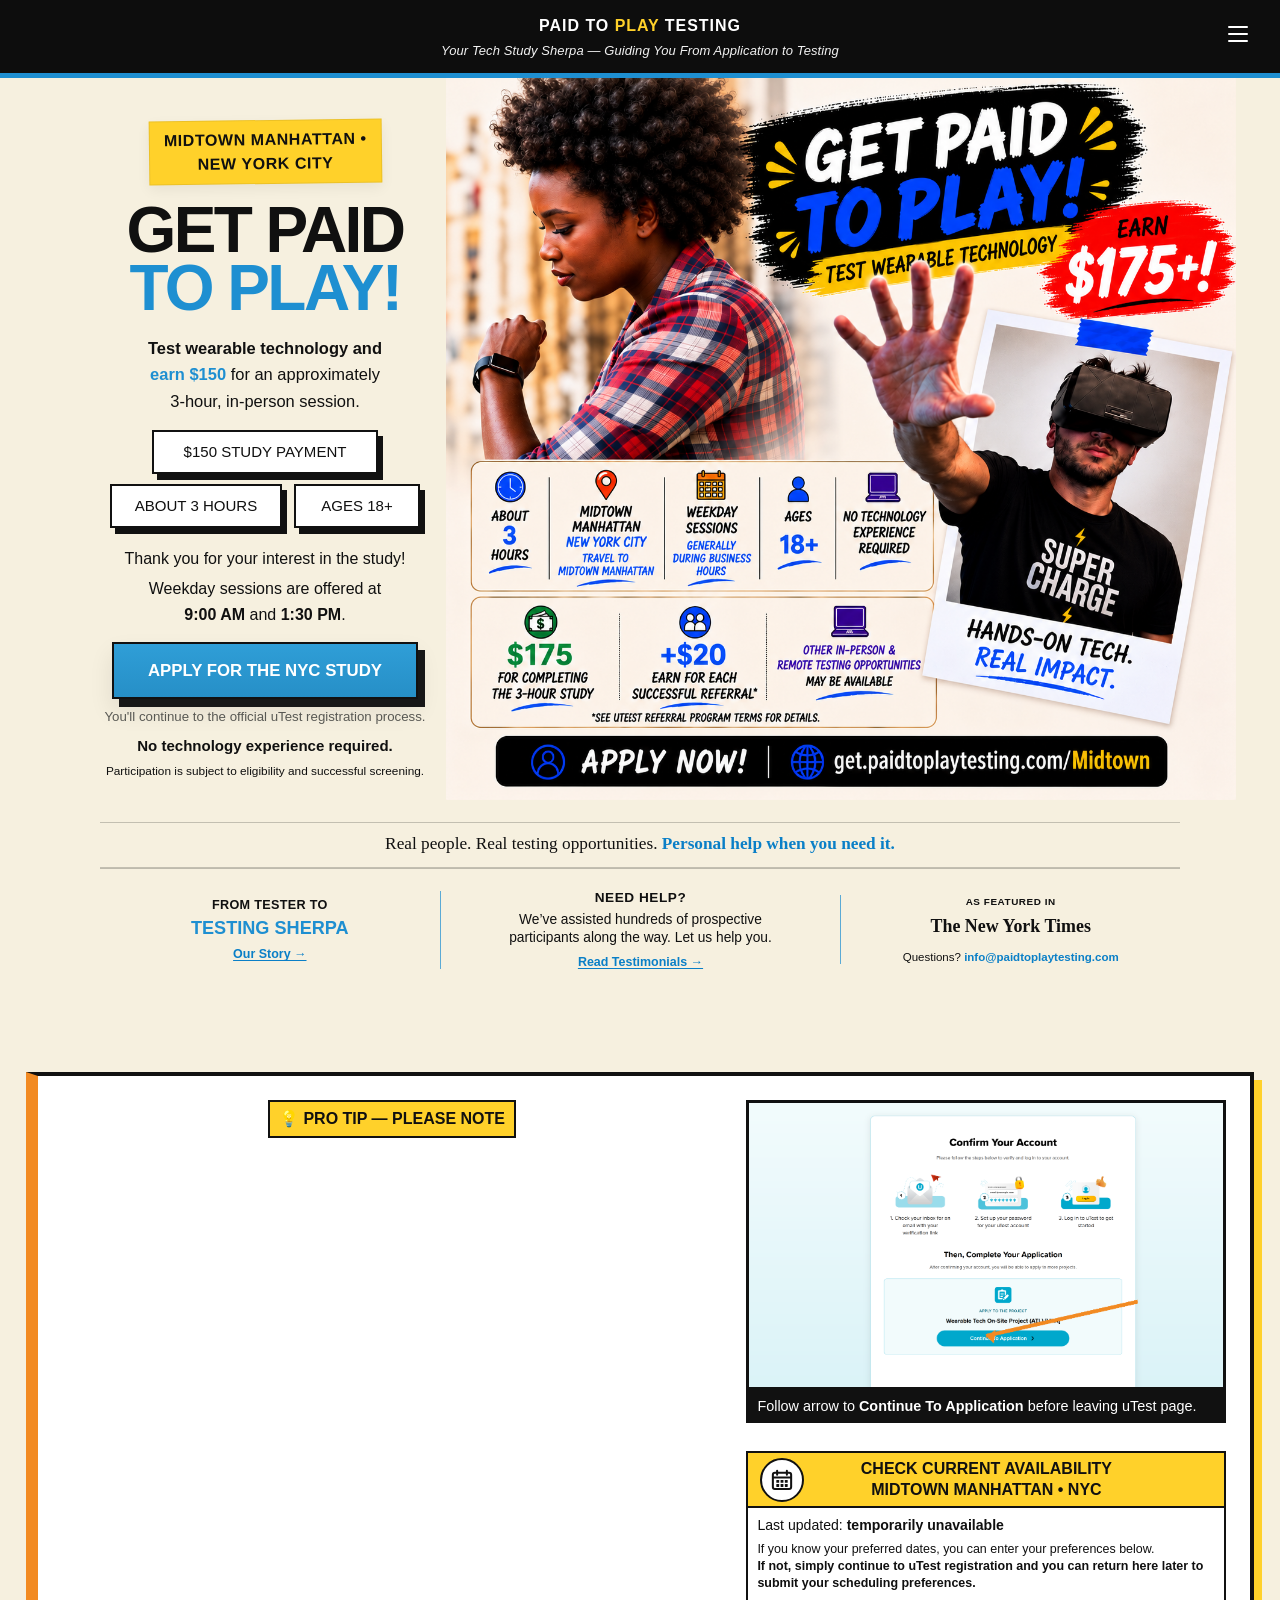
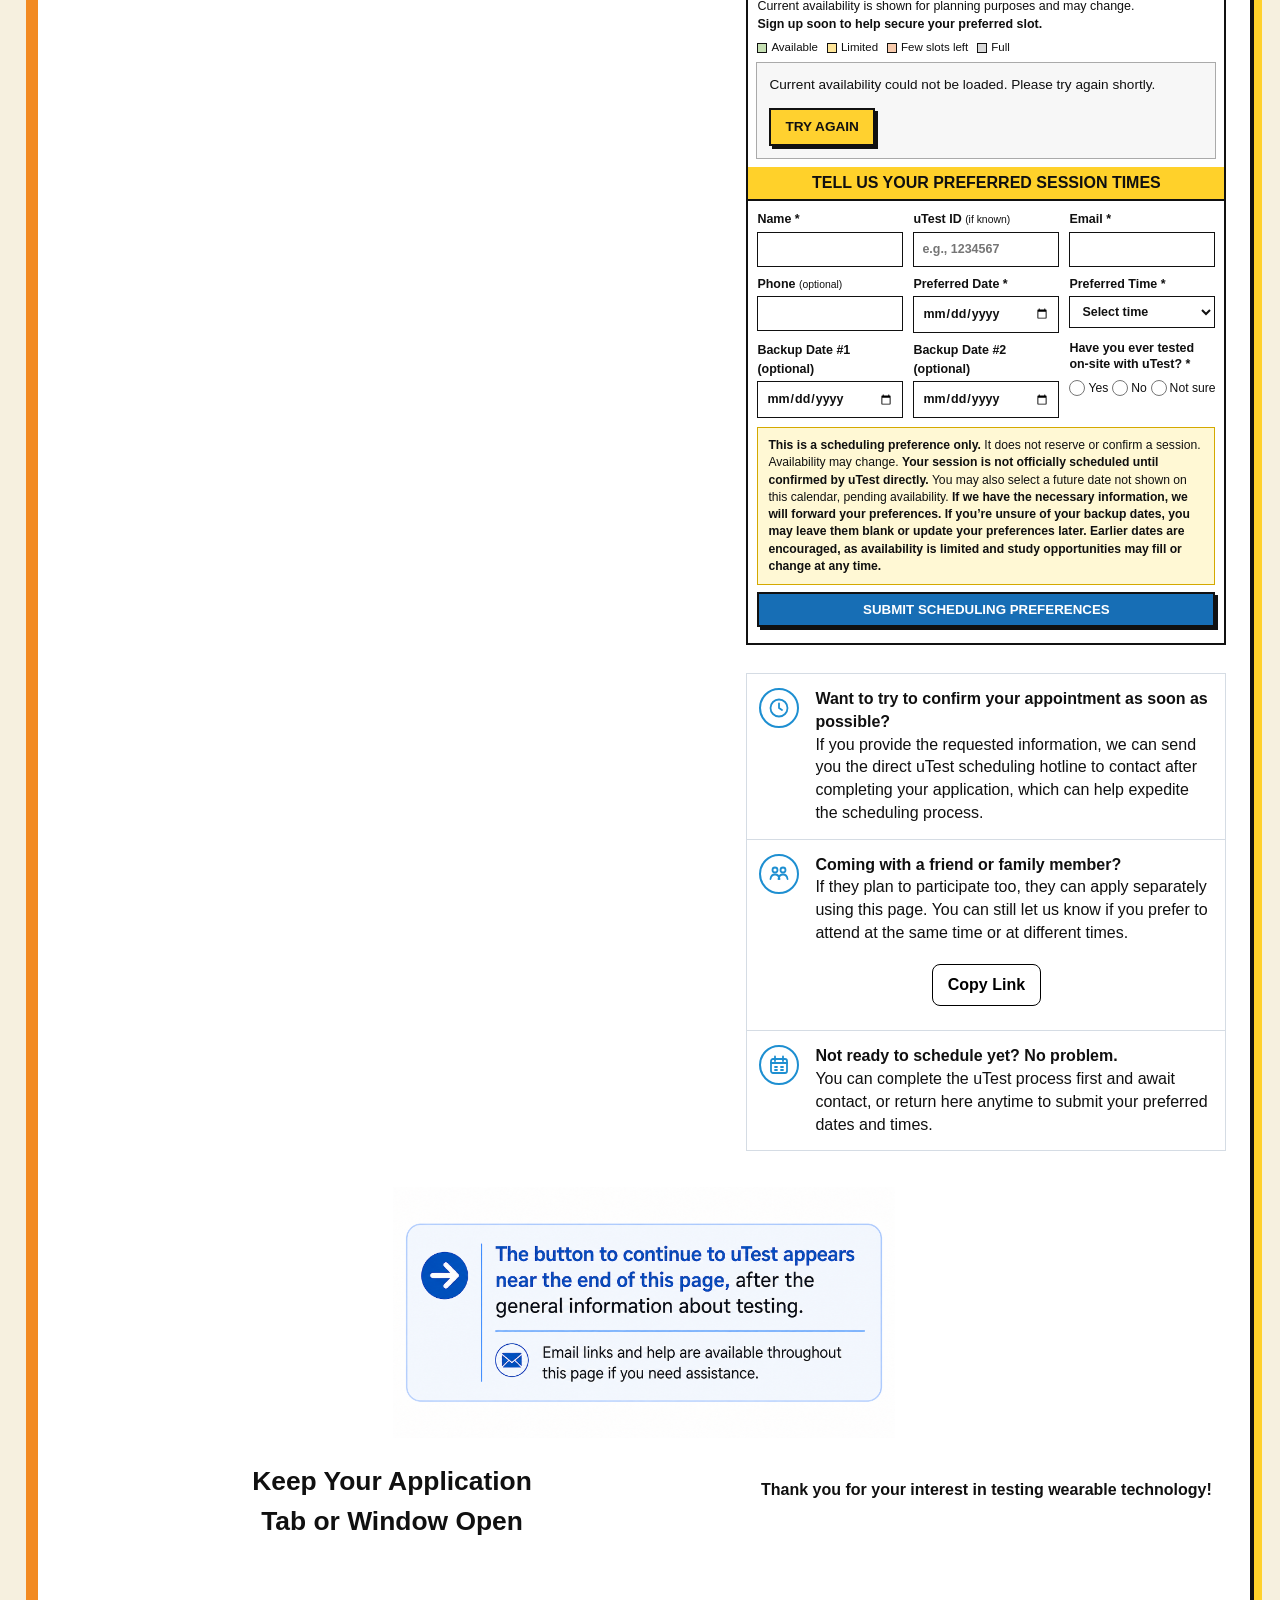
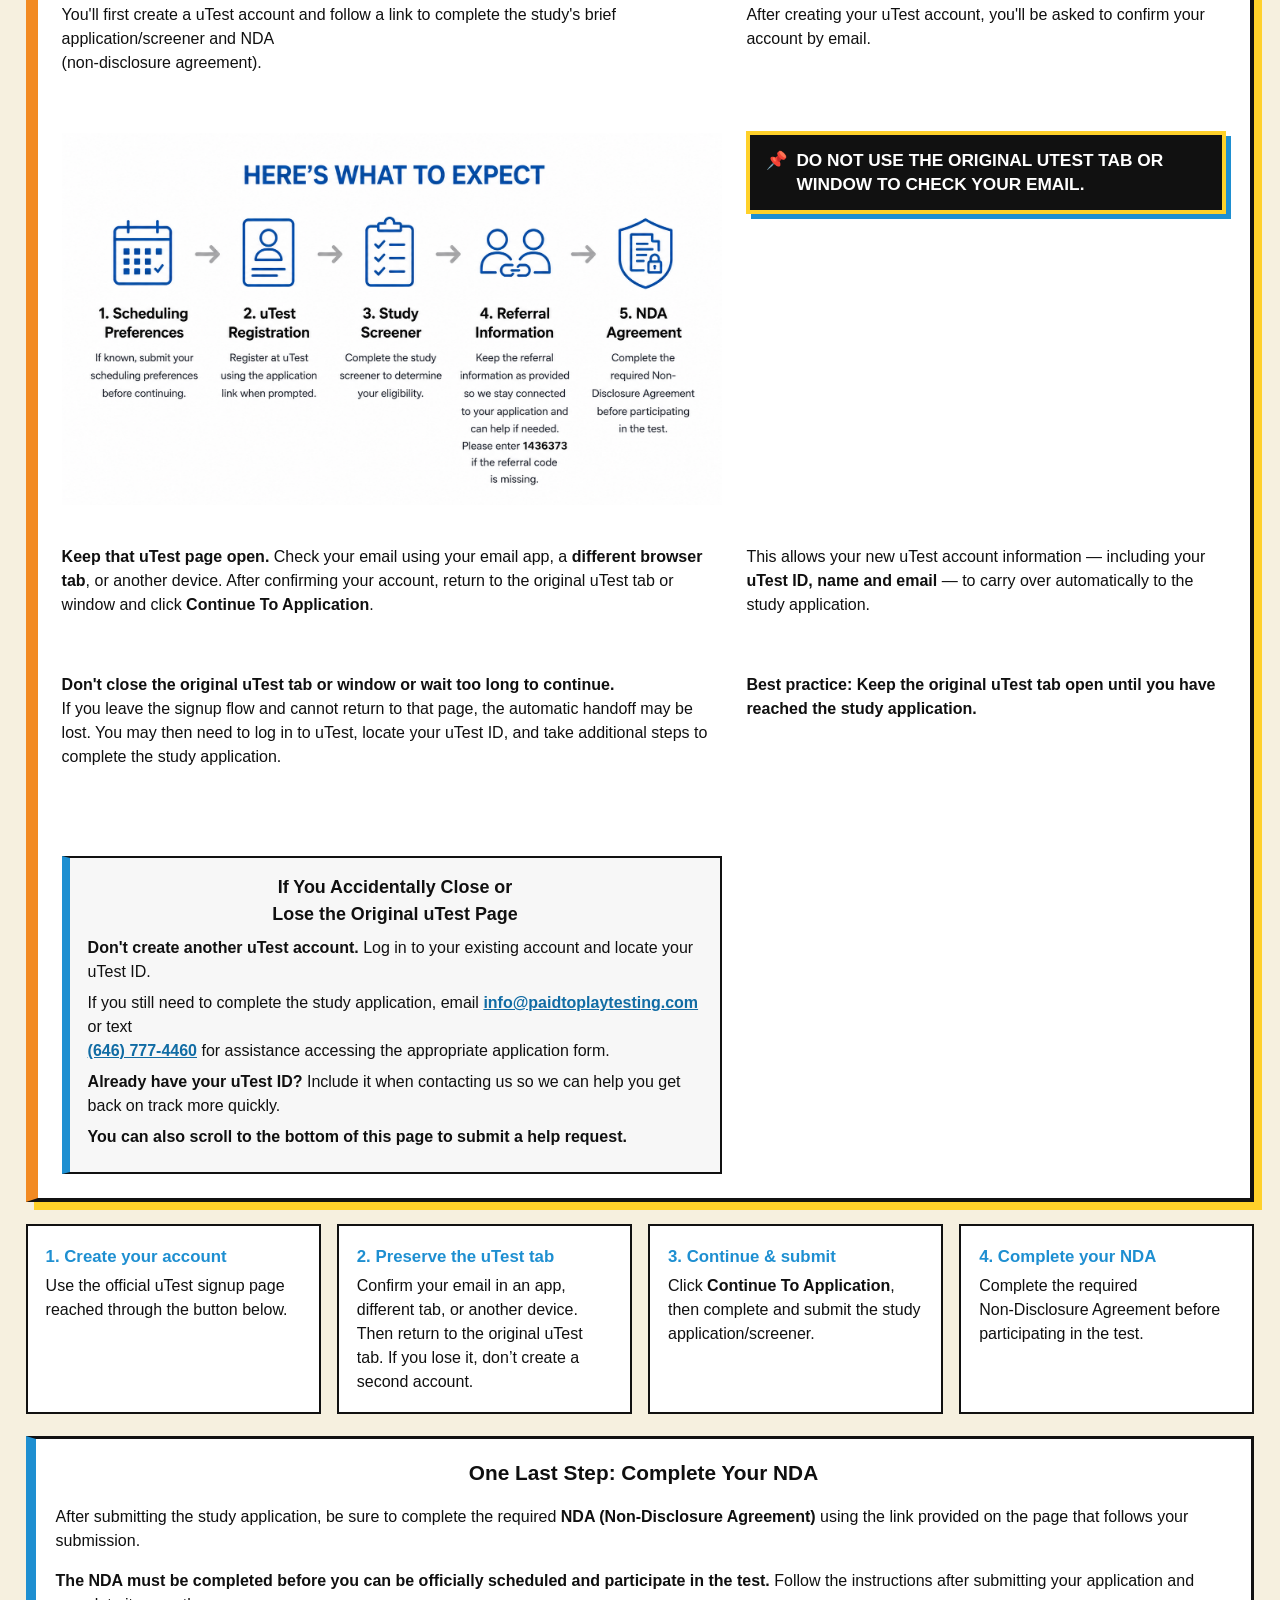
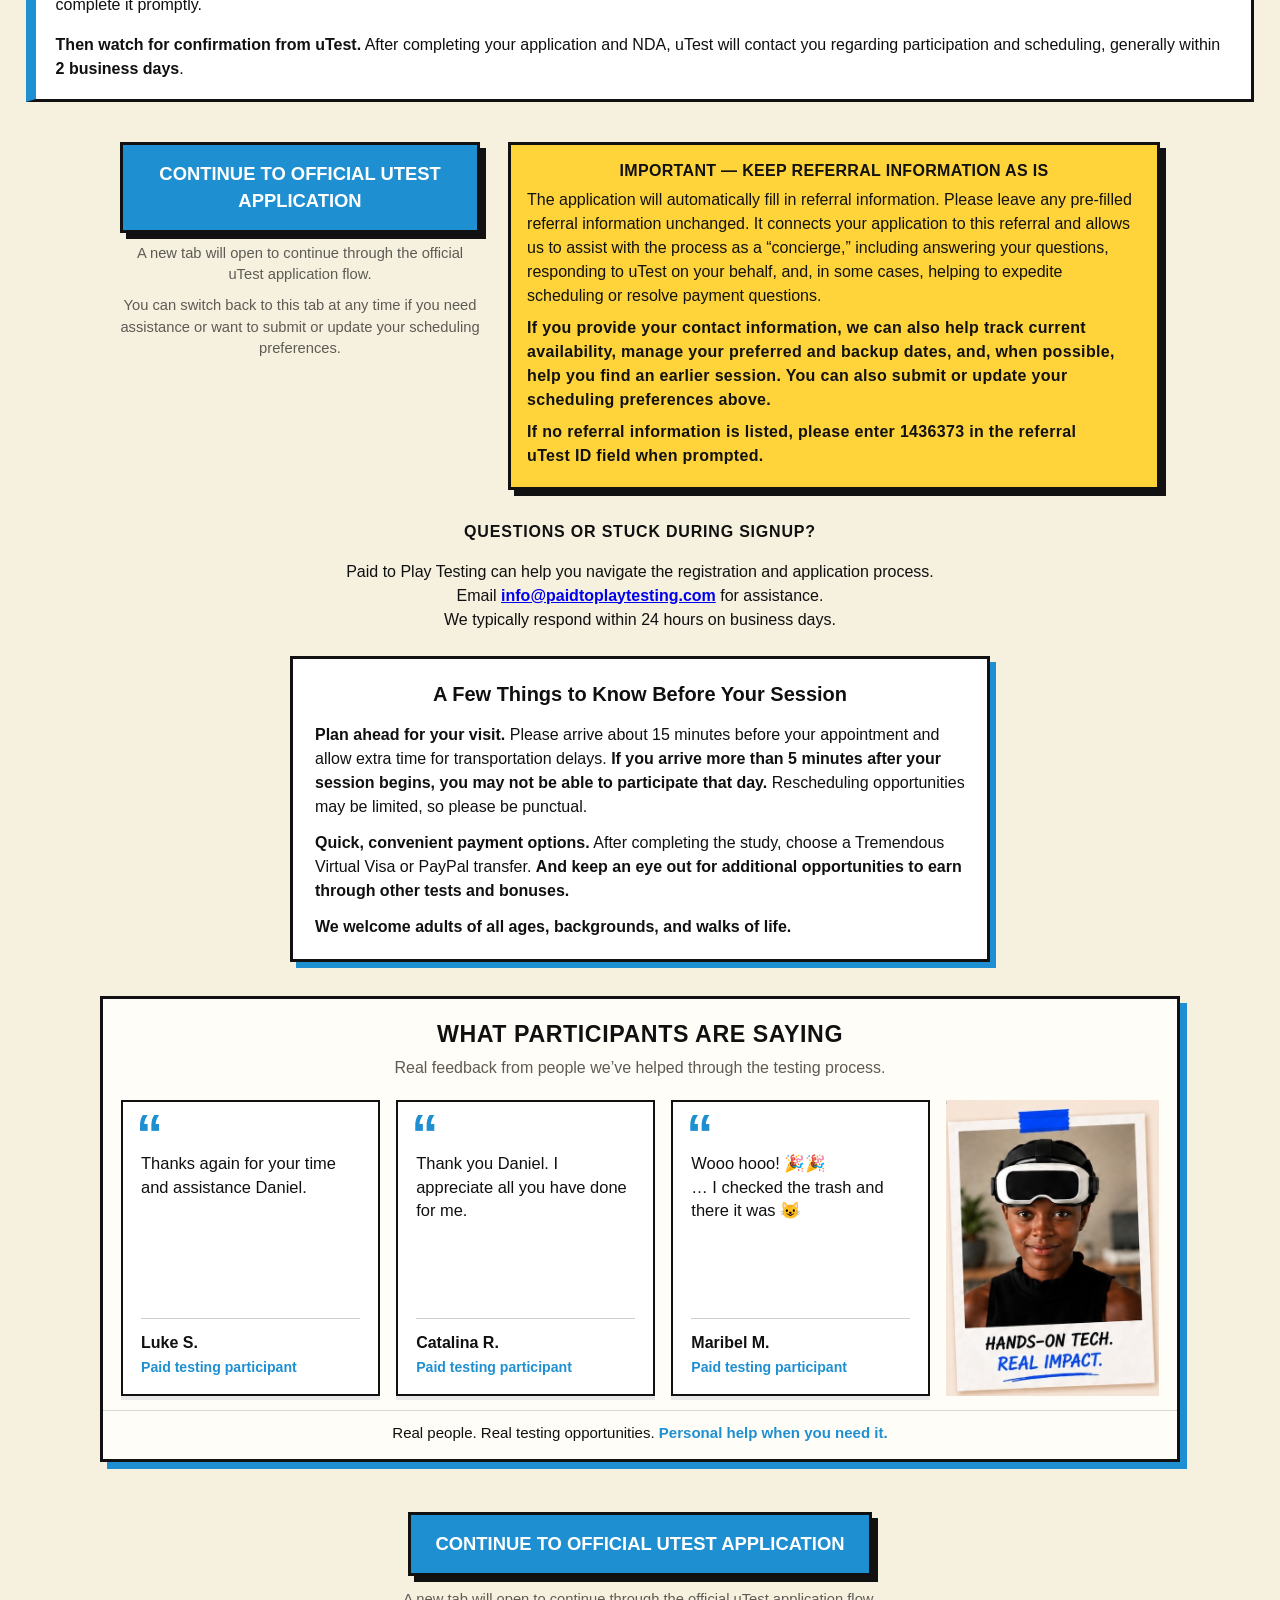
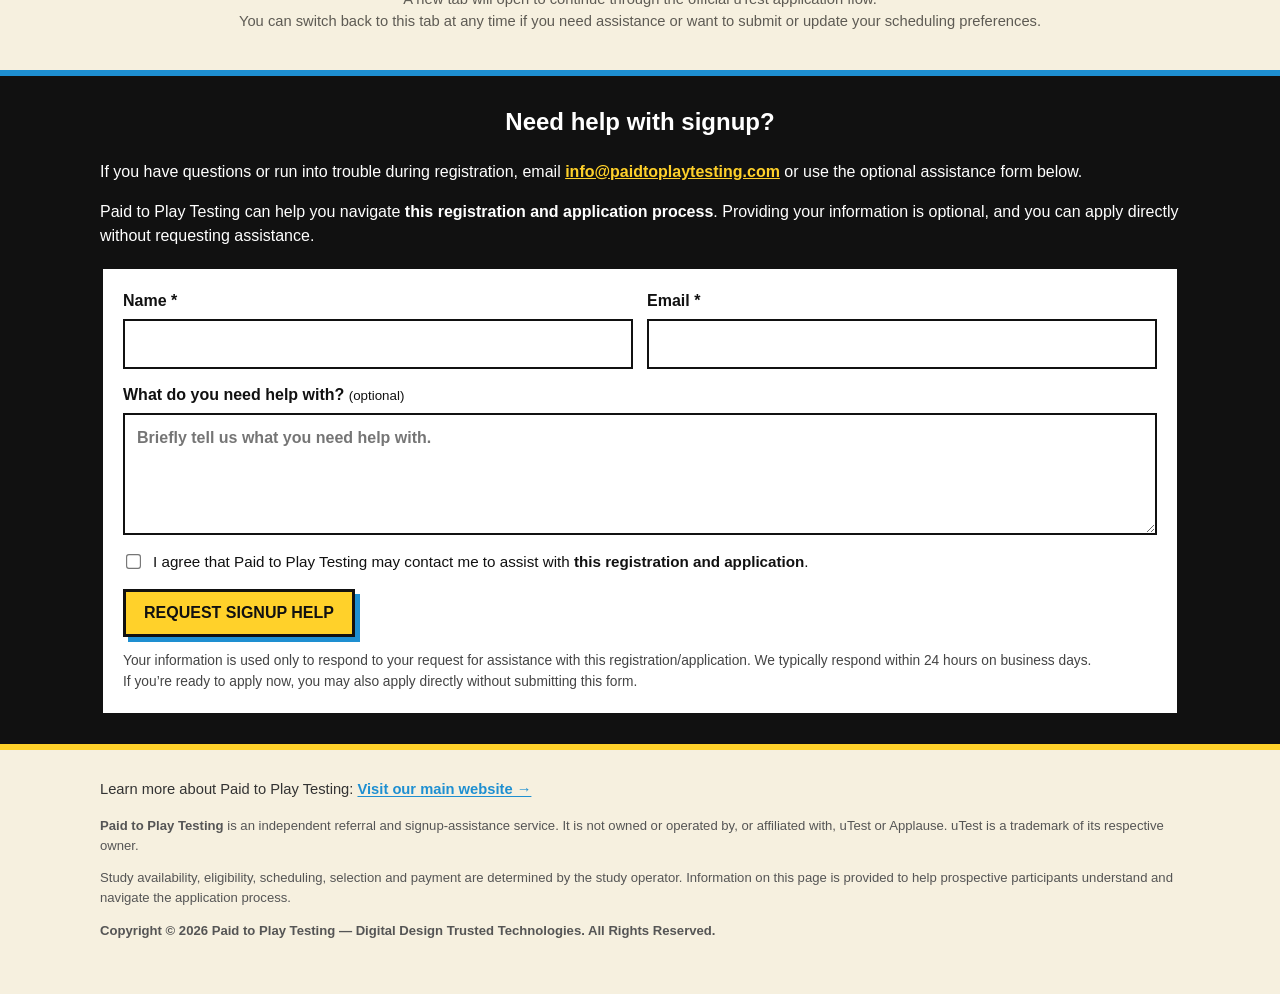
<file: Midtown/indexoldb.html>
<!doctype html>
<html lang="en">
<head>
<meta charset="utf-8">
<meta name="viewport" content="width=device-width, initial-scale=1">
<meta name="format-detection" content="telephone=no">
<title>Midtown Wearable Technology Study | Paid to Play Testing</title>
<meta name="description" content="New York City-area adults: apply for an in-person wearable technology testing opportunity in Midtown Manhattan paying $150 for approximately 3 hours.">
<link rel="stylesheet" href="../assets/style.css?v=1393">
<link rel="icon" type="image/png" sizes="512x512" href="../assets/favicon.png?v=47">
<link rel="shortcut icon" href="../assets/favicon.ico?v=47">

<style>
.brand-sherpa-tagline{
  margin-top:5px;
  font-size:13px;
  line-height:1.25;
  font-style:italic;
  font-weight:500;
  color:#f2f2f2;
  text-align:center;
  letter-spacing:.1px;
}
@media (max-width:600px){
  .brand-sherpa-tagline{
    font-size:11px;
    line-height:1.25;
    margin-top:4px;
    padding:0 12px;
  }
}
</style>


<style>
/* v40: center both brand lines in the black site header */
.site-header,
header.site-header,
.topbar,
header.topbar {
  text-align: center;
}
.site-header .brand,
header.site-header .brand,
.topbar .brand,
header.topbar .brand {
  width: 100%;
  margin-left: auto;
  margin-right: auto;
  text-align: center;
}
.brand-sherpa-tagline {
  text-align: center;
}
</style>


<style>
header.topbar {
  text-align:center !important;
}
header.topbar > * {
  margin-left:auto !important;
  margin-right:auto !important;
}
</style>


<style>
/* v41: slightly tighten the separation between the application CTA and What to expect */
.two-col {
  margin-top: -22px;
}
@media (max-width: 700px) {
  .two-col {
    margin-top: -16px;
  }
}

/* Atlanta desktop parity with the locked Midtown hero rhythm.
   Desktop only: mobile/tablet markup behavior remains unchanged. */
.atlanta-desktop-break,
.atlanta-desktop-thanks {
  display: none;
}
@media (min-width: 901px) {
  body.atlanta .hero .atlanta-desktop-break {
    display: inline;
  }
  body.atlanta .hero .desktop-lead-break {
    display: none;
  }
  body.atlanta .hero .hero-thanks-full {
    display: none;
  }
  body.atlanta .hero .atlanta-desktop-thanks {
    display: inline;
  }
  body.atlanta .hero .atlanta-desktop-hidden {
    display: none;
  }
}
</style>

<style>
/* ATLANTA DESKTOP CONSOLIDATED POLISH — desktop only; portrait mobile remains locked. */
.atlanta-desktop-ribbon-break{display:none}
.atlanta-desktop-post-cta{display:none}
.midtown-mobile-ribbon-text{display:none}
@media (max-width:600px) and (orientation:portrait){
  .midtown-desktop-ribbon-text{display:none}
  .midtown-mobile-ribbon-text{display:inline}
}
@media (min-width:901px){
  body.atlanta .hero .atlanta-desktop-ribbon-break{display:block}

  /* Slightly more breathing room through the established desktop hero rhythm. */
  body.atlanta .hero .offer{margin:16px auto 18px!important}
  body.atlanta .hero .session-times{margin:3px auto 12px!important}
  body.atlanta .hero .hero-cta-row{margin-top:13px!important;margin-bottom:9px!important}
  body.atlanta .hero .hero-note{margin-top:8px!important}
  body.atlanta .hero{padding-bottom:47px!important}
  body.atlanta .hero .atlanta-desktop-post-cta{display:block;margin:10px auto 0;max-width:430px;text-align:center}
  body.atlanta .hero .atlanta-desktop-no-tech{margin:0;font-size:.94rem;line-height:1.35;font-weight:700}
  body.atlanta .hero .atlanta-desktop-eligibility{margin:8px 0 0;font-size:.74rem;line-height:1.35;font-weight:400}

  /* Desktop credibility order: Story | Need Help | Press. */
  body.atlanta .credibility-grid{grid-template-columns:1fr 1.18fr 1fr}
  body.atlanta .credibility-item{gap:5px;transform:translateY(0px)}
  body.atlanta .credibility-story>span{font-size:.79rem;letter-spacing:.025em}
  body.atlanta .credibility-story>strong{margin-top:0}
  body.atlanta .credibility-help>strong{font-size:.85rem;line-height:1.1;letter-spacing:.04em}
  body.atlanta .credibility-help>span{max-width:300px;font-size:.86rem;line-height:1.32}
  body.atlanta .atlanta-desktop-trust-link{display:inline-block;margin-top:3px;color:#0a7fc7;font-size:.78rem;line-height:1.15;font-weight:800;text-decoration:underline;text-underline-offset:2px}
  body.atlanta .credibility-press .credibility-eyebrow{font-size:.62rem;margin-bottom:2px}
  body.atlanta .credibility-press>strong{font-size:1.12rem}

  /* Desktop-only spacing test: modest breathing room after credibility strip. */
  body.atlanta .hero-credibility{padding-bottom:69px}

  /* Reuse the approved Atlanta modal language on desktop without touching mobile rules. */
  body.atlanta .atlanta-modal-backdrop{position:fixed;inset:0;z-index:10000;display:flex;align-items:center;justify-content:center;padding:24px;box-sizing:border-box;background:rgba(0,0,0,.62);overscroll-behavior:contain}
  body.atlanta .atlanta-modal-backdrop[hidden]{display:none!important}
  body.atlanta .atlanta-modal{position:relative;width:min(560px,calc(100vw - 48px));max-height:calc(100vh - 64px);overflow:auto;overflow-x:hidden;box-sizing:border-box;padding:28px 26px 25px;border:2px solid #111;border-radius:4px;background:#F6F0DF;color:#111;box-shadow:7px 7px 0 #118ee8;outline:none;-webkit-overflow-scrolling:touch}
  body.atlanta .atlanta-modal-accent{width:54px;height:5px;margin:0 0 13px;background:#f2cc21;transform:rotate(-1deg)}
  body.atlanta .atlanta-modal h2{margin:0 42px 15px 0;font-size:1.42rem;line-height:1.08;letter-spacing:.01em}
  body.atlanta .atlanta-modal p{margin:0 0 12px;font-size:.94rem;line-height:1.5}
  body.atlanta .atlanta-modal-close{position:absolute;top:12px;right:12px;width:36px;height:36px;padding:0;border:2px solid #111;border-radius:50%;background:#fff;color:#111;font:700 25px/30px Arial,sans-serif;text-align:center;cursor:pointer}
  body.atlanta .atlanta-modal-callout{margin:16px 0;padding:13px 14px;border:2px solid #111;background:#fff;box-shadow:4px 4px 0 #f2cc21}
  body.atlanta .atlanta-modal-callout>strong{display:block;margin-bottom:6px;font-size:.8rem;letter-spacing:.07em}
  body.atlanta .atlanta-modal-callout span{display:block;font-size:.88rem;line-height:1.44}
  body.atlanta .atlanta-modal-ending{margin-bottom:0!important}
  body.atlanta .atlanta-testimonial-card{margin:0 0 13px;padding:14px 15px;border:1.5px solid #111;background:#fff}
  body.atlanta .atlanta-testimonial-card:last-child{margin-bottom:0}
  body.atlanta .atlanta-testimonial-card p{margin:0 0 8px;font-size:.95rem;line-height:1.44}
  body.atlanta .atlanta-testimonial-card cite{display:block;font-size:.8rem;font-style:normal;font-weight:800}
  body.atlanta #atlanta-story-modal .atlanta-modal{padding-top:24px;padding-bottom:21px}
}
</style>

<!-- Privacy-friendly analytics by Plausible -->
<script async src="https://plausible.io/js/pa-c0Wt8fwlB-uVM_wcIl6Fx.js"></script>
<script>
  window.plausible=window.plausible||function(){(plausible.q=plausible.q||[]).push(arguments)},plausible.init=plausible.init||function(i){plausible.o=i||{}};
  plausible.init()
</script>


<style>
/* ATLANTA LOCKED PORTRAIT MOBILE IMPLEMENTATION — approved 2026-08-18 */
.atlanta-mobile-woman,.atlanta-mobile-vr,.atlanta-mobile-menu,.atlanta-mobile-credibility{display:none}
.atlanta-mobile-redirect-break{display:none}

@media (max-width:600px) and (orientation:portrait){
  html,body.atlanta{max-width:100%;overflow-x:clip}
  @supports not (overflow:clip){html,body.atlanta{overflow-x:hidden}}

  body.atlanta .topbar{
    position:relative!important;z-index:auto!important;overflow:visible!important;background:transparent!important;
    min-height:118px;padding:20px 48px 15px 16px;border-bottom:4px solid #118ee8;box-sizing:border-box;
  }
  body.atlanta .topbar::before{content:"";position:absolute;inset:0;z-index:0;background:#070707;pointer-events:none}
  body.atlanta .topbar .brand{position:relative;z-index:30!important;width:auto!important;font-size:21px;line-height:1.08;letter-spacing:.7px}
  body.atlanta .brand-sherpa-tagline{position:relative;z-index:30!important;max-width:300px;margin:8px auto 0!important;font-size:11px;line-height:1.45;font-style:normal}
  body.atlanta .atlanta-mobile-menu{display:none;position:absolute;z-index:30!important;right:18px;top:27px;width:29px;height:24px;padding:0;border:0;background:transparent;pointer-events:none}
  body.atlanta .atlanta-mobile-menu::before,body.atlanta .atlanta-mobile-menu::after,body.atlanta .atlanta-mobile-menu span{content:"";display:block;width:29px;height:3px;margin:0 0 6px;border-radius:2px;background:#fff}

  body.atlanta .hero{position:relative!important;z-index:auto!important;background:#F6F0DF;padding:20px 0 14px!important;overflow:visible!important}
  body.atlanta .hero-grid{display:block}
  body.atlanta .hero .copy{position:relative;min-height:670px!important;text-align:left;isolation:isolate;overflow:visible!important}
  body.atlanta .hero .visual{display:none!important}

  body.atlanta .atlanta-mobile-woman{display:block;position:absolute;top:-92px;right:-58px;width:167px;height:350px;overflow:visible;z-index:12;pointer-events:none}
  body.atlanta .atlanta-mobile-woman img{position:absolute;display:block;width:181px;max-width:none;height:auto;top:0;right:-6px}
  body.atlanta .atlanta-mobile-vr{display:block;position:absolute;top:286px;right:-10px;width:179px;height:auto;overflow:visible;z-index:16;pointer-events:none;transform:rotate(2.5deg);transform-origin:center}
  body.atlanta .atlanta-mobile-vr img{display:block;width:100%;height:auto;max-width:none}

  body.atlanta .hero .kicker{position:relative;z-index:20!important;width:max-content;max-width:none!important;margin:0 0 14px!important;padding:7px 9px!important;font-size:.69rem!important;line-height:1.15;white-space:nowrap;transform:translate(24px,-12px) rotate(-1deg)!important}
  body.atlanta .hero h1{position:relative;z-index:20!important;width:196px!important;margin:0 0 14px!important;font-size:40px!important;line-height:.88!important;white-space:nowrap;transform:translate(24px,-12px)!important}
  body.atlanta .hero .lead{position:relative;z-index:20!important;width:214px!important;max-width:214px!important;margin:0!important;font-size:.91rem!important;line-height:1.48!important;text-align:left;transform:translate(24px,-12px)!important}

  body.atlanta .hero .offer{position:relative;z-index:20!important;display:flex!important;flex-direction:column!important;align-items:center!important;gap:8px!important;width:254px!important;max-width:254px!important;margin:10px auto 17px!important;transform:translate(-48px,-12px)!important}
  body.atlanta .hero .offer-lower-pair{display:flex!important;flex-direction:row!important;align-items:stretch!important;justify-content:center!important;gap:9px!important;width:auto!important}
  body.atlanta .hero .pill{width:auto!important;min-height:38px!important;padding:8px 10px!important;font-size:.76rem!important;line-height:1.05!important;white-space:nowrap!important;box-shadow:3px 3px 0 #111!important}
  body.atlanta .hero .offer-detail-trigger:first-of-type{width:190px!important}
  body.atlanta .hero .offer-detail-trigger[data-detail="duration"]{width:137px!important}
  body.atlanta .hero .offer-detail-trigger[data-detail="age"]{width:101px!important}
  body.atlanta .offer-detail-trigger{position:relative!important;touch-action:manipulation}
  body.atlanta .offer-detail-trigger::after{content:"›";position:absolute;right:10px;top:50%;transform:translateY(-52%);font-size:.92em;line-height:1;font-weight:700;opacity:.58;pointer-events:none}
  body.atlanta .offer-detail-trigger:active{transform:translate(2px,2px)!important;box-shadow:2px 2px 0 #111!important}

  body.atlanta .offer-popover{box-sizing:border-box!important;left:calc(50% + 48px)!important;width:calc(100vw - 40px)!important;max-width:360px!important;min-width:0!important;padding:16px 42px 16px 16px!important;overflow-wrap:anywhere!important;word-break:normal!important}
  body.atlanta .offer-popover-copy{max-width:100%!important;min-width:0!important}
  body.atlanta .offer-popover-close{right:8px!important;top:8px!important}

  body.atlanta .hero .session-times{position:absolute!important;top:330px!important;left:14px!important;width:166px!important;max-width:166px!important;min-height:0!important;margin:0!important;padding:0!important;text-align:center!important;font-size:.83rem!important;line-height:1.48!important;z-index:18!important}
  body.atlanta .hero .hero-thanks{display:block!important;text-align:center!important;margin:0 0 7px!important}
  body.atlanta .hero .hero-thanks-full,body.atlanta .hero .atlanta-desktop-thanks{display:none!important}
  body.atlanta .hero .hero-thanks-mobile{display:inline!important}
  body.atlanta .hero .atlanta-session-offered,body.atlanta .hero .atlanta-desktop-hidden{display:none!important}
  body.atlanta .hero .mobile-session-break{display:inline!important}

  body.atlanta .hero .hero-cta-row{position:absolute!important;top:548px!important;left:0!important;right:0!important;width:100%!important;margin:0!important;text-align:center!important;z-index:24!important}
  body.atlanta .hero .hero-cta-row .cta{position:relative!important;z-index:24!important;display:inline-block!important;width:min(330px,86vw)!important;min-width:0!important;max-width:330px!important;min-height:0!important;box-sizing:border-box!important;padding:10px 18px 11px!important;font-size:1.22rem!important;line-height:.98!important;white-space:normal!important;text-align:center!important;border-width:2px!important;box-shadow:5px 5px 0 #111!important}
  body.atlanta .hero .hero-cta-row .cta .cta-atl-prefix,body.atlanta .hero .hero-cta-row .cta .cta-atl-rest{display:block!important}
  body.atlanta .hero .hero-note{position:absolute!important;top:615px!important;left:50%!important;transform:translateX(-50%)!important;z-index:26!important;width:300px!important;max-width:80vw!important;margin:0!important;padding:5px 6px!important;box-sizing:border-box!important;background:#F6F0DF!important;text-align:center!important;font-size:.88rem!important;line-height:1.34!important}
  body.atlanta .atlanta-mobile-redirect-break{display:inline}

  body.atlanta .hero-credibility .credibility-grid{display:none!important}
  body.atlanta .hero-credibility{position:relative;z-index:10;margin-top:0!important;padding:18px 20px 22px!important;background:#F6F0DF!important}
  body.atlanta .atlanta-mobile-credibility{display:block!important;max-width:330px;margin:0 auto;text-align:center}
  body.atlanta .atlanta-mobile-trust-block{padding:13px 0}
  body.atlanta .atlanta-mobile-trust-block + .atlanta-mobile-trust-block{border-top:1px solid rgba(17,17,17,.18)}
  body.atlanta .atlanta-mobile-trust-kicker{font-size:1.04rem;line-height:1.16;font-weight:800;letter-spacing:.08em;text-transform:uppercase}
  body.atlanta .atlanta-mobile-trust-link{display:inline-block;margin-top:4px;font-size:1.02rem;line-height:1.22;font-weight:700;color:inherit;text-decoration:underline;text-underline-offset:2px;cursor:pointer}
  body.atlanta .atlanta-mobile-trust-help p{margin:7px auto 5px;max-width:315px;font-size:1.08rem;line-height:1.4}
  body.atlanta .atlanta-mobile-trust-press .atlanta-mobile-trust-kicker{font-size:.68rem;line-height:1.18}
  body.atlanta .atlanta-mobile-trust-nyt{margin-top:4px;font-family:Georgia,"Times New Roman",serif;font-size:1rem;line-height:1.12;font-weight:700}

  .atlanta-modal-backdrop{position:fixed;inset:0;z-index:10000;display:flex;align-items:center;justify-content:center;padding:18px;box-sizing:border-box;background:rgba(0,0,0,.62);overscroll-behavior:contain}
  .atlanta-modal-backdrop[hidden]{display:none!important}
  .atlanta-modal{position:relative;width:min(360px,calc(100vw - 36px));max-height:calc(100dvh - 36px);overflow:auto;overflow-x:hidden;box-sizing:border-box;padding:25px 20px 22px;border:2px solid #111;border-radius:4px;background:#F6F0DF;color:#111;box-shadow:7px 7px 0 #118ee8;outline:none;-webkit-overflow-scrolling:touch}
  .atlanta-modal-accent{width:54px;height:5px;margin:0 0 13px;background:#f2cc21;transform:rotate(-1deg)}
  .atlanta-modal h2{margin:0 35px 15px 0;font-size:1.28rem;line-height:1.08;letter-spacing:.01em}
  .atlanta-modal p{margin:0 0 12px;font-size:.88rem;line-height:1.48}
  .atlanta-modal-close{position:absolute;top:10px;right:10px;width:34px;height:34px;padding:0;border:2px solid #111;border-radius:50%;background:#fff;color:#111;font:700 24px/28px Arial,sans-serif;text-align:center;cursor:pointer}
  .atlanta-modal-callout{margin:15px 0;padding:12px 13px;border:2px solid #111;background:#fff;box-shadow:4px 4px 0 #f2cc21}
  .atlanta-modal-callout>strong{display:block;margin-bottom:6px;font-size:.78rem;letter-spacing:.07em}
  .atlanta-modal-callout span{display:block;font-size:.82rem;line-height:1.42}
  .atlanta-modal-ending{margin-bottom:0!important}
  .atlanta-testimonial-card{margin:0 0 13px;padding:13px 14px;border:1.5px solid #111;background:#fff}
  .atlanta-testimonial-card:last-child{margin-bottom:0}
  .atlanta-testimonial-card p{margin:0 0 8px;font-size:.9rem;line-height:1.42}
  .atlanta-testimonial-card cite{display:block;font-size:.78rem;font-style:normal;font-weight:800}

  #atlanta-story-modal .atlanta-modal{padding-top:22px!important;padding-bottom:18px!important}
  #atlanta-story-modal .atlanta-modal-accent{margin-bottom:9px!important}
  #atlanta-story-modal .atlanta-modal h2{margin-bottom:10px!important}
  #atlanta-story-modal .atlanta-modal p{margin-bottom:8px!important}
  #atlanta-story-modal .atlanta-modal-callout{margin-top:10px!important;margin-bottom:9px!important;padding-top:9px!important;padding-bottom:9px!important}
  #atlanta-story-modal .atlanta-modal-callout>strong{margin-bottom:5px!important}
  #atlanta-story-modal .atlanta-modal-ending{margin-top:0!important;margin-bottom:0!important}
}
@media (min-width:414px) and (max-width:600px) and (orientation:portrait){body.atlanta .atlanta-mobile-woman{right:-50px}}
@media (min-width:430px) and (max-width:600px) and (orientation:portrait){body.atlanta .atlanta-mobile-woman{right:-46px}}
html.atlanta-modal-open,body.atlanta-modal-open{overflow:hidden!important;overscroll-behavior:none!important}
</style>


<style>
/* Atlanta desktop contact + minimal hamburger utility test. Desktop only; mobile remains locked. */
.atlanta-desktop-contact,.atlanta-desktop-utility-menu{display:none}
@media (min-width:901px){
  body.atlanta .credibility-press .atlanta-desktop-contact{display:block;margin-top:8px;font-family:Arial,Helvetica,sans-serif;font-size:.72rem;line-height:1.25;font-weight:400;color:#111;text-align:center}
  body.atlanta .credibility-press .atlanta-desktop-contact a{color:#0a7fc7;font-weight:700;text-decoration:none}
  body.atlanta header.topbar .atlanta-mobile-menu{display:block;position:absolute;z-index:80;right:20px;top:12px;width:44px;height:44px;padding:0;border:0;background:transparent;pointer-events:auto;cursor:pointer}
  body.atlanta header.topbar .atlanta-mobile-menu::before,body.atlanta header.topbar .atlanta-mobile-menu::after,body.atlanta header.topbar .atlanta-mobile-menu span{content:"";position:absolute;left:12px;display:block;width:20px;height:2px;margin:0;border-radius:1px;background:#fff}
  body.atlanta header.topbar .atlanta-mobile-menu::before{top:14px}
  body.atlanta header.topbar .atlanta-mobile-menu span{top:21px}
  body.atlanta header.topbar .atlanta-mobile-menu::after{top:28px}
  body.atlanta .atlanta-desktop-utility-menu{display:block;position:fixed;z-index:75;top:0;right:0;width:100%;height:100%;pointer-events:none}
  body.atlanta .atlanta-desktop-utility-menu[hidden]{display:none}
  body.atlanta .atlanta-desktop-utility-panel{position:absolute;top:76px;right:24px;width:min(330px,calc(100vw - 48px));padding:14px 16px 16px;background:#0b0b0b;border:2px solid #111;box-shadow:5px 5px 0 #1696d2;pointer-events:auto}
  body.atlanta .atlanta-desktop-utility-panel a,body.atlanta .atlanta-desktop-utility-panel button{display:block;width:100%;box-sizing:border-box;margin:0;padding:11px 8px;border:0;border-bottom:1px solid rgba(255,255,255,.2);background:transparent;color:#fff;font:700 13px/1.2 Arial,Helvetica,sans-serif;text-align:left;text-decoration:none;cursor:pointer}
  body.atlanta .atlanta-desktop-utility-panel a:hover,body.atlanta .atlanta-desktop-utility-panel button:hover{color:#28a9e2}
  body.atlanta .atlanta-desktop-utility-panel .atlanta-desktop-menu-close{padding-top:3px;padding-bottom:9px;color:#f2c300;font-size:11px;text-align:right}
  body.atlanta .atlanta-desktop-utility-panel .atlanta-desktop-menu-main-site{margin-top:8px;padding-top:14px;border-top:1px solid rgba(255,255,255,.28);color:#cfcfcf;font-weight:600}
  body.atlanta .atlanta-desktop-utility-panel > :last-child{border-bottom:0}
}
</style>
<style>
/* ATLANTA MOBILE COMPOSITION PROTOTYPE — isolated duplicate only.
   Production Atlanta HTML and shared CSS remain untouched. */
.mobile-woman-stage,.mobile-promo-stage,.mobile-vr-stage,.mobile-menu-prototype{display:none}
@media (max-width:600px) and (orientation:portrait){
  body.mobile-woman-prototype .topbar{
    position:relative;
    min-height:118px;
    padding:20px 48px 15px 16px;
    border-bottom:4px solid #118ee8;
    box-sizing:border-box;
  }
  body.mobile-woman-prototype .topbar .brand{
    width:auto!important;
    font-size:21px;
    line-height:1.08;
    letter-spacing:.7px;
  }
  body.mobile-woman-prototype .brand-sherpa-tagline{
    max-width:300px;
    margin:8px auto 0!important;
    font-size:11px;
    line-height:1.45;
    font-style:normal;
  }
  body.mobile-woman-prototype .mobile-menu-prototype{
    display:block;
    position:absolute;
    right:18px;
    top:27px;
    width:29px;
    height:24px;
    padding:0;
    border:0;
    background:transparent;
    pointer-events:none;
  }
  body.mobile-woman-prototype .mobile-menu-prototype::before,
  body.mobile-woman-prototype .mobile-menu-prototype::after,
  body.mobile-woman-prototype .mobile-menu-prototype span{
    content:"";
    display:block;
    width:29px;
    height:3px;
    margin:0 0 6px;
    border-radius:2px;
    background:#fff;
  }

  body.mobile-woman-prototype .hero{
    position:relative;
    background:#F6F0DF;
    padding:25px 0 22px;
    overflow:hidden;
  }
  body.mobile-woman-prototype .hero-grid{display:block}
  body.mobile-woman-prototype .hero .copy{
    position:relative;
    min-height:770px;
    text-align:left;
    isolation:isolate;
  }
  body.mobile-woman-prototype .hero .visual{display:none!important}

  /* Upper-right woman: transparent asset over the site's cream field. */
  body.mobile-woman-prototype .mobile-woman-stage{
    display:block;
    position:absolute;
    z-index:1;
    top:-27px;
    right:-40px;
    width:222px;
    height:355px;
    overflow:hidden;
    pointer-events:none;
  }
  body.mobile-woman-prototype .mobile-woman-stage img{
    position:absolute;
    display:block;
    width:238px;
    max-width:none;
    height:auto;
    top:-1px;
    right:-8px;
  }

  body.mobile-woman-prototype .hero .kicker{
    position:relative;
    z-index:4;
    width:max-content;
    max-width:225px;
    margin:0 0 16px;
    padding:8px 10px;
    font-size:.72rem;
    line-height:1.15;
    white-space:nowrap;
  }
  body.mobile-woman-prototype .hero h1{
    position:relative;
    z-index:4;
    width:217px;
    margin:0 0 17px;
    font-size:42px;
    line-height:.89;
    white-space:nowrap;
  }
  body.mobile-woman-prototype .hero .lead{
    position:relative;
    z-index:4;
    width:205px;
    max-width:205px;
    margin:0;
    font-size:.95rem;
    line-height:1.5;
    text-align:left;
  }

  /* Keep the existing study controls live and readable. */
  body.mobile-woman-prototype .hero .offer{
    position:relative;
    z-index:6;
    width:306px!important;
    margin:30px 0 22px 0!important;
  }

  /* Independent promo artwork, tucked into the woman/control relationship. */
  body.mobile-woman-prototype .mobile-promo-stage{
    display:block;
    position:absolute;
    z-index:5;
    top:344px;
    right:-2px;
    width:189px;
    height:139px;
    overflow:visible;
    pointer-events:none;
    transform:rotate(-1.5deg);
    transform-origin:center;
  }
  body.mobile-woman-prototype .mobile-promo-stage img{
    display:block;
    width:100%;
    height:auto;
    max-width:none;
  }

  /* Session copy occupies the left while the VR Polaroid continues the art on right. */
  body.mobile-woman-prototype .hero .session-times{
    position:relative;
    z-index:6;
    width:205px;
    max-width:205px;
    min-height:210px;
    margin:15px 0 0 4px !important;
    text-align:center !important;
    font-size:.92rem;
    line-height:1.55;
  }
  body.mobile-woman-prototype .mobile-vr-stage{
    display:block;
    position:absolute;
    z-index:5;
    top:491px;
    right:-18px;
    width:197px;
    height:210px;
    overflow:visible;
    pointer-events:none;
    transform:rotate(3deg);
    transform-origin:center;
  }
  body.mobile-woman-prototype .mobile-vr-stage img{
    display:block;
    width:100%;
    height:auto;
    max-width:none;
  }

  body.mobile-woman-prototype .hero .hero-cta-row{
    position:relative;
    z-index:8;
    clear:both;
    margin:5px 0 0!important;
  }
  body.mobile-woman-prototype .hero .hero-note{
    position:relative;
    z-index:8;
  }
  body.mobile-woman-prototype .hero-credibility{
    position:relative;
    z-index:10;
    background:#F6F0DF;
  }
}
</style>

<style>
/* ATLANTA MOBILE CORRECTIVE COMPOSITION PASS — prototype only */
@media (max-width:600px) and (orientation:portrait){
  /* Zone framework + deliberate stacking */
  body.mobile-woman-prototype .hero{
    padding:20px 0 14px !important;
    overflow:hidden;
  }
  body.mobile-woman-prototype .hero .copy{
    position:relative;
    min-height:650px !important;
    text-align:left;
    isolation:isolate;
  }
  body.mobile-woman-prototype .hero .visual{display:none!important}

  /* ZONE 1 — upper hero */
  body.mobile-woman-prototype .mobile-woman-stage{
    z-index:2 !important;
    top:-8px !important;
    right:-48px !important;
    width:167px !important;
    height:284px !important;
    overflow:hidden !important;
  }
  body.mobile-woman-prototype .mobile-woman-stage img{
    width:181px !important;
    top:0 !important;
    right:-5px !important;
  }
  body.mobile-woman-prototype .hero .kicker{
    z-index:8 !important;
    max-width:none !important;
    margin:0 0 14px !important;
    padding:7px 9px !important;
    font-size:.69rem !important;
  }
  body.mobile-woman-prototype .hero h1{
    z-index:8 !important;
    width:196px !important;
    margin:0 0 14px !important;
    font-size:40px !important;
    line-height:.88 !important;
  }

  /* ZONE 2 — controlled description */
  body.mobile-woman-prototype .hero .lead{
    z-index:8 !important;
    width:198px !important;
    max-width:198px !important;
    margin:0 !important;
    font-size:.91rem !important;
    line-height:1.48 !important;
  }

  /* ZONE 3 — compact 1-over-2 pyramid */
  body.mobile-woman-prototype .hero .offer{
    position:relative;
    z-index:10 !important;
    display:flex !important;
    flex-direction:column !important;
    align-items:center !important;
    gap:8px !important;
    width:254px !important;
    max-width:254px !important;
    margin:24px auto 17px !important;
  }
  body.mobile-woman-prototype .hero .offer-lower-pair{
    display:flex !important;
    flex-direction:row !important;
    align-items:stretch !important;
    justify-content:center !important;
    gap:9px !important;
    width:auto !important;
  }
  body.mobile-woman-prototype .hero .pill{
    width:auto !important;
    min-height:38px !important;
    padding:8px 10px !important;
    font-size:.76rem !important;
    line-height:1.05 !important;
    white-space:nowrap !important;
    box-shadow:3px 3px 0 #111 !important;
  }
  body.mobile-woman-prototype .hero .offer-detail-trigger:first-of-type{
    width:190px !important;
  }
  body.mobile-woman-prototype .hero .offer-detail-trigger[data-detail="duration"]{
    width:137px !important;
  }
  body.mobile-woman-prototype .hero .offer-detail-trigger[data-detail="age"]{
    width:101px !important;
  }

  /* ZONE 4 — promo + VR read as one cluster, never under controls */
  body.mobile-woman-prototype .mobile-promo-stage{
    display:block !important;
    z-index:5 !important;
    top:342px !important;
    right:-5px !important;
    width:176px !important;
    height:auto !important;
    overflow:visible !important;
    transform:rotate(-1.3deg) !important;
  }
  body.mobile-woman-prototype .mobile-vr-stage{
    display:block !important;
    z-index:6 !important;
    top:465px !important;
    right:-9px !important;
    width:179px !important;
    height:auto !important;
    overflow:visible !important;
    transform:rotate(2.5deg) !important;
  }

  /* ZONE 5 — only requested Atlanta session copy */
  body.mobile-woman-prototype .hero .session-times{
    position:relative;
    z-index:9 !important;
    width:230px !important;
    max-width:230px !important;
    min-height:146px !important;
    margin:15px auto 0 !important;
    text-align:center !important;
    font-size:.83rem !important;
    line-height:1.5 !important;
  }
  body.mobile-woman-prototype .hero .hero-thanks{
    display:block !important;
    text-align:center !important;
    margin-bottom:8px !important;
  }
  body.mobile-woman-prototype .hero .session-offered{
    display:none !important;
  }
  body.mobile-woman-prototype .hero .atlanta-desktop-hidden{
    display:none !important;
  }

  /* ZONE 6 — compact, one-line functional CTA */
  body.mobile-woman-prototype .hero .hero-cta-row{
    z-index:12 !important;
    margin:8px 0 0 !important;
    text-align:center !important;
  }
  body.mobile-woman-prototype .hero .hero-cta-row .cta{
    display:inline-block !important;
    width:auto !important;
    min-width:0 !important;
    max-width:320px !important;
    padding:11px 15px !important;
    font-size:.82rem !important;
    line-height:1 !important;
    white-space:nowrap !important;
    border-width:2px !important;
    box-shadow:4px 4px 0 #111 !important;
  }
  body.mobile-woman-prototype .hero .hero-note{
    z-index:12 !important;
    max-width:310px !important;
    margin:8px auto 0 !important;
    text-align:center !important;
    font-size:.72rem !important;
    line-height:1.35 !important;
  }

  /* ZONE 7 — compact credibility bridge */
  body.mobile-woman-prototype .hero-credibility{
    padding:6px 0 10px !important;
  }
  body.mobile-woman-prototype .hero-credibility .wrap{
    width:min(370px,95vw) !important;
  }
  body.mobile-woman-prototype .credibility-grid{
    display:grid !important;
    grid-template-columns:.9fr 1fr 1.2fr !important;
    align-items:stretch !important;
    min-height:0 !important;
    padding-top:8px !important;
    border-top:1px solid rgba(16,16,16,.24) !important;
  }
  body.mobile-woman-prototype .credibility-item{
    min-height:54px !important;
    padding:4px 7px !important;
    font-size:.67rem !important;
    line-height:1.2 !important;
  }
  body.mobile-woman-prototype .credibility-item + .credibility-item{
    border-top:0 !important;
    border-left:1px solid rgba(30,143,209,.58) !important;
  }
  body.mobile-woman-prototype .credibility-story{
    font-size:.68rem !important;
  }
  body.mobile-woman-prototype .credibility-story strong{
    margin-top:2px !important;
    font-size:1.04em !important;
  }
  body.mobile-woman-prototype .credibility-eyebrow{
    font-size:.53rem !important;
    margin-bottom:2px !important;
  }
  body.mobile-woman-prototype .credibility-press strong{
    font-size:.86rem !important;
  }
  body.mobile-woman-prototype .credibility-proof{
    max-width:none !important;
    margin:0 !important;
    font-size:.64rem !important;
    line-height:1.25 !important;
  }
}
</style>

<style>
/* ATLANTA MOBILE TARGETED REFINEMENT — prototype only; production/shared CSS untouched */
@media (max-width:600px) and (orientation:portrait){
  /* 1. Preserve scale; move the woman higher and farther into the right edge. */
  body.mobile-woman-prototype .mobile-woman-stage{
    top:-4px !important;
    right:-44px !important;
  }
  body.mobile-woman-prototype .mobile-woman-stage img{
    right:-6px !important;
  }

  /* 2. Keep the successful 1-over-2 pyramid, nudged left as one unit. */
  body.mobile-woman-prototype .hero .offer{
    transform:translateX(-12px);
  }

  /* 4. CTA and redirect note remain a deliberate readable pair above artwork. */
  body.mobile-woman-prototype .hero .hero-cta-row{
    position:relative;
    z-index:14 !important;
    margin-top:12px !important;
  }
  body.mobile-woman-prototype .hero .hero-note{
    position:relative;
    z-index:15 !important;
    width:max-content !important;
    max-width:min(310px,88vw) !important;
    box-sizing:border-box;
    margin:7px auto 0 !important;
    padding:5px 9px !important;
    background:#F6F0DF;
    text-align:center !important;
    line-height:1.35 !important;
  }
}

/* Nearby wider phones get breathing room without changing the composition model. */
@media (min-width:414px) and (max-width:600px) and (orientation:portrait){
  body.mobile-woman-prototype .mobile-woman-stage{right:-38px !important;}
  body.mobile-woman-prototype .hero .lead{width:207px !important;max-width:207px !important;}
  body.mobile-woman-prototype .hero .offer{transform:translateX(-10px);}
}

@media (min-width:430px) and (max-width:600px) and (orientation:portrait){
  body.mobile-woman-prototype .mobile-woman-stage{right:-34px !important;}
  body.mobile-woman-prototype .hero .lead{width:214px !important;max-width:214px !important;}
}
</style>

<style>
/* HEADER-BREAKOUT + LOWER-HERO IMPLEMENTATION — isolated mobile prototype only */
@media (max-width:600px) and (orientation:portrait){

  /* Let the woman intentionally break upward into the black header.
     Header background stays behind her; branding/menu stay above her. */
  body.mobile-woman-prototype .topbar{
    position:relative !important;
    z-index:auto !important;
    overflow:visible !important;
    background:transparent !important;
  }
  body.mobile-woman-prototype .topbar::before{
    content:"";
    position:absolute;
    inset:0;
    z-index:0;
    background:#070707;
    pointer-events:none;
  }
  body.mobile-woman-prototype .topbar .brand,
  body.mobile-woman-prototype .brand-sherpa-tagline,
  body.mobile-woman-prototype .mobile-menu-prototype{
    position:relative;
    z-index:30 !important;
  }
  body.mobile-woman-prototype .mobile-menu-prototype{
    position:absolute !important;
  }

  body.mobile-woman-prototype .hero{
    overflow:visible !important;
    position:relative !important;
    z-index:auto !important;
  }
  body.mobile-woman-prototype .hero .copy{
    min-height:760px !important;
    overflow:visible !important;
  }

  /* Woman keeps existing scale, but intentionally enters the header.
     She remains behind header UI. */
  body.mobile-woman-prototype .mobile-woman-stage{
    top:-92px !important;
    right:-58px !important;
    width:167px !important;
    height:350px !important;
    overflow:visible !important;
    z-index:12 !important;
  }
  body.mobile-woman-prototype .mobile-woman-stage img{
    width:181px !important;
    right:-6px !important;
    top:0 !important;
  }

  /* Keep upper hero text/control UI above the woman where their territories approach. */
  body.mobile-woman-prototype .hero .kicker,
  body.mobile-woman-prototype .hero h1,
  body.mobile-woman-prototype .hero .lead,
  body.mobile-woman-prototype .hero .offer{
    z-index:20 !important;
  }

  /* Lower hero becomes an explicit two-zone row:
     session copy left, promo right. */
  body.mobile-woman-prototype .hero .session-times{
    position:absolute !important;
    top:414px !important;
    left:4px !important;
    width:166px !important;
    max-width:166px !important;
    min-height:0 !important;
    margin:0 !important;
    padding:0 !important;
    text-align:center !important;
    line-height:1.48 !important;
    z-index:18 !important;
  }
  body.mobile-woman-prototype .hero .hero-thanks{
    display:block !important;
    margin:0 0 16px !important;
    text-align:center !important;
  }

  body.mobile-woman-prototype .mobile-promo-stage{
    top:405px !important;
    right:-1px !important;
    width:176px !important;
    height:auto !important;
    overflow:visible !important;
    z-index:16 !important;
    transform:rotate(-1.3deg) !important;
  }

  /* VR remains primarily right and rises behind CTA. */
  body.mobile-woman-prototype .mobile-vr-stage{
    top:535px !important;
    right:-7px !important;
    width:179px !important;
    height:auto !important;
    overflow:visible !important;
    z-index:14 !important;
    transform:rotate(2.5deg) !important;
  }

  /* Centered CTA in front of the participant hand. */
  body.mobile-woman-prototype .hero .hero-cta-row{
    position:absolute !important;
    top:574px !important;
    left:0 !important;
    right:0 !important;
    width:100% !important;
    margin:0 !important;
    text-align:center !important;
    z-index:24 !important;
  }
  body.mobile-woman-prototype .hero .hero-cta-row .cta{
    position:relative !important;
    z-index:24 !important;
  }

  /* Dedicated clean note zone below the CTA; art cannot pass through it. */
  body.mobile-woman-prototype .hero .hero-note{
    position:absolute !important;
    top:637px !important;
    left:50% !important;
    transform:translateX(-50%) !important;
    z-index:26 !important;
    width:310px !important;
    max-width:84vw !important;
    margin:0 !important;
    padding:7px 10px !important;
    box-sizing:border-box !important;
    background:#F6F0DF !important;
    text-align:center !important;
    line-height:1.35 !important;
  }
}

/* Nearby wider phones keep the same composition with a little extra separation. */
@media (min-width:414px) and (max-width:600px) and (orientation:portrait){
  body.mobile-woman-prototype .mobile-woman-stage{right:-50px !important;}
  body.mobile-woman-prototype .hero .session-times{left:8px !important;width:176px !important;max-width:176px !important;}
  body.mobile-woman-prototype .mobile-promo-stage{right:3px !important;}
}
@media (min-width:430px) and (max-width:600px) and (orientation:portrait){
  body.mobile-woman-prototype .mobile-woman-stage{right:-46px !important;}
  body.mobile-woman-prototype .hero .session-times{left:12px !important;width:184px !important;max-width:184px !important;}
  body.mobile-woman-prototype .mobile-promo-stage{right:7px !important;}
}
</style>

<style>
/* VERTICAL-GAP REFINEMENT — isolated portrait prototype only.
   Positioning only: no copy, font-size, artwork scale, or control dimensions changed. */
@media (max-width:600px) and (orientation:portrait){

  /* Pull the intact 1-over-2 control group closer to the description.
     Internal button dimensions and 8/9px spacing remain untouched. */
  body.mobile-woman-prototype .hero .offer{
    margin-top:10px !important;
  }

  /* Reclaim some of the lower-hero dead space while retaining the promo's
     existing right-side territory, size, rotation, and horizontal alignment. */
  body.mobile-woman-prototype .mobile-promo-stage{
    top:386px !important;
  }
}
</style>

<style>
/* PROMO POSITION EXPERIMENT ONLY — preserve every other current element exactly. */
@media (max-width:600px) and (orientation:portrait){
  body.mobile-woman-prototype .mobile-promo-stage{
    top:350px !important;
  }
}
</style>

<style>
/* POSITIONING EXPERIMENT — controls left + VR substantially higher.
   No copy, font-size, artwork size, CTA, credibility, or downstream changes. */
@media (max-width:600px) and (orientation:portrait){

  /* Shift the entire existing 1-over-2 controls group left as one unit.
     Preserve current dimensions and internal spacing. */
  body.mobile-woman-prototype .hero .offer{
    transform:translateX(-26px) !important;
  }

  /* Bring the VR/Polaroid much earlier into the right-side visual cascade.
     Preserve its current size and rotation; stop choreographing the hand around CTA. */
  body.mobile-woman-prototype .mobile-vr-stage{
    top:442px !important;
    right:-7px !important;
    z-index:14 !important;
  }

  /* Ensure the CTA remains independent of the VR artwork rather than being
     positioned as part of a hand/CTA interaction. */
  body.mobile-woman-prototype .hero .hero-cta-row{
    z-index:24 !important;
  }
}
</style>

<style>
/* STRONGER POSITIONING PASS — same isolated mobile prototype.
   Positioning only; no size, copy, font, CTA, credibility, or downstream changes. */
@media (max-width:600px) and (orientation:portrait){

  /* Move the existing intact 1-over-2 fact control group farther left. */
  body.mobile-woman-prototype .hero .offer{
    transform:translateX(-38px) !important;
  }

  /* Bring the VR/Polaroid much higher in the right-side cascade.
     Preserve its current dimensions and rotation. */
  body.mobile-woman-prototype .mobile-vr-stage{
    top:382px !important;
    right:-7px !important;
    z-index:14 !important;
  }
}
</style>

<style>
/* TWO-ZONE MOBILE COMPOSITION CORRECTION — isolated portrait prototype only.
   Left: fact buttons + session copy. Right: VR/Polaroid cascading beside them.
   Promo follows below VR. No typography, size, CTA, header, woman, or downstream changes. */
@media (max-width:600px) and (orientation:portrait){

  /* Move intact 1-over-2 fact group farther left to establish the left zone. */
  body.mobile-woman-prototype .hero .offer{
    transform:translateX(-48px) !important;
  }

  /* VR begins alongside the button area, not below it.
     Preserve current scale/rotation; only position changes. */
  body.mobile-woman-prototype .mobile-vr-stage{
    top:286px !important;
    right:-10px !important;
    z-index:16 !important;
  }

  /* Promo follows AFTER/BELOW the VR participant and stays out of his face/headset/hand. */
  body.mobile-woman-prototype .mobile-promo-stage{
    top:514px !important;
    right:-1px !important;
    z-index:14 !important;
  }
}
</style>

<style>
/* SUPPORTING COPY POSITION ONLY — isolated portrait prototype.
   Move the left-side session copy directly beneath the existing button group.
   No wording, font-size, VR, promo, CTA, header, woman, or downstream changes. */
@media (max-width:600px) and (orientation:portrait){
  body.mobile-woman-prototype .hero .session-times{
    top:350px !important;
    left:4px !important;
    width:166px !important;
    max-width:166px !important;
    margin:0 !important;
    text-align:center !important;
  }
}
</style>

<style>
/* SMALL SUPPORTING-COPY LIFT ONLY */
@media (max-width:600px) and (orientation:portrait){
  body.mobile-woman-prototype .hero .session-times{
    top:334px !important;
  }
}
</style>

<style>
/* LEFT-COLUMN ALIGNMENT / SUPPORTING-COPY GROUPING ONLY */
@media (max-width:600px) and (orientation:portrait){

  /* Nudge upper left content together as one aligned group over the fixed buttons. */
  body.mobile-woman-prototype .hero .kicker,
  body.mobile-woman-prototype .hero h1,
  body.mobile-woman-prototype .hero .lead{
    transform:translateX(10px) !important;
  }

  /* Keep the supporting copy as one grouped block in the same left-side zone. */
  body.mobile-woman-prototype .hero .session-times{
    left:14px !important;
    width:166px !important;
    max-width:166px !important;
    text-align:center !important;
  }
}
</style>

<style>
/* PORTRAIT CALLOUT CONTAINMENT + TOP-GAP REDUCTION ONLY */
@media (max-width:600px) and (orientation:portrait){

  /* Shared study-detail callout containment.
     Compensate for the intentionally left-shifted offer group so the panel itself
     stays safely inside the viewport with its border, shadow, and close control visible. */
  body.mobile-woman-prototype .offer-popover{
    box-sizing:border-box !important;
    left:calc(50% + 48px) !important;
    width:calc(100vw - 40px) !important;
    max-width:360px !important;
    min-width:0 !important;
    padding:16px 42px 16px 16px !important;
    overflow-wrap:anywhere !important;
    word-break:normal !important;
  }
  body.mobile-woman-prototype .offer-popover-copy{
    max-width:100% !important;
    min-width:0 !important;
  }
  body.mobile-woman-prototype .offer-popover-close{
    right:8px !important;
    top:8px !important;
  }

  /* Remove roughly half of the cream gap above the Atlanta ribbon by lifting
     the established LEFT-side sequence as one composition. Internal spacing is unchanged. */
  body.mobile-woman-prototype .hero .kicker,
  body.mobile-woman-prototype .hero h1,
  body.mobile-woman-prototype .hero .lead{
    transform:translate(10px,-12px) !important;
  }
  body.mobile-woman-prototype .hero .offer{
    transform:translate(-48px,-12px) !important;
  }
  body.mobile-woman-prototype .hero .session-times{
    top:322px !important;
  }
}
</style>

<style>
/* SURGICAL RIBBON ANGLE ROLLBACK ONLY */
@media (max-width:600px) and (orientation:portrait){
  body.mobile-woman-prototype .hero .kicker{
    transform:translate(10px,-12px) rotate(-1deg) !important;
  }
}
</style>

<style>
/* PORTRAIT MOBILE: upper-left alignment + supporting-copy tightening only */
@media (max-width:600px) and (orientation:portrait){

  /* Small alignment correction over the existing fixed button group.
     Preserve ribbon rotation and all sizing/wrapping. */
  body.mobile-woman-prototype .hero .kicker{
    transform:translate(4px,-12px) rotate(-1deg) !important;
  }
  body.mobile-woman-prototype .hero h1,
  body.mobile-woman-prototype .hero .lead{
    transform:translate(4px,-12px) !important;
  }

  /* Pull the grouped supporting copy slightly upward and tighten only
     the internal gap created by the shorter thank-you line. */
  body.mobile-woman-prototype .hero .session-times{
    top:312px !important;
  }
  body.mobile-woman-prototype .hero .hero-thanks{
    margin-bottom:10px !important;
  }
}
</style>

<style>
/* PORTRAIT MOBILE: left-column alignment + restored breathing room only */
@media (max-width:600px) and (orientation:portrait){

  /* Move the existing upper-left content block farther right as one unit.
     Preserve size, wrapping, spacing, and ribbon rotation. */
  body.mobile-woman-prototype .hero .kicker{
    transform:translate(14px,-12px) rotate(-1deg) !important;
  }
  body.mobile-woman-prototype .hero h1,
  body.mobile-woman-prototype .hero .lead{
    transform:translate(14px,-12px) !important;
  }

  /* Restore a deliberate gap beneath the unchanged button group while
     keeping the supporting copy grouped and centered within its left zone. */
  body.mobile-woman-prototype .hero .session-times{
    top:330px !important;
    left:14px !important;
    width:166px !important;
    max-width:166px !important;
    text-align:center !important;
  }
  body.mobile-woman-prototype .hero .hero-thanks{
    margin-bottom:16px !important;
  }
}
</style>

<style>
/* FINAL LEFT-COLUMN ALIGNMENT MICRO-REFINEMENT ONLY */
@media (max-width:600px) and (orientation:portrait){

  /* Move upper-left content a little farther right as one unit.
     Preserve sizes, wrapping, spacing, and ribbon angle. */
  body.mobile-woman-prototype .hero .kicker{
    transform:translate(20px,-12px) rotate(-1deg) !important;
  }
  body.mobile-woman-prototype .hero h1,
  body.mobile-woman-prototype .hero .lead{
    transform:translate(20px,-12px) !important;
  }

  /* Tighten only the internal gap between thank-you and weekday-session copy.
     Keep the whole grouped block exactly where it is. */
  body.mobile-woman-prototype .hero .hero-thanks{
    margin-bottom:12px !important;
  }
}
</style>

<style>
/* PORTRAIT MICRO-ALIGNMENT ONLY */
@media (max-width:600px) and (orientation:portrait){
  body.mobile-woman-prototype .hero .kicker{
    transform:translate(36px,-12px) rotate(-1deg) !important;
  }
  body.mobile-woman-prototype .hero h1,
  body.mobile-woman-prototype .hero .lead{
    transform:translate(24px,-12px) !important;
  }
  body.mobile-woman-prototype .hero .hero-thanks{
    margin-bottom:9px !important;
  }
}
</style>

<style>
/* LOWER FLOW + TAP AFFORDANCE EXPERIMENT ONLY — portrait isolated prototype */
@media (max-width:600px) and (orientation:portrait){

  /* Existing study-detail controls: visual cue only, dimensions/positions unchanged. */
  body.mobile-woman-prototype .offer-detail-trigger{
    position:relative !important;
    touch-action:manipulation;
  }
  body.mobile-woman-prototype .offer-detail-trigger::after{
    content:"›";
    position:absolute;
    right:10px;
    top:50%;
    transform:translateY(-52%);
    font-size:.92em;
    line-height:1;
    font-weight:700;
    opacity:.58;
    pointer-events:none;
  }
  body.mobile-woman-prototype .offer-detail-trigger:active{
    transform:translate(2px,2px) !important;
    box-shadow:2px 2px 0 #111 !important;
  }

  /* Slight internal tightening only; keep whole support-copy block in place. */
  body.mobile-woman-prototype .hero .hero-thanks{
    margin-bottom:7px !important;
  }

  /* Lower order: CTA -> redirect note -> promo -> credibility.
     CTA and note remain exactly where they already are. */
  body.mobile-woman-prototype .mobile-promo-stage{
    top:686px !important;
    right:-1px !important;
    z-index:18 !important;
  }

  /* End the cream hero shortly after the now-below-CTA promo so the compact
     credibility bridge follows without the previous large empty gap. */
  body.mobile-woman-prototype .hero .copy{
    min-height:798px !important;
  }

  body.mobile-woman-prototype .hero-credibility{
    margin-top:0 !important;
  }
}
</style>

<style>
/* CTA + CREDIBILITY RESTRUCTURE TEST — portrait isolated prototype only */
@media (max-width:600px) and (orientation:portrait){

  /* Promo temporarily removed from this mobile transition only. */
  body.mobile-woman-prototype .mobile-promo-stage{
    display:none !important;
  }

  /* Stronger primary CTA; preserve established visual treatment. */
  body.mobile-woman-prototype .hero .hero-cta-row{
    top:568px !important;
  }
  body.mobile-woman-prototype .hero .hero-cta-row .cta{
    width:min(330px,86vw) !important;
    min-height:54px !important;
    box-sizing:border-box !important;
    padding:15px 18px !important;
    font-size:.92rem !important;
    line-height:1.08 !important;
    white-space:nowrap !important;
  }

  /* Deliberate readable two-line redirect note. */
  body.mobile-woman-prototype .hero .hero-note{
    top:638px !important;
    width:292px !important;
    max-width:78vw !important;
    padding:5px 6px !important;
    font-size:.79rem !important;
    line-height:1.38 !important;
    background:#F6F0DF !important;
    text-align:center !important;
  }

  /* Remove the old compact three-column credibility banner on portrait only. */
  body.mobile-woman-prototype .hero-credibility .credibility-grid{
    display:none !important;
  }

  /* Expanded, readable stacked trust section. */
  body.mobile-woman-prototype .hero-credibility{
    margin-top:0 !important;
    padding:18px 20px 22px !important;
    background:#F6F0DF !important;
  }
  body.mobile-woman-prototype .mobile-expanded-credibility{
    display:block !important;
    max-width:330px;
    margin:0 auto;
    text-align:center;
  }
  body.mobile-woman-prototype .mobile-trust-block{
    padding:13px 0;
  }
  body.mobile-woman-prototype .mobile-trust-block + .mobile-trust-block{
    border-top:1px solid rgba(17,17,17,.18);
  }
  body.mobile-woman-prototype .mobile-trust-kicker{
    font-size:.72rem;
    line-height:1.2;
    font-weight:800;
    letter-spacing:.08em;
    text-transform:uppercase;
  }
  body.mobile-woman-prototype .mobile-trust-nyt{
    margin-top:4px;
    font-family:Georgia, "Times New Roman", serif;
    font-size:1.1rem;
    line-height:1.15;
    font-weight:700;
  }
  body.mobile-woman-prototype .mobile-trust-help p{
    margin:7px auto 5px;
    max-width:285px;
    font-size:.78rem;
    line-height:1.42;
  }
  body.mobile-woman-prototype .mobile-trust-link{
    display:inline-block;
    margin-top:4px;
    font-size:.73rem;
    line-height:1.2;
    font-weight:700;
    color:inherit;
    text-decoration:underline;
    text-underline-offset:2px;
  }
  body.mobile-woman-prototype .mobile-trust-link[aria-disabled="true"]{
    cursor:default;
  }

  /* End the hero after CTA/note so trust follows promptly, without touching VR placement. */
  body.mobile-woman-prototype .hero .copy{
    min-height:706px !important;
  }
}
</style>

<style>
/* CTA TYPOGRAPHY EMPHASIS ONLY — isolated portrait prototype */
@media (max-width:600px) and (orientation:portrait){

  /* ~15% increase from .92rem; preserve current width and two-line wrap. */
  body.mobile-woman-prototype .hero .hero-cta-row .cta{
    font-size:1.06rem !important;
    padding:16px 18px !important;
  }

  /* ~10% increase from .79rem; preserve current centered two-line treatment. */
  body.mobile-woman-prototype .hero .hero-note{
    font-size:.87rem !important;
  }
}
</style>

<style>
/* CTA CORRECTION + STORY/TESTIMONIAL MODALS — isolated portrait prototype */
@media (max-width:600px) and (orientation:portrait){

  /* CTA: same width/position, less empty blue height, stronger two-line label. */
  body.mobile-woman-prototype .hero .hero-cta-row .cta{
    width:min(330px,86vw) !important;
    min-height:0 !important;
    padding:10px 18px 11px !important;
    font-size:1.18rem !important;
    line-height:.98 !important;
    white-space:normal !important;
    text-align:center !important;
    box-shadow:5px 5px 0 #111 !important;
  }
  body.mobile-woman-prototype .hero .hero-cta-row .cta .cta-atl-prefix,
  body.mobile-woman-prototype .hero .hero-cta-row .cta .cta-atl-rest{
    display:block !important;
  }

  /* Redirect note: preserve clean centered two-line relationship. */
  body.mobile-woman-prototype .hero .hero-note{
    width:300px !important;
    max-width:80vw !important;
    font-size:.88rem !important;
    line-height:1.34 !important;
  }

  /* Credibility links remain understated text links. */
  body.mobile-woman-prototype .mobile-trust-link{
    cursor:pointer;
  }

  /* Reusable modal system */
  .ptp-modal-backdrop{
    position:fixed;
    inset:0;
    z-index:10000;
    display:flex;
    align-items:center;
    justify-content:center;
    padding:18px;
    box-sizing:border-box;
    background:rgba(0,0,0,.62);
    overscroll-behavior:contain;
  }
  .ptp-modal-backdrop[hidden]{
    display:none !important;
  }
  .ptp-modal{
    position:relative;
    width:min(360px, calc(100vw - 36px));
    max-height:calc(100dvh - 36px);
    overflow:auto;
    box-sizing:border-box;
    padding:25px 20px 22px;
    border:2px solid #111;
    border-radius:4px;
    background:#F6F0DF;
    color:#111;
    box-shadow:7px 7px 0 #118ee8;
    outline:none;
    -webkit-overflow-scrolling:touch;
  }
  .ptp-modal-accent{
    width:54px;
    height:5px;
    margin:0 0 13px;
    background:#f2cc21;
    transform:rotate(-1deg);
  }
  .ptp-modal h2{
    margin:0 35px 15px 0;
    font-size:1.28rem;
    line-height:1.08;
    letter-spacing:.01em;
  }
  .ptp-modal p{
    margin:0 0 12px;
    font-size:.88rem;
    line-height:1.48;
  }
  .ptp-modal-close{
    position:absolute;
    top:10px;
    right:10px;
    width:34px;
    height:34px;
    padding:0;
    border:2px solid #111;
    border-radius:50%;
    background:#fff;
    color:#111;
    font:700 24px/28px Arial,sans-serif;
    text-align:center;
    cursor:pointer;
  }
  .ptp-modal-callout{
    margin:15px 0;
    padding:12px 13px;
    border:2px solid #111;
    background:#fff;
    box-shadow:4px 4px 0 #f2cc21;
  }
  .ptp-modal-callout > strong{
    display:block;
    margin-bottom:6px;
    font-size:.78rem;
    letter-spacing:.07em;
  }
  .ptp-modal-callout span{
    display:block;
    font-size:.82rem;
    line-height:1.42;
  }
  .ptp-modal-ending{
    margin-bottom:0 !important;
  }
  .ptp-testimonial-card{
    margin:0 0 13px;
    padding:13px 14px;
    border:1.5px solid #111;
    background:#fff;
  }
  .ptp-testimonial-card:last-child{
    margin-bottom:0;
  }
  .ptp-testimonial-card p{
    margin:0 0 8px;
    font-size:.9rem;
    line-height:1.42;
  }
  .ptp-testimonial-card cite{
    display:block;
    font-size:.78rem;
    font-style:normal;
    font-weight:800;
  }
}

html.ptp-modal-open,
body.ptp-modal-open{
  overflow:hidden !important;
  overscroll-behavior:none !important;
}
</style>

<style>
/* CTA SPACING + CREDIBILITY TYPOGRAPHY ONLY — portrait isolated prototype */
@media (max-width:600px) and (orientation:portrait){

  /* Tighten cream space above CTA by ~50% without moving unrelated hero elements. */
  body.mobile-woman-prototype .hero .hero-cta-row{
    top:548px !important;
  }

  /* Preserve compact CTA height; strengthen label slightly only. */
  body.mobile-woman-prototype .hero .hero-cta-row .cta{
    font-size:1.22rem !important;
    padding:10px 18px 11px !important;
  }

  /* Keep redirect note tightly associated; no added vertical spacing. */
  body.mobile-woman-prototype .hero .hero-note{
    top:615px !important;
  }

  /* Tighten space below note before credibility by reducing hero end height. */
  body.mobile-woman-prototype .hero .copy{
    min-height:670px !important;
  }

  /* Substantially enlarge credibility typography while preserving stacked structure. */
  body.mobile-woman-prototype .mobile-trust-kicker{
    font-size:1.04rem !important;
    line-height:1.16 !important;
  }
  body.mobile-woman-prototype .mobile-trust-link{
    font-size:1.02rem !important;
    line-height:1.22 !important;
  }
  body.mobile-woman-prototype .mobile-trust-nyt{
    font-size:1.55rem !important;
    line-height:1.08 !important;
  }
  body.mobile-woman-prototype .mobile-trust-help p{
    font-size:1.08rem !important;
    line-height:1.4 !important;
    max-width:315px !important;
  }

  /* Preserve viewport-safe modal behavior. */
  body.mobile-woman-prototype .ptp-modal{
    width:min(360px, calc(100vw - 36px)) !important;
    max-height:calc(100dvh - 36px) !important;
    overflow:auto !important;
  }
}
</style>

<style>
/* CREDIBILITY REBALANCE ONLY — portrait isolated prototype */
@media (max-width:600px) and (orientation:portrait){

  /* Reduce AS FEATURED IN / NYT block ~35–40% from current enlarged state,
     while keeping it more readable than the original compact version. */
  body.mobile-woman-prototype .mobile-trust-press .mobile-trust-kicker{
    font-size:.68rem !important;
    line-height:1.18 !important;
  }
  body.mobile-woman-prototype .mobile-trust-nyt{
    font-size:1.00rem !important;
    line-height:1.12 !important;
  }
}
</style>

<style>
/* STORY MODAL FIT + CREDIBILITY LINE BREAK ONLY — portrait isolated prototype */
@media (max-width:600px) and (orientation:portrait){

  /* Tighten Story modal vertical rhythm without changing width or type hierarchy. */
  #story-modal .ptp-modal{
    padding-top:22px !important;
    padding-bottom:18px !important;
  }
  #story-modal .ptp-modal-accent{
    margin-bottom:9px !important;
  }
  #story-modal .ptp-modal h2{
    margin-bottom:10px !important;
  }
  #story-modal .ptp-modal p{
    margin-bottom:8px !important;
  }
  #story-modal .ptp-modal-callout{
    margin-top:10px !important;
    margin-bottom:9px !important;
    padding-top:9px !important;
    padding-bottom:9px !important;
  }
  #story-modal .ptp-modal-callout > strong{
    margin-bottom:5px !important;
  }
  #story-modal .ptp-modal-ending{
    margin-top:0 !important;
    margin-bottom:0 !important;
  }

  /* Keep Let us help you. as the closing line of the same thought. */
  body.mobile-woman-prototype .mobile-trust-help p br{
    display:block;
  }
}
</style>

<style>
@media (max-width:600px) and (orientation:portrait){
  #testimonials-modal .ptp-modal{
    max-height:calc(100dvh - 36px) !important;
    overflow-y:auto !important;
    overflow-x:hidden !important;
    -webkit-overflow-scrolling:touch;
  }
}
</style>

<style>
/* FINAL SURGICAL HAMBURGER FUNCTIONALITY PASS — no page-layout changes */
.atlanta-mobile-nav{display:none}

@media (max-width:600px) and (orientation:portrait){
  body.mobile-woman-prototype .mobile-menu-prototype{
    pointer-events:auto !important;
    cursor:pointer;
    touch-action:manipulation;
  }

  /* Visual bars only: anchor and existing button box stay exactly where they are. */
  body.mobile-woman-prototype .mobile-menu-prototype::before,
  body.mobile-woman-prototype .mobile-menu-prototype::after,
  body.mobile-woman-prototype .mobile-menu-prototype span{
    width:22px !important;
    height:2px !important;
    margin-left:auto !important;
    margin-right:auto !important;
    margin-bottom:5px !important;
  }

  body.mobile-woman-prototype .atlanta-mobile-nav{
    display:block;
    position:fixed;
    inset:0;
    z-index:9998;
    background:rgba(0,0,0,.20);
  }
  body.mobile-woman-prototype .atlanta-mobile-nav[hidden]{
    display:none !important;
  }
  body.mobile-woman-prototype .atlanta-mobile-nav-panel{
    position:absolute;
    top:104px;
    right:12px;
    width:min(286px,calc(100vw - 24px));
    box-sizing:border-box;
    padding:10px 12px 12px;
    border:2px solid #118ee8;
    background:#070707;
    box-shadow:4px 4px 0 rgba(17,142,232,.28);
    text-align:left;
  }
  body.mobile-woman-prototype .atlanta-mobile-nav-panel a,
  body.mobile-woman-prototype .atlanta-mobile-nav-close{
    display:block;
    width:100%;
    box-sizing:border-box;
    margin:0;
    padding:10px 8px;
    border:0;
    border-bottom:1px solid rgba(255,255,255,.18);
    background:transparent;
    color:#fff;
    font:700 .76rem/1.25 Arial,sans-serif;
    letter-spacing:.02em;
    text-align:left;
    text-decoration:none;
    cursor:pointer;
  }
  body.mobile-woman-prototype .atlanta-mobile-nav-panel a:last-child{
    border-bottom:0;
  }
  body.mobile-woman-prototype .atlanta-mobile-nav-close{
    padding-top:4px;
    padding-bottom:8px;
    color:#69bfff;
    font-size:.68rem;
    text-align:right;
  }
  body.mobile-woman-prototype .atlanta-mobile-nav-panel a:active,
  body.mobile-woman-prototype .atlanta-mobile-nav-close:active{
    opacity:.72;
  }
}
</style>


<style>
/* Keep portrait-only expanded credibility markup hidden outside the mobile layout. */
body.atlanta .mobile-expanded-credibility{display:none}

/* Atlanta trust transition — surgical desktop/mobile credibility message insertion only. */
body.atlanta .atlanta-trust-transition{box-sizing:border-box}
body.atlanta .atlanta-trust-transition .atlanta-trust-transition-inner{box-sizing:border-box;text-align:center}
@media (min-width:901px){
  body.atlanta .atlanta-trust-transition{width:min(1080px,92vw);margin:-25px auto 0;border-top:1px solid rgba(17,17,17,.22);border-bottom:1px solid rgba(17,17,17,.22)}
  body.atlanta .atlanta-trust-transition-inner{padding:10px 18px 11px;font-family:Georgia,"Times New Roman",serif;font-size:1.08rem;line-height:1.3;color:#111}
  body.atlanta .atlanta-trust-transition-blue{color:#0a7fc7;font-weight:700}
  body.atlanta .atlanta-trust-transition-mobile-break{display:none}
}
@media (max-width:900px){
  body.atlanta .atlanta-trust-transition{width:min(330px,calc(100% - 40px));margin:0 auto;border-top:1px solid rgba(17,17,17,.18);border-bottom:1px solid rgba(17,17,17,.18)}
  body.atlanta .atlanta-trust-transition-inner{padding:12px 4px 13px;font-family:Arial,Helvetica,sans-serif;font-size:.92rem;line-height:1.4;color:#111}
  body.atlanta .atlanta-trust-transition-blue{color:#0a7fc7;font-weight:700}
  body.atlanta .atlanta-trust-transition-mobile-break{display:block}
}
</style>

<style>
/* Atlanta icon-container revision: independently removable availability-header icon only. */
body.atlanta .availability-heading{position:relative}
body.atlanta .availability-calendar-icon{
  position:absolute;left:12px;top:50%;transform:translateY(-50%);
  display:block;width:44px;height:44px;box-sizing:border-box;padding:7px;
  border:2px solid #111;border-radius:50%;background:#fff;color:#111;pointer-events:none;
}
body.atlanta .availability-calendar-icon svg{display:block;width:100%;height:100%;overflow:visible}

/* Desktop-only calendar-icon placement; removable without affecting the mobile experiment. */
@media (min-width:901px){
  body.atlanta .availability-calendar-icon{left:12px}
}

/* Mobile-only calendar-icon treatment; removable independently from desktop. */
@media (max-width:600px){
  body.atlanta .availability-calendar-icon{left:7px;width:38px;height:38px;padding:6px}
}

/* Keep the urgency sentence on its own compact line beneath the availability note. */
body.atlanta .availability-top-urgency{display:block;margin-top:1px}

/* Atlanta-only removal of the primary desktop hero's enlarge affordance. */
body.atlanta .hero .visual .hero-art{cursor:default!important}
body.atlanta .hero .visual::after{display:none!important}

/* Keep the Step 4 NDA term intact; desktop receives the requested break before it. */
.atlanta-desktop-nda-break{display:none}
@media (min-width:901px){.atlanta-desktop-nda-break{display:inline}}
.atlanta-nda-term{white-space:nowrap}
</style>

<style>
/* Atlanta portrait-mobile polish pass 1 — isolated and independently removable. */
.atlanta-mobile-followup-break{display:none}
@media (max-width:600px) and (orientation:portrait){
  body.mobile-woman-prototype .mobile-menu-prototype{top:22px!important}
  body.atlanta .availability-calendar-icon{left:5px;width:32px;height:32px;padding:5px}
  body.atlanta .atlanta-mobile-followup-break{display:block}
}
</style>

<style>
/* Atlanta portrait-mobile standalone calendar treatment — independently removable. */
.atlanta-mobile-standalone-calendar{display:none}
@media (max-width:600px) and (orientation:portrait){
  body.atlanta .availability-heading .availability-calendar-icon{display:none!important}
  body.atlanta .availability-tool{
    position:relative;padding-top:60px;
    background:linear-gradient(to bottom,var(--yellow) 0 60px,#fff 60px);
  }
  body.atlanta .atlanta-mobile-standalone-calendar{
    display:block;position:absolute;left:50%;top:8px;z-index:2;
    width:44px;height:44px;box-sizing:border-box;margin:0;padding:7px;
    transform:translateX(-50%);border:2px solid #111;border-radius:50%;
    background:#fff;color:#111;pointer-events:none;
  }
  body.atlanta .atlanta-mobile-standalone-calendar svg{display:block;width:100%;height:100%;overflow:visible}
}
</style>

<style>
/* Atlanta Pro Tip roadmap beta — each production graphic is independently removable. */
.atlanta-roadmap-beta,
.atlanta-utest-help-beta{display:block;width:100%;margin:18px 0 0}
.atlanta-utest-help-beta{margin-top:12px}
.atlanta-roadmap-beta img,
.atlanta-utest-help-beta img{display:block;width:100%;max-width:100%;height:auto}
</style>

<style>
/* Atlanta desktop Pro Tip composition beta — isolated from tablet/mobile layouts. */
@media (min-width:1100px){
  body.atlanta #before-you-apply > .wrap{
    width:min(1400px,96vw);
  }
  body.atlanta #before-you-apply .pro-tip{
    grid-template-columns:minmax(0,2fr) minmax(480px,1fr);
    gap:24px;
  }
  body.atlanta #before-you-apply .atlanta-utest-help-beta{
    width:76%;
    margin-left:auto;
    margin-right:auto;
  }
}
</style>

<style>
/* Atlanta scheduling-column integration — isolated from Midtown and scheduler functionality. */
.atlanta-roadmap-beta picture{display:block;width:100%}
body.atlanta .tip-tools > .preference-followup-wide{
  display:block;width:100%;box-sizing:border-box;margin-top:0;
  border:1px solid #d5dce4;background:#fff;
}
body.atlanta .tip-tools > .preference-followup-wide .preference-followup-item{
  display:grid;grid-template-columns:44px minmax(0,1fr);gap:12px;
  align-items:start;box-sizing:border-box;margin:0;padding:14px 12px;border:0;
}
body.atlanta .tip-tools > .preference-followup-wide .preference-followup-item + .preference-followup-item{
  border-top:1px solid #d5dce4;
}
body.atlanta .scheduling-point-icon{
  display:flex;align-items:center;justify-content:center;width:40px;height:40px;
  box-sizing:border-box;border:2px solid var(--blue);border-radius:50%;color:var(--blue);
}
body.atlanta .scheduling-point-icon svg{display:block;width:24px;height:24px}
body.atlanta .scheduling-point-copy{min-width:0}
body.atlanta .tip-tools > .preference-followup-wide p{margin:0;line-height:1.42}
body.atlanta .tip-tools > .preference-followup-wide .friend-share-item{margin:0!important}
body.atlanta .tip-tools > .preference-followup-wide .copy-page-link{
  position:static;top:auto;margin:9px auto 0!important;
}
body.atlanta .tip-tools > .preference-followup-wide .friend-share-item + .preference-followup-item{
  position:static;top:auto;margin:0!important;
}
@media (max-width:900px){
  body.atlanta .tip-tools > .preference-followup-wide{margin-top:0;padding:0}
}
</style>

<style>
/* Atlanta master QA refinements — requested copy wrapping, mobile scaling, and Friday fit only. */
body.atlanta .pro-tip-intro-thanks{text-align:center}
body.atlanta .desktop-intro-break,
body.atlanta .desktop-phone-break,
body.atlanta .desktop-scheduling-break,
body.atlanta .desktop-scheduling-clarification-break,
body.atlanta .mobile-copy-break,
body.atlanta .mobile-roadmap-enlarge-label{display:none}
body.atlanta .atlanta-lead-portrait{display:none}
body.atlanta .desktop-nda-keep{white-space:normal}
body.atlanta .atlanta-phone-keep,
body.atlanta .atlanta-utest-id-keep{white-space:nowrap}
body.atlanta .availability-clarification{
  margin:5px 9px 0;font-size:.78rem;line-height:1.35;
}
body.atlanta .availability-table{
  width:100%!important;min-width:0!important;max-width:100%!important;
  table-layout:fixed!important;box-sizing:border-box;
}
body.atlanta .availability-table-wrap{
  width:100%!important;max-width:100%!important;box-sizing:border-box;
  overflow-x:hidden!important;padding-right:1px;
}
body.atlanta .tip-tools > .preference-followup-wide .copy-page-link{
  margin:16px auto 3px!important;
}
@media (min-width:901px){
  body.atlanta .desktop-intro-break,
  body.atlanta .desktop-phone-break,
  body.atlanta .desktop-scheduling-break,
  body.atlanta .desktop-scheduling-clarification-break{display:inline}
  body.atlanta .desktop-nda-keep{white-space:nowrap}
  body.atlanta .atlanta-action-row{
    grid-template-columns:minmax(250px,.95fr) minmax(0,1.72fr);
    align-items:start;
    margin-top:40px;
  }
  body.atlanta .atlanta-action-cta{order:1}
  body.atlanta .atlanta-action-row .referral-info-callout{order:2}
  body.atlanta .tip-tools > .instruction-shot{margin-bottom:8px}
  body.atlanta .tip-tools > .availability-tool{position:relative;top:6px}
  body.atlanta .tip-tools > .preference-followup-wide{margin-top:20px}
  body.atlanta .tip-tools > .preference-followup-wide .friend-share-item{
    padding-bottom:10px;
  }
  body.atlanta .tip-tools > .preference-followup-wide .copy-page-link{
    position:relative;top:10px;left:-28px;margin:10px auto 0!important;
  }
  body.atlanta .tip-copy > .recovery-tip{margin-top:47px}
  body.atlanta .tip-tools > .instruction-shot figcaption{padding:6px 11px}
}
@media (max-width:600px) and (orientation:portrait){
  body.atlanta .mobile-copy-break{display:inline}
  body.atlanta .atlanta-lead-default{display:none}
  body.atlanta .atlanta-lead-portrait{display:inline}
  body.atlanta .hero-thanks-mobile{font-weight:800}
  body.atlanta .atlanta-roadmap-beta{
    width:118%;margin-left:-9%;margin-right:-9%;
  }
  body.atlanta .atlanta-utest-help-beta{
    width:114%;margin-left:-7%;margin-right:-7%;
  }
  body.atlanta .atlanta-roadmap-beta img{cursor:zoom-in}
  body.atlanta .mobile-roadmap-enlarge-label{
    display:block;margin:6px 0 0;text-align:center;color:#666;
    font-size:.76rem;line-height:1.2;font-weight:600;
  }
}
</style>

<style>
/* Midtown desktop CTA wording/clearance adjustment only. */
@media (min-width:901px){
  body.atlanta .hero .hero-cta-row{
    left:0!important;
    margin-inline:auto!important;
  }
  body.atlanta .hero .hero-cta-row .cta{
    width:calc(100% - 24px);
    box-sizing:border-box;
    margin-inline:auto!important;
  }
}
</style>
</head>
<body class="atlanta mobile-woman-prototype">
<header class="topbar"><div class="wrap brand">PAID TO <span>PLAY</span> TESTING</div><div class="brand-sherpa-tagline">Your Tech Study Sherpa — Guiding You From Application to Testing</div><button class="atlanta-mobile-menu" type="button" aria-label="Menu" tabindex="-1"><span></span></button><button class="mobile-menu-prototype" type="button" aria-label="Menu" aria-expanded="false" aria-controls="atlanta-mobile-nav"><span></span></button></header>
<nav class="atlanta-mobile-nav" id="atlanta-mobile-nav" aria-label="Mobile navigation" hidden>
  <div class="atlanta-mobile-nav-panel">
    <button class="atlanta-mobile-nav-close" type="button">CLOSE</button>
    <a href="#before-you-apply">APPLY FOR THE MIDTOWN STUDY</a>
    <a href="#atlanta-story-modal" data-modal-open="atlanta-story-modal">OUR STORY</a>
    <a href="#atlanta-testimonials-modal" data-modal-open="atlanta-testimonials-modal">TESTIMONIALS</a>
    <a href="mailto:info@paidtoplaytesting.com">CONTACT</a>
    <a href="https://www.paidtoplaytesting.com/" target="_blank" rel="noopener noreferrer">VISIT MAIN WEBSITE</a>
  </div>
</nav>
<div class="atlanta-desktop-utility-menu" id="atlanta-desktop-utility-menu" hidden aria-hidden="true">
  <div class="atlanta-desktop-utility-panel" role="dialog" aria-modal="false" aria-label="Midtown page menu">
    <button type="button" class="atlanta-desktop-menu-close">CLOSE</button>
    <a href="#before-you-apply" class="atlanta-desktop-menu-apply">APPLY FOR THE MIDTOWN STUDY</a>
    <button type="button" data-modal-open="atlanta-story-modal">OUR STORY</button>
    <button type="button" data-modal-open="atlanta-testimonials-modal">TESTIMONIALS</button>
    <a href="mailto:info@paidtoplaytesting.com">CONTACT</a>
    <a href="https://www.paidtoplaytesting.com/" target="_blank" rel="noopener noreferrer" class="atlanta-desktop-menu-main-site">VISIT MAIN WEBSITE</a>
  </div>
</div>

<main>
<section class="hero">
<div class="wrap hero-grid">
  <div class="copy">
    <div class="kicker"><span class="midtown-desktop-ribbon-text">MIDTOWN MANHATTAN •<br class="atlanta-desktop-ribbon-break"> NEW YORK CITY</span><span class="midtown-mobile-ribbon-text">MIDTOWN MANHATTAN • NYC</span></div>
    <div class="mobile-woman-stage" aria-hidden="true"><img src="../assets/atlanta-mobile-woman.png" alt=""></div>
    <div class="mobile-promo-stage" aria-hidden="true"><img src="../assets/atlanta-mobile-promo.png" alt=""></div>
    <div class="mobile-vr-stage" aria-hidden="true"><img src="../assets/atlanta-mobile-vr.png" alt=""></div>
    <h1>Get Paid<br><span class="blue">to Play!</span></h1>
    <p class="lead"><span class="atlanta-lead-default"><strong>Test wearable technology and<span class="atlanta-desktop-break"><br></span> <span class="mobile-earn-break"><br></span><span class="earn">earn&nbsp;$150</span></strong><span class="desktop-lead-break"><br></span> for an approximately<span class="atlanta-desktop-break"><br></span> <span class="mobile-three-hour-break"><br></span>3-hour, in-person session.</span><span class="atlanta-lead-portrait"><strong>Test wearable technology<br>and<br><span class="earn">earn&nbsp;$150</span></strong> for an<br>approximately<br>3-hour, in-person session.</span></p>
    <div class="offer offer-interactive" aria-label="Study details">
      <button class="pill offer-detail-trigger" type="button" aria-expanded="false" data-detail="payment">$150 STUDY PAYMENT</button>
      <div class="offer-lower-pair">
      <button class="pill offer-detail-trigger" type="button" aria-expanded="false" data-detail="duration">ABOUT 3 HOURS</button>
      <button class="pill offer-detail-trigger" type="button" aria-expanded="false" data-detail="age">AGES 18+</button>
      </div>
      <div class="offer-popover" id="offer-detail-popover" role="status" aria-live="polite" hidden>
        <button class="offer-popover-close" type="button" aria-label="Close details">×</button>
        <div class="offer-popover-copy"></div>
      </div>
    </div>
    <p class="session-times"><span class="hero-thanks"><span class="hero-thanks-full">Thank you for your interest in the wearables study!</span><span class="atlanta-desktop-thanks">Thank you for your interest in the study!</span><span class="hero-thanks-mobile">Thank you for your<br>interest in the study!</span></span>Weekday sessions are<span class="atlanta-session-offered"> offered</span><span class="mobile-session-break"><br></span> at<span class="atlanta-desktop-break"><br></span> <strong>9:00 AM</strong> and <strong class="time-2pm">1:30 PM</strong>.<span class="atlanta-desktop-hidden"><br><span class="keep-together">No technology experience required.</span><span class="desktop-eligibility-break"><br></span> Participation is subject to eligibility and successful screening.</span></p>
    <p class="hero-cta-row"><a class="cta" href="#before-you-apply"><span class="cta-atl-prefix">Apply for the</span> <span class="cta-atl-rest">NYC Study</span></a></p>
    <p class="note hero-note">You'll continue to the official<span class="atlanta-mobile-redirect-break"><br></span> uTest registration process.</p>
    <div class="atlanta-desktop-post-cta" aria-label="Additional study requirements">
      <p class="atlanta-desktop-no-tech">No technology experience required.</p>
      <p class="atlanta-desktop-eligibility">Participation is subject to eligibility and successful screening.</p>
    </div>
  </div>
  <div class="visual"><img class="hero-art" src="../assets/MidtownWearablePicCC4_photo_color_corrected_cream_preserved.png" alt="Get Paid to Play Midtown wearable technology testing campaign"></div>
</div>
</section>



<div class="atlanta-trust-transition" aria-label="Paid to Play Testing trust statement">
  <div class="atlanta-trust-transition-inner">Real people. Real testing opportunities. <br class="atlanta-trust-transition-mobile-break"><span class="atlanta-trust-transition-blue">Personal help when you need it.</span></div>
</div>

<section class="hero-credibility" aria-label="Paid to Play Testing credibility">
<div class="wrap credibility-grid">
<div class="credibility-item credibility-story"><span>FROM TESTER TO</span><strong>TESTING SHERPA</strong><a class="atlanta-desktop-trust-link" href="#atlanta-story-modal" data-modal-open="atlanta-story-modal">Our Story →</a></div>
<div class="credibility-item credibility-help"><strong>NEED HELP?</strong><span>We’ve assisted hundreds of prospective participants along the way. Let us help you.</span><a class="atlanta-desktop-trust-link" href="#atlanta-testimonials-modal" data-modal-open="atlanta-testimonials-modal">Read Testimonials →</a></div>
<div class="credibility-item credibility-press"><span class="credibility-eyebrow">AS FEATURED IN</span><strong>The New York Times</strong><span class="atlanta-desktop-contact">Questions? <a href="mailto:info@paidtoplaytesting.com">info@paidtoplaytesting.com</a></span></div>
</div>
<div class="mobile-expanded-credibility">
  <div class="mobile-trust-block mobile-trust-story">
    <div class="mobile-trust-kicker">FROM TESTER TO TESTING SHERPA</div>
    <a class="mobile-trust-link" href="#atlanta-story-modal" data-modal-open="atlanta-story-modal">Our Story →</a>
  </div>
  <div class="mobile-trust-block mobile-trust-help">
    <div class="mobile-trust-kicker">NEED HELP?</div>
    <p>We’ve assisted hundreds of prospective participants along the way.<br><strong>Let us help you.</strong></p>
    <a class="mobile-trust-link" href="#atlanta-testimonials-modal" data-modal-open="atlanta-testimonials-modal">Read Testimonials →</a>
  </div>
  <div class="mobile-trust-block mobile-trust-press">
    <div class="mobile-trust-kicker">AS FEATURED IN</div>
    <div class="mobile-trust-nyt">The New York Times</div>
  </div>
</div>

</section>

<section id="before-you-apply">
<div class="wrap">
  <div class="warning pro-tip">
    <div class="tip-copy">
      <div class="tip-label" style="max-width:none;white-space:nowrap">💡 PRO TIP — PLEASE NOTE</div>
      <h2>Keep Your Application<span class="desktop-only-break"><br></span> Tab or Window Open</h2>
      <p class="pro-tip-intro-thanks"><strong>Thank you for your interest in testing wearable technology!</strong></p>
      <p>You'll first create a uTest account and follow a link to complete the study's brief application/screener and NDA<span class="desktop-intro-break"><br></span> <span class="desktop-nda-keep">(non-disclosure agreement).</span></p>
<p>After creating your uTest account, you'll be asked to confirm your account by email.</p>
      <div class="atlanta-roadmap-beta">
        <picture>
          <source media="(max-width:900px)" srcset="../assets/atlanta-application-roadmap-mobile.png">
          <img src="../assets/atlanta-application-roadmap-beta.png" alt="Here's what to expect: scheduling preferences, uTest registration, study screener, referral information, and NDA agreement">
        </picture>
        <p class="mobile-roadmap-enlarge-label">Tap to enlarge</p>
      </div>
      <div class="atlanta-utest-help-beta">
        <img src="../assets/atlanta-utest-help-panel-beta.png" alt="The button to continue to uTest appears near the end of this page; email links and help are available throughout the page">
      </div>
      <div class="critical-tip">
        <span class="critical-pin" aria-hidden="true">📌</span>
        <strong class="critical-copy">DO NOT USE THE ORIGINAL UTEST TAB OR WINDOW TO CHECK YOUR EMAIL.</strong>
      </div>
      <p><strong>Keep that uTest page open.</strong><span class="mobile-copy-break"><br></span> Check your email using your email app, a <strong>different browser tab</strong>, or another device. After confirming your account, return to the original uTest tab or window and click <strong>Continue To Application</strong>.</p>
      <p>This allows your new uTest account information — including your <strong>uTest ID, name and email</strong> — to carry over automatically to the study application.</p>
      <p><strong>Don't close the original uTest tab or window or wait too long to continue.</strong><br> If you leave the signup flow and cannot return to that page, the automatic handoff may be lost. You may then need to log in to uTest, locate your uTest ID, and take additional steps to complete the study application.</p>
      <p><strong>Best practice: Keep the original uTest tab open until you have reached the study application.</strong></p>

      <div class="recovery-tip">
        <h3>If You Accidentally Close or<span class="desktop-recovery-break"><br></span> Lose the Original uTest Page</h3>
        <p><strong>Don't create another uTest account.</strong> Log in to your existing account and locate your uTest ID.</p>
        <p>If you still need to complete the study application, email <a href="mailto:info@paidtoplaytesting.com">info@paidtoplaytesting.com</a> or text<span class="desktop-phone-break"><br></span> <a class="atlanta-phone-keep" href="sms:+16467774460">(646) 777-4460</a> for assistance accessing the appropriate application form.</p>
        <p><strong>Already have your <span class="atlanta-utest-id-keep">uTest ID</span>?</strong> Include it when contacting us so we can help you get back on track more quickly.</p>
        <p><strong>You can also scroll to the bottom of this page to submit a help request.</strong></p>
      </div>
    </div>

    <div class="tip-tools">
      <figure class="instruction-shot">
        <img src="../assets/utest-confirm-account-cropped.png" alt="uTest Confirm Your Account page showing the Continue To Application button">
        <figcaption>Follow arrow to <strong>Continue To Application</strong> before leaving uTest page.</figcaption>
      </figure>

      <section class="availability-tool" data-location="midtown" data-api="https://script.google.com/macros/s/AKfycbybIuYUdhAe6B5LjxmZ5iRROS6uQvQiFzmTQsz5Bb8fDRh1vysUhF6ySNU6qO9QHI0i/exec">
        <span class="atlanta-mobile-standalone-calendar" aria-hidden="true"><svg viewBox="0 0 32 32" focusable="false"><rect x="4.75" y="7" width="22.5" height="20" rx="2.5" fill="none" stroke="currentColor" stroke-width="2.5"/><path d="M5 13h22M10 4.5v5M22 4.5v5" fill="none" stroke="currentColor" stroke-width="2.5" stroke-linecap="round"/><g fill="currentColor"><rect x="9" y="16" width="3.5" height="3.5" rx=".5"/><rect x="14.25" y="16" width="3.5" height="3.5" rx=".5"/><rect x="19.5" y="16" width="3.5" height="3.5" rx=".5"/><rect x="9" y="21" width="3.5" height="3.5" rx=".5"/><rect x="14.25" y="21" width="3.5" height="3.5" rx=".5"/><rect x="19.5" y="21" width="3.5" height="3.5" rx=".5"/></g></svg></span>
        <div class="availability-heading"><span class="availability-calendar-icon" aria-hidden="true"><svg viewBox="0 0 32 32" focusable="false"><rect x="4.75" y="7" width="22.5" height="20" rx="2.5" fill="none" stroke="currentColor" stroke-width="2.5"/><path d="M5 13h22M10 4.5v5M22 4.5v5" fill="none" stroke="currentColor" stroke-width="2.5" stroke-linecap="round"/><g fill="currentColor"><rect x="9" y="16" width="3.5" height="3.5" rx=".5"/><rect x="14.25" y="16" width="3.5" height="3.5" rx=".5"/><rect x="19.5" y="16" width="3.5" height="3.5" rx=".5"/><rect x="9" y="21" width="3.5" height="3.5" rx=".5"/><rect x="14.25" y="21" width="3.5" height="3.5" rx=".5"/><rect x="19.5" y="21" width="3.5" height="3.5" rx=".5"/></g></svg></span><span class="availability-title">CHECK CURRENT AVAILABILITY</span><span class="availability-location">Loading…</span></div>
        <div class="availability-meta">Last updated: <strong class="availability-updated">Loading…</strong></div>
        <p class="availability-clarification">If you know your preferred dates, you can enter your preferences below.<span class="desktop-scheduling-clarification-break"><br></span> <strong>If not, simply continue to uTest registration and you can return here later to submit your scheduling preferences.</strong></p>
        <p class="availability-top-note">Current availability is shown for planning purposes and may change. <strong class="availability-top-urgency">Sign up soon to help secure your preferred slot.</strong></p>
        <div class="availability-legend" aria-label="Availability status legend"><span><i class="lg-available"></i>Available</span><span><i class="lg-limited"></i>Limited</span><span><i class="lg-few"></i>Few slots left</span><span><i class="lg-full"></i>Full</span><span class="availability-legend-pending" hidden><i class="lg-pending"></i>Coming soon</span></div>
        <div class="availability-weeks" aria-live="polite">
          <div class="availability-loading">Loading current availability…</div>
        </div>

        <div class="preference-heading">TELL US YOUR PREFERRED SESSION TIMES</div>
        <form class="preference-form" action="https://script.google.com/macros/s/AKfycbybIuYUdhAe6B5LjxmZ5iRROS6uQvQiFzmTQsz5Bb8fDRh1vysUhF6ySNU6qO9QHI0i/exec" method="POST" target="preference-submit-frame">
          <input type="hidden" name="action" value="preference">
          <input type="hidden" name="notes" value="">
          <input type="hidden" name="location" value="Midtown Manhattan • NYC">
          <input class="hp-field" type="text" name="website" tabindex="-1" autocomplete="off" aria-hidden="true">

          <div class="preference-another-panel" hidden>
            <p class="another-question">Would this applicant like to attend with the previous applicant?</p>
            <div class="preference-another-options">
              <button type="button" class="another-together">YES, IF POSSIBLE</button>
              <button type="button" class="another-independent">NO PREFERENCE</button>
            </div>
          </div>
          <div class="preference-back-options" hidden><button type="button" class="back-to-submission-options">← BACK TO SUBMISSION OPTIONS</button></div>
          <div class="preference-grid">
            <label><span>Name <strong>*</strong></span><input name="name" type="text" autocomplete="name" required></label>
            <label><span>uTest ID <small>(if known)</small></span><input name="utest_id" type="text" inputmode="numeric" autocomplete="off" placeholder="e.g., 1234567"></label>
            <label><span>Email <strong>*</strong></span><input name="email" type="email" autocomplete="email" required></label>
            <label><span>Phone <small>(optional)</small></span><input name="phone" type="tel" autocomplete="tel"></label>
            <label><span>Preferred Date <strong>*</strong></span><input name="preferred_date" type="date" required></label>
            <label><span>Preferred Time <strong>*</strong></span><select name="preferred_time" required><option value="">Select time</option></select></label>
            <label><span>Backup Date #1 (optional)</span><input name="backup_date_1" type="date"></label>
            <label><span>Backup Date #2 (optional)</span><input name="backup_date_2" type="date"></label>
            <fieldset class="preference-qualification">
              <legend>Have you ever tested on-site with uTest? <strong>*</strong></legend>
              <div class="preference-radio-options">
                <label><input name="ever_tested_utest_onsite" type="radio" value="Yes" required><span>Yes</span></label>
                <label><input name="ever_tested_utest_onsite" type="radio" value="No" required><span>No</span></label>
                <label><input name="ever_tested_utest_onsite" type="radio" value="Not sure" required><span>Not sure</span></label>
              </div>
            </fieldset>
          </div>
          <p class="preference-note"><strong>This is a scheduling preference only.</strong> It does not reserve or confirm a session. Availability may change. <strong>Your session is not officially scheduled until confirmed by uTest directly.</strong> You may also select a future date not shown on this calendar, pending availability. <strong>If we have the necessary information, we will forward your preferences.</strong> <strong>If you’re unsure of your backup dates, you may leave them blank or update your preferences later.</strong> <strong>Earlier dates are encouraged, as availability is limited and study opportunities may fill or change at any time.</strong></p>
          <button class="preference-submit" type="submit">Submit Scheduling Preferences</button>
          
          <p class="preference-status" role="status" aria-live="polite"></p>


        </form>
        <div class="preference-confirmation" hidden>
          <p class="preference-success-lead"><strong>Thank you! Your scheduling preferences have been received.</strong></p>
          <div class="preference-prior-participation-note" hidden>
            <p>Previous on-site uTest participation may affect eligibility depending on the specific project and how much time has passed. Some projects restrict repeat participation or require a certain amount of time between tests.</p>
            <p>If you have not already done so, you may still complete the current uTest application and any required NDA. Submitting scheduling preferences does not guarantee an appointment. If you previously participated, uTest will determine your eligibility based on the project and how much time has passed. If you are eligible and selected, uTest will contact you directly with the next steps to schedule.</p>
          </div>
          <p>This is a scheduling preference only and does not reserve or confirm a session.</p>
          <p><strong>Need to change your dates or times?</strong> You can update your preferences at any time. Your newest submission will supersede your earlier preferences. <span class="keep-together">You can also</span> return to this page later — even in a new visit — and submit updated preferences at any time.</p>
          <div class="preference-success-actions">
            <button class="preference-submit preference-return-button" type="button">UPDATE MY SCHEDULING PREFERENCES</button>
            <button class="preference-submit preference-another-button" type="button">SUBMIT PREFERENCES FOR ANOTHER APPLICANT</button>
          </div>
          <div class="preference-success-info">
            <p><strong>Questions or need assistance?</strong> Email <a href="mailto:info@paidtoplaytesting.com"><strong>info@paidtoplaytesting.com</strong></a>. We will respond as soon as possible, typically within 24 business hours.</p>
            <p>Once your application is complete and you qualify, uTest should generally contact you regarding next steps within <strong>48 business hours</strong>. If you would like a status update or help expediting the process, or if more than 48 business hours have passed without hearing from uTest, feel free to reach out to us.</p>
            <p><strong>Ready to continue?</strong> Follow the application instructions below.</p>
          </div>
        </div>
        <iframe class="preference-submit-frame" name="preference-submit-frame" title="Preference submission response"></iframe>
      </section>

      <div class="preference-followup-wide">
        <div class="preference-followup-item">
          <span class="scheduling-point-icon" aria-hidden="true"><svg viewBox="0 0 24 24" fill="none" stroke="currentColor" stroke-width="1.8" stroke-linecap="round" stroke-linejoin="round"><circle cx="12" cy="12" r="8.5"/><path d="M12 7.5V12l3 2"/></svg></span>
          <div class="scheduling-point-copy"><p><strong>Want to try to confirm your appointment as soon as possible?</strong><span class="mobile-copy-break desktop-scheduling-break"><br></span> If you provide the requested information, we can send you the direct uTest scheduling hotline to contact after completing your application, which can help expedite the scheduling process.</p></div>
        </div>
        <div class="preference-followup-item friend-share-item">
          <span class="scheduling-point-icon" aria-hidden="true"><svg viewBox="0 0 24 24" fill="none" stroke="currentColor" stroke-width="1.8" stroke-linecap="round" stroke-linejoin="round"><circle cx="8" cy="8" r="2.5"/><circle cx="16" cy="8" r="2.5"/><path d="M3.5 17c.4-3 2-4.5 4.5-4.5s4.1 1.5 4.5 4.5M11.5 17c.4-3 2-4.5 4.5-4.5s4.1 1.5 4.5 4.5"/></svg></span>
          <div class="scheduling-point-copy"><p><strong>Coming with a friend or family member?</strong><span class="mobile-copy-break desktop-scheduling-break"><br></span> If they plan to participate too, they can apply separately using this page. You can still let us know if you prefer to attend at the same time or at different times.</p><button class="copy-page-link" type="button">Copy Link</button><span class="copy-page-link-status" aria-live="polite"></span></div>
        </div>
        <div class="preference-followup-item">
          <span class="scheduling-point-icon" aria-hidden="true"><svg viewBox="0 0 24 24" fill="none" stroke="currentColor" stroke-width="1.8" stroke-linecap="round" stroke-linejoin="round"><rect x="4" y="6" width="16" height="14" rx="2"/><path d="M8 3.5V8M16 3.5V8M4 10h16M8 14h2M14 14h2M8 17h2M14 17h2"/></svg></span>
          <div class="scheduling-point-copy"><p><strong>Not ready to schedule yet? No problem.</strong><span class="mobile-copy-break desktop-scheduling-break"><br></span> You can complete the uTest process first and await contact, or return here anytime to submit your preferred dates and times.</p></div>
        </div>
      </div>
    </div>
  </div>

  <div class="steps four-steps">
    <div class="step"><b>1. Create your account</b>Use the official uTest signup page reached through the button below.</div>
    <div class="step"><b>2. Preserve the uTest tab</b>Confirm your email in an app, different tab, or another device. Then return to the original uTest tab. If you lose it, don’t create a second account.</div>
    <div class="step"><b>3. Continue & submit</b>Click <strong>Continue To Application</strong>, then complete and submit the study application/screener.</div>
    <div class="step"><b>4. Complete your NDA</b>Complete the required<span class="atlanta-desktop-nda-break"><br></span> <span class="atlanta-nda-term">Non-Disclosure Agreement</span> before participating in the test.</div>
  </div>

  <div class="nda-note">
    <h3><span class="nda-step-prefix">One Last Step:</span> <span class="nda-step-rest">Complete Your NDA</span></h3>
    <p>After submitting the study application, be sure to complete the required <strong>NDA (Non-Disclosure Agreement)</strong> using the link provided on the page that follows your submission.</p>
<p><strong>The NDA must be completed before you can be officially scheduled and participate in the test.</strong> Follow the instructions after submitting your application and complete it promptly.</p>
<p><strong>Then watch for confirmation from uTest.</strong> After completing your application and NDA, uTest will contact you regarding participation and scheduling, generally within <strong>2 business days</strong>.</p>
  </div>

  <div class="atlanta-action-row">
    <div class="referral-info-callout">
      <strong class="referral-heading"><span class="referral-important">IMPORTANT</span><span class="referral-dash"> — </span><span class="referral-rest">KEEP REFERRAL INFORMATION <span class="keep-together">AS IS</span></span></strong>
      <p>The application will automatically fill in referral information. Please leave any pre-filled referral information unchanged. It connects your application to this referral and allows us to assist with the process as a “concierge,” including answering your questions, responding to uTest on your behalf, and, in some cases, helping to expedite scheduling or resolve payment questions.</p>
      <p><strong class="referral-spaced">If you provide your contact information, we can also help track current availability, manage your preferred and backup dates, and, when possible, help you find an earlier session. You can also submit or update your scheduling <span class="desktop-keep">preferences&nbsp;above.</span></strong></p>
      <p><strong class="referral-spaced">If no referral information is listed, please enter <span class="referral-code">1436373</span> in the referral <span class="desktop-keep">uTest&nbsp;ID&nbsp;field&nbsp;when&nbsp;prompted.</span></strong></p>
    </div>
    <div class="atlanta-action-cta">
      <p class="atlanta-action-cta-button"><a class="cta" href="https://utest.com/c-signup/wearables-nyc-ambassador-1436373" rel="noopener noreferrer" target="_blank">Continue to Official uTest Application</a></p>
      <p class="note" style="text-align:center">A new tab will open to continue through the official uTest application flow.<span class="desktop-app-note-break"><br></span><span class="desktop-first-app-note-gap"></span> You can switch back to this tab at any time if you need assistance or want to submit or update your scheduling preferences.</p>
    </div>
  </div>
</div>
</section>

<section>
<div class="wrap">
  <div class="lower-info-centered">
    <div class="signup-questions-centered">
      <p class="smallcaps">Questions or stuck during signup?</p>
      <p>Paid to Play Testing can help you navigate the registration and application process.<br>Email <a href="mailto:info@paidtoplaytesting.com"><strong>info@paidtoplaytesting.com</strong></a> for assistance.<br>We typically respond within 24 hours on business days.</p>
    </div>

    <div class="session-practical-info">
      <h3>A Few Things to Know Before Your Session</h3>
      <p><strong>Plan ahead for your visit.</strong> Please arrive about 15 minutes before your appointment and allow extra time for transportation delays. <strong>If you arrive more than 5 minutes after your session begins, you may not be able to participate that day.</strong> Rescheduling opportunities may be limited, so please be punctual.</p>
      <p><strong>Quick, convenient payment options.</strong> After completing the study, choose a Tremendous Virtual Visa or PayPal transfer. <strong>And keep an eye out for additional opportunities to earn through other tests and bonuses.</strong></p>
      <p><strong>We welcome adults of all ages, backgrounds, and walks of life.</strong></p>
    </div>
  </div>

  <section class="participant-testimonials" aria-labelledby="participant-testimonials-heading">
    <div class="participant-testimonials-heading">
      <h2 id="participant-testimonials-heading">What Participants Are Saying</h2>
      <p>Real feedback from people we’ve helped through the testing process.</p>
    </div>
    <div class="participant-testimonials-grid">
      <article class="participant-quote-card">
        <span class="participant-quote-mark" aria-hidden="true">“</span>
        <blockquote>Thanks again for your time and assistance Daniel.</blockquote>
        <p class="participant-attribution"><strong>Luke S.</strong><span>Paid testing participant</span></p>
      </article>
      <article class="participant-quote-card">
        <span class="participant-quote-mark" aria-hidden="true">“</span>
        <blockquote>Thank you Daniel. I appreciate all you have done for me.</blockquote>
        <p class="participant-attribution"><strong>Catalina R.</strong><span>Paid testing participant</span></p>
      </article>
      <article class="participant-quote-card">
        <span class="participant-quote-mark" aria-hidden="true">“</span>
        <blockquote><span class="maribel-hook">Wooo hooo! 🎉🎉</span><br>… I checked the trash and there it was 😺</blockquote>
        <p class="participant-attribution"><strong>Maribel M.</strong><span>Paid testing participant</span></p>
      </article>
      <div class="participant-polaroid-wrap">
        <img src="../assets/atlanta-participant-polaroid.jpeg" alt="Wearable technology participant wearing a headset with Hands-On Tech, Real Impact caption">
      </div>
    </div>
    <p class="participant-testimonials-tagline">Real people. Real testing opportunities. <strong>Personal help when you need it.</strong></p>
  </section>
</div>
</section>


<div class="bottom-official-cta-block">
  <p class="bottom-official-cta-button"><a class="cta" href="https://utest.com/c-signup/wearables-nyc-ambassador-1436373" rel="noopener noreferrer" target="_blank" rel="noopener noreferrer">Continue to Official uTest Application</a></p>
  <p class="note" style="text-align:center">A new tab will open to continue through the official uTest application flow.<span class="desktop-app-note-break"><br></span> You can switch back to this tab at any time if you need assistance or want to submit or update your scheduling preferences.</p>
</div>


<section class="help" id="signup-help">
<div class="wrap">
  <h2>Need help with signup?</h2>
  <p>If you have questions or run into trouble during registration, email <a class="email-link" href="mailto:info@paidtoplaytesting.com">info@paidtoplaytesting.com</a> or use the optional assistance form below.</p>
  <p>Paid to Play Testing can help you navigate <strong>this registration and application process</strong>. Providing your information is optional, and you can apply directly without requesting assistance.</p>

  <form class="assist-form" action="https://api.web3forms.com/submit" method="POST">
    <input type="hidden" name="access_key" value="422af10c-09b5-4581-b9a5-135f4b217983">
    <input type="hidden" name="subject" value="Paid to Play Testing - Signup Assistance Request">
    <input type="hidden" name="from_name" value="Paid to Play Testing">
    <input type="hidden" name="redirect" value="https://get.paidtoplaytesting.com/Midtown/ThankYou/">

    <div class="form-grid">
      <label>
        <span>Name <strong>*</strong></span>
        <input type="text" name="name" autocomplete="name" required>
      </label>

      <label>
        <span>Email <strong>*</strong></span>
        <input type="email" name="email" autocomplete="email" required>
      </label>

      <label class="wide">
        <span>What do you need help with? <small>(optional)</small></span>
        <textarea name="message" rows="4" placeholder="Briefly tell us what you need help with."></textarea>
      </label>
    </div>

    <label class="consent-live">
      <input type="checkbox" name="consent" value="Agreed to contact for this registration/application" required>
      <span>I agree that Paid to Play Testing may contact me to assist with <strong>this registration and application</strong>.</span>
    </label>

    <button class="form-submit" type="submit">Request Signup Help</button>
    <p class="form-privacy">Your information is used only to respond to your request for assistance with this registration/application. We typically respond within 24 hours on business days.<br>If you’re ready to apply now, you may also apply directly without submitting this form.</p>
  </form>
</div>
</section>
</main>

<footer>
<div class="wrap">
  <p class="main-site-link">Learn more about Paid to Play Testing: <a href="https://www.paidtoplaytesting.com/" target="_blank" rel="noopener noreferrer"><strong>Visit our main website →</strong></a></p>
  <p><strong>Paid to Play Testing</strong> is an independent referral and signup-assistance service. It is not owned or operated by, or affiliated with, uTest or Applause. uTest is a trademark of its respective owner.</p>
  <p>Study availability, eligibility, scheduling, selection and payment are determined by the study operator. Information on this page is provided to help prospective participants understand and navigate the application process.</p>
  <p><strong>Copyright © 2026 Paid to Play Testing — Digital Design Trusted Technologies. All Rights Reserved.</strong></p>
</div>
</footer>

<script>
(function(){
  function esc(s){return String(s ?? '').replace(/[&<>"']/g,c=>({'&':'&amp;','<':'&lt;','>':'&gt;','"':'&quot;',"'":'&#39;'}[c]));}
  function renderWeek(rows, times, weekNumber, maxPositive){
    const mobile=window.matchMedia('(max-width:700px)').matches;
    const displayDate=(value)=>{
      const s=String(value||'');
      const m=s.match(/^(\d{1,2})\/(\d{1,2})\/(\d{4})$/);
      if(!m) return s;
      const month=String(Number(m[1]));
      const day=String(Number(m[2]));
      return mobile ? `${month}/${day}` : `${month}/${day}/${m[3]}`;
    };
    const displayDay=(value)=>{
      const s=String(value||'');
      if(!mobile) return s;
      const map={Monday:'Mon',Tuesday:'Tue',Wednesday:'Wed',Thursday:'Thu',Friday:'Fri'};
      return map[s]||s;
    };
    const dayHeaders=rows.map(r=>`<th><div>${esc(displayDay(r.day))}</div><div>${esc(displayDate(r.date))}</div></th>`).join('');
    function publicStatus(v){
      const raw=String(v ?? '').trim().toUpperCase();
      if(raw==='PENDING') return {cls:'pending',label:'COMING SOON'};
      if(v===null || v==='' || typeof v==='undefined') return {cls:'full',label:'FULL'};
      const n=Number(v);
      if(!Number.isFinite(n)) return {cls:'empty',label:'—'};
      if(n===0) return {cls:'full',label:'FULL'};
      const ratio=maxPositive>0 ? n/maxPositive : 1;
      if(ratio<=0.25) return {cls:'few',label:'FEW SLOTS LEFT'};
      if(ratio<=0.50) return {cls:'limited',label:'LIMITED'};
      return {cls:'available',label:'AVAILABLE'};
    }
    function cells(key){
      return rows.map(r=>{
        const s=publicStatus(r[key]);
        return `<td class="${s.cls}">${esc(s.label)}</td>`;
      }).join('');
    }
    return `<div class="availability-table-wrap"><table class="availability-table"><thead><tr><th class="week-label">WEEK ${weekNumber}<br>Time</th>${dayHeaders}</tr></thead><tbody><tr><th>${esc(times[0])}</th>${cells('morning')}</tr><tr><th>${esc(times[1])}</th>${cells('afternoon')}</tr></tbody></table></div>`;
  }
  function formatSchedulerTimestamp(raw){
    const value=String(raw||'').trim();

    // Source calendars use day/month/year. Accept common variants such as:
    // 12/08/2026 4:38 PM
    // 12/8/2026 4:38 PM
    // 12/08/2026, 4:38:00 PM
    // 12/8/2026, 4:38 PM NY time
    const m=value.match(
      /^(\d{1,2})\/(\d{1,2})\/(\d{4})\s*,?\s*(\d{1,2}):(\d{2})(?::(\d{2}))?\s*(AM|PM)(?:\s+.*)?$/i
    );

    if(!m) return value;

    const day=Number(m[1]);
    const month=Number(m[2]);
    const year=Number(m[3]);

    if(month<1||month>12||day<1||day>31) return value;

    const months=['Jan.','Feb.','Mar.','Apr.','May','June','July','Aug.','Sept.','Oct.','Nov.','Dec.'];
    return `${months[month-1]} ${day}, ${year} at ${m[4]}:${m[5]} ${m[7].toUpperCase()}`;
  }

  document.querySelectorAll('.availability-tool').forEach(async tool=>{
    const api=tool.dataset.api, loc=tool.dataset.location;
    const weeks=tool.querySelector('.availability-weeks');
    const timeSelect=tool.querySelector('select[name="preferred_time"]');
    const locationLabel=tool.querySelector('.availability-location');
    const updatedLabel=tool.querySelector('.availability-updated');
    const pendingLegend=tool.querySelector('.availability-legend-pending');
    const displayLocation=loc==='midtown' ? 'MIDTOWN MANHATTAN • NYC' : 'MIDTOWN MANHATTAN • NYC';

    async function loadAvailability(){
      locationLabel.textContent='Loading…';
      updatedLabel.textContent='Loading…';
      pendingLegend.hidden=true;
      weeks.innerHTML='<div class="availability-loading">Loading current availability…</div>';
      try{
        const res=await fetch(api+'?location='+encodeURIComponent(loc),{cache:'no-store'});
        if(!res.ok) throw new Error('HTTP '+res.status);
        const data=await res.json();
        if(!data.success) throw new Error(data.error||'Availability unavailable');
        locationLabel.textContent=displayLocation;
        updatedLabel.textContent=formatSchedulerTimestamp(data.lastUpdated);
        timeSelect.innerHTML='<option value="">Select time</option>'+data.times.map(t=>`<option value="${esc(t)}">${esc(t)}</option>`).join('');
        const rows=data.sessions||[];
        pendingLegend.hidden=!rows.some(r=>[r.morning,r.afternoon].some(v=>String(v ?? '').trim().toUpperCase()==='PENDING'));
        const positives=rows.flatMap(r=>[r.morning,r.afternoon]).map(Number).filter(n=>Number.isFinite(n)&&n>0);
        const maxPositive=positives.length?Math.max(...positives):0;
        const chunks=[]; for(let i=0;i<rows.length;i+=5) chunks.push(rows.slice(i,i+5));
        weeks.innerHTML=chunks.map((c,i)=>renderWeek(c,data.times,i+1,maxPositive)).join('');
      }catch(err){
        locationLabel.textContent=displayLocation;
        updatedLabel.textContent='temporarily unavailable';
        weeks.innerHTML='<div class="availability-error">Current availability could not be loaded. Please try again shortly.<div><button class="availability-retry" type="button">TRY AGAIN</button></div></div>';
        console.error(err);
      }
    }

    weeks.addEventListener('click',e=>{
      const retry=e.target.closest('.availability-retry');
      if(retry){
        retry.disabled=true;
        loadAvailability();
      }
    });

    loadAvailability();

    const form=tool.querySelector('.preference-form');
    const heading=tool.querySelector('.preference-heading');
    const frame=tool.querySelector('.preference-submit-frame');
    const status=tool.querySelector('.preference-status');
    const button=tool.querySelector('.preference-submit');
    let submitted=false;
    form.addEventListener('submit',()=>{
      submitted=true; button.disabled=true; status.className='preference-status'; status.textContent='Sending your preferences…';
    });
    const confirmation=tool.querySelector('.preference-confirmation');
    const returnButton=tool.querySelector('.preference-return-button');
    const anotherButton=tool.querySelector('.preference-another-button');
    const anotherPanel=tool.querySelector('.preference-another-panel');
    const togetherButton=tool.querySelector('.another-together');
    const independentButton=tool.querySelector('.another-independent');
    const notesInput=form.querySelector('input[name="notes"]');
    const backWrap=tool.querySelector('.preference-back-options');
    const backOptions=tool.querySelector('.back-to-submission-options');
    const anotherQuestion=tool.querySelector('.another-question');
    const priorParticipationNote=confirmation.querySelector('.preference-prior-participation-note');
    let lastSubmission=null;

    function snapshotForm(){
      const fd=new FormData(form);
      return {
        name:fd.get('name')||'',
        utest_id:fd.get('utest_id')||'',
        email:fd.get('email')||'',
        phone:fd.get('phone')||'',
        preferred_date:fd.get('preferred_date')||'',
        preferred_time:fd.get('preferred_time')||'',
        backup_date_1:fd.get('backup_date_1')||'',
        backup_date_2:fd.get('backup_date_2')||'',
        ever_tested_utest_onsite:fd.get('ever_tested_utest_onsite')||''
      };
    }

    function setField(name,value){
      const el=form.elements[name];
      if(el) el.value=value||'';
    }

    function setRadioValue(name,value){
      form.querySelectorAll('input[type="radio"][name="'+name+'"]').forEach(radio=>{
        radio.checked=radio.value===(value||'');
      });
    }

    function syncPriorParticipationNote(value){
      priorParticipationNote.hidden=value!=='Yes' && value!=='Not sure';
    }

    frame.addEventListener('load',()=>{
      if(!submitted) return;
      submitted=false;
      button.disabled=false;
      status.className='preference-status success';
      status.textContent='';
      lastSubmission=snapshotForm();
      syncPriorParticipationNote(lastSubmission.ever_tested_utest_onsite);
      form.hidden=true;
      backWrap.hidden=true;
      heading.textContent='✓ SUCCESS — PREFERENCES SUBMITTED';
      confirmation.hidden=false;
      confirmation.scrollIntoView({behavior:'smooth',block:'start'});
    });

    returnButton.addEventListener('click',()=>{
      confirmation.hidden=true;
      syncPriorParticipationNote('');
      form.hidden=false;
      anotherPanel.hidden=true;
      backWrap.hidden=false;
      notesInput.value='';
      if(lastSubmission) setRadioValue('ever_tested_utest_onsite',lastSubmission.ever_tested_utest_onsite);
      heading.textContent='TELL US YOUR PREFERRED SESSION TIMES';
      status.textContent='';
      tool.scrollIntoView({behavior:'smooth',block:'start'});
    });

    anotherButton.addEventListener('click',()=>{
      confirmation.hidden=true;
      syncPriorParticipationNote('');
      form.hidden=false;
      heading.textContent='TELL US YOUR PREFERRED SESSION TIMES';
      status.textContent='';
      anotherPanel.hidden=false;
      backWrap.hidden=false;
      anotherQuestion.textContent='Would this applicant like to attend with '+((lastSubmission&&lastSubmission.name)||'the previous applicant')+'?';
      setField('name','');
      setField('utest_id','');
      setField('email','');
      setField('phone','');
      setField('preferred_date','');
      setField('preferred_time','');
      setField('backup_date_1','');
      setField('backup_date_2','');
      setRadioValue('ever_tested_utest_onsite','');
      notesInput.value='';
      tool.scrollIntoView({behavior:'smooth',block:'start'});
    });

    backOptions.addEventListener('click',()=>{
      form.hidden=true;
      anotherPanel.hidden=true;
      backWrap.hidden=true;
      notesInput.value='';
      heading.textContent='✓ SUCCESS — PREFERENCES SUBMITTED';
      syncPriorParticipationNote(lastSubmission&&lastSubmission.ever_tested_utest_onsite);
      confirmation.hidden=false;
      confirmation.scrollIntoView({behavior:'smooth',block:'start'});
    });

    togetherButton.addEventListener('click',()=>{
      if(lastSubmission){
        setField('preferred_date',lastSubmission.preferred_date);
        setField('preferred_time',lastSubmission.preferred_time);
        setField('backup_date_1',lastSubmission.backup_date_1);
        setField('backup_date_2',lastSubmission.backup_date_2);
        notesInput.value='ATTEND WITH: '+(lastSubmission.name||'previous applicant')+' — yes, if possible. Scheduling preferences may differ.';
      }
      anotherPanel.hidden=true;
    });

    independentButton.addEventListener('click',()=>{
      notesInput.value='CONNECTED TO: '+((lastSubmission&&lastSubmission.name)||'previous applicant')+' — no preference to attend together.';
      anotherPanel.hidden=true;
    });
  });
})();
</script>


<script>
(function(){
  const offer = document.querySelector('.offer-interactive');
  if (!offer) return;

  const popover = offer.querySelector('.offer-popover');
  const copy = offer.querySelector('.offer-popover-copy');
  const close = offer.querySelector('.offer-popover-close');
  const triggers = Array.from(offer.querySelectorAll('.offer-detail-trigger'));

  const details = {
    payment: '<strong>Quick, convenient payment options.</strong> After completing the study, choose a Tremendous Virtual Visa or PayPal transfer. <strong>And keep an eye out for additional opportunities to earn through other tests and bonuses.</strong>',
    duration: '<strong>Plan ahead for your visit.</strong> Please arrive about 15 minutes before your appointment and allow extra time for transportation delays. Rescheduling opportunities may be limited.',
    age: '<strong>We welcome adults of all ages, backgrounds, and walks of life.</strong>'
  };

  function hideDetail(){
    popover.hidden = true;
    delete popover.dataset.detail;
    triggers.forEach(btn => {
      btn.setAttribute('aria-expanded','false');
      btn.classList.remove('is-active');
    });
  }

  function showDetail(btn){
    const key = btn.dataset.detail;
    popover.dataset.detail = key;
    const alreadyOpen = !popover.hidden && btn.classList.contains('is-active');
    if (alreadyOpen) {
      hideDetail();
      return;
    }
    triggers.forEach(b => {
      b.setAttribute('aria-expanded','false');
      b.classList.remove('is-active');
    });
    copy.innerHTML = details[key] || '';
    btn.setAttribute('aria-expanded','true');
    btn.classList.add('is-active');
    popover.hidden = false;
  }

  triggers.forEach(btn => btn.addEventListener('click', e => {
    e.stopPropagation();
    showDetail(btn);
  }));

  close.addEventListener('click', e => {
    e.stopPropagation();
    hideDetail();
  });

  popover.addEventListener('click', e => e.stopPropagation());
  document.addEventListener('click', hideDetail);
  document.addEventListener('keydown', e => {
    if (e.key === 'Escape') hideDetail();
  });
})();
</script>



<script>
(function(){
  function legacyCopy(text){
    const textarea = document.createElement('textarea');
    textarea.value = text;
    textarea.setAttribute('readonly', '');
    textarea.style.position = 'fixed';
    textarea.style.top = '-9999px';
    textarea.style.left = '-9999px';
    textarea.style.opacity = '0';
    document.body.appendChild(textarea);
    textarea.focus();
    textarea.select();
    textarea.setSelectionRange(0, textarea.value.length);

    let copied = false;
    try {
      copied = document.execCommand('copy');
    } catch (err) {
      copied = false;
    }

    document.body.removeChild(textarea);
    return copied;
  }

  document.querySelectorAll('.copy-page-link').forEach(button => {
    button.addEventListener('click', async () => {
      const status = button.parentElement.querySelector('.copy-page-link-status');
      const url = window.location.href.split('#')[0];
      let copied = false;

      if (status) status.textContent = '';

      try {
        if (navigator.clipboard && window.isSecureContext) {
          await navigator.clipboard.writeText(url);
          copied = true;
        }
      } catch (err) {
        copied = false;
      }

      if (!copied) {
        copied = legacyCopy(url);
      }

      if (copied) {
        button.textContent = 'Link Copied!';
        if (status) status.textContent = '';
        setTimeout(() => { button.textContent = 'Copy Link'; }, 1800);
      } else {
        /* Keep the layout clean if a browser blocks both clipboard methods. */
        button.textContent = 'Copy Link';
        if (status) status.textContent = '';
      }
    });
  });
})();
</script>



<script>
(function(){
  const lightbox = document.createElement('div');
  lightbox.className = 'image-lightbox';
  lightbox.hidden = true;
  lightbox.innerHTML = '<div class="image-lightbox-inner" role="dialog" aria-modal="true" aria-label="Enlarged study graphic"><button class="image-lightbox-close" type="button" aria-label="Close enlarged image">×</button><img class="image-lightbox-image" alt=""></div>';
  document.body.appendChild(lightbox);

  const lightboxImage = lightbox.querySelector('.image-lightbox-image');
  const closeButton = lightbox.querySelector('.image-lightbox-close');
  let previousFocus = null;

  function openLightbox(img){
    previousFocus = document.activeElement;
    lightboxImage.src = img.currentSrc || img.src;
    lightboxImage.alt = img.alt || 'Enlarged study graphic';
    lightbox.hidden = false;
    document.body.classList.add('lightbox-open');
    closeButton.focus();
  }

  function closeLightbox(){
    if(lightbox.hidden) return;
    lightbox.hidden = true;
    document.body.classList.remove('lightbox-open');
    lightboxImage.removeAttribute('src');
    if(previousFocus && typeof previousFocus.focus === 'function') previousFocus.focus();
  }

  document.querySelectorAll('.instruction-shot img, .secondary-centered .secondary').forEach(img => {
    img.setAttribute('tabindex','0');
    img.setAttribute('role','button');
    img.setAttribute('aria-label',(img.alt || 'Study graphic') + ' — enlarge');
    img.addEventListener('click',()=>openLightbox(img));
    img.addEventListener('keydown',e=>{
      if(e.key==='Enter' || e.key===' '){
        e.preventDefault();
        openLightbox(img);
      }
    });
  });

  /* Atlanta portrait-mobile roadmap enlargement only; desktop remains inert. */
  const mobileRoadmapMedia = window.matchMedia('(max-width:600px) and (orientation:portrait)');
  const mobileRoadmap = document.querySelector('.atlanta-roadmap-beta img');
  if(mobileRoadmap){
    const roadmapAlt = mobileRoadmap.alt;
    const syncMobileRoadmap = () => {
      if(mobileRoadmapMedia.matches){
        mobileRoadmap.setAttribute('tabindex','0');
        mobileRoadmap.setAttribute('role','button');
        mobileRoadmap.setAttribute('aria-label',roadmapAlt + ' — tap to enlarge');
      }else{
        mobileRoadmap.removeAttribute('tabindex');
        mobileRoadmap.removeAttribute('role');
        mobileRoadmap.setAttribute('aria-label',roadmapAlt);
        if(!lightbox.hidden && lightboxImage.alt===roadmapAlt) closeLightbox();
      }
    };
    mobileRoadmap.addEventListener('click',()=>{
      if(mobileRoadmapMedia.matches) openLightbox(mobileRoadmap);
    });
    mobileRoadmap.addEventListener('keydown',e=>{
      if(mobileRoadmapMedia.matches && (e.key==='Enter' || e.key===' ')){
        e.preventDefault();
        openLightbox(mobileRoadmap);
      }
    });
    if(typeof mobileRoadmapMedia.addEventListener==='function'){
      mobileRoadmapMedia.addEventListener('change',syncMobileRoadmap);
    }else if(typeof mobileRoadmapMedia.addListener==='function'){
      mobileRoadmapMedia.addListener(syncMobileRoadmap);
    }
    syncMobileRoadmap();
  }

  closeButton.addEventListener('click',closeLightbox);
  lightbox.addEventListener('click',e=>{
    if(e.target===lightbox) closeLightbox();
  });
  document.addEventListener('keydown',e=>{
    if(e.key==='Escape' && !lightbox.hidden) closeLightbox();
  });
})();
</script>



<div class="atlanta-modal-backdrop" id="atlanta-story-modal" hidden aria-hidden="true">
  <section class="atlanta-modal" role="dialog" aria-modal="true" aria-labelledby="atlanta-story-modal-title" tabindex="-1">
    <button class="atlanta-modal-close" type="button" aria-label="Close Our Story">×</button>
    <div class="atlanta-modal-accent" aria-hidden="true"></div>
    <h2 id="atlanta-story-modal-title">FROM TESTER TO<br>TESTING SHERPA</h2>
    <p>Paid to Play Testing grew out of firsthand experience participating in paid technology studies beginning in <strong>2022</strong>.</p>
    <p>By <strong>2023</strong>, that experience had evolved into helping others discover opportunities and navigate the testing process.</p>
    <p>Since then, we have <strong>assisted hundreds of prospective participants along the way</strong>.</p>
    <p>Daniel also serves as a <strong>uTest Ambassador</strong>, bringing firsthand knowledge of the testing process to those looking for opportunities.</p>
    <div class="atlanta-modal-callout">
      <strong>BOSSUP WINNER</strong>
      <span>We were selected as a winner in the <strong>BossUp competition</strong>, a Shark-Tank-style entrepreneurial contest.</span>
    </div>
    <p class="atlanta-modal-ending"><strong>We know the process because we've been through it ourselves.</strong></p>
  </section>
</div>

<div class="atlanta-modal-backdrop" id="atlanta-testimonials-modal" hidden aria-hidden="true">
  <section class="atlanta-modal" role="dialog" aria-modal="true" aria-labelledby="atlanta-testimonials-modal-title" tabindex="-1">
    <button class="atlanta-modal-close" type="button" aria-label="Close Testimonials">×</button>
    <div class="atlanta-modal-accent" aria-hidden="true"></div>
    <h2 id="atlanta-testimonials-modal-title">WHAT PARTICIPANTS SAY</h2>
    <blockquote class="atlanta-testimonial-card"><p>“Thanks again for your time and assistance Daniel.”</p><cite>Luke S.</cite></blockquote>
    <blockquote class="atlanta-testimonial-card"><p>“Thank you Daniel. I appreciate all you have done for me.”</p><cite>Catalina R.</cite></blockquote>
    <blockquote class="atlanta-testimonial-card"><p>“Wooo hooo! 🎉🎉... I checked the trash and there it was 😺”</p><cite>Maribel M.</cite></blockquote>
  </section>
</div>


<script>
(function(){
  let lastTrigger=null;
  function openAtlantaModal(id,trigger){
    const backdrop=document.getElementById(id); if(!backdrop) return;
    lastTrigger=trigger||null; backdrop.hidden=false; backdrop.setAttribute('aria-hidden','false');
    document.documentElement.classList.add('atlanta-modal-open'); document.body.classList.add('atlanta-modal-open');
    const dialog=backdrop.querySelector('.atlanta-modal'); if(dialog) requestAnimationFrame(()=>dialog.focus());
  }
  function closeAtlantaModal(backdrop){
    if(!backdrop) return; backdrop.hidden=true; backdrop.setAttribute('aria-hidden','true');
    document.documentElement.classList.remove('atlanta-modal-open'); document.body.classList.remove('atlanta-modal-open');
    if(lastTrigger) lastTrigger.focus(); lastTrigger=null;
  }
  document.addEventListener('click',e=>{
    const opener=e.target.closest('[data-modal-open]');
    if(opener){e.preventDefault();openAtlantaModal(opener.getAttribute('data-modal-open'),opener);return}
    const close=e.target.closest('.atlanta-modal-close');
    if(close){closeAtlantaModal(close.closest('.atlanta-modal-backdrop'));return}
    if(e.target.classList.contains('atlanta-modal-backdrop')) closeAtlantaModal(e.target);
  });
  document.addEventListener('keydown',e=>{if(e.key==='Escape'){const open=document.querySelector('.atlanta-modal-backdrop:not([hidden])');if(open) closeAtlantaModal(open)}});
})();
</script>


<script>
(function(){
  const desktopMQ=window.matchMedia('(min-width:901px)');
  const toggle=document.querySelector('.atlanta-mobile-menu');
  const menu=document.getElementById('atlanta-desktop-utility-menu');
  if(!toggle||!menu) return;
  const close=menu.querySelector('.atlanta-desktop-menu-close');
  const panel=menu.querySelector('.atlanta-desktop-utility-panel');
  function openMenu(){if(!desktopMQ.matches)return;menu.hidden=false;menu.setAttribute('aria-hidden','false');toggle.setAttribute('aria-expanded','true');if(close)close.focus()}
  function closeMenu(returnFocus){menu.hidden=true;menu.setAttribute('aria-hidden','true');toggle.setAttribute('aria-expanded','false');if(returnFocus&&desktopMQ.matches)toggle.focus()}
  function sync(){if(desktopMQ.matches){toggle.removeAttribute('tabindex');toggle.setAttribute('aria-controls','atlanta-desktop-utility-menu');toggle.setAttribute('aria-expanded',menu.hidden?'false':'true')}else{closeMenu(false);toggle.setAttribute('tabindex','-1');toggle.removeAttribute('aria-controls');toggle.removeAttribute('aria-expanded')}}
  toggle.addEventListener('click',()=>{if(!desktopMQ.matches)return;menu.hidden?openMenu():closeMenu(true)});
  if(close)close.addEventListener('click',()=>closeMenu(true));
  menu.addEventListener('click',e=>{
    const action=e.target.closest('a,[data-modal-open]');if(!action)return;
    if(action.classList.contains('atlanta-desktop-menu-apply')){e.preventDefault();closeMenu(false);document.getElementById('before-you-apply')?.scrollIntoView({behavior:'smooth',block:'start'});return}
    closeMenu(false);
  });
  document.addEventListener('click',e=>{
    if(menu.hidden||!desktopMQ.matches)return;
    if(toggle.contains(e.target)||(panel&&panel.contains(e.target)))return;
    closeMenu(false);
  });
  document.addEventListener('keydown',e=>{if(e.key==='Escape'&&!menu.hidden)closeMenu(true)});
  window.addEventListener('scroll',()=>{if(!menu.hidden)closeMenu(false)},{passive:true});
  if(desktopMQ.addEventListener)desktopMQ.addEventListener('change',sync);else desktopMQ.addListener(sync);
  sync();
})();
</script>

<script>
(function(){
  var menuButton = document.querySelector('.mobile-menu-prototype');
  var menu = document.getElementById('atlanta-mobile-nav');
  var closeButton = menu ? menu.querySelector('.atlanta-mobile-nav-close') : null;
  if (!menuButton || !menu || !closeButton) return;

  function setMenu(open) {
    menu.hidden = !open;
    menuButton.setAttribute('aria-expanded', open ? 'true' : 'false');
  }

  menuButton.addEventListener('click', function(e){
    e.stopPropagation();
    setMenu(menu.hidden);
  });

  closeButton.addEventListener('click', function(){
    setMenu(false);
    menuButton.focus();
  });

  menu.addEventListener('click', function(e){
    if (e.target === menu) setMenu(false);
  });

  menu.querySelectorAll('a').forEach(function(link){
    link.addEventListener('click', function(){
      setMenu(false);
    });
  });

  document.addEventListener('keydown', function(e){
    if (e.key === 'Escape' && !menu.hidden) {
      setMenu(false);
      menuButton.focus();
    }
  });

  window.addEventListener('scroll', function(){
    if (!menu.hidden) setMenu(false);
  }, {passive:true});
})();
</script>

<script>
/* Atlanta image-only context-menu and native-drag deterrent; independently removable. */
document.addEventListener('contextmenu', function(e){
  if (e.target && e.target.closest && e.target.closest('img')) e.preventDefault();
});
document.addEventListener('dragstart', function(e){
  if (e.target && e.target.closest && e.target.closest('img')) e.preventDefault();
});
</script>

</body>
</html>
</file>
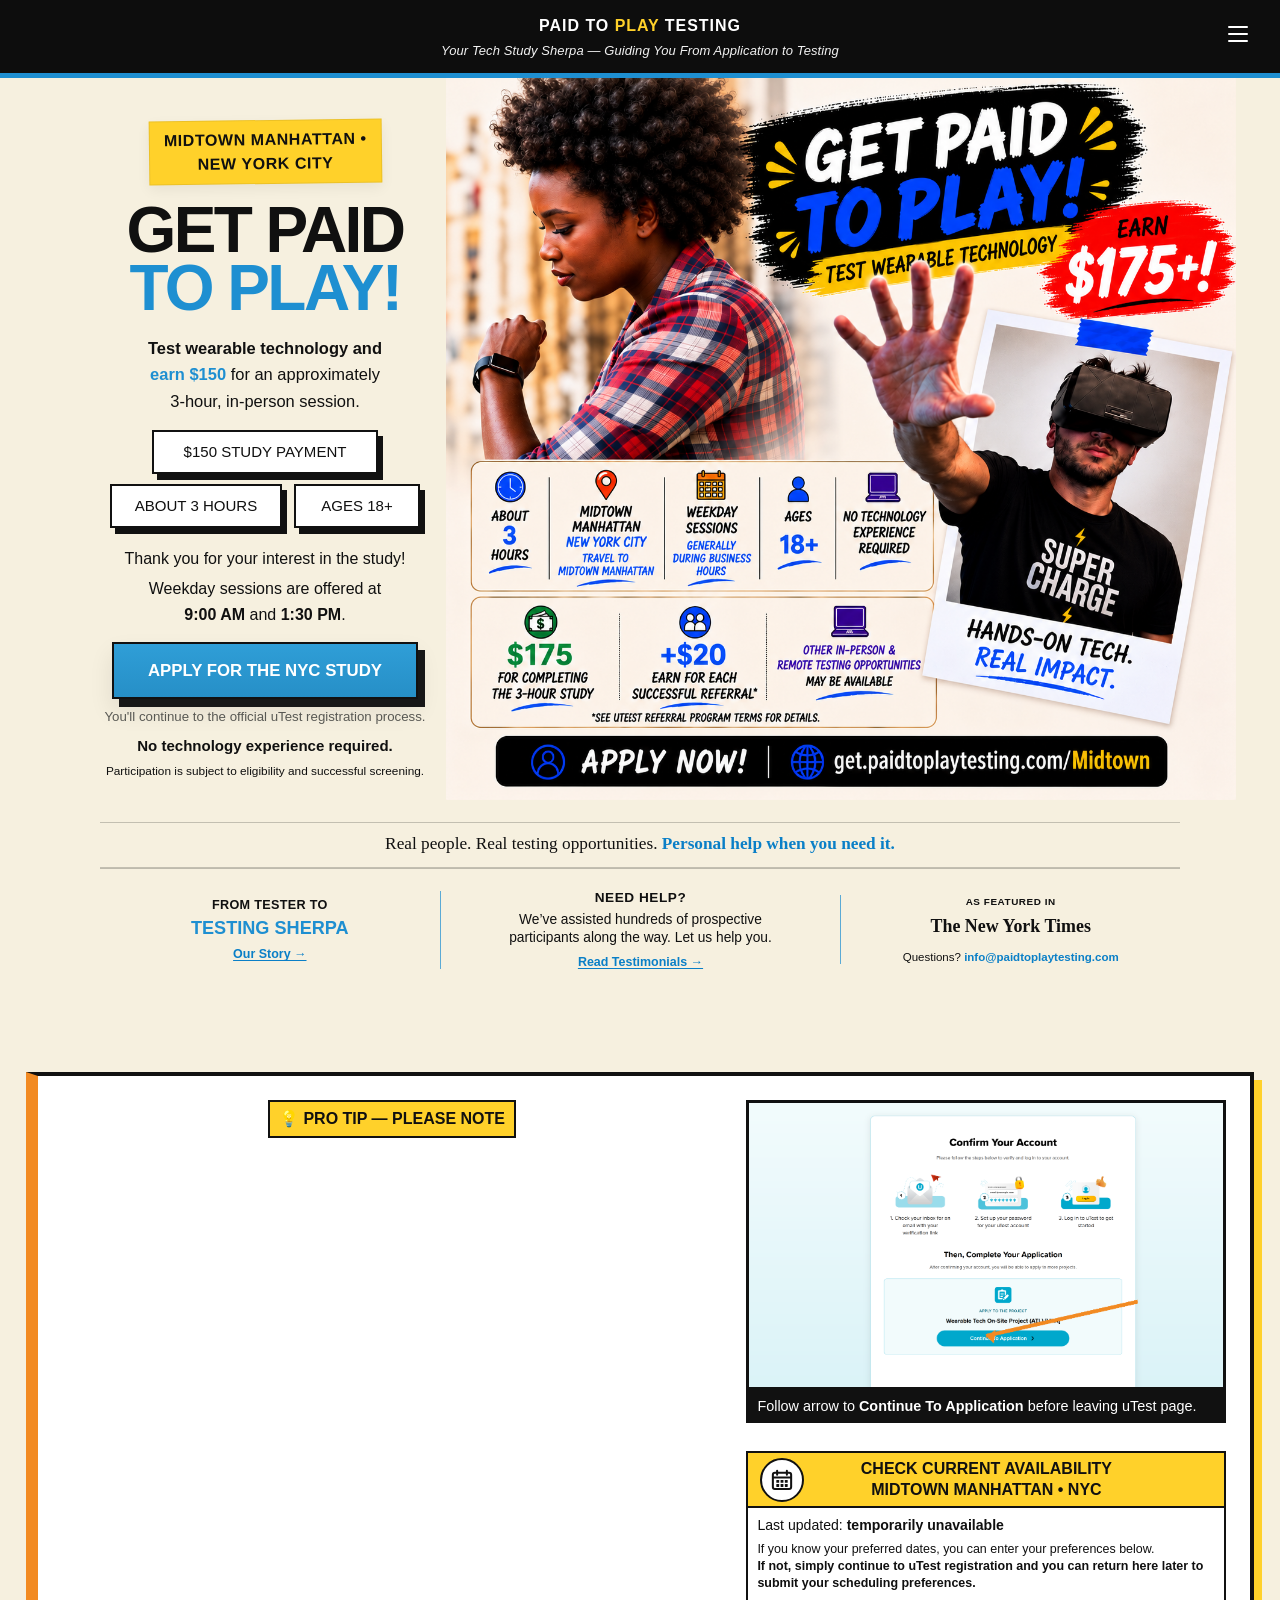
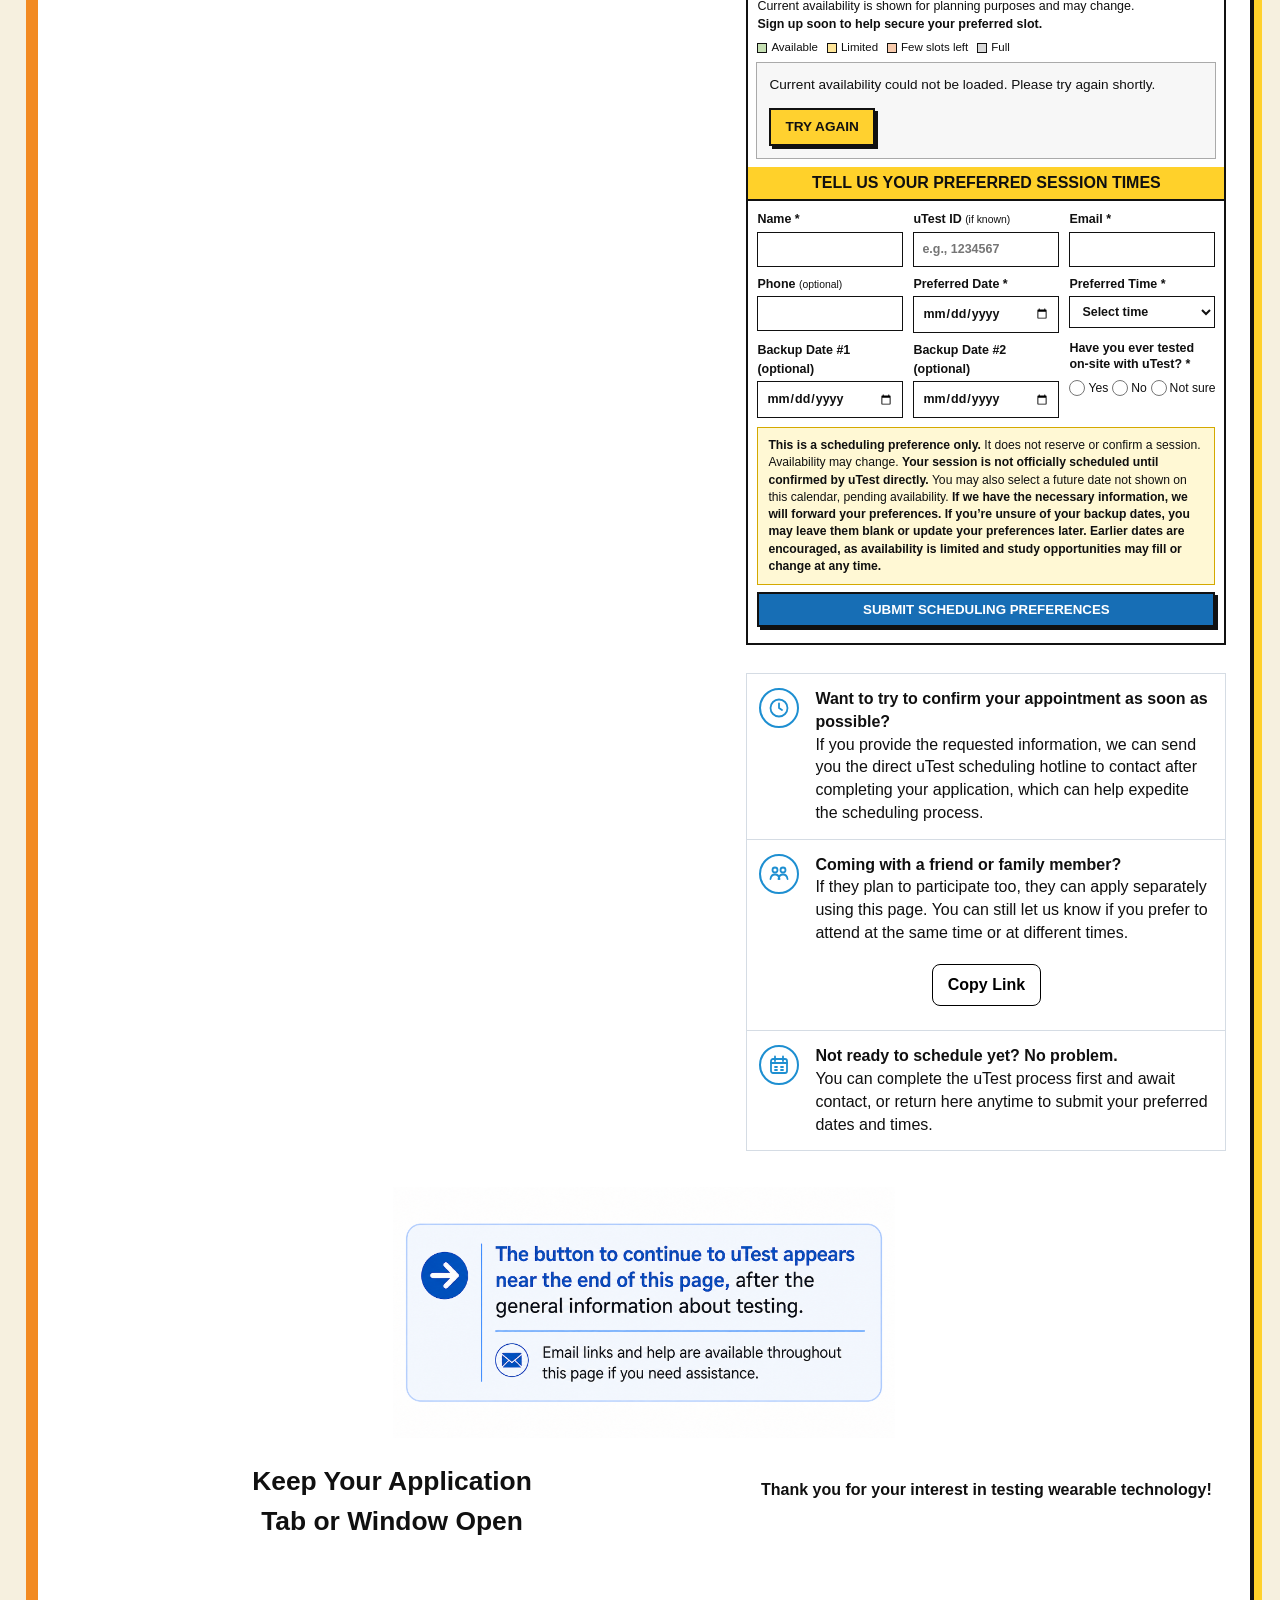
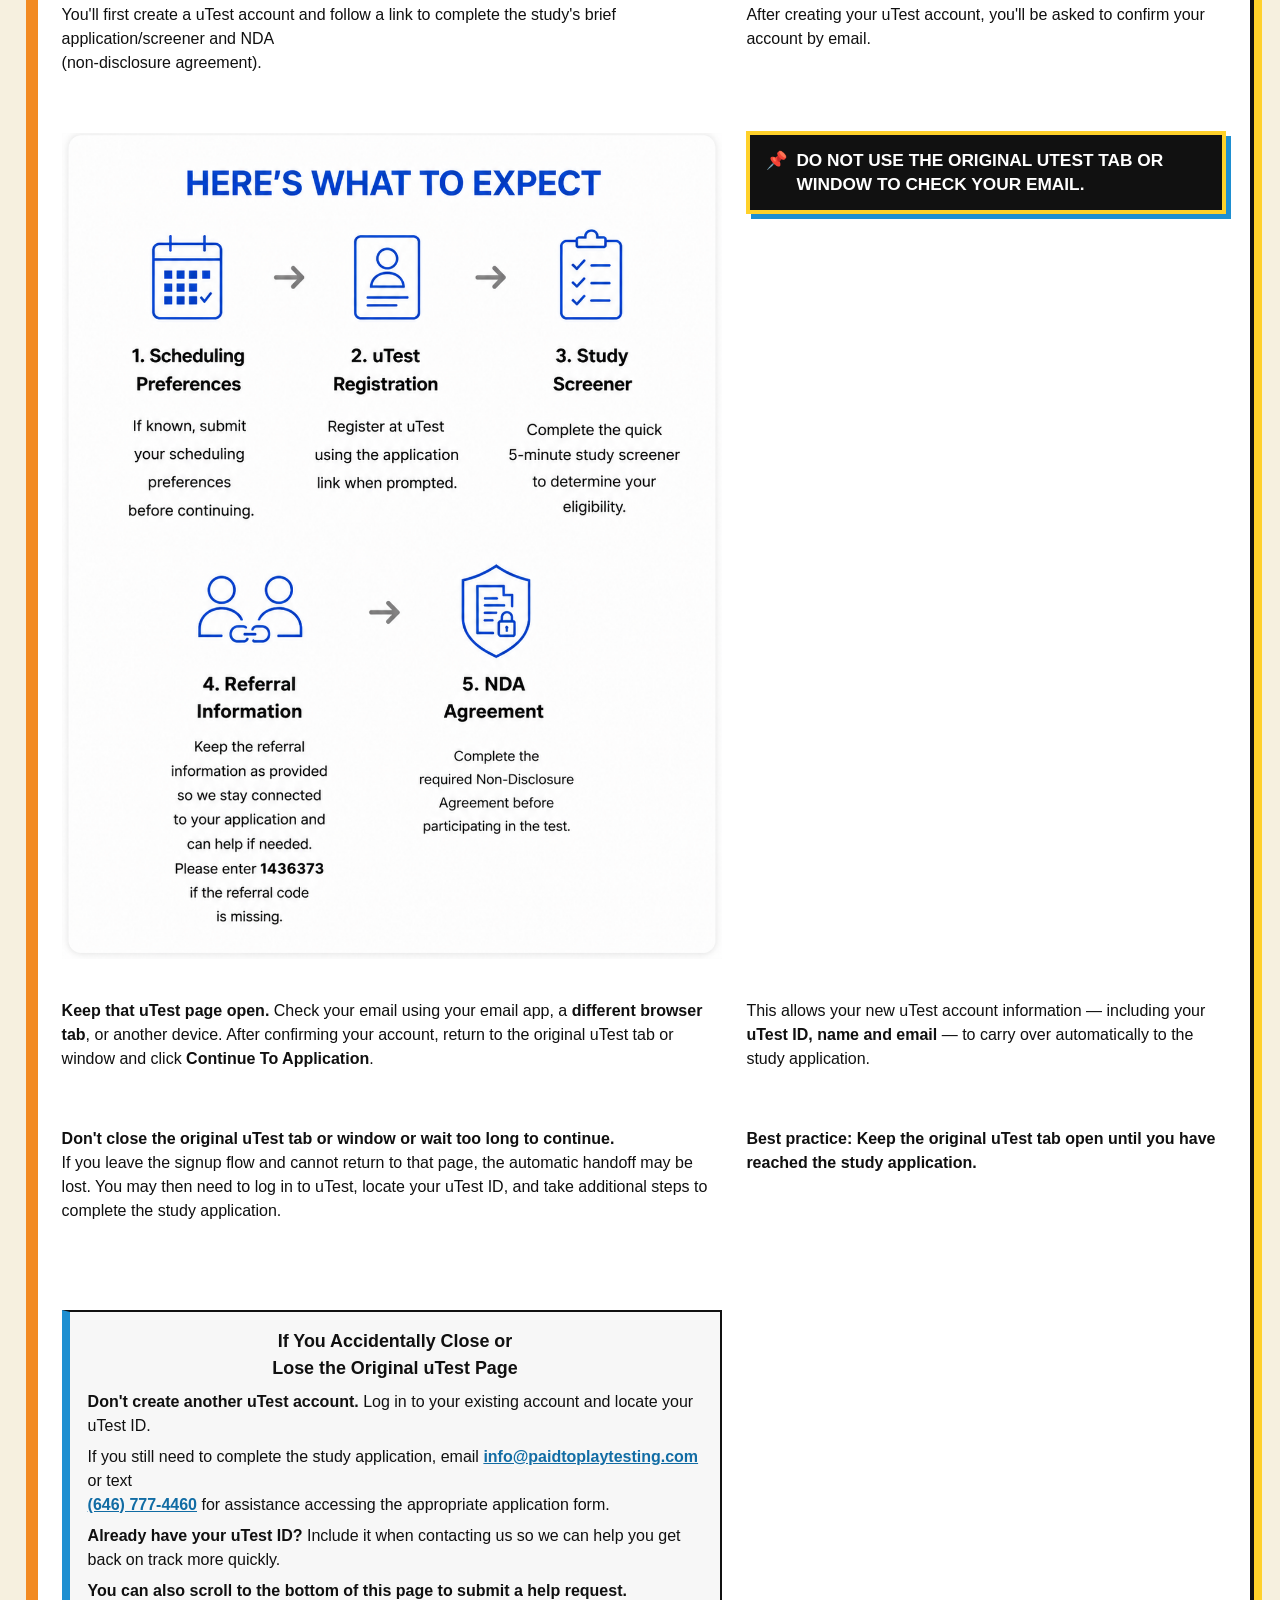
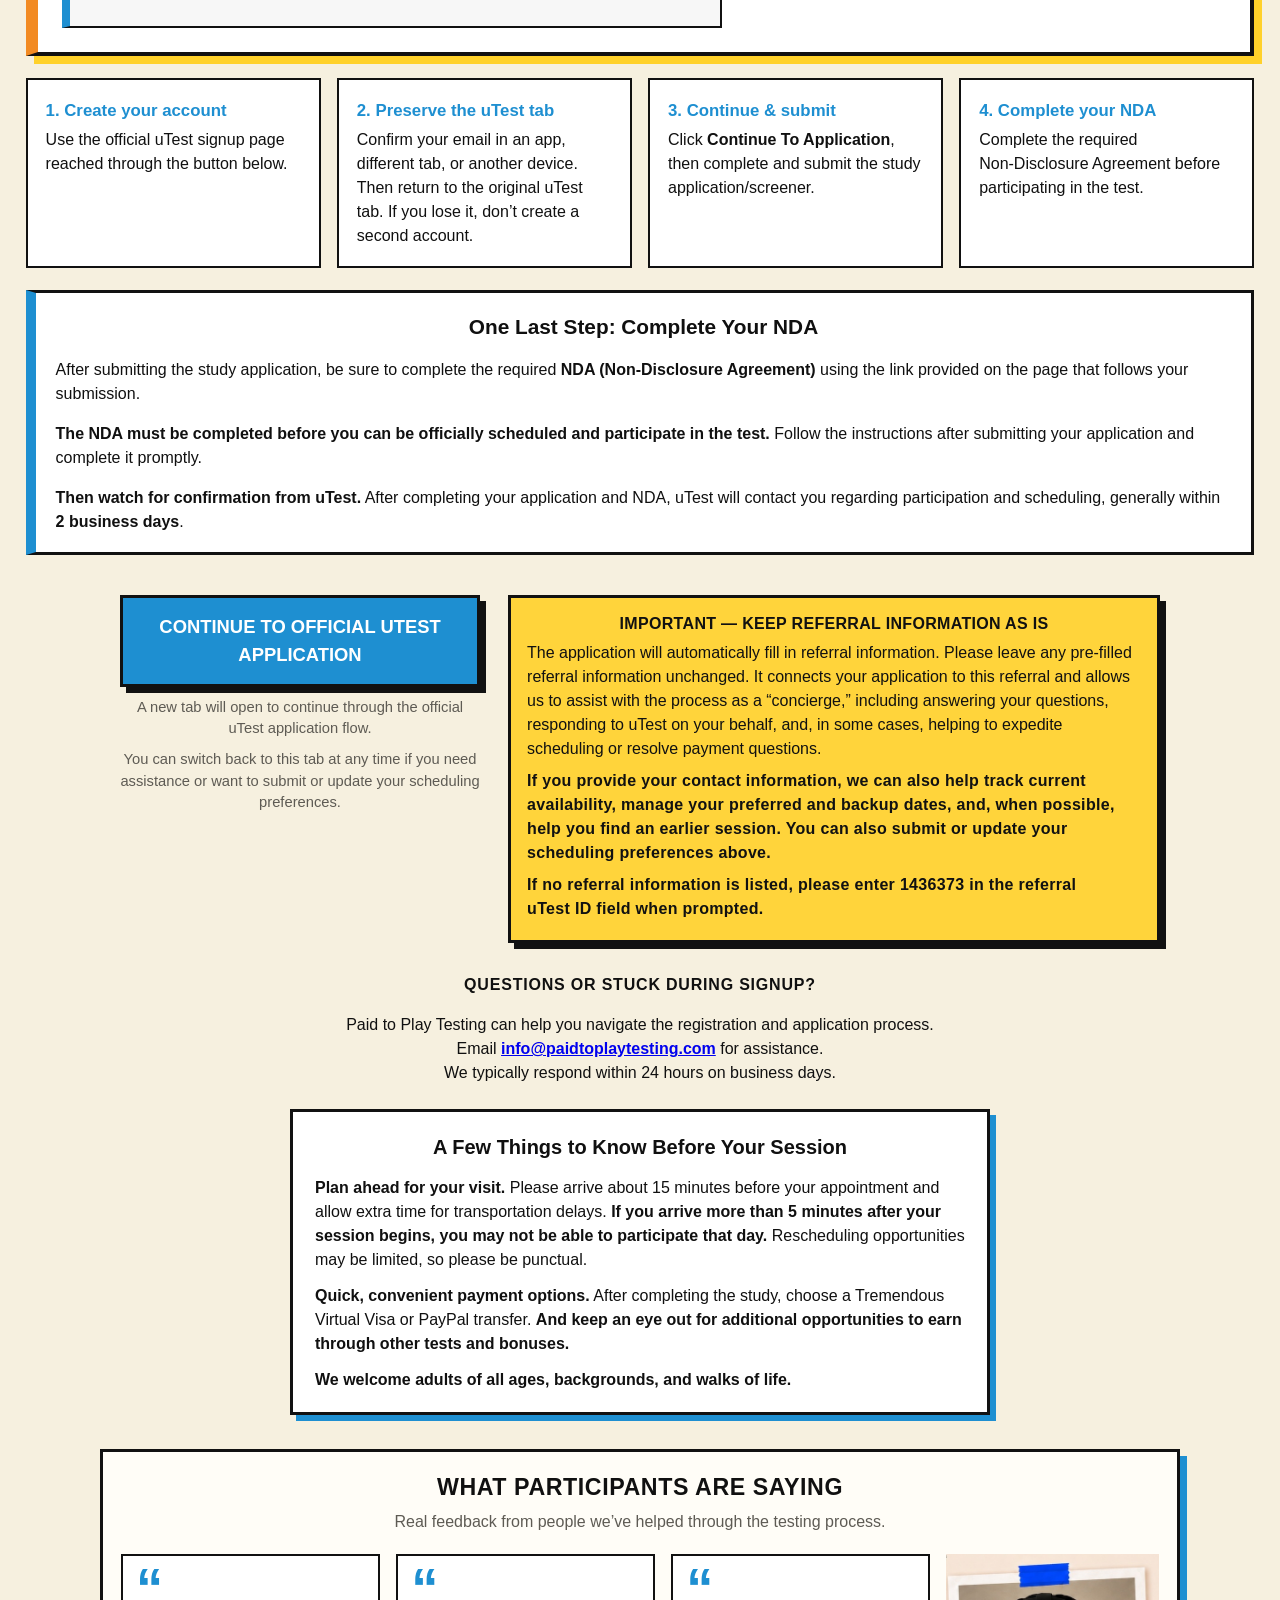
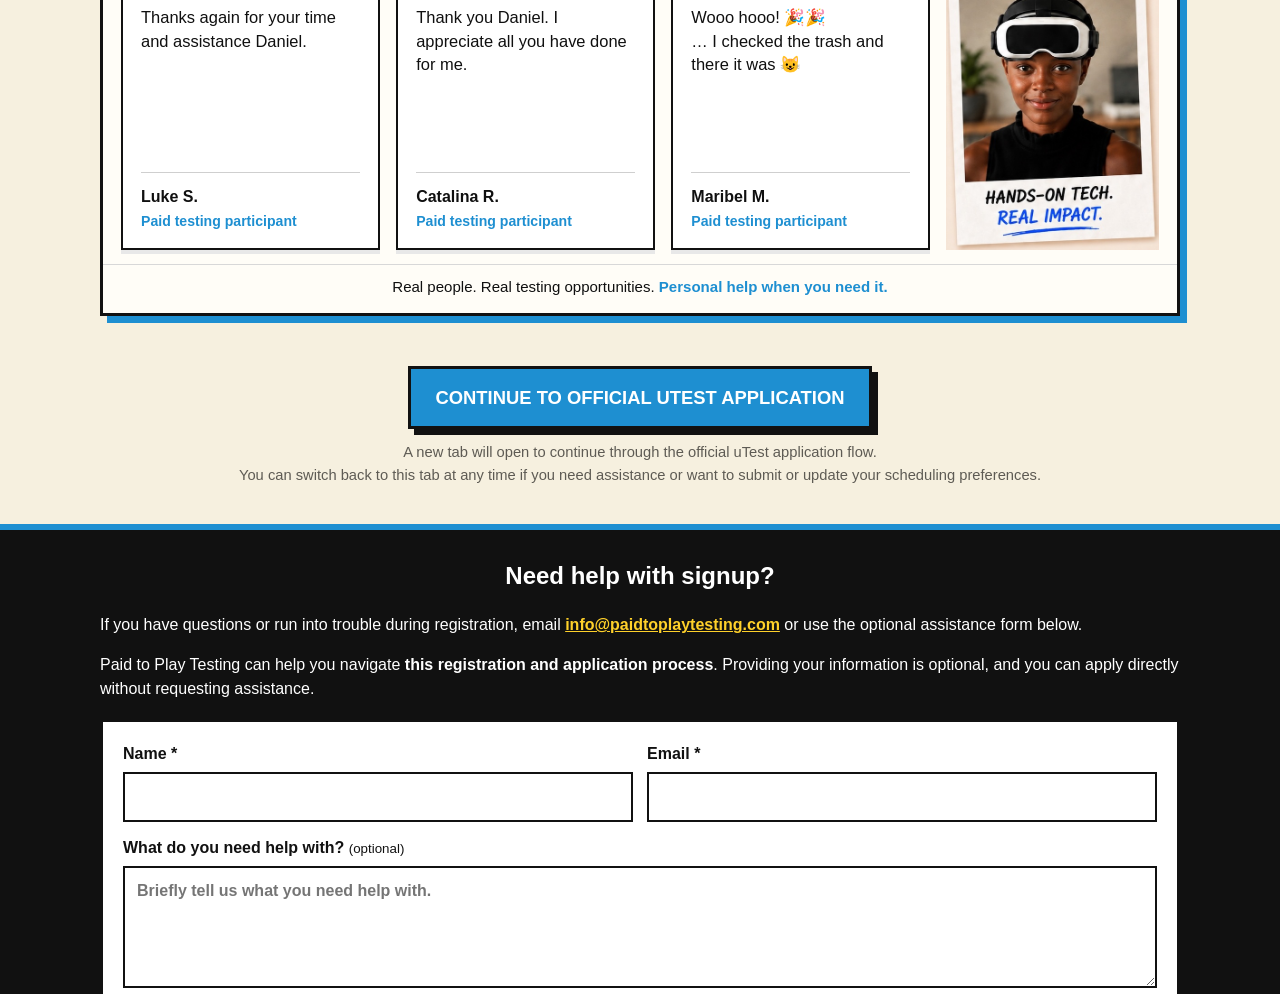
<file: Midtown/indexoldc.html>
<!doctype html>
<html lang="en">
<head>
<meta charset="utf-8">
<meta name="viewport" content="width=device-width, initial-scale=1">
<meta name="format-detection" content="telephone=no">
<title>Midtown Wearable Technology Study | Paid to Play Testing</title>
<meta name="description" content="New York City-area adults: apply for an in-person wearable technology testing opportunity in Midtown Manhattan paying $150 for approximately 3 hours.">
<link rel="stylesheet" href="../assets/style.css?v=1393">
<link rel="icon" type="image/png" sizes="512x512" href="../assets/favicon.png?v=47">
<link rel="shortcut icon" href="../assets/favicon.ico?v=47">

<style>
.brand-sherpa-tagline{
  margin-top:5px;
  font-size:13px;
  line-height:1.25;
  font-style:italic;
  font-weight:500;
  color:#f2f2f2;
  text-align:center;
  letter-spacing:.1px;
}
@media (max-width:600px){
  .brand-sherpa-tagline{
    font-size:11px;
    line-height:1.25;
    margin-top:4px;
    padding:0 12px;
  }
}
</style>


<style>
/* v40: center both brand lines in the black site header */
.site-header,
header.site-header,
.topbar,
header.topbar {
  text-align: center;
}
.site-header .brand,
header.site-header .brand,
.topbar .brand,
header.topbar .brand {
  width: 100%;
  margin-left: auto;
  margin-right: auto;
  text-align: center;
}
.brand-sherpa-tagline {
  text-align: center;
}
</style>


<style>
header.topbar {
  text-align:center !important;
}
header.topbar > * {
  margin-left:auto !important;
  margin-right:auto !important;
}
</style>


<style>
/* v41: slightly tighten the separation between the application CTA and What to expect */
.two-col {
  margin-top: -22px;
}
@media (max-width: 700px) {
  .two-col {
    margin-top: -16px;
  }
}

/* Atlanta desktop parity with the locked Midtown hero rhythm.
   Desktop only: mobile/tablet markup behavior remains unchanged. */
.atlanta-desktop-break,
.atlanta-desktop-thanks {
  display: none;
}
@media (min-width: 901px) {
  body.atlanta .hero .atlanta-desktop-break {
    display: inline;
  }
  body.atlanta .hero .desktop-lead-break {
    display: none;
  }
  body.atlanta .hero .hero-thanks-full {
    display: none;
  }
  body.atlanta .hero .atlanta-desktop-thanks {
    display: inline;
  }
  body.atlanta .hero .atlanta-desktop-hidden {
    display: none;
  }
}
</style>

<style>
/* ATLANTA DESKTOP CONSOLIDATED POLISH — desktop only; portrait mobile remains locked. */
.atlanta-desktop-ribbon-break{display:none}
.atlanta-desktop-post-cta{display:none}
.midtown-mobile-ribbon-text{display:none}
@media (max-width:600px) and (orientation:portrait){
  .midtown-desktop-ribbon-text{display:none}
  .midtown-mobile-ribbon-text{display:inline}
}
@media (min-width:901px){
  body.atlanta .hero .atlanta-desktop-ribbon-break{display:block}

  /* Slightly more breathing room through the established desktop hero rhythm. */
  body.atlanta .hero .offer{margin:16px auto 18px!important}
  body.atlanta .hero .session-times{margin:3px auto 12px!important}
  body.atlanta .hero .hero-cta-row{margin-top:13px!important;margin-bottom:9px!important}
  body.atlanta .hero .hero-note{margin-top:8px!important}
  body.atlanta .hero{padding-bottom:47px!important}
  body.atlanta .hero .atlanta-desktop-post-cta{display:block;margin:10px auto 0;max-width:430px;text-align:center}
  body.atlanta .hero .atlanta-desktop-no-tech{margin:0;font-size:.94rem;line-height:1.35;font-weight:700}
  body.atlanta .hero .atlanta-desktop-eligibility{margin:8px 0 0;font-size:.74rem;line-height:1.35;font-weight:400}

  /* Desktop credibility order: Story | Need Help | Press. */
  body.atlanta .credibility-grid{grid-template-columns:1fr 1.18fr 1fr}
  body.atlanta .credibility-item{gap:5px;transform:translateY(0px)}
  body.atlanta .credibility-story>span{font-size:.79rem;letter-spacing:.025em}
  body.atlanta .credibility-story>strong{margin-top:0}
  body.atlanta .credibility-help>strong{font-size:.85rem;line-height:1.1;letter-spacing:.04em}
  body.atlanta .credibility-help>span{max-width:300px;font-size:.86rem;line-height:1.32}
  body.atlanta .atlanta-desktop-trust-link{display:inline-block;margin-top:3px;color:#0a7fc7;font-size:.78rem;line-height:1.15;font-weight:800;text-decoration:underline;text-underline-offset:2px}
  body.atlanta .credibility-press .credibility-eyebrow{font-size:.62rem;margin-bottom:2px}
  body.atlanta .credibility-press>strong{font-size:1.12rem}

  /* Desktop-only spacing test: modest breathing room after credibility strip. */
  body.atlanta .hero-credibility{padding-bottom:69px}

  /* Reuse the approved Atlanta modal language on desktop without touching mobile rules. */
  body.atlanta .atlanta-modal-backdrop{position:fixed;inset:0;z-index:10000;display:flex;align-items:center;justify-content:center;padding:24px;box-sizing:border-box;background:rgba(0,0,0,.62);overscroll-behavior:contain}
  body.atlanta .atlanta-modal-backdrop[hidden]{display:none!important}
  body.atlanta .atlanta-modal{position:relative;width:min(560px,calc(100vw - 48px));max-height:calc(100vh - 64px);overflow:auto;overflow-x:hidden;box-sizing:border-box;padding:28px 26px 25px;border:2px solid #111;border-radius:4px;background:#F6F0DF;color:#111;box-shadow:7px 7px 0 #118ee8;outline:none;-webkit-overflow-scrolling:touch}
  body.atlanta .atlanta-modal-accent{width:54px;height:5px;margin:0 0 13px;background:#f2cc21;transform:rotate(-1deg)}
  body.atlanta .atlanta-modal h2{margin:0 42px 15px 0;font-size:1.42rem;line-height:1.08;letter-spacing:.01em}
  body.atlanta .atlanta-modal p{margin:0 0 12px;font-size:.94rem;line-height:1.5}
  body.atlanta .atlanta-modal-close{position:absolute;top:12px;right:12px;width:36px;height:36px;padding:0;border:2px solid #111;border-radius:50%;background:#fff;color:#111;font:700 25px/30px Arial,sans-serif;text-align:center;cursor:pointer}
  body.atlanta .atlanta-modal-callout{margin:16px 0;padding:13px 14px;border:2px solid #111;background:#fff;box-shadow:4px 4px 0 #f2cc21}
  body.atlanta .atlanta-modal-callout>strong{display:block;margin-bottom:6px;font-size:.8rem;letter-spacing:.07em}
  body.atlanta .atlanta-modal-callout span{display:block;font-size:.88rem;line-height:1.44}
  body.atlanta .atlanta-modal-ending{margin-bottom:0!important}
  body.atlanta .atlanta-testimonial-card{margin:0 0 13px;padding:14px 15px;border:1.5px solid #111;background:#fff}
  body.atlanta .atlanta-testimonial-card:last-child{margin-bottom:0}
  body.atlanta .atlanta-testimonial-card p{margin:0 0 8px;font-size:.95rem;line-height:1.44}
  body.atlanta .atlanta-testimonial-card cite{display:block;font-size:.8rem;font-style:normal;font-weight:800}
  body.atlanta #atlanta-story-modal .atlanta-modal{padding-top:24px;padding-bottom:21px}
}
</style>

<!-- Privacy-friendly analytics by Plausible -->
<script async src="https://plausible.io/js/pa-c0Wt8fwlB-uVM_wcIl6Fx.js"></script>
<script>
  window.plausible=window.plausible||function(){(plausible.q=plausible.q||[]).push(arguments)},plausible.init=plausible.init||function(i){plausible.o=i||{}};
  plausible.init()
</script>


<style>
/* ATLANTA LOCKED PORTRAIT MOBILE IMPLEMENTATION — approved 2026-08-18 */
.atlanta-mobile-woman,.atlanta-mobile-vr,.atlanta-mobile-menu,.atlanta-mobile-credibility{display:none}
.atlanta-mobile-redirect-break{display:none}

@media (max-width:600px) and (orientation:portrait){
  html,body.atlanta{max-width:100%;overflow-x:clip}
  @supports not (overflow:clip){html,body.atlanta{overflow-x:hidden}}

  body.atlanta .topbar{
    position:relative!important;z-index:auto!important;overflow:visible!important;background:transparent!important;
    min-height:118px;padding:20px 48px 15px 16px;border-bottom:4px solid #118ee8;box-sizing:border-box;
  }
  body.atlanta .topbar::before{content:"";position:absolute;inset:0;z-index:0;background:#070707;pointer-events:none}
  body.atlanta .topbar .brand{position:relative;z-index:30!important;width:auto!important;font-size:21px;line-height:1.08;letter-spacing:.7px}
  body.atlanta .brand-sherpa-tagline{position:relative;z-index:30!important;max-width:300px;margin:8px auto 0!important;font-size:11px;line-height:1.45;font-style:normal}
  body.atlanta .atlanta-mobile-menu{display:none;position:absolute;z-index:30!important;right:18px;top:27px;width:29px;height:24px;padding:0;border:0;background:transparent;pointer-events:none}
  body.atlanta .atlanta-mobile-menu::before,body.atlanta .atlanta-mobile-menu::after,body.atlanta .atlanta-mobile-menu span{content:"";display:block;width:29px;height:3px;margin:0 0 6px;border-radius:2px;background:#fff}

  body.atlanta .hero{position:relative!important;z-index:auto!important;background:#F6F0DF;padding:20px 0 14px!important;overflow:visible!important}
  body.atlanta .hero-grid{display:block}
  body.atlanta .hero .copy{position:relative;min-height:670px!important;text-align:left;isolation:isolate;overflow:visible!important}
  body.atlanta .hero .visual{display:none!important}

  body.atlanta .atlanta-mobile-woman{display:block;position:absolute;top:-92px;right:-58px;width:167px;height:350px;overflow:visible;z-index:12;pointer-events:none}
  body.atlanta .atlanta-mobile-woman img{position:absolute;display:block;width:181px;max-width:none;height:auto;top:0;right:-6px}
  body.atlanta .atlanta-mobile-vr{display:block;position:absolute;top:286px;right:-10px;width:179px;height:auto;overflow:visible;z-index:16;pointer-events:none;transform:rotate(2.5deg);transform-origin:center}
  body.atlanta .atlanta-mobile-vr img{display:block;width:100%;height:auto;max-width:none}

  body.atlanta .hero .kicker{position:relative;z-index:20!important;width:max-content;max-width:none!important;margin:0 0 14px!important;padding:7px 9px!important;font-size:.69rem!important;line-height:1.15;white-space:nowrap;transform:translate(24px,-12px) rotate(-1deg)!important}
  body.atlanta .hero h1{position:relative;z-index:20!important;width:196px!important;margin:0 0 14px!important;font-size:40px!important;line-height:.88!important;white-space:nowrap;transform:translate(24px,-12px)!important}
  body.atlanta .hero .lead{position:relative;z-index:20!important;width:214px!important;max-width:214px!important;margin:0!important;font-size:.91rem!important;line-height:1.48!important;text-align:left;transform:translate(24px,-12px)!important}

  body.atlanta .hero .offer{position:relative;z-index:20!important;display:flex!important;flex-direction:column!important;align-items:center!important;gap:8px!important;width:254px!important;max-width:254px!important;margin:10px auto 17px!important;transform:translate(-48px,-12px)!important}
  body.atlanta .hero .offer-lower-pair{display:flex!important;flex-direction:row!important;align-items:stretch!important;justify-content:center!important;gap:9px!important;width:auto!important}
  body.atlanta .hero .pill{width:auto!important;min-height:38px!important;padding:8px 10px!important;font-size:.76rem!important;line-height:1.05!important;white-space:nowrap!important;box-shadow:3px 3px 0 #111!important}
  body.atlanta .hero .offer-detail-trigger:first-of-type{width:190px!important}
  body.atlanta .hero .offer-detail-trigger[data-detail="duration"]{width:137px!important}
  body.atlanta .hero .offer-detail-trigger[data-detail="age"]{width:101px!important}
  body.atlanta .offer-detail-trigger{position:relative!important;touch-action:manipulation}
  body.atlanta .offer-detail-trigger::after{content:"›";position:absolute;right:10px;top:50%;transform:translateY(-52%);font-size:.92em;line-height:1;font-weight:700;opacity:.58;pointer-events:none}
  body.atlanta .offer-detail-trigger:active{transform:translate(2px,2px)!important;box-shadow:2px 2px 0 #111!important}

  body.atlanta .offer-popover{box-sizing:border-box!important;left:calc(50% + 48px)!important;width:calc(100vw - 40px)!important;max-width:360px!important;min-width:0!important;padding:16px 42px 16px 16px!important;overflow-wrap:anywhere!important;word-break:normal!important}
  body.atlanta .offer-popover-copy{max-width:100%!important;min-width:0!important}
  body.atlanta .offer-popover-close{right:8px!important;top:8px!important}

  body.atlanta .hero .session-times{position:absolute!important;top:330px!important;left:14px!important;width:166px!important;max-width:166px!important;min-height:0!important;margin:0!important;padding:0!important;text-align:center!important;font-size:.83rem!important;line-height:1.48!important;z-index:18!important}
  body.atlanta .hero .hero-thanks{display:block!important;text-align:center!important;margin:0 0 7px!important}
  body.atlanta .hero .hero-thanks-full,body.atlanta .hero .atlanta-desktop-thanks{display:none!important}
  body.atlanta .hero .hero-thanks-mobile{display:inline!important}
  body.atlanta .hero .atlanta-session-offered,body.atlanta .hero .atlanta-desktop-hidden{display:none!important}
  body.atlanta .hero .mobile-session-break{display:inline!important}

  body.atlanta .hero .hero-cta-row{position:absolute!important;top:548px!important;left:0!important;right:0!important;width:100%!important;margin:0!important;text-align:center!important;z-index:24!important}
  body.atlanta .hero .hero-cta-row .cta{position:relative!important;z-index:24!important;display:inline-block!important;width:min(330px,86vw)!important;min-width:0!important;max-width:330px!important;min-height:0!important;box-sizing:border-box!important;padding:10px 18px 11px!important;font-size:1.22rem!important;line-height:.98!important;white-space:normal!important;text-align:center!important;border-width:2px!important;box-shadow:5px 5px 0 #111!important}
  body.atlanta .hero .hero-cta-row .cta .cta-atl-prefix,body.atlanta .hero .hero-cta-row .cta .cta-atl-rest{display:block!important}
  body.atlanta .hero .hero-note{position:absolute!important;top:615px!important;left:50%!important;transform:translateX(-50%)!important;z-index:26!important;width:300px!important;max-width:80vw!important;margin:0!important;padding:5px 6px!important;box-sizing:border-box!important;background:#F6F0DF!important;text-align:center!important;font-size:.88rem!important;line-height:1.34!important}
  body.atlanta .atlanta-mobile-redirect-break{display:inline}

  body.atlanta .hero-credibility .credibility-grid{display:none!important}
  body.atlanta .hero-credibility{position:relative;z-index:10;margin-top:0!important;padding:18px 20px 22px!important;background:#F6F0DF!important}
  body.atlanta .atlanta-mobile-credibility{display:block!important;max-width:330px;margin:0 auto;text-align:center}
  body.atlanta .atlanta-mobile-trust-block{padding:13px 0}
  body.atlanta .atlanta-mobile-trust-block + .atlanta-mobile-trust-block{border-top:1px solid rgba(17,17,17,.18)}
  body.atlanta .atlanta-mobile-trust-kicker{font-size:1.04rem;line-height:1.16;font-weight:800;letter-spacing:.08em;text-transform:uppercase}
  body.atlanta .atlanta-mobile-trust-link{display:inline-block;margin-top:4px;font-size:1.02rem;line-height:1.22;font-weight:700;color:inherit;text-decoration:underline;text-underline-offset:2px;cursor:pointer}
  body.atlanta .atlanta-mobile-trust-help p{margin:7px auto 5px;max-width:315px;font-size:1.08rem;line-height:1.4}
  body.atlanta .atlanta-mobile-trust-press .atlanta-mobile-trust-kicker{font-size:.68rem;line-height:1.18}
  body.atlanta .atlanta-mobile-trust-nyt{margin-top:4px;font-family:Georgia,"Times New Roman",serif;font-size:1rem;line-height:1.12;font-weight:700}

  .atlanta-modal-backdrop{position:fixed;inset:0;z-index:10000;display:flex;align-items:center;justify-content:center;padding:18px;box-sizing:border-box;background:rgba(0,0,0,.62);overscroll-behavior:contain}
  .atlanta-modal-backdrop[hidden]{display:none!important}
  .atlanta-modal{position:relative;width:min(360px,calc(100vw - 36px));max-height:calc(100dvh - 36px);overflow:auto;overflow-x:hidden;box-sizing:border-box;padding:25px 20px 22px;border:2px solid #111;border-radius:4px;background:#F6F0DF;color:#111;box-shadow:7px 7px 0 #118ee8;outline:none;-webkit-overflow-scrolling:touch}
  .atlanta-modal-accent{width:54px;height:5px;margin:0 0 13px;background:#f2cc21;transform:rotate(-1deg)}
  .atlanta-modal h2{margin:0 35px 15px 0;font-size:1.28rem;line-height:1.08;letter-spacing:.01em}
  .atlanta-modal p{margin:0 0 12px;font-size:.88rem;line-height:1.48}
  .atlanta-modal-close{position:absolute;top:10px;right:10px;width:34px;height:34px;padding:0;border:2px solid #111;border-radius:50%;background:#fff;color:#111;font:700 24px/28px Arial,sans-serif;text-align:center;cursor:pointer}
  .atlanta-modal-callout{margin:15px 0;padding:12px 13px;border:2px solid #111;background:#fff;box-shadow:4px 4px 0 #f2cc21}
  .atlanta-modal-callout>strong{display:block;margin-bottom:6px;font-size:.78rem;letter-spacing:.07em}
  .atlanta-modal-callout span{display:block;font-size:.82rem;line-height:1.42}
  .atlanta-modal-ending{margin-bottom:0!important}
  .atlanta-testimonial-card{margin:0 0 13px;padding:13px 14px;border:1.5px solid #111;background:#fff}
  .atlanta-testimonial-card:last-child{margin-bottom:0}
  .atlanta-testimonial-card p{margin:0 0 8px;font-size:.9rem;line-height:1.42}
  .atlanta-testimonial-card cite{display:block;font-size:.78rem;font-style:normal;font-weight:800}

  #atlanta-story-modal .atlanta-modal{padding-top:22px!important;padding-bottom:18px!important}
  #atlanta-story-modal .atlanta-modal-accent{margin-bottom:9px!important}
  #atlanta-story-modal .atlanta-modal h2{margin-bottom:10px!important}
  #atlanta-story-modal .atlanta-modal p{margin-bottom:8px!important}
  #atlanta-story-modal .atlanta-modal-callout{margin-top:10px!important;margin-bottom:9px!important;padding-top:9px!important;padding-bottom:9px!important}
  #atlanta-story-modal .atlanta-modal-callout>strong{margin-bottom:5px!important}
  #atlanta-story-modal .atlanta-modal-ending{margin-top:0!important;margin-bottom:0!important}
}
@media (min-width:414px) and (max-width:600px) and (orientation:portrait){body.atlanta .atlanta-mobile-woman{right:-50px}}
@media (min-width:430px) and (max-width:600px) and (orientation:portrait){body.atlanta .atlanta-mobile-woman{right:-46px}}
html.atlanta-modal-open,body.atlanta-modal-open{overflow:hidden!important;overscroll-behavior:none!important}
</style>


<style>
/* Atlanta desktop contact + minimal hamburger utility test. Desktop only; mobile remains locked. */
.atlanta-desktop-contact,.atlanta-desktop-utility-menu{display:none}
@media (min-width:901px){
  body.atlanta .credibility-press .atlanta-desktop-contact{display:block;margin-top:8px;font-family:Arial,Helvetica,sans-serif;font-size:.72rem;line-height:1.25;font-weight:400;color:#111;text-align:center}
  body.atlanta .credibility-press .atlanta-desktop-contact a{color:#0a7fc7;font-weight:700;text-decoration:none}
  body.atlanta header.topbar .atlanta-mobile-menu{display:block;position:absolute;z-index:80;right:20px;top:12px;width:44px;height:44px;padding:0;border:0;background:transparent;pointer-events:auto;cursor:pointer}
  body.atlanta header.topbar .atlanta-mobile-menu::before,body.atlanta header.topbar .atlanta-mobile-menu::after,body.atlanta header.topbar .atlanta-mobile-menu span{content:"";position:absolute;left:12px;display:block;width:20px;height:2px;margin:0;border-radius:1px;background:#fff}
  body.atlanta header.topbar .atlanta-mobile-menu::before{top:14px}
  body.atlanta header.topbar .atlanta-mobile-menu span{top:21px}
  body.atlanta header.topbar .atlanta-mobile-menu::after{top:28px}
  body.atlanta .atlanta-desktop-utility-menu{display:block;position:fixed;z-index:75;top:0;right:0;width:100%;height:100%;pointer-events:none}
  body.atlanta .atlanta-desktop-utility-menu[hidden]{display:none}
  body.atlanta .atlanta-desktop-utility-panel{position:absolute;top:76px;right:24px;width:min(330px,calc(100vw - 48px));padding:14px 16px 16px;background:#0b0b0b;border:2px solid #111;box-shadow:5px 5px 0 #1696d2;pointer-events:auto}
  body.atlanta .atlanta-desktop-utility-panel a,body.atlanta .atlanta-desktop-utility-panel button{display:block;width:100%;box-sizing:border-box;margin:0;padding:11px 8px;border:0;border-bottom:1px solid rgba(255,255,255,.2);background:transparent;color:#fff;font:700 13px/1.2 Arial,Helvetica,sans-serif;text-align:left;text-decoration:none;cursor:pointer}
  body.atlanta .atlanta-desktop-utility-panel a:hover,body.atlanta .atlanta-desktop-utility-panel button:hover{color:#28a9e2}
  body.atlanta .atlanta-desktop-utility-panel .atlanta-desktop-menu-close{padding-top:3px;padding-bottom:9px;color:#f2c300;font-size:11px;text-align:right}
  body.atlanta .atlanta-desktop-utility-panel .atlanta-desktop-menu-main-site{margin-top:8px;padding-top:14px;border-top:1px solid rgba(255,255,255,.28);color:#cfcfcf;font-weight:600}
  body.atlanta .atlanta-desktop-utility-panel > :last-child{border-bottom:0}
}
</style>
<style>
/* ATLANTA MOBILE COMPOSITION PROTOTYPE — isolated duplicate only.
   Production Atlanta HTML and shared CSS remain untouched. */
.mobile-woman-stage,.mobile-promo-stage,.mobile-vr-stage,.mobile-menu-prototype{display:none}
@media (max-width:600px) and (orientation:portrait){
  body.mobile-woman-prototype .topbar{
    position:relative;
    min-height:118px;
    padding:20px 48px 15px 16px;
    border-bottom:4px solid #118ee8;
    box-sizing:border-box;
  }
  body.mobile-woman-prototype .topbar .brand{
    width:auto!important;
    font-size:21px;
    line-height:1.08;
    letter-spacing:.7px;
  }
  body.mobile-woman-prototype .brand-sherpa-tagline{
    max-width:300px;
    margin:8px auto 0!important;
    font-size:11px;
    line-height:1.45;
    font-style:normal;
  }
  body.mobile-woman-prototype .mobile-menu-prototype{
    display:block;
    position:absolute;
    right:18px;
    top:27px;
    width:29px;
    height:24px;
    padding:0;
    border:0;
    background:transparent;
    pointer-events:none;
  }
  body.mobile-woman-prototype .mobile-menu-prototype::before,
  body.mobile-woman-prototype .mobile-menu-prototype::after,
  body.mobile-woman-prototype .mobile-menu-prototype span{
    content:"";
    display:block;
    width:29px;
    height:3px;
    margin:0 0 6px;
    border-radius:2px;
    background:#fff;
  }

  body.mobile-woman-prototype .hero{
    position:relative;
    background:#F6F0DF;
    padding:25px 0 22px;
    overflow:hidden;
  }
  body.mobile-woman-prototype .hero-grid{display:block}
  body.mobile-woman-prototype .hero .copy{
    position:relative;
    min-height:770px;
    text-align:left;
    isolation:isolate;
  }
  body.mobile-woman-prototype .hero .visual{display:none!important}

  /* Upper-right woman: transparent asset over the site's cream field. */
  body.mobile-woman-prototype .mobile-woman-stage{
    display:block;
    position:absolute;
    z-index:1;
    top:-27px;
    right:-40px;
    width:222px;
    height:355px;
    overflow:hidden;
    pointer-events:none;
  }
  body.mobile-woman-prototype .mobile-woman-stage img{
    position:absolute;
    display:block;
    width:238px;
    max-width:none;
    height:auto;
    top:-1px;
    right:-8px;
  }

  body.mobile-woman-prototype .hero .kicker{
    position:relative;
    z-index:4;
    width:max-content;
    max-width:225px;
    margin:0 0 16px;
    padding:8px 10px;
    font-size:.72rem;
    line-height:1.15;
    white-space:nowrap;
  }
  body.mobile-woman-prototype .hero h1{
    position:relative;
    z-index:4;
    width:217px;
    margin:0 0 17px;
    font-size:42px;
    line-height:.89;
    white-space:nowrap;
  }
  body.mobile-woman-prototype .hero .lead{
    position:relative;
    z-index:4;
    width:205px;
    max-width:205px;
    margin:0;
    font-size:.95rem;
    line-height:1.5;
    text-align:left;
  }

  /* Keep the existing study controls live and readable. */
  body.mobile-woman-prototype .hero .offer{
    position:relative;
    z-index:6;
    width:306px!important;
    margin:30px 0 22px 0!important;
  }

  /* Independent promo artwork, tucked into the woman/control relationship. */
  body.mobile-woman-prototype .mobile-promo-stage{
    display:block;
    position:absolute;
    z-index:5;
    top:344px;
    right:-2px;
    width:189px;
    height:139px;
    overflow:visible;
    pointer-events:none;
    transform:rotate(-1.5deg);
    transform-origin:center;
  }
  body.mobile-woman-prototype .mobile-promo-stage img{
    display:block;
    width:100%;
    height:auto;
    max-width:none;
  }

  /* Session copy occupies the left while the VR Polaroid continues the art on right. */
  body.mobile-woman-prototype .hero .session-times{
    position:relative;
    z-index:6;
    width:205px;
    max-width:205px;
    min-height:210px;
    margin:15px 0 0 4px !important;
    text-align:center !important;
    font-size:.92rem;
    line-height:1.55;
  }
  body.mobile-woman-prototype .mobile-vr-stage{
    display:block;
    position:absolute;
    z-index:5;
    top:491px;
    right:-18px;
    width:197px;
    height:210px;
    overflow:visible;
    pointer-events:none;
    transform:rotate(3deg);
    transform-origin:center;
  }
  body.mobile-woman-prototype .mobile-vr-stage img{
    display:block;
    width:100%;
    height:auto;
    max-width:none;
  }

  body.mobile-woman-prototype .hero .hero-cta-row{
    position:relative;
    z-index:8;
    clear:both;
    margin:5px 0 0!important;
  }
  body.mobile-woman-prototype .hero .hero-note{
    position:relative;
    z-index:8;
  }
  body.mobile-woman-prototype .hero-credibility{
    position:relative;
    z-index:10;
    background:#F6F0DF;
  }
}
</style>

<style>
/* ATLANTA MOBILE CORRECTIVE COMPOSITION PASS — prototype only */
@media (max-width:600px) and (orientation:portrait){
  /* Zone framework + deliberate stacking */
  body.mobile-woman-prototype .hero{
    padding:20px 0 14px !important;
    overflow:hidden;
  }
  body.mobile-woman-prototype .hero .copy{
    position:relative;
    min-height:650px !important;
    text-align:left;
    isolation:isolate;
  }
  body.mobile-woman-prototype .hero .visual{display:none!important}

  /* ZONE 1 — upper hero */
  body.mobile-woman-prototype .mobile-woman-stage{
    z-index:2 !important;
    top:-8px !important;
    right:-48px !important;
    width:167px !important;
    height:284px !important;
    overflow:hidden !important;
  }
  body.mobile-woman-prototype .mobile-woman-stage img{
    width:181px !important;
    top:0 !important;
    right:-5px !important;
  }
  body.mobile-woman-prototype .hero .kicker{
    z-index:8 !important;
    max-width:none !important;
    margin:0 0 14px !important;
    padding:7px 9px !important;
    font-size:.69rem !important;
  }
  body.mobile-woman-prototype .hero h1{
    z-index:8 !important;
    width:196px !important;
    margin:0 0 14px !important;
    font-size:40px !important;
    line-height:.88 !important;
  }

  /* ZONE 2 — controlled description */
  body.mobile-woman-prototype .hero .lead{
    z-index:8 !important;
    width:198px !important;
    max-width:198px !important;
    margin:0 !important;
    font-size:.91rem !important;
    line-height:1.48 !important;
  }

  /* ZONE 3 — compact 1-over-2 pyramid */
  body.mobile-woman-prototype .hero .offer{
    position:relative;
    z-index:10 !important;
    display:flex !important;
    flex-direction:column !important;
    align-items:center !important;
    gap:8px !important;
    width:254px !important;
    max-width:254px !important;
    margin:24px auto 17px !important;
  }
  body.mobile-woman-prototype .hero .offer-lower-pair{
    display:flex !important;
    flex-direction:row !important;
    align-items:stretch !important;
    justify-content:center !important;
    gap:9px !important;
    width:auto !important;
  }
  body.mobile-woman-prototype .hero .pill{
    width:auto !important;
    min-height:38px !important;
    padding:8px 10px !important;
    font-size:.76rem !important;
    line-height:1.05 !important;
    white-space:nowrap !important;
    box-shadow:3px 3px 0 #111 !important;
  }
  body.mobile-woman-prototype .hero .offer-detail-trigger:first-of-type{
    width:190px !important;
  }
  body.mobile-woman-prototype .hero .offer-detail-trigger[data-detail="duration"]{
    width:137px !important;
  }
  body.mobile-woman-prototype .hero .offer-detail-trigger[data-detail="age"]{
    width:101px !important;
  }

  /* ZONE 4 — promo + VR read as one cluster, never under controls */
  body.mobile-woman-prototype .mobile-promo-stage{
    display:block !important;
    z-index:5 !important;
    top:342px !important;
    right:-5px !important;
    width:176px !important;
    height:auto !important;
    overflow:visible !important;
    transform:rotate(-1.3deg) !important;
  }
  body.mobile-woman-prototype .mobile-vr-stage{
    display:block !important;
    z-index:6 !important;
    top:465px !important;
    right:-9px !important;
    width:179px !important;
    height:auto !important;
    overflow:visible !important;
    transform:rotate(2.5deg) !important;
  }

  /* ZONE 5 — only requested Atlanta session copy */
  body.mobile-woman-prototype .hero .session-times{
    position:relative;
    z-index:9 !important;
    width:230px !important;
    max-width:230px !important;
    min-height:146px !important;
    margin:15px auto 0 !important;
    text-align:center !important;
    font-size:.83rem !important;
    line-height:1.5 !important;
  }
  body.mobile-woman-prototype .hero .hero-thanks{
    display:block !important;
    text-align:center !important;
    margin-bottom:8px !important;
  }
  body.mobile-woman-prototype .hero .session-offered{
    display:none !important;
  }
  body.mobile-woman-prototype .hero .atlanta-desktop-hidden{
    display:none !important;
  }

  /* ZONE 6 — compact, one-line functional CTA */
  body.mobile-woman-prototype .hero .hero-cta-row{
    z-index:12 !important;
    margin:8px 0 0 !important;
    text-align:center !important;
  }
  body.mobile-woman-prototype .hero .hero-cta-row .cta{
    display:inline-block !important;
    width:auto !important;
    min-width:0 !important;
    max-width:320px !important;
    padding:11px 15px !important;
    font-size:.82rem !important;
    line-height:1 !important;
    white-space:nowrap !important;
    border-width:2px !important;
    box-shadow:4px 4px 0 #111 !important;
  }
  body.mobile-woman-prototype .hero .hero-note{
    z-index:12 !important;
    max-width:310px !important;
    margin:8px auto 0 !important;
    text-align:center !important;
    font-size:.72rem !important;
    line-height:1.35 !important;
  }

  /* ZONE 7 — compact credibility bridge */
  body.mobile-woman-prototype .hero-credibility{
    padding:6px 0 10px !important;
  }
  body.mobile-woman-prototype .hero-credibility .wrap{
    width:min(370px,95vw) !important;
  }
  body.mobile-woman-prototype .credibility-grid{
    display:grid !important;
    grid-template-columns:.9fr 1fr 1.2fr !important;
    align-items:stretch !important;
    min-height:0 !important;
    padding-top:8px !important;
    border-top:1px solid rgba(16,16,16,.24) !important;
  }
  body.mobile-woman-prototype .credibility-item{
    min-height:54px !important;
    padding:4px 7px !important;
    font-size:.67rem !important;
    line-height:1.2 !important;
  }
  body.mobile-woman-prototype .credibility-item + .credibility-item{
    border-top:0 !important;
    border-left:1px solid rgba(30,143,209,.58) !important;
  }
  body.mobile-woman-prototype .credibility-story{
    font-size:.68rem !important;
  }
  body.mobile-woman-prototype .credibility-story strong{
    margin-top:2px !important;
    font-size:1.04em !important;
  }
  body.mobile-woman-prototype .credibility-eyebrow{
    font-size:.53rem !important;
    margin-bottom:2px !important;
  }
  body.mobile-woman-prototype .credibility-press strong{
    font-size:.86rem !important;
  }
  body.mobile-woman-prototype .credibility-proof{
    max-width:none !important;
    margin:0 !important;
    font-size:.64rem !important;
    line-height:1.25 !important;
  }
}
</style>

<style>
/* ATLANTA MOBILE TARGETED REFINEMENT — prototype only; production/shared CSS untouched */
@media (max-width:600px) and (orientation:portrait){
  /* 1. Preserve scale; move the woman higher and farther into the right edge. */
  body.mobile-woman-prototype .mobile-woman-stage{
    top:-4px !important;
    right:-44px !important;
  }
  body.mobile-woman-prototype .mobile-woman-stage img{
    right:-6px !important;
  }

  /* 2. Keep the successful 1-over-2 pyramid, nudged left as one unit. */
  body.mobile-woman-prototype .hero .offer{
    transform:translateX(-12px);
  }

  /* 4. CTA and redirect note remain a deliberate readable pair above artwork. */
  body.mobile-woman-prototype .hero .hero-cta-row{
    position:relative;
    z-index:14 !important;
    margin-top:12px !important;
  }
  body.mobile-woman-prototype .hero .hero-note{
    position:relative;
    z-index:15 !important;
    width:max-content !important;
    max-width:min(310px,88vw) !important;
    box-sizing:border-box;
    margin:7px auto 0 !important;
    padding:5px 9px !important;
    background:#F6F0DF;
    text-align:center !important;
    line-height:1.35 !important;
  }
}

/* Nearby wider phones get breathing room without changing the composition model. */
@media (min-width:414px) and (max-width:600px) and (orientation:portrait){
  body.mobile-woman-prototype .mobile-woman-stage{right:-38px !important;}
  body.mobile-woman-prototype .hero .lead{width:207px !important;max-width:207px !important;}
  body.mobile-woman-prototype .hero .offer{transform:translateX(-10px);}
}

@media (min-width:430px) and (max-width:600px) and (orientation:portrait){
  body.mobile-woman-prototype .mobile-woman-stage{right:-34px !important;}
  body.mobile-woman-prototype .hero .lead{width:214px !important;max-width:214px !important;}
}
</style>

<style>
/* HEADER-BREAKOUT + LOWER-HERO IMPLEMENTATION — isolated mobile prototype only */
@media (max-width:600px) and (orientation:portrait){

  /* Let the woman intentionally break upward into the black header.
     Header background stays behind her; branding/menu stay above her. */
  body.mobile-woman-prototype .topbar{
    position:relative !important;
    z-index:auto !important;
    overflow:visible !important;
    background:transparent !important;
  }
  body.mobile-woman-prototype .topbar::before{
    content:"";
    position:absolute;
    inset:0;
    z-index:0;
    background:#070707;
    pointer-events:none;
  }
  body.mobile-woman-prototype .topbar .brand,
  body.mobile-woman-prototype .brand-sherpa-tagline,
  body.mobile-woman-prototype .mobile-menu-prototype{
    position:relative;
    z-index:30 !important;
  }
  body.mobile-woman-prototype .mobile-menu-prototype{
    position:absolute !important;
  }

  body.mobile-woman-prototype .hero{
    overflow:visible !important;
    position:relative !important;
    z-index:auto !important;
  }
  body.mobile-woman-prototype .hero .copy{
    min-height:760px !important;
    overflow:visible !important;
  }

  /* Woman keeps existing scale, but intentionally enters the header.
     She remains behind header UI. */
  body.mobile-woman-prototype .mobile-woman-stage{
    top:-92px !important;
    right:-58px !important;
    width:167px !important;
    height:350px !important;
    overflow:visible !important;
    z-index:12 !important;
  }
  body.mobile-woman-prototype .mobile-woman-stage img{
    width:181px !important;
    right:-6px !important;
    top:0 !important;
  }

  /* Keep upper hero text/control UI above the woman where their territories approach. */
  body.mobile-woman-prototype .hero .kicker,
  body.mobile-woman-prototype .hero h1,
  body.mobile-woman-prototype .hero .lead,
  body.mobile-woman-prototype .hero .offer{
    z-index:20 !important;
  }

  /* Lower hero becomes an explicit two-zone row:
     session copy left, promo right. */
  body.mobile-woman-prototype .hero .session-times{
    position:absolute !important;
    top:414px !important;
    left:4px !important;
    width:166px !important;
    max-width:166px !important;
    min-height:0 !important;
    margin:0 !important;
    padding:0 !important;
    text-align:center !important;
    line-height:1.48 !important;
    z-index:18 !important;
  }
  body.mobile-woman-prototype .hero .hero-thanks{
    display:block !important;
    margin:0 0 16px !important;
    text-align:center !important;
  }

  body.mobile-woman-prototype .mobile-promo-stage{
    top:405px !important;
    right:-1px !important;
    width:176px !important;
    height:auto !important;
    overflow:visible !important;
    z-index:16 !important;
    transform:rotate(-1.3deg) !important;
  }

  /* VR remains primarily right and rises behind CTA. */
  body.mobile-woman-prototype .mobile-vr-stage{
    top:535px !important;
    right:-7px !important;
    width:179px !important;
    height:auto !important;
    overflow:visible !important;
    z-index:14 !important;
    transform:rotate(2.5deg) !important;
  }

  /* Centered CTA in front of the participant hand. */
  body.mobile-woman-prototype .hero .hero-cta-row{
    position:absolute !important;
    top:574px !important;
    left:0 !important;
    right:0 !important;
    width:100% !important;
    margin:0 !important;
    text-align:center !important;
    z-index:24 !important;
  }
  body.mobile-woman-prototype .hero .hero-cta-row .cta{
    position:relative !important;
    z-index:24 !important;
  }

  /* Dedicated clean note zone below the CTA; art cannot pass through it. */
  body.mobile-woman-prototype .hero .hero-note{
    position:absolute !important;
    top:637px !important;
    left:50% !important;
    transform:translateX(-50%) !important;
    z-index:26 !important;
    width:310px !important;
    max-width:84vw !important;
    margin:0 !important;
    padding:7px 10px !important;
    box-sizing:border-box !important;
    background:#F6F0DF !important;
    text-align:center !important;
    line-height:1.35 !important;
  }
}

/* Nearby wider phones keep the same composition with a little extra separation. */
@media (min-width:414px) and (max-width:600px) and (orientation:portrait){
  body.mobile-woman-prototype .mobile-woman-stage{right:-50px !important;}
  body.mobile-woman-prototype .hero .session-times{left:8px !important;width:176px !important;max-width:176px !important;}
  body.mobile-woman-prototype .mobile-promo-stage{right:3px !important;}
}
@media (min-width:430px) and (max-width:600px) and (orientation:portrait){
  body.mobile-woman-prototype .mobile-woman-stage{right:-46px !important;}
  body.mobile-woman-prototype .hero .session-times{left:12px !important;width:184px !important;max-width:184px !important;}
  body.mobile-woman-prototype .mobile-promo-stage{right:7px !important;}
}
</style>

<style>
/* VERTICAL-GAP REFINEMENT — isolated portrait prototype only.
   Positioning only: no copy, font-size, artwork scale, or control dimensions changed. */
@media (max-width:600px) and (orientation:portrait){

  /* Pull the intact 1-over-2 control group closer to the description.
     Internal button dimensions and 8/9px spacing remain untouched. */
  body.mobile-woman-prototype .hero .offer{
    margin-top:10px !important;
  }

  /* Reclaim some of the lower-hero dead space while retaining the promo's
     existing right-side territory, size, rotation, and horizontal alignment. */
  body.mobile-woman-prototype .mobile-promo-stage{
    top:386px !important;
  }
}
</style>

<style>
/* PROMO POSITION EXPERIMENT ONLY — preserve every other current element exactly. */
@media (max-width:600px) and (orientation:portrait){
  body.mobile-woman-prototype .mobile-promo-stage{
    top:350px !important;
  }
}
</style>

<style>
/* POSITIONING EXPERIMENT — controls left + VR substantially higher.
   No copy, font-size, artwork size, CTA, credibility, or downstream changes. */
@media (max-width:600px) and (orientation:portrait){

  /* Shift the entire existing 1-over-2 controls group left as one unit.
     Preserve current dimensions and internal spacing. */
  body.mobile-woman-prototype .hero .offer{
    transform:translateX(-26px) !important;
  }

  /* Bring the VR/Polaroid much earlier into the right-side visual cascade.
     Preserve its current size and rotation; stop choreographing the hand around CTA. */
  body.mobile-woman-prototype .mobile-vr-stage{
    top:442px !important;
    right:-7px !important;
    z-index:14 !important;
  }

  /* Ensure the CTA remains independent of the VR artwork rather than being
     positioned as part of a hand/CTA interaction. */
  body.mobile-woman-prototype .hero .hero-cta-row{
    z-index:24 !important;
  }
}
</style>

<style>
/* STRONGER POSITIONING PASS — same isolated mobile prototype.
   Positioning only; no size, copy, font, CTA, credibility, or downstream changes. */
@media (max-width:600px) and (orientation:portrait){

  /* Move the existing intact 1-over-2 fact control group farther left. */
  body.mobile-woman-prototype .hero .offer{
    transform:translateX(-38px) !important;
  }

  /* Bring the VR/Polaroid much higher in the right-side cascade.
     Preserve its current dimensions and rotation. */
  body.mobile-woman-prototype .mobile-vr-stage{
    top:382px !important;
    right:-7px !important;
    z-index:14 !important;
  }
}
</style>

<style>
/* TWO-ZONE MOBILE COMPOSITION CORRECTION — isolated portrait prototype only.
   Left: fact buttons + session copy. Right: VR/Polaroid cascading beside them.
   Promo follows below VR. No typography, size, CTA, header, woman, or downstream changes. */
@media (max-width:600px) and (orientation:portrait){

  /* Move intact 1-over-2 fact group farther left to establish the left zone. */
  body.mobile-woman-prototype .hero .offer{
    transform:translateX(-48px) !important;
  }

  /* VR begins alongside the button area, not below it.
     Preserve current scale/rotation; only position changes. */
  body.mobile-woman-prototype .mobile-vr-stage{
    top:286px !important;
    right:-10px !important;
    z-index:16 !important;
  }

  /* Promo follows AFTER/BELOW the VR participant and stays out of his face/headset/hand. */
  body.mobile-woman-prototype .mobile-promo-stage{
    top:514px !important;
    right:-1px !important;
    z-index:14 !important;
  }
}
</style>

<style>
/* SUPPORTING COPY POSITION ONLY — isolated portrait prototype.
   Move the left-side session copy directly beneath the existing button group.
   No wording, font-size, VR, promo, CTA, header, woman, or downstream changes. */
@media (max-width:600px) and (orientation:portrait){
  body.mobile-woman-prototype .hero .session-times{
    top:350px !important;
    left:4px !important;
    width:166px !important;
    max-width:166px !important;
    margin:0 !important;
    text-align:center !important;
  }
}
</style>

<style>
/* SMALL SUPPORTING-COPY LIFT ONLY */
@media (max-width:600px) and (orientation:portrait){
  body.mobile-woman-prototype .hero .session-times{
    top:334px !important;
  }
}
</style>

<style>
/* LEFT-COLUMN ALIGNMENT / SUPPORTING-COPY GROUPING ONLY */
@media (max-width:600px) and (orientation:portrait){

  /* Nudge upper left content together as one aligned group over the fixed buttons. */
  body.mobile-woman-prototype .hero .kicker,
  body.mobile-woman-prototype .hero h1,
  body.mobile-woman-prototype .hero .lead{
    transform:translateX(10px) !important;
  }

  /* Keep the supporting copy as one grouped block in the same left-side zone. */
  body.mobile-woman-prototype .hero .session-times{
    left:14px !important;
    width:166px !important;
    max-width:166px !important;
    text-align:center !important;
  }
}
</style>

<style>
/* PORTRAIT CALLOUT CONTAINMENT + TOP-GAP REDUCTION ONLY */
@media (max-width:600px) and (orientation:portrait){

  /* Shared study-detail callout containment.
     Compensate for the intentionally left-shifted offer group so the panel itself
     stays safely inside the viewport with its border, shadow, and close control visible. */
  body.mobile-woman-prototype .offer-popover{
    box-sizing:border-box !important;
    left:calc(50% + 48px) !important;
    width:calc(100vw - 40px) !important;
    max-width:360px !important;
    min-width:0 !important;
    padding:16px 42px 16px 16px !important;
    overflow-wrap:anywhere !important;
    word-break:normal !important;
  }
  body.mobile-woman-prototype .offer-popover-copy{
    max-width:100% !important;
    min-width:0 !important;
  }
  body.mobile-woman-prototype .offer-popover-close{
    right:8px !important;
    top:8px !important;
  }

  /* Remove roughly half of the cream gap above the Atlanta ribbon by lifting
     the established LEFT-side sequence as one composition. Internal spacing is unchanged. */
  body.mobile-woman-prototype .hero .kicker,
  body.mobile-woman-prototype .hero h1,
  body.mobile-woman-prototype .hero .lead{
    transform:translate(10px,-12px) !important;
  }
  body.mobile-woman-prototype .hero .offer{
    transform:translate(-48px,-12px) !important;
  }
  body.mobile-woman-prototype .hero .session-times{
    top:322px !important;
  }
}
</style>

<style>
/* SURGICAL RIBBON ANGLE ROLLBACK ONLY */
@media (max-width:600px) and (orientation:portrait){
  body.mobile-woman-prototype .hero .kicker{
    transform:translate(10px,-12px) rotate(-1deg) !important;
  }
}
</style>

<style>
/* PORTRAIT MOBILE: upper-left alignment + supporting-copy tightening only */
@media (max-width:600px) and (orientation:portrait){

  /* Small alignment correction over the existing fixed button group.
     Preserve ribbon rotation and all sizing/wrapping. */
  body.mobile-woman-prototype .hero .kicker{
    transform:translate(4px,-12px) rotate(-1deg) !important;
  }
  body.mobile-woman-prototype .hero h1,
  body.mobile-woman-prototype .hero .lead{
    transform:translate(4px,-12px) !important;
  }

  /* Pull the grouped supporting copy slightly upward and tighten only
     the internal gap created by the shorter thank-you line. */
  body.mobile-woman-prototype .hero .session-times{
    top:312px !important;
  }
  body.mobile-woman-prototype .hero .hero-thanks{
    margin-bottom:10px !important;
  }
}
</style>

<style>
/* PORTRAIT MOBILE: left-column alignment + restored breathing room only */
@media (max-width:600px) and (orientation:portrait){

  /* Move the existing upper-left content block farther right as one unit.
     Preserve size, wrapping, spacing, and ribbon rotation. */
  body.mobile-woman-prototype .hero .kicker{
    transform:translate(14px,-12px) rotate(-1deg) !important;
  }
  body.mobile-woman-prototype .hero h1,
  body.mobile-woman-prototype .hero .lead{
    transform:translate(14px,-12px) !important;
  }

  /* Restore a deliberate gap beneath the unchanged button group while
     keeping the supporting copy grouped and centered within its left zone. */
  body.mobile-woman-prototype .hero .session-times{
    top:330px !important;
    left:14px !important;
    width:166px !important;
    max-width:166px !important;
    text-align:center !important;
  }
  body.mobile-woman-prototype .hero .hero-thanks{
    margin-bottom:16px !important;
  }
}
</style>

<style>
/* FINAL LEFT-COLUMN ALIGNMENT MICRO-REFINEMENT ONLY */
@media (max-width:600px) and (orientation:portrait){

  /* Move upper-left content a little farther right as one unit.
     Preserve sizes, wrapping, spacing, and ribbon angle. */
  body.mobile-woman-prototype .hero .kicker{
    transform:translate(20px,-12px) rotate(-1deg) !important;
  }
  body.mobile-woman-prototype .hero h1,
  body.mobile-woman-prototype .hero .lead{
    transform:translate(20px,-12px) !important;
  }

  /* Tighten only the internal gap between thank-you and weekday-session copy.
     Keep the whole grouped block exactly where it is. */
  body.mobile-woman-prototype .hero .hero-thanks{
    margin-bottom:12px !important;
  }
}
</style>

<style>
/* PORTRAIT MICRO-ALIGNMENT ONLY */
@media (max-width:600px) and (orientation:portrait){
  body.mobile-woman-prototype .hero .kicker{
    transform:translate(36px,-12px) rotate(-1deg) !important;
  }
  body.mobile-woman-prototype .hero h1,
  body.mobile-woman-prototype .hero .lead{
    transform:translate(24px,-12px) !important;
  }
  body.mobile-woman-prototype .hero .hero-thanks{
    margin-bottom:9px !important;
  }
}
</style>

<style>
/* LOWER FLOW + TAP AFFORDANCE EXPERIMENT ONLY — portrait isolated prototype */
@media (max-width:600px) and (orientation:portrait){

  /* Existing study-detail controls: visual cue only, dimensions/positions unchanged. */
  body.mobile-woman-prototype .offer-detail-trigger{
    position:relative !important;
    touch-action:manipulation;
  }
  body.mobile-woman-prototype .offer-detail-trigger::after{
    content:"›";
    position:absolute;
    right:10px;
    top:50%;
    transform:translateY(-52%);
    font-size:.92em;
    line-height:1;
    font-weight:700;
    opacity:.58;
    pointer-events:none;
  }
  body.mobile-woman-prototype .offer-detail-trigger:active{
    transform:translate(2px,2px) !important;
    box-shadow:2px 2px 0 #111 !important;
  }

  /* Slight internal tightening only; keep whole support-copy block in place. */
  body.mobile-woman-prototype .hero .hero-thanks{
    margin-bottom:7px !important;
  }

  /* Lower order: CTA -> redirect note -> promo -> credibility.
     CTA and note remain exactly where they already are. */
  body.mobile-woman-prototype .mobile-promo-stage{
    top:686px !important;
    right:-1px !important;
    z-index:18 !important;
  }

  /* End the cream hero shortly after the now-below-CTA promo so the compact
     credibility bridge follows without the previous large empty gap. */
  body.mobile-woman-prototype .hero .copy{
    min-height:798px !important;
  }

  body.mobile-woman-prototype .hero-credibility{
    margin-top:0 !important;
  }
}
</style>

<style>
/* CTA + CREDIBILITY RESTRUCTURE TEST — portrait isolated prototype only */
@media (max-width:600px) and (orientation:portrait){

  /* Promo temporarily removed from this mobile transition only. */
  body.mobile-woman-prototype .mobile-promo-stage{
    display:none !important;
  }

  /* Stronger primary CTA; preserve established visual treatment. */
  body.mobile-woman-prototype .hero .hero-cta-row{
    top:568px !important;
  }
  body.mobile-woman-prototype .hero .hero-cta-row .cta{
    width:min(330px,86vw) !important;
    min-height:54px !important;
    box-sizing:border-box !important;
    padding:15px 18px !important;
    font-size:.92rem !important;
    line-height:1.08 !important;
    white-space:nowrap !important;
  }

  /* Deliberate readable two-line redirect note. */
  body.mobile-woman-prototype .hero .hero-note{
    top:638px !important;
    width:292px !important;
    max-width:78vw !important;
    padding:5px 6px !important;
    font-size:.79rem !important;
    line-height:1.38 !important;
    background:#F6F0DF !important;
    text-align:center !important;
  }

  /* Remove the old compact three-column credibility banner on portrait only. */
  body.mobile-woman-prototype .hero-credibility .credibility-grid{
    display:none !important;
  }

  /* Expanded, readable stacked trust section. */
  body.mobile-woman-prototype .hero-credibility{
    margin-top:0 !important;
    padding:18px 20px 22px !important;
    background:#F6F0DF !important;
  }
  body.mobile-woman-prototype .mobile-expanded-credibility{
    display:block !important;
    max-width:330px;
    margin:0 auto;
    text-align:center;
  }
  body.mobile-woman-prototype .mobile-trust-block{
    padding:13px 0;
  }
  body.mobile-woman-prototype .mobile-trust-block + .mobile-trust-block{
    border-top:1px solid rgba(17,17,17,.18);
  }
  body.mobile-woman-prototype .mobile-trust-kicker{
    font-size:.72rem;
    line-height:1.2;
    font-weight:800;
    letter-spacing:.08em;
    text-transform:uppercase;
  }
  body.mobile-woman-prototype .mobile-trust-nyt{
    margin-top:4px;
    font-family:Georgia, "Times New Roman", serif;
    font-size:1.1rem;
    line-height:1.15;
    font-weight:700;
  }
  body.mobile-woman-prototype .mobile-trust-help p{
    margin:7px auto 5px;
    max-width:285px;
    font-size:.78rem;
    line-height:1.42;
  }
  body.mobile-woman-prototype .mobile-trust-link{
    display:inline-block;
    margin-top:4px;
    font-size:.73rem;
    line-height:1.2;
    font-weight:700;
    color:inherit;
    text-decoration:underline;
    text-underline-offset:2px;
  }
  body.mobile-woman-prototype .mobile-trust-link[aria-disabled="true"]{
    cursor:default;
  }

  /* End the hero after CTA/note so trust follows promptly, without touching VR placement. */
  body.mobile-woman-prototype .hero .copy{
    min-height:706px !important;
  }
}
</style>

<style>
/* CTA TYPOGRAPHY EMPHASIS ONLY — isolated portrait prototype */
@media (max-width:600px) and (orientation:portrait){

  /* ~15% increase from .92rem; preserve current width and two-line wrap. */
  body.mobile-woman-prototype .hero .hero-cta-row .cta{
    font-size:1.06rem !important;
    padding:16px 18px !important;
  }

  /* ~10% increase from .79rem; preserve current centered two-line treatment. */
  body.mobile-woman-prototype .hero .hero-note{
    font-size:.87rem !important;
  }
}
</style>

<style>
/* CTA CORRECTION + STORY/TESTIMONIAL MODALS — isolated portrait prototype */
@media (max-width:600px) and (orientation:portrait){

  /* CTA: same width/position, less empty blue height, stronger two-line label. */
  body.mobile-woman-prototype .hero .hero-cta-row .cta{
    width:min(330px,86vw) !important;
    min-height:0 !important;
    padding:10px 18px 11px !important;
    font-size:1.18rem !important;
    line-height:.98 !important;
    white-space:normal !important;
    text-align:center !important;
    box-shadow:5px 5px 0 #111 !important;
  }
  body.mobile-woman-prototype .hero .hero-cta-row .cta .cta-atl-prefix,
  body.mobile-woman-prototype .hero .hero-cta-row .cta .cta-atl-rest{
    display:block !important;
  }

  /* Redirect note: preserve clean centered two-line relationship. */
  body.mobile-woman-prototype .hero .hero-note{
    width:300px !important;
    max-width:80vw !important;
    font-size:.88rem !important;
    line-height:1.34 !important;
  }

  /* Credibility links remain understated text links. */
  body.mobile-woman-prototype .mobile-trust-link{
    cursor:pointer;
  }

  /* Reusable modal system */
  .ptp-modal-backdrop{
    position:fixed;
    inset:0;
    z-index:10000;
    display:flex;
    align-items:center;
    justify-content:center;
    padding:18px;
    box-sizing:border-box;
    background:rgba(0,0,0,.62);
    overscroll-behavior:contain;
  }
  .ptp-modal-backdrop[hidden]{
    display:none !important;
  }
  .ptp-modal{
    position:relative;
    width:min(360px, calc(100vw - 36px));
    max-height:calc(100dvh - 36px);
    overflow:auto;
    box-sizing:border-box;
    padding:25px 20px 22px;
    border:2px solid #111;
    border-radius:4px;
    background:#F6F0DF;
    color:#111;
    box-shadow:7px 7px 0 #118ee8;
    outline:none;
    -webkit-overflow-scrolling:touch;
  }
  .ptp-modal-accent{
    width:54px;
    height:5px;
    margin:0 0 13px;
    background:#f2cc21;
    transform:rotate(-1deg);
  }
  .ptp-modal h2{
    margin:0 35px 15px 0;
    font-size:1.28rem;
    line-height:1.08;
    letter-spacing:.01em;
  }
  .ptp-modal p{
    margin:0 0 12px;
    font-size:.88rem;
    line-height:1.48;
  }
  .ptp-modal-close{
    position:absolute;
    top:10px;
    right:10px;
    width:34px;
    height:34px;
    padding:0;
    border:2px solid #111;
    border-radius:50%;
    background:#fff;
    color:#111;
    font:700 24px/28px Arial,sans-serif;
    text-align:center;
    cursor:pointer;
  }
  .ptp-modal-callout{
    margin:15px 0;
    padding:12px 13px;
    border:2px solid #111;
    background:#fff;
    box-shadow:4px 4px 0 #f2cc21;
  }
  .ptp-modal-callout > strong{
    display:block;
    margin-bottom:6px;
    font-size:.78rem;
    letter-spacing:.07em;
  }
  .ptp-modal-callout span{
    display:block;
    font-size:.82rem;
    line-height:1.42;
  }
  .ptp-modal-ending{
    margin-bottom:0 !important;
  }
  .ptp-testimonial-card{
    margin:0 0 13px;
    padding:13px 14px;
    border:1.5px solid #111;
    background:#fff;
  }
  .ptp-testimonial-card:last-child{
    margin-bottom:0;
  }
  .ptp-testimonial-card p{
    margin:0 0 8px;
    font-size:.9rem;
    line-height:1.42;
  }
  .ptp-testimonial-card cite{
    display:block;
    font-size:.78rem;
    font-style:normal;
    font-weight:800;
  }
}

html.ptp-modal-open,
body.ptp-modal-open{
  overflow:hidden !important;
  overscroll-behavior:none !important;
}
</style>

<style>
/* CTA SPACING + CREDIBILITY TYPOGRAPHY ONLY — portrait isolated prototype */
@media (max-width:600px) and (orientation:portrait){

  /* Tighten cream space above CTA by ~50% without moving unrelated hero elements. */
  body.mobile-woman-prototype .hero .hero-cta-row{
    top:548px !important;
  }

  /* Preserve compact CTA height; strengthen label slightly only. */
  body.mobile-woman-prototype .hero .hero-cta-row .cta{
    font-size:1.22rem !important;
    padding:10px 18px 11px !important;
  }

  /* Keep redirect note tightly associated; no added vertical spacing. */
  body.mobile-woman-prototype .hero .hero-note{
    top:615px !important;
  }

  /* Tighten space below note before credibility by reducing hero end height. */
  body.mobile-woman-prototype .hero .copy{
    min-height:670px !important;
  }

  /* Substantially enlarge credibility typography while preserving stacked structure. */
  body.mobile-woman-prototype .mobile-trust-kicker{
    font-size:1.04rem !important;
    line-height:1.16 !important;
  }
  body.mobile-woman-prototype .mobile-trust-link{
    font-size:1.02rem !important;
    line-height:1.22 !important;
  }
  body.mobile-woman-prototype .mobile-trust-nyt{
    font-size:1.55rem !important;
    line-height:1.08 !important;
  }
  body.mobile-woman-prototype .mobile-trust-help p{
    font-size:1.08rem !important;
    line-height:1.4 !important;
    max-width:315px !important;
  }

  /* Preserve viewport-safe modal behavior. */
  body.mobile-woman-prototype .ptp-modal{
    width:min(360px, calc(100vw - 36px)) !important;
    max-height:calc(100dvh - 36px) !important;
    overflow:auto !important;
  }
}
</style>

<style>
/* CREDIBILITY REBALANCE ONLY — portrait isolated prototype */
@media (max-width:600px) and (orientation:portrait){

  /* Reduce AS FEATURED IN / NYT block ~35–40% from current enlarged state,
     while keeping it more readable than the original compact version. */
  body.mobile-woman-prototype .mobile-trust-press .mobile-trust-kicker{
    font-size:.68rem !important;
    line-height:1.18 !important;
  }
  body.mobile-woman-prototype .mobile-trust-nyt{
    font-size:1.00rem !important;
    line-height:1.12 !important;
  }
}
</style>

<style>
/* STORY MODAL FIT + CREDIBILITY LINE BREAK ONLY — portrait isolated prototype */
@media (max-width:600px) and (orientation:portrait){

  /* Tighten Story modal vertical rhythm without changing width or type hierarchy. */
  #story-modal .ptp-modal{
    padding-top:22px !important;
    padding-bottom:18px !important;
  }
  #story-modal .ptp-modal-accent{
    margin-bottom:9px !important;
  }
  #story-modal .ptp-modal h2{
    margin-bottom:10px !important;
  }
  #story-modal .ptp-modal p{
    margin-bottom:8px !important;
  }
  #story-modal .ptp-modal-callout{
    margin-top:10px !important;
    margin-bottom:9px !important;
    padding-top:9px !important;
    padding-bottom:9px !important;
  }
  #story-modal .ptp-modal-callout > strong{
    margin-bottom:5px !important;
  }
  #story-modal .ptp-modal-ending{
    margin-top:0 !important;
    margin-bottom:0 !important;
  }

  /* Keep Let us help you. as the closing line of the same thought. */
  body.mobile-woman-prototype .mobile-trust-help p br{
    display:block;
  }
}
</style>

<style>
@media (max-width:600px) and (orientation:portrait){
  #testimonials-modal .ptp-modal{
    max-height:calc(100dvh - 36px) !important;
    overflow-y:auto !important;
    overflow-x:hidden !important;
    -webkit-overflow-scrolling:touch;
  }
}
</style>

<style>
/* FINAL SURGICAL HAMBURGER FUNCTIONALITY PASS — no page-layout changes */
.atlanta-mobile-nav{display:none}

@media (max-width:600px) and (orientation:portrait){
  body.mobile-woman-prototype .mobile-menu-prototype{
    pointer-events:auto !important;
    cursor:pointer;
    touch-action:manipulation;
  }

  /* Visual bars only: anchor and existing button box stay exactly where they are. */
  body.mobile-woman-prototype .mobile-menu-prototype::before,
  body.mobile-woman-prototype .mobile-menu-prototype::after,
  body.mobile-woman-prototype .mobile-menu-prototype span{
    width:22px !important;
    height:2px !important;
    margin-left:auto !important;
    margin-right:auto !important;
    margin-bottom:5px !important;
  }

  body.mobile-woman-prototype .atlanta-mobile-nav{
    display:block;
    position:fixed;
    inset:0;
    z-index:9998;
    background:rgba(0,0,0,.20);
  }
  body.mobile-woman-prototype .atlanta-mobile-nav[hidden]{
    display:none !important;
  }
  body.mobile-woman-prototype .atlanta-mobile-nav-panel{
    position:absolute;
    top:104px;
    right:12px;
    width:min(286px,calc(100vw - 24px));
    box-sizing:border-box;
    padding:10px 12px 12px;
    border:2px solid #118ee8;
    background:#070707;
    box-shadow:4px 4px 0 rgba(17,142,232,.28);
    text-align:left;
  }
  body.mobile-woman-prototype .atlanta-mobile-nav-panel a,
  body.mobile-woman-prototype .atlanta-mobile-nav-close{
    display:block;
    width:100%;
    box-sizing:border-box;
    margin:0;
    padding:10px 8px;
    border:0;
    border-bottom:1px solid rgba(255,255,255,.18);
    background:transparent;
    color:#fff;
    font:700 .76rem/1.25 Arial,sans-serif;
    letter-spacing:.02em;
    text-align:left;
    text-decoration:none;
    cursor:pointer;
  }
  body.mobile-woman-prototype .atlanta-mobile-nav-panel a:last-child{
    border-bottom:0;
  }
  body.mobile-woman-prototype .atlanta-mobile-nav-close{
    padding-top:4px;
    padding-bottom:8px;
    color:#69bfff;
    font-size:.68rem;
    text-align:right;
  }
  body.mobile-woman-prototype .atlanta-mobile-nav-panel a:active,
  body.mobile-woman-prototype .atlanta-mobile-nav-close:active{
    opacity:.72;
  }
}
</style>


<style>
/* Keep portrait-only expanded credibility markup hidden outside the mobile layout. */
body.atlanta .mobile-expanded-credibility{display:none}

/* Atlanta trust transition — surgical desktop/mobile credibility message insertion only. */
body.atlanta .atlanta-trust-transition{box-sizing:border-box}
body.atlanta .atlanta-trust-transition .atlanta-trust-transition-inner{box-sizing:border-box;text-align:center}
@media (min-width:901px){
  body.atlanta .atlanta-trust-transition{width:min(1080px,92vw);margin:-25px auto 0;border-top:1px solid rgba(17,17,17,.22);border-bottom:1px solid rgba(17,17,17,.22)}
  body.atlanta .atlanta-trust-transition-inner{padding:10px 18px 11px;font-family:Georgia,"Times New Roman",serif;font-size:1.08rem;line-height:1.3;color:#111}
  body.atlanta .atlanta-trust-transition-blue{color:#0a7fc7;font-weight:700}
  body.atlanta .atlanta-trust-transition-mobile-break{display:none}
}
@media (max-width:900px){
  body.atlanta .atlanta-trust-transition{width:min(330px,calc(100% - 40px));margin:0 auto;border-top:1px solid rgba(17,17,17,.18);border-bottom:1px solid rgba(17,17,17,.18)}
  body.atlanta .atlanta-trust-transition-inner{padding:12px 4px 13px;font-family:Arial,Helvetica,sans-serif;font-size:.92rem;line-height:1.4;color:#111}
  body.atlanta .atlanta-trust-transition-blue{color:#0a7fc7;font-weight:700}
  body.atlanta .atlanta-trust-transition-mobile-break{display:block}
}
</style>

<style>
/* Atlanta icon-container revision: independently removable availability-header icon only. */
body.atlanta .availability-heading{position:relative}
body.atlanta .availability-calendar-icon{
  position:absolute;left:12px;top:50%;transform:translateY(-50%);
  display:block;width:44px;height:44px;box-sizing:border-box;padding:7px;
  border:2px solid #111;border-radius:50%;background:#fff;color:#111;pointer-events:none;
}
body.atlanta .availability-calendar-icon svg{display:block;width:100%;height:100%;overflow:visible}

/* Desktop-only calendar-icon placement; removable without affecting the mobile experiment. */
@media (min-width:901px){
  body.atlanta .availability-calendar-icon{left:12px}
}

/* Mobile-only calendar-icon treatment; removable independently from desktop. */
@media (max-width:600px){
  body.atlanta .availability-calendar-icon{left:7px;width:38px;height:38px;padding:6px}
}

/* Keep the urgency sentence on its own compact line beneath the availability note. */
body.atlanta .availability-top-urgency{display:block;margin-top:1px}

/* Atlanta-only removal of the primary desktop hero's enlarge affordance. */
body.atlanta .hero .visual .hero-art{cursor:default!important}
body.atlanta .hero .visual::after{display:none!important}

/* Keep the Step 4 NDA term intact; desktop receives the requested break before it. */
.atlanta-desktop-nda-break{display:none}
@media (min-width:901px){.atlanta-desktop-nda-break{display:inline}}
.atlanta-nda-term{white-space:nowrap}
</style>

<style>
/* Atlanta portrait-mobile polish pass 1 — isolated and independently removable. */
.atlanta-mobile-followup-break{display:none}
@media (max-width:600px) and (orientation:portrait){
  body.mobile-woman-prototype .mobile-menu-prototype{top:22px!important}
  body.atlanta .availability-calendar-icon{left:5px;width:32px;height:32px;padding:5px}
  body.atlanta .atlanta-mobile-followup-break{display:block}
}
</style>

<style>
/* Atlanta portrait-mobile standalone calendar treatment — independently removable. */
.atlanta-mobile-standalone-calendar{display:none}
@media (max-width:600px) and (orientation:portrait){
  body.atlanta .availability-heading .availability-calendar-icon{display:none!important}
  body.atlanta .availability-tool{
    position:relative;padding-top:60px;
    background:linear-gradient(to bottom,var(--yellow) 0 60px,#fff 60px);
  }
  body.atlanta .atlanta-mobile-standalone-calendar{
    display:block;position:absolute;left:50%;top:8px;z-index:2;
    width:44px;height:44px;box-sizing:border-box;margin:0;padding:7px;
    transform:translateX(-50%);border:2px solid #111;border-radius:50%;
    background:#fff;color:#111;pointer-events:none;
  }
  body.atlanta .atlanta-mobile-standalone-calendar svg{display:block;width:100%;height:100%;overflow:visible}
}
</style>

<style>
/* Atlanta Pro Tip roadmap beta — each production graphic is independently removable. */
.atlanta-roadmap-beta,
.atlanta-utest-help-beta{display:block;width:100%;margin:18px 0 0}
.atlanta-utest-help-beta{margin-top:12px}
.atlanta-roadmap-beta img,
.atlanta-utest-help-beta img{display:block;width:100%;max-width:100%;height:auto}
</style>

<style>
/* Atlanta desktop Pro Tip composition beta — isolated from tablet/mobile layouts. */
@media (min-width:1100px){
  body.atlanta #before-you-apply > .wrap{
    width:min(1400px,96vw);
  }
  body.atlanta #before-you-apply .pro-tip{
    grid-template-columns:minmax(0,2fr) minmax(480px,1fr);
    gap:24px;
  }
  body.atlanta #before-you-apply .atlanta-utest-help-beta{
    width:76%;
    margin-left:auto;
    margin-right:auto;
  }
}
</style>

<style>
/* Atlanta scheduling-column integration — isolated from Midtown and scheduler functionality. */
.atlanta-roadmap-beta picture{display:block;width:100%}
body.atlanta .tip-tools > .preference-followup-wide{
  display:block;width:100%;box-sizing:border-box;margin-top:0;
  border:1px solid #d5dce4;background:#fff;
}
body.atlanta .tip-tools > .preference-followup-wide .preference-followup-item{
  display:grid;grid-template-columns:44px minmax(0,1fr);gap:12px;
  align-items:start;box-sizing:border-box;margin:0;padding:14px 12px;border:0;
}
body.atlanta .tip-tools > .preference-followup-wide .preference-followup-item + .preference-followup-item{
  border-top:1px solid #d5dce4;
}
body.atlanta .scheduling-point-icon{
  display:flex;align-items:center;justify-content:center;width:40px;height:40px;
  box-sizing:border-box;border:2px solid var(--blue);border-radius:50%;color:var(--blue);
}
body.atlanta .scheduling-point-icon svg{display:block;width:24px;height:24px}
body.atlanta .scheduling-point-copy{min-width:0}
body.atlanta .tip-tools > .preference-followup-wide p{margin:0;line-height:1.42}
body.atlanta .tip-tools > .preference-followup-wide .friend-share-item{margin:0!important}
body.atlanta .tip-tools > .preference-followup-wide .copy-page-link{
  position:static;top:auto;margin:9px auto 0!important;
}
body.atlanta .tip-tools > .preference-followup-wide .friend-share-item + .preference-followup-item{
  position:static;top:auto;margin:0!important;
}
@media (max-width:900px){
  body.atlanta .tip-tools > .preference-followup-wide{margin-top:0;padding:0}
}
</style>

<style>
/* Atlanta master QA refinements — requested copy wrapping, mobile scaling, and Friday fit only. */
body.atlanta .pro-tip-intro-thanks{text-align:center}
body.atlanta .desktop-intro-break,
body.atlanta .desktop-phone-break,
body.atlanta .desktop-scheduling-break,
body.atlanta .desktop-scheduling-clarification-break,
body.atlanta .mobile-copy-break,
body.atlanta .mobile-roadmap-enlarge-label{display:none}
body.atlanta .atlanta-lead-portrait{display:none}
body.atlanta .desktop-nda-keep{white-space:normal}
body.atlanta .atlanta-phone-keep,
body.atlanta .atlanta-utest-id-keep{white-space:nowrap}
body.atlanta .availability-clarification{
  margin:5px 9px 0;font-size:.78rem;line-height:1.35;
}
body.atlanta .availability-table{
  width:100%!important;min-width:0!important;max-width:100%!important;
  table-layout:fixed!important;box-sizing:border-box;
}
body.atlanta .availability-table-wrap{
  width:100%!important;max-width:100%!important;box-sizing:border-box;
  overflow-x:hidden!important;padding-right:1px;
}
body.atlanta .tip-tools > .preference-followup-wide .copy-page-link{
  margin:16px auto 3px!important;
}
@media (min-width:901px){
  body.atlanta .desktop-intro-break,
  body.atlanta .desktop-phone-break,
  body.atlanta .desktop-scheduling-break,
  body.atlanta .desktop-scheduling-clarification-break{display:inline}
  body.atlanta .desktop-nda-keep{white-space:nowrap}
  body.atlanta .atlanta-action-row{
    grid-template-columns:minmax(250px,.95fr) minmax(0,1.72fr);
    align-items:start;
    margin-top:40px;
  }
  body.atlanta .atlanta-action-cta{order:1}
  body.atlanta .atlanta-action-row .referral-info-callout{order:2}
  body.atlanta .tip-tools > .instruction-shot{margin-bottom:8px}
  body.atlanta .tip-tools > .availability-tool{position:relative;top:6px}
  body.atlanta .tip-tools > .preference-followup-wide{margin-top:20px}
  body.atlanta .tip-tools > .preference-followup-wide .friend-share-item{
    padding-bottom:10px;
  }
  body.atlanta .tip-tools > .preference-followup-wide .copy-page-link{
    position:relative;top:10px;left:-28px;margin:10px auto 0!important;
  }
  body.atlanta .tip-copy > .recovery-tip{margin-top:47px}
  body.atlanta .tip-tools > .instruction-shot figcaption{padding:6px 11px}
}
@media (max-width:600px) and (orientation:portrait){
  body.atlanta .mobile-copy-break{display:inline}
  body.atlanta .atlanta-lead-default{display:none}
  body.atlanta .atlanta-lead-portrait{display:inline}
  body.atlanta .hero-thanks-mobile{font-weight:800}
  body.atlanta .atlanta-roadmap-beta{
    width:118%;margin-left:-9%;margin-right:-9%;
  }
  body.atlanta .atlanta-utest-help-beta{
    width:114%;margin-left:-7%;margin-right:-7%;
  }
  body.atlanta .atlanta-roadmap-beta img{cursor:zoom-in}
  body.atlanta .mobile-roadmap-enlarge-label{
    display:block;margin:6px 0 0;text-align:center;color:#666;
    font-size:.76rem;line-height:1.2;font-weight:600;
  }
}
</style>

<style>
/* Midtown desktop CTA wording/clearance adjustment only. */
@media (min-width:901px){
  body.atlanta .hero .hero-cta-row{
    left:0!important;
    margin-inline:auto!important;
  }
  body.atlanta .hero .hero-cta-row .cta{
    width:calc(100% - 24px);
    box-sizing:border-box;
    margin-inline:auto!important;
  }
}
</style>
</head>
<body class="atlanta mobile-woman-prototype">
<header class="topbar"><div class="wrap brand">PAID TO <span>PLAY</span> TESTING</div><div class="brand-sherpa-tagline">Your Tech Study Sherpa — Guiding You From Application to Testing</div><button class="atlanta-mobile-menu" type="button" aria-label="Menu" tabindex="-1"><span></span></button><button class="mobile-menu-prototype" type="button" aria-label="Menu" aria-expanded="false" aria-controls="atlanta-mobile-nav"><span></span></button></header>
<nav class="atlanta-mobile-nav" id="atlanta-mobile-nav" aria-label="Mobile navigation" hidden>
  <div class="atlanta-mobile-nav-panel">
    <button class="atlanta-mobile-nav-close" type="button">CLOSE</button>
    <a href="#before-you-apply">APPLY FOR THE MIDTOWN STUDY</a>
    <a href="#atlanta-story-modal" data-modal-open="atlanta-story-modal">OUR STORY</a>
    <a href="#atlanta-testimonials-modal" data-modal-open="atlanta-testimonials-modal">TESTIMONIALS</a>
    <a href="mailto:info@paidtoplaytesting.com">CONTACT</a>
    <a href="https://www.paidtoplaytesting.com/" target="_blank" rel="noopener noreferrer">VISIT MAIN WEBSITE</a>
  </div>
</nav>
<div class="atlanta-desktop-utility-menu" id="atlanta-desktop-utility-menu" hidden aria-hidden="true">
  <div class="atlanta-desktop-utility-panel" role="dialog" aria-modal="false" aria-label="Midtown page menu">
    <button type="button" class="atlanta-desktop-menu-close">CLOSE</button>
    <a href="#before-you-apply" class="atlanta-desktop-menu-apply">APPLY FOR THE MIDTOWN STUDY</a>
    <button type="button" data-modal-open="atlanta-story-modal">OUR STORY</button>
    <button type="button" data-modal-open="atlanta-testimonials-modal">TESTIMONIALS</button>
    <a href="mailto:info@paidtoplaytesting.com">CONTACT</a>
    <a href="https://www.paidtoplaytesting.com/" target="_blank" rel="noopener noreferrer" class="atlanta-desktop-menu-main-site">VISIT MAIN WEBSITE</a>
  </div>
</div>

<main>
<section class="hero">
<div class="wrap hero-grid">
  <div class="copy">
    <div class="kicker"><span class="midtown-desktop-ribbon-text">MIDTOWN MANHATTAN •<br class="atlanta-desktop-ribbon-break"> NEW YORK CITY</span><span class="midtown-mobile-ribbon-text">MIDTOWN MANHATTAN • NYC</span></div>
    <div class="mobile-woman-stage" aria-hidden="true"><img src="../assets/atlanta-mobile-woman.png" alt=""></div>
    <div class="mobile-promo-stage" aria-hidden="true"><img src="../assets/atlanta-mobile-promo.png" alt=""></div>
    <div class="mobile-vr-stage" aria-hidden="true"><img src="../assets/atlanta-mobile-vr.png" alt=""></div>
    <h1>Get Paid<br><span class="blue">to Play!</span></h1>
    <p class="lead"><span class="atlanta-lead-default"><strong>Test wearable technology and<span class="atlanta-desktop-break"><br></span> <span class="mobile-earn-break"><br></span><span class="earn">earn&nbsp;$150</span></strong><span class="desktop-lead-break"><br></span> for an approximately<span class="atlanta-desktop-break"><br></span> <span class="mobile-three-hour-break"><br></span>3-hour, in-person session.</span><span class="atlanta-lead-portrait"><strong>Test wearable technology<br>and<br><span class="earn">earn&nbsp;$150</span></strong> for an<br>approximately<br>3-hour, in-person session.</span></p>
    <div class="offer offer-interactive" aria-label="Study details">
      <button class="pill offer-detail-trigger" type="button" aria-expanded="false" data-detail="payment">$150 STUDY PAYMENT</button>
      <div class="offer-lower-pair">
      <button class="pill offer-detail-trigger" type="button" aria-expanded="false" data-detail="duration">ABOUT 3 HOURS</button>
      <button class="pill offer-detail-trigger" type="button" aria-expanded="false" data-detail="age">AGES 18+</button>
      </div>
      <div class="offer-popover" id="offer-detail-popover" role="status" aria-live="polite" hidden>
        <button class="offer-popover-close" type="button" aria-label="Close details">×</button>
        <div class="offer-popover-copy"></div>
      </div>
    </div>
    <p class="session-times"><span class="hero-thanks"><span class="hero-thanks-full">Thank you for your interest in the wearables study!</span><span class="atlanta-desktop-thanks">Thank you for your interest in the study!</span><span class="hero-thanks-mobile">Thank you for your<br>interest in the study!</span></span>Weekday sessions are<span class="atlanta-session-offered"> offered</span><span class="mobile-session-break"><br></span> at<span class="atlanta-desktop-break"><br></span> <strong>9:00 AM</strong> and <strong class="time-2pm">1:30 PM</strong>.<span class="atlanta-desktop-hidden"><br><span class="keep-together">No technology experience required.</span><span class="desktop-eligibility-break"><br></span> Participation is subject to eligibility and successful screening.</span></p>
    <p class="hero-cta-row"><a class="cta" href="#before-you-apply"><span class="cta-atl-prefix">Apply for the</span> <span class="cta-atl-rest">NYC Study</span></a></p>
    <p class="note hero-note">You'll continue to the official<span class="atlanta-mobile-redirect-break"><br></span> uTest registration process.</p>
    <div class="atlanta-desktop-post-cta" aria-label="Additional study requirements">
      <p class="atlanta-desktop-no-tech">No technology experience required.</p>
      <p class="atlanta-desktop-eligibility">Participation is subject to eligibility and successful screening.</p>
    </div>
  </div>
  <div class="visual"><img class="hero-art" src="../assets/MidtownWearablePicCC4_photo_color_corrected_cream_preserved.png" alt="Get Paid to Play Midtown wearable technology testing campaign"></div>
</div>
</section>



<div class="atlanta-trust-transition" aria-label="Paid to Play Testing trust statement">
  <div class="atlanta-trust-transition-inner">Real people. Real testing opportunities. <br class="atlanta-trust-transition-mobile-break"><span class="atlanta-trust-transition-blue">Personal help when you need it.</span></div>
</div>

<section class="hero-credibility" aria-label="Paid to Play Testing credibility">
<div class="wrap credibility-grid">
<div class="credibility-item credibility-story"><span>FROM TESTER TO</span><strong>TESTING SHERPA</strong><a class="atlanta-desktop-trust-link" href="#atlanta-story-modal" data-modal-open="atlanta-story-modal">Our Story →</a></div>
<div class="credibility-item credibility-help"><strong>NEED HELP?</strong><span>We’ve assisted hundreds of prospective participants along the way. Let us help you.</span><a class="atlanta-desktop-trust-link" href="#atlanta-testimonials-modal" data-modal-open="atlanta-testimonials-modal">Read Testimonials →</a></div>
<div class="credibility-item credibility-press"><span class="credibility-eyebrow">AS FEATURED IN</span><strong>The New York Times</strong><span class="atlanta-desktop-contact">Questions? <a href="mailto:info@paidtoplaytesting.com">info@paidtoplaytesting.com</a></span></div>
</div>
<div class="mobile-expanded-credibility">
  <div class="mobile-trust-block mobile-trust-story">
    <div class="mobile-trust-kicker">FROM TESTER TO TESTING SHERPA</div>
    <a class="mobile-trust-link" href="#atlanta-story-modal" data-modal-open="atlanta-story-modal">Our Story →</a>
  </div>
  <div class="mobile-trust-block mobile-trust-help">
    <div class="mobile-trust-kicker">NEED HELP?</div>
    <p>We’ve assisted hundreds of prospective participants along the way.<br><strong>Let us help you.</strong></p>
    <a class="mobile-trust-link" href="#atlanta-testimonials-modal" data-modal-open="atlanta-testimonials-modal">Read Testimonials →</a>
  </div>
  <div class="mobile-trust-block mobile-trust-press">
    <div class="mobile-trust-kicker">AS FEATURED IN</div>
    <div class="mobile-trust-nyt">The New York Times</div>
  </div>
</div>

</section>

<section id="before-you-apply">
<div class="wrap">
  <div class="warning pro-tip">
    <div class="tip-copy">
      <div class="tip-label" style="max-width:none;white-space:nowrap">💡 PRO TIP — PLEASE NOTE</div>
      <h2>Keep Your Application<span class="desktop-only-break"><br></span> Tab or Window Open</h2>
      <p class="pro-tip-intro-thanks"><strong>Thank you for your interest in testing wearable technology!</strong></p>
      <p>You'll first create a uTest account and follow a link to complete the study's brief application/screener and NDA<span class="desktop-intro-break"><br></span> <span class="desktop-nda-keep">(non-disclosure agreement).</span></p>
<p>After creating your uTest account, you'll be asked to confirm your account by email.</p>
      <div class="atlanta-roadmap-beta">
        <picture>
          <source media="(max-width:900px)" srcset="../assets/atlanta-application-roadmap-mobile.png">
          <img src="../assets/atlanta-application-roadmap-beta.png" alt="Here's what to expect: scheduling preferences, uTest registration, study screener, referral information, and NDA agreement">
        </picture>
        <p class="mobile-roadmap-enlarge-label">Tap to enlarge</p>
      </div>
      <div class="atlanta-utest-help-beta">
        <img src="../assets/atlanta-utest-help-panel-beta.png" alt="The button to continue to uTest appears near the end of this page; email links and help are available throughout the page">
      </div>
      <div class="critical-tip">
        <span class="critical-pin" aria-hidden="true">📌</span>
        <strong class="critical-copy">DO NOT USE THE ORIGINAL UTEST TAB OR WINDOW TO CHECK YOUR EMAIL.</strong>
      </div>
      <p><strong>Keep that uTest page open.</strong><span class="mobile-copy-break"><br></span> Check your email using your email app, a <strong>different browser tab</strong>, or another device. After confirming your account, return to the original uTest tab or window and click <strong>Continue To Application</strong>.</p>
      <p>This allows your new uTest account information — including your <strong>uTest ID, name and email</strong> — to carry over automatically to the study application.</p>
      <p><strong>Don't close the original uTest tab or window or wait too long to continue.</strong><br> If you leave the signup flow and cannot return to that page, the automatic handoff may be lost. You may then need to log in to uTest, locate your uTest ID, and take additional steps to complete the study application.</p>
      <p><strong>Best practice: Keep the original uTest tab open until you have reached the study application.</strong></p>

      <div class="recovery-tip">
        <h3>If You Accidentally Close or<span class="desktop-recovery-break"><br></span> Lose the Original uTest Page</h3>
        <p><strong>Don't create another uTest account.</strong> Log in to your existing account and locate your uTest ID.</p>
        <p>If you still need to complete the study application, email <a href="mailto:info@paidtoplaytesting.com">info@paidtoplaytesting.com</a> or text<span class="desktop-phone-break"><br></span> <a class="atlanta-phone-keep" href="sms:+16467774460">(646) 777-4460</a> for assistance accessing the appropriate application form.</p>
        <p><strong>Already have your <span class="atlanta-utest-id-keep">uTest ID</span>?</strong> Include it when contacting us so we can help you get back on track more quickly.</p>
        <p><strong>You can also scroll to the bottom of this page to submit a help request.</strong></p>
      </div>
    </div>

    <div class="tip-tools">
      <figure class="instruction-shot">
        <img src="../assets/utest-confirm-account-cropped.png" alt="uTest Confirm Your Account page showing the Continue To Application button">
        <figcaption>Follow arrow to <strong>Continue To Application</strong> before leaving uTest page.</figcaption>
      </figure>

      <section class="availability-tool" data-location="midtown" data-api="https://script.google.com/macros/s/AKfycbybIuYUdhAe6B5LjxmZ5iRROS6uQvQiFzmTQsz5Bb8fDRh1vysUhF6ySNU6qO9QHI0i/exec">
        <span class="atlanta-mobile-standalone-calendar" aria-hidden="true"><svg viewBox="0 0 32 32" focusable="false"><rect x="4.75" y="7" width="22.5" height="20" rx="2.5" fill="none" stroke="currentColor" stroke-width="2.5"/><path d="M5 13h22M10 4.5v5M22 4.5v5" fill="none" stroke="currentColor" stroke-width="2.5" stroke-linecap="round"/><g fill="currentColor"><rect x="9" y="16" width="3.5" height="3.5" rx=".5"/><rect x="14.25" y="16" width="3.5" height="3.5" rx=".5"/><rect x="19.5" y="16" width="3.5" height="3.5" rx=".5"/><rect x="9" y="21" width="3.5" height="3.5" rx=".5"/><rect x="14.25" y="21" width="3.5" height="3.5" rx=".5"/><rect x="19.5" y="21" width="3.5" height="3.5" rx=".5"/></g></svg></span>
        <div class="availability-heading"><span class="availability-calendar-icon" aria-hidden="true"><svg viewBox="0 0 32 32" focusable="false"><rect x="4.75" y="7" width="22.5" height="20" rx="2.5" fill="none" stroke="currentColor" stroke-width="2.5"/><path d="M5 13h22M10 4.5v5M22 4.5v5" fill="none" stroke="currentColor" stroke-width="2.5" stroke-linecap="round"/><g fill="currentColor"><rect x="9" y="16" width="3.5" height="3.5" rx=".5"/><rect x="14.25" y="16" width="3.5" height="3.5" rx=".5"/><rect x="19.5" y="16" width="3.5" height="3.5" rx=".5"/><rect x="9" y="21" width="3.5" height="3.5" rx=".5"/><rect x="14.25" y="21" width="3.5" height="3.5" rx=".5"/><rect x="19.5" y="21" width="3.5" height="3.5" rx=".5"/></g></svg></span><span class="availability-title">CHECK CURRENT AVAILABILITY</span><span class="availability-location">Loading…</span></div>
        <div class="availability-meta">Last updated: <strong class="availability-updated">Loading…</strong></div>
        <p class="availability-clarification">If you know your preferred dates, you can enter your preferences below.<span class="desktop-scheduling-clarification-break"><br></span> <strong>If not, simply continue to uTest registration and you can return here later to submit your scheduling preferences.</strong></p>
        <p class="availability-top-note">Current availability is shown for planning purposes and may change. <strong class="availability-top-urgency">Sign up soon to help secure your preferred slot.</strong></p>
        <div class="availability-legend" aria-label="Availability status legend"><span><i class="lg-available"></i>Available</span><span><i class="lg-limited"></i>Limited</span><span><i class="lg-few"></i>Few slots left</span><span><i class="lg-full"></i>Full</span><span class="availability-legend-pending" hidden><i class="lg-pending"></i>Coming soon</span></div>
        <div class="availability-weeks" aria-live="polite">
          <div class="availability-loading">Loading current availability…</div>
        </div>

        <div class="preference-heading">TELL US YOUR PREFERRED SESSION TIMES</div>
        <form class="preference-form" action="https://script.google.com/macros/s/AKfycbybIuYUdhAe6B5LjxmZ5iRROS6uQvQiFzmTQsz5Bb8fDRh1vysUhF6ySNU6qO9QHI0i/exec" method="POST" target="preference-submit-frame">
          <input type="hidden" name="action" value="preference">
          <input type="hidden" name="notes" value="">
          <input type="hidden" name="location" value="Midtown Manhattan • NYC">
          <input class="hp-field" type="text" name="website" tabindex="-1" autocomplete="off" aria-hidden="true">

          <div class="preference-another-panel" hidden>
            <p class="another-question">Would this applicant like to attend with the previous applicant?</p>
            <div class="preference-another-options">
              <button type="button" class="another-together">YES, IF POSSIBLE</button>
              <button type="button" class="another-independent">NO PREFERENCE</button>
            </div>
          </div>
          <div class="preference-back-options" hidden><button type="button" class="back-to-submission-options">← BACK TO SUBMISSION OPTIONS</button></div>
          <div class="preference-grid">
            <label><span>Name <strong>*</strong></span><input name="name" type="text" autocomplete="name" required></label>
            <label><span>uTest ID <small>(if known)</small></span><input name="utest_id" type="text" inputmode="numeric" autocomplete="off" placeholder="e.g., 1234567"></label>
            <label><span>Email <strong>*</strong></span><input name="email" type="email" autocomplete="email" required></label>
            <label><span>Phone <small>(optional)</small></span><input name="phone" type="tel" autocomplete="tel"></label>
            <label><span>Preferred Date <strong>*</strong></span><input name="preferred_date" type="date" required></label>
            <label><span>Preferred Time <strong>*</strong></span><select name="preferred_time" required><option value="">Select time</option></select></label>
            <label><span>Backup Date #1 (optional)</span><input name="backup_date_1" type="date"></label>
            <label><span>Backup Date #2 (optional)</span><input name="backup_date_2" type="date"></label>
            <fieldset class="preference-qualification">
              <legend>Have you ever tested on-site with uTest? <strong>*</strong></legend>
              <div class="preference-radio-options">
                <label><input name="ever_tested_utest_onsite" type="radio" value="Yes" required><span>Yes</span></label>
                <label><input name="ever_tested_utest_onsite" type="radio" value="No" required><span>No</span></label>
                <label><input name="ever_tested_utest_onsite" type="radio" value="Not sure" required><span>Not sure</span></label>
              </div>
            </fieldset>
          </div>
          <p class="preference-note"><strong>This is a scheduling preference only.</strong> It does not reserve or confirm a session. Availability may change. <strong>Your session is not officially scheduled until confirmed by uTest directly.</strong> You may also select a future date not shown on this calendar, pending availability. <strong>If we have the necessary information, we will forward your preferences.</strong> <strong>If you’re unsure of your backup dates, you may leave them blank or update your preferences later.</strong> <strong>Earlier dates are encouraged, as availability is limited and study opportunities may fill or change at any time.</strong></p>
          <button class="preference-submit" type="submit">Submit Scheduling Preferences</button>
          
          <p class="preference-status" role="status" aria-live="polite"></p>


        </form>
        <div class="preference-confirmation" hidden>
          <p class="preference-success-lead"><strong>Thank you! Your scheduling preferences have been received.</strong></p>
          <div class="preference-prior-participation-note" hidden>
            <p class="preference-prior-yes" hidden>You indicated that you have previously participated in an on-site uTest test. Previous participation may affect eligibility for this study, depending on the test you completed and how long ago you participated.</p>
            <p class="preference-prior-not-sure" hidden>You indicated that you are not sure whether you have previously participated in an on-site uTest test. If you have participated before, it may affect eligibility for this study, depending on the test you completed and how long ago you participated.</p>
            <p>If you have not already done so, please complete the current uTest application and any required NDA. uTest will determine your eligibility and, if you are eligible and selected, will contact you directly to schedule.</p>
          </div>
          <p>This is a scheduling preference only and does not reserve or confirm a session.</p>
          <p><strong>Need to change your dates or times?</strong> You can update your preferences at any time. Your newest submission will supersede your earlier preferences. <span class="keep-together">You can also</span> return to this page later — even in a new visit — and submit updated preferences at any time.</p>
          <div class="preference-success-actions">
            <button class="preference-submit preference-return-button" type="button">UPDATE MY SCHEDULING PREFERENCES</button>
            <button class="preference-submit preference-another-button" type="button">SUBMIT PREFERENCES FOR ANOTHER APPLICANT</button>
          </div>
          <div class="preference-success-info">
            <p><strong>Questions or need assistance?</strong> Email <a href="mailto:info@paidtoplaytesting.com"><strong>info@paidtoplaytesting.com</strong></a>. We will respond as soon as possible, typically within 24 business hours.</p>
            <p>Once your application is complete and you qualify, uTest should generally contact you regarding next steps within <strong>48 business hours</strong>. If you would like a status update or help expediting the process, or if more than 48 business hours have passed without hearing from uTest, feel free to reach out to us.</p>
            <p><strong>Ready to continue?</strong> Follow the application instructions below.</p>
          </div>
        </div>
        <iframe class="preference-submit-frame" name="preference-submit-frame" title="Preference submission response"></iframe>
      </section>

      <div class="preference-followup-wide">
        <div class="preference-followup-item">
          <span class="scheduling-point-icon" aria-hidden="true"><svg viewBox="0 0 24 24" fill="none" stroke="currentColor" stroke-width="1.8" stroke-linecap="round" stroke-linejoin="round"><circle cx="12" cy="12" r="8.5"/><path d="M12 7.5V12l3 2"/></svg></span>
          <div class="scheduling-point-copy"><p><strong>Want to try to confirm your appointment as soon as possible?</strong><span class="mobile-copy-break desktop-scheduling-break"><br></span> If you provide the requested information, we can send you the direct uTest scheduling hotline to contact after completing your application, which can help expedite the scheduling process.</p></div>
        </div>
        <div class="preference-followup-item friend-share-item">
          <span class="scheduling-point-icon" aria-hidden="true"><svg viewBox="0 0 24 24" fill="none" stroke="currentColor" stroke-width="1.8" stroke-linecap="round" stroke-linejoin="round"><circle cx="8" cy="8" r="2.5"/><circle cx="16" cy="8" r="2.5"/><path d="M3.5 17c.4-3 2-4.5 4.5-4.5s4.1 1.5 4.5 4.5M11.5 17c.4-3 2-4.5 4.5-4.5s4.1 1.5 4.5 4.5"/></svg></span>
          <div class="scheduling-point-copy"><p><strong>Coming with a friend or family member?</strong><span class="mobile-copy-break desktop-scheduling-break"><br></span> If they plan to participate too, they can apply separately using this page. You can still let us know if you prefer to attend at the same time or at different times.</p><button class="copy-page-link" type="button">Copy Link</button><span class="copy-page-link-status" aria-live="polite"></span></div>
        </div>
        <div class="preference-followup-item">
          <span class="scheduling-point-icon" aria-hidden="true"><svg viewBox="0 0 24 24" fill="none" stroke="currentColor" stroke-width="1.8" stroke-linecap="round" stroke-linejoin="round"><rect x="4" y="6" width="16" height="14" rx="2"/><path d="M8 3.5V8M16 3.5V8M4 10h16M8 14h2M14 14h2M8 17h2M14 17h2"/></svg></span>
          <div class="scheduling-point-copy"><p><strong>Not ready to schedule yet? No problem.</strong><span class="mobile-copy-break desktop-scheduling-break"><br></span> You can complete the uTest process first and await contact, or return here anytime to submit your preferred dates and times.</p></div>
        </div>
      </div>
    </div>
  </div>

  <div class="steps four-steps">
    <div class="step"><b>1. Create your account</b>Use the official uTest signup page reached through the button below.</div>
    <div class="step"><b>2. Preserve the uTest tab</b>Confirm your email in an app, different tab, or another device. Then return to the original uTest tab. If you lose it, don’t create a second account.</div>
    <div class="step"><b>3. Continue & submit</b>Click <strong>Continue To Application</strong>, then complete and submit the study application/screener.</div>
    <div class="step"><b>4. Complete your NDA</b>Complete the required<span class="atlanta-desktop-nda-break"><br></span> <span class="atlanta-nda-term">Non-Disclosure Agreement</span> before participating in the test.</div>
  </div>

  <div class="nda-note">
    <h3><span class="nda-step-prefix">One Last Step:</span> <span class="nda-step-rest">Complete Your NDA</span></h3>
    <p>After submitting the study application, be sure to complete the required <strong>NDA (Non-Disclosure Agreement)</strong> using the link provided on the page that follows your submission.</p>
<p><strong>The NDA must be completed before you can be officially scheduled and participate in the test.</strong> Follow the instructions after submitting your application and complete it promptly.</p>
<p><strong>Then watch for confirmation from uTest.</strong> After completing your application and NDA, uTest will contact you regarding participation and scheduling, generally within <strong>2 business days</strong>.</p>
  </div>

  <div class="atlanta-action-row">
    <div class="referral-info-callout">
      <strong class="referral-heading"><span class="referral-important">IMPORTANT</span><span class="referral-dash"> — </span><span class="referral-rest">KEEP REFERRAL INFORMATION <span class="keep-together">AS IS</span></span></strong>
      <p>The application will automatically fill in referral information. Please leave any pre-filled referral information unchanged. It connects your application to this referral and allows us to assist with the process as a “concierge,” including answering your questions, responding to uTest on your behalf, and, in some cases, helping to expedite scheduling or resolve payment questions.</p>
      <p><strong class="referral-spaced">If you provide your contact information, we can also help track current availability, manage your preferred and backup dates, and, when possible, help you find an earlier session. You can also submit or update your scheduling <span class="desktop-keep">preferences&nbsp;above.</span></strong></p>
      <p><strong class="referral-spaced">If no referral information is listed, please enter <span class="referral-code">1436373</span> in the referral <span class="desktop-keep">uTest&nbsp;ID&nbsp;field&nbsp;when&nbsp;prompted.</span></strong></p>
    </div>
    <div class="atlanta-action-cta">
      <p class="atlanta-action-cta-button"><a class="cta" href="https://utest.com/c-signup/wearables-nyc-ambassador-1436373" rel="noopener noreferrer" target="_blank">Continue to Official uTest Application</a></p>
      <p class="note" style="text-align:center">A new tab will open to continue through the official uTest application flow.<span class="desktop-app-note-break"><br></span><span class="desktop-first-app-note-gap"></span> You can switch back to this tab at any time if you need assistance or want to submit or update your scheduling preferences.</p>
    </div>
  </div>
</div>
</section>

<section>
<div class="wrap">
  <div class="lower-info-centered">
    <div class="signup-questions-centered">
      <p class="smallcaps">Questions or stuck during signup?</p>
      <p>Paid to Play Testing can help you navigate the registration and application process.<br>Email <a href="mailto:info@paidtoplaytesting.com"><strong>info@paidtoplaytesting.com</strong></a> for assistance.<br>We typically respond within 24 hours on business days.</p>
    </div>

    <div class="session-practical-info">
      <h3>A Few Things to Know Before Your Session</h3>
      <p><strong>Plan ahead for your visit.</strong> Please arrive about 15 minutes before your appointment and allow extra time for transportation delays. <strong>If you arrive more than 5 minutes after your session begins, you may not be able to participate that day.</strong> Rescheduling opportunities may be limited, so please be punctual.</p>
      <p><strong>Quick, convenient payment options.</strong> After completing the study, choose a Tremendous Virtual Visa or PayPal transfer. <strong>And keep an eye out for additional opportunities to earn through other tests and bonuses.</strong></p>
      <p><strong>We welcome adults of all ages, backgrounds, and walks of life.</strong></p>
    </div>
  </div>

  <section class="participant-testimonials" aria-labelledby="participant-testimonials-heading">
    <div class="participant-testimonials-heading">
      <h2 id="participant-testimonials-heading">What Participants Are Saying</h2>
      <p>Real feedback from people we’ve helped through the testing process.</p>
    </div>
    <div class="participant-testimonials-grid">
      <article class="participant-quote-card">
        <span class="participant-quote-mark" aria-hidden="true">“</span>
        <blockquote>Thanks again for your time and assistance Daniel.</blockquote>
        <p class="participant-attribution"><strong>Luke S.</strong><span>Paid testing participant</span></p>
      </article>
      <article class="participant-quote-card">
        <span class="participant-quote-mark" aria-hidden="true">“</span>
        <blockquote>Thank you Daniel. I appreciate all you have done for me.</blockquote>
        <p class="participant-attribution"><strong>Catalina R.</strong><span>Paid testing participant</span></p>
      </article>
      <article class="participant-quote-card">
        <span class="participant-quote-mark" aria-hidden="true">“</span>
        <blockquote><span class="maribel-hook">Wooo hooo! 🎉🎉</span><br>… I checked the trash and there it was 😺</blockquote>
        <p class="participant-attribution"><strong>Maribel M.</strong><span>Paid testing participant</span></p>
      </article>
      <div class="participant-polaroid-wrap">
        <img src="../assets/atlanta-participant-polaroid.jpeg" alt="Wearable technology participant wearing a headset with Hands-On Tech, Real Impact caption">
      </div>
    </div>
    <p class="participant-testimonials-tagline">Real people. Real testing opportunities. <strong>Personal help when you need it.</strong></p>
  </section>
</div>
</section>


<div class="bottom-official-cta-block">
  <p class="bottom-official-cta-button"><a class="cta" href="https://utest.com/c-signup/wearables-nyc-ambassador-1436373" rel="noopener noreferrer" target="_blank" rel="noopener noreferrer">Continue to Official uTest Application</a></p>
  <p class="note" style="text-align:center">A new tab will open to continue through the official uTest application flow.<span class="desktop-app-note-break"><br></span> You can switch back to this tab at any time if you need assistance or want to submit or update your scheduling preferences.</p>
</div>


<section class="help" id="signup-help">
<div class="wrap">
  <h2>Need help with signup?</h2>
  <p>If you have questions or run into trouble during registration, email <a class="email-link" href="mailto:info@paidtoplaytesting.com">info@paidtoplaytesting.com</a> or use the optional assistance form below.</p>
  <p>Paid to Play Testing can help you navigate <strong>this registration and application process</strong>. Providing your information is optional, and you can apply directly without requesting assistance.</p>

  <form class="assist-form" action="https://api.web3forms.com/submit" method="POST">
    <input type="hidden" name="access_key" value="422af10c-09b5-4581-b9a5-135f4b217983">
    <input type="hidden" name="subject" value="Paid to Play Testing - Signup Assistance Request">
    <input type="hidden" name="from_name" value="Paid to Play Testing">
    <input type="hidden" name="redirect" value="https://get.paidtoplaytesting.com/Midtown/ThankYou/">

    <div class="form-grid">
      <label>
        <span>Name <strong>*</strong></span>
        <input type="text" name="name" autocomplete="name" required>
      </label>

      <label>
        <span>Email <strong>*</strong></span>
        <input type="email" name="email" autocomplete="email" required>
      </label>

      <label class="wide">
        <span>What do you need help with? <small>(optional)</small></span>
        <textarea name="message" rows="4" placeholder="Briefly tell us what you need help with."></textarea>
      </label>
    </div>

    <label class="consent-live">
      <input type="checkbox" name="consent" value="Agreed to contact for this registration/application" required>
      <span>I agree that Paid to Play Testing may contact me to assist with <strong>this registration and application</strong>.</span>
    </label>

    <button class="form-submit" type="submit">Request Signup Help</button>
    <p class="form-privacy">Your information is used only to respond to your request for assistance with this registration/application. We typically respond within 24 hours on business days.<br>If you’re ready to apply now, you may also apply directly without submitting this form.</p>
  </form>
</div>
</section>
</main>

<footer>
<div class="wrap">
  <p class="main-site-link">Learn more about Paid to Play Testing: <a href="https://www.paidtoplaytesting.com/" target="_blank" rel="noopener noreferrer"><strong>Visit our main website →</strong></a></p>
  <p><strong>Paid to Play Testing</strong> is an independent referral and signup-assistance service. It is not owned or operated by, or affiliated with, uTest or Applause. uTest is a trademark of its respective owner.</p>
  <p>Study availability, eligibility, scheduling, selection and payment are determined by the study operator. Information on this page is provided to help prospective participants understand and navigate the application process.</p>
  <p><strong>Copyright © 2026 Paid to Play Testing — Digital Design Trusted Technologies. All Rights Reserved.</strong></p>
</div>
</footer>

<script>
(function(){
  function esc(s){return String(s ?? '').replace(/[&<>"']/g,c=>({'&':'&amp;','<':'&lt;','>':'&gt;','"':'&quot;',"'":'&#39;'}[c]));}
  function renderWeek(rows, times, weekNumber, maxPositive){
    const mobile=window.matchMedia('(max-width:700px)').matches;
    const displayDate=(value)=>{
      const s=String(value||'');
      const m=s.match(/^(\d{1,2})\/(\d{1,2})\/(\d{4})$/);
      if(!m) return s;
      const month=String(Number(m[1]));
      const day=String(Number(m[2]));
      return mobile ? `${month}/${day}` : `${month}/${day}/${m[3]}`;
    };
    const displayDay=(value)=>{
      const s=String(value||'');
      if(!mobile) return s;
      const map={Monday:'Mon',Tuesday:'Tue',Wednesday:'Wed',Thursday:'Thu',Friday:'Fri'};
      return map[s]||s;
    };
    const dayHeaders=rows.map(r=>`<th><div>${esc(displayDay(r.day))}</div><div>${esc(displayDate(r.date))}</div></th>`).join('');
    function publicStatus(v){
      const raw=String(v ?? '').trim().toUpperCase();
      if(raw==='PENDING') return {cls:'pending',label:'COMING SOON'};
      if(v===null || v==='' || typeof v==='undefined') return {cls:'full',label:'FULL'};
      const n=Number(v);
      if(!Number.isFinite(n)) return {cls:'empty',label:'—'};
      if(n===0) return {cls:'full',label:'FULL'};
      const ratio=maxPositive>0 ? n/maxPositive : 1;
      if(ratio<=0.25) return {cls:'few',label:'FEW SLOTS LEFT'};
      if(ratio<=0.50) return {cls:'limited',label:'LIMITED'};
      return {cls:'available',label:'AVAILABLE'};
    }
    function cells(key){
      return rows.map(r=>{
        const s=publicStatus(r[key]);
        return `<td class="${s.cls}">${esc(s.label)}</td>`;
      }).join('');
    }
    return `<div class="availability-table-wrap"><table class="availability-table"><thead><tr><th class="week-label">WEEK ${weekNumber}<br>Time</th>${dayHeaders}</tr></thead><tbody><tr><th>${esc(times[0])}</th>${cells('morning')}</tr><tr><th>${esc(times[1])}</th>${cells('afternoon')}</tr></tbody></table></div>`;
  }
  function formatSchedulerTimestamp(raw){
    const value=String(raw||'').trim();

    // Source calendars use day/month/year. Accept common variants such as:
    // 12/08/2026 4:38 PM
    // 12/8/2026 4:38 PM
    // 12/08/2026, 4:38:00 PM
    // 12/8/2026, 4:38 PM NY time
    const m=value.match(
      /^(\d{1,2})\/(\d{1,2})\/(\d{4})\s*,?\s*(\d{1,2}):(\d{2})(?::(\d{2}))?\s*(AM|PM)(?:\s+.*)?$/i
    );

    if(!m) return value;

    const day=Number(m[1]);
    const month=Number(m[2]);
    const year=Number(m[3]);

    if(month<1||month>12||day<1||day>31) return value;

    const months=['Jan.','Feb.','Mar.','Apr.','May','June','July','Aug.','Sept.','Oct.','Nov.','Dec.'];
    return `${months[month-1]} ${day}, ${year} at ${m[4]}:${m[5]} ${m[7].toUpperCase()}`;
  }

  document.querySelectorAll('.availability-tool').forEach(async tool=>{
    const api=tool.dataset.api, loc=tool.dataset.location;
    const weeks=tool.querySelector('.availability-weeks');
    const timeSelect=tool.querySelector('select[name="preferred_time"]');
    const locationLabel=tool.querySelector('.availability-location');
    const updatedLabel=tool.querySelector('.availability-updated');
    const pendingLegend=tool.querySelector('.availability-legend-pending');
    const displayLocation=loc==='midtown' ? 'MIDTOWN MANHATTAN • NYC' : 'MIDTOWN MANHATTAN • NYC';

    async function loadAvailability(){
      locationLabel.textContent='Loading…';
      updatedLabel.textContent='Loading…';
      pendingLegend.hidden=true;
      weeks.innerHTML='<div class="availability-loading">Loading current availability…</div>';
      try{
        const res=await fetch(api+'?location='+encodeURIComponent(loc),{cache:'no-store'});
        if(!res.ok) throw new Error('HTTP '+res.status);
        const data=await res.json();
        if(!data.success) throw new Error(data.error||'Availability unavailable');
        locationLabel.textContent=displayLocation;
        updatedLabel.textContent=formatSchedulerTimestamp(data.lastUpdated);
        timeSelect.innerHTML='<option value="">Select time</option>'+data.times.map(t=>`<option value="${esc(t)}">${esc(t)}</option>`).join('');
        const rows=data.sessions||[];
        pendingLegend.hidden=!rows.some(r=>[r.morning,r.afternoon].some(v=>String(v ?? '').trim().toUpperCase()==='PENDING'));
        const positives=rows.flatMap(r=>[r.morning,r.afternoon]).map(Number).filter(n=>Number.isFinite(n)&&n>0);
        const maxPositive=positives.length?Math.max(...positives):0;
        const chunks=[]; for(let i=0;i<rows.length;i+=5) chunks.push(rows.slice(i,i+5));
        weeks.innerHTML=chunks.map((c,i)=>renderWeek(c,data.times,i+1,maxPositive)).join('');
      }catch(err){
        locationLabel.textContent=displayLocation;
        updatedLabel.textContent='temporarily unavailable';
        weeks.innerHTML='<div class="availability-error">Current availability could not be loaded. Please try again shortly.<div><button class="availability-retry" type="button">TRY AGAIN</button></div></div>';
        console.error(err);
      }
    }

    weeks.addEventListener('click',e=>{
      const retry=e.target.closest('.availability-retry');
      if(retry){
        retry.disabled=true;
        loadAvailability();
      }
    });

    loadAvailability();

    const form=tool.querySelector('.preference-form');
    const heading=tool.querySelector('.preference-heading');
    const frame=tool.querySelector('.preference-submit-frame');
    const status=tool.querySelector('.preference-status');
    const button=tool.querySelector('.preference-submit');
    let submitted=false;
    form.addEventListener('submit',()=>{
      submitted=true; button.disabled=true; status.className='preference-status'; status.textContent='Sending your preferences…';
    });
    const confirmation=tool.querySelector('.preference-confirmation');
    const returnButton=tool.querySelector('.preference-return-button');
    const anotherButton=tool.querySelector('.preference-another-button');
    const anotherPanel=tool.querySelector('.preference-another-panel');
    const togetherButton=tool.querySelector('.another-together');
    const independentButton=tool.querySelector('.another-independent');
    const notesInput=form.querySelector('input[name="notes"]');
    const backWrap=tool.querySelector('.preference-back-options');
    const backOptions=tool.querySelector('.back-to-submission-options');
    const anotherQuestion=tool.querySelector('.another-question');
    const priorParticipationNote=confirmation.querySelector('.preference-prior-participation-note');
    const priorParticipationYes=confirmation.querySelector('.preference-prior-yes');
    const priorParticipationNotSure=confirmation.querySelector('.preference-prior-not-sure');
    let lastSubmission=null;

    function snapshotForm(){
      const fd=new FormData(form);
      return {
        name:fd.get('name')||'',
        utest_id:fd.get('utest_id')||'',
        email:fd.get('email')||'',
        phone:fd.get('phone')||'',
        preferred_date:fd.get('preferred_date')||'',
        preferred_time:fd.get('preferred_time')||'',
        backup_date_1:fd.get('backup_date_1')||'',
        backup_date_2:fd.get('backup_date_2')||'',
        ever_tested_utest_onsite:fd.get('ever_tested_utest_onsite')||''
      };
    }

    function setField(name,value){
      const el=form.elements[name];
      if(el) el.value=value||'';
    }

    function setRadioValue(name,value){
      form.querySelectorAll('input[type="radio"][name="'+name+'"]').forEach(radio=>{
        radio.checked=radio.value===(value||'');
      });
    }

    function syncPriorParticipationNote(value){
      const showYes=value==='Yes';
      const showNotSure=value==='Not sure';
      priorParticipationNote.hidden=!showYes && !showNotSure;
      priorParticipationYes.hidden=!showYes;
      priorParticipationNotSure.hidden=!showNotSure;
    }

    frame.addEventListener('load',()=>{
      if(!submitted) return;
      submitted=false;
      button.disabled=false;
      status.className='preference-status success';
      status.textContent='';
      lastSubmission=snapshotForm();
      syncPriorParticipationNote(lastSubmission.ever_tested_utest_onsite);
      form.hidden=true;
      backWrap.hidden=true;
      heading.textContent='✓ SUCCESS — PREFERENCES SUBMITTED';
      confirmation.hidden=false;
      confirmation.scrollIntoView({behavior:'smooth',block:'start'});
    });

    returnButton.addEventListener('click',()=>{
      confirmation.hidden=true;
      syncPriorParticipationNote('');
      form.hidden=false;
      anotherPanel.hidden=true;
      backWrap.hidden=false;
      notesInput.value='';
      if(lastSubmission) setRadioValue('ever_tested_utest_onsite',lastSubmission.ever_tested_utest_onsite);
      heading.textContent='TELL US YOUR PREFERRED SESSION TIMES';
      status.textContent='';
      tool.scrollIntoView({behavior:'smooth',block:'start'});
    });

    anotherButton.addEventListener('click',()=>{
      confirmation.hidden=true;
      syncPriorParticipationNote('');
      form.hidden=false;
      heading.textContent='TELL US YOUR PREFERRED SESSION TIMES';
      status.textContent='';
      anotherPanel.hidden=false;
      backWrap.hidden=false;
      anotherQuestion.textContent='Would this applicant like to attend with '+((lastSubmission&&lastSubmission.name)||'the previous applicant')+'?';
      setField('name','');
      setField('utest_id','');
      setField('email','');
      setField('phone','');
      setField('preferred_date','');
      setField('preferred_time','');
      setField('backup_date_1','');
      setField('backup_date_2','');
      setRadioValue('ever_tested_utest_onsite','');
      notesInput.value='';
      tool.scrollIntoView({behavior:'smooth',block:'start'});
    });

    backOptions.addEventListener('click',()=>{
      form.hidden=true;
      anotherPanel.hidden=true;
      backWrap.hidden=true;
      notesInput.value='';
      heading.textContent='✓ SUCCESS — PREFERENCES SUBMITTED';
      syncPriorParticipationNote(lastSubmission&&lastSubmission.ever_tested_utest_onsite);
      confirmation.hidden=false;
      confirmation.scrollIntoView({behavior:'smooth',block:'start'});
    });

    togetherButton.addEventListener('click',()=>{
      if(lastSubmission){
        setField('preferred_date',lastSubmission.preferred_date);
        setField('preferred_time',lastSubmission.preferred_time);
        setField('backup_date_1',lastSubmission.backup_date_1);
        setField('backup_date_2',lastSubmission.backup_date_2);
        notesInput.value='ATTEND WITH: '+(lastSubmission.name||'previous applicant')+' — yes, if possible. Scheduling preferences may differ.';
      }
      anotherPanel.hidden=true;
    });

    independentButton.addEventListener('click',()=>{
      notesInput.value='CONNECTED TO: '+((lastSubmission&&lastSubmission.name)||'previous applicant')+' — no preference to attend together.';
      anotherPanel.hidden=true;
    });
  });
})();
</script>


<script>
(function(){
  const offer = document.querySelector('.offer-interactive');
  if (!offer) return;

  const popover = offer.querySelector('.offer-popover');
  const copy = offer.querySelector('.offer-popover-copy');
  const close = offer.querySelector('.offer-popover-close');
  const triggers = Array.from(offer.querySelectorAll('.offer-detail-trigger'));

  const details = {
    payment: '<strong>Quick, convenient payment options.</strong> After completing the study, choose a Tremendous Virtual Visa or PayPal transfer. <strong>And keep an eye out for additional opportunities to earn through other tests and bonuses.</strong>',
    duration: '<strong>Plan ahead for your visit.</strong> Please arrive about 15 minutes before your appointment and allow extra time for transportation delays. Rescheduling opportunities may be limited.',
    age: '<strong>We welcome adults of all ages, backgrounds, and walks of life.</strong>'
  };

  function hideDetail(){
    popover.hidden = true;
    delete popover.dataset.detail;
    triggers.forEach(btn => {
      btn.setAttribute('aria-expanded','false');
      btn.classList.remove('is-active');
    });
  }

  function showDetail(btn){
    const key = btn.dataset.detail;
    popover.dataset.detail = key;
    const alreadyOpen = !popover.hidden && btn.classList.contains('is-active');
    if (alreadyOpen) {
      hideDetail();
      return;
    }
    triggers.forEach(b => {
      b.setAttribute('aria-expanded','false');
      b.classList.remove('is-active');
    });
    copy.innerHTML = details[key] || '';
    btn.setAttribute('aria-expanded','true');
    btn.classList.add('is-active');
    popover.hidden = false;
  }

  triggers.forEach(btn => btn.addEventListener('click', e => {
    e.stopPropagation();
    showDetail(btn);
  }));

  close.addEventListener('click', e => {
    e.stopPropagation();
    hideDetail();
  });

  popover.addEventListener('click', e => e.stopPropagation());
  document.addEventListener('click', hideDetail);
  document.addEventListener('keydown', e => {
    if (e.key === 'Escape') hideDetail();
  });
})();
</script>



<script>
(function(){
  function legacyCopy(text){
    const textarea = document.createElement('textarea');
    textarea.value = text;
    textarea.setAttribute('readonly', '');
    textarea.style.position = 'fixed';
    textarea.style.top = '-9999px';
    textarea.style.left = '-9999px';
    textarea.style.opacity = '0';
    document.body.appendChild(textarea);
    textarea.focus();
    textarea.select();
    textarea.setSelectionRange(0, textarea.value.length);

    let copied = false;
    try {
      copied = document.execCommand('copy');
    } catch (err) {
      copied = false;
    }

    document.body.removeChild(textarea);
    return copied;
  }

  document.querySelectorAll('.copy-page-link').forEach(button => {
    button.addEventListener('click', async () => {
      const status = button.parentElement.querySelector('.copy-page-link-status');
      const url = window.location.href.split('#')[0];
      let copied = false;

      if (status) status.textContent = '';

      try {
        if (navigator.clipboard && window.isSecureContext) {
          await navigator.clipboard.writeText(url);
          copied = true;
        }
      } catch (err) {
        copied = false;
      }

      if (!copied) {
        copied = legacyCopy(url);
      }

      if (copied) {
        button.textContent = 'Link Copied!';
        if (status) status.textContent = '';
        setTimeout(() => { button.textContent = 'Copy Link'; }, 1800);
      } else {
        /* Keep the layout clean if a browser blocks both clipboard methods. */
        button.textContent = 'Copy Link';
        if (status) status.textContent = '';
      }
    });
  });
})();
</script>



<script>
(function(){
  const lightbox = document.createElement('div');
  lightbox.className = 'image-lightbox';
  lightbox.hidden = true;
  lightbox.innerHTML = '<div class="image-lightbox-inner" role="dialog" aria-modal="true" aria-label="Enlarged study graphic"><button class="image-lightbox-close" type="button" aria-label="Close enlarged image">×</button><img class="image-lightbox-image" alt=""></div>';
  document.body.appendChild(lightbox);

  const lightboxImage = lightbox.querySelector('.image-lightbox-image');
  const closeButton = lightbox.querySelector('.image-lightbox-close');
  let previousFocus = null;

  function openLightbox(img){
    previousFocus = document.activeElement;
    lightboxImage.src = img.currentSrc || img.src;
    lightboxImage.alt = img.alt || 'Enlarged study graphic';
    lightbox.hidden = false;
    document.body.classList.add('lightbox-open');
    closeButton.focus();
  }

  function closeLightbox(){
    if(lightbox.hidden) return;
    lightbox.hidden = true;
    document.body.classList.remove('lightbox-open');
    lightboxImage.removeAttribute('src');
    if(previousFocus && typeof previousFocus.focus === 'function') previousFocus.focus();
  }

  document.querySelectorAll('.instruction-shot img, .secondary-centered .secondary').forEach(img => {
    img.setAttribute('tabindex','0');
    img.setAttribute('role','button');
    img.setAttribute('aria-label',(img.alt || 'Study graphic') + ' — enlarge');
    img.addEventListener('click',()=>openLightbox(img));
    img.addEventListener('keydown',e=>{
      if(e.key==='Enter' || e.key===' '){
        e.preventDefault();
        openLightbox(img);
      }
    });
  });

  /* Atlanta portrait-mobile roadmap enlargement only; desktop remains inert. */
  const mobileRoadmapMedia = window.matchMedia('(max-width:600px) and (orientation:portrait)');
  const mobileRoadmap = document.querySelector('.atlanta-roadmap-beta img');
  if(mobileRoadmap){
    const roadmapAlt = mobileRoadmap.alt;
    const syncMobileRoadmap = () => {
      if(mobileRoadmapMedia.matches){
        mobileRoadmap.setAttribute('tabindex','0');
        mobileRoadmap.setAttribute('role','button');
        mobileRoadmap.setAttribute('aria-label',roadmapAlt + ' — tap to enlarge');
      }else{
        mobileRoadmap.removeAttribute('tabindex');
        mobileRoadmap.removeAttribute('role');
        mobileRoadmap.setAttribute('aria-label',roadmapAlt);
        if(!lightbox.hidden && lightboxImage.alt===roadmapAlt) closeLightbox();
      }
    };
    mobileRoadmap.addEventListener('click',()=>{
      if(mobileRoadmapMedia.matches) openLightbox(mobileRoadmap);
    });
    mobileRoadmap.addEventListener('keydown',e=>{
      if(mobileRoadmapMedia.matches && (e.key==='Enter' || e.key===' ')){
        e.preventDefault();
        openLightbox(mobileRoadmap);
      }
    });
    if(typeof mobileRoadmapMedia.addEventListener==='function'){
      mobileRoadmapMedia.addEventListener('change',syncMobileRoadmap);
    }else if(typeof mobileRoadmapMedia.addListener==='function'){
      mobileRoadmapMedia.addListener(syncMobileRoadmap);
    }
    syncMobileRoadmap();
  }

  closeButton.addEventListener('click',closeLightbox);
  lightbox.addEventListener('click',e=>{
    if(e.target===lightbox) closeLightbox();
  });
  document.addEventListener('keydown',e=>{
    if(e.key==='Escape' && !lightbox.hidden) closeLightbox();
  });
})();
</script>



<div class="atlanta-modal-backdrop" id="atlanta-story-modal" hidden aria-hidden="true">
  <section class="atlanta-modal" role="dialog" aria-modal="true" aria-labelledby="atlanta-story-modal-title" tabindex="-1">
    <button class="atlanta-modal-close" type="button" aria-label="Close Our Story">×</button>
    <div class="atlanta-modal-accent" aria-hidden="true"></div>
    <h2 id="atlanta-story-modal-title">FROM TESTER TO<br>TESTING SHERPA</h2>
    <p>Paid to Play Testing grew out of firsthand experience participating in paid technology studies beginning in <strong>2022</strong>.</p>
    <p>By <strong>2023</strong>, that experience had evolved into helping others discover opportunities and navigate the testing process.</p>
    <p>Since then, we have <strong>assisted hundreds of prospective participants along the way</strong>.</p>
    <p>Daniel also serves as a <strong>uTest Ambassador</strong>, bringing firsthand knowledge of the testing process to those looking for opportunities.</p>
    <div class="atlanta-modal-callout">
      <strong>BOSSUP WINNER</strong>
      <span>We were selected as a winner in the <strong>BossUp competition</strong>, a Shark-Tank-style entrepreneurial contest.</span>
    </div>
    <p class="atlanta-modal-ending"><strong>We know the process because we've been through it ourselves.</strong></p>
  </section>
</div>

<div class="atlanta-modal-backdrop" id="atlanta-testimonials-modal" hidden aria-hidden="true">
  <section class="atlanta-modal" role="dialog" aria-modal="true" aria-labelledby="atlanta-testimonials-modal-title" tabindex="-1">
    <button class="atlanta-modal-close" type="button" aria-label="Close Testimonials">×</button>
    <div class="atlanta-modal-accent" aria-hidden="true"></div>
    <h2 id="atlanta-testimonials-modal-title">WHAT PARTICIPANTS SAY</h2>
    <blockquote class="atlanta-testimonial-card"><p>“Thanks again for your time and assistance Daniel.”</p><cite>Luke S.</cite></blockquote>
    <blockquote class="atlanta-testimonial-card"><p>“Thank you Daniel. I appreciate all you have done for me.”</p><cite>Catalina R.</cite></blockquote>
    <blockquote class="atlanta-testimonial-card"><p>“Wooo hooo! 🎉🎉... I checked the trash and there it was 😺”</p><cite>Maribel M.</cite></blockquote>
  </section>
</div>


<script>
(function(){
  let lastTrigger=null;
  function openAtlantaModal(id,trigger){
    const backdrop=document.getElementById(id); if(!backdrop) return;
    lastTrigger=trigger||null; backdrop.hidden=false; backdrop.setAttribute('aria-hidden','false');
    document.documentElement.classList.add('atlanta-modal-open'); document.body.classList.add('atlanta-modal-open');
    const dialog=backdrop.querySelector('.atlanta-modal'); if(dialog) requestAnimationFrame(()=>dialog.focus());
  }
  function closeAtlantaModal(backdrop){
    if(!backdrop) return; backdrop.hidden=true; backdrop.setAttribute('aria-hidden','true');
    document.documentElement.classList.remove('atlanta-modal-open'); document.body.classList.remove('atlanta-modal-open');
    if(lastTrigger) lastTrigger.focus(); lastTrigger=null;
  }
  document.addEventListener('click',e=>{
    const opener=e.target.closest('[data-modal-open]');
    if(opener){e.preventDefault();openAtlantaModal(opener.getAttribute('data-modal-open'),opener);return}
    const close=e.target.closest('.atlanta-modal-close');
    if(close){closeAtlantaModal(close.closest('.atlanta-modal-backdrop'));return}
    if(e.target.classList.contains('atlanta-modal-backdrop')) closeAtlantaModal(e.target);
  });
  document.addEventListener('keydown',e=>{if(e.key==='Escape'){const open=document.querySelector('.atlanta-modal-backdrop:not([hidden])');if(open) closeAtlantaModal(open)}});
})();
</script>


<script>
(function(){
  const desktopMQ=window.matchMedia('(min-width:901px)');
  const toggle=document.querySelector('.atlanta-mobile-menu');
  const menu=document.getElementById('atlanta-desktop-utility-menu');
  if(!toggle||!menu) return;
  const close=menu.querySelector('.atlanta-desktop-menu-close');
  const panel=menu.querySelector('.atlanta-desktop-utility-panel');
  function openMenu(){if(!desktopMQ.matches)return;menu.hidden=false;menu.setAttribute('aria-hidden','false');toggle.setAttribute('aria-expanded','true');if(close)close.focus()}
  function closeMenu(returnFocus){menu.hidden=true;menu.setAttribute('aria-hidden','true');toggle.setAttribute('aria-expanded','false');if(returnFocus&&desktopMQ.matches)toggle.focus()}
  function sync(){if(desktopMQ.matches){toggle.removeAttribute('tabindex');toggle.setAttribute('aria-controls','atlanta-desktop-utility-menu');toggle.setAttribute('aria-expanded',menu.hidden?'false':'true')}else{closeMenu(false);toggle.setAttribute('tabindex','-1');toggle.removeAttribute('aria-controls');toggle.removeAttribute('aria-expanded')}}
  toggle.addEventListener('click',()=>{if(!desktopMQ.matches)return;menu.hidden?openMenu():closeMenu(true)});
  if(close)close.addEventListener('click',()=>closeMenu(true));
  menu.addEventListener('click',e=>{
    const action=e.target.closest('a,[data-modal-open]');if(!action)return;
    if(action.classList.contains('atlanta-desktop-menu-apply')){e.preventDefault();closeMenu(false);document.getElementById('before-you-apply')?.scrollIntoView({behavior:'smooth',block:'start'});return}
    closeMenu(false);
  });
  document.addEventListener('click',e=>{
    if(menu.hidden||!desktopMQ.matches)return;
    if(toggle.contains(e.target)||(panel&&panel.contains(e.target)))return;
    closeMenu(false);
  });
  document.addEventListener('keydown',e=>{if(e.key==='Escape'&&!menu.hidden)closeMenu(true)});
  window.addEventListener('scroll',()=>{if(!menu.hidden)closeMenu(false)},{passive:true});
  if(desktopMQ.addEventListener)desktopMQ.addEventListener('change',sync);else desktopMQ.addListener(sync);
  sync();
})();
</script>

<script>
(function(){
  var menuButton = document.querySelector('.mobile-menu-prototype');
  var menu = document.getElementById('atlanta-mobile-nav');
  var closeButton = menu ? menu.querySelector('.atlanta-mobile-nav-close') : null;
  if (!menuButton || !menu || !closeButton) return;

  function setMenu(open) {
    menu.hidden = !open;
    menuButton.setAttribute('aria-expanded', open ? 'true' : 'false');
  }

  menuButton.addEventListener('click', function(e){
    e.stopPropagation();
    setMenu(menu.hidden);
  });

  closeButton.addEventListener('click', function(){
    setMenu(false);
    menuButton.focus();
  });

  menu.addEventListener('click', function(e){
    if (e.target === menu) setMenu(false);
  });

  menu.querySelectorAll('a').forEach(function(link){
    link.addEventListener('click', function(){
      setMenu(false);
    });
  });

  document.addEventListener('keydown', function(e){
    if (e.key === 'Escape' && !menu.hidden) {
      setMenu(false);
      menuButton.focus();
    }
  });

  window.addEventListener('scroll', function(){
    if (!menu.hidden) setMenu(false);
  }, {passive:true});
})();
</script>

<script>
/* Atlanta image-only context-menu and native-drag deterrent; independently removable. */
document.addEventListener('contextmenu', function(e){
  if (e.target && e.target.closest && e.target.closest('img')) e.preventDefault();
});
document.addEventListener('dragstart', function(e){
  if (e.target && e.target.closest && e.target.closest('img')) e.preventDefault();
});
</script>

</body>
</html>
</file>
<file: assets/style.css>
:root{
  --ink:#101010;
  --paper:#f6f0df;
  --white:#fffdf8;
  --blue:#1e8fd1;
  --yellow:#ffd12a;
  --orange:#f28a22;
  --muted:#5e5b54;
}
*{box-sizing:border-box}
html{scroll-behavior:smooth}
body{
  margin:0;
  font-family:Arial,Helvetica,sans-serif;
  background:var(--paper);
  color:var(--ink);
  line-height:1.5;
}
.wrap{width:min(1080px,92vw);margin:auto}
.topbar{
  background:#0d0d0d;color:white;padding:14px 0;
  border-bottom:5px solid var(--blue);
}
.brand{font-weight:900;letter-spacing:.06em}
.brand span{color:var(--yellow)}
.hero{padding:42px 0 28px}
.hero-grid{
  display:grid;grid-template-columns:1.02fr .98fr;gap:36px;align-items:center
}
.hero h1{
  font-size:clamp(42px,7vw,82px);line-height:.9;margin:0 0 18px;
  text-transform:uppercase;letter-spacing:-.04em
}
.hero h1 .blue{color:var(--blue)}
.kicker{
  display:inline-block;background:var(--yellow);font-weight:900;
  padding:7px 11px;transform:rotate(-1deg);margin-bottom:18px
}
.lead{font-size:1.18rem;max-width:620px}
.offer{
  display:flex;gap:12px;flex-wrap:wrap;margin:22px 0
}
.pill{
  background:white;border:2px solid #111;padding:8px 12px;font-weight:800;
  box-shadow:4px 4px 0 #111
}
.hero-art{
  width:100%;display:block;border:4px solid #111;
  box-shadow:10px 10px 0 var(--blue)
}
.cta{
  display:inline-block;background:var(--blue);color:white;text-decoration:none;
  font-size:1.15rem;font-weight:900;padding:15px 24px;border:3px solid #111;
  box-shadow:6px 6px 0 #111;text-transform:uppercase
}
.cta:hover{transform:translate(2px,2px);box-shadow:4px 4px 0 #111}
.note{font-size:.92rem;color:var(--muted)}
section{padding:34px 0}
.warning{
  background:#fff;border:4px solid #111;border-left:12px solid var(--orange);
  padding:24px;box-shadow:8px 8px 0 var(--yellow)
}
.warning h2{margin-top:0;font-size:1.65rem}
.steps{display:grid;grid-template-columns:repeat(3,1fr);gap:16px;margin-top:22px}
.step{background:white;border:2px solid #111;padding:18px}
.step b{display:block;font-size:1.05rem;margin-bottom:5px}
.two-col{display:grid;grid-template-columns:1fr 1fr;gap:30px;align-items:center}
.secondary{width:100%;display:block;border:3px solid #111}
.help{
  background:#111;color:white;padding:28px;border-top:6px solid var(--blue);
  border-bottom:6px solid var(--yellow)
}
.help h2{margin-top:0}
.fake-form{
  display:grid;grid-template-columns:1fr 1fr;gap:10px;opacity:.8
}
.fake-form div{
  background:white;color:#777;padding:12px;border:2px solid #aaa
}
.fake-form .wide{grid-column:1/-1}
footer{padding:28px 0 40px;font-size:.82rem;color:#555}
.smallcaps{font-weight:900;text-transform:uppercase;letter-spacing:.05em}
@media(max-width:760px){
  .hero{padding-top:24px}
  .hero-grid,.two-col{grid-template-columns:1fr}
  .hero-grid .copy{order:1}
  .hero-grid .visual{order:2}
  .steps{grid-template-columns:1fr}
  .fake-form{grid-template-columns:1fr}
  .fake-form .wide{grid-column:auto}
}

.pro-tip{
  display:grid;
  grid-template-columns:.95fr 1.05fr;
  gap:26px;
  align-items:start;
}
.tip-label{
  display:inline-block;
  background:var(--yellow);
  border:2px solid #111;
  padding:5px 9px;
  font-weight:900;
  margin-bottom:8px;
}
.instruction-shot{margin:0}
.instruction-shot img{
  width:100%;
  display:block;
  border:3px solid #111;
  background:white;
}
.instruction-shot figcaption{
  background:#111;
  color:white;
  padding:9px 11px;
  font-size:.9rem;
}
.email-link{color:var(--yellow);font-weight:900}
.consent-preview{
  display:block;
  margin:15px 0 12px;
  font-size:.95rem;
}
.consent-preview input{margin-right:7px}
.form-button-preview{
  display:inline-block;
  background:var(--yellow);
  color:#111;
  border:3px solid #fff;
  padding:11px 17px;
  font-weight:900;
  opacity:.75;
}
.help-note{font-size:.9rem;color:#ddd}
@media(max-width:760px){
  .pro-tip{grid-template-columns:1fr}
}

.keep-together{white-space:nowrap}
.four-steps{grid-template-columns:repeat(4,1fr)}
.nda-note{
  margin-top:22px;
  background:#fff;
  border:3px solid #111;
  border-left:10px solid var(--blue);
  padding:18px 20px;
}
.nda-note h3{margin:0 0 8px;font-size:1.3rem}
.nda-note p:last-child{margin-bottom:0}
@media(max-width:900px){
  .four-steps{grid-template-columns:repeat(2,1fr)}
}
@media(max-width:760px){
  .four-steps{grid-template-columns:1fr}
  .keep-together{white-space:normal}
}

.critical-tip{
  margin:16px 0 18px;
  background:#111;
  color:#fff;
  border:4px solid var(--yellow);
  padding:14px 16px;
  font-size:1.08rem;
  line-height:1.35;
  box-shadow:5px 5px 0 var(--blue);
}

.recovery-tip{
  margin-top:20px;
  background:#f7f7f7;
  border:2px solid #111;
  border-left:8px solid var(--blue);
  padding:16px 18px;
}
.recovery-tip h3{
  margin:0 0 8px;
  font-size:1.12rem;
}
.recovery-tip p{margin:7px 0}
.recovery-tip a{font-weight:900;color:#116ca4}

@media(min-width:901px){
  body.atlanta .tip-copy-intro > h2{text-align:center}
  .pro-tip > .tip-copy{display:contents}
  .pro-tip > .tip-copy > .tip-copy-intro{grid-column:1;grid-row:1}
  .pro-tip > .tip-tools{grid-column:2;grid-row:1}
  body.atlanta #before-you-apply .pro-tip > .tip-copy > .atlanta-utest-help-beta{
    grid-column:1/-1;
    grid-row:2;
    justify-self:center;
    width:calc((100% - 26px)*.475);
  }
  .pro-tip .application-recovery-pair{
    grid-column:1/-1;
    grid-row:3;
    display:grid;
    grid-template-columns:repeat(2,minmax(0,1fr));
    gap:26px;
    align-items:start;
  }
  body.atlanta .tip-copy > .application-recovery-pair > .recovery-tip{margin-top:16px}
  body.atlanta .application-recovery-pair .desktop-phone-break{display:none}
  body.atlanta .application-recovery-pair .atlanta-phone-keep{white-space:nowrap}
}
@media(min-width:1100px){
  body.atlanta #before-you-apply .pro-tip > .tip-copy > .atlanta-utest-help-beta{
    width:calc((100% - 504px)*.76);
  }
}

.assist-form{
  margin-top:18px;
  background:#fff;
  color:#111;
  border:3px solid #111;
  padding:20px;
}
.form-grid{
  display:grid;
  grid-template-columns:1fr 1fr;
  gap:14px;
}
.form-grid label{
  display:flex;
  flex-direction:column;
  gap:6px;
  font-weight:800;
}
.form-grid .wide{grid-column:1/-1}
.form-grid input,
.form-grid textarea{
  width:100%;
  border:2px solid #111;
  padding:11px 12px;
  font:inherit;
  background:#fff;
  color:#111;
}
.form-grid textarea{resize:vertical}
.form-grid small{font-weight:400}
.consent-live{
  display:flex;
  gap:10px;
  align-items:flex-start;
  margin:16px 0;
  font-size:.95rem;
}
.consent-live input{
  margin-top:4px;
  transform:scale(1.15);
}
.form-submit{
  appearance:none;
  border:3px solid #111;
  background:var(--yellow);
  color:#111;
  padding:12px 18px;
  font-size:1rem;
  font-weight:900;
  text-transform:uppercase;
  cursor:pointer;
  box-shadow:5px 5px 0 var(--blue);
}
.form-submit:hover{
  transform:translate(2px,2px);
  box-shadow:3px 3px 0 var(--blue);
}
.form-privacy{
  margin:14px 0 0;
  color:#444;
  font-size:.86rem;
}
@media(max-width:760px){
  .form-grid{grid-template-columns:1fr}
  .form-grid .wide{grid-column:auto}
}

.thank-card{
  max-width:820px;
  margin:30px auto;
  background:#fff;
  border:4px solid #111;
  padding:34px;
  box-shadow:10px 10px 0 var(--blue);
}
.thank-title{
  font-size:clamp(38px,6vw,64px);
  line-height:1;
  margin:12px 0 18px;
}
.thank-actions{
  display:flex;
  flex-wrap:wrap;
  gap:14px;
  margin:26px 0 18px;
}
.secondary-cta{
  background:var(--yellow);
  color:#111;
}

/* Let the request-received sentence use the full thank-you card width on desktop. */
.thank-card .lead{max-width:none}


/* Compact referral-information warning */
.referral-info-callout{
  max-width:760px;
  margin:20px auto 0;
  padding:14px 16px;
  background:#ffd43b;
  border:3px solid #111;
  box-shadow:6px 6px 0 #111;
  color:#111;
}
.referral-info-callout strong{
  display:block;
  font-weight:900;
  letter-spacing:.02em;
  margin-bottom:5px;
}
.referral-info-callout p{
  margin:0;
}


/* v45 — live Google-Sheets availability + scheduling preferences */
.tip-tools{display:flex;flex-direction:column;gap:14px;min-width:0}
.instruction-shot img{height:auto;object-fit:contain}
.availability-tool{background:#fff;border:2px solid #111;padding:0;min-width:0}
.availability-heading,.preference-heading{display:block;background:var(--yellow);border-bottom:2px solid #111;padding:6px 9px;font-weight:900;line-height:1.25}
.availability-meta{padding:7px 9px 0;font-size:.88rem}
.availability-disclaimer{margin:5px 9px 8px;font-size:.82rem;line-height:1.35}
.availability-weeks{padding:0 8px 8px;display:grid;gap:9px}
.availability-loading,.availability-error{padding:12px;border:1px solid #aaa;background:#f7f7f7;font-size:.85rem}
.availability-table-wrap{overflow-x:auto;-webkit-overflow-scrolling:touch}
.availability-table{width:100%;border-collapse:collapse;font-size:.78rem;text-align:center;min-width:500px}
.availability-table th,.availability-table td{border:1px solid #111;padding:4px 5px;white-space:nowrap}
.availability-table thead th{background:#fff200;font-weight:900}
.availability-table .week-label{min-width:66px}
.availability-table tbody th{background:#fff200;font-weight:900}
.availability-table td.available{background:#c6e0b4;font-weight:800}
.availability-table td.empty{background:#ddd;color:#555}
.availability-table td.full{background:#eee;font-weight:800}
.preference-form{padding:9px}
.preference-grid{display:grid;grid-template-columns:repeat(3,minmax(0,1fr));gap:8px 10px}
.preference-grid label{display:flex;flex-direction:column;gap:3px;font-weight:800;font-size:.78rem;min-width:0}
.preference-grid small{font-weight:400}
.preference-grid input,.preference-grid select{width:100%;min-width:0;border:1.5px solid #111;background:#fff;padding:7px 8px;font:inherit;color:#111}
.preference-qualification{min-width:0;border:0;padding:0;margin:0;display:flex;flex-direction:column;gap:3px}
.preference-qualification legend{padding:0;margin:0;font-weight:800;font-size:.78rem;line-height:1.25}
.preference-radio-options{display:flex;flex-wrap:wrap;align-items:center;gap:4px 13px;min-width:0}
.preference-grid .preference-radio-options label{display:inline-flex;flex-direction:row;align-items:center;gap:5px;min-width:0;min-height:32px;font-size:.78rem;font-weight:400;cursor:pointer}
.preference-grid .preference-radio-options input[type="radio"]{width:18px;min-width:18px;height:18px;min-height:0;margin:0;padding:0;flex:0 0 18px;accent-color:#176eb5}
@media(min-width:1051px){
  .preference-radio-options{flex-wrap:nowrap;column-gap:4px}
  .preference-grid .preference-radio-options label{gap:3px;white-space:nowrap;font-size:.76rem}
  .preference-grid .preference-radio-options input[type="radio"]{width:16px;min-width:16px;height:16px;flex-basis:16px}
}
.preference-note{font-size:.76rem;line-height:1.35;margin:9px 0 7px;padding:7px 8px;background:#fff8d4;border:1px solid #d4a900}
.preference-submit{width:100%;background:#176eb5;color:#fff;border:2px solid #111;padding:8px 10px;font-weight:900;text-transform:uppercase;cursor:pointer;box-shadow:3px 3px 0 #111}
.preference-submit:hover{transform:translate(1px,1px);box-shadow:2px 2px 0 #111}
.preference-submit:disabled{opacity:.65;cursor:wait}
.preference-return{font-size:.76rem;line-height:1.35;margin:8px 0 0}
.preference-status{font-size:.78rem;font-weight:800;margin:7px 0 0}
.preference-status.success{color:#0b6a25}.preference-status.error{color:#a21d14}
.preference-submit-frame,.hp-field{position:absolute!important;width:1px!important;height:1px!important;overflow:hidden!important;clip:rect(0 0 0 0)!important;white-space:nowrap!important;border:0!important;padding:0!important;margin:-1px!important}
@media(max-width:1050px) and (min-width:761px){.preference-grid{grid-template-columns:repeat(2,minmax(0,1fr))}}
@media(max-width:1050px) and (min-width:701px){.preference-qualification{grid-column:1/-1}}
@media(max-width:760px){
  .tip-tools{margin-top:4px}
  .availability-tool{margin-top:2px}
  .preference-grid{grid-template-columns:1fr 1fr}
  .availability-table{font-size:.7rem;min-width:455px}
}
@media(max-width:480px){.preference-grid{grid-template-columns:1fr}}

@media(max-width:700px){
  .preference-grid .preference-radio-options label{min-height:44px}
}


/* v46 — public-facing availability bands; exact counts remain private in Google Sheets */
.availability-heading{
  text-align:center;
}
.availability-heading .availability-title,
.availability-heading .availability-location{
  display:block;
}
.availability-heading .availability-location{
  margin-top:1px;
}
.availability-disclaimer{
  margin:6px 9px 9px;
  font-size:.82rem;
  line-height:1.4;
}
.availability-table td.available{
  background:#c6e0b4;
  font-weight:900;
}
.availability-table td.limited{
  background:#ffe699;
  font-weight:900;
}
.availability-table td.few{
  background:#f8cbad;
  font-weight:900;
}
.availability-table td.pending{
  background:#cfe8f6;
  color:#174f73;
  font-weight:900;
}
.availability-table td.full{
  background:#d9d9d9;
  color:#333;
  font-weight:900;
}
.availability-table td.empty{
  background:#eeeeee;
  color:#777;
}
.availability-table td{
  line-height:1.1;
}
.availability-legend{
  display:flex;
  flex-wrap:wrap;
  gap:5px 9px;
  padding:0 9px 8px;
  font-size:.72rem;
  line-height:1.2;
}
.availability-legend span{
  display:inline-flex;
  align-items:center;
  gap:4px;
  white-space:nowrap;
}
.availability-legend i{
  width:10px;
  height:10px;
  border:1px solid #111;
  display:inline-block;
}
.availability-legend .lg-available{background:#c6e0b4}
.availability-legend .lg-limited{background:#ffe699}
.availability-legend .lg-few{background:#f8cbad}
.availability-legend .lg-full{background:#d9d9d9}
.availability-legend .lg-pending{background:#cfe8f6}
.availability-legend-pending[hidden]{display:none!important}

@media(max-width:600px) and (orientation:portrait){
  .availability-legend-pending{display:none!important}
}


/* v47 — tighten calendar and move full scheduling disclaimer to form box */
.availability-table{
  table-layout:fixed;
  width:100%;
}
.availability-table th,
.availability-table td{
  padding:3px 2px;
  font-size:.66rem;
}
.availability-table td.available,
.availability-table td.limited,
.availability-table td.few,
.availability-table td.pending,
.availability-table td.full{
  font-size:.61rem;
  letter-spacing:-.2px;
  white-space:normal;
  overflow-wrap:anywhere;
}
.availability-table-wrap{
  overflow-x:hidden;
}
.availability-top-note{
  margin:6px 9px 8px;
  font-size:.78rem;
  line-height:1.35;
}
.preference-note{
  padding:9px 10px !important;
  line-height:1.42 !important;
}


/* v48 — centered parallel yellow section headings */
.preference-heading{
  text-align:center;
}


/* v51 — scheduling preference confirmation, based on existing help thank-you card */
.preference-confirmation{
  margin-top:12px;
}
.preference-confirmation[hidden],
.preference-form[hidden]{
  display:none !important;
}
.preference-confirmation .thank-title{
  margin-top:10px;
}
.preference-confirmation .thank-actions{
  margin-top:16px;
}
.preference-return-button{
  font:inherit;
  cursor:pointer;
}


/* v52 — intentional inline success state */
.preference-confirmation{padding:14px 10px 16px;font-size:13px;line-height:1.42}
.preference-confirmation p{margin:0 0 10px}
.preference-success-lead{font-size:15px}
.preference-confirmation .preference-return-button{width:100%;margin:4px 0 12px}
.preference-success-info{border-top:1px solid #bbb;padding-top:11px;margin-top:3px}


/* v53 beta — update-self / another-applicant workflow */
.preference-success-actions{
  display:grid;
  grid-template-columns:1fr;
  gap:9px;
  margin:14px 0 12px;
}
.preference-success-actions .preference-submit{
  width:100%;
}
.preference-another-panel{
  margin:0 0 12px;
  padding:10px;
  border:2px solid #111;
  background:#fff8d8;
}
.preference-another-panel[hidden]{
  display:none !important;
}
.preference-another-panel .another-question{
  margin:0 0 8px;
  font-weight:800;
  line-height:1.35;
}
.preference-another-options{
  display:flex;
  flex-wrap:wrap;
  gap:8px;
}
.preference-another-options button{
  border:2px solid #111;
  background:#fff;
  color:#111;
  font:inherit;
  font-weight:800;
  padding:8px 10px;
  cursor:pointer;
}
.preference-another-options button:hover{
  background:#f3f3f3;
}
@media (min-width:760px){
  .preference-success-actions{
    grid-template-columns:1fr 1fr;
  }
}


/* v54 beta — reversible submission choices */
.preference-back-options{
  margin:10px 0 2px;
  text-align:center;
}
.preference-back-options button{
  border:0;
  background:transparent;
  color:#005ea8;
  text-decoration:underline;
  font:inherit;
  font-weight:800;
  cursor:pointer;
  padding:4px 6px;
}
.preference-back-options[hidden]{
  display:none !important;
}


/* v56 — align wrapped warning text under DO, not under the pin */
.critical-tip{
  display:flex;
  align-items:flex-start;
  gap:8px;
}
.critical-tip .critical-pin{
  flex:0 0 auto;
  line-height:1.35;
}
.critical-tip .critical-copy{
  display:block;
  min-width:0;
}


/* v57 mobile beta — improve calendar/form readability without changing desktop */
@media (max-width: 700px){
  .tip-tools,
  .availability-tool,
  .availability-weeks,
  .availability-table-wrap,
  .preference-form,
  .preference-confirmation{
    width:100%;
    max-width:none;
    min-width:0;
    box-sizing:border-box;
  }

  .availability-table{
    width:100%;
    table-layout:fixed;
  }

  .availability-table th,
  .availability-table td{
    padding:5px 2px;
    font-size:.67rem;
    line-height:1.15;
    word-break:normal;
    overflow-wrap:normal;
  }

  .availability-table thead th{
    font-size:.64rem;
  }

  .availability-table .week-label{
    width:17%;
  }

  .availability-table td.available,
  .availability-table td.limited,
  .availability-table td.few,
  .availability-table td.pending,
  .availability-table td.full{
    font-size:.60rem;
    letter-spacing:-.25px;
  }

  .availability-table-wrap{
    overflow-x:hidden;
  }

  .availability-legend{
    gap:5px 7px;
    font-size:.70rem;
  }

  .availability-heading{
    line-height:1.18;
  }

  .availability-heading .availability-title,
  .availability-heading .availability-location{
    display:block;
  }

  .preference-grid{
    grid-template-columns:1fr !important;
    gap:10px;
  }

  .preference-grid input,
  .preference-grid select{
    min-height:44px;
    font-size:16px;
    box-sizing:border-box;
    width:100%;
  }

  .preference-submit{
    width:100%;
    min-height:46px;
  }

  .preference-success-actions{
    grid-template-columns:1fr !important;
  }

  .preference-another-options{
    flex-direction:column;
  }

  .preference-another-options button{
    width:100%;
    min-height:44px;
  }

  .instruction-shot img{
    width:100%;
    height:auto;
    object-fit:contain;
  }
}


/* v58 mobile beta — force all 5 weekdays to fit without truncation */
@media (max-width:700px){
  .availability-table{
    width:100% !important;
    min-width:0 !important;
    max-width:100% !important;
    table-layout:fixed !important;
  }

  .availability-table-wrap{
    width:100% !important;
    max-width:100% !important;
    overflow-x:visible !important;
  }

  .availability-table th,
  .availability-table td{
    min-width:0 !important;
    width:auto !important;
    padding:5px 1px !important;
    white-space:normal !important;
    overflow:hidden;
    text-overflow:clip;
    line-height:1.08;
  }

  .availability-table .week-label,
  .availability-table tbody th{
    width:21% !important;
    min-width:0 !important;
    font-size:.62rem !important;
  }

  .availability-table thead th:not(.week-label){
    width:15.8% !important;
    font-size:.56rem !important;
  }

  .availability-table td{
    font-size:.57rem !important;
  }

  .availability-table td.available,
  .availability-table td.limited,
  .availability-table td.few,
  .availability-table td.pending,
  .availability-table td.full{
    font-size:.52rem !important;
    letter-spacing:-.35px !important;
  }

  .availability-weeks{
    padding-left:5px !important;
    padding-right:5px !important;
  }
}


/* v59 mobile beta — cleaner dates and status labels */
@media (max-width:700px){
  .availability-table thead th:not(.week-label){
    font-size:.58rem !important;
  }

  .availability-table td.available,
  .availability-table td.limited,
  .availability-table td.few,
  .availability-table td.pending,
  .availability-table td.full{
    font-size:.47rem !important;
    letter-spacing:-.45px !important;
    white-space:nowrap !important;
  }

  .availability-table td.available{
    font-size:.45rem !important;
  }
}


/* v63 — tighten the transition into What to Expect */
.two-col{
  margin-top:-30px;
}

@media (max-width:700px){
  .two-col{
    margin-top:-54px !important;
  }
}


/* v64 — one extra mobile-only line before the final slots reminder */
@media (max-width:700px){
  .slots-urgency{
    display:block;
    margin-top:1em;
  }
}


/* v65 — desktop checkpoint heading emphasis */
@media (min-width:701px){
  .nda-note h3{
    text-align:center;
  }
  .referral-info-callout > .referral-heading{
    display:block;
    text-align:center;
  }
}
@media (max-width:700px){
  .nda-note h3,
  .referral-info-callout > .referral-heading{
    text-align:left;
  }
}


/* v66 — mobile hero centering + Pro Tip heading centering */
.pro-tip .tip-label,
.pro-tip .tip-copy > h2{
  text-align:center;
}
.pro-tip .tip-label{
  margin-left:auto;
  margin-right:auto;
}

@media (max-width:700px){
  .hero .copy .kicker{
    text-align:center;
    margin-left:auto;
    margin-right:auto;
  }

  .hero .copy h1{
    text-align:center;
  }

  .hero .offer .pill:first-child{
    margin-left:auto;
    margin-right:auto;
  }
}


/* v67 — true box centering and intentional mobile heading breaks */

/* Center the actual PRO TIP badge, not merely its text, on desktop + mobile. */
.pro-tip .tip-label{
  display:block !important;
  width:max-content;
  max-width:100%;
  margin-left:auto !important;
  margin-right:auto !important;
  text-align:center;
}
.pro-tip .tip-copy > h2{
  text-align:center;
}

/* Desktop checkpoint headings remain centered. */
@media (min-width:701px){
  .nda-note h3{
    text-align:center;
  }
  .referral-info-callout > .referral-heading{
    text-align:center;
  }
  .nda-step-prefix,
  .nda-step-rest,
  .referral-rest{
    display:inline;
  }
  .referral-dash{
    display:inline;
  }
}

@media (max-width:700px){
  /* True centering of the location ribbon on mobile. */
  .hero .copy .kicker{
    display:block !important;
    width:max-content;
    max-width:100%;
    margin-left:auto !important;
    margin-right:auto !important;
    text-align:center;
  }

  .hero .copy h1{
    text-align:center;
  }

  /*
    Preserve the lower ABOUT 3 HOURS / AGE 18+ pair as a row,
    while centering the wider payment box over their combined width.
  */
  .hero .offer{
    display:grid !important;
    grid-template-columns:max-content max-content;
    width:max-content;
    max-width:100%;
    justify-content:start;
    column-gap:12px;
    row-gap:12px;
  }
  .hero .offer .pill:first-child{
    grid-column:1 / -1;
    justify-self:center;
    margin:0 !important;
  }
  .hero .offer .pill:nth-child(2),
  .hero .offer .pill:nth-child(3){
    margin:0 !important;
  }

  /* Intentional two-line NDA checkpoint on mobile only. */
  .nda-note h3{
    text-align:left;
  }
  .nda-step-prefix,
  .nda-step-rest{
    display:block;
  }

  /*
    Mobile referral heading:
    IMPORTANT
    KEEP REFERRAL INFORMATION AS IS
    No em dash on mobile.
  */
  .referral-info-callout > .referral-heading{
    text-align:left;
  }
  .referral-heading .referral-important,
  .referral-heading .referral-rest{
    display:block;
  }
  .referral-heading .referral-dash{
    display:none;
  }
}


/* v68 — center referral checkpoint heading on mobile too */
@media (max-width:700px){
  .referral-info-callout > .referral-heading{
    text-align:center !important;
  }
}


/* v69 — portrait/landscape mobile refinement */
@media (max-width:900px){
  .hero .offer{
    margin-left:auto !important;
    margin-right:auto !important;
  }
}

@media (max-width:700px) and (orientation:portrait){
  .nda-note h3,
  .nda-step-prefix,
  .nda-step-rest{
    text-align:center !important;
  }
  .nda-step-prefix,
  .nda-step-rest{
    display:block;
  }

  .hero .cta .cta-atl-prefix,
  .hero .cta .cta-atl-rest{
    display:block;
    text-align:center;
  }

  .session-times .time-2pm{
    white-space:nowrap;
  }
}

@media (max-width:900px) and (orientation:landscape){
  .nda-note h3{
    text-align:center !important;
  }
  .nda-step-prefix,
  .nda-step-rest{
    display:inline;
  }

  .hero .cta .cta-atl-prefix,
  .hero .cta .cta-atl-rest{
    display:inline;
  }

  .hero .offer{
    width:max-content !important;
    max-width:100%;
    margin-left:auto !important;
    margin-right:auto !important;
  }
}


/* v70 — experimental interactive offer details (Atlanta) */
.offer-interactive{
  position:relative;
}
.offer-detail-trigger{
  font:inherit;
  color:inherit;
  cursor:pointer;
  appearance:none;
  -webkit-appearance:none;
}
.offer-detail-trigger:hover,
.offer-detail-trigger:focus-visible,
.offer-detail-trigger.is-active{
  transform:translate(-1px,-1px);
  box-shadow:5px 5px 0 #111;
}
.offer-detail-trigger:focus-visible{
  outline:3px solid var(--blue);
  outline-offset:3px;
}
.offer-popover[hidden]{
  display:none !important;
}
.offer-popover{
  position:absolute;
  z-index:20;
  left:0;
  top:calc(100% + 8px);
  width:min(470px, calc(100vw - 48px));
  background:#fff;
  border:3px solid #111;
  box-shadow:7px 7px 0 var(--yellow);
  padding:16px 42px 16px 16px;
  line-height:1.42;
  animation:offerPopIn .14s ease-out;
}
.offer-popover-copy{
  font-size:.96rem;
}
.offer-popover-close{
  position:absolute;
  right:8px;
  top:5px;
  border:0;
  background:transparent;
  font-size:1.65rem;
  line-height:1;
  cursor:pointer;
  font-weight:900;
}
@keyframes offerPopIn{
  from{opacity:0;transform:translateY(-4px)}
  to{opacity:1;transform:translateY(0)}
}

@media (max-width:900px){
  .offer-popover{
    left:50%;
    transform:translateX(-50%);
    top:calc(100% + 10px);
    width:min(440px, calc(100vw - 36px));
  }
  @keyframes offerPopIn{
    from{opacity:0;transform:translate(-50%,-4px)}
    to{opacity:1;transform:translate(-50%,0)}
  }
}


/* v71 — practical session information within What to Expect flow */
.session-practical-info{
  max-width:820px;
  margin:28px auto 24px;
  padding:20px 22px;
  background:#fff;
  border:3px solid #111;
  box-shadow:6px 6px 0 var(--blue);
}
.session-practical-info h3{
  margin:0 0 14px;
  text-align:center;
  font-size:1.25rem;
}
.session-practical-info p{
  margin:12px 0;
  line-height:1.5;
}
.session-practical-info p:last-child{
  margin-bottom:0;
}
@media(max-width:700px){
  .session-practical-info{
    margin:24px auto 20px;
    padding:17px 16px;
  }
  .session-practical-info h3{
    font-size:1.16rem;
  }
}


/* v72 — swap desktop What to Expect / session-info columns and center lower graphic */
.what-session-grid{
  align-items:start;
}
.what-to-expect-copy{
  min-width:0;
}
.secondary-centered{
  display:flex;
  justify-content:center;
  margin:26px auto 0;
}
.secondary-centered .secondary{
  display:block;
  width:min(100%, 620px);
  height:auto;
}

@media(max-width:700px){
  .secondary-centered{
    margin-top:22px;
  }
  .secondary-centered .secondary{
    width:100%;
    max-width:620px;
  }
}


/* v73 — desktop help heading centering */
@media (min-width:701px){
  #signup-help > .wrap > h2{
    text-align:center;
  }
}


/* v74 — intentional desktop sentence break beneath official application button */
.desktop-app-note-break{ display:none; }
@media (min-width:901px){
  .desktop-app-note-break{ display:inline; }
}


/* v76 — desktop Atlanta hero recenter, preserving full column width */
@media (min-width:901px){
  /* Do NOT narrow the copy column. Keep the original grid proportions. */
  body.atlanta .hero .copy,

  /* Do NOT narrow the copy column. Keep the original grid proportions. */
  body.midtown .hero .copy{
    width:100%;
    max-width:none;
  }

  /* Center the visual anchors on one shared axis. */
  body.atlanta .hero .copy .kicker,


  /* Center the visual anchors on one shared axis. */
  body.midtown .hero .copy .kicker{
    display:block;
    width:max-content;
    max-width:100%;
    margin-left:auto;
    margin-right:auto;
  }

  body.atlanta .hero .copy h1,


  body.midtown .hero .copy h1{
    text-align:center;
  }

  body.atlanta .hero .copy .offer,


  body.midtown .hero .copy .offer{
    justify-content:center;
    width:100%;
  }

  body.atlanta .hero .hero-cta-row,


  body.midtown .hero .hero-cta-row{
    text-align:center;
  }

  body.atlanta .hero .hero-note,


  body.midtown .hero .hero-note{
    text-align:center;
  }

  /* Keep explanatory prose comfortably left-aligned. */
  body.atlanta .hero .lead,
  body.atlanta .hero .session-times,


  /* Keep explanatory prose comfortably left-aligned. */
  body.midtown .hero .lead,
  body.midtown .hero .session-times{
    width:100%;
    max-width:none;
    text-align:left;
  }

  /* Small balance correction already identified in desktop review. */
  body.atlanta .what-session-grid .session-practical-info,


  /* Small balance correction already identified in desktop review. */
  body.midtown .what-session-grid .session-practical-info{
    transform:translateY(-9px);
  }
}


/* v77 — desktop Atlanta hero copy centering */
.desktop-eligibility-break{ display:none; }

@media (min-width:901px){
  body.atlanta .hero .lead,
  body.atlanta .hero .session-times,

  body.midtown .hero .lead,
  body.midtown .hero .session-times{
    text-align:center;
  }

  body.atlanta .hero .lead,


  body.midtown .hero .lead{
    margin-left:auto;
    margin-right:auto;
  }

  .desktop-eligibility-break{
    display:inline;
  }
}


/* v78 — intentional desktop break in centered Atlanta lead */
.desktop-lead-break{ display:none; }
@media (min-width:901px){
  .desktop-lead-break{ display:inline; }
}


/* v79 — final desktop alignment polish */
@media (min-width:901px){
  /*
    Shift the entire Atlanta hero pair (copy + hero artwork) slightly
    to align its combined center with the large Pro Tip/application block below.
    Keep the internal relationship of the two hero columns unchanged.
  */
  body.atlanta .hero .hero-grid,

  /*
    Shift the entire Atlanta hero pair (copy + hero artwork) slightly
    to align its combined center with the large Pro Tip/application block below.
    Keep the internal relationship of the two hero columns unchanged.
  */
  body.midtown .hero .hero-grid{
    position:relative;
    left:12px;
  }

  /*
    Lift the entire “A Few Things to Know Before Your Session” card
    to visually balance its top edge against What to Expect.
    Total lift from its original position: 24px.
  */
  body.atlanta .what-session-grid .session-practical-info,


  /*
    Lift the entire “A Few Things to Know Before Your Session” card
    to visually balance its top edge against What to Expect.
    Total lift from its original position: 24px.
  */
  body.midtown .what-session-grid .session-practical-info{
    transform:translateY(-24px);
  }
}


/* v81 — subtle scan-friendly spacing in Atlanta referral notice */
body.atlanta .referral-spaced,



/* v81 — subtle scan-friendly spacing in Atlanta referral notice */
body.midtown .referral-spaced{
  display:block;
  margin-top:8px;
}

@media (max-width:900px){
  body.atlanta .referral-spaced,

  body.midtown .referral-spaced{
    margin-top:6px;
  }
}


/* v83 — desktop vertical balance for lower two-column section */
@media (min-width:901px){
  /*
    Lower the entire left What to Expect / signup-help column as one unit
    so its visual center better matches the white practical-info card.
    Internal spacing and typography remain untouched.
  */
  body.atlanta .what-session-grid > :first-child,

  /*
    Lower the entire left What to Expect / signup-help column as one unit
    so its visual center better matches the white practical-info card.
    Internal spacing and typography remain untouched.
  */
  body.midtown .what-session-grid > :first-child{
    position:relative;
    top:18px;
  }
}


/* v87 — shared desktop grid alignment with Pro Tip block */
@media (min-width:901px){
  /*
    Stop chasing the alignment with pixel nudges.
    Use the same left/right column proportions and gap as the Pro Tip block
    beneath the hero so both sections share the same visual grid.
  */
  body.atlanta .hero .hero-grid,

  /*
    Stop chasing the alignment with pixel nudges.
    Use the same left/right column proportions and gap as the Pro Tip block
    beneath the hero so both sections share the same visual grid.
  */
  body.midtown .hero .hero-grid{
    position:relative;
    left:0 !important;
    grid-template-columns:.95fr 1.05fr;
    gap:26px;
  }
}


/* v88 — desktop-only recovery heading centering/break */
.desktop-recovery-break{ display:none; }

@media (min-width:901px){
  .recovery-tip h3{
    text-align:center;
  }
  .desktop-recovery-break{
    display:inline;
  }
}


/* v89 — desktop hero shared-grid fine tune: slight left shift */
@media (min-width:901px){
  body.atlanta .hero .hero-grid,

  body.midtown .hero .hero-grid{
    transform:translateX(-18px);
  }
}

/* v92 — compact supporting copy beneath scheduling preference submit */
.preference-followup { margin-top: 12px; }
.preference-followup p { margin: 0 0 10px; }
.preference-followup p:last-child { margin-bottom: 0; }


/* v95 — proper full-width third row inside Pro Tip/scheduling panel */
@media (min-width:901px){
  body.atlanta .pro-tip > .preference-followup-wide,

  body.midtown .pro-tip > .preference-followup-wide{
    grid-column:1 / -1;
    display:grid;
    grid-template-columns:1fr 1.25fr 1fr;
    gap:0;
    width:100%;
    box-sizing:border-box;
    margin-top:4px;
    padding:20px 12px 4px;
    border-top:1px solid #cfcfcf;
  }

  body.atlanta .preference-followup-item,


  body.midtown .preference-followup-item{
    min-width:0;
    padding:0 24px;
  }

  body.atlanta .preference-followup-item + .preference-followup-item,


  body.midtown .preference-followup-item + .preference-followup-item{
    border-left:1px solid #d8d8d8;
  }

  body.atlanta .preference-followup-item p,


  body.midtown .preference-followup-item p{
    margin:0;
    line-height:1.42;
  }
}

/* Mobile/tablet: stack cleanly beneath the two main sections. */
@media (max-width:900px){
  body.atlanta .pro-tip > .preference-followup-wide,

  body.midtown .pro-tip > .preference-followup-wide{
    display:block;
    width:100%;
    margin-top:14px;
    padding-top:14px;
    border-top:1px solid #cfcfcf;
  }

  body.atlanta .preference-followup-item,


  body.midtown .preference-followup-item{
    padding:0;
    margin:0 0 12px;
    border:0 !important;
  }

  body.atlanta .preference-followup-item:last-child,


  body.midtown .preference-followup-item:last-child{
    margin-bottom:0;
  }

  body.atlanta .preference-followup-item p,


  body.midtown .preference-followup-item p{
    margin:0;
  }
}


/* v97 — complete repeated CTA block near bottom */
body.atlanta .bottom-official-cta-block,



/* v97 — complete repeated CTA block near bottom */
body.midtown .bottom-official-cta-block{
  width:min(1080px,92vw);
  margin:30px auto 28px;
  text-align:center;
}
body.atlanta .bottom-official-cta-button,

body.midtown .bottom-official-cta-button{
  margin:0 0 12px;
}
body.atlanta .bottom-official-cta-block .note,

body.midtown .bottom-official-cta-block .note{
  margin:0;
}
@media(max-width:900px){
  body.atlanta .bottom-official-cta-block,

  body.midtown .bottom-official-cta-block{
    margin:24px auto 22px;
  }
}


/* v98 — simplified, centered lower information flow */
body.atlanta .lower-info-centered,



/* v98 — simplified, centered lower information flow */
body.midtown .lower-info-centered{
  width:min(820px,100%);
  margin:0 auto;
}

body.atlanta .signup-questions-centered,


body.midtown .signup-questions-centered{
  max-width:760px;
  margin:0 auto 24px;
  text-align:center;
}

body.atlanta .signup-questions-centered .smallcaps,


body.midtown .signup-questions-centered .smallcaps{
  margin-bottom:8px;
}

body.atlanta .signup-questions-centered p:last-child,


body.midtown .signup-questions-centered p:last-child{
  margin-bottom:0;
}

body.atlanta .lower-info-centered .session-practical-info,


body.midtown .lower-info-centered .session-practical-info{
  width:100%;
  box-sizing:border-box;
  margin:0 auto;
  transform:none !important;
}

body.atlanta .lower-info-centered .session-practical-info h3,


body.midtown .lower-info-centered .session-practical-info h3{
  text-align:center;
}

body.atlanta .secondary-centered,


body.midtown .secondary-centered{
  margin-left:auto;
  margin-right:auto;
  text-align:center;
}

@media (max-width:900px){
  body.atlanta .lower-info-centered,

  body.midtown .lower-info-centered{
    width:100%;
  }
  body.atlanta .signup-questions-centered,

  body.midtown .signup-questions-centered{
    margin-bottom:18px;
  }
}


/* v99 — tighten gap above Questions block on desktop only */
@media (min-width:901px){
  body.atlanta .signup-questions-centered,

  body.midtown .signup-questions-centered{
    transform:translateY(-22px);
    margin-bottom:2px;
  }
}


/* v100 — Questions block another 20px upward; keep white card position stable */
@media (min-width:901px){
  body.atlanta .signup-questions-centered,

  body.midtown .signup-questions-centered{
    transform:translateY(-42px);
    margin-bottom:-18px;
  }
}


/* v101 — Questions block slightly higher on desktop */
@media (min-width:901px){
  body.atlanta .signup-questions-centered,

  body.midtown .signup-questions-centered{
    transform:translateY(-54px);
    margin-bottom:-30px;
  }
}


/* v102 — Atlanta lower CTA unit slightly closer to the secondary graphic on desktop */
@media (min-width:901px){
  body.atlanta .bottom-official-cta-block,

  body.midtown .bottom-official-cta-block{
    transform:translateY(-20px);
    margin-bottom:-20px;
  }
}


/* v103 — restore breathing room below lower CTA before black help section */
@media (min-width:901px){
  body.atlanta .bottom-official-cta-block,

  body.midtown .bottom-official-cta-block{
    margin-bottom:18px;
  }
}


/* v104 — final desktop spacing balance:
   give the secondary graphic breathing room without disturbing the surrounding layout */
@media (min-width:901px){
  body.atlanta .secondary-centered,

  body.midtown .secondary-centered{
    margin-top:22px;
  }
}


/* v105 — boxier lower session card on Atlanta desktop.
   Slightly narrower than the 760px referral callout; centered. */
@media (min-width:901px){
  body.atlanta .lower-info-centered,

  body.midtown .lower-info-centered{
    max-width:700px;
    margin-left:auto;
    margin-right:auto;
  }
  body.atlanta .lower-info-centered .session-practical-info,

  body.midtown .lower-info-centered .session-practical-info{
    width:100%;
    max-width:700px;
  }
}


/* v106 — visually center lower graphic between session card and CTA.
   Redistribute existing vertical space rather than lengthening the page. */
@media (min-width:901px){
  body.atlanta .secondary-centered,

  body.midtown .secondary-centered{
    margin-top:36px;
    margin-bottom:-14px;
  }
}


/* v109 — portrait-mobile centering and spacing polish */
.mobile-session-break{ display:none; }

@media (max-width:600px) and (orientation:portrait){

  /* Center the entire hero copy flow, not just the headline. */
  body.atlanta .hero .hero-grid,
  body.midtown .hero .hero-grid{
    transform:none !important;
    left:0 !important;
  }

  body.atlanta .hero .copy,
  body.midtown .hero .copy{
    text-align:center;
  }

  body.atlanta .hero .kicker,
  body.midtown .hero .kicker{
    margin-left:auto;
    margin-right:auto;
  }

  body.atlanta .hero .lead,
  body.midtown .hero .lead{
    text-align:center !important;
    margin-left:auto;
    margin-right:auto;
  }

  body.atlanta .hero .offer,
  body.midtown .hero .offer{
    justify-content:center;
    margin-left:auto;
    margin-right:auto;
  }

  body.atlanta .hero .session-times,
  body.midtown .hero .session-times{
    text-align:center !important;
    margin-left:auto;
    margin-right:auto;
  }

  .mobile-session-break{
    display:inline;
  }

  body.atlanta .hero .hero-cta-row,
  body.midtown .hero .hero-cta-row{
    text-align:center;
  }

  body.atlanta .hero .hero-cta-row .cta,
  body.midtown .hero .hero-cta-row .cta{
    display:inline-block;
    margin-left:auto;
    margin-right:auto;
  }

  /* Pull the Questions block closer to the preceding CTA/note. */
  body.atlanta .lower-info-centered,
  body.midtown .lower-info-centered{
    margin-top:-26px;
  }

  /* Restore a little breathing room between the white card and graphic. */
  body.atlanta .secondary-centered,
  body.midtown .secondary-centered{
    margin-top:34px;
  }

  /* Replace the oversized floating blue X with a compact close control. */
  body.atlanta .offer-popover-close,
  body.midtown .offer-popover-close{
    width:28px;
    height:28px;
    right:8px;
    top:8px;
    padding:0;
    display:flex;
    align-items:center;
    justify-content:center;
    border:2px solid #111;
    border-radius:50%;
    background:#fff;
    color:#111 !important;
    font-size:1.05rem;
    line-height:1;
    box-shadow:2px 2px 0 #111;
  }

  body.atlanta .offer-popover,
  body.midtown .offer-popover{
    padding-right:48px;
  }
}


/* v111 — portrait-mobile final lower-flow spacing balance */
@media (max-width:600px) and (orientation:portrait){
  /* Move the lower official-application button upward toward the graphic. */
  body.atlanta .bottom-official-cta-block,
  body.midtown .bottom-official-cta-block{
    margin-top:8px !important;
  }

  /* Reduce the oversized dead space before Questions while retaining separation. */
  body.atlanta .lower-info-centered,
  body.midtown .lower-info-centered{
    margin-top:-64px !important;
  }
}


/* v112 — hero copy polish */
.hero-thanks{
  display:block;
  text-align:center;
  margin-bottom:6px;
}

/* Keep desktop/tablet natural; force the cleaner break only on portrait phones. */
.mobile-break-before{
  display:inline;
}

@media (max-width:600px) and (orientation:portrait){
  .mobile-break-before{
    display:block;
  }

  .hero-thanks{
    text-align:center;
    margin-bottom:8px;
  }
}


/* v113 — responsive thank-you wording */
.hero-thanks-full{
  display:inline;
}
.hero-thanks-mobile{
  display:none;
}

@media (max-width:600px) and (orientation:portrait){
  .hero-thanks-full{
    display:none;
  }
  .hero-thanks-mobile{
    display:inline;
  }
}


/* v114 — mobile landscape hero centering/polish
   Match the centered portrait treatment without changing desktop. */
@media (max-width:900px) and (orientation:landscape){
  body.atlanta .hero .hero-grid,
  body.midtown .hero .hero-grid{
    transform:none !important;
    left:0 !important;
  }

  body.atlanta .hero .copy,
  body.midtown .hero .copy{
    text-align:center !important;
    margin-left:auto;
    margin-right:auto;
  }

  body.atlanta .hero .kicker,
  body.midtown .hero .kicker{
    margin-left:auto !important;
    margin-right:auto !important;
  }

  body.atlanta .hero .lead,
  body.midtown .hero .lead{
    text-align:center !important;
    margin-left:auto !important;
    margin-right:auto !important;
  }

  body.atlanta .hero .offer,
  body.midtown .hero .offer{
    justify-content:center !important;
    margin-left:auto !important;
    margin-right:auto !important;
  }

  body.atlanta .hero .session-times,
  body.midtown .hero .session-times{
    text-align:center !important;
    margin-left:auto !important;
    margin-right:auto !important;
  }

  body.atlanta .hero .hero-cta-row,
  body.midtown .hero .hero-cta-row{
    text-align:center !important;
  }

  body.atlanta .hero .hero-cta-row .cta,
  body.midtown .hero .hero-cta-row .cta{
    display:inline-block !important;
    margin-left:auto !important;
    margin-right:auto !important;
  }

  body.atlanta .hero .hero-note,
  body.midtown .hero .hero-note{
    text-align:center !important;
    margin-left:auto !important;
    margin-right:auto !important;
  }
}


/* v118: friend/family self-share link */
.friend-share-item .copy-page-link{
  display:inline-flex;
  align-items:center;
  justify-content:center;
  margin-top:10px;
  min-height:38px;
  padding:8px 15px;
  border:1px solid currentColor;
  border-radius:8px;
  background:transparent;
  font:inherit;
  font-weight:700;
  cursor:pointer;
}
.copy-page-link-status{display:inline-block;margin-left:8px;font-size:.9em;}

/* v118: more deliberate close-X treatment */
.offer-popover-close,
.recovery-modal-close,
.scheduler-modal-close{
  width:36px;
  height:36px;
  display:flex;
  align-items:center;
  justify-content:center;
  line-height:1;
  font-size:20px;
  font-weight:500;
  opacity:.72;
  padding:0;
}
.offer-popover-close:hover,
.recovery-modal-close:hover,
.scheduler-modal-close:hover{opacity:1;}


/* v119 desktop QC refinements */
@media (min-width: 769px){
  .desktop-keep{white-space:nowrap;}
  .friend-share-item .copy-page-link{
    display:flex;
    width:max-content;
    margin:12px auto 0;
  }

  /* Compact the 18+ informational popover and anchor its close control to the corner. */
  body.atlanta .offer-popover,
  body.midtown .offer-popover{
    width:min(660px, calc(100% - 32px));
    max-width:660px;
  }
  .offer-popover-close{
    top:8px;
    right:8px;
  }
}

/* Do not impose the new desktop wrap decisions on mobile. */
@media (max-width: 768px){
  .desktop-only-break br,
  .adult-desktop-break br{display:none;}
  .desktop-keep{white-space:normal;}
}

/* v120: in-place availability retry */
.availability-error .availability-retry{
  margin-top:12px;
  min-height:36px;
  padding:7px 14px;
  border:2px solid #111;
  background:#ffd12f;
  color:#111;
  font:inherit;
  font-weight:800;
  cursor:pointer;
  box-shadow:3px 3px 0 #111;
}
.availability-error .availability-retry:disabled{
  opacity:.6;
  cursor:wait;
}


/* v121 — final interaction polish */

/* Center Copy Link consistently on desktop and mobile. */
.friend-share-item .copy-page-link{
  display:flex;
  width:max-content;
  margin:12px auto 0;
}

/* Use one consistent circled close control for offer popovers on all viewports. */
body.atlanta .offer-popover-close,
body.midtown .offer-popover-close{
  width:30px;
  height:30px;
  right:8px;
  top:8px;
  padding:0;
  display:flex;
  align-items:center;
  justify-content:center;
  border:2px solid #111;
  border-radius:50%;
  background:#fff;
  color:#111 !important;
  font-size:1.08rem;
  font-weight:700;
  line-height:1;
  box-shadow:2px 2px 0 #111;
  opacity:1;
  cursor:pointer;
}

/* Secondary graphic: subtle desktop-only hover cue; tappable/clickable everywhere. */
.secondary-centered .secondary{
  cursor:pointer;
}
.secondary-centered{
  position:relative;
}
@media (min-width:769px){
  .secondary-centered::after{
    content:"Click to enlarge";
    position:absolute;
    left:50%;
    bottom:14px;
    transform:translateX(-50%) translateY(4px);
    padding:5px 9px;
    border-radius:6px;
    background:rgba(0,0,0,.78);
    color:#fff;
    font-size:12px;
    font-weight:700;
    line-height:1;
    opacity:0;
    pointer-events:none;
    transition:opacity .16s ease, transform .16s ease;
  }
  .secondary-centered:hover::after{
    opacity:.88;
    transform:translateX(-50%) translateY(0);
  }
}
@media (max-width:768px){
  .secondary-centered::after{display:none;}
}

/* Image lightbox */
.image-lightbox[hidden]{display:none !important;}
.image-lightbox{
  position:fixed;
  inset:0;
  z-index:9999;
  display:flex;
  align-items:center;
  justify-content:center;
  padding:24px;
  background:rgba(0,0,0,.78);
}
.image-lightbox-inner{
  position:relative;
  max-width:min(1100px,94vw);
  max-height:92vh;
  display:flex;
  align-items:center;
  justify-content:center;
}
.image-lightbox-image{
  display:block;
  max-width:94vw;
  max-height:88vh;
  width:auto;
  height:auto;
  object-fit:contain;
  border-radius:8px;
  box-shadow:0 12px 40px rgba(0,0,0,.35);
}
.image-lightbox-close{
  position:absolute;
  z-index:2;
  top:-14px;
  right:-14px;
  width:34px;
  height:34px;
  padding:0;
  display:flex;
  align-items:center;
  justify-content:center;
  border:2px solid #111;
  border-radius:50%;
  background:#fff;
  color:#111;
  font-size:1.15rem;
  font-weight:700;
  line-height:1;
  box-shadow:2px 2px 0 #111;
  cursor:pointer;
}
body.lightbox-open{
  overflow:hidden;
}
@media (max-width:768px){
  .image-lightbox{padding:14px;}
  .image-lightbox-inner{max-width:96vw;max-height:94vh;}
  .image-lightbox-image{max-width:96vw;max-height:90vh;}
  .image-lightbox-close{top:-10px;right:-6px;}
}


/* v122 — desktop-only polished left-hero treatment inspired by the approved mockup.
   No airbrush wash. Right hero artwork is untouched. Mobile rules are untouched. */
@media (min-width: 901px){

  body.atlanta .hero .copy,
  body.midtown .hero .copy{
    position:relative;
    max-width:560px;
    margin-left:auto;
    margin-right:auto;
    text-align:center;
  }

  body.atlanta .hero .kicker,
  body.midtown .hero .kicker{
    margin-bottom:20px;
    padding:7px 14px;
    border:1px solid rgba(0,0,0,.08);
    box-shadow:0 5px 14px rgba(0,0,0,.06);
    transform:rotate(-.7deg);
    letter-spacing:.035em;
  }

  body.atlanta .hero h1,
  body.midtown .hero h1{
    font-size:clamp(64px,5.8vw,84px);
    line-height:.86;
    letter-spacing:-.055em;
    margin-bottom:17px;
    text-wrap:balance;
    text-shadow:0 1px 0 rgba(255,255,255,.5);
  }

  body.atlanta .hero .lead,
  body.midtown .hero .lead{
    max-width:510px !important;
    margin:0 auto 6px !important;
    font-size:1.17rem;
    line-height:1.5;
    text-align:center !important;
  }

  body.atlanta .hero .offer,
  body.midtown .hero .offer{
    display:grid !important;
    grid-template-columns:repeat(3,minmax(0,1fr));
    gap:13px;
    width:100%;
    max-width:535px;
    margin:24px auto 26px;
    align-items:stretch;
  }

  body.atlanta .hero .pill,
  body.midtown .hero .pill{
    position:relative;
    min-height:82px;
    padding:38px 10px 11px;
    display:flex;
    align-items:center;
    justify-content:center;
    text-align:center;
    background:rgba(255,255,255,.93);
    border:2px solid #161616;
    border-radius:4px;
    box-shadow:
      5px 6px 0 rgba(18,18,18,.90),
      0 10px 22px rgba(0,0,0,.075);
    font-size:.86rem;
    line-height:1.16;
    letter-spacing:.012em;
    transition:transform .15s ease, box-shadow .15s ease, background .15s ease;
  }

  body.atlanta .hero .pill:hover,
  body.midtown .hero .pill:hover{
    transform:translateY(-2px);
    background:#fff;
    box-shadow:
      5px 8px 0 rgba(18,18,18,.90),
      0 14px 26px rgba(0,0,0,.09);
  }

  /* Small restrained functional icons — not decorative artwork. */
  body.atlanta .hero .pill::before,
  body.midtown .hero .pill::before{
    position:absolute;
    top:10px;
    left:50%;
    transform:translateX(-50%);
    width:24px;
    height:24px;
    display:flex;
    align-items:center;
    justify-content:center;
    color:#111;
    font-size:20px;
    line-height:1;
    font-weight:900;
    pointer-events:none;
  }
  body.atlanta .hero .pill[data-detail="payment"]::before,
  body.midtown .hero .pill[data-detail="payment"]::before{
    content:"$";
    font-family:Arial, sans-serif;
    border:2px solid #111;
    border-radius:50%;
    font-size:14px;
  }
  body.atlanta .hero .pill[data-detail="duration"]::before,
  body.midtown .hero .pill[data-detail="duration"]::before{
    content:"";
    border:2px solid #111;
    border-radius:50%;
    box-sizing:border-box;
    background:
      linear-gradient(#111,#111) 50% 6px/2px 7px no-repeat,
      linear-gradient(45deg,transparent 44%,#111 45% 55%,transparent 56%) 55% 55%/8px 8px no-repeat;
  }
  body.atlanta .hero .pill[data-detail="age"]::before,
  body.midtown .hero .pill[data-detail="age"]::before{
    content:"18+";
    width:auto;
    min-width:24px;
    font-family:Arial, sans-serif;
    font-size:13px;
    letter-spacing:-.02em;
    border-bottom:2px solid #111;
  }

  body.atlanta .hero .session-times,
  body.midtown .hero .session-times{
    max-width:510px !important;
    margin:0 auto 20px !important;
    line-height:1.52;
    text-align:center !important;
  }

  body.atlanta .hero .hero-cta-row,
  body.midtown .hero .hero-cta-row{
    margin-top:18px;
    margin-bottom:14px;
  }

  body.atlanta .hero .hero-cta-row .cta,
  body.midtown .hero .hero-cta-row .cta{
    padding:15px 28px;
    border-radius:3px;
    background:linear-gradient(180deg,#2f9ed7 0%,#268fc7 100%);
    border:2px solid #111;
    box-shadow:
      7px 8px 0 #171717,
      0 12px 24px rgba(0,0,0,.09);
    transition:transform .16s ease, box-shadow .16s ease, filter .16s ease;
  }

  body.atlanta .hero .hero-cta-row .cta:hover,
  body.midtown .hero .hero-cta-row .cta:hover{
    transform:translateY(-2px);
    filter:brightness(1.025);
    box-shadow:
      7px 10px 0 #171717,
      0 16px 28px rgba(0,0,0,.11);
  }

  body.atlanta .hero .hero-note,
  body.midtown .hero .hero-note{
    max-width:500px;
    margin:0 auto;
    color:#5b5b56;
    font-size:.95rem;
    line-height:1.45;
  }
}


/* v124 — clean hero baseline after desktop polish experiment */
@media (min-width:901px){
  body.atlanta .hero .copy,
  body.midtown .hero .copy{
    max-width:560px;
    margin-left:auto;
    margin-right:auto;
    text-align:center;
  }

  /* Return the three fact controls to the serious text-only treatment. */
  body.atlanta .hero .offer,
  body.midtown .hero .offer{
    display:flex !important;
    justify-content:center;
    gap:14px;
    width:100%;
    max-width:560px;
    margin:24px auto 28px;
  }

  body.atlanta .hero .pill,
  body.midtown .hero .pill{
    min-height:0;
    padding:13px 18px;
    display:inline-flex;
    align-items:center;
    justify-content:center;
    background:#fff;
    border:2px solid #111;
    border-radius:0;
    box-shadow:5px 6px 0 #111;
    font-size:inherit;
    line-height:1.2;
    letter-spacing:normal;
    transform:none;
  }
  body.atlanta .hero .pill::before,
  body.midtown .hero .pill::before{
    content:none !important;
    display:none !important;
  }
  body.atlanta .hero .pill:hover,
  body.midtown .hero .pill:hover{
    transform:none;
    background:#fff;
    box-shadow:5px 6px 0 #111;
  }

  /* Keep the improved breathing room, but return CTA to the established visual language. */
  body.atlanta .hero .hero-cta-row,
  body.midtown .hero .hero-cta-row{
    margin-top:20px;
    margin-bottom:15px;
  }
  body.atlanta .hero .hero-cta-row .cta,
  body.midtown .hero .hero-cta-row .cta,
  body.atlanta .hero .hero-cta-row .cta:hover,
  body.midtown .hero .hero-cta-row .cta:hover{
    transform:none;
    filter:none;
    border-radius:0;
  }

  /* Short age popup should fit its content instead of spanning the full hero. */
  body.atlanta .hero .offer-popover[data-detail="age"],
  body.midtown .hero .offer-popover[data-detail="age"]{
    width:min(560px,100%);
    max-width:560px;
    margin-left:auto;
    margin-right:auto;
  }
}

/* Dialog copy remains left aligned on every viewport. */
body.atlanta .offer-popover,
body.midtown .offer-popover,
body.atlanta .offer-popover p,
body.midtown .offer-popover p{
  text-align:left !important;
}

/* Mobile: Copy Link centered horizontally and more evenly within its whitespace. */
@media (max-width:768px){
  .friend-share-item .copy-page-link{
    display:flex;
    width:max-content;
    margin:28px auto 30px;
  }
}


/* v125 — desktop QC: three-across fact buttons; mobile intentionally unchanged */
@media (min-width:901px){
  body.atlanta .hero .offer,
  body.midtown .hero .offer{
    display:grid !important;
    grid-template-columns:1.25fr 1fr .72fr !important;
    gap:14px !important;
    width:100% !important;
    max-width:760px !important;
    margin:24px auto 28px !important;
    align-items:stretch !important;
  }

  body.atlanta .hero .pill,
  body.midtown .hero .pill{
    width:100% !important;
    min-width:0 !important;
    white-space:nowrap;
  }

  /* Age popup: compact desktop width and normal document flow. */
  body.atlanta .hero .offer-popover,
  body.midtown .hero .offer-popover{
    text-align:left !important;
  }
  body.atlanta .hero .offer-popover[data-detail="age"],
  body.midtown .hero .offer-popover[data-detail="age"]{
    width:min(620px,100%) !important;
    max-width:620px !important;
    margin:14px auto 18px !important;
  }
}


/* v134 — exact v125 visual baseline + selected later fixes.
   HEADLINE TYPOGRAPHY IS INTENTIONALLY UNTOUCHED. */

.hero .earn{
  color:var(--blue) !important;
}

/* All intended instructional/promo graphics enlarge with the same lightbox. */
.hero-art,
.instruction-shot img,
.secondary-centered .secondary{
  cursor:zoom-in;
}

/* Keep popup copy left-aligned. */
body.atlanta .offer-popover,
body.midtown .offer-popover,
body.atlanta .offer-popover-copy,
body.midtown .offer-popover-copy{
  text-align:left !important;
}

@media (min-width:901px){
  /* Slightly lower Copy Link in the three-column desktop block. */
  .friend-share-item .copy-page-link{
    position:relative;
    top:17px;
  }

  /* Compact AGES 18+ popup with a deliberate two-line sentence. */
  .hero .offer-popover[data-detail="age"]{
    width:560px !important;
    max-width:calc(100vw - 48px) !important;
    margin-left:auto !important;
    margin-right:auto !important;
    padding-right:58px !important;
    text-align:left !important;
  }
  .hero .offer-popover[data-detail="age"] .offer-popover-copy{
    white-space:normal !important;
  }
  .hero .offer-popover[data-detail="age"] .adult-desktop-break{
    display:inline !important;
  }
}

@media (max-width:900px){
  /* Preserve v125 mobile layout exactly; only suppress desktop-specific break. */
  .hero .offer-popover[data-detail="age"] .adult-desktop-break{
    display:none !important;
  }
}


/* v135 — portrait-mobile line break before blue earn amount */
.mobile-earn-break{
  display:none;
}
@media (max-width:600px) and (orientation:portrait){
  .mobile-earn-break{
    display:inline;
  }
  .hero .earn{
    white-space:nowrap;
  }
}


/* v136 — restore ONLY the original Paid to Play headline typesetting.
   Everything else remains v135. */
body.atlanta .hero h1,
body.midtown .hero h1{
  font-family:Arial,Helvetica,sans-serif !important;
  font-weight:700 !important;
  font-size:clamp(42px,7vw,82px) !important;
  line-height:.9 !important;
  margin:0 0 18px !important;
  text-transform:uppercase !important;
  letter-spacing:-.04em !important;
  transform:none !important;
  text-shadow:none !important;
  text-wrap:initial !important;
}

body.atlanta .hero h1 .blue,
body.midtown .hero h1 .blue{
  color:var(--blue) !important;
  background:none !important;
  -webkit-text-fill-color:currentColor !important;
  font:inherit !important;
  letter-spacing:inherit !important;
  text-shadow:none !important;
}


/* v137 — consistent enlargement affordance + close-button placement */

/* All three enlargeable graphic areas get the same desktop hover cue. */
.visual,
.instruction-shot,
.secondary-centered{
  position:relative;
}

@media (min-width:769px){
  .visual::after,
  .instruction-shot::after,
  .secondary-centered::after{
    content:"Click to enlarge";
    position:absolute;
    left:50%;
    bottom:14px;
    transform:translateX(-50%) translateY(4px);
    padding:5px 9px;
    border-radius:6px;
    background:rgba(0,0,0,.78);
    color:#fff;
    font-size:12px;
    font-weight:700;
    line-height:1;
    opacity:0;
    pointer-events:none;
    transition:opacity .16s ease, transform .16s ease;
    z-index:3;
    white-space:nowrap;
  }

  .visual:hover::after,
  .instruction-shot:hover::after,
  .secondary-centered:hover::after{
    opacity:.88;
    transform:translateX(-50%) translateY(0);
  }
}

@media (max-width:768px){
  .visual::after,
  .instruction-shot::after,
  .secondary-centered::after{
    display:none !important;
  }
}

/* Make all enlargeable images use zoom cursor. */
.hero-art,
.instruction-shot img,
.secondary-centered .secondary{
  cursor:zoom-in !important;
}

/* Put the lightbox close control in one predictable place:
   inside the enlarged image's top-right corner. */
.image-lightbox-inner{
  position:relative;
}

.image-lightbox-close{
  top:10px !important;
  right:10px !important;
  width:36px !important;
  height:36px !important;
  z-index:5 !important;
  margin:0 !important;
  transform:none !important;
}

@media (max-width:768px){
  .image-lightbox-close{
    top:8px !important;
    right:8px !important;
  }
}


/* v138 — final portrait-mobile deployment polish */
.mobile-three-hour-break{display:none;}
@media (max-width:600px) and (orientation:portrait){
  .mobile-three-hour-break{display:inline;}

  /* Tighten the stacked follow-up after Copy Link without affecting desktop. */
  body.atlanta .friend-share-item,
  body.midtown .friend-share-item{
    margin-bottom:4px !important;
  }
  body.atlanta .friend-share-item .copy-page-link,
  body.midtown .friend-share-item .copy-page-link{
    margin:24px auto 10px !important;
  }
}


/* v139 — lightbox close X moved to the actual visible image edge */
.image-lightbox-inner{
  position:relative;
  display:inline-flex !important;
  width:auto !important;
  height:auto !important;
  max-width:94vw !important;
  max-height:92vh !important;
}

.image-lightbox-image{
  display:block !important;
  max-width:94vw !important;
  max-height:88vh !important;
  width:auto !important;
  height:auto !important;
}

/* Tight corner placement: visually attached to the image edge. */
.image-lightbox-close{
  top:4px !important;
  right:4px !important;
  width:34px !important;
  height:34px !important;
  margin:0 !important;
  transform:none !important;
  z-index:10 !important;
}

@media (max-width:768px){
  .image-lightbox-inner{
    max-width:96vw !important;
    max-height:94vh !important;
  }
  .image-lightbox-image{
    max-width:96vw !important;
    max-height:90vh !important;
  }
  .image-lightbox-close{
    top:4px !important;
    right:4px !important;
  }
}


/* v139a — approved v139 + one mobile-only spacing adjustment.
   Reduce the gap BELOW Copy Link before "Not ready yet?" by ~22px.
   No desktop, hero, typography, lightbox, or other layout changes. */
@media (max-width:600px) and (orientation:portrait){
  body.atlanta .friend-share-item + .preference-followup-item,
  body.midtown .friend-share-item + .preference-followup-item{
    position:relative;
    top:-22px;
    margin-bottom:-22px !important;
  }
}

/* v139c — final portrait-mobile Copy Link balance.
   Restore 14px of the 22px v139a tightening, leaving a subtle 8px reduction
   from approved v139. Desktop/tablet unchanged. */
@media (max-width:600px) and (orientation:portrait){
  body.atlanta .friend-share-item + .preference-followup-item,
  body.midtown .friend-share-item + .preference-followup-item{
    top:-8px;
    margin-bottom:-8px !important;
  }
}

/* v140 — desktop-only hover feedback for the three clickable hero fact buttons.
   Normal appearance and mobile behavior are unchanged. */
@media (min-width:901px){
  body.atlanta .hero .pill:hover,
  body.midtown .hero .pill:hover{
    transform:translate(2px,2px);
    background:#fff;
    box-shadow:3px 4px 0 #111;
  }
}

/* v141 — desktop hero Apply CTA physical press.
   Keep the existing resting appearance. On hover, move the blue button face
   2px down/right into its hard shadow instead of changing only the shadow. */
@media (min-width:901px){
  body.atlanta .hero .hero-cta-row .cta:hover,
  body.midtown .hero .hero-cta-row .cta:hover{
    transform:translate(2px,2px);
    filter:none;
    box-shadow:
      5px 6px 0 #171717,
      0 10px 24px rgba(0,0,0,.09);
  }
}

/* v145 — Shared Atlanta/Midtown testimonial / lower-flow refinement.
   Midtown now uses the exact approved Atlanta component styling; study-specific content remains separate. */

/* Approved small hierarchy polish for the four instructional steps. */
:is(body.atlanta, body.midtown) .four-steps .step > b{
  color:var(--blue);
}

/* Pair the referral checkpoint with the first official-application CTA on desktop. */
:is(body.atlanta, body.midtown) .atlanta-action-row{
  margin:20px auto 0;
}
:is(body.atlanta, body.midtown) .atlanta-action-row .referral-info-callout{
  margin:0;
  max-width:none;
}
:is(body.atlanta, body.midtown) .atlanta-action-cta{
  text-align:center;
}
:is(body.atlanta, body.midtown) .atlanta-action-cta-button{
  margin:0 0 10px;
  text-align:center;
}
:is(body.atlanta, body.midtown) .atlanta-action-cta .note{
  margin:0 auto;
  max-width:380px;
  line-height:1.45;
}

@media (min-width:901px){
  :is(body.atlanta, body.midtown) .atlanta-action-row{
    display:grid;
    grid-template-columns:minmax(0,1.72fr) minmax(250px,.95fr);
    gap:28px;
    align-items:center;
    max-width:1040px;
  }
}

@media (max-width:900px){
  :is(body.atlanta, body.midtown) .atlanta-action-row{
    display:block;
  }
  :is(body.atlanta, body.midtown) .atlanta-action-row .referral-info-callout{
    max-width:760px;
    margin-left:auto;
    margin-right:auto;
  }
  :is(body.atlanta, body.midtown) .atlanta-action-cta{
    margin-top:28px;
  }
}

/* Replace the repeated lower campaign card with real participant feedback,
   while reusing an untouched crop from the existing Atlanta artwork. */
:is(body.atlanta, body.midtown) .participant-testimonials{
  padding:0;
  margin:34px auto 6px;
  max-width:1080px;
  background:#fffdf7;
  border:3px solid #111;
  box-shadow:7px 7px 0 var(--blue);
}
:is(body.atlanta, body.midtown) .participant-testimonials-heading{
  text-align:center;
  padding:18px 18px 8px;
}
:is(body.atlanta, body.midtown) .participant-testimonials-heading h2{
  margin:0;
  font-size:1.45rem;
  text-transform:uppercase;
  letter-spacing:.025em;
}
:is(body.atlanta, body.midtown) .participant-testimonials-heading p{
  margin:5px 0 0;
  color:var(--muted);
}
:is(body.atlanta, body.midtown) .participant-testimonials-grid{
  display:grid;
  grid-template-columns:repeat(3,minmax(0,1fr)) minmax(175px,.82fr);
  gap:16px;
  align-items:stretch;
  padding:12px 18px 14px;
}
:is(body.atlanta, body.midtown) .participant-quote-card{
  position:relative;
  display:flex;
  flex-direction:column;
  min-height:220px;
  padding:28px 18px 16px;
  background:#fff;
  border:2px solid #111;
  box-shadow:0 4px 0 #e8e8e8;
}
:is(body.atlanta, body.midtown) .participant-quote-mark{
  position:absolute;
  top:5px;
  left:13px;
  color:var(--blue);
  font-size:3.4rem;
  line-height:1;
  font-weight:900;
}
:is(body.atlanta, body.midtown) .participant-quote-card blockquote{
  margin:22px 0 16px;
  padding:0;
  border:0;
  font-size:1.03rem;
  line-height:1.43;
  font-style:normal;
}
:is(body.atlanta, body.midtown) .participant-attribution{
  margin:auto 0 0;
  padding-top:12px;
  border-top:1px solid #cfcfcf;
}
:is(body.atlanta, body.midtown) .participant-attribution strong,
:is(body.atlanta, body.midtown) .participant-attribution span{
  display:block;
}
:is(body.atlanta, body.midtown) .participant-attribution span{
  margin-top:2px;
  color:var(--blue);
  font-size:.88rem;
  font-weight:700;
}
:is(body.atlanta, body.midtown) .participant-polaroid-wrap{
  display:flex;
  align-items:center;
  justify-content:center;
  min-width:0;
}
:is(body.atlanta, body.midtown) .participant-polaroid-wrap img{
  display:block;
  width:100%;
  max-width:235px;
  height:auto;
}
:is(body.atlanta, body.midtown) .participant-testimonials-tagline{
  margin:0;
  padding:11px 18px 14px;
  text-align:center;
  border-top:1px solid #d8d8d8;
  font-size:.94rem;
}
:is(body.atlanta, body.midtown) .participant-testimonials-tagline strong{
  color:var(--blue);
}

@media (max-width:900px){
  :is(body.atlanta, body.midtown) .participant-testimonials{
    margin-top:28px;
  }
  :is(body.atlanta, body.midtown) .participant-testimonials-grid{
    grid-template-columns:repeat(2,minmax(0,1fr));
  }
  :is(body.atlanta, body.midtown) .participant-polaroid-wrap{
    grid-column:1/-1;
  }
  :is(body.atlanta, body.midtown) .participant-polaroid-wrap img{
    max-width:250px;
  }
}

@media (max-width:600px){
  :is(body.atlanta, body.midtown) .participant-testimonials{
    margin-left:0;
    margin-right:0;
    box-shadow:5px 5px 0 var(--blue);
  }
  :is(body.atlanta, body.midtown) .participant-testimonials-heading{
    padding:15px 12px 6px;
  }
  :is(body.atlanta, body.midtown) .participant-testimonials-heading h2{
    font-size:1.18rem;
  }
  :is(body.atlanta, body.midtown) .participant-testimonials-grid{
    grid-template-columns:1fr;
    gap:12px;
    padding:10px 12px 12px;
  }
  :is(body.atlanta, body.midtown) .participant-quote-card{
    min-height:0;
  }
  :is(body.atlanta, body.midtown) .participant-polaroid-wrap{
    grid-column:auto;
  }
  :is(body.atlanta, body.midtown) .participant-polaroid-wrap img{
    max-width:225px;
  }
}

/* The main corporate site is a secondary credibility path, not an application CTA. */
:is(body.atlanta, body.midtown) footer .main-site-link{
  margin:0 0 16px;
  font-size:.92rem;
  color:#333;
}
:is(body.atlanta, body.midtown) footer .main-site-link a{
  color:var(--blue);
  text-decoration:underline;
  text-underline-offset:2px;
}

/* v147: first CTA desktop-only explanatory-copy spacing */
.desktop-first-app-note-gap{display:none;}
@media (min-width:769px){.desktop-first-app-note-gap{display:block;height:10px;}}

/* FINAL PRODUCTION COMPOSITE HERO INTEGRATION
   Clean v148 base + v149 credibility bridge + finished campaign composites.
   Refinement v4: compact centered desktop fact pyramid, tighter left vertical grouping,
   corrected composite alignment, and shorter CTA note copy. */
.hero-credibility{padding:6px 0 27px;background:var(--paper)}
.credibility-grid{display:grid;grid-template-columns:1fr 1.18fr 1fr;align-items:center;min-height:92px;border-top:1px solid rgba(16,16,16,.24);padding-top:22px}
.credibility-item{min-height:64px;display:flex;flex-direction:column;align-items:center;justify-content:center;text-align:center;padding:0 24px}
.credibility-item+.credibility-item{border-left:1px solid rgba(30,143,209,.72)}
.credibility-story{font-weight:900;font-size:1.05rem;line-height:1.18}
.credibility-story strong{color:var(--blue);font-size:1.08em;margin-top:4px}
.credibility-eyebrow{font-size:.67rem;font-weight:900;letter-spacing:.055em;margin-bottom:4px}
.credibility-press strong{font-family:Georgia,'Times New Roman',serif;font-size:1.38rem;line-height:1.1}
.credibility-proof{font-size:.95rem;line-height:1.35}

body.atlanta .hero .visual,body.midtown .hero .visual{min-width:0}
body.atlanta .hero .hero-art,body.midtown .hero .hero-art{
  width:100%;height:auto;display:block;object-fit:contain;object-position:center;
  border:0 !important;outline:0 !important;box-shadow:none !important;background:transparent !important;
}

@media (min-width:901px){
  body.atlanta .hero .hero-grid,body.midtown .hero .hero-grid{
    grid-template-columns:minmax(0,.84fr) minmax(0,1.16fr) !important;
    gap:24px !important;align-items:start !important;transform:none !important;left:0 !important;
  }
  body.atlanta .hero .copy,body.midtown .hero .copy{min-width:0}

  /* Desktop study-detail controls: compact, content-proportional 1-over-2 pyramid. */
  body.atlanta .hero .offer,body.midtown .hero .offer{
    display:flex !important;
    flex-direction:column;
    align-items:center;
    gap:10px !important;
    width:max-content !important;
    max-width:100% !important;
    margin:12px auto 14px !important;
  }
  body.atlanta .hero .offer-lower-pair,body.midtown .hero .offer-lower-pair{
    display:inline-flex;
    align-items:stretch;
    justify-content:center;
    gap:12px;
    width:max-content;
    max-width:100%;
  }
  body.atlanta .hero .pill,body.midtown .hero .pill{
    min-width:0;
    box-sizing:border-box;
    justify-self:center !important;
    min-height:44px;
    font-size:.94rem;
    line-height:1.18;
    padding:10px 16px;
    white-space:nowrap;
  }
  body.atlanta .hero .offer-detail-trigger:first-of-type,
  body.midtown .hero .offer-detail-trigger:first-of-type{
    width:226px !important;
    align-self:center !important;
  }
  body.atlanta .hero .offer-detail-trigger[data-detail="duration"],
  body.midtown .hero .offer-detail-trigger[data-detail="duration"]{
    width:172px !important;
  }
  body.atlanta .hero .offer-detail-trigger[data-detail="age"],
  body.midtown .hero .offer-detail-trigger[data-detail="age"]{
    width:126px !important;
  }
  body.atlanta .hero .lead,body.midtown .hero .lead{
    margin-bottom:2px !important;
  }
  body.atlanta .hero .session-times,body.midtown .hero .session-times{
    margin-bottom:9px !important;
  }
  body.atlanta .hero .hero-cta-row,body.midtown .hero .hero-cta-row{
    margin-top:10px !important;
    margin-bottom:8px !important;
  }
  body.atlanta .hero .hero-note,body.midtown .hero .hero-note{
    line-height:1.35;
  }
  body.atlanta .hero .visual,body.midtown .hero .visual{
    width:106%;max-width:660px;justify-self:end;align-self:start;margin-top:-40px;
  }
}
@media (min-width:901px) and (max-width:1249px){
  body.atlanta .hero .hero-grid,body.midtown .hero .hero-grid{
    grid-template-columns:minmax(0,.95fr) minmax(0,1.05fr) !important;
    gap:26px !important;align-items:start !important;
  }
  body.atlanta .hero .visual,body.midtown .hero .visual{width:102%;max-width:570px;margin-top:0}
}
@media (min-width:601px) and (max-width:900px){
  body.atlanta .hero .hero-grid,body.midtown .hero .hero-grid{grid-template-columns:1fr;gap:30px;transform:none!important;left:0!important}
  body.atlanta .hero .visual,body.midtown .hero .visual{width:min(700px,100%);margin:0 auto}
  .credibility-item{padding:0 14px}
}
@media (max-width:600px){
  body.atlanta .hero .offer,body.midtown .hero .offer{
    display:grid !important;
    grid-template-columns:1fr;
    gap:11px !important;
    width:min(300px,100%) !important;
    max-width:100%;
    margin:20px auto !important;
  }
  body.atlanta .hero .offer-lower-pair,body.midtown .hero .offer-lower-pair{
    display:grid;
    grid-template-columns:1fr;
    gap:11px;
    width:100%;
  }
  body.atlanta .hero .pill,body.midtown .hero .pill{
    width:100%;
    min-height:44px;
    padding:10px 14px;
    line-height:1.18;
    white-space:normal;
  }
  body.atlanta .hero .visual,body.midtown .hero .visual{width:100%;margin:-24px auto 0}
  .hero-credibility{padding:10px 0 24px}
  .credibility-grid{grid-template-columns:1fr;border-top:1px solid rgba(16,16,16,.24);padding-top:7px;min-height:0}
  .credibility-item{min-height:0;padding:14px 12px}
  .credibility-item+.credibility-item{border-left:0;border-top:1px solid rgba(30,143,209,.48)}
  .credibility-proof{font-size:.94rem;max-width:300px;margin:0 auto}
}

/* ATLANTA DESKTOP GEOMETRY PARITY — locked Midtown 1440x900 visual master.
   Desktop only. Keeps the existing Atlanta content/artwork and reproduces the
   pre-1280 Midtown left-lane proportions, spacing, and hero/art relationship. */
@media (min-width:901px){
  body.atlanta .hero{
    padding-top:0 !important;
    padding-bottom:14px !important;
  }
  body.atlanta .hero .hero-grid{
    width:min(1080px,92vw) !important;
    grid-template-columns:330px minmax(0,1fr) !important;
    gap:16px !important;
    align-items:start !important;
    overflow:visible !important;
  }
  body.atlanta .hero .copy{
    width:330px !important;
    max-width:330px !important;
    min-width:0 !important;
    justify-self:start !important;
    text-align:center !important;
    padding-top:42px !important;
  }
  body.atlanta .hero .kicker{
    margin-bottom:18px !important;
  }
  body.atlanta .hero h1{
    font-size:64px !important;
    line-height:.9 !important;
    margin-bottom:18px !important;
    white-space:nowrap;
  }
  body.atlanta .hero .lead{
    width:330px !important;
    max-width:330px !important;
    margin:0 auto 2px !important;
    font-size:1.03rem !important;
    line-height:1.58 !important;
    text-align:center !important;
  }
  body.atlanta .hero .offer{
    margin:12px auto 14px !important;
  }
  body.atlanta .hero .session-times{
    width:330px !important;
    max-width:330px !important;
    text-align:center !important;
    margin:0 auto 9px !important;
    font-size:1rem !important;
    line-height:1.65 !important;
  }
  body.atlanta .hero .hero-thanks{
    display:block !important;
    margin-bottom:4px !important;
  }
  body.atlanta .hero .hero-cta-row{
    position:relative !important;
    left:-12px !important;
    text-align:center !important;
    margin:10px 0 8px !important;
  }
  body.atlanta .hero .hero-cta-row .cta{
    white-space:nowrap !important;
    font-size:1.05rem !important;
    padding:14px 19px !important;
  }
  body.atlanta .hero .hero-note{
    white-space:nowrap !important;
    text-align:center !important;
    font-size:.83rem !important;
    line-height:1.35 !important;
    margin-top:7px !important;
  }
  body.atlanta .hero .visual{
    width:790px !important;
    max-width:none !important;
    justify-self:start !important;
    align-self:start !important;
    margin-top:0 !important;
    margin-left:0 !important;
    overflow:visible !important;
  }
  body.atlanta .hero .hero-art{
    width:790px !important;
    max-width:none !important;
  }
  body.atlanta .hero-credibility{
    padding-top:0 !important;
  }
}
</file>
